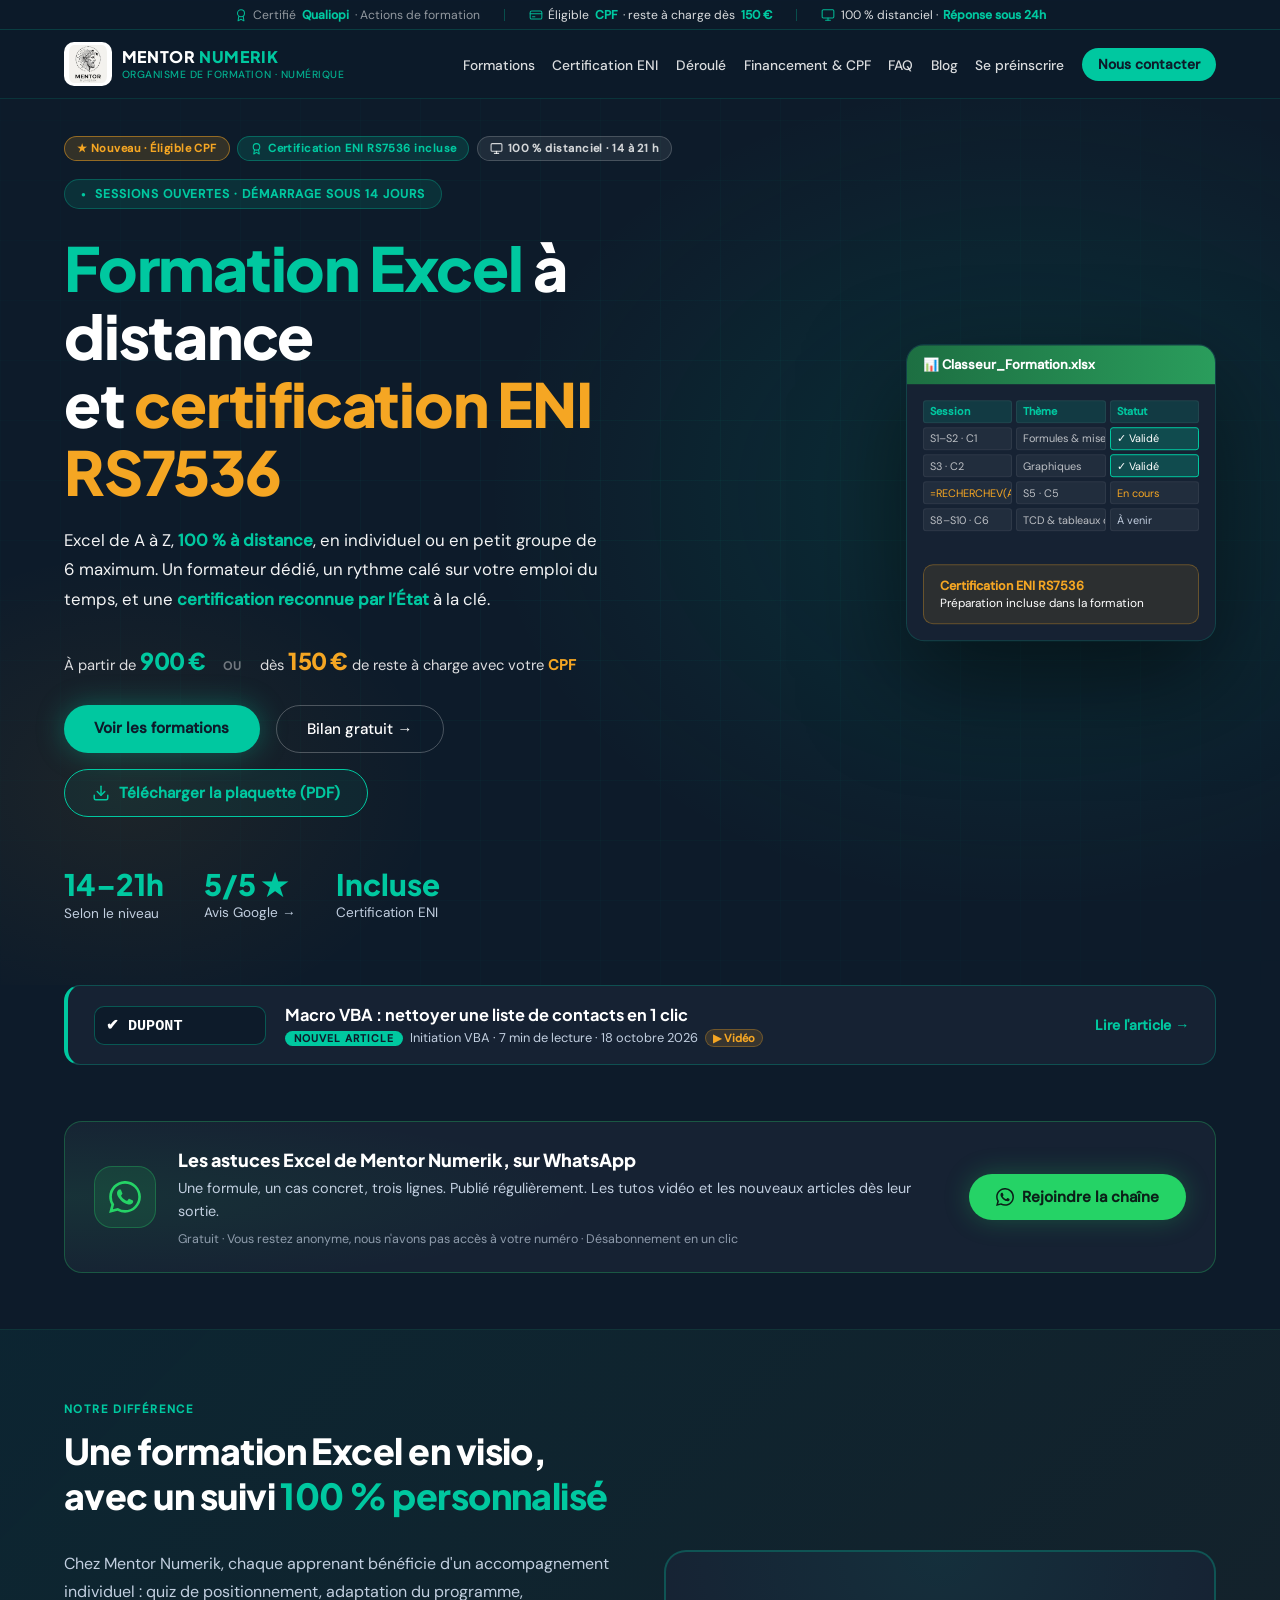
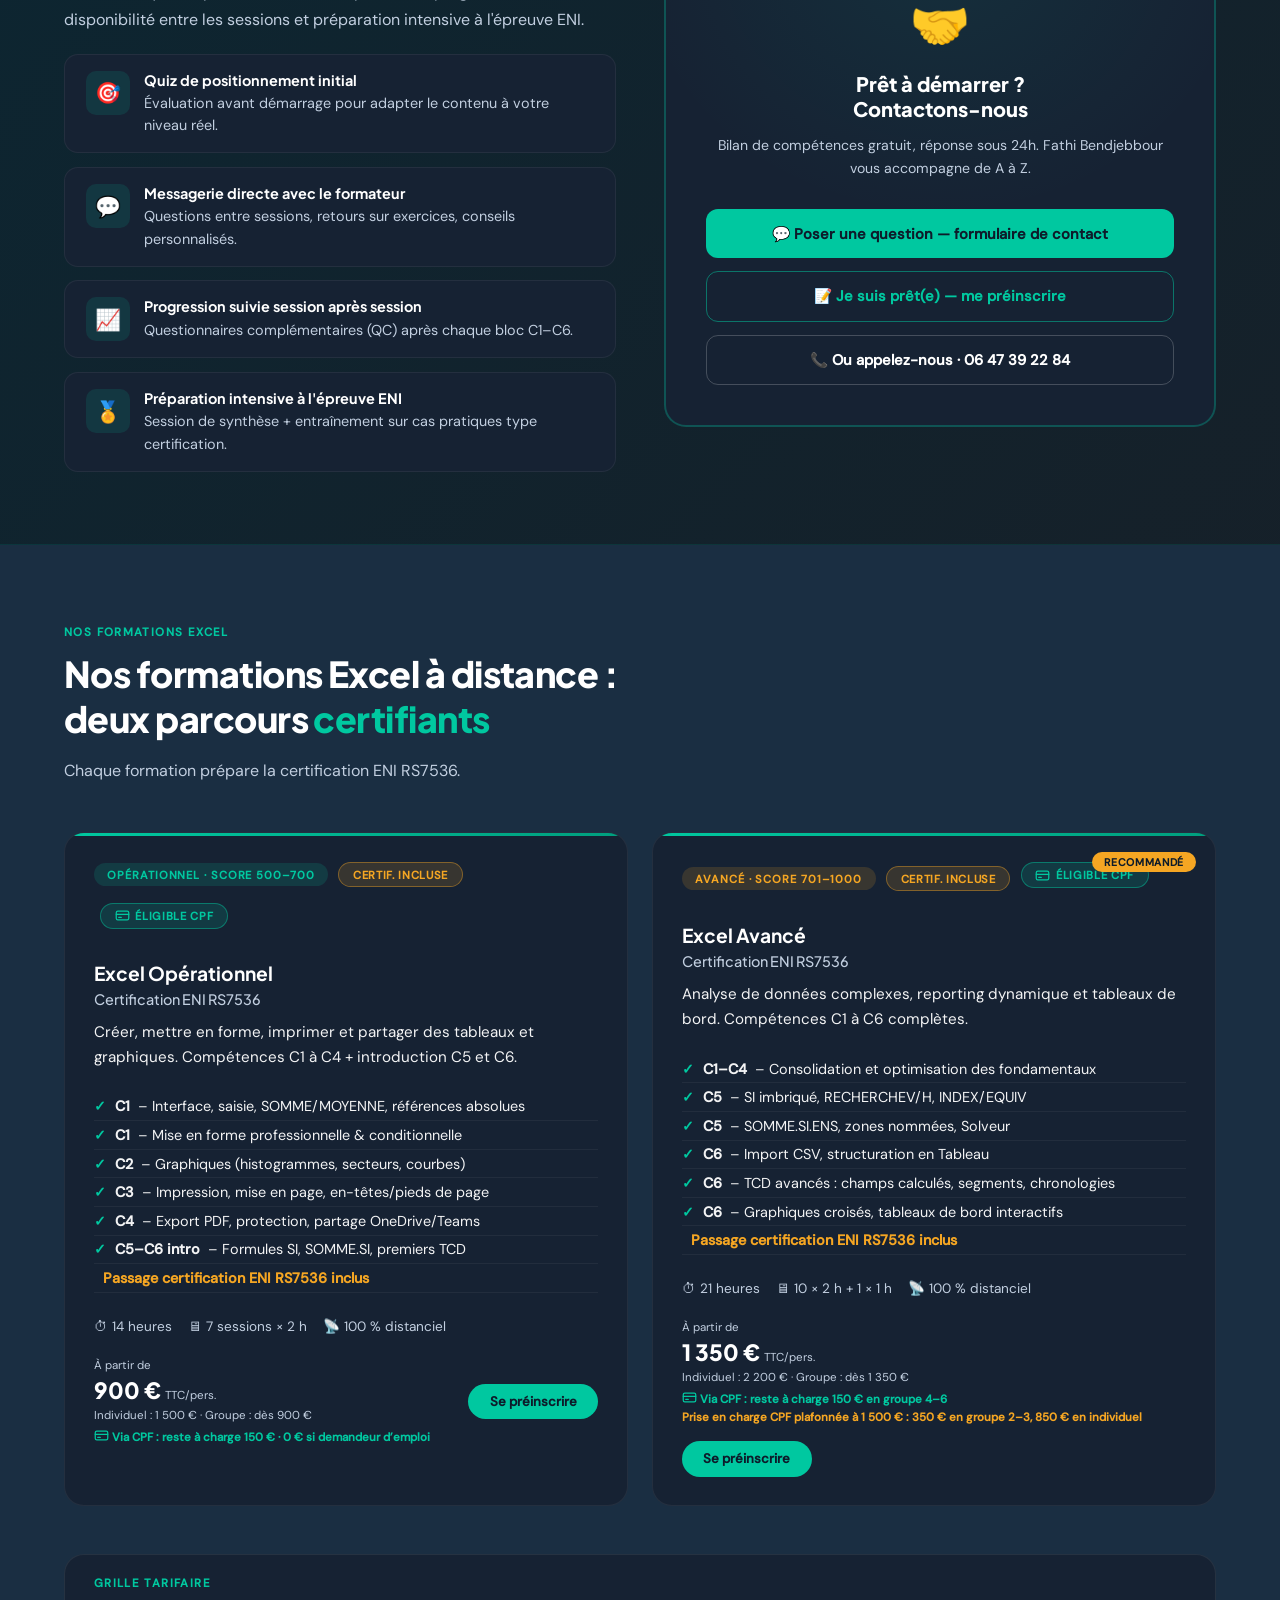
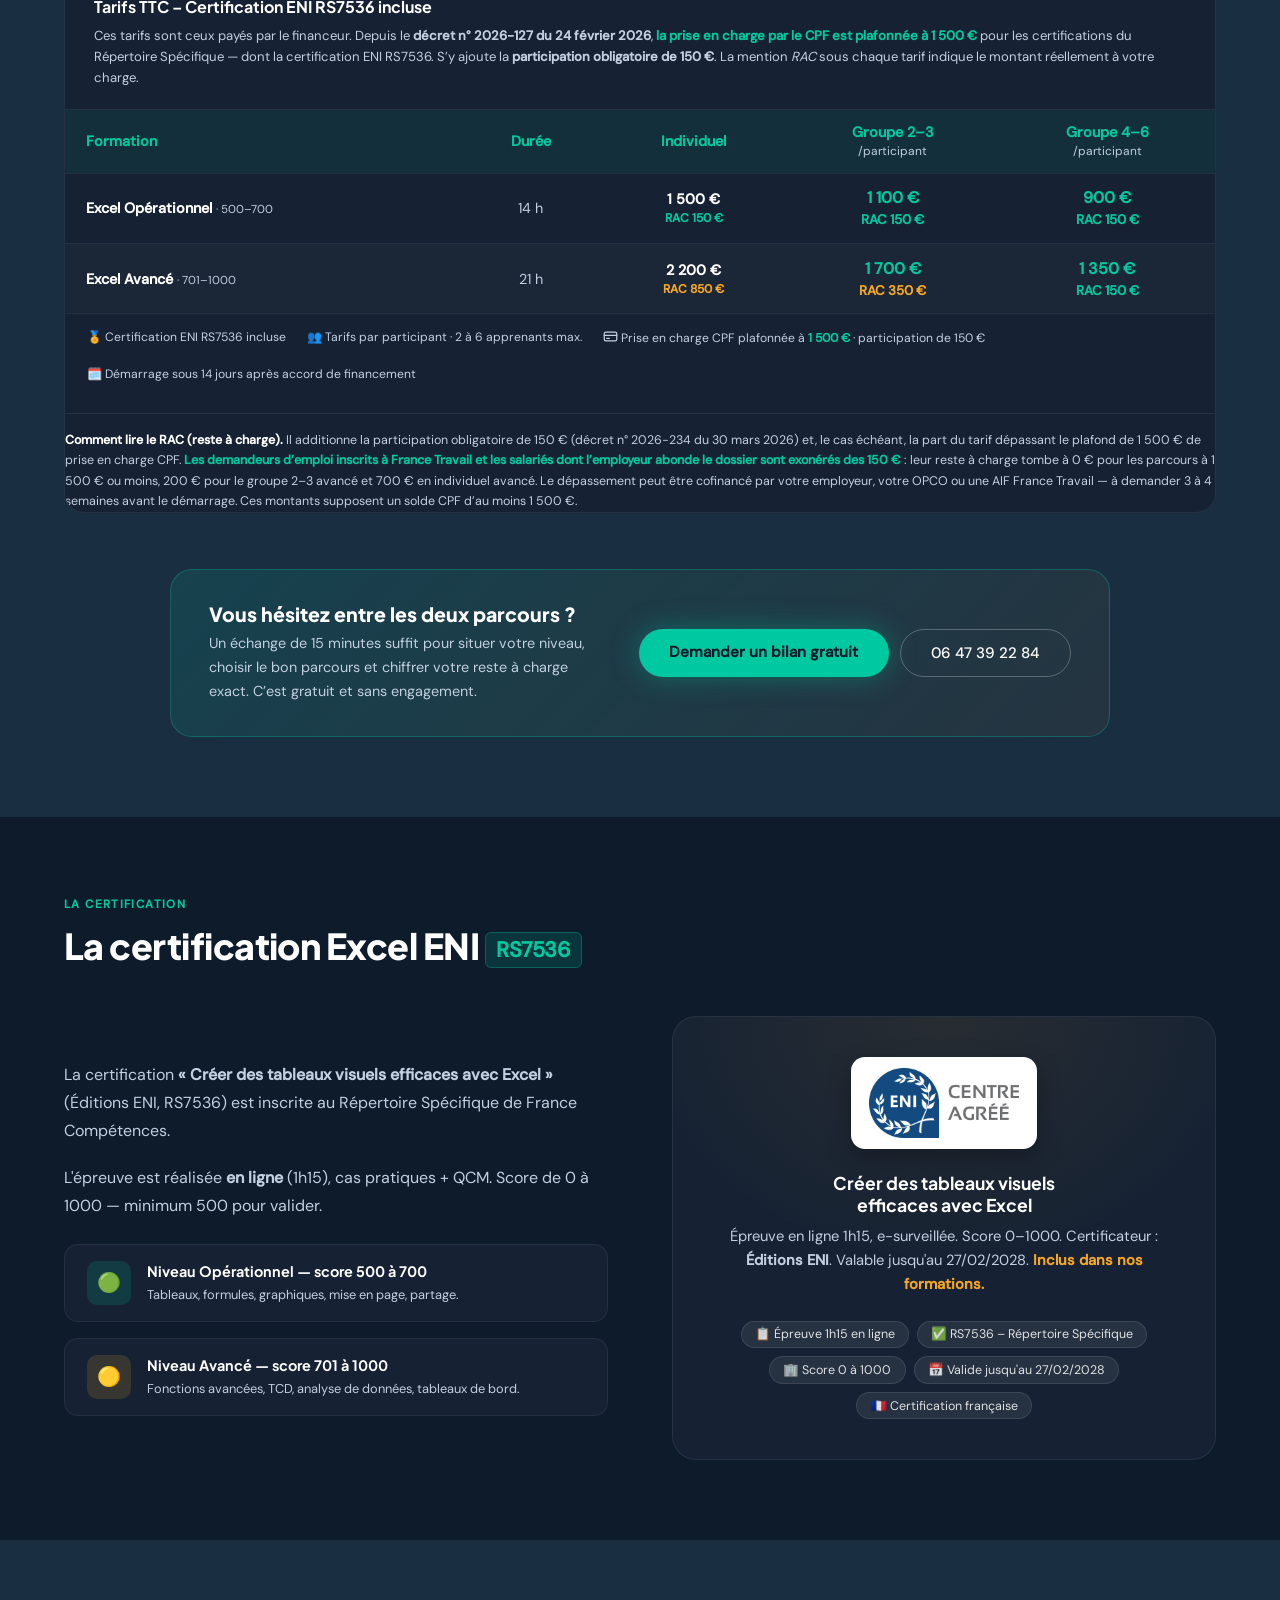
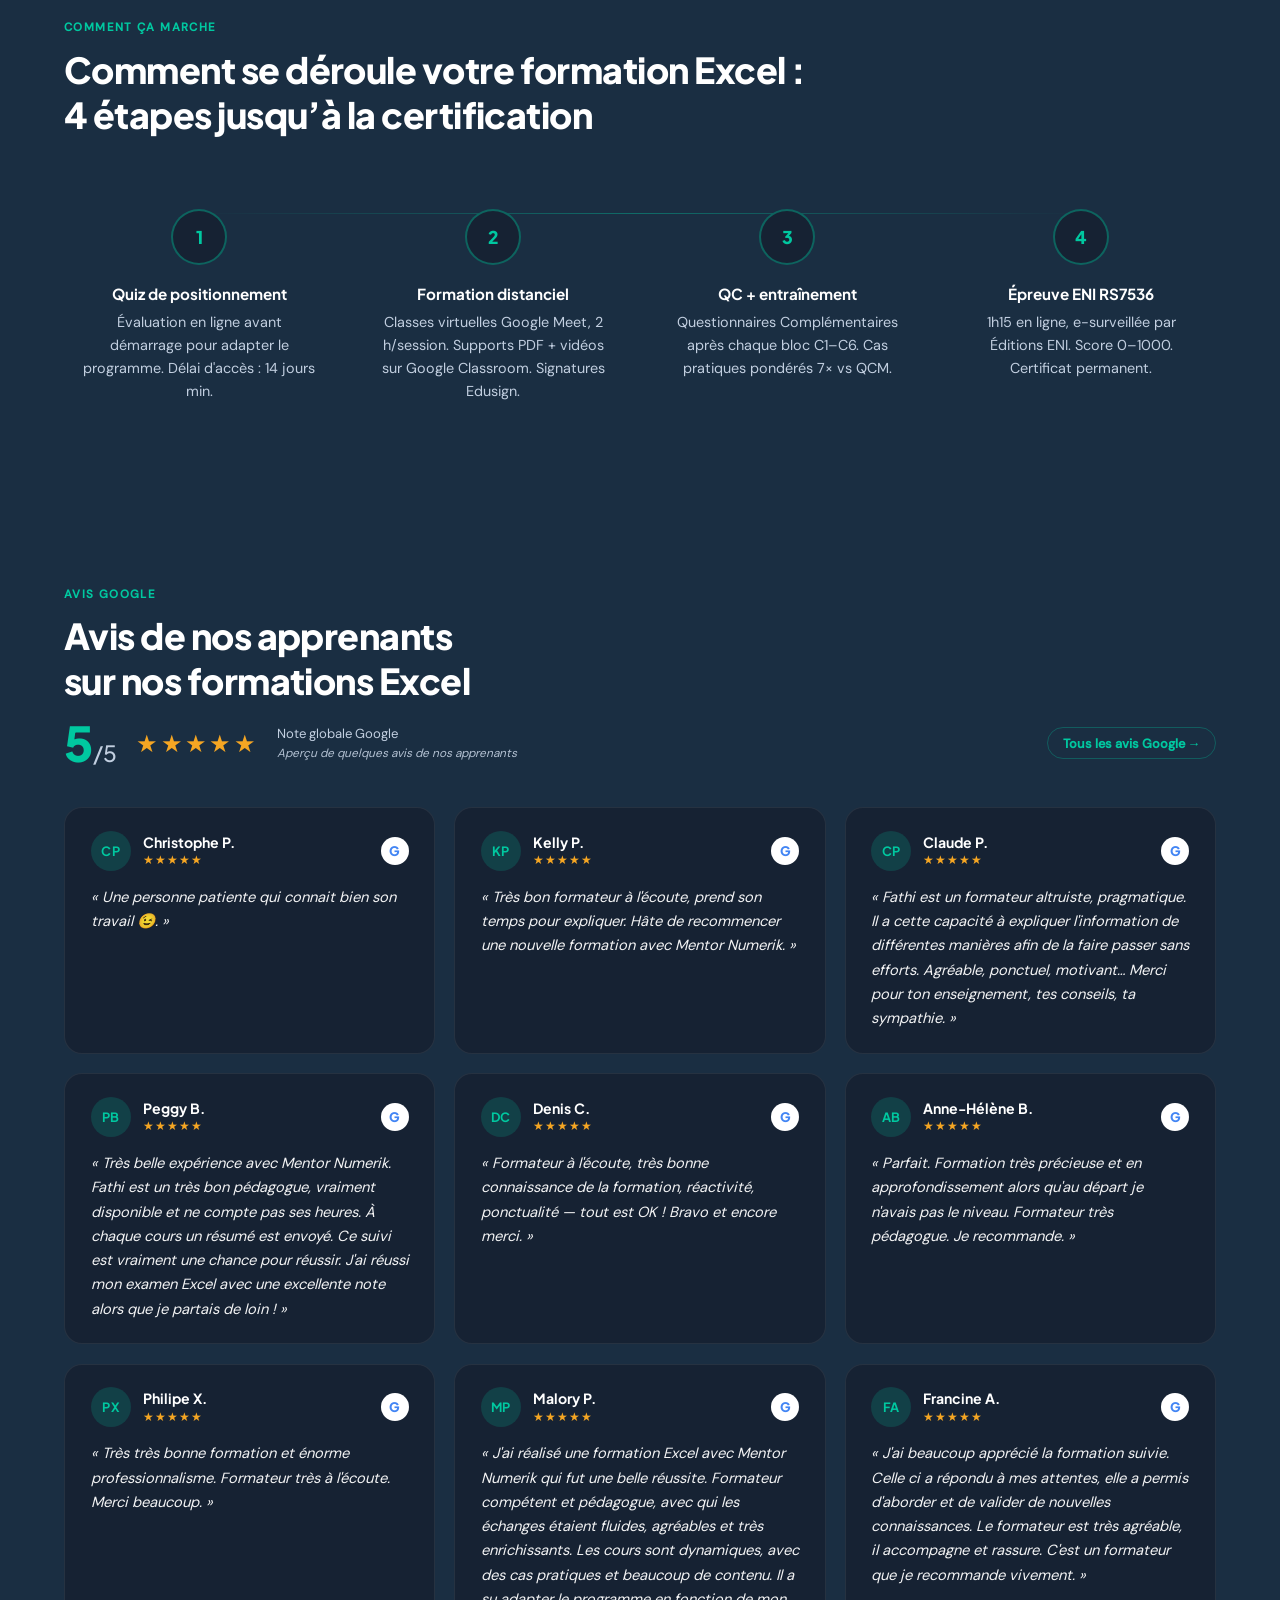
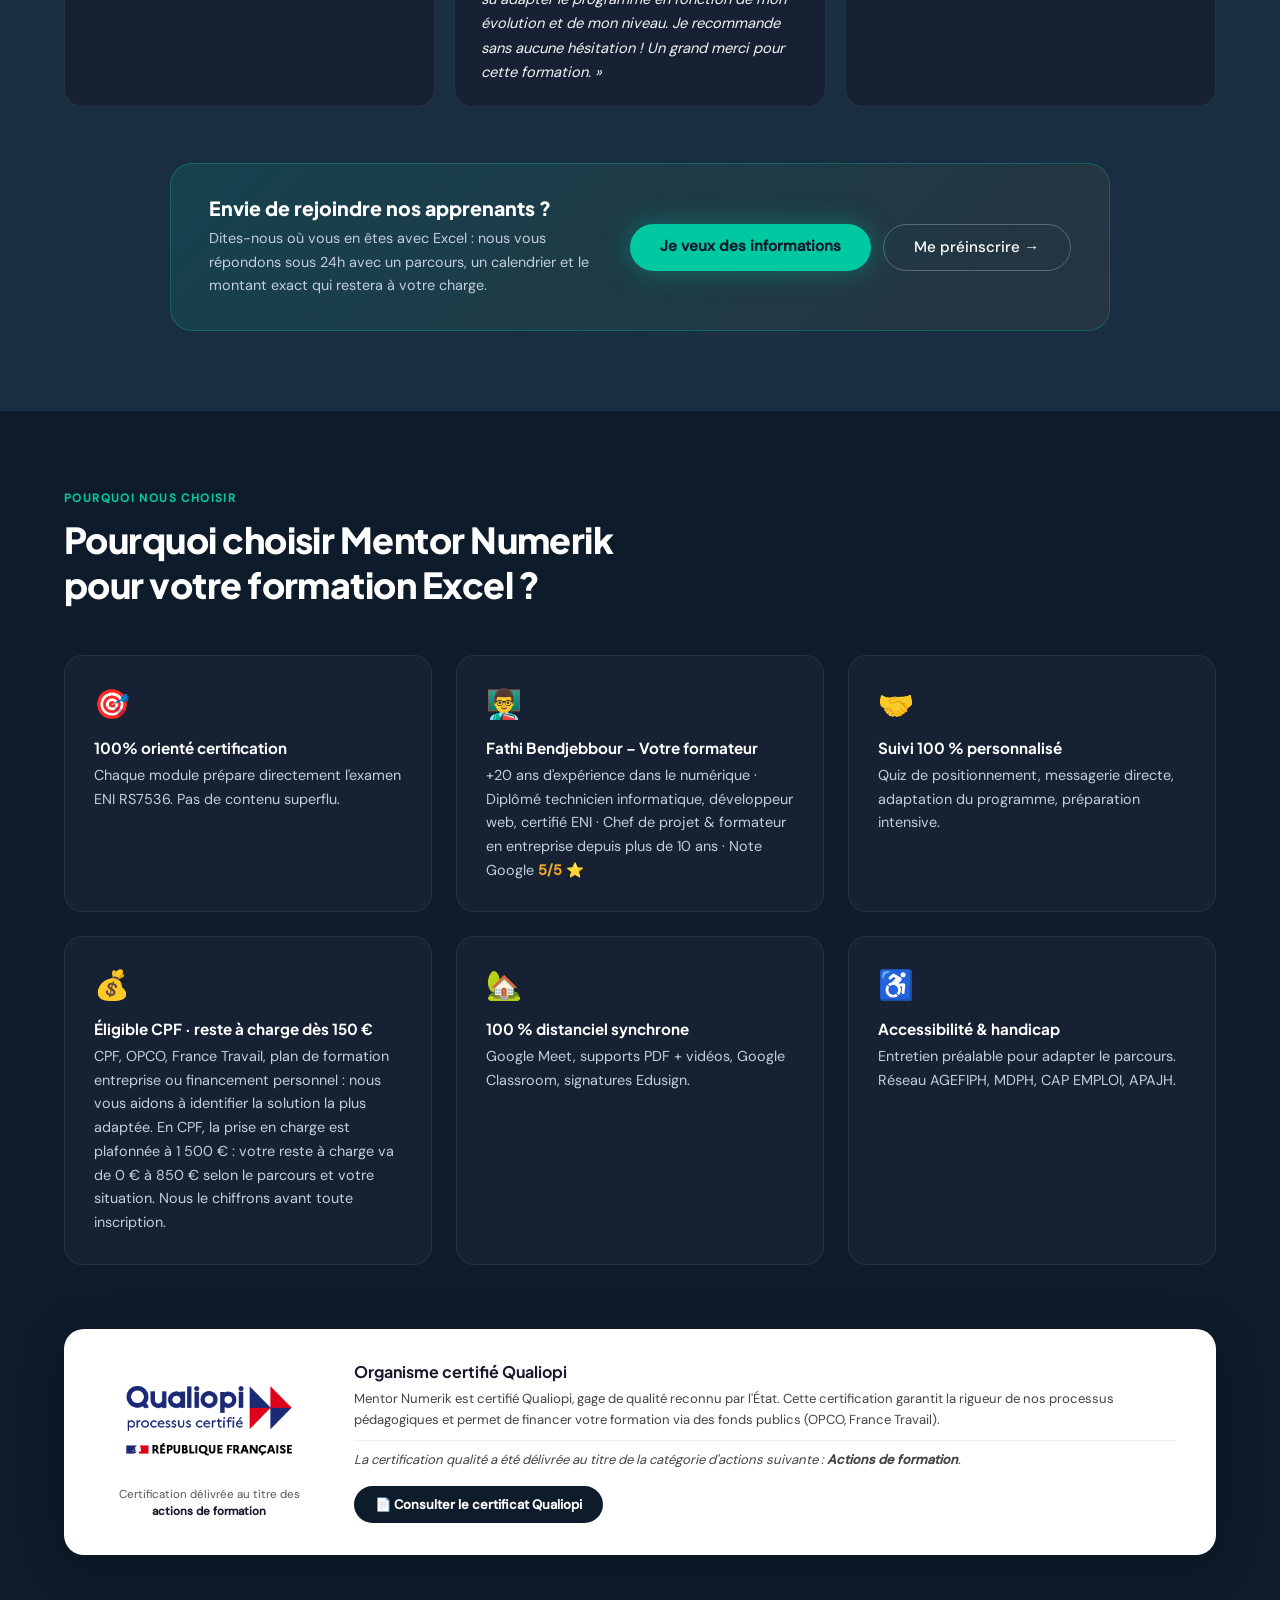
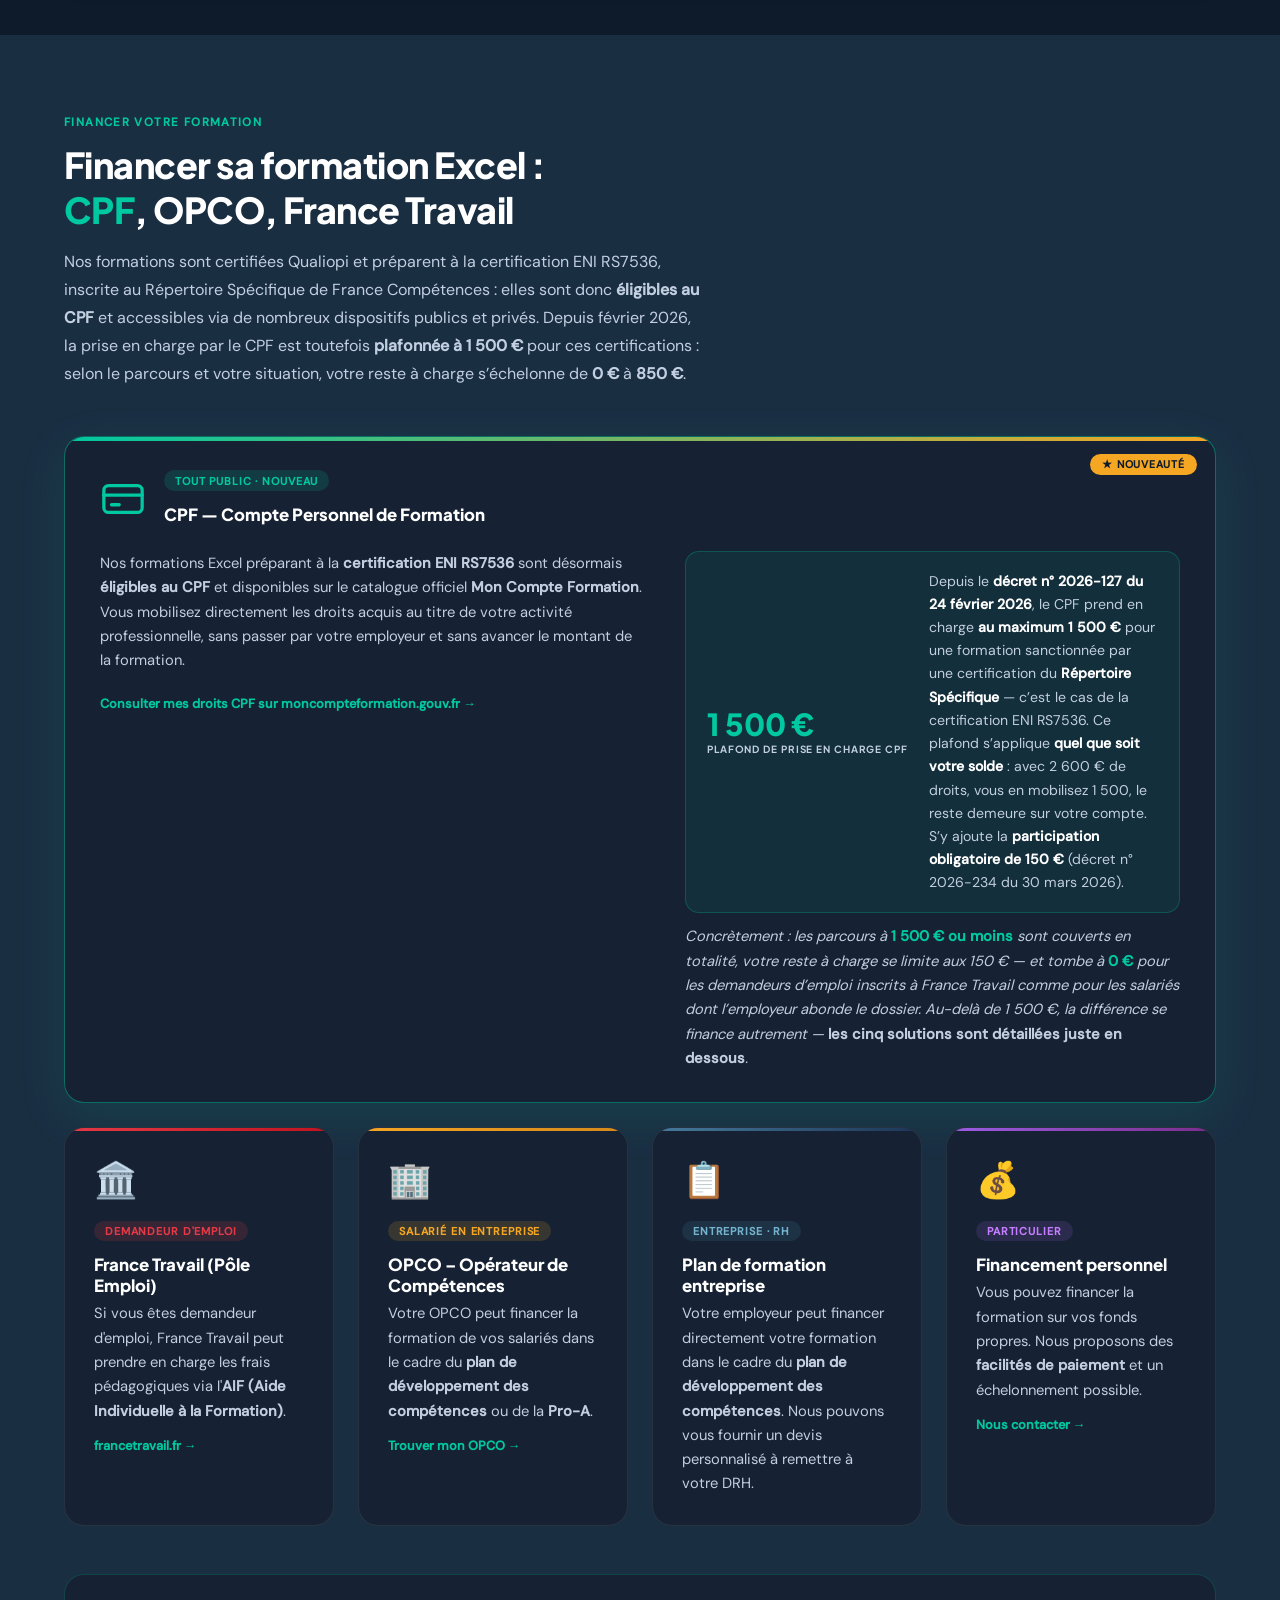
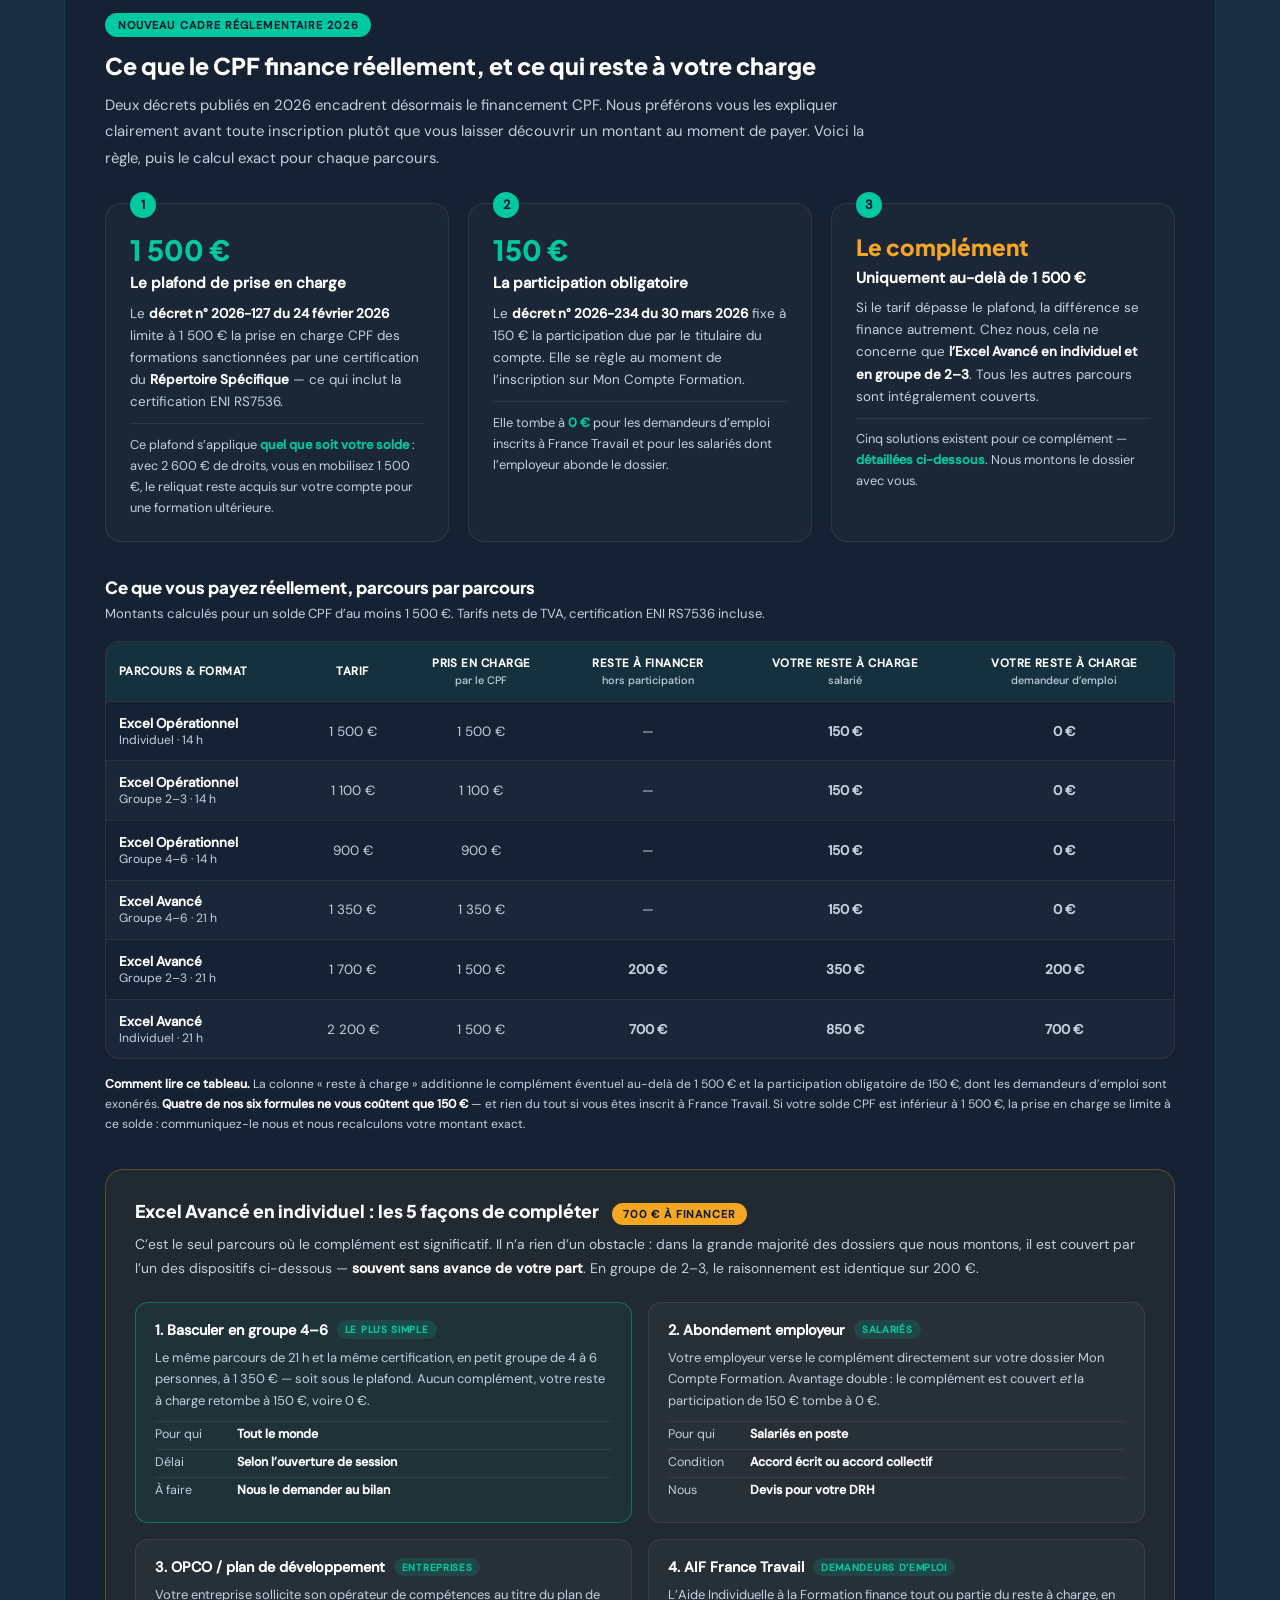
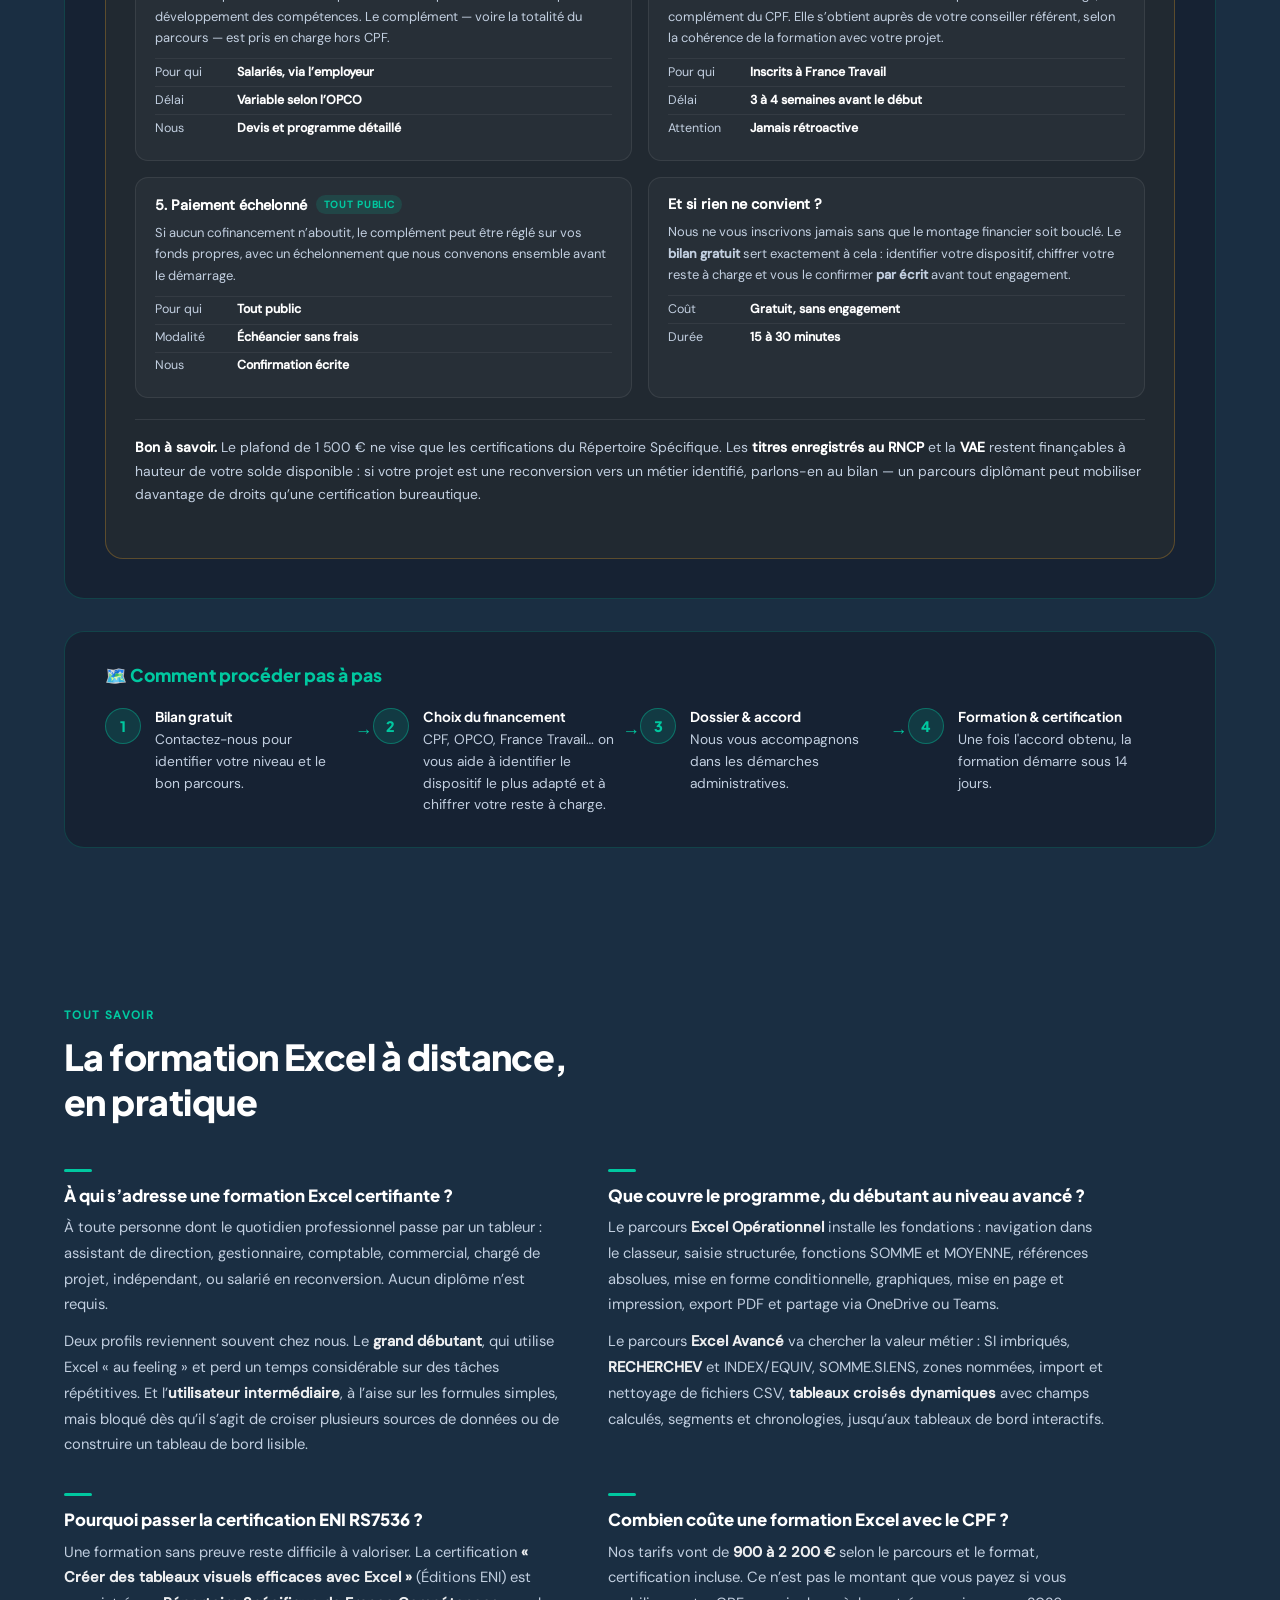
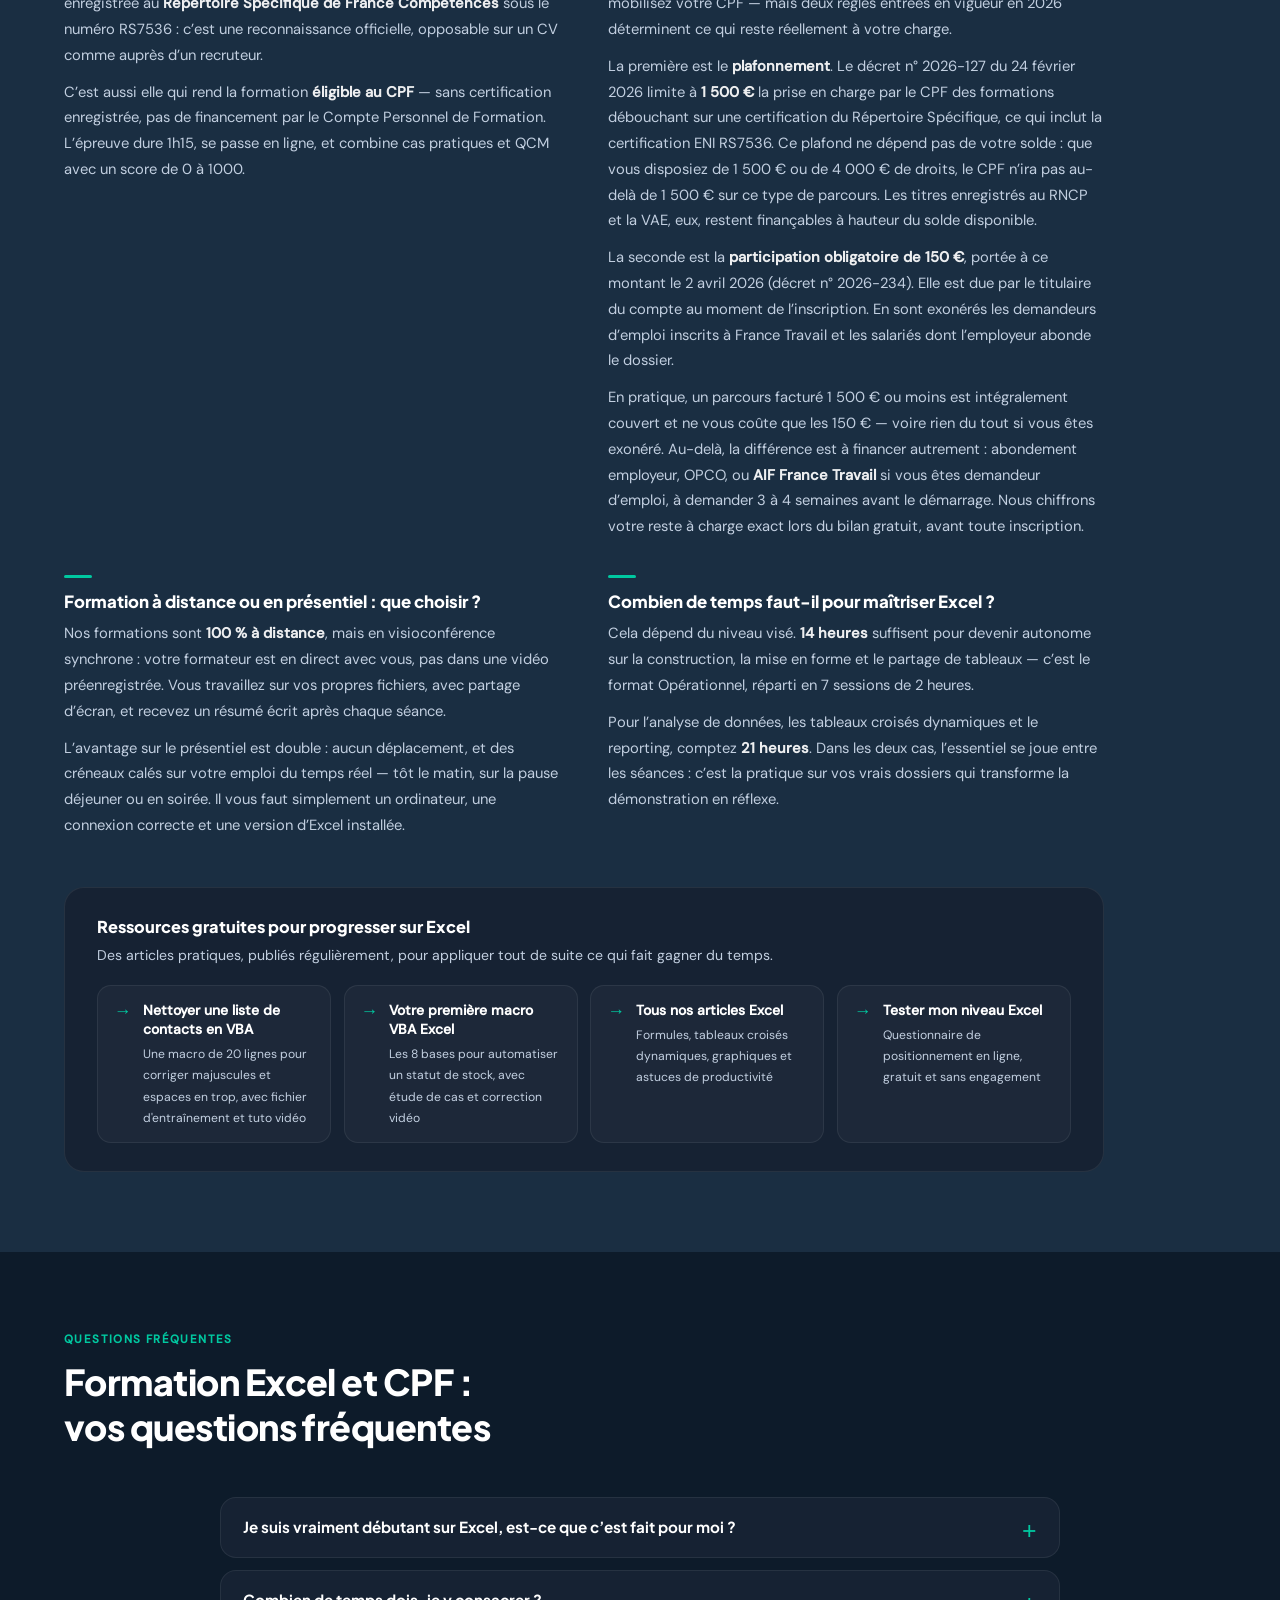
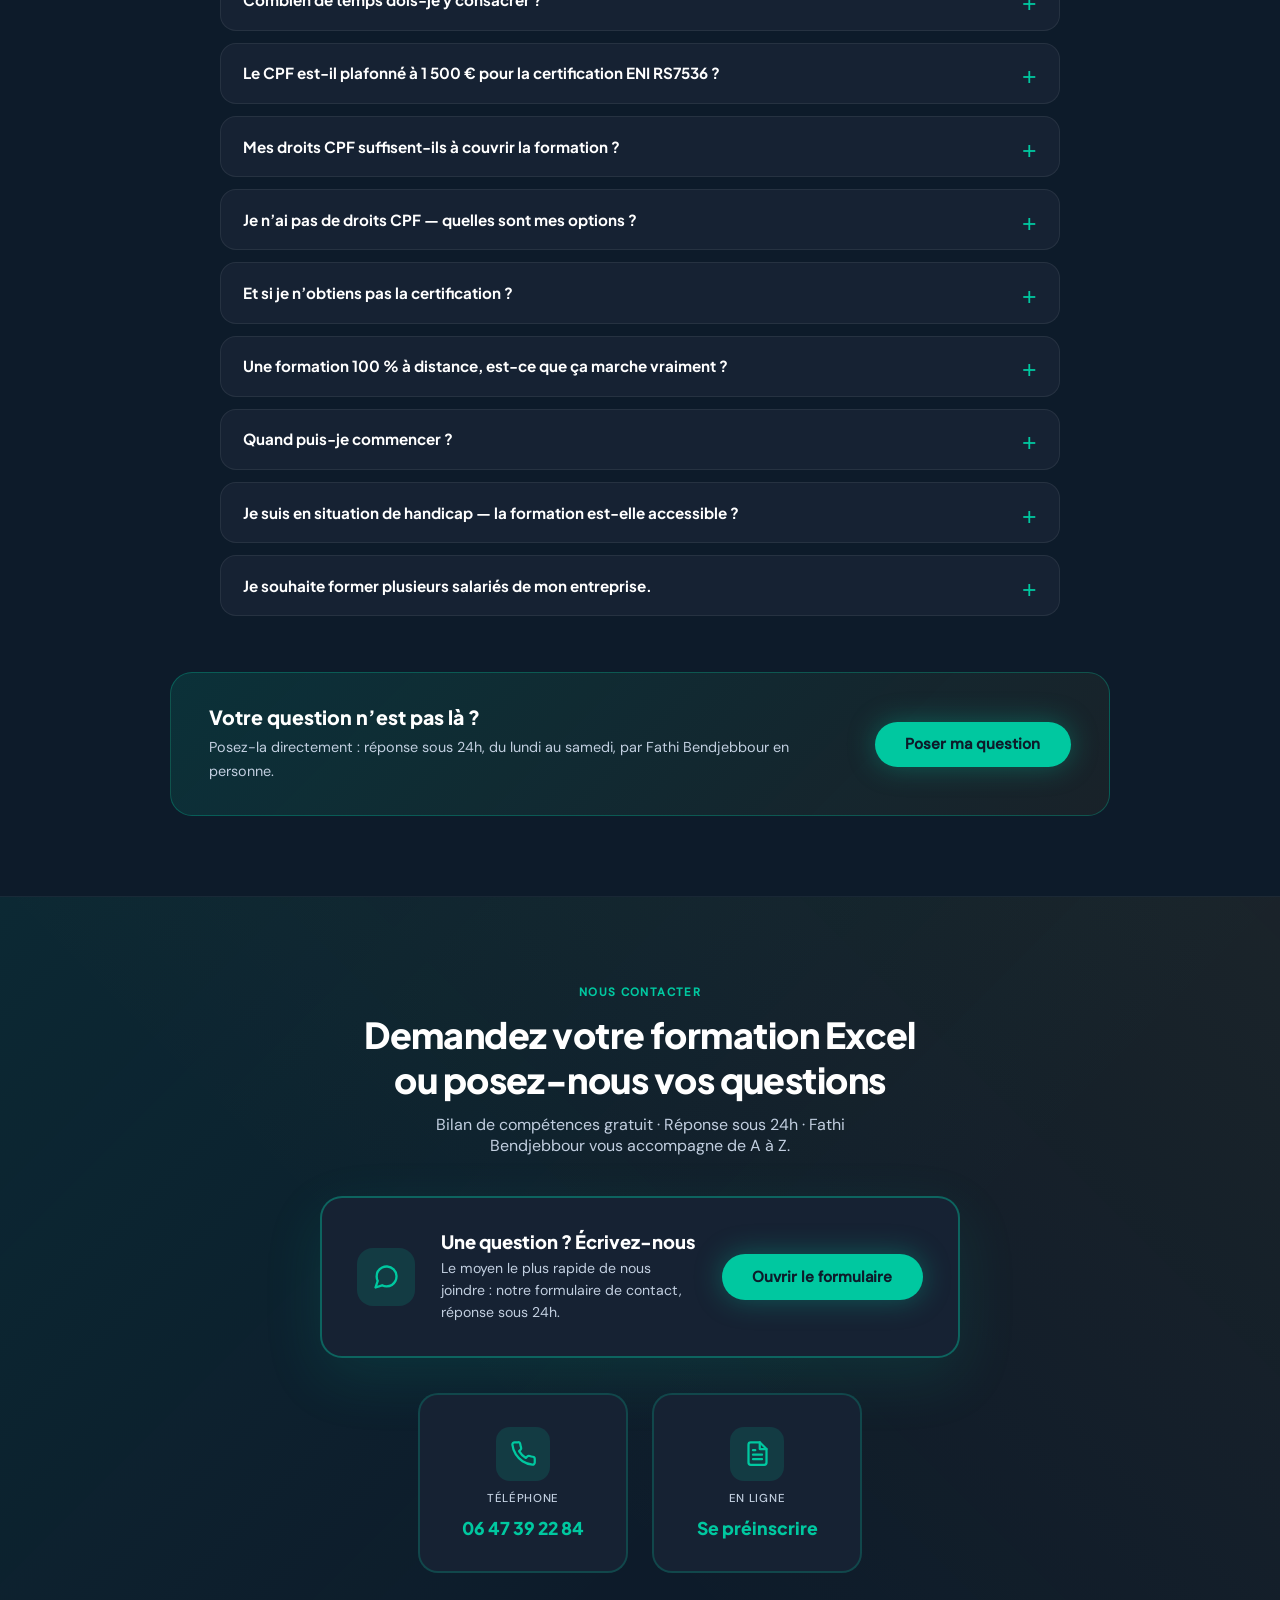
<file: index.html>
<!DOCTYPE html>
<html lang="fr">
<head>
  <link rel="icon" href="/favicon.ico" sizes="any">
  <link rel="icon" type="image/png" sizes="32x32" href="/favicons/favicon-32x32.png">
  <link rel="icon" type="image/png" sizes="16x16" href="/favicons/favicon-16x16.png">
  <link rel="apple-touch-icon" href="/favicons/apple-touch-icon.png">
  <meta charset="UTF-8" />
  <meta name="viewport" content="width=device-width, initial-scale=1.0" />
  <title>Formation Excel à distance éligible CPF | Certification ENI RS7536</title>
  <meta name="robots" content="index, follow, max-snippet:-1, max-image-preview:large, max-video-preview:-1" />
  <meta name="author" content="Fathi Bendjebbour – Mentor Numerik" />
  <meta name="description" content="Formation Excel 100 % à distance, certification ENI RS7536 incluse. Organisme Qualiopi, éligible CPF : reste à charge dès 150 €. Bilan gratuit, réponse sous 24h." />
  <link rel="canonical" href="https://www.mentor-numerik.fr/" />
  <meta property="og:type" content="website" />
  <meta property="og:locale" content="fr_FR" />
  <meta property="og:site_name" content="Mentor Numerik" />
  <meta property="og:title" content="Formation Excel éligible CPF – Certification ENI RS7536" />
  <meta property="og:description" content="Formation Excel 100 % à distance avec certification ENI RS7536 incluse. Éligible CPF : reste à charge dès 150 €. Organisme certifié Qualiopi." />
  <meta property="og:url" content="https://www.mentor-numerik.fr/" />
  <meta property="og:image" content="https://www.mentor-numerik.fr/images/logo-mentor.png" />
  <meta name="twitter:card" content="summary_large_image" />
  <meta name="theme-color" content="#0d1b2a" />
  <script type="application/ld+json">
{
  "@context": "https://schema.org",
  "@graph": [
    {
      "@type": [
        "EducationalOrganization",
        "ProfessionalService"
      ],
      "@id": "https://www.mentor-numerik.fr/#organisation",
      "name": "Mentor Numerik",
      "alternateName": "Mentor Numerik – Formation Excel à distance",
      "url": "https://www.mentor-numerik.fr/",
      "logo": {
        "@type": "ImageObject",
        "url": "https://www.mentor-numerik.fr/images/logo-mentor.png"
      },
      "image": "https://www.mentor-numerik.fr/images/logo-mentor.png",
      "telephone": "+33647392284",
      "email": "contact@mentor-numerik.fr",
      "priceRange": "900 € – 2 200 €",
      "areaServed": {
        "@type": "Country",
        "name": "France"
      },
      "availableLanguage": "fr",
      "founder": {
        "@type": "Person",
        "name": "Fathi Bendjebbour",
        "jobTitle": "Formateur Excel"
      },
      "employee": {
        "@type": "Person",
        "name": "Fathi Bendjebbour",
        "jobTitle": "Formateur Excel certifié"
      },
      "description": "Organisme de formation certifié Qualiopi, spécialisé dans la formation Excel à distance et la préparation à la certification ENI RS7536. Formations éligibles au CPF, 100 % en visioconférence, en individuel ou en groupe de 6 apprenants maximum.",
      "knowsAbout": [
        "Microsoft Excel",
        "Tableaux croisés dynamiques",
        "RECHERCHEV",
        "Formules Excel",
        "Tableaux de bord Excel",
        "Analyse de données",
        "Bureautique",
        "Certification ENI RS7536",
        "Compte Personnel de Formation"
      ],
      "hasCredential": [
        {
          "@type": "EducationalOccupationalCredential",
          "name": "Certification Qualiopi – Actions de formation",
          "identifier": "QUA008921"
        },
        {
          "@type": "EducationalOccupationalCredential",
          "name": "Centre agréé Éditions ENI"
        }
      ],
      "identifier": [
        {
          "@type": "PropertyValue",
          "name": "SIREN",
          "value": "790056626"
        },
        {
          "@type": "PropertyValue",
          "name": "Numéro de déclaration d'activité",
          "value": "11941216294"
        },
        {
          "@type": "PropertyValue",
          "name": "Qualiopi",
          "value": "QUA008921"
        }
      ],
      "contactPoint": {
        "@type": "ContactPoint",
        "telephone": "+33647392284",
        "email": "contact@mentor-numerik.fr",
        "contactType": "Renseignements et inscriptions",
        "areaServed": "FR",
        "availableLanguage": "fr"
      }
    },
    {
      "@type": "WebSite",
      "@id": "https://www.mentor-numerik.fr/#site",
      "url": "https://www.mentor-numerik.fr/",
      "name": "Mentor Numerik",
      "inLanguage": "fr-FR",
      "publisher": {
        "@id": "https://www.mentor-numerik.fr/#organisation"
      }
    },
    {
      "@type": "WebPage",
      "@id": "https://www.mentor-numerik.fr/#webpage",
      "url": "https://www.mentor-numerik.fr/",
      "name": "Formation Excel à distance éligible CPF | Certification ENI RS7536",
      "description": "Formation Excel 100 % à distance, en individuel ou en petit groupe, avec certification ENI RS7536 incluse. Organisme certifié Qualiopi, éligible CPF : reste à charge dès 150 €.",
      "isPartOf": {
        "@id": "https://www.mentor-numerik.fr/#site"
      },
      "about": {
        "@id": "https://www.mentor-numerik.fr/#organisation"
      },
      "inLanguage": "fr-FR"
    },
    {
      "@type": "Course",
      "name": "Formation Excel Opérationnel – Certification ENI RS7536",
      "description": "Formation Excel à distance pour débutants et faux débutants : créer, mettre en forme, imprimer et partager des tableaux et graphiques. Compétences C1 à C4 et introduction aux compétences C5 et C6. 14 heures en visioconférence, certification ENI RS7536 incluse, éligible CPF.",
      "url": "https://www.mentor-numerik.fr/#formations",
      "provider": {
        "@id": "https://www.mentor-numerik.fr/#organisation"
      },
      "inLanguage": "fr-FR",
      "teaches": [
        "Interface et saisie Excel",
        "Fonctions SOMME et MOYENNE",
        "Références absolues",
        "Mise en forme conditionnelle",
        "Graphiques Excel",
        "Mise en page et impression",
        "Export PDF et partage OneDrive"
      ],
      "educationalLevel": "Débutant à avancé",
      "audience": {
        "@type": "EducationalAudience",
        "audienceType": "Salariés, demandeurs d'emploi, indépendants et personnes en reconversion"
      },
      "educationalCredentialAwarded": {
        "@type": "EducationalOccupationalCredential",
        "name": "Certification ENI RS7536 – Créer des tableaux visuels efficaces avec Excel",
        "credentialCategory": "Certification enregistrée au Répertoire Spécifique de France Compétences",
        "recognizedBy": {
          "@type": "Organization",
          "name": "France Compétences"
        }
      },
      "offers": {
        "@type": "Offer",
        "category": "Formation professionnelle continue",
        "price": "900",
        "priceCurrency": "EUR",
        "availability": "https://schema.org/InStock",
        "url": "https://www.mentor-numerik.fr/#formations",
        "eligibleCustomerType": "Éligible au CPF – prise en charge plafonnée à 1 500 € pour les certifications du Répertoire Spécifique (décret n° 2026-127 du 24 février 2026), augmentée de la participation obligatoire de 150 € à la charge du bénéficiaire"
      },
      "hasCourseInstance": {
        "@type": "CourseInstance",
        "courseMode": "online",
        "courseWorkload": "PT14H",
        "courseSchedule": {
          "@type": "Schedule",
          "repeatCount": 7,
          "repeatFrequency": "P1W",
          "duration": "PT2H"
        },
        "instructor": {
          "@type": "Person",
          "name": "Fathi Bendjebbour"
        },
        "location": {
          "@type": "VirtualLocation",
          "url": "https://www.mentor-numerik.fr/"
        },
        "maximumAttendeeCapacity": 6
      }
    },
    {
      "@type": "Course",
      "name": "Formation Excel Avancé – Certification ENI RS7536",
      "description": "Formation Excel à distance de niveau avancé : analyse de données, fonctions de recherche, tableaux croisés dynamiques et tableaux de bord interactifs. Compétences C1 à C6 complètes. 21 heures en visioconférence, certification ENI RS7536 incluse, éligible CPF.",
      "url": "https://www.mentor-numerik.fr/#formations",
      "provider": {
        "@id": "https://www.mentor-numerik.fr/#organisation"
      },
      "inLanguage": "fr-FR",
      "teaches": [
        "SI imbriqués",
        "RECHERCHEV et RECHERCHEH",
        "INDEX et EQUIV",
        "SOMME.SI.ENS",
        "Import et nettoyage de fichiers CSV",
        "Tableaux croisés dynamiques",
        "Segments et chronologies",
        "Tableaux de bord interactifs"
      ],
      "educationalLevel": "Débutant à avancé",
      "audience": {
        "@type": "EducationalAudience",
        "audienceType": "Salariés, demandeurs d'emploi, indépendants et personnes en reconversion"
      },
      "educationalCredentialAwarded": {
        "@type": "EducationalOccupationalCredential",
        "name": "Certification ENI RS7536 – Créer des tableaux visuels efficaces avec Excel",
        "credentialCategory": "Certification enregistrée au Répertoire Spécifique de France Compétences",
        "recognizedBy": {
          "@type": "Organization",
          "name": "France Compétences"
        }
      },
      "offers": {
        "@type": "Offer",
        "category": "Formation professionnelle continue",
        "price": "1350",
        "priceCurrency": "EUR",
        "availability": "https://schema.org/InStock",
        "url": "https://www.mentor-numerik.fr/#formations",
        "eligibleCustomerType": "Éligible au CPF – prise en charge plafonnée à 1 500 € pour les certifications du Répertoire Spécifique (décret n° 2026-127 du 24 février 2026), augmentée de la participation obligatoire de 150 € à la charge du bénéficiaire"
      },
      "hasCourseInstance": {
        "@type": "CourseInstance",
        "courseMode": "online",
        "courseWorkload": "PT21H",
        "courseSchedule": {
          "@type": "Schedule",
          "repeatCount": 11,
          "repeatFrequency": "P1W",
          "duration": "PT2H"
        },
        "instructor": {
          "@type": "Person",
          "name": "Fathi Bendjebbour"
        },
        "location": {
          "@type": "VirtualLocation",
          "url": "https://www.mentor-numerik.fr/"
        },
        "maximumAttendeeCapacity": 6
      }
    },
    {
      "@type": "FAQPage",
      "@id": "https://www.mentor-numerik.fr/#faq",
      "mainEntity": [
        {
          "@type": "Question",
          "name": "Je suis vraiment débutant sur Excel, est-ce que c’est fait pour moi ?",
          "acceptedAnswer": {
            "@type": "Answer",
            "text": "Oui. Le parcours Excel Opérationnel démarre à l’interface, la saisie et les premières formules : aucun prérequis autre que savoir utiliser un ordinateur. Avant toute inscription, un bilan gratuit permet de situer précisément votre niveau et d’écarter le parcours qui ne vous conviendrait pas."
          }
        },
        {
          "@type": "Question",
          "name": "Combien de temps dois-je y consacrer ?",
          "acceptedAnswer": {
            "@type": "Answer",
            "text": "14 heures pour le parcours Opérationnel (7 sessions de 2 h) ou 21 heures pour le parcours Avancé (10 sessions de 2 h + 1 h). Les créneaux sont calés avec vous, en journée ou en soirée. Prévoyez un peu de pratique entre deux sessions : c’est là que les acquis se consolident."
          }
        },
        {
          "@type": "Question",
          "name": "Le CPF est-il plafonné à 1 500 € pour la certification ENI RS7536 ?",
          "acceptedAnswer": {
            "@type": "Answer",
            "text": "Oui. Le décret n° 2026-127 du 24 février 2026 plafonne à 1 500 € la prise en charge par le CPF des formations sanctionnées par une certification enregistrée au Répertoire Spécifique. La certification ENI RS7536 en fait partie. Ce plafond s’applique quel que soit le solde disponible sur votre compte : une personne disposant de 2 600 € de droits ne pourra mobiliser que 1 500 €, le reliquat demeurant sur son compte pour une formation ultérieure. Les titres enregistrés au RNCP et la VAE ne sont pas concernés par ce plafond."
          }
        },
        {
          "@type": "Question",
          "name": "Mes droits CPF suffisent-ils à couvrir la formation ?",
          "acceptedAnswer": {
            "@type": "Answer",
            "text": "Deux règles se combinent. D’abord, la prise en charge par le CPF est plafonnée à 1 500 € pour les certifications du Répertoire Spécifique, dont la certification ENI RS7536 (décret n° 2026-127 du 24 février 2026) : au-delà de ce montant, un solde plus élevé ne change rien. Ensuite, une participation obligatoire de 150 € reste due par le titulaire. Concrètement, il vous faut 1 500 € de droits disponibles pour mobiliser le plafond ; si le tarif de la formation dépasse 1 500 €, la différence est à votre charge ou peut être cofinancée par votre employeur, votre OPCO ou France Travail. Consultez votre solde sur moncompteformation.gouv.fr et communiquez-le nous : nous chiffrons votre reste à charge exact."
          }
        },
        {
          "@type": "Question",
          "name": "Je n’ai pas de droits CPF — quelles sont mes options ?",
          "acceptedAnswer": {
            "@type": "Answer",
            "text": "Plusieurs dispositifs existent selon votre situation : l’ AIF de France Travail si vous êtes demandeur d’emploi, votre OPCO ou le plan de développement des compétences si vous êtes salarié, un financement direct par votre employeur, ou un financement personnel échelonné . Nous vous aidons à identifier le bon dispositif et à monter le dossier."
          }
        },
        {
          "@type": "Question",
          "name": "Et si je n’obtiens pas la certification ?",
          "acceptedAnswer": {
            "@type": "Answer",
            "text": "L’épreuve ENI RS7536 se passe en ligne (1h15) et est notée sur 1000 points, avec un seuil de validation à 500 . Nous ne vous présentons à l’examen que lorsque les tests blancs montrent que le niveau est atteint — c’est tout l’intérêt du suivi individualisé. Si malgré tout le résultat n’est pas au rendez-vous, contactez-nous : nous étudions avec vous les conditions d’une nouvelle présentation."
          }
        },
        {
          "@type": "Question",
          "name": "Une formation 100 % à distance, est-ce que ça marche vraiment ?",
          "acceptedAnswer": {
            "@type": "Answer",
            "text": "Il ne s’agit pas d’e-learning en autonomie. Chaque session est une visio en direct avec votre formateur , en individuel ou en groupe de 6 maximum, avec partage d’écran et exercices sur vos propres fichiers. Un résumé écrit vous est envoyé après chaque séance. Vous n’avez besoin que d’un ordinateur, d’une connexion internet et d’Excel."
          }
        },
        {
          "@type": "Question",
          "name": "Quand puis-je commencer ?",
          "acceptedAnswer": {
            "@type": "Answer",
            "text": "La formation démarre sous 14 jours une fois l’accord de financement obtenu. Les sessions étant limitées à 6 participants , mieux vaut anticiper : plus tôt le dossier est lancé, plus vous avez de latitude sur les créneaux."
          }
        },
        {
          "@type": "Question",
          "name": "Je suis en situation de handicap — la formation est-elle accessible ?",
          "acceptedAnswer": {
            "@type": "Answer",
            "text": "Signalez-le nous en amont : nous étudions avec vous les adaptations possibles (rythme des séances, format des supports, conditions de passage de l’examen) et vous orientons si besoin vers les relais spécialisés. Contact référent : Fathi Bendjebbour — 06 47 39 22 84."
          }
        },
        {
          "@type": "Question",
          "name": "Je souhaite former plusieurs salariés de mon entreprise.",
          "acceptedAnswer": {
            "@type": "Answer",
            "text": "C’est possible dès 2 participants, avec des tarifs dégressifs par personne (jusqu’à 6 apprenants par session). Nous établissons un devis personnalisé à remettre à votre service RH et vous accompagnons dans la demande de prise en charge auprès de votre OPCO."
          }
        }
      ]
    }
  ]
}
  </script>
  <!-- Polices auto-hébergées : aucun appel aux serveurs Google, aucune IP transmise (RGPD) -->
  <link rel="preload" href="/fonts/plus-jakarta-sans-latin-800-normal.woff2" as="font" type="font/woff2" crossorigin />
  <link rel="preload" href="/fonts/dm-sans-latin-400-normal.woff2" as="font" type="font/woff2" crossorigin />
  <link rel="stylesheet" href="/fonts/fonts.css" />
  <style>
    :root {
      --navy:    #0d1b2a;
      --ink:     #1a2e42;
      --teal:    #00c8a0;
      --teal-dk: #009e7e;
      --amber:   #f5a623;
      --white:   #ffffff;
      --muted:   #c2cfe0;
      --card-bg: #162233;
    }
    *, *::before, *::after { box-sizing: border-box; margin: 0; padding: 0; }
    html { scroll-behavior: smooth; }
    body { font-family: "DM Sans", sans-serif; background: var(--navy); color: var(--white); overflow-x: hidden; }
    .top-reassurance {
      background: rgba(13,27,42,.98);
      backdrop-filter: blur(16px);
      -webkit-backdrop-filter: blur(16px);
      border-bottom: 1px solid rgba(0,200,160,.2);
      padding: .4rem 5%;
      display: flex;
      align-items: center;
      justify-content: center;
      gap: 1.5rem;
      flex-wrap: nowrap;
      overflow: hidden;
      font-size: .76rem;
      color: rgba(255,255,255,.85);
      position: fixed;
      top: 0; left: 0; right: 0;
      z-index: 101;
      height: 30px;
    }
    .top-reassurance span {
      display: flex;
      align-items: center;
      gap: .35rem;
      white-space: nowrap;
      flex-shrink: 0;
    }
    .top-reassurance strong { color: var(--teal); }
    .top-reassurance .sep {
      width: 1px; height: 12px;
      background: rgba(0,200,160,.3);
      flex-shrink: 0;
    }
    .top-reassurance .tr-ico { width: 14px; height: 14px; stroke: var(--teal); fill: none; stroke-width: 1.8; stroke-linecap: round; stroke-linejoin: round; flex-shrink: 0; opacity: .9; }
    .top-reassurance .tr-detail { color: rgba(255,255,255,.55); }
    @media (max-width: 860px) { .top-reassurance .tr-detail { display: none; } }
    @media (max-width: 600px) {
      .top-reassurance { font-size: .7rem; gap: .8rem; height: 26px; padding: 0 4%; }
      .top-reassurance .sep { display: none; }
      .top-reassurance .tr-hide-mobile { display: none; }
      .top-reassurance .tr-ico { width: 12px; height: 12px; }
    }
    nav {
      position: fixed; top: 30px; left: 0; right: 0; z-index: 100;
      display: flex; align-items: center; justify-content: space-between;
      padding: .75rem 5%;
      background: rgba(13,27,42,.95); backdrop-filter: blur(16px);
      border-bottom: 1px solid rgba(0,200,160,.15);
    }
    @media (max-width: 600px) {
      nav { top: 26px; padding: .6rem 4%; }
    }
    .nav-logo {
      display: flex; align-items: center; gap: .6rem;
      text-decoration: none; flex-shrink: 0;
    }
    .nav-logo img {
      height: 44px; width: auto;
      border-radius: 10px;
      background: white;
      padding: 3px 5px;
      object-fit: contain;
    }
    @media (max-width: 600px) {
      .nav-logo img { height: 36px; }
      .nav-logo { gap: .45rem; }
    }
    .nav-logo-info {
      display: flex;
      flex-direction: column;
      gap: .1rem;
    }
    .nav-brand-text {
      font-family: "Plus Jakarta Sans", sans-serif;
      font-weight: 800;
      font-size: 1rem;
      letter-spacing: .04em;
      color: var(--white);
      white-space: nowrap;
      line-height: 1.2;
    }
    .nav-brand-text span { color: var(--teal); }
    .nav-brand-sub {
      font-size: .65rem;
      color: var(--teal);
      font-weight: 500;
      letter-spacing: .05em;
      text-transform: uppercase;
      white-space: nowrap;
      opacity: .85;
    }
    @media (max-width: 600px) {
      .nav-brand-text { font-size: .8rem; }
      .nav-brand-sub { display: none; }
    }
    .nav-links { list-style: none; display: flex; gap: 1.8rem; align-items: center; }
    .nav-links a { color: rgba(255,255,255,.85); text-decoration: none; font-size: .94rem; font-weight: 500; transition: color .2s; }
    .nav-links a:hover { color: var(--teal); }
    .nav-cta { background: var(--teal) !important; color: var(--navy) !important; padding: .5rem 1.3rem; border-radius: 50px; font-weight: 700 !important; transition: background .2s !important; }
    .nav-cta:hover { background: var(--teal-dk) !important; }
    .nav-qualiopi { height: 38px; width: auto; flex-shrink: 0; }
    .hamburger {
      display: none;
      background: none; border: none; cursor: pointer;
      padding: .5rem;
      width: 44px; height: 44px;
      align-items: center; justify-content: center;
      flex-direction: column;
      flex-shrink: 0;
      position: relative; z-index: 102;
    }
    .hamburger span { display: block; width: 24px; height: 2px; background: var(--white); margin: 3px 0; border-radius: 2px; transition: .3s; }
    .hamburger.is-open span:nth-child(1) { transform: translateY(8px) rotate(45deg); }
    .hamburger.is-open span:nth-child(2) { opacity: 0; }
    .hamburger.is-open span:nth-child(3) { transform: translateY(-8px) rotate(-45deg); }
    .hero {
      min-height: 100vh; display: flex; align-items: center;
      padding: 8.5rem 5% 4rem; position: relative; overflow: hidden;
    }
    .hero-bg {
      position: absolute; inset: 0; z-index: 0;
      background: radial-gradient(ellipse 60% 60% at 80% 50%, rgba(0,200,160,.12) 0%, transparent 70%),
                  radial-gradient(ellipse 40% 40% at 10% 80%, rgba(245,166,35,.07) 0%, transparent 60%);
    }
    .grid-lines {
      position: absolute; inset: 0; z-index: 0;
      background-image: linear-gradient(rgba(0,200,160,.05) 1px, transparent 1px), linear-gradient(90deg, rgba(0,200,160,.05) 1px, transparent 1px);
      background-size: 60px 60px;
      mask-image: radial-gradient(ellipse 80% 80% at 50% 50%, black 0%, transparent 100%);
    }
    .hero-content { position: relative; z-index: 1; max-width: 660px; }
    .hero-of-badges {
      display: flex;
      gap: .45rem;
      flex-wrap: wrap;
      margin-bottom: 1.1rem;
      animation: fadeUp .6s ease both;
    }
    .of-badge {
      display: inline-flex;
      align-items: center;
      gap: .32rem;
      padding: .28rem .75rem;
      border-radius: 50px;
      font-size: .7rem;
      font-weight: 700;
      letter-spacing: .04em;
    }
    .of-badge-qualiopi {
      background: rgba(0,200,160,.15);
      border: 1px solid rgba(0,200,160,.35);
      color: var(--teal);
    }
    .of-badge-formation {
      background: rgba(255,255,255,.08);
      border: 1px solid rgba(255,255,255,.18);
      color: rgba(255,255,255,.8);
    }
    .of-badge-new {
      background: rgba(245,166,35,.16);
      border: 1px solid rgba(245,166,35,.5);
      color: var(--amber);
    }
    .of-badge svg { width: 13px; height: 13px; stroke: currentColor; fill: none; stroke-width: 2; stroke-linecap: round; stroke-linejoin: round; flex-shrink: 0; }
    .hero-price {
      display: flex; align-items: baseline; flex-wrap: wrap; gap: .45rem 1.1rem;
      margin-bottom: 1.9rem; font-size: .92rem; color: rgba(255,255,255,.85);
      animation: fadeUp .7s .25s ease both;
    }
    .hero-price b { font-family: "Plus Jakarta Sans", sans-serif; font-size: 1.45rem; font-weight: 800; color: var(--teal); letter-spacing: -.02em; }
    .hero-price b.amber { color: var(--amber); }
    .hero-price .hp-or { font-size: .74rem; font-weight: 700; letter-spacing: .1em; text-transform: uppercase; color: rgba(255,255,255,.4); }
    @media (max-width: 600px) {
      .of-badge { font-size: .65rem; padding: .24rem .65rem; }
      .hero-of-badges { gap: .38rem; margin-bottom: .9rem; }
      .hero-price { gap: .3rem .8rem; font-size: .85rem; margin-bottom: 1.5rem; }
      .hero-price b { font-size: 1.25rem; }
    }
    .badge {
      display: inline-flex; align-items: center; gap: .5rem;
      background: rgba(0,200,160,.12); border: 1px solid rgba(0,200,160,.3);
      color: var(--teal); padding: .38rem 1rem; border-radius: 50px;
      font-size: .76rem; font-weight: 700; letter-spacing: .08em; text-transform: uppercase;
      margin-bottom: 1.5rem; animation: fadeUp .6s ease both;
    }
    .badge::before { content: "●"; font-size: .5rem; animation: pulse 2s infinite; }
    @keyframes pulse { 0%,100% { opacity:1 } 50% { opacity:.3 } }
    h1 {
      font-family: "Plus Jakarta Sans", sans-serif;
      font-size: clamp(2.3rem, 4.8vw, 3.8rem);
      font-weight: 800; line-height: 1.12; letter-spacing: -.02em; margin-bottom: 1.3rem;
      animation: fadeUp .7s .1s ease both;
    }
    h1 .accent { color: var(--teal); }
    h1 .amber  { color: var(--amber); }
    .hero-sub { font-size: 1.05rem; color: rgba(255,255,255,.95); line-height: 1.75; max-width: 540px; margin-bottom: 2rem; animation: fadeUp .7s .2s ease both; }
    .hero-actions { display: flex; gap: 1rem; flex-wrap: wrap; animation: fadeUp .7s .3s ease both; }
    .btn-primary {
      background: var(--teal); color: var(--navy); padding: .8rem 1.9rem; border-radius: 50px;
      font-weight: 700; font-size: .95rem; text-decoration: none;
      transition: background .2s, transform .15s, box-shadow .2s; box-shadow: 0 0 28px rgba(0,200,160,.35);
    }
    .btn-primary:hover { background: var(--teal-dk); transform: translateY(-2px); box-shadow: 0 0 44px rgba(0,200,160,.5); }
    .btn-ghost {
      border: 1.5px solid rgba(255,255,255,.25); color: var(--white); padding: .8rem 1.9rem; border-radius: 50px;
      font-weight: 500; font-size: .95rem; text-decoration: none; transition: border-color .2s, background .2s;
    }
    .btn-ghost:hover { border-color: var(--teal); background: rgba(0,200,160,.08); }
    .btn-download {
      display: inline-flex; align-items: center; gap: .55rem;
      border: 1.5px solid var(--teal); color: var(--teal);
      background: rgba(0,200,160,.06);
      padding: .8rem 1.7rem; border-radius: 50px;
      font-weight: 600; font-size: .95rem; text-decoration: none;
      transition: background .2s, color .2s, transform .15s, box-shadow .2s;
    }
    .btn-download:hover { background: var(--teal); color: var(--navy); transform: translateY(-2px); box-shadow: 0 0 30px rgba(0,200,160,.4); }
    .btn-download svg { width: 18px; height: 18px; flex-shrink: 0; }
    .hero-stats { display: flex; gap: 2.5rem; margin-top: 3rem; animation: fadeUp .7s .4s ease both; flex-wrap: wrap; }
    .stat-val { font-family: "Plus Jakarta Sans", sans-serif; font-size: 1.85rem; font-weight: 800; color: var(--teal); }
    .stat-lbl { font-size: .85rem; color: var(--muted); margin-top: .1rem; }
    .hero-visual { position: absolute; right: 5%; top: 50%; transform: translateY(-50%); z-index: 1; animation: floatCard 4s ease-in-out infinite; }
    @keyframes floatCard { 0%,100% { transform: translateY(-50%) translateY(0) } 50% { transform: translateY(-50%) translateY(-16px) } }
    .excel-card { width: 310px; background: var(--card-bg); border: 1px solid rgba(0,200,160,.2); border-radius: 18px; overflow: hidden; box-shadow: 0 40px 100px rgba(0,0,0,.5); }
    .excel-header { background: linear-gradient(90deg,#1d6f42,#2a9d5c); padding: .7rem 1rem; display: flex; align-items: center; gap: .6rem; font-size: .82rem; font-weight: 600; }
    .excel-body { padding: 1rem; }
    .cell-row { display: flex; gap: 4px; margin-bottom: 4px; }
    .cell { flex: 1; background: rgba(255,255,255,.05); border: 1px solid rgba(255,255,255,.06); border-radius: 3px; padding: .22rem .38rem; font-size: .68rem; color: rgba(255,255,255,.7); white-space: nowrap; overflow: hidden; }
    .cell.header { background: rgba(0,200,160,.15); color: var(--teal); font-weight: 600; }
    .cell.active { background: rgba(0,200,160,.25); border-color: var(--teal); color: var(--white); }
    .cell.formula { color: var(--amber); }
    .cert-badge-card { margin: .8rem 1rem 1rem; background: rgba(245,166,35,.1); border: 1px solid rgba(245,166,35,.3); border-radius: 10px; padding: .75rem 1rem; display: flex; align-items: center; gap: .8rem; }
    .cert-badge-card img { width: 46px; height: auto; flex-shrink: 0; }
    .cert-text { font-size: .74rem; line-height: 1.4; }
    .cert-text strong { color: var(--amber); display: block; font-size: .79rem; }
    section { padding: 5rem 5%; }
    .section-tag { font-size: .72rem; font-weight: 700; letter-spacing: .12em; text-transform: uppercase; color: var(--teal); margin-bottom: .7rem; }
    .section-title { font-family: "Plus Jakarta Sans", sans-serif; font-size: clamp(1.7rem, 2.8vw, 2.5rem); font-weight: 800; letter-spacing: -.015em; margin-bottom: 1rem; }
    .section-sub { color: var(--muted); max-width: 520px; line-height: 1.7; }
    .suivi-section { background: linear-gradient(135deg, rgba(0,200,160,.06) 0%, rgba(245,166,35,.04) 100%); border-top: 1px solid rgba(0,200,160,.1); border-bottom: 1px solid rgba(0,200,160,.1); padding: 4.5rem 5%; }
    .suivi-grid { display: grid; grid-template-columns: 1fr 1fr; gap: 3rem; align-items: start; margin-top: 2rem; }
    .suivi-left p { color: var(--muted); line-height: 1.75; margin-bottom: 1.2rem; }
    .suivi-features { display: flex; flex-direction: column; gap: .85rem; }
    .suivi-feat { display: flex; align-items: flex-start; gap: .9rem; background: var(--card-bg); border: 1px solid rgba(255,255,255,.06); border-radius: 14px; padding: 1rem 1.3rem; transition: border-color .2s; }
    .suivi-feat:hover { border-color: rgba(0,200,160,.3); }
    .suivi-feat-icon { font-size: 1.3rem; width: 44px; height: 44px; border-radius: 10px; background: rgba(0,200,160,.12); display: grid; place-items: center; flex-shrink: 0; }
    .suivi-feat-text strong { font-family: "Plus Jakarta Sans", sans-serif; display: block; font-size: .9rem; font-weight: 700; margin-bottom: .2rem; }
    .suivi-feat-text span { font-size: .9rem; color: var(--muted); line-height: 1.55; }
    .suivi-cta-box { background: var(--card-bg); border: 2px solid rgba(0,200,160,.3); border-radius: 22px; padding: 2.5rem; text-align: center; position: relative; overflow: hidden; }
    .suivi-cta-box::before { content: ""; position: absolute; inset: 0; background: radial-gradient(ellipse 80% 80% at 50% 0%, rgba(0,200,160,.08) 0%, transparent 70%); }
    .suivi-cta-box .big-icon { font-size: 3rem; margin-bottom: 1rem; position: relative; z-index: 1; }
    .suivi-cta-box h3 { font-family: "Plus Jakarta Sans", sans-serif; font-size: 1.25rem; font-weight: 800; margin-bottom: .8rem; position: relative; z-index: 1; }
    .suivi-cta-box > p { color: var(--muted); font-size: .88rem; line-height: 1.65; margin-bottom: 1.8rem; position: relative; z-index: 1; }
    .suivi-contact-links { display: flex; flex-direction: column; gap: .8rem; position: relative; z-index: 1; }
    .suivi-contact-link { display: flex; align-items: center; justify-content: center; gap: .6rem; background: var(--teal); color: var(--navy); padding: .9rem 1.5rem; border-radius: 12px; font-weight: 700; font-size: .92rem; text-decoration: none; transition: background .2s, transform .15s; }
    .suivi-contact-link:hover { background: var(--teal-dk); transform: translateY(-1px); }
    .suivi-contact-link.ghost { background: transparent; color: var(--white); border: 1.5px solid rgba(255,255,255,.2); }
    .suivi-contact-link.ghost:hover { border-color: var(--teal); color: var(--teal); background: rgba(0,200,160,.06); }
    .suivi-contact-link.secondary { background: transparent; color: var(--teal); border: 1.5px solid rgba(0,200,160,.5); }
    .suivi-contact-link.secondary:hover { background: rgba(0,200,160,.1); }
    .formations { background: var(--ink); }
    .formations-grid { display: grid; grid-template-columns: repeat(auto-fit, minmax(290px, 1fr)); gap: 1.5rem; margin-top: 3rem; }
    .formation-card { background: var(--card-bg); border: 1px solid rgba(255,255,255,.06); border-radius: 20px; padding: 1.8rem; position: relative; overflow: hidden; transition: transform .25s, border-color .25s, box-shadow .25s; }
    .formation-card:hover { transform: translateY(-6px); border-color: rgba(0,200,160,.4); box-shadow: 0 20px 60px rgba(0,0,0,.4); }
    .formation-card::before { content: ""; position: absolute; top: 0; left: 0; right: 0; height: 3px; background: linear-gradient(90deg, var(--teal), var(--teal-dk)); }
    .card-level { display: inline-block; padding: .28rem .85rem; border-radius: 50px; font-size: .7rem; font-weight: 700; letter-spacing: .08em; text-transform: uppercase; margin-bottom: 1rem; }
    .level-op { background: rgba(0,200,160,.15); color: var(--teal); }
    .level-adv { background: rgba(245,166,35,.15); color: var(--amber); }
    .certif-pill { background: rgba(245,166,35,.15); border: 1px solid rgba(245,166,35,.4); color: var(--amber); padding: .28rem .85rem; border-radius: 50px; font-size: .7rem; font-weight: 700; text-transform: uppercase; letter-spacing: .06em; display: inline-flex; align-items:center; gap:.35rem; margin-bottom: 1rem; margin-left: .4rem; }
    .certif-pill img { width: 16px; height: auto; }
    .card-title { font-family: "Plus Jakarta Sans", sans-serif; font-size: 1.2rem; font-weight: 700; margin-bottom: .7rem; }
    .card-desc { color: rgba(255,255,255,.95); font-size: .95rem; line-height: 1.65; margin-bottom: 1.4rem; }
    .card-modules { list-style: none; margin-bottom: 1.6rem; }
    .card-modules li { display: flex; align-items: flex-start; gap: .55rem; font-size: .9rem; color: rgba(255,255,255,.95); padding: .3rem 0; border-bottom: 1px solid rgba(255,255,255,.05); }
    .card-modules li::before { content: "✓"; color: var(--teal); font-weight: 700; flex-shrink: 0; }
    .card-modules li.cert-li { align-items: center; }
    .card-modules li.cert-li img { width: 20px; height: auto; flex-shrink: 0; }
    .card-modules li.cert-li::before { content: ""; }
    .card-meta { display: flex; gap: 1rem; flex-wrap: wrap; font-size: .85rem; color: var(--muted); margin-bottom: 1.4rem; }
    .card-footer { display: flex; align-items: center; justify-content: space-between; gap: 1rem; flex-wrap: wrap; }
    .card-price { font-family: "Plus Jakarta Sans", sans-serif; font-size: 1.4rem; font-weight: 800; }
    .card-price small { font-size: .72rem; color: var(--muted); font-family: "DM Sans", sans-serif; font-weight: 400; }
    .btn-card { background: var(--teal); color: var(--navy); padding: .58rem 1.35rem; border-radius: 50px; font-weight: 700; font-size: .83rem; text-decoration: none; transition: background .2s, transform .15s; white-space: nowrap; }
    .btn-card:hover { background: var(--teal-dk); transform: translateY(-1px); }
    .card-popular { position: absolute; top: 1.2rem; right: 1.2rem; background: var(--amber); color: var(--navy); padding: .22rem .75rem; border-radius: 50px; font-size: .66rem; font-weight: 800; text-transform: uppercase; letter-spacing: .06em; }
    .tarif-wrap { margin-top: 3rem; background: var(--card-bg); border: 1px solid rgba(255,255,255,.07); border-radius: 20px; overflow: hidden; }
    .tarif-head { padding: 1.3rem 1.8rem; border-bottom: 1px solid rgba(255,255,255,.07); }
    .tarif-head h3 { font-family: "Plus Jakarta Sans", sans-serif; font-size: 1rem; font-weight: 700; }
    .tarif-wrap table { width: 100%; border-collapse: collapse; font-size: .9rem; }
    .tarif-wrap thead tr { background: rgba(0,200,160,.08); }
    .tarif-wrap th { padding: .85rem 1.3rem; color: var(--teal); font-weight: 700; white-space: nowrap; text-align: center; }
    .tarif-wrap th:first-child { text-align: left; }
    .tarif-wrap td { padding: .85rem 1.3rem; border-top: 1px solid rgba(255,255,255,.06); text-align: center; }
    .tarif-wrap td:first-child { text-align: left; font-weight: 600; }
    .prix-hl { font-weight: 800; color: var(--teal); font-size: 1rem; }
    .tarif-foot { padding: .9rem 1.4rem; display: flex; gap: 1.3rem; flex-wrap: wrap; border-top: 1px solid rgba(255,255,255,.06); }
    .tarif-foot span { font-size: .76rem; color: var(--muted); }
    .tarif-wrap > div { overflow-x: auto; -webkit-overflow-scrolling: touch; }
    .tarif-wrap table { min-width: 460px; }
    img { max-width: 100%; }
    .cert-grid { display: grid; grid-template-columns: 1fr 1fr; gap: 4rem; align-items: center; margin-top: 3rem; }
    .cert-info p { color: var(--muted); line-height: 1.75; margin-bottom: 1.2rem; }
    .cert-levels { display: flex; flex-direction: column; gap: 1rem; margin-top: 1.5rem; }
    .cert-level-item { display: flex; align-items: center; gap: 1rem; background: var(--card-bg); border: 1px solid rgba(255,255,255,.06); border-radius: 14px; padding: 1rem 1.4rem; transition: border-color .2s; }
    .cert-level-item:hover { border-color: rgba(0,200,160,.3); }
    .level-icon { width: 44px; height: 44px; border-radius: 10px; display: grid; place-items: center; font-size: 1.2rem; flex-shrink: 0; }
    .level-icon.op { background: rgba(0,200,160,.15); }
    .level-icon.adv { background: rgba(245,166,35,.15); }
    .level-info strong { display: block; font-family: "Plus Jakarta Sans", sans-serif; font-size: .9rem; font-weight: 700; margin-bottom: .2rem; }
    .level-info span { font-size: .8rem; color: var(--muted); }
    .cert-visual { background: var(--card-bg); border: 1px solid rgba(255,255,255,.07); border-radius: 24px; padding: 2.5rem; text-align: center; position: relative; overflow: hidden; }
    .cert-visual::before { content: ""; position: absolute; inset: 0; background: radial-gradient(ellipse 80% 80% at 50% 0%, rgba(245,166,35,.08) 0%, transparent 70%); }
    .cert-badge-img { width: 150px; height: auto; margin: 0 auto 1.5rem; display: block; position: relative; z-index: 1; filter: drop-shadow(0 0 24px rgba(245,166,35,.45)); }
    .cert-eni-badge {
      background: #fff;
      border-radius: 14px;
      padding: .7rem 1.1rem;
      width: -moz-fit-content;
      width: fit-content;
      margin: 0 auto 1.4rem;
      position: relative;
      z-index: 1;
      box-shadow: 0 8px 24px rgba(0,0,0,.28);
    }
    .cert-eni-badge img { width: 150px; height: auto; display: block; }
    .cert-visual h3 { font-family: "Plus Jakarta Sans", sans-serif; font-size: 1.1rem; font-weight: 700; margin-bottom: .5rem; position: relative; z-index: 1; }
    .cert-visual p { color: var(--muted); font-size: .92rem; line-height: 1.65; position: relative; z-index: 1; }
    .cert-tags { display: flex; flex-wrap: wrap; justify-content: center; gap: .5rem; margin-top: 1.5rem; position: relative; z-index: 1; }
    .cert-tag { background: rgba(255,255,255,.07); border: 1px solid rgba(255,255,255,.1); border-radius: 50px; padding: .3rem .82rem; font-size: .78rem; color: rgba(255,255,255,.85); }
    .process { background: var(--ink); }
    .steps { display: grid; grid-template-columns: repeat(4,1fr); gap: 1.5rem; margin-top: 3rem; position: relative; }
    .steps::before { content: ""; position: absolute; top: 28px; left: 12%; right: 12%; height: 1px; background: linear-gradient(90deg, transparent, rgba(0,200,160,.4), transparent); }
    .step { text-align: center; padding: 1.5rem 1rem; }
    .step-num { width: 56px; height: 56px; border-radius: 50%; background: var(--card-bg); border: 2px solid rgba(0,200,160,.4); color: var(--teal); font-family: "Plus Jakarta Sans", sans-serif; font-size: 1.1rem; font-weight: 800; display: grid; place-items: center; margin: 0 auto 1.2rem; position: relative; z-index: 1; }
    .step h4 { font-family: "Plus Jakarta Sans", sans-serif; font-size: .95rem; font-weight: 700; margin-bottom: .5rem; }
    .step p { font-size: .9rem; color: var(--muted); line-height: 1.6; }
    .why-grid { display: grid; grid-template-columns: repeat(3,1fr); gap: 1.5rem; margin-top: 3rem; }
    .why-card { background: var(--card-bg); border: 1px solid rgba(255,255,255,.06); border-radius: 18px; padding: 1.8rem; transition: transform .2s, border-color .2s; }
    .why-card:hover { transform: translateY(-4px); border-color: rgba(0,200,160,.25); }
    .why-icon { font-size: 1.8rem; margin-bottom: .9rem; }
    .why-card h4 { font-family: "Plus Jakarta Sans", sans-serif; font-size: .95rem; font-weight: 700; margin-bottom: .45rem; }
    .why-card p { font-size: .9rem; color: var(--muted); line-height: 1.65; }
    .qualiopi-banner { background: white; border-radius: 20px; padding: 2rem 2.5rem; display: flex; align-items: center; gap: 2.5rem; margin-top: 4rem; flex-wrap: wrap; box-shadow: 0 8px 40px rgba(0,0,0,.25); }
    .qualiopi-banner-logo { display: flex; flex-direction: column; align-items: center; gap: .6rem; flex-shrink: 0; }
    .qualiopi-banner-logo img { height: 112px; width: auto; display: block; }
    .qualiopi-banner-mention { font-size: .72rem; color: #555; text-align: center; line-height: 1.5; }
    .qualiopi-banner-mention strong { color: #1a1a2e; font-weight: 700; }
    .qualiopi-text { flex: 1; min-width: 0; }
    .qualiopi-text h4 { font-family: "Plus Jakarta Sans", sans-serif; font-size: 1rem; font-weight: 700; color: #1a1a2e; margin-bottom: .4rem; }
    .qualiopi-text p { font-size: .82rem; color: #444; line-height: 1.6; }
    .qualiopi-mention { font-size: .71rem; color: #666; font-style: italic; border-top: 1px solid #eee; margin-top: .6rem; padding-top: .5rem; }
    .qualiopi-doc-btn { display: inline-flex; align-items: center; gap: .5rem; margin-top: 1rem; background: var(--navy); color: var(--white); padding: .65rem 1.3rem; border-radius: 50px; font-weight: 700; font-size: .82rem; text-decoration: none; transition: background .2s, transform .15s; }
    .qualiopi-doc-btn:hover { background: var(--teal-dk); transform: translateY(-1px); }
    @media (max-width: 600px) {
      .qualiopi-banner { padding: 1.5rem; gap: 1.5rem; flex-direction: column; align-items: flex-start; }
      .qualiopi-banner-logo { flex-direction: row; align-items: center; gap: 1rem; }
      .qualiopi-banner-logo img { height: 78px; }
      .qualiopi-banner-mention { text-align: left; }
    }
    .financement { background: var(--ink); }
    .fin-intro { color: var(--muted); line-height: 1.75; max-width: 640px; margin-bottom: 3rem; }
    .fin-grid { display: grid; grid-template-columns: repeat(4, minmax(0, 1fr)); gap: 1.5rem; margin-bottom: 3rem; align-items: stretch; }
    .fin-card { background: var(--card-bg); border: 1px solid rgba(255,255,255,.07); border-radius: 20px; padding: 1.8rem; position: relative; overflow: hidden; transition: transform .2s, border-color .25s, box-shadow .2s; }
    .fin-card:hover { transform: translateY(-5px); border-color: rgba(0,200,160,.35); box-shadow: 0 16px 50px rgba(0,0,0,.35); }
    .fin-card::before { content: ""; position: absolute; top: 0; left: 0; right: 0; height: 3px; }
    .fin-card.ft::before   { background: linear-gradient(90deg,#e63946,#c1121f); }
    .fin-card.opco::before { background: linear-gradient(90deg,#f5a623,#d4891b); }
    .fin-card.ent::before  { background: linear-gradient(90deg,#457b9d,#1d3557); }
    .fin-card.perso::before{ background: linear-gradient(90deg,#9b5de5,#7b2d8b); }
    .fin-card.cpf { grid-column: 1 / -1; border-color: rgba(0,200,160,.45); box-shadow: 0 14px 48px rgba(0,200,160,.12); padding: 2rem 2.2rem; }
    .cpf-head { display: flex; align-items: center; gap: 1.1rem; margin-bottom: 1.3rem; padding-right: 8rem; }
    .cpf-head .fin-card-icon { margin-bottom: 0; flex-shrink: 0; }
    .cpf-head .fin-tag { margin-bottom: .4rem; }
    .cpf-head h3 { margin-bottom: 0; }
    .cpf-body { display: grid; grid-template-columns: 1.05fr .95fr; gap: 1.2rem 2.4rem; align-items: start; }
    .cpf-body > div { display: flex; flex-direction: column; align-items: flex-start; gap: .5rem; }
    .cpf-body .cpf-rac { width: 100%; }
    .cpf-body .fin-link { margin-top: .4rem; }
    .cpf-body .cpf-rac { margin: 0; }
    .fin-card.cpf::before { background: linear-gradient(90deg, var(--teal), var(--amber)); height: 4px; }
    .fin-card.cpf .fin-tag { background: rgba(0,200,160,.15); color: var(--teal); }
    .fin-badge-new { position: absolute; top: 1.1rem; right: 1.1rem; background: var(--amber); color: var(--navy); padding: .25rem .8rem; border-radius: 50px; font-size: .66rem; font-weight: 800; text-transform: uppercase; letter-spacing: .07em; }
    .cpf-rac { display: flex; align-items: center; gap: 1.3rem; flex-wrap: wrap; background: rgba(0,200,160,.08); border: 1px solid rgba(0,200,160,.25); border-radius: 14px; padding: 1.1rem 1.3rem; margin: 1.2rem 0 .9rem; }
    .cpf-rac-amount { font-family: "Plus Jakarta Sans", sans-serif; font-size: 1.9rem; font-weight: 800; color: var(--teal); line-height: 1; white-space: nowrap; }
    .cpf-rac-amount small { display: block; font-size: .62rem; font-weight: 700; letter-spacing: .09em; text-transform: uppercase; color: var(--muted); margin-top: .35rem; }
    .cpf-rac-txt { font-size: .88rem; color: var(--muted); line-height: 1.65; flex: 1; min-width: 220px; }
    .cpf-rac-txt strong { color: var(--white); }
    .cpf-note { font-size: .76rem; color: var(--muted); line-height: 1.6; font-style: italic; margin-top: .2rem; }
    .cpf-pill { background: rgba(0,200,160,.15); border: 1px solid rgba(0,200,160,.45); color: var(--teal); padding: .28rem .85rem; border-radius: 50px; font-size: .7rem; font-weight: 700; text-transform: uppercase; letter-spacing: .06em; display: inline-flex; align-items: center; gap: .35rem; margin-bottom: 1rem; margin-left: .4rem; }
    @media (max-width: 1240px) { .fin-grid { grid-template-columns: repeat(2, minmax(0, 1fr)); } }
    @media (max-width: 900px) { .cpf-body { grid-template-columns: 1fr; gap: 1.1rem; } }
    @media (max-width: 720px) {
      .fin-steps { flex-direction: column; gap: 1.1rem; }
      .fin-step { padding-right: 0; width: 100%; }
      .fin-step:not(:last-child)::after { display: none; }
      .fin-steps-box { padding: 1.6rem 1.4rem; }
    }
    @media (max-width: 640px) {
      .fin-grid { grid-template-columns: 1fr; gap: 1.1rem; }
      .fin-card { padding: 1.5rem 1.3rem; }
      .fin-card.cpf { padding: 1.6rem 1.3rem; }
      .cpf-head { flex-direction: column; align-items: flex-start; gap: .7rem; padding-right: 0; }
      .cpf-rac { flex-direction: column; align-items: flex-start; gap: .8rem; }
      .fin-badge-new { position: static; display: inline-block; margin-bottom: .9rem; }
      .fin-card-icon svg { width: 38px; height: 38px; }
      .cpf-rac-amount { font-size: 1.7rem; }
    }
    .fin-card-icon { font-size: 2.2rem; margin-bottom: 1rem; }
    .fin-card-icon svg { display: block; width: 46px; height: 46px; stroke: var(--teal); fill: none; stroke-width: 1.7; stroke-linecap: round; stroke-linejoin: round; }
    .cpf-pill svg, .cpf-ico { width: 15px; height: 15px; stroke: currentColor; fill: none; stroke-width: 2; stroke-linecap: round; stroke-linejoin: round; vertical-align: -.18em; flex-shrink: 0; }
    .fin-card h3 { font-family: "Plus Jakarta Sans", sans-serif; font-size: 1.05rem; font-weight: 800; margin-bottom: .35rem; }
    .fin-card .fin-tag { display: inline-block; font-size: .68rem; font-weight: 700; letter-spacing: .08em; text-transform: uppercase; padding: .2rem .7rem; border-radius: 50px; margin-bottom: .8rem; }
    .fin-card.ft   .fin-tag { background: rgba(230,57,70,.15); color: #e63946; }
    .fin-card.opco .fin-tag { background: rgba(245,166,35,.15); color: var(--amber); }
    .fin-card.ent  .fin-tag { background: rgba(69,123,157,.18); color: #74b3ce; }
    .fin-card.perso .fin-tag { background: rgba(155,93,229,.15); color: #c77dff; }
    .fin-card p { font-size: .92rem; color: var(--muted); line-height: 1.65; }
    .fin-card .fin-link { display: inline-flex; align-items: center; gap: .35rem; margin-top: .9rem; font-size: .8rem; font-weight: 700; color: var(--teal); text-decoration: none; transition: opacity .2s; }
    .fin-card .fin-link:hover { opacity: .75; }
    /* ---- Bloc explicatif financement CPF ---- */
    .cpf-explain { background: var(--card-bg); border: 1px solid rgba(0,200,160,.2); border-radius: 20px; padding: 2.4rem 2.5rem; margin-bottom: 2rem; }
    .cpf-explain-head { max-width: 780px; margin-bottom: 2rem; }
    .cpf-explain-tag { display: inline-block; font-size: .68rem; font-weight: 800; letter-spacing: .1em; text-transform: uppercase; color: var(--navy); background: var(--teal); border-radius: 999px; padding: .3rem .8rem; margin-bottom: .9rem; }
    .cpf-explain-head h3 { font-family: "Plus Jakarta Sans", sans-serif; font-size: 1.45rem; font-weight: 800; color: var(--white); line-height: 1.3; margin-bottom: .7rem; }
    .cpf-explain-head p { font-size: .93rem; color: var(--muted); line-height: 1.75; }

    .cpf-steps3 { display: grid; grid-template-columns: repeat(3, minmax(0,1fr)); gap: 1.2rem; margin-bottom: 2.2rem; }
    .cpf-s3 { position: relative; background: rgba(255,255,255,.025); border: 1px solid rgba(255,255,255,.08); border-radius: 16px; padding: 1.6rem 1.5rem 1.4rem; }
    .cpf-s3-num { position: absolute; top: -12px; left: 1.5rem; width: 26px; height: 26px; border-radius: 50%; background: var(--teal); color: var(--navy); font-weight: 800; font-size: .8rem; display: flex; align-items: center; justify-content: center; }
    .cpf-s3-amount { font-family: "Plus Jakarta Sans", sans-serif; font-size: 1.75rem; font-weight: 800; color: var(--teal); line-height: 1; margin: .4rem 0 .6rem; }
    .cpf-s3-amount.amber { color: var(--amber); font-size: 1.4rem; }
    .cpf-s3 h4 { font-size: .95rem; font-weight: 700; color: var(--white); margin-bottom: .6rem; }
    .cpf-s3 p { font-size: .84rem; color: var(--muted); line-height: 1.65; margin-bottom: .6rem; }
    .cpf-s3 p strong { color: var(--white); }
    .cpf-s3-note { border-top: 1px solid rgba(255,255,255,.08); padding-top: .6rem; margin-bottom: 0 !important; font-size: .8rem !important; }
    .cpf-s3-note strong { color: var(--teal) !important; }

    .cpf-tab-title { font-family: "Plus Jakarta Sans", sans-serif; font-size: 1.05rem; font-weight: 800; color: var(--white); margin-bottom: .3rem; }
    .cpf-tab-sub { font-size: .82rem; color: var(--muted); line-height: 1.6; margin-bottom: 1.1rem; }
    .cpf-tab-wrap { overflow-x: auto; border-radius: 14px; border: 1px solid rgba(255,255,255,.09); }
    table.cpf-tab { width: 100%; border-collapse: collapse; font-size: .84rem; min-width: 680px; }
    table.cpf-tab th { background: rgba(0,200,160,.09); color: var(--white); font-weight: 700; font-size: .72rem; letter-spacing: .04em; text-transform: uppercase; padding: .85rem .8rem; text-align: center; border-bottom: 1px solid rgba(255,255,255,.09); }
    table.cpf-tab th:first-child { text-align: left; }
    table.cpf-tab th small { display: block; font-weight: 500; text-transform: none; letter-spacing: 0; color: var(--muted); font-size: .68rem; margin-top: .15rem; }
    table.cpf-tab td { padding: .8rem; text-align: center; color: var(--muted); border-bottom: 1px solid rgba(255,255,255,.06); }
    table.cpf-tab td:first-child { text-align: left; color: var(--white); font-weight: 600; }
    table.cpf-tab td:first-child span { display: block; font-weight: 400; font-size: .76rem; color: var(--muted); }
    table.cpf-tab tr:last-child td { border-bottom: none; }
    table.cpf-tab tbody tr.alt { background: rgba(255,255,255,.022); }
    .rac-ok { color: var(--teal); font-weight: 800; }
    .rac-plus { color: var(--amber); font-weight: 800; }
    .rac-zero { color: var(--teal); font-weight: 800; }
    .cpf-tab-legend { font-size: .76rem; color: var(--muted); line-height: 1.65; margin-top: .9rem; }
    .cpf-tab-legend strong { color: var(--white); }

    .cpf-adv { margin-top: 2.2rem; background: rgba(245,166,35,.05); border: 1px solid rgba(245,166,35,.28); border-radius: 18px; padding: 1.9rem 1.8rem; }
    .cpf-adv-head { display: flex; align-items: baseline; gap: .8rem; flex-wrap: wrap; margin-bottom: .5rem; }
    .cpf-adv-head h4 { font-family: "Plus Jakarta Sans", sans-serif; font-size: 1.1rem; font-weight: 800; color: var(--white); }
    .cpf-adv-pill { font-size: .68rem; font-weight: 800; letter-spacing: .08em; text-transform: uppercase; color: var(--navy); background: var(--amber); border-radius: 999px; padding: .25rem .7rem; }
    .cpf-adv > p { font-size: .87rem; color: var(--muted); line-height: 1.7; margin-bottom: 1.3rem; }
    .cpf-adv > p strong { color: var(--white); }
    .cpf-opts { display: grid; grid-template-columns: repeat(2, minmax(0,1fr)); gap: 1rem; }
    .cpf-opt { background: rgba(255,255,255,.03); border: 1px solid rgba(255,255,255,.08); border-radius: 13px; padding: 1.1rem 1.2rem; }
    .cpf-opt.best { border-color: rgba(0,200,160,.42); background: rgba(0,200,160,.06); }
    .cpf-opt-top { display: flex; align-items: center; gap: .55rem; margin-bottom: .5rem; flex-wrap: wrap; }
    .cpf-opt-top h5 { font-size: .9rem; font-weight: 700; color: var(--white); }
    .cpf-opt-tag { font-size: .62rem; font-weight: 800; letter-spacing: .07em; text-transform: uppercase; padding: .18rem .5rem; border-radius: 999px; background: rgba(0,200,160,.15); color: var(--teal); }
    .cpf-opt p { font-size: .81rem; color: var(--muted); line-height: 1.65; }
    .cpf-opt dl { margin-top: .6rem; font-size: .78rem; line-height: 1.6; }
    .cpf-opt dl div { display: flex; gap: .5rem; padding: .22rem 0; border-top: 1px solid rgba(255,255,255,.06); }
    .cpf-opt dt { color: var(--muted); min-width: 74px; flex-shrink: 0; }
    .cpf-opt dd { color: var(--white); font-weight: 600; }
    .cpf-rncp { margin-top: 1.3rem; font-size: .8rem; color: var(--muted); line-height: 1.7; border-top: 1px solid rgba(255,255,255,.09); padding-top: 1rem; }
    .cpf-rncp strong { color: var(--white); }

    @media (max-width: 1000px) { .cpf-steps3 { grid-template-columns: 1fr; } .cpf-opts { grid-template-columns: 1fr; } }
    @media (max-width: 700px) { .cpf-explain { padding: 1.7rem 1.3rem; } .cpf-adv { padding: 1.4rem 1.2rem; } .cpf-explain-head h3 { font-size: 1.2rem; } }

    .fin-steps-box { background: var(--card-bg); border: 1px solid rgba(0,200,160,.2); border-radius: 20px; padding: 2rem 2.5rem; }
    .fin-steps-box h3 { font-family: "Plus Jakarta Sans", sans-serif; font-size: 1.1rem; font-weight: 800; margin-bottom: 1.4rem; color: var(--teal); }
    .fin-steps { display: flex; gap: 0; flex-wrap: wrap; }
    .fin-step { display: flex; align-items: flex-start; gap: .9rem; flex: 1; min-width: 180px; position: relative; padding-right: 1.5rem; }
    .fin-step:not(:last-child)::after { content: "→"; position: absolute; right: 0; top: 12px; color: var(--teal); font-size: 1.1rem; font-weight: 700; }
    .fin-step-num { width: 36px; height: 36px; border-radius: 50%; background: rgba(0,200,160,.15); border: 1.5px solid rgba(0,200,160,.4); color: var(--teal); font-family: "Plus Jakarta Sans", sans-serif; font-size: .9rem; font-weight: 800; display: grid; place-items: center; flex-shrink: 0; }
    .fin-step-text strong { font-family: "Plus Jakarta Sans", sans-serif; display: block; font-size: .85rem; font-weight: 700; margin-bottom: .2rem; }
    .fin-step-text span { font-size: .86rem; color: var(--muted); line-height: 1.5; }
    #contact { text-align: center; padding: 5.5rem 5%; background: linear-gradient(135deg, rgba(0,200,160,.08) 0%, transparent 60%), linear-gradient(225deg, rgba(245,166,35,.06) 0%, transparent 60%); border-top: 1px solid rgba(255,255,255,.05); }
    #contact h2 { font-family: "Plus Jakarta Sans", sans-serif; font-size: clamp(1.6rem, 2.8vw, 2.5rem); font-weight: 800; letter-spacing: -.015em; margin-bottom: .8rem; }
    #contact > p { color: var(--muted); margin-bottom: 2.5rem; max-width: 500px; margin-left: auto; margin-right: auto; }
    .contact-primary-card {
      max-width: 640px; margin: 0 auto 2.2rem; text-align: left;
      background: var(--card-bg); border: 2px solid rgba(0,200,160,.4);
      border-radius: 22px; padding: 2rem 2.2rem;
      display: flex; align-items: center; gap: 1.6rem; flex-wrap: wrap;
      box-shadow: 0 20px 60px rgba(0,200,160,.12);
    }
    .contact-primary-card .ico {
      width: 58px; height: 58px; border-radius: 16px; flex-shrink: 0;
      background: rgba(0,200,160,.15); color: var(--teal);
      display: grid; place-items: center;
    }
    .contact-primary-card .ico svg { width: 28px; height: 28px; }
    .contact-primary-card .txt { flex: 1; min-width: 200px; }
    .contact-primary-card h3 { font-family: "Plus Jakarta Sans", sans-serif; font-size: 1.15rem; font-weight: 800; margin-bottom: .3rem; }
    .contact-primary-card p { font-size: .88rem; color: var(--muted); line-height: 1.55; margin: 0; }
    .contact-primary-card .btn-primary { flex-shrink: 0; white-space: nowrap; }
    @media (max-width: 560px) {
      .contact-primary-card { flex-direction: column; text-align: center; padding: 1.8rem 1.5rem; }
      .contact-primary-card .txt { text-align: center; }
      .contact-primary-card .btn-primary { width: 100%; text-align: center; }
    }
    .contact-bigbox { display: flex; justify-content: center; gap: 1.5rem; flex-wrap: wrap; margin-bottom: 1.5rem; }
    .contact-biglink { display: flex; flex-direction: column; align-items: center; gap: .65rem; background: var(--card-bg); border: 2px solid rgba(0,200,160,.22); border-radius: 20px; padding: 2rem 2.5rem; text-decoration: none; color: var(--white); transition: border-color .2s, transform .15s, box-shadow .2s; min-width: 210px; }
    .contact-biglink:hover { border-color: var(--teal); transform: translateY(-3px); box-shadow: 0 12px 40px rgba(0,200,160,.2); }
    .contact-biglink .ico { width: 54px; height: 54px; border-radius: 14px; background: rgba(0,200,160,.15); display: grid; place-items: center; font-size: 1.4rem; color: var(--teal); }
    .contact-biglink .ico svg { width: 27px; height: 27px; display: block; }
    .contact-biglink .lbl { font-size: .72rem; color: var(--muted); font-weight: 500; letter-spacing: .06em; text-transform: uppercase; }
    .contact-biglink .val { font-family: "Plus Jakarta Sans", sans-serif; font-size: 1.1rem; font-weight: 800; color: var(--teal); }
    .contact-biglink .val.small { font-size: .86rem; font-weight: 700; line-height: 1.4; }
    .contact-plain-email { color: var(--muted); font-size: .9rem; margin-top: 1.6rem; user-select: text; }
    footer { background: #091421; border-top: 1px solid rgba(255,255,255,.06); }
    #avis { padding: 5rem 5%; }
    .avis-header { display: flex; align-items: center; gap: 1.2rem; flex-wrap: wrap; margin-bottom: 2.5rem; }
    .avis-score { font-family: "Plus Jakarta Sans", sans-serif; font-size: 3rem; font-weight: 800; color: var(--teal); line-height: 1; }
    .avis-score span { font-size: 1.4rem; color: var(--muted); font-weight: 500; }
    .avis-stars { font-size: 1.5rem; color: var(--amber); letter-spacing: .1em; }
    .avis-label { font-size: .82rem; color: var(--muted); }
    .avis-sublabel { font-size: .74rem; color: var(--muted); opacity: .9; margin-top: .15rem; font-style: italic; }
    .avis-link { display: inline-flex; align-items: center; gap: .35rem; font-size: .8rem; font-weight: 700; color: var(--teal); text-decoration: none; margin-left: auto; border: 1px solid rgba(0,200,160,.3); padding: .4rem .9rem; border-radius: 50px; transition: background .2s; }
    .avis-link:hover { background: rgba(0,200,160,.08); }
    .avis-grid { display: grid; grid-template-columns: repeat(auto-fit, minmax(280px, 1fr)); gap: 1.2rem; }
    .avis-card { background: var(--card-bg); border: 1px solid rgba(255,255,255,.07); border-radius: 18px; padding: 1.4rem 1.6rem; display: flex; flex-direction: column; gap: .9rem; transition: transform .2s, border-color .2s; }
    .avis-card:hover { transform: translateY(-4px); border-color: rgba(0,200,160,.25); }
    .avis-card-top { display: flex; align-items: center; gap: .75rem; }
    .avis-avatar { width: 40px; height: 40px; border-radius: 50%; background: rgba(0,200,160,.18); color: var(--teal); font-family: "Plus Jakarta Sans", sans-serif; font-size: .8rem; font-weight: 700; display: grid; place-items: center; flex-shrink: 0; letter-spacing: .03em; }
    .avis-name { font-family: "Plus Jakarta Sans", sans-serif; font-size: .88rem; font-weight: 700; }
    .avis-stars-sm { font-size: .78rem; color: var(--amber); letter-spacing: .08em; margin-top: .1rem; }
    .avis-google-icon { margin-left: auto; width: 28px; height: 28px; border-radius: 50%; background: white; display: grid; place-items: center; font-family: "Plus Jakarta Sans", sans-serif; font-size: .82rem; font-weight: 800; color: #4285F4; flex-shrink: 0; }
    .avis-text { font-size: .92rem; color: rgba(255,255,255,.95); line-height: 1.65; font-style: italic; flex: 1; }
    @media (max-width: 600px) {
      #avis { padding: 4rem 4%; }
      .avis-header { gap: .8rem; }
      .avis-score { font-size: 2.2rem; }
      .avis-link { margin-left: 0; }
      .avis-grid { grid-template-columns: 1fr; }
    }
    .footer-main { display: flex; flex-wrap: wrap; gap: 2rem; padding: 2rem 5%; align-items: center; justify-content: space-between; border-bottom: 1px solid rgba(255,255,255,.06); }
    .footer-logo img { height: 60px; width: auto; background: white; border-radius: 10px; padding: 5px 8px; object-fit: contain; }
    .footer-info { display: flex; flex-direction: column; gap: .4rem; flex: 1; }
    .footer-info .name { font-family: "Plus Jakarta Sans", sans-serif; font-weight: 800; font-size: 1rem; }
    .footer-info .name span { color: var(--teal); }
    .footer-info small { font-size: .85rem; color: var(--muted); }
    .footer-badges { display: flex; align-items: flex-start; gap: 1.5rem; flex-shrink: 0; flex-wrap: wrap; }
    .footer-eni-wrap {
      display: flex;
      flex-direction: column;
      align-items: center;
      gap: .5rem;
      flex-shrink: 0;
    }
    .footer-eni-box {
      background: white;
      border-radius: 12px;
      padding: .6rem 1rem;
      display: flex;
      align-items: center;
      justify-content: center;
      flex-shrink: 0;
    }
    .footer-eni-box img {
      height: 50px;
      width: auto;
      display: block;
    }
    .footer-eni-mention {
      font-size: .76rem;
      color: var(--muted);
      text-align: center;
      line-height: 1.5;
      max-width: 150px;
    }
    .footer-eni-mention strong { color: rgba(255,255,255,.6); }
    .footer-qualiopi-wrap {
      display: flex;
      flex-direction: column;
      align-items: center;
      gap: .5rem;
      flex-shrink: 0;
    }
    .footer-qualiopi-box {
      background: white;
      border-radius: 10px;
      padding: .25rem .35rem;
      display: flex;
      align-items: center;
      justify-content: center;
      flex-shrink: 0;
    }
    .footer-qualiopi-box img {
      height: 92px;
      width: auto;
      display: block;
      object-fit: contain;
    }
    .footer-qualiopi-mention {
      font-size: .76rem;
      color: var(--muted);
      text-align: center;
      line-height: 1.5;
      max-width: 200px;
    }
    .footer-qualiopi-mention strong { color: rgba(255,255,255,.6); }
    .footer-legal { padding: 1rem 5%; display: flex; flex-wrap: wrap; align-items: center; justify-content: space-between; gap: .8rem; border-bottom: 1px solid rgba(255,255,255,.04); }
    .footer-ids { display: flex; gap: .8rem; flex-wrap: wrap; }
    .footer-ids span { font-size: .8rem; color: var(--muted); background: rgba(255,255,255,.04); border: 1px solid rgba(255,255,255,.07); border-radius: 6px; padding: .22rem .65rem; }
    .footer-ids span strong { color: rgba(255,255,255,.6); }
    .footer-mention { font-size: .79rem; color: var(--muted); max-width: 500px; line-height: 1.55; font-style: italic; }
    .footer-copy { padding: .8rem 5%; }
    .footer-copy p { font-size: .8rem; color: var(--muted); }
    .footer-copy a { color: var(--teal); text-decoration: none; }
    .modal-overlay {
      position: fixed; inset: 0; z-index: 200;
      background: rgba(9,20,33,.82);
      backdrop-filter: blur(6px); -webkit-backdrop-filter: blur(6px);
      display: none; align-items: center; justify-content: center;
      padding: 1rem;
    }
    .modal-overlay.open { display: flex; }
    .modal {
      background: var(--card-bg); border: 1px solid rgba(0,200,160,.28);
      border-radius: 22px; max-width: 540px; width: 100%;
      max-height: 92vh; overflow-y: auto;
      padding: 2.2rem 2rem 2rem; position: relative;
      box-shadow: 0 30px 90px rgba(0,0,0,.55);
      animation: fadeUp .3s ease both;
    }
    .modal-close {
      position: absolute; top: 1rem; right: 1rem;
      width: 38px; height: 38px; border-radius: 50%;
      background: rgba(255,255,255,.06); border: 1px solid rgba(255,255,255,.12);
      color: var(--white); font-size: 1.1rem; cursor: pointer;
      display: grid; place-items: center; transition: border-color .2s, color .2s;
    }
    .modal-close:hover { border-color: var(--teal); color: var(--teal); }
    .modal-tag { font-size: .7rem; font-weight: 700; letter-spacing: .12em; text-transform: uppercase; color: var(--teal); margin-bottom: .5rem; }
    .modal h3 { font-family: "Plus Jakarta Sans", sans-serif; font-size: 1.35rem; font-weight: 800; margin-bottom: .5rem; }
    .modal .modal-sub { font-size: .88rem; color: var(--muted); line-height: 1.6; margin-bottom: 1.2rem; }
    .modal label.mq { display: block; font-family: "Plus Jakarta Sans", sans-serif; font-weight: 600; font-size: .86rem; margin: .95rem 0 .4rem; }
    .modal .mreq { color: var(--teal); }
    .modal input[type=text], .modal input[type=email], .modal input[type=tel], .modal select, .modal textarea {
      width: 100%; padding: .7rem .85rem;
      border: 1.5px solid rgba(255,255,255,.12); border-radius: 12px;
      font: inherit; font-size: .9rem;
      background: rgba(255,255,255,.05); color: var(--white);
      transition: border-color .2s, background .2s;
    }
    .modal select { appearance: none; -webkit-appearance: none; cursor: pointer;
      background-image: url("data:image/svg+xml,%3Csvg xmlns='http://www.w3.org/2000/svg' width='12' height='8'%3E%3Cpath d='M1 1l5 5 5-5' stroke='%2300c8a0' stroke-width='2' fill='none'/%3E%3C/svg%3E");
      background-repeat: no-repeat; background-position: right .9rem center; }
    .modal select option { background: var(--card-bg); color: var(--white); }
    .modal input::placeholder, .modal textarea::placeholder { color: rgba(194,207,224,.5); }
    .modal input:focus, .modal select:focus, .modal textarea:focus { outline: none; border-color: var(--teal); background: rgba(0,200,160,.06); }
    .modal textarea { min-height: 95px; resize: vertical; }
    .modal .mgrid2 { display: grid; grid-template-columns: 1fr 1fr; gap: 0 1rem; }
    @media (max-width: 520px) { .modal .mgrid2 { grid-template-columns: 1fr; } .modal { padding: 1.8rem 1.3rem 1.5rem; } }
    .modal .mconsent { display: flex; gap: .6rem; align-items: flex-start; margin-top: 1rem; font-size: .78rem; color: var(--muted); line-height: 1.55; cursor: pointer; }
    .modal .mconsent input { accent-color: var(--teal); width: 16px; height: 16px; margin-top: 2px; flex-shrink: 0; }
    .modal .msubmit {
      font-family: "Plus Jakarta Sans", sans-serif;
      width: 100%; margin-top: 1.3rem;
      background: var(--teal); color: var(--navy); border: none; cursor: pointer;
      padding: .9rem 1.5rem; border-radius: 50px; font-weight: 800; font-size: .95rem;
      transition: background .2s, transform .15s, box-shadow .2s;
      box-shadow: 0 0 24px rgba(0,200,160,.3);
    }
    .modal .msubmit:hover:not(:disabled) { background: var(--teal-dk); transform: translateY(-1px); }
    .modal .msubmit:disabled { opacity: .55; cursor: wait; }
    .modal .merr { display: none; margin-top: .8rem; font-size: .84rem; color: #ff8a8a; }
    .modal .merr.show { display: block; }
    .modal .malt { text-align: center; margin-top: 1rem; font-size: .8rem; color: var(--muted); }
    .modal .malt a { color: var(--teal); text-decoration: none; font-weight: 700; }
    .modal .mdone { display: none; text-align: center; padding: 1.5rem 0 .5rem; }
    .modal .mdone.show { display: block; }
    .modal .mdone-icon { width: 62px; height: 62px; border-radius: 50%; margin: 0 auto 1rem;
      background: rgba(0,200,160,.15); border: 1.5px solid rgba(0,200,160,.4);
      display: grid; place-items: center; font-size: 1.6rem; color: var(--teal); }
    .modal .mdone h4 { font-family: "Plus Jakarta Sans", sans-serif; font-size: 1.2rem; font-weight: 800; margin-bottom: .6rem; }
    .modal .mdone p { font-size: .88rem; color: var(--muted); line-height: 1.65; }
    .honeypot { position: absolute; left: -9999px; opacity: 0; height: 0; overflow: hidden; }
    body.modal-locked { overflow: hidden; }
    @keyframes fadeUp { from { opacity: 0; transform: translateY(24px); } to { opacity: 1; transform: translateY(0); } }
    .reveal { opacity: 0; transform: translateY(30px); transition: opacity .6s ease, transform .6s ease; }
    .reveal.visible { opacity: 1; transform: translateY(0); }
    @media (max-width: 1280px) {
      .nav-links { gap: 1.1rem; }
      .nav-links a { font-size: .86rem; }
      .nav-cta { padding: .45rem 1rem; }
    }
    @media (max-width: 1080px) {
      .nav-links { display: none; }
      .nav-links.open {
        display: flex; flex-direction: column;
        position: absolute; top: 100%; left: 0; right: 0;
        background: rgba(13,27,42,.98);
        backdrop-filter: blur(16px); -webkit-backdrop-filter: blur(16px);
        padding: 1.5rem 5%; gap: 1rem;
        border-bottom: 1px solid rgba(0,200,160,.15);
        max-height: calc(100vh - 100%); overflow-y: auto;
      }
      .nav-links.open a { font-size: .94rem; }
      .hamburger { display: flex !important; }
    }
    @media (max-width: 960px) {
      .hero-visual { display: none; }
      .cert-grid { grid-template-columns: 1fr; }
      .steps { grid-template-columns: 1fr 1fr; }
      .steps::before { display: none; }
      .why-grid { grid-template-columns: 1fr 1fr; }
      .suivi-grid { grid-template-columns: 1fr; }
    }
    @media (max-width: 600px) {
      section { padding: 4rem 4%; }
      .suivi-section { padding: 3.5rem 4%; }
      .steps { grid-template-columns: 1fr; }
      .why-grid { grid-template-columns: 1fr; }
      .hero-stats { gap: 1.5rem; }
      .hero { padding: 7.5rem 4% 3.5rem; }
      .hero-actions { flex-direction: column; align-items: stretch; }
      .hero-actions a { text-align: center; }
      .contact-biglink { min-width: 150px; padding: 1.5rem 1.2rem; }
      .contact-biglink .val { font-size: .95rem; }
      .contact-bigbox { flex-direction: column; align-items: stretch; }
      .footer-main { flex-direction: column; align-items: flex-start; }
      .footer-badges { align-self: flex-start; gap: 1.2rem; }
      .footer-qualiopi-wrap { align-self: flex-start; }
      .footer-eni-box img { height: 48px; }
      .footer-qualiopi-box img { height: 72px; }
      .tarif-wrap { font-size: .78rem; }
      .tarif-wrap th, .tarif-wrap td { padding: .7rem .7rem; }
      .card-popular { top: .8rem; right: .8rem; }
      .formation-card { padding: 1.4rem; }
      .card-footer { flex-direction: column; align-items: stretch; }
      .card-footer .btn-card { text-align: center; }
      .certif-pill { margin-left: 0; margin-top: .4rem; }
      .cert-badge-card { flex-wrap: wrap; }
      .fin-steps-box { padding: 1.5rem; }
      .fin-step:not(:last-child)::after { display: none; }
      .fin-steps { flex-direction: column; gap: 1rem; }
      .fin-step { padding-right: 0; }
    }
    /* ===== Bandeau « Dernier article du blog » ===== */
    .last-post {
      display: flex; align-items: center; gap: 1.2rem; flex-wrap: wrap;
      margin: 0 5% 3.5rem; padding: 1.1rem 1.6rem;
      background: var(--card-bg, #162233);
      border: 1px solid rgba(0,200,160,.28);
      border-left: 4px solid var(--teal);
      border-radius: 16px;
      text-decoration: none; color: var(--white);
      position: relative; overflow: hidden;
      opacity: 0; transform: translateY(24px);
      transition: opacity .7s ease, transform .7s ease, border-color .25s, box-shadow .25s;
    }
    .last-post.is-visible { opacity: 1; transform: translateY(0); }
    .last-post:hover { border-color: rgba(0,200,160,.6); box-shadow: 0 16px 44px rgba(0,0,0,.4); }
    .last-post.is-visible:hover { transform: translateY(-3px); }
    /* reflet qui balaie le bandeau */
    .last-post::after {
      content: ""; position: absolute; top: 0; left: -60%; width: 40%; height: 100%;
      background: linear-gradient(90deg, transparent, rgba(0,200,160,.10), transparent);
      animation: lastPostSweep 5s infinite; pointer-events: none;
    }
    @keyframes lastPostSweep { 0% { left: -60%; } 55% { left: 120%; } 100% { left: 120%; } }
    /* cellule Excel animée */
    .last-post-cell {
      flex-shrink: 0; width: 172px; padding: .55rem .7rem;
      background: var(--navy); border: 1px solid rgba(0,200,160,.35); border-radius: 10px;
      font-family: "Courier New", monospace; font-size: .95rem; font-weight: 700; color: var(--teal);
      white-space: nowrap; overflow: hidden;
    }
    .last-post-cell .res { color: var(--white); }
    .last-post-cur { display: inline-block; width: 8px; background: var(--teal); color: transparent; animation: lastPostBlink 1s steps(1) infinite; }
    @keyframes lastPostBlink { 50% { opacity: 0; } }
    .last-post-text { flex: 1; min-width: 220px; }
    .last-post-title {
      display: block; font-family: "Plus Jakarta Sans", sans-serif;
      font-size: 1.02rem; font-weight: 700; line-height: 1.35; margin-bottom: .2rem;
      transition: color .2s;
    }
    .last-post:hover .last-post-title { color: var(--teal); }
    .last-post-meta { display: block; font-size: .8rem; color: var(--muted); }
    .last-post-new {
      display: inline-block; margin-right: .45rem; padding: .08rem .55rem;
      border-radius: 50px; font-size: .66rem; font-weight: 700; letter-spacing: .1em; text-transform: uppercase;
      background: var(--teal); color: var(--navy);
    }
    .last-post-video {
      display: inline-block; margin-left: .4rem; padding: .05rem .45rem;
      border-radius: 50px; font-size: .7rem; font-weight: 700;
      background: rgba(245,166,35,.15); color: var(--amber);
      border: 1px solid rgba(245,166,35,.3);
    }
    .last-post-cta { flex-shrink: 0; font-size: .88rem; font-weight: 700; color: var(--teal); white-space: nowrap; }
    .last-post-cta i { display: inline-block; font-style: normal; animation: lastPostNudge 1.8s infinite; }
    @keyframes lastPostNudge { 0%, 100% { transform: translateX(0); } 50% { transform: translateX(5px); } }
    .last-post:hover .last-post-cta { text-decoration: underline; }
    @media (prefers-reduced-motion: reduce) {
      .last-post { opacity: 1; transform: none; transition: none; }
      .last-post::after, .last-post-cur, .last-post-cta i { animation: none; }
      .last-post.is-visible:hover { transform: none; }
    }
    @media (max-width: 860px) {
      .last-post-cell { display: none; }
    }
    @media (max-width: 600px) {
      .last-post { margin: 0 4% 2.5rem; padding: 1rem 1.1rem; gap: .7rem; }
      .last-post-title { font-size: .95rem; }
      .last-post-cta { font-size: .84rem; }
    }
    /* ===== Bloc « Rejoindre la chaîne WhatsApp » ===== */
    .wa-block {
      display: flex; align-items: center; gap: 1.4rem; flex-wrap: wrap;
      margin: 0 5% 3.5rem; padding: 1.6rem 1.8rem;
      background: var(--card-bg, #162233);
      border: 1px solid rgba(37,211,102,.30);
      border-radius: 18px; position: relative; overflow: hidden;
    }
    .wa-block::before {
      content: ""; position: absolute; inset: 0;
      background: radial-gradient(ellipse 70% 90% at 0% 50%, rgba(37,211,102,.09) 0%, transparent 65%);
      pointer-events: none;
    }
    .wa-icon {
      flex-shrink: 0; width: 62px; height: 62px; border-radius: 18px;
      background: rgba(37,211,102,.12); border: 1px solid rgba(37,211,102,.3);
      display: flex; align-items: center; justify-content: center; position: relative; z-index: 1;
    }
    .wa-icon svg { width: 32px; height: 32px; fill: #25D366; }
    .wa-text { flex: 1; min-width: 240px; position: relative; z-index: 1; }
    .wa-text h3 {
      font-family: "Plus Jakarta Sans", sans-serif;
      font-size: 1.12rem; font-weight: 800; color: var(--white, #fff); margin: 0 0 .35rem;
    }
    .wa-text p { font-size: .9rem; line-height: 1.6; color: var(--muted, #c2cfe0); margin: 0; }
    .wa-text small { display: block; font-size: .78rem; color: rgba(194,207,224,.7); margin-top: .5rem; }
    .wa-btn {
      flex-shrink: 0; position: relative; z-index: 1;
      display: inline-flex; align-items: center; gap: .5rem;
      background: #25D366; color: #0b2018;
      padding: .8rem 1.7rem; border-radius: 50px;
      font-weight: 700; font-size: .95rem; text-decoration: none; white-space: nowrap;
      transition: background .2s, transform .15s, box-shadow .2s;
      box-shadow: 0 0 26px rgba(37,211,102,.28);
    }
    .wa-btn:hover { background: #1fbc59; transform: translateY(-2px); box-shadow: 0 0 40px rgba(37,211,102,.42); }
    .wa-btn svg { width: 18px; height: 18px; fill: currentColor; }
    @media (prefers-reduced-motion: reduce) { .wa-btn:hover { transform: none; } }
    @media (max-width: 600px) {
      .wa-block { margin: 0 4% 2.5rem; padding: 1.4rem 1.2rem; gap: 1rem; }
      .wa-btn { width: 100%; justify-content: center; }
    }
    .article-body .wa-block { margin: 2.6rem 0 1.5rem; }
    /* ---- FAQ ---- */
    .faq-list { max-width: 840px; margin: 3rem auto 0; display: flex; flex-direction: column; gap: .75rem; }
    .faq-item { background: var(--card-bg); border: 1px solid rgba(255,255,255,.07); border-radius: 16px; transition: border-color .25s, background .25s; }
    .faq-item[open] { border-color: rgba(0,200,160,.35); background: rgba(0,200,160,.04); }
    .faq-item summary { list-style: none; cursor: pointer; padding: 1.1rem 1.4rem; display: flex; align-items: center; justify-content: space-between; gap: 1.2rem; font-family: "Plus Jakarta Sans", sans-serif; font-size: .95rem; font-weight: 700; line-height: 1.45; transition: color .2s; }
    .faq-item summary::-webkit-details-marker { display: none; }
    .faq-item summary::after { content: "+"; color: var(--teal); font-size: 1.5rem; font-weight: 300; line-height: 1; flex-shrink: 0; transition: transform .25s; }
    .faq-item[open] summary::after { transform: rotate(45deg); }
    .faq-item summary:hover { color: var(--teal); }
    .faq-item summary:focus-visible { outline: 2px solid var(--teal); outline-offset: 2px; border-radius: 16px; }
    .faq-answer { padding: 0 1.4rem 1.25rem; font-size: .92rem; color: var(--muted); line-height: 1.72; }
    .faq-answer strong { color: var(--white); }
    .faq-answer a { color: var(--teal); font-weight: 700; text-decoration: none; }
    .faq-answer a:hover { text-decoration: underline; }
    .faq-answer p + p { margin-top: .6rem; }
    /* ---- Bandes CTA ---- */
    .cta-band { max-width: 940px; margin: 3.5rem auto 0; background: linear-gradient(135deg, rgba(0,200,160,.13), rgba(245,166,35,.05)); border: 1px solid rgba(0,200,160,.3); border-radius: 22px; padding: 2rem 2.4rem; display: flex; align-items: center; gap: 1.8rem; flex-wrap: wrap; text-align: left; }
    .cta-band-txt { flex: 1; min-width: 250px; }
    .cta-band h3 { font-family: "Plus Jakarta Sans", sans-serif; font-size: 1.22rem; font-weight: 800; margin-bottom: .4rem; }
    .cta-band p { font-size: .9rem; color: var(--muted); line-height: 1.65; margin: 0; }
    .cta-band-actions { display: flex; gap: .7rem; flex-wrap: wrap; flex-shrink: 0; }
    @media (max-width: 680px) {
      .cta-band { padding: 1.6rem 1.3rem; gap: 1.2rem; }
      .cta-band-actions { width: 100%; flex-direction: column; }
      .cta-band-actions a { text-align: center; justify-content: center; }
    }
    /* ---- Barre CTA sticky mobile ---- */
    .sticky-cta { position: fixed; left: 0; right: 0; bottom: 0; z-index: 99; display: none; gap: .55rem; padding: .65rem 4%; padding-bottom: calc(.65rem + env(safe-area-inset-bottom, 0px)); background: rgba(13,27,42,.97); backdrop-filter: blur(14px); -webkit-backdrop-filter: blur(14px); border-top: 1px solid rgba(0,200,160,.25); box-shadow: 0 -8px 30px rgba(0,0,0,.35); }
    .sticky-cta a { display: inline-flex; align-items: center; justify-content: center; gap: .45rem; padding: .78rem .6rem; border-radius: 50px; font-weight: 700; font-size: .88rem; text-decoration: none; white-space: nowrap; }
    .sticky-cta .sc-main { flex: 2; background: var(--teal); color: var(--navy); }
    .sticky-cta .sc-tel { flex: 1; background: transparent; color: var(--teal); border: 1.5px solid rgba(0,200,160,.55); }
    .sticky-cta svg { width: 16px; height: 16px; stroke: currentColor; fill: none; stroke-width: 2; stroke-linecap: round; stroke-linejoin: round; flex-shrink: 0; }
    @media (max-width: 900px) { .sticky-cta { display: flex; } body { padding-bottom: 70px; } }
    /* ---- Bloc éditorial SEO ---- */
    .seo-block { background: var(--ink); }
    .seo-grid { display: grid; grid-template-columns: 1fr 1fr; gap: 2.2rem 3rem; margin-top: 2.8rem; max-width: 1040px; }
    .seo-grid article h3 { font-family: "Plus Jakarta Sans", sans-serif; font-size: 1.05rem; font-weight: 800; margin-bottom: .6rem; color: var(--white); }
    .seo-grid article h3::before { content: ""; display: block; width: 28px; height: 3px; background: var(--teal); border-radius: 2px; margin-bottom: .8rem; }
    .seo-grid article p { font-size: .92rem; color: var(--muted); line-height: 1.75; }
    .seo-grid article p + p { margin-top: .7rem; }
    .seo-grid strong { color: rgba(255,255,255,.92); font-weight: 700; }
    .seo-grid a { color: var(--teal); font-weight: 600; text-decoration: none; }
    .seo-grid a:hover { text-decoration: underline; }
    @media (max-width: 820px) { .seo-grid { grid-template-columns: 1fr; gap: 1.8rem; } }
    /* ---- Ressources / maillage interne ---- */
    .res-box { max-width: 1040px; margin: 3rem 0 0; background: var(--card-bg); border: 1px solid rgba(255,255,255,.07); border-radius: 20px; padding: 1.8rem 2rem; }
    .res-box h3 { font-family: "Plus Jakarta Sans", sans-serif; font-size: 1.02rem; font-weight: 800; margin-bottom: .4rem; }
    .res-box > p { font-size: .88rem; color: var(--muted); line-height: 1.6; margin-bottom: 1.2rem; }
    .res-links { display: grid; grid-template-columns: repeat(auto-fit, minmax(230px, 1fr)); gap: .8rem; }
    .res-link { display: flex; align-items: flex-start; gap: .7rem; background: rgba(255,255,255,.03); border: 1px solid rgba(255,255,255,.07); border-radius: 14px; padding: .9rem 1rem; text-decoration: none; transition: border-color .2s, transform .15s; }
    .res-link:hover { border-color: rgba(0,200,160,.4); transform: translateY(-2px); }
    .res-link span.rl-ico { color: var(--teal); font-size: 1.1rem; line-height: 1.2; flex-shrink: 0; }
    .res-link strong { display: block; font-size: .87rem; font-weight: 700; color: var(--white); line-height: 1.4; margin-bottom: .15rem; }
    .res-link small { font-size: .76rem; color: var(--muted); line-height: 1.5; }
    .stat-link { text-decoration: none; color: inherit; display: block; transition: opacity .2s; }
    .stat-link:hover { opacity: .8; }
  </style>
</head>
<body>
<div class="top-reassurance">
  <span><svg class="tr-ico" viewBox="0 0 24 24" aria-hidden="true"><circle cx="12" cy="9" r="6"/><polyline points="8.2 14.3 7 22 12 19.2 17 22 15.8 14.3"/></svg> <span class="tr-detail">Certifié</span> <strong>Qualiopi</strong><span class="tr-detail">· Actions de formation</span></span>
  <div class="sep tr-hide-mobile"></div>
  <span><svg class="tr-ico" viewBox="0 0 24 24" aria-hidden="true"><rect x="2" y="5" width="20" height="14" rx="2.5"/><line x1="2" y1="10" x2="22" y2="10"/><line x1="6" y1="15" x2="10" y2="15"/></svg> Éligible <strong>CPF</strong> · reste à charge dès <strong>150 €</strong></span>
  <div class="sep tr-hide-mobile"></div>
  <span class="tr-hide-mobile"><svg class="tr-ico" viewBox="0 0 24 24" aria-hidden="true"><rect x="2" y="3" width="20" height="14" rx="2"/><line x1="8" y1="21" x2="16" y2="21"/><line x1="12" y1="17" x2="12" y2="21"/></svg> 100 % distanciel · <strong>Réponse sous 24h</strong></span>
</div>
<nav>
  <a href="#" class="nav-logo">
    <img src="images/logo-mentor.png" alt="Mentor Numerik – organisme de formation Excel à distance" width="56" height="56" decoding="async" />
    <div class="nav-logo-info">
      <span class="nav-brand-text">MENTOR <span>NUMERIK</span></span>
      <span class="nav-brand-sub">Organisme de formation · Numérique</span>
    </div>

  </a>
  <button class="hamburger" id="hamburger" aria-label="Ouvrir le menu" aria-controls="nav-links" aria-expanded="false">
    <span></span><span></span><span></span>
  </button>
  <ul class="nav-links" id="nav-links">
    <li><a href="#formations">Formations</a></li>
    <li><a href="#certification">Certification ENI</a></li>
    <li><a href="#process">Déroulé</a></li>
    <li><a href="#financement">Financement &amp; CPF</a></li>
    <li><a href="#faq">FAQ</a></li>
    <li><a href="blog.html">Blog</a></li>
    <li><a href="questionnaire.html">Se préinscrire</a></li>
    <li><a href="#contact" class="nav-cta js-open-contact">Nous contacter</a></li>
  </ul>
</nav>
<section class="hero">
  <div class="hero-bg"></div>
  <div class="grid-lines"></div>
  <div class="hero-content">
    <div class="hero-of-badges">
      <span class="of-badge of-badge-new">★ Nouveau · Éligible CPF</span>
      <span class="of-badge of-badge-qualiopi"><svg class="of-ico" viewBox="0 0 24 24" aria-hidden="true"><circle cx="12" cy="9" r="6"/><polyline points="8.2 14.3 7 22 12 19.2 17 22 15.8 14.3"/></svg> Certification ENI RS7536 incluse</span>
      <span class="of-badge of-badge-formation"><svg class="of-ico" viewBox="0 0 24 24" aria-hidden="true"><rect x="2" y="3" width="20" height="14" rx="2"/><line x1="8" y1="21" x2="16" y2="21"/><line x1="12" y1="17" x2="12" y2="21"/></svg> 100 % distanciel · 14 à 21 h</span>
    </div>
    <div class="badge">Sessions ouvertes · démarrage sous 14 jours</div>
    <h1><span class="accent">Formation Excel</span> à distance<br/>et <span class="amber">certification ENI RS7536</span></h1>
    <p class="hero-sub">Excel de A à Z, <strong style="color:var(--teal)">100 % à distance</strong>, en individuel ou en petit groupe de 6 maximum. Un formateur dédié, un rythme calé sur votre emploi du temps, et une <strong style="color:var(--teal)">certification reconnue par l’État</strong> à la clé.</p>
    <div class="hero-price">
      <span>À partir de <b>900 €</b></span>
      <span class="hp-or">ou</span>
      <span>dès <b class="amber">150 €</b> de reste à charge avec votre <strong style="color:var(--amber)">CPF</strong></span>
    </div>
    <div class="hero-actions">
      <a href="#formations" class="btn-primary">Voir les formations</a>
      <a href="#contact" class="btn-ghost js-open-contact">Bilan gratuit →</a>
      <a href="doc/2026-mentor-numerik-plaquette-excel-eni-rs7536.pdf" download="2026-mentor-numerik-plaquette-excel-eni-rs7536.pdf" class="btn-download" aria-label="Télécharger la plaquette descriptive de la formation au format PDF">
        <svg viewBox="0 0 24 24" fill="none" stroke="currentColor" stroke-width="2" stroke-linecap="round" stroke-linejoin="round"><path d="M21 15v4a2 2 0 0 1-2 2H5a2 2 0 0 1-2-2v-4"/><polyline points="7 10 12 15 17 10"/><line x1="12" y1="15" x2="12" y2="3"/></svg>
        Télécharger la plaquette (PDF)
      </a>
    </div>
    <div class="hero-stats">
      <div><div class="stat-val">14–21h</div><div class="stat-lbl">Selon le niveau</div></div>
      <div><a href="https://www.google.com/search?sxsrf=ANbL-n6EcFMRG5NaYb2HoEja8COWFqK20w:1781426059971&amp;q=MENTOR+NUMERIK+Avis&amp;rflfq=1&amp;num=20&amp;stick=H4sIAAAAAAAAAONgkxIxNLIwNjY1NDU0tzQxMzGzNDU3N9zAyPiKUdjX1S_EP0jBL9TXNcjTW8GxLLN4ESs2UQD4Yi5bRwAAAA&amp;rldimm=12833515179464695771&amp;tbm=lcl&amp;hl=fr-FR&amp;dpr=2#lkt=LocalPoiReviews" target="_blank" rel="noopener" class="stat-link"><div class="stat-val">5/5 ★</div><div class="stat-lbl">Avis Google →</div></a></div>
      <div><div class="stat-val">Incluse</div><div class="stat-lbl">Certification ENI</div></div>
    </div>
  </div>
  <div class="hero-visual">
    <div class="excel-card">
      <div class="excel-header">📊 Classeur_Formation.xlsx</div>
      <div class="excel-body">
        <div class="cell-row"><div class="cell header">Session</div><div class="cell header">Thème</div><div class="cell header">Statut</div></div>
        <div class="cell-row"><div class="cell">S1–S2 · C1</div><div class="cell">Formules & mise en forme</div><div class="cell active">✓ Validé</div></div>
        <div class="cell-row"><div class="cell">S3 · C2</div><div class="cell">Graphiques</div><div class="cell active">✓ Validé</div></div>
        <div class="cell-row"><div class="cell formula">=RECHERCHEV(A2,B:D,3,0)</div><div class="cell">S5 · C5</div><div class="cell" style="color:var(--amber)">En cours</div></div>
        <div class="cell-row"><div class="cell">S8–S10 · C6</div><div class="cell">TCD & tableaux de bord</div><div class="cell" style="color:var(--muted)">À venir</div></div>
      </div>
      <div class="cert-badge-card">
        <div class="cert-text"><strong>Certification ENI RS7536</strong>Préparation incluse dans la formation</div>
      </div>
    </div>
  </div>
</section>
<!-- ▼▼ DERNIER ARTICLE DU BLOG — 4 lignes à modifier à chaque nouvel article ▼▼ -->
<a class="last-post" id="last-post" href="blog/macro-vba-nettoyer-liste-contacts-excel.html"
   data-formule="UCase(Trim(A2))" data-resultat="✔ DUPONT">
  <span class="last-post-cell" id="last-post-cell">&nbsp;</span>
  <span class="last-post-text">
    <span class="last-post-title">Macro VBA : nettoyer une liste de contacts en 1 clic</span>
    <span class="last-post-meta"><span class="last-post-new">Nouvel article</span>Initiation VBA · 7 min de lecture · 18 octobre 2026<span class="last-post-video">▶ Vidéo</span></span>
  </span>
  <span class="last-post-cta">Lire l'article <i>→</i></span>
</a>
<!-- ▲▲ À modifier : le href, data-formule, data-resultat, le titre et la ligne meta ▲▲ -->

<!-- ▼▼ CHAÎNE WHATSAPP ▼▼ -->
<div class="wa-block">
  <div class="wa-icon" aria-hidden="true">
    <svg viewBox="0 0 24 24"><path d="M17.47 14.38c-.3-.15-1.76-.87-2.03-.97-.27-.1-.47-.15-.67.15-.2.3-.77.97-.94 1.17-.17.2-.35.22-.64.07-.3-.15-1.26-.46-2.4-1.47-.88-.79-1.48-1.76-1.65-2.06-.17-.3-.02-.46.13-.61.13-.13.3-.35.45-.52.15-.17.2-.3.3-.5.1-.2.05-.37-.02-.52-.07-.15-.67-1.62-.92-2.22-.24-.58-.49-.5-.67-.51h-.57c-.2 0-.52.07-.8.37-.27.3-1.04 1.02-1.04 2.5 0 1.47 1.07 2.89 1.22 3.09.15.2 2.11 3.22 5.1 4.51.71.31 1.27.49 1.7.63.72.23 1.37.2 1.88.12.57-.09 1.76-.72 2.01-1.42.25-.7.25-1.29.17-1.42-.07-.13-.27-.2-.57-.35zm-5.42 7.4h-.01a9.87 9.87 0 0 1-5.03-1.38l-.36-.21-3.74.98 1-3.65-.24-.37a9.86 9.86 0 0 1-1.51-5.26c0-5.45 4.44-9.88 9.9-9.88a9.83 9.83 0 0 1 7 2.9 9.83 9.83 0 0 1 2.89 7c0 5.45-4.44 9.88-9.9 9.88zm8.42-18.3a11.82 11.82 0 0 0-8.42-3.49c-6.56 0-11.9 5.33-11.9 11.89 0 2.1.55 4.14 1.59 5.94l-1.69 6.16 6.31-1.65a11.9 11.9 0 0 0 5.68 1.44h.01c6.55 0 11.89-5.33 11.89-11.89 0-3.18-1.24-6.16-3.47-8.4z"/></svg>
  </div>
  <div class="wa-text">
    <h3>Les astuces Excel de Mentor Numerik, sur WhatsApp</h3>
    <p>Une formule, un cas concret, trois lignes. Publié régulièrement. Les tutos vidéo et les nouveaux articles dès leur sortie.</p>
    <small>Gratuit · Vous restez anonyme, nous n'avons pas accès à votre numéro · Désabonnement en un clic</small>
  </div>
  <a class="wa-btn" href="https://whatsapp.com/channel/0029VbD68YH35fM4H2TEoi3k" target="_blank" rel="noopener"
     aria-label="Rejoindre la chaîne WhatsApp Mentor Numerik (nouvelle fenêtre)">
    <svg viewBox="0 0 24 24" aria-hidden="true"><path d="M17.47 14.38c-.3-.15-1.76-.87-2.03-.97-.27-.1-.47-.15-.67.15-.2.3-.77.97-.94 1.17-.17.2-.35.22-.64.07-.3-.15-1.26-.46-2.4-1.47-.88-.79-1.48-1.76-1.65-2.06-.17-.3-.02-.46.13-.61.13-.13.3-.35.45-.52.15-.17.2-.3.3-.5.1-.2.05-.37-.02-.52-.07-.15-.67-1.62-.92-2.22-.24-.58-.49-.5-.67-.51h-.57c-.2 0-.52.07-.8.37-.27.3-1.04 1.02-1.04 2.5 0 1.47 1.07 2.89 1.22 3.09.15.2 2.11 3.22 5.1 4.51.71.31 1.27.49 1.7.63.72.23 1.37.2 1.88.12.57-.09 1.76-.72 2.01-1.42.25-.7.25-1.29.17-1.42-.07-.13-.27-.2-.57-.35zm-5.42 7.4h-.01a9.87 9.87 0 0 1-5.03-1.38l-.36-.21-3.74.98 1-3.65-.24-.37a9.86 9.86 0 0 1-1.51-5.26c0-5.45 4.44-9.88 9.9-9.88a9.83 9.83 0 0 1 7 2.9 9.83 9.83 0 0 1 2.89 7c0 5.45-4.44 9.88-9.9 9.88zm8.42-18.3a11.82 11.82 0 0 0-8.42-3.49c-6.56 0-11.9 5.33-11.9 11.89 0 2.1.55 4.14 1.59 5.94l-1.69 6.16 6.31-1.65a11.9 11.9 0 0 0 5.68 1.44h.01c6.55 0 11.89-5.33 11.89-11.89 0-3.18-1.24-6.16-3.47-8.4z"/></svg>
    Rejoindre la chaîne
  </a>
</div>
<!-- ▲▲ Fin chaîne WhatsApp ▲▲ -->

<section class="suivi-section" id="suivi">
  <div class="section-tag">Notre différence</div>
  <h2 class="section-title">Une formation Excel en visio,<br/>avec un suivi <span style="color:var(--teal)">100 % personnalisé</span></h2>
  <div class="suivi-grid">
    <div class="suivi-left">
      <p>Chez Mentor Numerik, chaque apprenant bénéficie d'un accompagnement individuel : quiz de positionnement, adaptation du programme, disponibilité entre les sessions et préparation intensive à l'épreuve ENI.</p>
      <div class="suivi-features">
        <div class="suivi-feat"><div class="suivi-feat-icon">🎯</div><div class="suivi-feat-text"><strong>Quiz de positionnement initial</strong><span>Évaluation avant démarrage pour adapter le contenu à votre niveau réel.</span></div></div>
        <div class="suivi-feat"><div class="suivi-feat-icon">💬</div><div class="suivi-feat-text"><strong>Messagerie directe avec le formateur</strong><span>Questions entre sessions, retours sur exercices, conseils personnalisés.</span></div></div>
        <div class="suivi-feat"><div class="suivi-feat-icon">📈</div><div class="suivi-feat-text"><strong>Progression suivie session après session</strong><span>Questionnaires complémentaires (QC) après chaque bloc C1–C6.</span></div></div>
        <div class="suivi-feat"><div class="suivi-feat-icon">🏅</div><div class="suivi-feat-text"><strong>Préparation intensive à l'épreuve ENI</strong><span>Session de synthèse + entraînement sur cas pratiques type certification.</span></div></div>
      </div>
    </div>
    <div class="suivi-cta-box reveal">
      <div class="big-icon">🤝</div>
      <h3>Prêt à démarrer ?<br/>Contactons-nous</h3>
      <p>Bilan de compétences gratuit, réponse sous 24h. Fathi Bendjebbour vous accompagne de A à Z.</p>
      <div class="suivi-contact-links">
        <a href="#contact" class="suivi-contact-link js-open-contact">💬 Poser une question — formulaire de contact</a>
        <a href="questionnaire.html" class="suivi-contact-link secondary">📝 Je suis prêt(e) — me préinscrire</a>
        <a href="tel:+33647392284" class="suivi-contact-link ghost">📞 Ou appelez-nous · 06 47 39 22 84</a>
      </div>
    </div>
  </div>
</section>
<section class="formations" id="formations">
  <div class="section-tag">Nos formations Excel</div>
  <h2 class="section-title">Nos formations Excel à distance :<br/>deux parcours <span style="color:var(--teal)">certifiants</span></h2>
  <p class="section-sub">Chaque formation prépare la certification ENI RS7536.</p>
  <div class="formations-grid">
    <div class="formation-card reveal">
      <div style="margin-bottom:1rem">
        <span class="card-level level-op">Opérationnel · Score 500–700</span>
        <span class="certif-pill">Certif. incluse</span>
        <span class="cpf-pill"><svg class="cpf-ico" viewBox="0 0 24 24" aria-hidden="true"><rect x="2" y="5" width="20" height="14" rx="2.5"/><line x1="2" y1="10" x2="22" y2="10"/><line x1="6" y1="15" x2="10" y2="15"/></svg> Éligible CPF</span>
      </div>
      <h3 class="card-title">Excel Opérationnel<br/><span style="font-size:.75em;color:var(--muted);font-weight:500">Certification ENI RS7536</span></h3>
      <p class="card-desc">Créer, mettre en forme, imprimer et partager des tableaux et graphiques. Compétences C1 à C4 + introduction C5 et C6.</p>
      <ul class="card-modules">
        <li><strong>C1</strong> – Interface, saisie, SOMME/MOYENNE, références absolues</li>
        <li><strong>C1</strong> – Mise en forme professionnelle & conditionnelle</li>
        <li><strong>C2</strong> – Graphiques (histogrammes, secteurs, courbes)</li>
        <li><strong>C3</strong> – Impression, mise en page, en-têtes/pieds de page</li>
        <li><strong>C4</strong> – Export PDF, protection, partage OneDrive/Teams</li>
        <li><strong>C5–C6 intro</strong> – Formules SI, SOMME.SI, premiers TCD</li>
        <li class="cert-li"><strong style="color:var(--amber)">Passage certification ENI RS7536 inclus</strong></li>
      </ul>
      <div class="card-meta"><span>⏱ 14 heures</span><span>🖥 7 sessions × 2 h</span><span>📡 100 % distanciel</span></div>
      <div class="card-footer">
        <div>
          <div style="font-size:.72rem;color:var(--muted);margin-bottom:.2rem">À partir de</div>
          <div class="card-price">900 € <small>TTC/pers.</small></div>
          <div style="font-size:.72rem;color:var(--muted);margin-top:.25rem">Individuel : 1 500 € · Groupe : dès 900 €</div>
          <div style="font-size:.72rem;color:var(--teal);margin-top:.3rem;font-weight:700"><svg class="cpf-ico" viewBox="0 0 24 24" aria-hidden="true"><rect x="2" y="5" width="20" height="14" rx="2.5"/><line x1="2" y1="10" x2="22" y2="10"/><line x1="6" y1="15" x2="10" y2="15"/></svg> Via CPF : reste à charge 150 € · 0 € si demandeur d’emploi</div>
        </div>
        <a href="questionnaire.html" class="btn-card">Se préinscrire</a>
      </div>
    </div>
    <div class="formation-card reveal" style="transition-delay:.1s">
      <div class="card-popular">Recommandé</div>
      <div style="margin-bottom:1rem">
        <span class="card-level level-adv">Avancé · Score 701–1000</span>
        <span class="certif-pill">Certif. incluse</span>
        <span class="cpf-pill"><svg class="cpf-ico" viewBox="0 0 24 24" aria-hidden="true"><rect x="2" y="5" width="20" height="14" rx="2.5"/><line x1="2" y1="10" x2="22" y2="10"/><line x1="6" y1="15" x2="10" y2="15"/></svg> Éligible CPF</span>
      </div>
      <h3 class="card-title">Excel Avancé<br/><span style="font-size:.75em;color:var(--muted);font-weight:500">Certification ENI RS7536</span></h3>
      <p class="card-desc">Analyse de données complexes, reporting dynamique et tableaux de bord. Compétences C1 à C6 complètes.</p>
      <ul class="card-modules">
        <li><strong>C1–C4</strong> – Consolidation et optimisation des fondamentaux</li>
        <li><strong>C5</strong> – SI imbriqué, RECHERCHEV/H, INDEX/EQUIV</li>
        <li><strong>C5</strong> – SOMME.SI.ENS, zones nommées, Solveur</li>
        <li><strong>C6</strong> – Import CSV, structuration en Tableau</li>
        <li><strong>C6</strong> – TCD avancés : champs calculés, segments, chronologies</li>
        <li><strong>C6</strong> – Graphiques croisés, tableaux de bord interactifs</li>
        <li class="cert-li"><strong style="color:var(--amber)">Passage certification ENI RS7536 inclus</strong></li>
      </ul>
      <div class="card-meta"><span>⏱ 21 heures</span><span>🖥 10 × 2 h + 1 × 1 h</span><span>📡 100 % distanciel</span></div>
      <div class="card-footer">
        <div>
          <div style="font-size:.72rem;color:var(--muted);margin-bottom:.2rem">À partir de</div>
          <div class="card-price">1 350 € <small>TTC/pers.</small></div>
          <div style="font-size:.72rem;color:var(--muted);margin-top:.25rem">Individuel : 2 200 € · Groupe : dès 1 350 €</div>
          <div style="font-size:.72rem;color:var(--teal);margin-top:.3rem;font-weight:700"><svg class="cpf-ico" viewBox="0 0 24 24" aria-hidden="true"><rect x="2" y="5" width="20" height="14" rx="2.5"/><line x1="2" y1="10" x2="22" y2="10"/><line x1="6" y1="15" x2="10" y2="15"/></svg> Via CPF : reste à charge 150 € en groupe 4–6</div>
          <div style="font-size:.72rem;color:var(--amber);margin-top:.2rem;font-weight:600">Prise en charge CPF plafonnée à 1 500 € : 350 € en groupe 2–3, 850 € en individuel</div>
        </div>
        <a href="questionnaire.html" class="btn-card">Se préinscrire</a>
      </div>
    </div>
  </div>
  <div class="tarif-wrap">
    <div class="tarif-head">
      <div class="section-tag" style="margin-bottom:.3rem">Grille tarifaire</div>
      <h3>Tarifs TTC – Certification ENI RS7536 incluse</h3>
      <p style="font-size:.82rem;color:var(--muted);margin-top:.5rem;line-height:1.6">Ces tarifs sont ceux payés par le financeur. Depuis le <strong>décret n° 2026-127 du 24 février 2026</strong>, <strong style="color:var(--teal)">la prise en charge par le CPF est plafonnée à 1 500 €</strong> pour les certifications du Répertoire Spécifique — dont la certification ENI RS7536. S’y ajoute la <strong>participation obligatoire de 150 €</strong>. La mention <em>RAC</em> sous chaque tarif indique le montant réellement à votre charge.</p>
    </div>
    <div style="overflow-x:auto">
      <table>
        <thead><tr>
          <th style="text-align:left">Formation</th>
          <th>Durée</th>
          <th>Individuel</th>
          <th>Groupe 2–3<br/><small style="font-weight:400;color:var(--muted)">/participant</small></th>
          <th>Groupe 4–6<br/><small style="font-weight:400;color:var(--muted)">/participant</small></th>
        </tr></thead>
        <tbody>
          <tr>
            <td>Excel Opérationnel <span style="font-size:.8em;color:var(--muted);font-weight:400">· 500–700</span></td>
            <td style="color:var(--muted)">14 h</td>
            <td style="font-weight:700">1 500 €<br/><small style="font-weight:600;color:var(--teal)">RAC 150 €</small></td>
            <td class="prix-hl">1 100 €<br/><small style="font-weight:600;color:var(--teal)">RAC 150 €</small></td>
            <td class="prix-hl">900 €<br/><small style="font-weight:600;color:var(--teal)">RAC 150 €</small></td>
          </tr>
          <tr style="background:rgba(255,255,255,.02)">
            <td>Excel Avancé <span style="font-size:.8em;color:var(--muted);font-weight:400">· 701–1000</span></td>
            <td style="color:var(--muted)">21 h</td>
            <td style="font-weight:700">2 200 €<br/><small style="font-weight:600;color:var(--amber)">RAC 850 €</small></td>
            <td class="prix-hl">1 700 €<br/><small style="font-weight:600;color:var(--amber)">RAC 350 €</small></td>
            <td class="prix-hl">1 350 €<br/><small style="font-weight:600;color:var(--teal)">RAC 150 €</small></td>
          </tr>
        </tbody>
      </table>
    </div>
    <div class="tarif-foot">
      <span>🏅 Certification ENI RS7536 incluse</span>
      <span>👥 Tarifs par participant · 2 à 6 apprenants max.</span>
      <span><svg class="cpf-ico" viewBox="0 0 24 24" aria-hidden="true"><rect x="2" y="5" width="20" height="14" rx="2.5"/><line x1="2" y1="10" x2="22" y2="10"/><line x1="6" y1="15" x2="10" y2="15"/></svg> Prise en charge CPF plafonnée à <strong style="color:var(--teal)">1 500 €</strong> · participation de 150 €</span>
      <span>🗓️ Démarrage sous 14 jours après accord de financement</span>
    </div>
    <p style="font-size:.78rem;color:var(--muted);margin-top:1rem;line-height:1.65;border-top:1px solid rgba(255,255,255,.08);padding-top:1rem"><strong style="color:var(--white)">Comment lire le RAC (reste à charge).</strong> Il additionne la participation obligatoire de 150 € (décret n° 2026-234 du 30 mars 2026) et, le cas échéant, la part du tarif dépassant le plafond de 1 500 € de prise en charge CPF. <strong style="color:var(--teal)">Les demandeurs d’emploi inscrits à France Travail et les salariés dont l’employeur abonde le dossier sont exonérés des 150 €</strong> : leur reste à charge tombe à 0 € pour les parcours à 1 500 € ou moins, 200 € pour le groupe 2–3 avancé et 700 € en individuel avancé. Le dépassement peut être cofinancé par votre employeur, votre OPCO ou une AIF France Travail — à demander 3 à 4 semaines avant le démarrage. Ces montants supposent un solde CPF d’au moins 1 500 €.</p>
  </div>
  <div class="cta-band reveal">
    <div class="cta-band-txt">
      <h3>Vous hésitez entre les deux parcours ?</h3>
      <p>Un échange de 15 minutes suffit pour situer votre niveau, choisir le bon parcours et chiffrer votre reste à charge exact. C’est gratuit et sans engagement.</p>
    </div>
    <div class="cta-band-actions">
      <a href="#contact" class="btn-primary js-open-contact">Demander un bilan gratuit</a>
      <a href="tel:+33647392284" class="btn-ghost">06 47 39 22 84</a>
    </div>
  </div>
</section>
<section id="certification">
  <div class="section-tag">La certification</div>
  <h2 class="section-title">La certification Excel ENI <span style="font-size:.6em;vertical-align:middle;background:rgba(0,200,160,.15);color:var(--teal);border:1px solid rgba(0,200,160,.3);border-radius:6px;padding:.15em .5em;font-family:'DM Sans',sans-serif;font-weight:600">RS7536</span></h2>
  <div class="cert-grid">
    <div class="cert-info reveal">
      <p>La certification <strong>« Créer des tableaux visuels efficaces avec Excel »</strong> (Éditions ENI, RS7536) est inscrite au Répertoire Spécifique de France Compétences.</p>
      <p>L'épreuve est réalisée <strong>en ligne</strong> (1h15), cas pratiques + QCM. Score de 0 à 1000 — minimum 500 pour valider.</p>
      <div class="cert-levels">
        <div class="cert-level-item"><div class="level-icon op">🟢</div><div class="level-info"><strong>Niveau Opérationnel — score 500 à 700</strong><span>Tableaux, formules, graphiques, mise en page, partage.</span></div></div>
        <div class="cert-level-item"><div class="level-icon adv">🟡</div><div class="level-info"><strong>Niveau Avancé — score 701 à 1000</strong><span>Fonctions avancées, TCD, analyse de données, tableaux de bord.</span></div></div>
      </div>
    </div>
    <div class="cert-visual reveal" style="transition-delay:.15s">
      <div class="cert-eni-badge">
        <img src="images/logo-eni.png" alt="Éditions ENI – centre agréé pour la certification Excel RS7536" width="150" height="80" loading="lazy" decoding="async" />
      </div>
      <h3>Créer des tableaux visuels<br/>efficaces avec Excel</h3>
      <p>Épreuve en ligne 1h15, e-surveillée. Score 0–1000. Certificateur : <strong>Éditions ENI</strong>. Valable jusqu'au 27/02/2028. <strong style="color:var(--amber)">Inclus dans nos formations.</strong></p>
      <div class="cert-tags">
        <span class="cert-tag">📋 Épreuve 1h15 en ligne</span>
        <span class="cert-tag">✅ RS7536 – Répertoire Spécifique</span>
        <span class="cert-tag">🏢 Score 0 à 1000</span>
        <span class="cert-tag">📅 Valide jusqu'au 27/02/2028</span>
        <span class="cert-tag">🇫🇷 Certification française</span>
      </div>
    </div>
  </div>
</section>
<section class="process" id="process">
  <div class="section-tag">Comment ça marche</div>
  <h2 class="section-title">Comment se déroule votre formation Excel :<br/>4 étapes jusqu’à la certification</h2>
  <div class="steps">
    <div class="step reveal"><div class="step-num">1</div><h4>Quiz de positionnement</h4><p>Évaluation en ligne avant démarrage pour adapter le programme. Délai d'accès : 14 jours min.</p></div>
    <div class="step reveal" style="transition-delay:.1s"><div class="step-num">2</div><h4>Formation distanciel</h4><p>Classes virtuelles Google Meet, 2 h/session. Supports PDF + vidéos sur Google Classroom. Signatures Edusign.</p></div>
    <div class="step reveal" style="transition-delay:.2s"><div class="step-num">3</div><h4>QC + entraînement</h4><p>Questionnaires Complémentaires après chaque bloc C1–C6. Cas pratiques pondérés 7× vs QCM.</p></div>
    <div class="step reveal" style="transition-delay:.3s"><div class="step-num">4</div><h4>Épreuve ENI RS7536</h4><p>1h15 en ligne, e-surveillée par Éditions ENI. Score 0–1000. Certificat permanent.</p></div>
  </div>
</section>
<section id="avis" style="background: var(--ink);">
  <div class="section-tag">Avis Google</div>
  <h2 class="section-title">Avis de nos apprenants<br/>sur nos formations Excel</h2>
  <div class="avis-header reveal">
    <div class="avis-score">5<span>/5</span></div>
    <div class="avis-stars">★★★★★</div>
    <div>
      <div class="avis-label">Note globale Google</div>
      <div class="avis-sublabel">Aperçu de quelques avis de nos apprenants</div>
    </div>
    <a href="https://www.google.com/search?sxsrf=ANbL-n6EcFMRG5NaYb2HoEja8COWFqK20w:1781426059971&q=MENTOR+NUMERIK+Avis&rflfq=1&num=20&stick=H4sIAAAAAAAAAONgkxIxNLIwNjY1NDU0tzQxMzGzNDU3N9zAyPiKUdjX1S_EP0jBL9TXNcjTW8GxLLN4ESs2UQD4Yi5bRwAAAA&rldimm=12833515179464695771&tbm=lcl&hl=fr-FR&dpr=2#lkt=LocalPoiReviews" target="_blank" rel="noopener" class="avis-link">Tous les avis Google →</a>
  </div>
  <div class="avis-grid">
    <div class="avis-card reveal">
      <div class="avis-card-top">
        <div class="avis-avatar">CP</div>
        <div>
          <div class="avis-name">Christophe P.</div>
          <div class="avis-stars-sm">★★★★★</div>
        </div>
        <div class="avis-google-icon">G</div>
      </div>
      <p class="avis-text">« Une personne patiente qui connait bien son travail 😉. »</p>
    </div>
    <div class="avis-card reveal" style="transition-delay:.08s">
      <div class="avis-card-top">
        <div class="avis-avatar">KP</div>
        <div>
          <div class="avis-name">Kelly P.</div>
          <div class="avis-stars-sm">★★★★★</div>
        </div>
        <div class="avis-google-icon">G</div>
      </div>
      <p class="avis-text">« Très bon formateur à l'écoute, prend son temps pour expliquer. Hâte de recommencer une nouvelle formation avec Mentor Numerik. »</p>
    </div>
    <div class="avis-card reveal" style="transition-delay:.16s">
      <div class="avis-card-top">
        <div class="avis-avatar">CP</div>
        <div>
          <div class="avis-name">Claude P.</div>
          <div class="avis-stars-sm">★★★★★</div>
        </div>
        <div class="avis-google-icon">G</div>
      </div>
      <p class="avis-text">« Fathi est un formateur altruiste, pragmatique. Il a cette capacité à expliquer l'information de différentes manières afin de la faire passer sans efforts. Agréable, ponctuel, motivant… Merci pour ton enseignement, tes conseils, ta sympathie. »</p>
    </div>
    <div class="avis-card reveal" style="transition-delay:.24s">
      <div class="avis-card-top">
        <div class="avis-avatar">PB</div>
        <div>
          <div class="avis-name">Peggy B.</div>
          <div class="avis-stars-sm">★★★★★</div>
        </div>
        <div class="avis-google-icon">G</div>
      </div>
      <p class="avis-text">« Très belle expérience avec Mentor Numerik. Fathi est un très bon pédagogue, vraiment disponible et ne compte pas ses heures. À chaque cours un résumé est envoyé. Ce suivi est vraiment une chance pour réussir. J'ai réussi mon examen Excel avec une excellente note alors que je partais de loin ! »</p>
    </div>
    <div class="avis-card reveal" style="transition-delay:.32s">
      <div class="avis-card-top">
        <div class="avis-avatar">DC</div>
        <div>
          <div class="avis-name">Denis C.</div>
          <div class="avis-stars-sm">★★★★★</div>
        </div>
        <div class="avis-google-icon">G</div>
      </div>
      <p class="avis-text">« Formateur à l'écoute, très bonne connaissance de la formation, réactivité, ponctualité — tout est OK ! Bravo et encore merci. »</p>
    </div>
    <div class="avis-card reveal" style="transition-delay:.40s">
      <div class="avis-card-top">
        <div class="avis-avatar">AB</div>
        <div>
          <div class="avis-name">Anne-Hélène B.</div>
          <div class="avis-stars-sm">★★★★★</div>
        </div>
        <div class="avis-google-icon">G</div>
      </div>
      <p class="avis-text">« Parfait. Formation très précieuse et en approfondissement alors qu'au départ je n'avais pas le niveau. Formateur très pédagogue. Je recommande. »</p>
    </div>
    <div class="avis-card reveal" style="transition-delay:.40s">
      <div class="avis-card-top">
        <div class="avis-avatar">PX</div>
        <div>
          <div class="avis-name">Philipe X.</div>
          <div class="avis-stars-sm">★★★★★</div>
        </div>
        <div class="avis-google-icon">G</div>
      </div>
      <p class="avis-text">« Très très bonne formation et énorme professionnalisme. Formateur très à l'écoute. Merci beaucoup. »</p>
    </div>
    <div class="avis-card reveal" style="transition-delay:.48s">
      <div class="avis-card-top">
        <div class="avis-avatar">MP</div>
        <div>
          <div class="avis-name">Malory P.</div>
          <div class="avis-stars-sm">★★★★★</div>
        </div>
        <div class="avis-google-icon">G</div>
      </div>
      <p class="avis-text">« J'ai réalisé une formation Excel avec Mentor Numerik qui fut une belle réussite. Formateur compétent et pédagogue, avec qui les échanges étaient fluides, agréables et très enrichissants. Les cours sont dynamiques, avec des cas pratiques et beaucoup de contenu. Il a su adapter le programme en fonction de mon évolution et de mon niveau. Je recommande sans aucune hésitation ! Un grand merci pour cette formation. »</p>
    </div>
        <div class="avis-card reveal" style="transition-delay:.48s">
      <div class="avis-card-top">
        <div class="avis-avatar">FA</div>
        <div>
          <div class="avis-name">Francine A.</div>
          <div class="avis-stars-sm">★★★★★</div>
        </div>
        <div class="avis-google-icon">G</div>
      </div>
      <p class="avis-text">« J'ai beaucoup apprécié la formation suivie. Celle ci a répondu à mes attentes, elle a permis d'aborder et de valider de nouvelles connaissances. Le formateur est très agréable, il accompagne et rassure. C'est un formateur que je recommande vivement. »</p>
    </div>
  </div>
  <div class="cta-band reveal">
    <div class="cta-band-txt">
      <h3>Envie de rejoindre nos apprenants ?</h3>
      <p>Dites-nous où vous en êtes avec Excel : nous vous répondons sous 24h avec un parcours, un calendrier et le montant exact qui restera à votre charge.</p>
    </div>
    <div class="cta-band-actions">
      <a href="#contact" class="btn-primary js-open-contact">Je veux des informations</a>
      <a href="questionnaire.html" class="btn-ghost">Me préinscrire →</a>
    </div>
  </div>
</section>
<section id="why">
  <div class="section-tag">Pourquoi nous choisir</div>
  <h2 class="section-title">Pourquoi choisir Mentor Numerik<br/>pour votre formation Excel ?</h2>
  <div class="why-grid">
    <div class="why-card reveal"><div class="why-icon">🎯</div><h4>100% orienté certification</h4><p>Chaque module prépare directement l'examen ENI RS7536. Pas de contenu superflu.</p></div>
    <div class="why-card reveal" style="transition-delay:.1s"><div class="why-icon">👨‍🏫</div><h4>Fathi Bendjebbour – Votre formateur</h4><p>+20 ans d'expérience dans le numérique · Diplômé technicien informatique, développeur web, certifié ENI · Chef de projet & formateur en entreprise depuis plus de 10 ans · Note Google <strong style="color:var(--amber)">5/5 ⭐</strong></p></div>
    <div class="why-card reveal" style="transition-delay:.2s"><div class="why-icon">🤝</div><h4>Suivi 100 % personnalisé</h4><p>Quiz de positionnement, messagerie directe, adaptation du programme, préparation intensive.</p></div>
    <div class="why-card reveal" style="transition-delay:.05s"><div class="why-icon">💰</div><h4>Éligible CPF · reste à charge dès 150 €</h4><p>CPF, OPCO, France Travail, plan de formation entreprise ou financement personnel : nous vous aidons à identifier la solution la plus adaptée. En CPF, la prise en charge est plafonnée à 1 500 € : votre reste à charge va de 0 € à 850 € selon le parcours et votre situation. Nous le chiffrons avant toute inscription.</p></div>
    <div class="why-card reveal" style="transition-delay:.15s"><div class="why-icon">🏡</div><h4>100 % distanciel synchrone</h4><p>Google Meet, supports PDF + vidéos, Google Classroom, signatures Edusign.</p></div>
    <div class="why-card reveal" style="transition-delay:.25s"><div class="why-icon">♿</div><h4>Accessibilité & handicap</h4><p>Entretien préalable pour adapter le parcours. Réseau AGEFIPH, MDPH, CAP EMPLOI, APAJH.</p></div>
  </div>
  <div class="qualiopi-banner reveal">
    <div class="qualiopi-banner-logo">
      <img src="images/logo-qualiopi.png" alt="Certification Qualiopi – organisme de formation Excel certifié par la République Française" width="200" height="90" loading="lazy" decoding="async" />
      <p class="qualiopi-banner-mention">Certification délivrée au titre des<br/><strong>actions de formation</strong></p>
    </div>
    <div class="qualiopi-text">
      <h4>Organisme certifié Qualiopi</h4>
      <p>Mentor Numerik est certifié Qualiopi, gage de qualité reconnu par l'État. Cette certification garantit la rigueur de nos processus pédagogiques et permet de financer votre formation via des fonds publics (OPCO, France Travail).</p>
      <p class="qualiopi-mention">La certification qualité a été délivrée au titre de la catégorie d'actions suivante : <strong>Actions de formation</strong>.</p>
      <a href="https://drive.google.com/file/d/1OJzvRYyFexuIlpdB6sWeBScR5C8J7eXr/view?usp=sharing" target="_blank" rel="noopener" class="qualiopi-doc-btn">📄 Consulter le certificat Qualiopi</a>
    </div>
  </div>
</section>
<section class="financement" id="financement">
  <div class="section-tag">Financer votre formation</div>
  <h2 class="section-title">Financer sa formation Excel :<br/><span style="color:var(--teal)">CPF</span>, OPCO, France Travail</h2>
  <p class="fin-intro">Nos formations sont certifiées Qualiopi et préparent à la certification ENI RS7536, inscrite au Répertoire Spécifique de France Compétences : elles sont donc <strong>éligibles au CPF</strong> et accessibles via de nombreux dispositifs publics et privés. Depuis février 2026, la prise en charge par le CPF est toutefois <strong>plafonnée à 1 500 €</strong> pour ces certifications : selon le parcours et votre situation, votre reste à charge s’échelonne de <strong>0 €</strong> à <strong>850 €</strong>.</p>
  <div class="fin-grid">
    <div class="fin-card cpf reveal">
      <span class="fin-badge-new">★ Nouveauté</span>
      <div class="cpf-head">
        <div class="fin-card-icon">
          <svg viewBox="0 0 24 24" aria-hidden="true"><rect x="2" y="5" width="20" height="14" rx="2.5"/><line x1="2" y1="10" x2="22" y2="10"/><line x1="6" y1="15" x2="10" y2="15"/></svg>
        </div>
        <div>
          <span class="fin-tag">Tout public · Nouveau</span>
          <h3>CPF — Compte Personnel de Formation</h3>
        </div>
      </div>
      <div class="cpf-body">
        <div>
        <p>Nos formations Excel préparant à la <strong>certification ENI RS7536</strong> sont désormais <strong>éligibles au CPF</strong> et disponibles sur le catalogue officiel <strong>Mon Compte Formation</strong>. Vous mobilisez directement les droits acquis au titre de votre activité professionnelle, sans passer par votre employeur et sans avancer le montant de la formation.</p>
        <a href="https://www.moncompteformation.gouv.fr" target="_blank" rel="noopener" class="fin-link">Consulter mes droits CPF sur moncompteformation.gouv.fr →</a>
        </div>
        <div>
      <div class="cpf-rac">
        <div class="cpf-rac-amount">1 500 €<small>Plafond de prise en charge CPF</small></div>
        <div class="cpf-rac-txt">Depuis le <strong>décret n° 2026-127 du 24 février 2026</strong>, le CPF prend en charge <strong>au maximum 1 500 €</strong> pour une formation sanctionnée par une certification du <strong>Répertoire Spécifique</strong> — c’est le cas de la certification ENI RS7536. Ce plafond s’applique <strong>quel que soit votre solde</strong> : avec 2 600 € de droits, vous en mobilisez 1 500, le reste demeure sur votre compte. S’y ajoute la <strong>participation obligatoire de 150 €</strong> (décret n° 2026-234 du 30 mars 2026).</div>
      </div>
      <p class="cpf-note">Concrètement : les parcours à <strong style="color:var(--teal);font-style:normal">1 500 € ou moins</strong> sont couverts en totalité, votre reste à charge se limite aux 150 € — et tombe à <strong style="color:var(--teal);font-style:normal">0 €</strong> pour les demandeurs d’emploi inscrits à France Travail comme pour les salariés dont l’employeur abonde le dossier. Au-delà de 1 500 €, la différence se finance autrement — <strong style="font-style:normal">les cinq solutions sont détaillées juste en dessous</strong>.</p>
        </div>
      </div>
    </div>
    <div class="fin-card ft reveal" style="transition-delay:.07s">
      <div class="fin-card-icon">🏛️</div>
      <span class="fin-tag">Demandeur d'emploi</span>
      <h3>France Travail (Pôle Emploi)</h3>
      <p>Si vous êtes demandeur d'emploi, France Travail peut prendre en charge les frais pédagogiques via l'<strong>AIF (Aide Individuelle à la Formation)</strong>.</p>
      <a href="https://www.francetravail.fr" target="_blank" rel="noopener" class="fin-link">francetravail.fr →</a>
    </div>
    <div class="fin-card opco reveal" style="transition-delay:.14s">
      <div class="fin-card-icon">🏢</div>
      <span class="fin-tag">Salarié en entreprise</span>
      <h3>OPCO – Opérateur de Compétences</h3>
      <p>Votre OPCO peut financer la formation de vos salariés dans le cadre du <strong>plan de développement des compétences</strong> ou de la <strong>Pro-A</strong>.</p>
      <a href="https://travail-emploi.gouv.fr/les-operateurs-de-competences-opco#anchor-navigation-422" target="_blank" rel="noopener" class="fin-link">Trouver mon OPCO →</a>
    </div>
    <div class="fin-card ent reveal" style="transition-delay:.21s">
      <div class="fin-card-icon">📋</div>
      <span class="fin-tag">Entreprise · RH</span>
      <h3>Plan de formation entreprise</h3>
      <p>Votre employeur peut financer directement votre formation dans le cadre du <strong>plan de développement des compétences</strong>. Nous pouvons vous fournir un devis personnalisé à remettre à votre DRH.</p>
    </div>
    <div class="fin-card perso reveal" style="transition-delay:.28s">
      <div class="fin-card-icon">💰</div>
      <span class="fin-tag">Particulier</span>
      <h3>Financement personnel</h3>
      <p>Vous pouvez financer la formation sur vos fonds propres. Nous proposons des <strong>facilités de paiement</strong> et un échelonnement possible.</p>
      <a href="#contact" class="fin-link js-open-contact">Nous contacter →</a>
    </div>
  </div>
  <div class="cpf-explain reveal">
    <div class="cpf-explain-head">
      <span class="cpf-explain-tag">Nouveau cadre réglementaire 2026</span>
      <h3>Ce que le CPF finance réellement, et ce qui reste à votre charge</h3>
      <p>Deux décrets publiés en 2026 encadrent désormais le financement CPF. Nous préférons vous les expliquer clairement avant toute inscription plutôt que vous laisser découvrir un montant au moment de payer. Voici la règle, puis le calcul exact pour chaque parcours.</p>
    </div>

    <div class="cpf-steps3">
      <div class="cpf-s3">
        <div class="cpf-s3-num">1</div>
        <div class="cpf-s3-amount">1 500 €</div>
        <h4>Le plafond de prise en charge</h4>
        <p>Le <strong>décret n° 2026-127 du 24 février 2026</strong> limite à 1 500 € la prise en charge CPF des formations sanctionnées par une certification du <strong>Répertoire Spécifique</strong> — ce qui inclut la certification ENI RS7536.</p>
        <p class="cpf-s3-note">Ce plafond s’applique <strong>quel que soit votre solde</strong> : avec 2 600 € de droits, vous en mobilisez 1 500 €, le reliquat reste acquis sur votre compte pour une formation ultérieure.</p>
      </div>
      <div class="cpf-s3">
        <div class="cpf-s3-num">2</div>
        <div class="cpf-s3-amount">150 €</div>
        <h4>La participation obligatoire</h4>
        <p>Le <strong>décret n° 2026-234 du 30 mars 2026</strong> fixe à 150 € la participation due par le titulaire du compte. Elle se règle au moment de l’inscription sur Mon Compte Formation.</p>
        <p class="cpf-s3-note">Elle tombe à <strong>0 €</strong> pour les demandeurs d’emploi inscrits à France Travail et pour les salariés dont l’employeur abonde le dossier.</p>
      </div>
      <div class="cpf-s3">
        <div class="cpf-s3-num">3</div>
        <div class="cpf-s3-amount amber">Le complément</div>
        <h4>Uniquement au-delà de 1 500 €</h4>
        <p>Si le tarif dépasse le plafond, la différence se finance autrement. Chez nous, cela ne concerne que <strong>l’Excel Avancé en individuel et en groupe de 2–3</strong>. Tous les autres parcours sont intégralement couverts.</p>
        <p class="cpf-s3-note">Cinq solutions existent pour ce complément — <strong>détaillées ci-dessous</strong>. Nous montons le dossier avec vous.</p>
      </div>
    </div>

    <div class="cpf-tab-title">Ce que vous payez réellement, parcours par parcours</div>
    <p class="cpf-tab-sub">Montants calculés pour un solde CPF d’au moins 1 500 €. Tarifs nets de TVA, certification ENI RS7536 incluse.</p>
    <div class="cpf-tab-wrap">
      <table class="cpf-tab">
        <thead>
          <tr>
            <th>Parcours &amp; format</th>
            <th>Tarif</th>
            <th>Pris en charge<br/><small>par le CPF</small></th>
            <th>Reste à financer<br/><small>hors participation</small></th>
            <th>Votre reste à charge<br/><small>salarié</small></th>
            <th>Votre reste à charge<br/><small>demandeur d’emploi</small></th>
          </tr>
        </thead>
        <tbody>
          <tr>
            <td>Excel Opérationnel <span>Individuel · 14 h</span></td>
            <td>1 500 €</td><td>1 500 €</td><td>—</td>
            <td class="rac-ok">150 €</td><td class="rac-zero">0 €</td>
          </tr>
          <tr class="alt">
            <td>Excel Opérationnel <span>Groupe 2–3 · 14 h</span></td>
            <td>1 100 €</td><td>1 100 €</td><td>—</td>
            <td class="rac-ok">150 €</td><td class="rac-zero">0 €</td>
          </tr>
          <tr>
            <td>Excel Opérationnel <span>Groupe 4–6 · 14 h</span></td>
            <td>900 €</td><td>900 €</td><td>—</td>
            <td class="rac-ok">150 €</td><td class="rac-zero">0 €</td>
          </tr>
          <tr class="alt">
            <td>Excel Avancé <span>Groupe 4–6 · 21 h</span></td>
            <td>1 350 €</td><td>1 350 €</td><td>—</td>
            <td class="rac-ok">150 €</td><td class="rac-zero">0 €</td>
          </tr>
          <tr>
            <td>Excel Avancé <span>Groupe 2–3 · 21 h</span></td>
            <td>1 700 €</td><td>1 500 €</td><td class="rac-plus">200 €</td>
            <td class="rac-plus">350 €</td><td class="rac-plus">200 €</td>
          </tr>
          <tr class="alt">
            <td>Excel Avancé <span>Individuel · 21 h</span></td>
            <td>2 200 €</td><td>1 500 €</td><td class="rac-plus">700 €</td>
            <td class="rac-plus">850 €</td><td class="rac-plus">700 €</td>
          </tr>
        </tbody>
      </table>
    </div>
    <p class="cpf-tab-legend"><strong>Comment lire ce tableau.</strong> La colonne « reste à charge » additionne le complément éventuel au-delà de 1 500 € et la participation obligatoire de 150 €, dont les demandeurs d’emploi sont exonérés. <strong>Quatre de nos six formules ne vous coûtent que 150 €</strong> — et rien du tout si vous êtes inscrit à France Travail. Si votre solde CPF est inférieur à 1 500 €, la prise en charge se limite à ce solde : communiquez-le nous et nous recalculons votre montant exact.</p>

    <div class="cpf-adv">
      <div class="cpf-adv-head">
        <h4>Excel Avancé en individuel : les 5 façons de compléter</h4>
        <span class="cpf-adv-pill">700 € à financer</span>
      </div>
      <p>C’est le seul parcours où le complément est significatif. Il n’a rien d’un obstacle : dans la grande majorité des dossiers que nous montons, il est couvert par l’un des dispositifs ci-dessous — <strong>souvent sans avance de votre part</strong>. En groupe de 2–3, le raisonnement est identique sur 200 €.</p>
      <div class="cpf-opts">

        <div class="cpf-opt best">
          <div class="cpf-opt-top"><h5>1. Basculer en groupe 4–6</h5><span class="cpf-opt-tag">le plus simple</span></div>
          <p>Le même parcours de 21 h et la même certification, en petit groupe de 4 à 6 personnes, à 1 350 € — soit sous le plafond. Aucun complément, votre reste à charge retombe à 150 €, voire 0 €.</p>
          <dl>
            <div><dt>Pour qui</dt><dd>Tout le monde</dd></div>
            <div><dt>Délai</dt><dd>Selon l’ouverture de session</dd></div>
            <div><dt>À faire</dt><dd>Nous le demander au bilan</dd></div>
          </dl>
        </div>

        <div class="cpf-opt">
          <div class="cpf-opt-top"><h5>2. Abondement employeur</h5><span class="cpf-opt-tag">salariés</span></div>
          <p>Votre employeur verse le complément directement sur votre dossier Mon Compte Formation. Avantage double : le complément est couvert <em>et</em> la participation de 150 € tombe à 0 €.</p>
          <dl>
            <div><dt>Pour qui</dt><dd>Salariés en poste</dd></div>
            <div><dt>Condition</dt><dd>Accord écrit ou accord collectif</dd></div>
            <div><dt>Nous</dt><dd>Devis pour votre DRH</dd></div>
          </dl>
        </div>

        <div class="cpf-opt">
          <div class="cpf-opt-top"><h5>3. OPCO / plan de développement</h5><span class="cpf-opt-tag">entreprises</span></div>
          <p>Votre entreprise sollicite son opérateur de compétences au titre du plan de développement des compétences. Le complément — voire la totalité du parcours — est pris en charge hors CPF.</p>
          <dl>
            <div><dt>Pour qui</dt><dd>Salariés, via l’employeur</dd></div>
            <div><dt>Délai</dt><dd>Variable selon l’OPCO</dd></div>
            <div><dt>Nous</dt><dd>Devis et programme détaillé</dd></div>
          </dl>
        </div>

        <div class="cpf-opt">
          <div class="cpf-opt-top"><h5>4. AIF France Travail</h5><span class="cpf-opt-tag">demandeurs d’emploi</span></div>
          <p>L’Aide Individuelle à la Formation finance tout ou partie du reste à charge, en complément du CPF. Elle s’obtient auprès de votre conseiller référent, selon la cohérence de la formation avec votre projet.</p>
          <dl>
            <div><dt>Pour qui</dt><dd>Inscrits à France Travail</dd></div>
            <div><dt>Délai</dt><dd>3 à 4 semaines avant le début</dd></div>
            <div><dt>Attention</dt><dd>Jamais rétroactive</dd></div>
          </dl>
        </div>

        <div class="cpf-opt">
          <div class="cpf-opt-top"><h5>5. Paiement échelonné</h5><span class="cpf-opt-tag">tout public</span></div>
          <p>Si aucun cofinancement n’aboutit, le complément peut être réglé sur vos fonds propres, avec un échelonnement que nous convenons ensemble avant le démarrage.</p>
          <dl>
            <div><dt>Pour qui</dt><dd>Tout public</dd></div>
            <div><dt>Modalité</dt><dd>Échéancier sans frais</dd></div>
            <div><dt>Nous</dt><dd>Confirmation écrite</dd></div>
          </dl>
        </div>

        <div class="cpf-opt">
          <div class="cpf-opt-top"><h5>Et si rien ne convient ?</h5></div>
          <p>Nous ne vous inscrivons jamais sans que le montage financier soit bouclé. Le <strong>bilan gratuit</strong> sert exactement à cela : identifier votre dispositif, chiffrer votre reste à charge et vous le confirmer <strong>par écrit</strong> avant tout engagement.</p>
          <dl>
            <div><dt>Coût</dt><dd>Gratuit, sans engagement</dd></div>
            <div><dt>Durée</dt><dd>15 à 30 minutes</dd></div>
          </dl>
        </div>

      </div>
      <p class="cpf-rncp"><strong>Bon à savoir.</strong> Le plafond de 1 500 € ne vise que les certifications du Répertoire Spécifique. Les <strong>titres enregistrés au RNCP</strong> et la <strong>VAE</strong> restent finançables à hauteur de votre solde disponible : si votre projet est une reconversion vers un métier identifié, parlons-en au bilan — un parcours diplômant peut mobiliser davantage de droits qu’une certification bureautique.</p>
    </div>
  </div>

  <div class="fin-steps-box reveal">
    <h3>🗺️ Comment procéder pas à pas</h3>
    <div class="fin-steps">
      <div class="fin-step"><div class="fin-step-num">1</div><div class="fin-step-text"><strong>Bilan gratuit</strong><span>Contactez-nous pour identifier votre niveau et le bon parcours.</span></div></div>
      <div class="fin-step"><div class="fin-step-num">2</div><div class="fin-step-text"><strong>Choix du financement</strong><span>CPF, OPCO, France Travail… on vous aide à identifier le dispositif le plus adapté et à chiffrer votre reste à charge.</span></div></div>
      <div class="fin-step"><div class="fin-step-num">3</div><div class="fin-step-text"><strong>Dossier & accord</strong><span>Nous vous accompagnons dans les démarches administratives.</span></div></div>
      <div class="fin-step"><div class="fin-step-num">4</div><div class="fin-step-text"><strong>Formation & certification</strong><span>Une fois l'accord obtenu, la formation démarre sous 14 jours.</span></div></div>
    </div>
  </div>
</section>
<section class="seo-block" id="en-savoir-plus">
  <div class="section-tag">Tout savoir</div>
  <h2 class="section-title">La formation Excel à distance,<br/>en pratique</h2>
  <div class="seo-grid">

    <article>
      <h3>À qui s’adresse une formation Excel certifiante ?</h3>
      <p>À toute personne dont le quotidien professionnel passe par un tableur : assistant de direction, gestionnaire, comptable, commercial, chargé de projet, indépendant, ou salarié en reconversion. Aucun diplôme n’est requis.</p>
      <p>Deux profils reviennent souvent chez nous. Le <strong>grand débutant</strong>, qui utilise Excel « au feeling » et perd un temps considérable sur des tâches répétitives. Et l’<strong>utilisateur intermédiaire</strong>, à l’aise sur les formules simples, mais bloqué dès qu’il s’agit de croiser plusieurs sources de données ou de construire un tableau de bord lisible.</p>
    </article>

    <article>
      <h3>Que couvre le programme, du débutant au niveau avancé ?</h3>
      <p>Le parcours <strong>Excel Opérationnel</strong> installe les fondations : navigation dans le classeur, saisie structurée, fonctions SOMME et MOYENNE, références absolues, mise en forme conditionnelle, graphiques, mise en page et impression, export PDF et partage via OneDrive ou Teams.</p>
      <p>Le parcours <strong>Excel Avancé</strong> va chercher la valeur métier : SI imbriqués, <strong>RECHERCHEV</strong> et INDEX/EQUIV, SOMME.SI.ENS, zones nommées, import et nettoyage de fichiers CSV, <strong>tableaux croisés dynamiques</strong> avec champs calculés, segments et chronologies, jusqu’aux tableaux de bord interactifs.</p>
    </article>

    <article>
      <h3>Pourquoi passer la certification ENI RS7536 ?</h3>
      <p>Une formation sans preuve reste difficile à valoriser. La certification <strong>« Créer des tableaux visuels efficaces avec Excel »</strong> (Éditions ENI) est enregistrée au <strong>Répertoire Spécifique de France Compétences</strong> sous le numéro RS7536 : c’est une reconnaissance officielle, opposable sur un CV comme auprès d’un recruteur.</p>
      <p>C’est aussi elle qui rend la formation <strong>éligible au CPF</strong> — sans certification enregistrée, pas de financement par le Compte Personnel de Formation. L’épreuve dure 1h15, se passe en ligne, et combine cas pratiques et QCM avec un score de 0 à 1000.</p>
    </article>

    <article>
      <h3>Combien coûte une formation Excel avec le CPF ?</h3>
      <p>Nos tarifs vont de <strong>900 à 2 200 €</strong> selon le parcours et le format, certification incluse. Ce n’est pas le montant que vous payez si vous mobilisez votre CPF — mais deux règles entrées en vigueur en 2026 déterminent ce qui reste réellement à votre charge.</p>
      <p>La première est le <strong>plafonnement</strong>. Le décret n° 2026-127 du 24 février 2026 limite à <strong>1 500 €</strong> la prise en charge par le CPF des formations débouchant sur une certification du Répertoire Spécifique, ce qui inclut la certification ENI RS7536. Ce plafond ne dépend pas de votre solde : que vous disposiez de 1 500 € ou de 4 000 € de droits, le CPF n’ira pas au-delà de 1 500 € sur ce type de parcours. Les titres enregistrés au RNCP et la VAE, eux, restent finançables à hauteur du solde disponible.</p>
      <p>La seconde est la <strong>participation obligatoire de 150 €</strong>, portée à ce montant le 2 avril 2026 (décret n° 2026-234). Elle est due par le titulaire du compte au moment de l’inscription. En sont exonérés les demandeurs d’emploi inscrits à France Travail et les salariés dont l’employeur abonde le dossier.</p>
      <p>En pratique, un parcours facturé 1 500 € ou moins est intégralement couvert et ne vous coûte que les 150 € — voire rien du tout si vous êtes exonéré. Au-delà, la différence est à financer autrement : abondement employeur, OPCO, ou <strong>AIF France Travail</strong> si vous êtes demandeur d’emploi, à demander 3 à 4 semaines avant le démarrage. Nous chiffrons votre reste à charge exact lors du bilan gratuit, avant toute inscription.</p>
    </article>

    <article>
      <h3>Formation à distance ou en présentiel : que choisir ?</h3>
      <p>Nos formations sont <strong>100 % à distance</strong>, mais en visioconférence synchrone : votre formateur est en direct avec vous, pas dans une vidéo préenregistrée. Vous travaillez sur vos propres fichiers, avec partage d’écran, et recevez un résumé écrit après chaque séance.</p>
      <p>L’avantage sur le présentiel est double : aucun déplacement, et des créneaux calés sur votre emploi du temps réel — tôt le matin, sur la pause déjeuner ou en soirée. Il vous faut simplement un ordinateur, une connexion correcte et une version d’Excel installée.</p>
    </article>

    <article>
      <h3>Combien de temps faut-il pour maîtriser Excel ?</h3>
      <p>Cela dépend du niveau visé. <strong>14 heures</strong> suffisent pour devenir autonome sur la construction, la mise en forme et le partage de tableaux — c’est le format Opérationnel, réparti en 7 sessions de 2 heures.</p>
      <p>Pour l’analyse de données, les tableaux croisés dynamiques et le reporting, comptez <strong>21 heures</strong>. Dans les deux cas, l’essentiel se joue entre les séances : c’est la pratique sur vos vrais dossiers qui transforme la démonstration en réflexe.</p>
    </article>

  </div>

  <div class="res-box reveal">
    <h3>Ressources gratuites pour progresser sur Excel</h3>
    <p>Des articles pratiques, publiés régulièrement, pour appliquer tout de suite ce qui fait gagner du temps.</p>
    <div class="res-links">
      <a href="blog/macro-vba-nettoyer-liste-contacts-excel.html" class="res-link">
        <span class="rl-ico" aria-hidden="true">→</span>
        <span><strong>Nettoyer une liste de contacts en VBA</strong><small>Une macro de 20 lignes pour corriger majuscules et espaces en trop, avec fichier d'entraînement et tuto vidéo</small></span>
      </a>
      <a href="blog/initiation-macro-vba-excel-statut-stock.html" class="res-link">
        <span class="rl-ico" aria-hidden="true">→</span>
        <span><strong>Votre première macro VBA Excel</strong><small>Les 8 bases pour automatiser un statut de stock, avec étude de cas et correction vidéo</small></span>
      </a>
      <a href="blog.html" class="res-link">
        <span class="rl-ico" aria-hidden="true">→</span>
        <span><strong>Tous nos articles Excel</strong><small>Formules, tableaux croisés dynamiques, graphiques et astuces de productivité</small></span>
      </a>
      <a href="questionnaire.html" class="res-link">
        <span class="rl-ico" aria-hidden="true">→</span>
        <span><strong>Tester mon niveau Excel</strong><small>Questionnaire de positionnement en ligne, gratuit et sans engagement</small></span>
      </a>
    </div>
  </div>
</section>
<section id="faq">
  <div class="section-tag">Questions fréquentes</div>
  <h2 class="section-title">Formation Excel et CPF :<br/>vos questions fréquentes</h2>
  <div class="faq-list">

    <details class="faq-item reveal">
      <summary>Je suis vraiment débutant sur Excel, est-ce que c’est fait pour moi ?</summary>
      <div class="faq-answer"><p>Oui. Le parcours <strong>Excel Opérationnel</strong> démarre à l’interface, la saisie et les premières formules : aucun prérequis autre que savoir utiliser un ordinateur. Avant toute inscription, un <strong>bilan gratuit</strong> permet de situer précisément votre niveau et d’écarter le parcours qui ne vous conviendrait pas.</p></div>
    </details>

    <details class="faq-item reveal">
      <summary>Combien de temps dois-je y consacrer ?</summary>
      <div class="faq-answer"><p><strong>14 heures</strong> pour le parcours Opérationnel (7 sessions de 2 h) ou <strong>21 heures</strong> pour le parcours Avancé (10 sessions de 2 h + 1 h). Les créneaux sont calés avec vous, en journée ou en soirée. Prévoyez un peu de pratique entre deux sessions : c’est là que les acquis se consolident.</p></div>
    </details>

    <details class="faq-item reveal">
      <summary>Le CPF est-il plafonné à 1 500 € pour la certification ENI RS7536 ?</summary>
      <div class="faq-answer"><p>Oui. Le <strong>décret n° 2026-127 du 24 février 2026</strong> plafonne à <strong>1 500 €</strong> la prise en charge par le CPF des formations sanctionnées par une certification enregistrée au <strong>Répertoire Spécifique</strong>. La certification ENI RS7536 en fait partie.</p><p>Point important : ce plafond s’applique <strong>quel que soit votre solde</strong>. Si vous disposez de 2 600 € de droits, vous en mobiliserez 1 500 € sur ce parcours ; les 1 100 € restants demeurent sur votre compte pour une formation ultérieure.</p><p>Les titres enregistrés au <strong>RNCP</strong> et la VAE ne sont pas concernés par ce plafond.</p></div>
    </details>

    <details class="faq-item reveal">
      <summary>Mes droits CPF suffisent-ils à couvrir la formation ?</summary>
      <div class="faq-answer"><p>Consultez votre solde sur <a href="https://www.moncompteformation.gouv.fr" target="_blank" rel="noopener">moncompteformation.gouv.fr</a>. Il vous faut <strong>1 500 € de droits disponibles</strong> pour mobiliser le plafond de prise en charge.</p><p>Si le tarif de votre parcours est inférieur ou égal à 1 500 €, votre reste à charge se limite à la <strong>participation obligatoire de 150 €</strong> — et à 0 € si vous êtes demandeur d’emploi ou si votre employeur abonde le dossier. Au-delà de 1 500 €, la différence est à votre charge ou peut être cofinancée (employeur, OPCO, AIF France Travail), voire échelonnée.</p><p>Dites-nous votre solde et votre situation : nous vous chiffrons votre reste à charge exact avant toute inscription.</p></div>
    </details>

    <details class="faq-item reveal">
      <summary>Je n’ai pas de droits CPF — quelles sont mes options ?</summary>
      <div class="faq-answer"><p>Plusieurs dispositifs existent selon votre situation : l’<strong>AIF de France Travail</strong> si vous êtes demandeur d’emploi, votre <strong>OPCO</strong> ou le plan de développement des compétences si vous êtes salarié, un financement direct par votre employeur, ou un <strong>financement personnel échelonné</strong>. Nous vous aidons à identifier le bon dispositif et à monter le dossier.</p></div>
    </details>

    <details class="faq-item reveal">
      <summary>Et si je n’obtiens pas la certification ?</summary>
      <div class="faq-answer"><p>L’épreuve ENI RS7536 se passe en ligne (1h15) et est notée sur 1000 points, avec un <strong>seuil de validation à 500</strong>. Nous ne vous présentons à l’examen que lorsque les tests blancs montrent que le niveau est atteint — c’est tout l’intérêt du suivi individualisé.</p><p>Si malgré tout le résultat n’est pas au rendez-vous, contactez-nous : nous étudions avec vous les conditions d’une nouvelle présentation.</p></div>
    </details>

    <details class="faq-item reveal">
      <summary>Une formation 100 % à distance, est-ce que ça marche vraiment ?</summary>
      <div class="faq-answer"><p>Il ne s’agit pas d’e-learning en autonomie. Chaque session est une <strong>visio en direct avec votre formateur</strong>, en individuel ou en groupe de 6 maximum, avec partage d’écran et exercices sur vos propres fichiers. Un résumé écrit vous est envoyé après chaque séance. Vous n’avez besoin que d’un ordinateur, d’une connexion internet et d’Excel.</p></div>
    </details>

    <details class="faq-item reveal">
      <summary>Quand puis-je commencer ?</summary>
      <div class="faq-answer"><p>La formation démarre <strong>sous 14 jours</strong> une fois l’accord de financement obtenu. Les sessions étant limitées à <strong>6 participants</strong>, mieux vaut anticiper : plus tôt le dossier est lancé, plus vous avez de latitude sur les créneaux.</p></div>
    </details>

    <details class="faq-item reveal">
      <summary>Je suis en situation de handicap — la formation est-elle accessible ?</summary>
      <div class="faq-answer"><p>Signalez-le nous en amont : nous étudions avec vous les adaptations possibles (rythme des séances, format des supports, conditions de passage de l’examen) et vous orientons si besoin vers les relais spécialisés. Contact référent : <strong>Fathi Bendjebbour</strong> — 06 47 39 22 84.</p></div>
    </details>

    <details class="faq-item reveal">
      <summary>Je souhaite former plusieurs salariés de mon entreprise.</summary>
      <div class="faq-answer"><p>C’est possible dès 2 participants, avec des <strong>tarifs dégressifs par personne</strong> (jusqu’à 6 apprenants par session). Nous établissons un devis personnalisé à remettre à votre service RH et vous accompagnons dans la demande de prise en charge auprès de votre OPCO.</p></div>
    </details>

  </div>
  <div class="cta-band reveal">
    <div class="cta-band-txt">
      <h3>Votre question n’est pas là ?</h3>
      <p>Posez-la directement : réponse sous 24h, du lundi au samedi, par Fathi Bendjebbour en personne.</p>
    </div>
    <div class="cta-band-actions">
      <a href="#contact" class="btn-primary js-open-contact">Poser ma question</a>
    </div>
  </div>
</section>
<section id="contact">
  <div class="section-tag">Nous contacter</div>
  <h2>Demandez votre formation Excel<br/>ou posez-nous vos questions</h2>
  <p>Bilan de compétences gratuit · Réponse sous 24h · Fathi Bendjebbour vous accompagne de A à Z.</p>
  <div class="contact-primary-card">
    <div class="ico"><svg viewBox="0 0 24 24" fill="none" stroke="currentColor" stroke-width="2" stroke-linecap="round" stroke-linejoin="round"><path d="M21 11.5a8.38 8.38 0 0 1-.9 3.8 8.5 8.5 0 0 1-7.6 4.7 8.38 8.38 0 0 1-3.8-.9L3 21l1.9-5.7a8.38 8.38 0 0 1-.9-3.8 8.5 8.5 0 0 1 4.7-7.6 8.38 8.38 0 0 1 3.8-.9h.5a8.48 8.48 0 0 1 8 8v.5z"/></svg></div>
    <div class="txt">
      <h3>Une question ? Écrivez-nous</h3>
      <p>Le moyen le plus rapide de nous joindre : notre formulaire de contact, réponse sous 24h.</p>
    </div>
    <a href="#contact" class="btn-primary js-open-contact">Ouvrir le formulaire</a>
  </div>
  <div class="contact-bigbox">
    <a href="tel:+33647392284" class="contact-biglink">
      <div class="ico"><svg viewBox="0 0 24 24" fill="none" stroke="currentColor" stroke-width="2" stroke-linecap="round" stroke-linejoin="round"><path d="M22 16.92v3a2 2 0 0 1-2.18 2 19.79 19.79 0 0 1-8.63-3.07 19.5 19.5 0 0 1-6-6 19.79 19.79 0 0 1-3.07-8.67A2 2 0 0 1 4.11 2h3a2 2 0 0 1 2 1.72c.13.96.36 1.9.7 2.81a2 2 0 0 1-.45 2.11L8.09 9.91a16 16 0 0 0 6 6l1.27-1.27a2 2 0 0 1 2.11-.45c.91.34 1.85.57 2.81.7A2 2 0 0 1 22 16.92z"/></svg></div>
      <div class="lbl">Téléphone</div>
      <div class="val">06 47 39 22 84</div>
    </a>
    <a href="questionnaire.html" class="contact-biglink">
      <div class="ico"><svg viewBox="0 0 24 24" fill="none" stroke="currentColor" stroke-width="2" stroke-linecap="round" stroke-linejoin="round"><path d="M14 2H6a2 2 0 0 0-2 2v16a2 2 0 0 0 2 2h12a2 2 0 0 0 2-2V8z"/><polyline points="14 2 14 8 20 8"/><line x1="16" y1="13" x2="8" y2="13"/><line x1="16" y1="17" x2="8" y2="17"/><polyline points="10 9 9 9 8 9"/></svg></div>
      <div class="lbl">En ligne</div>
      <div class="val">Se préinscrire</div>
    </a>
  </div>
  <p class="contact-plain-email">✉️ contact@mentor-numerik.fr</p>
  <p style="color:var(--muted);font-size:.84rem;margin-top:.5rem">⏰ Disponible du lundi au samedi de 9h à 20h</p>
</section>
<footer>
  <div class="footer-main">
    <div class="footer-logo">
      <img src="images/logo-mentor.png" alt="Mentor Numerik – organisme de formation Excel à distance" width="56" height="56" decoding="async" />
    </div>
    <div class="footer-info">
      <div class="name">MENTOR <span>NUMERIK</span></div>
      <small>Organisme de formation bureautique · Certification ENI</small>
    </div>
    <div class="footer-badges">
      <div class="footer-eni-wrap">
        <div class="footer-eni-box">
          <img src="images/logo-eni.png" alt="Éditions ENI – centre agréé pour la certification Excel RS7536" width="150" height="80" loading="lazy" decoding="async" />
        </div>
        <p class="footer-eni-mention">Centre agréé<br/><strong>Éditions ENI</strong></p>
      </div>
      <div class="footer-qualiopi-wrap">
        <div class="footer-qualiopi-box">
          <img src="images/logo-qualiopi.png" alt="Certification Qualiopi – organisme de formation Excel certifié par la République Française" width="200" height="90" loading="lazy" decoding="async" />
        </div>
        <p class="footer-qualiopi-mention">La certification qualité a été délivrée au titre de la catégorie d'actions suivante : <strong>Actions de formation</strong>.</p>
      </div>
    </div>
  </div>
  <div class="footer-legal">
    <div class="footer-ids">
      <span>Agrément Qualiopi : <strong>QUA008921</strong></span>
      <span>SIREN : <strong>790 056 626</strong></span>
    </div>
    <p class="footer-mention">Enregistré sous le n° 11 94 1216 294 auprès du préfet de région d'Île-de-France. Cet enregistrement ne vaut pas agrément de l'État.</p>
  </div>
  <div class="footer-copy">
  <p>Mentor Numerik — organisme de formation Excel à distance, certifié Qualiopi et centre agréé Éditions ENI. Formations éligibles au CPF, préparant à la certification ENI RS7536, partout en France.</p>
  <p>© 2026 Mentor Numerik · <a href="tel:+33647392284">06 47 39 22 84</a> · contact@mentor-numerik.fr · <a href="blog.html">Blog Excel</a> · <a href="questionnaire.html">Test de niveau</a> · <a href="mentions-legales.html">Mentions légales</a></p>
</div>
</footer>
<div class="sticky-cta">
  <a href="#contact" class="sc-main js-open-contact"><svg viewBox="0 0 24 24" aria-hidden="true"><path d="M21 11.5a8.38 8.38 0 0 1-.9 3.8 8.5 8.5 0 0 1-7.6 4.7 8.38 8.38 0 0 1-3.8-.9L3 21l1.9-5.7a8.38 8.38 0 0 1-.9-3.8 8.5 8.5 0 0 1 4.7-7.6 8.38 8.38 0 0 1 3.8-.9h.5a8.48 8.48 0 0 1 8 8v.5z"/></svg> Demander une info</a>
  <a href="tel:+33647392284" class="sc-tel" aria-label="Appeler le 06 47 39 22 84"><svg viewBox="0 0 24 24" aria-hidden="true"><path d="M22 16.92v3a2 2 0 0 1-2.18 2 19.79 19.79 0 0 1-8.63-3.07 19.5 19.5 0 0 1-6-6 19.79 19.79 0 0 1-3.07-8.67A2 2 0 0 1 4.11 2h3a2 2 0 0 1 2 1.72c.13.96.36 1.9.7 2.81a2 2 0 0 1-.45 2.11L8.09 9.91a16 16 0 0 0 6 6l1.27-1.27a2 2 0 0 1 2.11-.45c.91.34 1.85.57 2.81.7A2 2 0 0 1 22 16.92z"/></svg> Appeler</a>
</div>
<div class="modal-overlay" id="contact-modal" role="dialog" aria-modal="true" aria-labelledby="modal-title">
  <div class="modal">
    <button class="modal-close" id="modal-close" aria-label="Fermer">✕</button>
    <div id="modal-form-zone">
      <div class="modal-tag">Demande de renseignements</div>
      <h3 id="modal-title">Une question ? Écrivez-nous</h3>
      <p class="modal-sub">Réponse sous 24h, du lundi au samedi. Pour une demande de préinscription complète, utilisez plutôt le <a href="questionnaire.html" style="color:var(--teal);font-weight:700;text-decoration:none">questionnaire en ligne</a>.</p>
      <form id="mform" novalidate>
        <div class="mgrid2">
          <div>
            <label class="mq" for="m-nom">Nom et prénom <span class="mreq">*</span></label>
            <input type="text" id="m-nom" required autocomplete="name" />
          </div>
          <div>
            <label class="mq" for="m-tel">Téléphone</label>
            <input type="tel" id="m-tel" placeholder="06 …" autocomplete="tel" />
          </div>
        </div>
        <label class="mq" for="m-email">E-mail <span class="mreq">*</span></label>
        <input type="email" id="m-email" required placeholder="vous@exemple.fr" autocomplete="email" />
        <label class="mq" for="m-sujet">Votre demande concerne</label>
        <select id="m-sujet">
          <option>Excel Opérationnel – Certification ENI RS7536</option>
          <option>Excel Avancé – Certification ENI RS7536</option>
          <option>Financement CPF (éligibilité, reste à charge)</option>
          <option>Financement (OPCO, France Travail, entreprise…)</option>
          <option>Accessibilité / situation de handicap</option>
          <option>Formation pour mon entreprise / mes salariés</option>
          <option>Autre demande</option>
        </select>
        <label class="mq" for="m-message">Votre message <span class="mreq">*</span></label>
        <textarea id="m-message" required placeholder="Décrivez votre besoin en quelques lignes…"></textarea>
        <label class="mconsent">
          <input type="checkbox" id="m-consent" required>
          <span>J'accepte que mes données soient utilisées pour traiter ma demande (RGPD — droit d'accès, rectification et suppression : contact@mentor-numerik.fr). <span class="mreq">*</span></span>
        </label>
        <div class="honeypot" aria-hidden="true">
          <label>Ne pas remplir <input type="text" id="m-website" tabindex="-1" autocomplete="off"></label>
        </div>
        <button type="submit" class="msubmit" id="m-submit">Envoyer ma demande</button>
        <p class="merr" id="m-err"></p>
        <p class="malt">Ou directement : <a href="tel:+33647392284">06 47 39 22 84</a> · contact@mentor-numerik.fr</p>
      </form>
    </div>
    <div class="mdone" id="m-done">
      <div class="mdone-icon">✓</div>
      <h4>Message envoyé !</h4>
      <p>Merci pour votre demande. Fathi Bendjebbour vous répond sous 24h (lundi au samedi, 9h–20h). Un accusé de réception vient de vous être envoyé par e-mail.</p>
    </div>
  </div>
</div>
<script>
  const obs = new IntersectionObserver(entries => {
    entries.forEach(e => { if (e.isIntersecting) e.target.classList.add('visible'); });
  }, { threshold: 0.1 });
  document.querySelectorAll('.reveal').forEach(el => obs.observe(el));
  const btn = document.getElementById('hamburger');
  const menu = document.getElementById('nav-links');
  function setMenu(open){
    menu.classList.toggle('open', open);
    btn.classList.toggle('is-open', open);
    btn.setAttribute('aria-expanded', open ? 'true' : 'false');
  }
  btn.addEventListener('click', () => setMenu(!menu.classList.contains('open')));
  menu.querySelectorAll('a').forEach(a => a.addEventListener('click', () => setMenu(false)));
  const WEBHOOK_URL = 'https://script.google.com/macros/s/AKfycbxNmQoA0GDuf0dShkTc0EzTq7c4moP27S40bzwmVYUEVAaUYahQ_oOnYoX7gZZ8JFI/exec';
  const overlay = document.getElementById('contact-modal');
  const mErr = document.getElementById('m-err');
  let lastFocus = null;
  function openModal(){
    lastFocus = document.activeElement;
    overlay.classList.add('open');
    document.body.classList.add('modal-locked');
    setMenu(false);
    setTimeout(() => document.getElementById('m-nom').focus(), 60);
  }
  function closeModal(){
    overlay.classList.remove('open');
    document.body.classList.remove('modal-locked');
    if (lastFocus) lastFocus.focus();
  }
  document.querySelectorAll('.js-open-contact').forEach(a =>
    a.addEventListener('click', e => { e.preventDefault(); openModal(); })
  );
  document.getElementById('modal-close').addEventListener('click', closeModal);
  overlay.addEventListener('click', e => { if (e.target === overlay) closeModal(); });
  document.addEventListener('keydown', e => { if (e.key === 'Escape' && overlay.classList.contains('open')) closeModal(); });
  document.getElementById('mform').addEventListener('submit', async (e) => {
    e.preventDefault();
    mErr.classList.remove('show');
    const nom = document.getElementById('m-nom').value.trim();
    const email = document.getElementById('m-email').value.trim();
    const tel = document.getElementById('m-tel').value.trim();
    const sujet = document.getElementById('m-sujet').value;
    const message = document.getElementById('m-message').value.trim();
    const manquants = [];
    if (!nom) manquants.push('votre nom');
    if (!email || !email.includes('@')) manquants.push('un e-mail valide');
    if (!message) manquants.push('votre message');
    if (!document.getElementById('m-consent').checked) manquants.push('le consentement RGPD');
    if (manquants.length) {
      mErr.textContent = 'Merci de compléter : ' + manquants.join(', ') + '.';
      mErr.classList.add('show');
      return;
    }
    const sbtn = document.getElementById('m-submit');
    sbtn.disabled = true;
    sbtn.textContent = 'Envoi en cours…';
    try {
      const rep = await fetch(WEBHOOK_URL, {
        method: 'POST',
        body: JSON.stringify({
          type: 'contact',
          website: document.getElementById('m-website').value,
          nom: nom, email: email, tel: tel, sujet: sujet, message: message,
          page: location.href
        })
      });
      const data = await rep.json();
      if (!data.ok) throw new Error(data.error || 'Erreur serveur');
      document.getElementById('modal-form-zone').style.display = 'none';
      document.getElementById('m-done').classList.add('show');
    } catch (err) {
      mErr.textContent = "L'envoi a échoué. Réessayez, ou contactez-nous au 06 47 39 22 84.";
      mErr.classList.add('show');
      sbtn.disabled = false;
      sbtn.textContent = 'Envoyer ma demande';
    }
  });

  /* ===== Bandeau dernier article : apparition au scroll + cellule Excel animée ===== */
  (function () {
    const banner = document.getElementById('last-post');
    if (!banner) return;
    const reduce = window.matchMedia('(prefers-reduced-motion: reduce)').matches;

    if (reduce || !('IntersectionObserver' in window)) {
      banner.classList.add('is-visible');
    } else {
      new IntersectionObserver((entries, obs) => {
        entries.forEach(en => {
          if (en.isIntersecting) { en.target.classList.add('is-visible'); obs.unobserve(en.target); }
        });
      }, { threshold: .25 }).observe(banner);
    }

    const cell = document.getElementById('last-post-cell');
    if (!cell) return;
    const formule = banner.dataset.formule || '=(B2-A2)/A2';
    const resultat = banner.dataset.resultat || '15 %';
    if (reduce) { cell.textContent = formule; return; }

    let i = 0, etape = 'saisie';
    (function boucle() {
      if (etape === 'saisie') {
        i++;
        cell.innerHTML = formule.slice(0, i).replace(/</g, '&lt;') + '<span class="last-post-cur">.</span>';
        if (i >= formule.length) { etape = 'calcul'; setTimeout(boucle, 750); return; }
        setTimeout(boucle, 110);
      } else if (etape === 'calcul') {
        cell.innerHTML = '<span class="res">' + resultat + '</span>';
        etape = 'pause'; setTimeout(boucle, 2400);
      } else {
        i = 0; etape = 'saisie'; setTimeout(boucle, 350);
      }
    })();
  })();
</script>
</body>
</html>
</file>
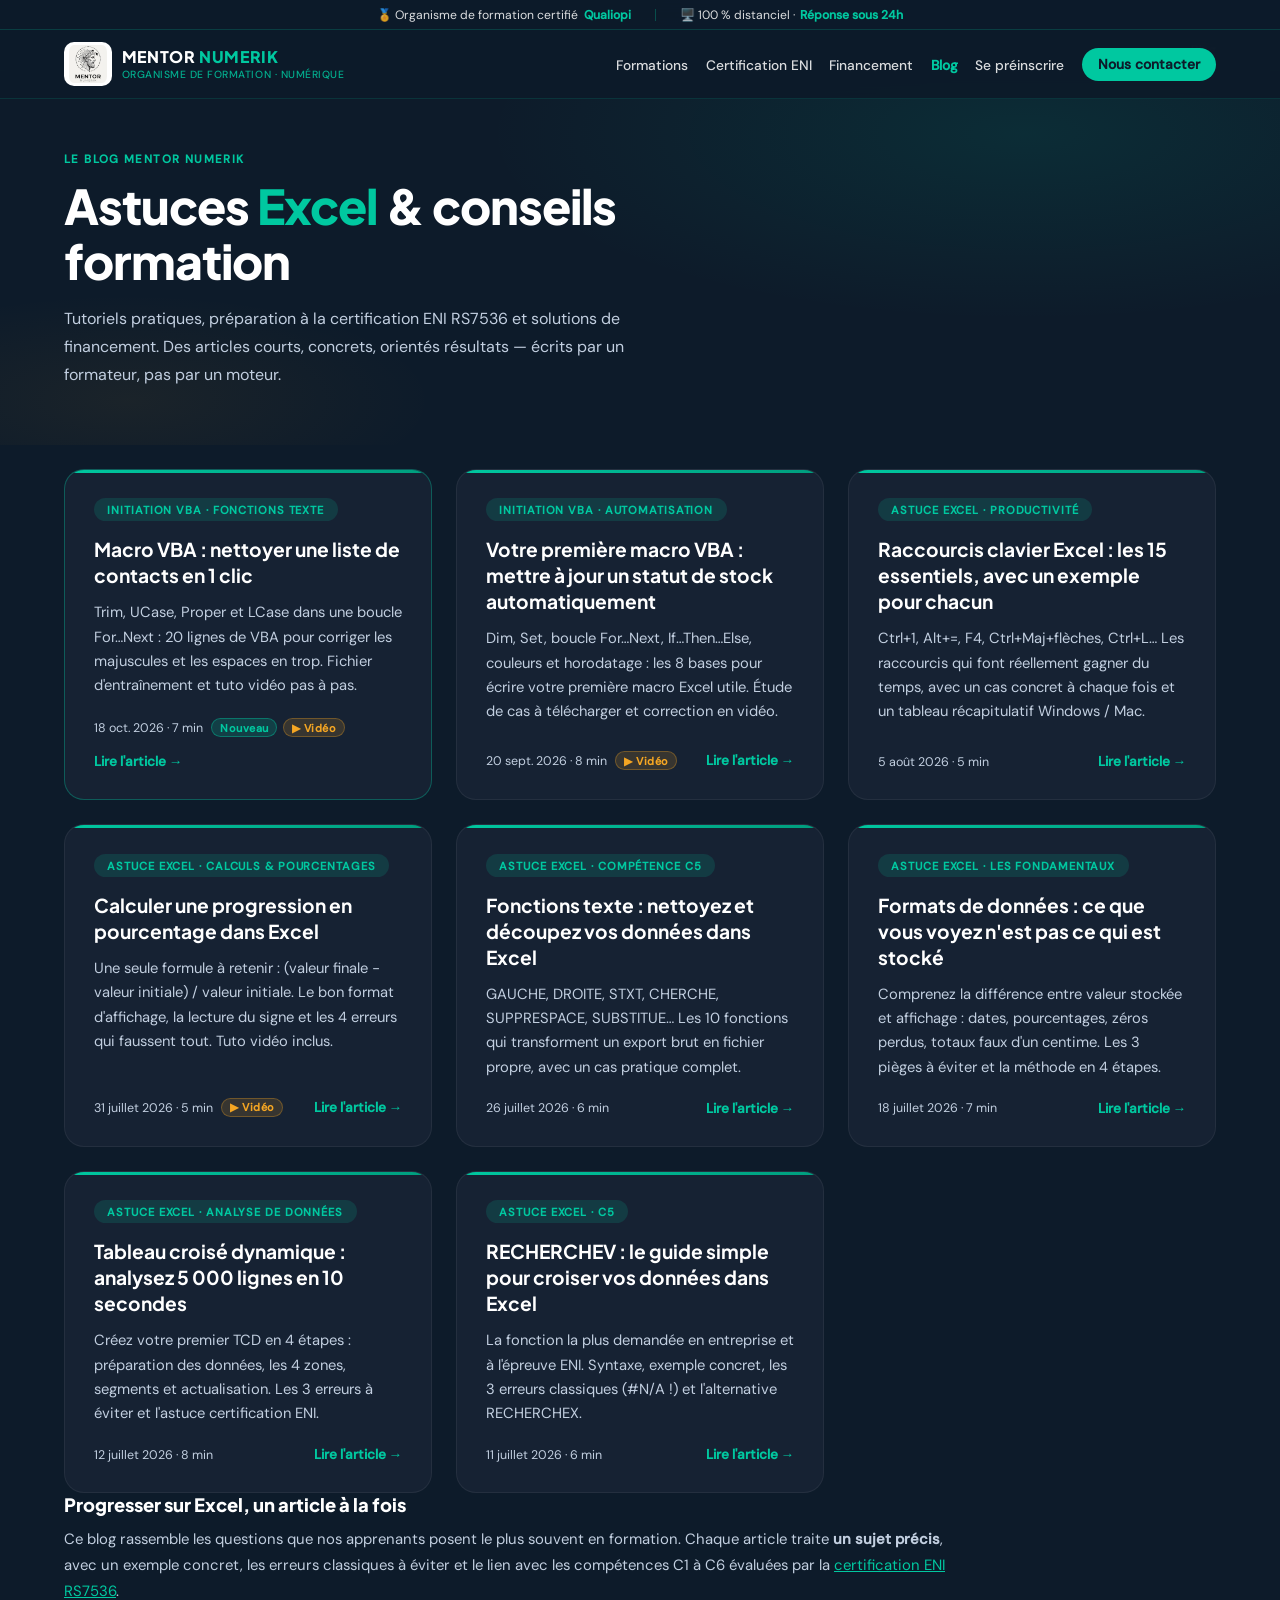
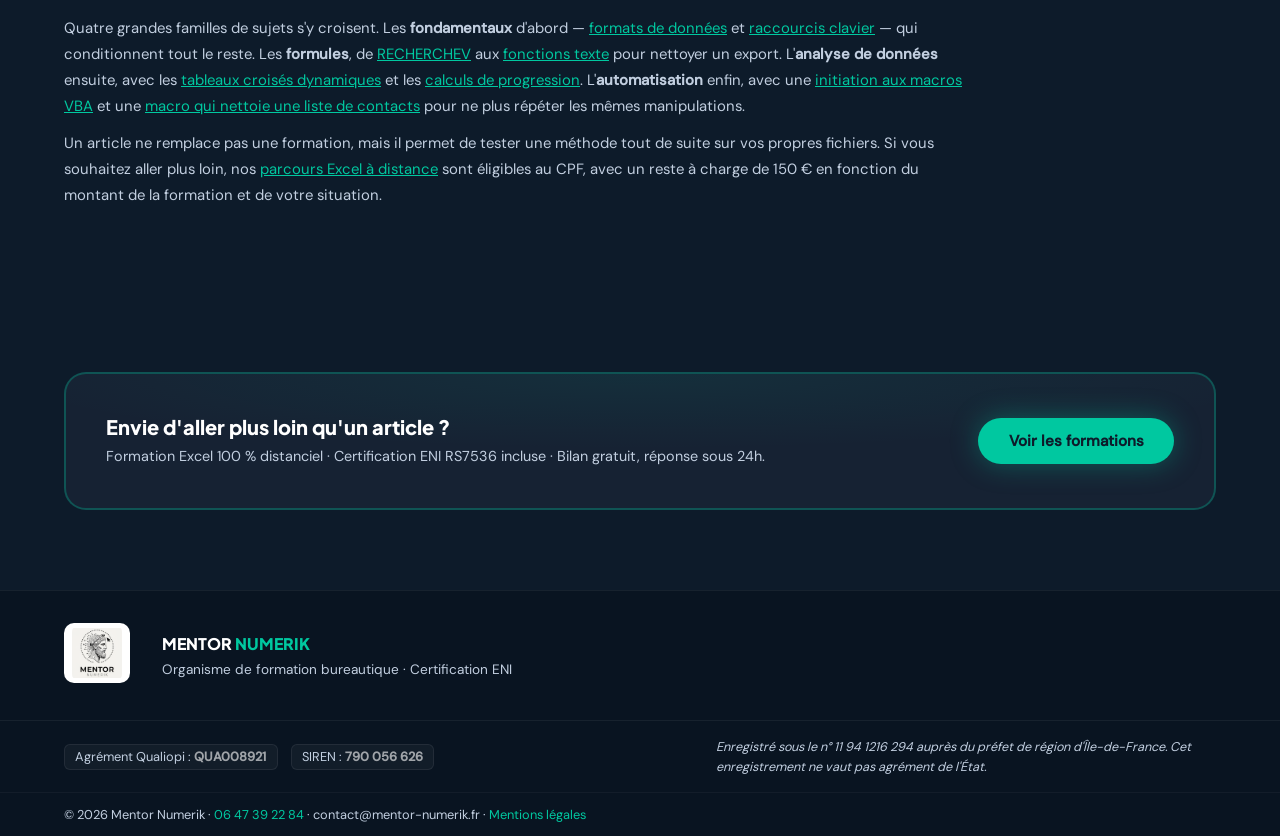
<file: blog.html>
<!DOCTYPE html>
<html lang="fr">
<head>
  <link rel="icon" href="/favicon.ico" sizes="any">
  <link rel="icon" type="image/png" sizes="32x32" href="/favicons/favicon-32x32.png">
  <link rel="icon" type="image/png" sizes="16x16" href="/favicons/favicon-16x16.png">
  <link rel="apple-touch-icon" href="/favicons/apple-touch-icon.png">
  <meta charset="UTF-8" />
  <meta name="viewport" content="width=device-width, initial-scale=1.0" />
  <title>Blog Excel : astuces, formules et certification ENI | Mentor Numerik</title>
  <meta name="description" content="Astuces Excel gratuites : macros VBA, nettoyage de listes, raccourcis clavier, RECHERCHEV, tableaux croisés dynamiques, formats de données. Préparation à la certification ENI RS7536 par Mentor Numerik, organisme certifié Qualiopi." />
  <meta name="keywords" content="astuces Excel, blog Excel, macro VBA Excel, initiation VBA, nettoyer liste Excel, fonctions texte VBA, raccourcis clavier Excel, RECHERCHEV, tableau croisé dynamique, certification ENI RS7536, formation Excel CPF" />
  <meta name="author" content="Fathi Bendjebbour – Mentor Numerik" />
  <meta name="robots" content="index, follow, max-snippet:-1, max-image-preview:large" />
  <link rel="canonical" href="https://www.mentor-numerik.fr/blog.html" />
  <!-- Open Graph : aperçu du lien sur LinkedIn, Facebook, WhatsApp… -->
  <meta property="og:type" content="website" />
  <meta property="og:locale" content="fr_FR" />
  <meta property="og:title" content="Blog Excel : astuces, formules et certification ENI" />
  <meta property="og:description" content="Raccourcis clavier, RECHERCHEV, tableaux croisés dynamiques, formats de données : des articles courts et concrets pour progresser sur Excel." />
  <meta property="og:url" content="https://www.mentor-numerik.fr/blog.html" />
  <meta property="og:image" content="https://www.mentor-numerik.fr/images/logo-mentor.png" />
  <meta property="og:site_name" content="Mentor Numerik" />
  <meta name="twitter:card" content="summary" />
  <meta name="twitter:title" content="Blog Excel : astuces, formules et certification ENI" />
  <meta name="twitter:description" content="Raccourcis clavier, RECHERCHEV, tableaux croisés dynamiques : des articles courts et concrets pour progresser sur Excel." />

  <!-- Données structurées : blog, liste d'articles et fil d'Ariane -->
  <script type="application/ld+json">
  {
    "@context": "https://schema.org",
    "@graph": [
      {
        "@type": "Organization",
        "@id": "https://www.mentor-numerik.fr/#organization",
        "name": "Mentor Numerik",
        "url": "https://www.mentor-numerik.fr/",
        "logo": "https://www.mentor-numerik.fr/images/logo-mentor.png",
        "email": "contact@mentor-numerik.fr",
        "telephone": "+33647392284",
        "description": "Organisme de formation Excel à distance, certifié Qualiopi et centre agréé Éditions ENI. Formations éligibles au CPF préparant la certification ENI RS7536.",
        "address": { "@type": "PostalAddress", "addressCountry": "FR" }
      },
      {
        "@type": "Blog",
        "@id": "https://www.mentor-numerik.fr/blog.html#blog",
        "name": "Le blog Excel de Mentor Numerik",
        "description": "Astuces Excel, préparation à la certification ENI RS7536 et conseils de financement de formation.",
        "url": "https://www.mentor-numerik.fr/blog.html",
        "inLanguage": "fr-FR",
        "publisher": { "@id": "https://www.mentor-numerik.fr/#organization" }
      },
      {
        "@type": "ItemList",
        "itemListOrder": "https://schema.org/ItemListOrderDescending",
        "numberOfItems": 8,
        "itemListElement": [
          { "@type": "ListItem", "position": 1, "url": "https://www.mentor-numerik.fr/blog/macro-vba-nettoyer-liste-contacts-excel.html", "name": "Macro VBA : nettoyer une liste de contacts en 1 clic" },
          { "@type": "ListItem", "position": 2, "url": "https://www.mentor-numerik.fr/blog/initiation-macro-vba-excel-statut-stock.html", "name": "Votre première macro VBA : mettre à jour un statut de stock automatiquement" },
          { "@type": "ListItem", "position": 3, "url": "https://www.mentor-numerik.fr/blog/raccourcis-clavier-excel.html", "name": "Raccourcis clavier Excel : les 30 essentiels avec exemples" },
          { "@type": "ListItem", "position": 4, "url": "https://www.mentor-numerik.fr/blog/calculer-progression-pourcentage-excel.html", "name": "Calculer une progression en pourcentage dans Excel" },
          { "@type": "ListItem", "position": 5, "url": "https://www.mentor-numerik.fr/blog/fonctions-texte-excel-guide.html", "name": "Fonctions texte : nettoyez et découpez vos données dans Excel" },
          { "@type": "ListItem", "position": 6, "url": "https://www.mentor-numerik.fr/blog/formats-donnees-excel.html", "name": "Formats de données : ce que vous voyez n'est pas ce qui est stocké" },
          { "@type": "ListItem", "position": 7, "url": "https://www.mentor-numerik.fr/blog/tableaux-croises-dynamiques-excel.html", "name": "Tableau croisé dynamique : analysez 5 000 lignes en 10 secondes" },
          { "@type": "ListItem", "position": 8, "url": "https://www.mentor-numerik.fr/blog/recherchev-excel-guide.html", "name": "RECHERCHEV : le guide simple pour croiser vos données dans Excel" }
        ]
      },
      {
        "@type": "BreadcrumbList",
        "itemListElement": [
          { "@type": "ListItem", "position": 1, "name": "Accueil", "item": "https://www.mentor-numerik.fr/" },
          { "@type": "ListItem", "position": 2, "name": "Blog", "item": "https://www.mentor-numerik.fr/blog.html" }
        ]
      }
    ]
  }
  </script>

  <!-- Polices auto-hébergées : aucun appel aux serveurs Google, aucune IP transmise (RGPD) -->
  <link rel="preload" href="/fonts/plus-jakarta-sans-latin-800-normal.woff2" as="font" type="font/woff2" crossorigin />
  <link rel="preload" href="/fonts/dm-sans-latin-400-normal.woff2" as="font" type="font/woff2" crossorigin />
  <link rel="stylesheet" href="/fonts/fonts.css" />
  <style>
    :root {
      --navy:    #0d1b2a;
      --ink:     #1a2e42;
      --teal:    #00c8a0;
      --teal-dk: #009e7e;
      --amber:   #f5a623;
      --white:   #ffffff;
      --muted:   #c2cfe0;
      --card-bg: #162233;
    }
    *, *::before, *::after { box-sizing: border-box; margin: 0; padding: 0; }
    html { scroll-behavior: smooth; }
    body { font-family: "DM Sans", sans-serif; background: var(--navy); color: var(--white); overflow-x: hidden; }
    .top-reassurance {
      background: rgba(13,27,42,.98);
      backdrop-filter: blur(16px);
      -webkit-backdrop-filter: blur(16px);
      border-bottom: 1px solid rgba(0,200,160,.2);
      padding: .4rem 5%;
      display: flex; align-items: center; justify-content: center;
      gap: 1.5rem; flex-wrap: nowrap; overflow: hidden;
      font-size: .76rem; color: rgba(255,255,255,.85);
      position: fixed; top: 0; left: 0; right: 0; z-index: 101; height: 30px;
    }
    .top-reassurance span { display: flex; align-items: center; gap: .35rem; white-space: nowrap; flex-shrink: 0; }
    .top-reassurance strong { color: var(--teal); }
    .top-reassurance .sep { width: 1px; height: 12px; background: rgba(0,200,160,.3); flex-shrink: 0; }
    @media (max-width: 600px) {
      .top-reassurance { font-size: .7rem; gap: 0; height: 26px; padding: 0 4%; }
      .top-reassurance .sep { display: none; }
      .top-reassurance .tr-hide-mobile { display: none; }
    }
    nav {
      position: fixed; top: 30px; left: 0; right: 0; z-index: 100;
      display: flex; align-items: center; justify-content: space-between;
      padding: .75rem 5%;
      background: rgba(13,27,42,.95); backdrop-filter: blur(16px);
      border-bottom: 1px solid rgba(0,200,160,.15);
    }
    @media (max-width: 600px) { nav { top: 26px; padding: .6rem 4%; } }
    .nav-logo { display: flex; align-items: center; gap: .6rem; text-decoration: none; flex-shrink: 0; }
    .nav-logo img { height: 44px; width: auto; border-radius: 10px; background: white; padding: 3px 5px; object-fit: contain; }
    @media (max-width: 600px) { .nav-logo img { height: 36px; } .nav-logo { gap: .45rem; } }
    .nav-logo-info { display: flex; flex-direction: column; gap: .1rem; }
    .nav-brand-text { font-family: "Plus Jakarta Sans", sans-serif; font-weight: 800; font-size: 1rem; letter-spacing: .04em; color: var(--white); white-space: nowrap; line-height: 1.2; }
    .nav-brand-text span { color: var(--teal); }
    .nav-brand-sub { font-size: .65rem; color: var(--teal); font-weight: 500; letter-spacing: .05em; text-transform: uppercase; white-space: nowrap; opacity: .85; }
    @media (max-width: 600px) { .nav-brand-text { font-size: .8rem; } .nav-brand-sub { display: none; } }
    .nav-links { list-style: none; display: flex; gap: 1.8rem; align-items: center; }
    .nav-links a { color: rgba(255,255,255,.85); text-decoration: none; font-size: .94rem; font-weight: 500; transition: color .2s; }
    .nav-links a:hover { color: var(--teal); }
    .nav-links a.active { color: var(--teal); font-weight: 700; }
    .nav-cta { background: var(--teal) !important; color: var(--navy) !important; padding: .5rem 1.3rem; border-radius: 50px; font-weight: 700 !important; transition: background .2s !important; }
    .nav-cta:hover { background: var(--teal-dk) !important; }
    .hamburger {
      display: none; background: none; border: none; cursor: pointer;
      padding: .5rem; width: 44px; height: 44px;
      align-items: center; justify-content: center; flex-direction: column;
      flex-shrink: 0; position: relative; z-index: 102;
    }
    .hamburger span { display: block; width: 24px; height: 2px; background: var(--white); margin: 3px 0; border-radius: 2px; transition: .3s; }
    .hamburger.is-open span:nth-child(1) { transform: translateY(8px) rotate(45deg); }
    .hamburger.is-open span:nth-child(2) { opacity: 0; }
    .hamburger.is-open span:nth-child(3) { transform: translateY(-8px) rotate(-45deg); }
    @media (max-width: 1280px) {
      .nav-links { gap: 1.1rem; }
      .nav-links a { font-size: .86rem; }
      .nav-cta { padding: .45rem 1rem; }
    }
    @media (max-width: 1080px) {
      .nav-links { display: none; }
      .nav-links.open {
        display: flex; flex-direction: column;
        position: absolute; top: 100%; left: 0; right: 0;
        background: rgba(13,27,42,.98);
        backdrop-filter: blur(16px); -webkit-backdrop-filter: blur(16px);
        padding: 1.5rem 5%; gap: 1rem;
        border-bottom: 1px solid rgba(0,200,160,.15);
        max-height: calc(100vh - 100%); overflow-y: auto;
      }
      .hamburger { display: flex !important; }
    }
    .blog-hero {
      padding: 9.5rem 5% 3.5rem; position: relative; overflow: hidden;
    }
    .blog-hero-bg {
      position: absolute; inset: 0; z-index: 0;
      background: radial-gradient(ellipse 60% 60% at 80% 30%, rgba(0,200,160,.1) 0%, transparent 70%),
                  radial-gradient(ellipse 40% 40% at 10% 90%, rgba(245,166,35,.06) 0%, transparent 60%);
    }
    .blog-hero-content { position: relative; z-index: 1; max-width: 720px; }
    .section-tag { font-size: .72rem; font-weight: 700; letter-spacing: .12em; text-transform: uppercase; color: var(--teal); margin-bottom: .7rem; }
    .blog-hero h1 {
      font-family: "Plus Jakarta Sans", sans-serif;
      font-size: clamp(2rem, 4vw, 3rem);
      font-weight: 800; line-height: 1.15; letter-spacing: -.02em; margin-bottom: 1rem;
    }
    .blog-hero h1 .accent { color: var(--teal); }
    .blog-hero p { color: var(--muted); line-height: 1.75; max-width: 560px; }
    .blog-list { padding: 1.5rem 5% 5rem; }
    .blog-grid { display: grid; grid-template-columns: repeat(auto-fill, minmax(300px, 1fr)); gap: 1.5rem; }
    .post-card {
      background: var(--card-bg); border: 1px solid rgba(255,255,255,.06);
      border-radius: 20px; padding: 1.8rem; position: relative; overflow: hidden;
      display: flex; flex-direction: column;
      transition: transform .25s, border-color .25s, box-shadow .25s;
      text-decoration: none; color: var(--white);
    }
    .post-card:hover { transform: translateY(-6px); border-color: rgba(0,200,160,.4); box-shadow: 0 20px 60px rgba(0,0,0,.4); }
    .post-card::before { content: ""; position: absolute; top: 0; left: 0; right: 0; height: 3px; background: linear-gradient(90deg, var(--teal), var(--teal-dk)); }
    .post-cat {
      display: inline-block; width: fit-content;
      padding: .28rem .85rem; border-radius: 50px;
      font-size: .7rem; font-weight: 700; letter-spacing: .08em; text-transform: uppercase;
      background: rgba(0,200,160,.15); color: var(--teal); margin-bottom: 1rem;
    }
    .post-card h2 { font-family: "Plus Jakarta Sans", sans-serif; font-size: 1.2rem; font-weight: 700; line-height: 1.35; margin-bottom: .7rem; }
    .post-card p { color: var(--muted); font-size: .92rem; line-height: 1.65; flex: 1; margin-bottom: 1.3rem; }
    .post-meta { display: flex; align-items: center; justify-content: space-between; gap: 1rem; flex-wrap: wrap; }
    .post-date { font-size: .78rem; color: var(--muted); }
    .post-read { color: var(--teal); font-size: .85rem; font-weight: 700; }
    .post-video {
      display: inline-block; margin-left: .35rem; padding: .1rem .5rem;
      border-radius: 50px; font-size: .68rem; font-weight: 700; letter-spacing: .04em;
      background: rgba(245,166,35,.15); color: var(--amber); border: 1px solid rgba(245,166,35,.3);
    }
    .post-new {
      display: inline-block; margin-left: .35rem; padding: .1rem .5rem;
      border-radius: 50px; font-size: .68rem; font-weight: 700; letter-spacing: .04em;
      background: rgba(0,200,160,.18); color: var(--teal); border: 1px solid rgba(0,200,160,.4);
    }
    .post-card.is-featured { border-color: rgba(0,200,160,.35); }
    .breadcrumb { font-size: .78rem; color: var(--muted); margin-bottom: .9rem; }
    .breadcrumb a { color: var(--teal); text-decoration: none; }
    .breadcrumb a:hover { text-decoration: underline; }
    .blog-intro { max-width: 900px; margin: 0 0 2.2rem; }
    .blog-intro h2 { font-family: "Plus Jakarta Sans", sans-serif; font-size: 1.15rem; font-weight: 800; margin-bottom: .6rem; }
    .blog-intro p { color: var(--muted); font-size: .93rem; line-height: 1.75; margin-bottom: .7rem; }
    .blog-intro a { color: var(--teal); }
    .blog-cta {
      margin: 3rem 5% 5rem;
      background: var(--card-bg); border: 2px solid rgba(0,200,160,.3);
      border-radius: 22px; padding: 2.5rem;
      display: flex; align-items: center; justify-content: space-between; gap: 1.5rem; flex-wrap: wrap;
      position: relative; overflow: hidden;
    }
    .blog-cta::before { content: ""; position: absolute; inset: 0; background: radial-gradient(ellipse 80% 80% at 50% 0%, rgba(0,200,160,.08) 0%, transparent 70%); }
    .blog-cta h3 { font-family: "Plus Jakarta Sans", sans-serif; font-size: 1.25rem; font-weight: 800; margin-bottom: .4rem; position: relative; z-index: 1; }
    .blog-cta p { color: var(--muted); font-size: .9rem; line-height: 1.6; position: relative; z-index: 1; }
    .btn-primary {
      background: var(--teal); color: var(--navy); padding: .8rem 1.9rem; border-radius: 50px;
      font-weight: 700; font-size: .95rem; text-decoration: none; white-space: nowrap;
      transition: background .2s, transform .15s, box-shadow .2s; box-shadow: 0 0 28px rgba(0,200,160,.35);
      position: relative; z-index: 1;
    }
    .btn-primary:hover { background: var(--teal-dk); transform: translateY(-2px); box-shadow: 0 0 44px rgba(0,200,160,.5); }
    footer { background: #091421; border-top: 1px solid rgba(255,255,255,.06); }
    .footer-main { display: flex; flex-wrap: wrap; gap: 2rem; padding: 2rem 5%; align-items: center; justify-content: space-between; border-bottom: 1px solid rgba(255,255,255,.06); }
    .footer-logo img { height: 60px; width: auto; background: white; border-radius: 10px; padding: 5px 8px; object-fit: contain; }
    .footer-info { display: flex; flex-direction: column; gap: .4rem; flex: 1; }
    .footer-info .name { font-family: "Plus Jakarta Sans", sans-serif; font-weight: 800; font-size: 1rem; }
    .footer-info .name span { color: var(--teal); }
    .footer-info small { font-size: .85rem; color: var(--muted); }
    .footer-legal { padding: 1rem 5%; display: flex; flex-wrap: wrap; align-items: center; justify-content: space-between; gap: .8rem; border-bottom: 1px solid rgba(255,255,255,.04); }
    .footer-ids { display: flex; gap: .8rem; flex-wrap: wrap; }
    .footer-ids span { font-size: .8rem; color: var(--muted); background: rgba(255,255,255,.04); border: 1px solid rgba(255,255,255,.07); border-radius: 6px; padding: .22rem .65rem; }
    .footer-ids span strong { color: rgba(255,255,255,.6); }
    .footer-mention { font-size: .79rem; color: var(--muted); max-width: 500px; line-height: 1.55; font-style: italic; }
    .footer-copy { padding: .8rem 5%; }
    .footer-copy p { font-size: .8rem; color: var(--muted); }
    .footer-copy a { color: var(--teal); text-decoration: none; }
    img { max-width: 100%; }
    @media (max-width: 600px) {
      .blog-hero { padding: 8rem 4% 2.5rem; }
      .blog-list { padding: 1rem 4% 3.5rem; }
      .blog-cta { margin: 2rem 4% 4rem; padding: 1.8rem 1.5rem; }
      .footer-main { flex-direction: column; align-items: flex-start; }
    }
  </style>
</head>
<body>
<div class="top-reassurance">
  <span>🏅 Organisme de formation certifié <strong>Qualiopi</strong></span>
  <div class="sep tr-hide-mobile"></div>
  <span class="tr-hide-mobile">🖥️ 100 % distanciel · <strong>Réponse sous 24h</strong></span>
</div>
<nav>
  <a href="index.html" class="nav-logo">
    <img src="images/logo-mentor.png" alt="Mentor Numerik" />
    <div class="nav-logo-info">
      <span class="nav-brand-text">MENTOR <span>NUMERIK</span></span>
      <span class="nav-brand-sub">Organisme de formation · Numérique</span>
    </div>
  </a>
  <button class="hamburger" id="hamburger" aria-label="Ouvrir le menu" aria-controls="nav-links" aria-expanded="false">
    <span></span><span></span><span></span>
  </button>
  <ul class="nav-links" id="nav-links">
    <li><a href="index.html#formations">Formations</a></li>
    <li><a href="index.html#certification">Certification ENI</a></li>
    <li><a href="index.html#financement">Financement</a></li>
    <li><a href="blog.html" class="active">Blog</a></li>
    <li><a href="questionnaire.html">Se préinscrire</a></li>
    <li><a href="index.html#contact" class="nav-cta">Nous contacter</a></li>
  </ul>
</nav>

<header class="blog-hero">
  <div class="blog-hero-bg"></div>
  <div class="blog-hero-content">
    <nav class="breadcrumb" aria-label="Fil d'Ariane">
      <a href="index.html">Accueil</a> › <span>Blog</span>
    </nav>
    <div class="section-tag">Le blog Mentor Numerik</div>
    <h1>Astuces <span class="accent">Excel</span> &amp; conseils formation</h1>
    <p>Tutoriels pratiques, préparation à la certification ENI RS7536 et solutions de financement. Des articles courts, concrets, orientés résultats — écrits par un formateur, pas par un moteur.</p>
  </div>
</header>

<main class="blog-list">
  <div class="blog-grid">

    <!-- ARTICLE 8 -->
    <a class="post-card is-featured" href="blog/macro-vba-nettoyer-liste-contacts-excel.html">
      <span class="post-cat">Initiation VBA · Fonctions texte</span>
      <h2>Macro VBA : nettoyer une liste de contacts en 1 clic</h2>
      <p>Trim, UCase, Proper et LCase dans une boucle For…Next : 20 lignes de VBA pour corriger les majuscules et les espaces en trop. Fichier d'entraînement et tuto vidéo pas à pas.</p>
      <div class="post-meta">
        <span class="post-date">18 oct. 2026 · 7 min <span class="post-new">Nouveau</span><span class="post-video">▶ Vidéo</span></span>
        <span class="post-read">Lire l'article →</span>
      </div>
    </a>

    <!-- ARTICLE 7 -->
    <a class="post-card" href="blog/initiation-macro-vba-excel-statut-stock.html">
      <span class="post-cat">Initiation VBA · Automatisation</span>
      <h2>Votre première macro VBA : mettre à jour un statut de stock automatiquement</h2>
      <p>Dim, Set, boucle For…Next, If…Then…Else, couleurs et horodatage : les 8 bases pour écrire votre première macro Excel utile. Étude de cas à télécharger et correction en vidéo.</p>
      <div class="post-meta">
        <span class="post-date">20 sept. 2026 · 8 min <span class="post-video">▶ Vidéo</span></span>
        <span class="post-read">Lire l'article →</span>
      </div>
    </a>

    <!-- ARTICLE 6 -->
    <a class="post-card" href="blog/raccourcis-clavier-excel.html">
      <span class="post-cat">Astuce Excel · Productivité</span>
      <h2>Raccourcis clavier Excel : les 15 essentiels, avec un exemple pour chacun</h2>
      <p>Ctrl+1, Alt+=, F4, Ctrl+Maj+flèches, Ctrl+L… Les raccourcis qui font réellement gagner du temps, avec un cas concret à chaque fois et un tableau récapitulatif Windows / Mac.</p>
      <div class="post-meta">
        <span class="post-date">5 août 2026 · 5 min</span>
        <span class="post-read">Lire l'article →</span>
      </div>
    </a>

    <!-- ARTICLE 5 -->
    <a class="post-card" href="blog/calculer-progression-pourcentage-excel.html">
      <span class="post-cat">Astuce Excel · Calculs &amp; pourcentages</span>
      <h2>Calculer une progression en pourcentage dans Excel</h2>
      <p>Une seule formule à retenir : (valeur finale − valeur initiale) / valeur initiale. Le bon format d'affichage, la lecture du signe et les 4 erreurs qui faussent tout. Tuto vidéo inclus.</p>
      <div class="post-meta">
        <span class="post-date">31 juillet 2026 · 5 min <span class="post-video">▶ Vidéo</span></span>
        <span class="post-read">Lire l'article →</span>
      </div>
    </a>

    <!-- ARTICLE 4 -->
    <a class="post-card" href="blog/fonctions-texte-excel-guide.html">
      <span class="post-cat">Astuce Excel · Compétence C5</span>
      <h2>Fonctions texte : nettoyez et découpez vos données dans Excel</h2>
      <p>GAUCHE, DROITE, STXT, CHERCHE, SUPPRESPACE, SUBSTITUE… Les 10 fonctions qui transforment un export brut en fichier propre, avec un cas pratique complet.</p>
      <div class="post-meta">
        <span class="post-date">26 juillet 2026 · 6 min</span>
        <span class="post-read">Lire l'article →</span>
      </div>
    </a>

    <!-- ARTICLE 3 -->
    <a class="post-card" href="blog/formats-donnees-excel.html">
      <span class="post-cat">Astuce Excel · Les fondamentaux</span>
      <h2>Formats de données : ce que vous voyez n'est pas ce qui est stocké</h2>
      <p>Comprenez la différence entre valeur stockée et affichage : dates, pourcentages, zéros perdus, totaux faux d'un centime. Les 3 pièges à éviter et la méthode en 4 étapes.</p>
      <div class="post-meta">
        <span class="post-date">18 juillet 2026 · 7 min</span>
        <span class="post-read">Lire l'article →</span>
      </div>
    </a>

    <!-- ARTICLE 2 -->
    <a class="post-card" href="blog/tableaux-croises-dynamiques-excel.html">
      <span class="post-cat">Astuce Excel · Analyse de données</span>
      <h2>Tableau croisé dynamique : analysez 5 000 lignes en 10 secondes</h2>
      <p>Créez votre premier TCD en 4 étapes : préparation des données, les 4 zones, segments et actualisation. Les 3 erreurs à éviter et l'astuce certification ENI.</p>
      <div class="post-meta">
        <span class="post-date">12 juillet 2026 · 8 min</span>
        <span class="post-read">Lire l'article →</span>
      </div>
    </a>

    <!-- ARTICLE 1 -->
    <a class="post-card" href="blog/recherchev-excel-guide.html">
      <span class="post-cat">Astuce Excel · C5</span>
      <h2>RECHERCHEV : le guide simple pour croiser vos données dans Excel</h2>
      <p>La fonction la plus demandée en entreprise et à l'épreuve ENI. Syntaxe, exemple concret, les 3 erreurs classiques (#N/A !) et l'alternative RECHERCHEX.</p>
      <div class="post-meta">
        <span class="post-date">11 juillet 2026 · 6 min</span>
        <span class="post-read">Lire l'article →</span>
      </div>
    </a>

    <!-- Modèle de carte : dupliquer ce bloc pour chaque nouvel article
    <a class="post-card" href="blog/nom-article.html">
      <span class="post-cat">Catégorie</span>
      <h2>Titre de l'article</h2>
      <p>Résumé en 2 phrases.</p>
      <div class="post-meta">
        <span class="post-date">Date · X min</span>
        <span class="post-read">Lire l'article →</span>
      </div>
    </a>
    -->

  </div>

  <section class="blog-intro">
    <h2>Progresser sur Excel, un article à la fois</h2>
    <p>Ce blog rassemble les questions que nos apprenants posent le plus souvent en formation. Chaque article traite <strong>un sujet précis</strong>, avec un exemple concret, les erreurs classiques à éviter et le lien avec les compétences C1 à C6 évaluées par la <a href="index.html#certification">certification ENI RS7536</a>.</p>
    <p>Quatre grandes familles de sujets s'y croisent. Les <strong>fondamentaux</strong> d'abord — <a href="blog/formats-donnees-excel.html">formats de données</a> et <a href="blog/raccourcis-clavier-excel.html">raccourcis clavier</a> — qui conditionnent tout le reste. Les <strong>formules</strong>, de <a href="blog/recherchev-excel-guide.html">RECHERCHEV</a> aux <a href="blog/fonctions-texte-excel-guide.html">fonctions texte</a> pour nettoyer un export. L'<strong>analyse de données</strong> ensuite, avec les <a href="blog/tableaux-croises-dynamiques-excel.html">tableaux croisés dynamiques</a> et les <a href="blog/calculer-progression-pourcentage-excel.html">calculs de progression</a>. L'<strong>automatisation</strong> enfin, avec une <a href="blog/initiation-macro-vba-excel-statut-stock.html">initiation aux macros VBA</a> et une <a href="blog/macro-vba-nettoyer-liste-contacts-excel.html">macro qui nettoie une liste de contacts</a> pour ne plus répéter les mêmes manipulations.</p>
    <p>Un article ne remplace pas une formation, mais il permet de tester une méthode tout de suite sur vos propres fichiers. Si vous souhaitez aller plus loin, nos <a href="index.html#formations">parcours Excel à distance</a> sont éligibles au CPF, avec un reste à charge de 150 € en fonction du montant de la formation et de votre situation.</p>
  </section>
</main>

<div class="blog-cta">
  <div>
    <h3>Envie d'aller plus loin qu'un article ?</h3>
    <p>Formation Excel 100 % distanciel · Certification ENI RS7536 incluse · Bilan gratuit, réponse sous 24h.</p>
  </div>
  <a href="index.html#formations" class="btn-primary">Voir les formations</a>
</div>

<footer>
  <div class="footer-main">
    <div class="footer-logo">
      <img src="images/logo-mentor.png" alt="Mentor Numerik" />
    </div>
    <div class="footer-info">
      <div class="name">MENTOR <span>NUMERIK</span></div>
      <small>Organisme de formation bureautique · Certification ENI</small>
    </div>
  </div>
  <div class="footer-legal">
    <div class="footer-ids">
      <span>Agrément Qualiopi : <strong>QUA008921</strong></span>
      <span>SIREN : <strong>790 056 626</strong></span>
    </div>
    <p class="footer-mention">Enregistré sous le n° 11 94 1216 294 auprès du préfet de région d'Île-de-France. Cet enregistrement ne vaut pas agrément de l'État.</p>
  </div>
  <div class="footer-copy">
    <p>© 2026 Mentor Numerik · <a href="tel:+33647392284">06 47 39 22 84</a> · contact@mentor-numerik.fr · <a href="mentions-legales.html">Mentions légales</a></p>
  </div>
</footer>

<script>
  const btn = document.getElementById('hamburger');
  const menu = document.getElementById('nav-links');
  function setMenu(open){
    menu.classList.toggle('open', open);
    btn.classList.toggle('is-open', open);
    btn.setAttribute('aria-expanded', open ? 'true' : 'false');
  }
  btn.addEventListener('click', () => setMenu(!menu.classList.contains('open')));
  menu.querySelectorAll('a').forEach(a => a.addEventListener('click', () => setMenu(false)));
</script>
</body>
</html>
</file>
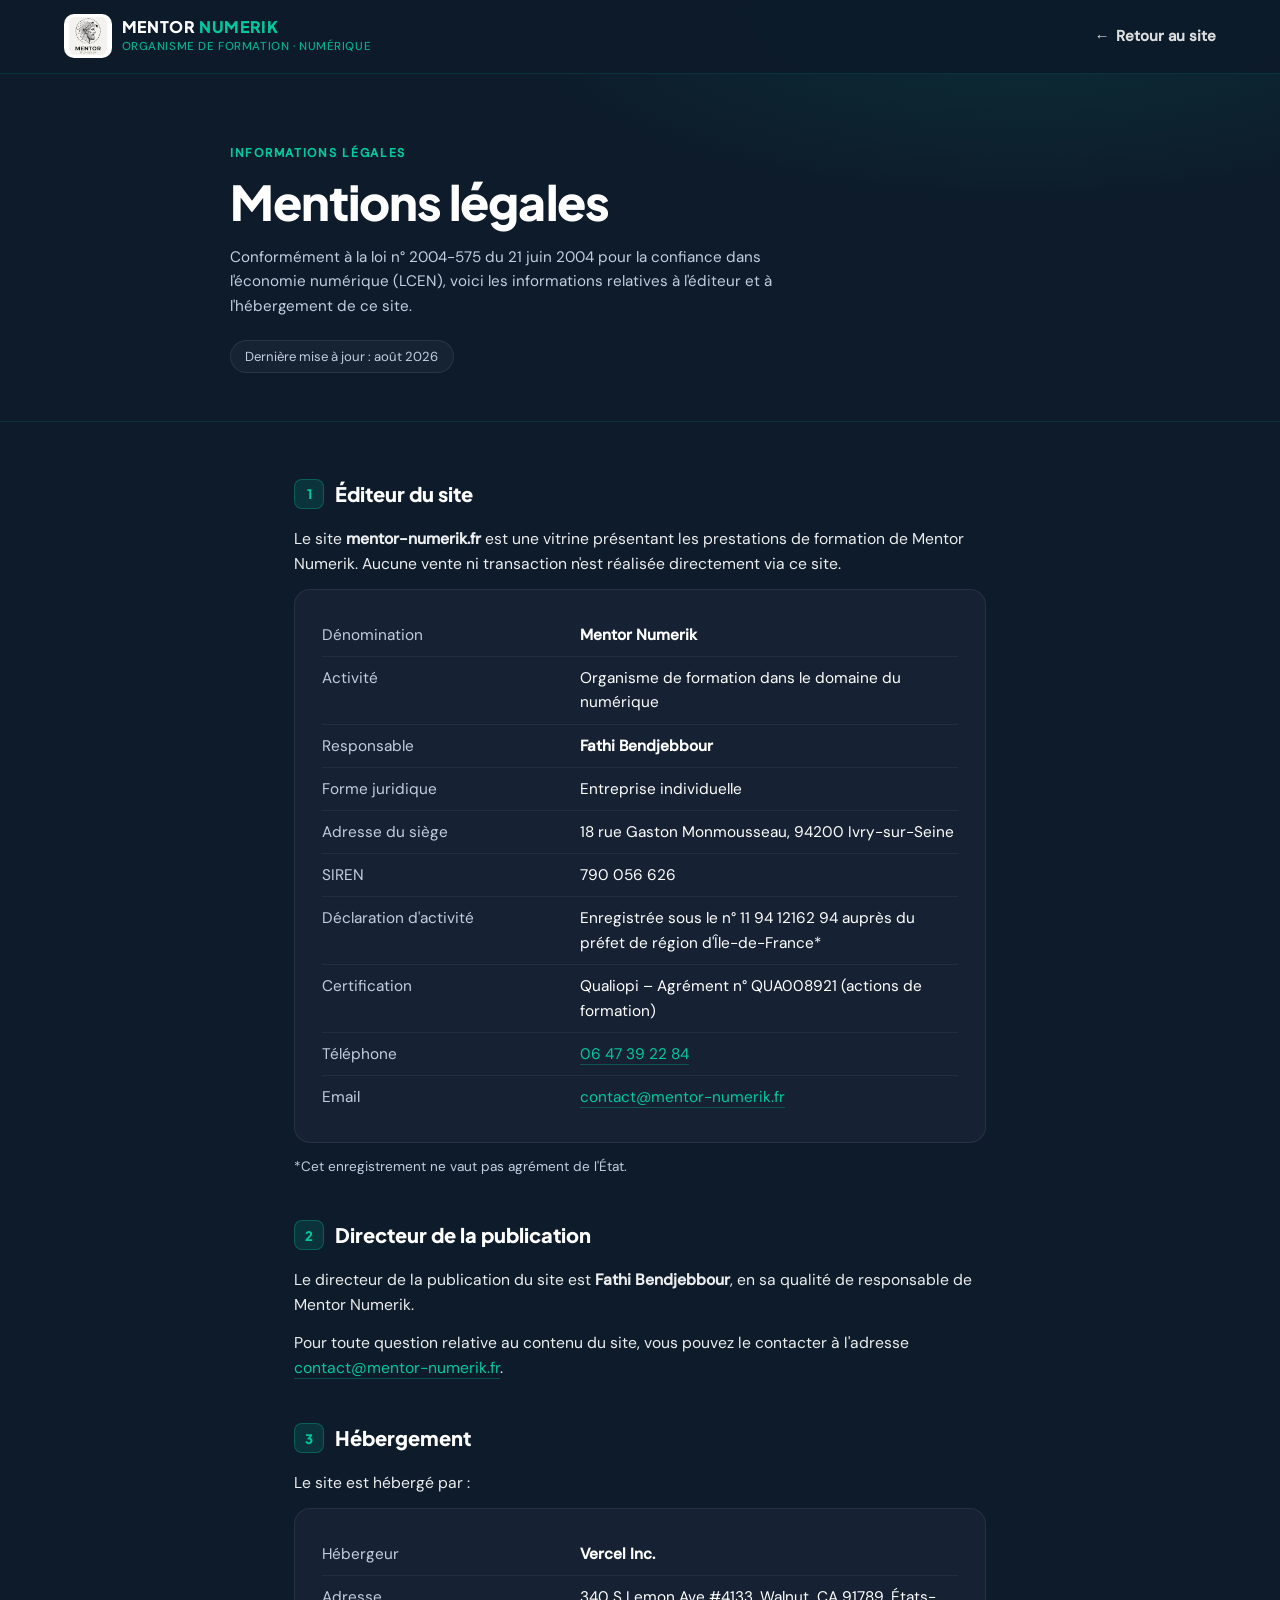
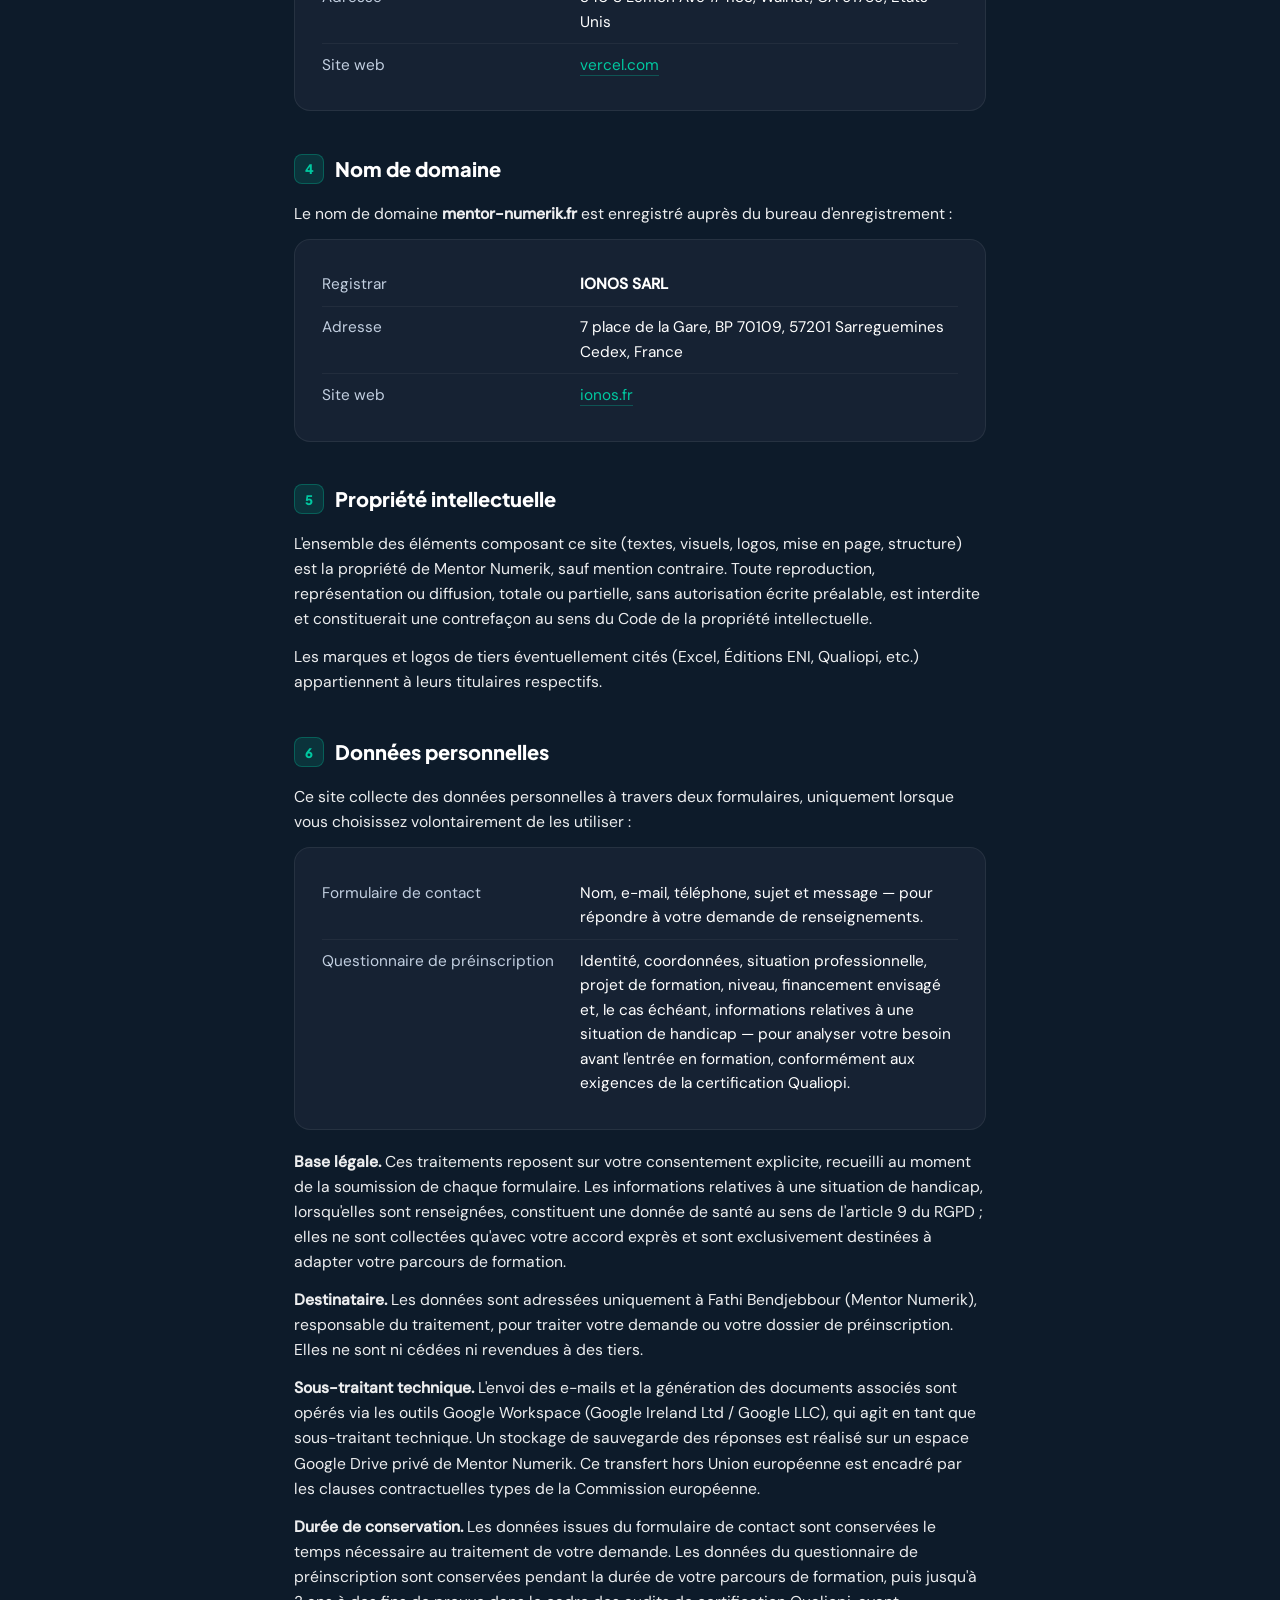
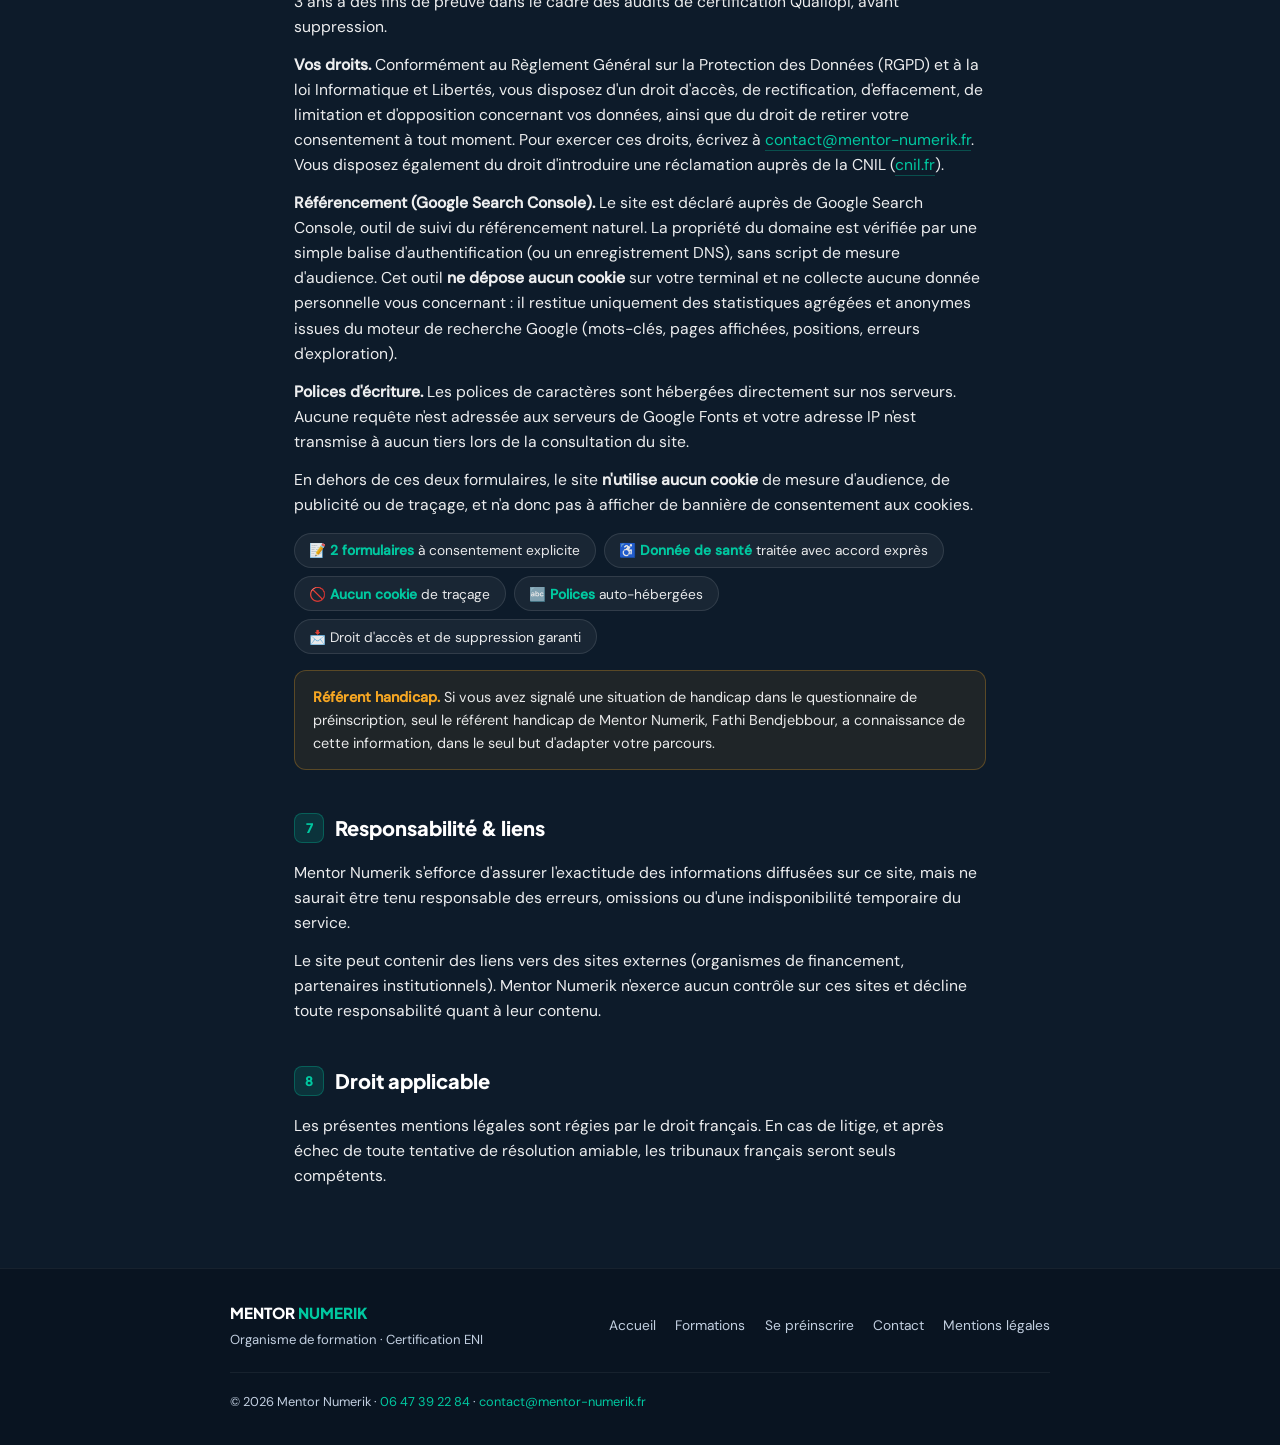
<file: mentions-legales.html>
<!DOCTYPE html>
<html lang="fr">
<head>
  <link rel="icon" href="/favicon.ico" sizes="any">
  <link rel="icon" type="image/png" sizes="32x32" href="/favicons/favicon-32x32.png">
  <link rel="icon" type="image/png" sizes="16x16" href="/favicons/favicon-16x16.png">
  <link rel="apple-touch-icon" href="/favicons/apple-touch-icon.png">
  <meta charset="UTF-8" />
  <meta name="viewport" content="width=device-width, initial-scale=1.0" />
  <title>Mentions légales – Mentor Numerik</title>
  <meta name="description" content="Mentions légales du site Mentor Numerik, organisme de formation dans le domaine du numérique." />
  <!-- Polices auto-hébergées : aucun appel aux serveurs Google, aucune IP transmise (RGPD) -->
  <link rel="preload" href="/fonts/plus-jakarta-sans-latin-800-normal.woff2" as="font" type="font/woff2" crossorigin />
  <link rel="preload" href="/fonts/dm-sans-latin-400-normal.woff2" as="font" type="font/woff2" crossorigin />
  <link rel="stylesheet" href="/fonts/fonts.css" />
  <style>
    :root {
      --navy:    #0d1b2a;
      --ink:     #1a2e42;
      --teal:    #00c8a0;
      --teal-dk: #009e7e;
      --amber:   #f5a623;
      --white:   #ffffff;
      --muted:   #c2cfe0;
      --card-bg: #162233;
    }
    *, *::before, *::after { box-sizing: border-box; margin: 0; padding: 0; }
    html { scroll-behavior: smooth; }
    body { font-family: "DM Sans", sans-serif; background: var(--navy); color: var(--white); overflow-x: hidden; line-height: 1.6; }

    /* ── NAV ── */
    nav {
      position: fixed; top: 0; left: 0; right: 0; z-index: 100;
      display: flex; align-items: center; justify-content: space-between;
      padding: .9rem 5%;
      background: rgba(13,27,42,.95); backdrop-filter: blur(16px);
      border-bottom: 1px solid rgba(0,200,160,.15);
    }
    .nav-logo { display: flex; align-items: center; gap: .6rem; text-decoration: none; flex-shrink: 0; }
    .nav-logo img {
      height: 44px; width: auto; border-radius: 10px;
      background: white; padding: 3px 5px; object-fit: contain;
      flex-shrink: 0;
    }
    .nav-logo-info { display: flex; flex-direction: column; gap: .1rem; }
    .nav-brand-text { font-family: "Plus Jakarta Sans", sans-serif; font-weight: 800; font-size: 1rem; letter-spacing: .04em; line-height: 1.2; color: var(--white); }
    .nav-brand-text span { color: var(--teal); }
    .nav-brand-sub { font-size: .72rem; color: var(--teal); font-weight: 500; letter-spacing: .05em; text-transform: uppercase; opacity: .85; }
    .nav-back { color: rgba(255,255,255,.85); text-decoration: none; font-size: .94rem; font-weight: 600; transition: color .2s; display: inline-flex; align-items: center; gap: .4rem; }
    .nav-back:hover { color: var(--teal); }
    @media (max-width: 600px) {
      .nav-logo img { height: 40px; width: 40px; }
      .nav-logo { gap: .45rem; }
      .nav-brand-sub { display: none; }
      .nav-brand-text { font-size: .85rem; }
      .nav-back span { display: none; }
    }

    /* ── HEADER ── */
    .page-head {
      padding: 9rem 5% 3rem;
      position: relative; overflow: hidden;
      border-bottom: 1px solid rgba(0,200,160,.12);
    }
    .page-head::before {
      content: ""; position: absolute; inset: 0; z-index: 0;
      background: radial-gradient(ellipse 60% 70% at 80% 0%, rgba(0,200,160,.12) 0%, transparent 70%);
    }
    .page-head-inner { position: relative; z-index: 1; max-width: 820px; margin: 0 auto; }
    .eyebrow { font-size: .76rem; font-weight: 700; letter-spacing: .14em; text-transform: uppercase; color: var(--teal); margin-bottom: .8rem; }
    h1 { font-family: "Plus Jakarta Sans", sans-serif; font-size: clamp(2rem, 4vw, 3rem); font-weight: 800; letter-spacing: -.02em; line-height: 1.1; }
    .page-head p { color: var(--muted); margin-top: 1rem; max-width: 560px; font-size: .95rem; }
    .updated { display: inline-block; margin-top: 1.4rem; font-size: .82rem; color: var(--muted); background: rgba(255,255,255,.04); border: 1px solid rgba(255,255,255,.08); border-radius: 50px; padding: .3rem .9rem; }

    /* ── CONTENT ── */
    main { max-width: 820px; margin: 0 auto; padding: 3.5rem 5% 5rem; }
    .legal-block { margin-bottom: 2.6rem; }
    .legal-block:last-child { margin-bottom: 0; }
    .legal-block h2 {
      font-family: "Plus Jakarta Sans", sans-serif; font-size: 1.25rem; font-weight: 800;
      margin-bottom: 1rem; display: flex; align-items: center; gap: .7rem;
    }
    .legal-block h2 .num {
      flex-shrink: 0; width: 30px; height: 30px; border-radius: 8px;
      background: rgba(0,200,160,.14); border: 1px solid rgba(0,200,160,.3); color: var(--teal);
      font-size: .82rem; display: grid; place-items: center;
    }
    .legal-block p { color: rgba(255,255,255,.92); font-size: .98rem; margin-bottom: .8rem; }
    .legal-block p:last-child { margin-bottom: 0; }
    .legal-block a { color: var(--teal); text-decoration: none; border-bottom: 1px solid rgba(0,200,160,.3); transition: border-color .2s; }
    .legal-block a:hover { border-color: var(--teal); }

    .info-card {
      background: var(--card-bg); border: 1px solid rgba(255,255,255,.07);
      border-radius: 16px; padding: 1.5rem 1.7rem; margin-top: .4rem;
    }
    .info-row { display: flex; gap: 1rem; padding: .55rem 0; border-bottom: 1px solid rgba(255,255,255,.05); font-size: .96rem; }
    .info-row:last-child { border-bottom: none; }
    .info-row .k { color: var(--muted); flex: 0 0 38%; }
    .info-row .v { color: var(--white); flex: 1; }
    .info-row .v strong { font-weight: 600; }
    @media (max-width: 540px) {
      .info-row { flex-direction: column; gap: .15rem; }
      .info-row .k { flex: none; }
    }

    .note {
      margin-top: 1rem; padding: .9rem 1.1rem;
      background: rgba(245,166,35,.08); border: 1px solid rgba(245,166,35,.28);
      border-radius: 12px; font-size: .9rem; color: rgba(255,255,255,.9); line-height: 1.6;
    }
    .note strong { color: var(--amber); }

    .pill-row { display: flex; flex-wrap: wrap; gap: .5rem; margin-top: 1rem; }
    .pill { background: rgba(255,255,255,.05); border: 1px solid rgba(255,255,255,.1); border-radius: 50px; padding: .35rem .9rem; font-size: .86rem; color: rgba(255,255,255,.9); }
    .pill strong { color: var(--teal); font-weight: 600; }

    /* ── FOOTER ── */
    footer { background: #091421; border-top: 1px solid rgba(255,255,255,.06); padding: 2rem 5%; }
    .footer-inner { max-width: 820px; margin: 0 auto; display: flex; flex-wrap: wrap; gap: 1rem; align-items: center; justify-content: space-between; }
    .footer-inner .name { font-family: "Plus Jakarta Sans", sans-serif; font-weight: 800; font-size: .95rem; }
    .footer-inner .name span { color: var(--teal); }
    .footer-inner small { display: block; font-size: .82rem; color: var(--muted); margin-top: .2rem; }
    .footer-links { display: flex; gap: 1.2rem; flex-wrap: wrap; }
    .footer-links a { color: var(--muted); text-decoration: none; font-size: .86rem; transition: color .2s; }
    .footer-links a:hover { color: var(--teal); }
    .footer-copy { max-width: 820px; margin: 1.4rem auto 0; padding-top: 1.2rem; border-top: 1px solid rgba(255,255,255,.06); }
    .footer-copy p { font-size: .8rem; color: var(--muted); }
    .footer-copy a { color: var(--teal); text-decoration: none; }
  </style>
</head>
<body>

<nav>
  <a href="index.html" class="nav-logo">
    <img src="images/logo-mentor.png" alt="Mentor Numerik" />
    <span class="nav-logo-info">
      <span class="nav-brand-text">MENTOR <span>NUMERIK</span></span>
      <span class="nav-brand-sub">Organisme de formation · Numérique</span>
    </span>
  </a>
  <a href="index.html" class="nav-back">← <span>Retour au site</span></a>
</nav>

<header class="page-head">
  <div class="page-head-inner">
    <div class="eyebrow">Informations légales</div>
    <h1>Mentions légales</h1>
    <p>Conformément à la loi n° 2004-575 du 21 juin 2004 pour la confiance dans l'économie numérique (LCEN), voici les informations relatives à l'éditeur et à l'hébergement de ce site.</p>
    <span class="updated">Dernière mise à jour : août 2026</span>
  </div>
</header>

<main>

  <section class="legal-block">
    <h2><span class="num">1</span> Éditeur du site</h2>
    <p>Le site <strong>mentor-numerik.fr</strong> est une vitrine présentant les prestations de formation de Mentor Numerik. Aucune vente ni transaction n'est réalisée directement via ce site.</p>
    <div class="info-card">
      <div class="info-row"><div class="k">Dénomination</div><div class="v"><strong>Mentor Numerik</strong></div></div>
      <div class="info-row"><div class="k">Activité</div><div class="v">Organisme de formation dans le domaine du numérique</div></div>
      <div class="info-row"><div class="k">Responsable</div><div class="v"><strong>Fathi Bendjebbour</strong></div></div>
      <div class="info-row"><div class="k">Forme juridique</div><div class="v">Entreprise individuelle</div></div>
      <div class="info-row"><div class="k">Adresse du siège</div><div class="v">18 rue Gaston Monmousseau, 94200 Ivry-sur-Seine</div></div>
      <div class="info-row"><div class="k">SIREN</div><div class="v">790 056 626</div></div>
      <div class="info-row"><div class="k">Déclaration d'activité</div><div class="v">Enregistrée sous le n° 11 94 12162 94 auprès du préfet de région d'Île-de-France*</div></div>
      <div class="info-row"><div class="k">Certification</div><div class="v">Qualiopi – Agrément n° QUA008921 (actions de formation)</div></div>
      <div class="info-row"><div class="k">Téléphone</div><div class="v"><a href="tel:+33647392284">06 47 39 22 84</a></div></div>
      <div class="info-row"><div class="k">Email</div><div class="v"><a href="mailto:contact@mentor-numerik.fr">contact@mentor-numerik.fr</a></div></div>
    </div>
    <p style="font-size:.85rem;color:var(--muted);margin-top:.8rem">*Cet enregistrement ne vaut pas agrément de l'État.</p>
  </section>

  <section class="legal-block">
    <h2><span class="num">2</span> Directeur de la publication</h2>
    <p>Le directeur de la publication du site est <strong>Fathi Bendjebbour</strong>, en sa qualité de responsable de Mentor Numerik.</p>
    <p>Pour toute question relative au contenu du site, vous pouvez le contacter à l'adresse <a href="mailto:contact@mentor-numerik.fr">contact@mentor-numerik.fr</a>.</p>
  </section>

  <section class="legal-block">
    <h2><span class="num">3</span> Hébergement</h2>
    <p>Le site est hébergé par :</p>
    <div class="info-card">
      <div class="info-row"><div class="k">Hébergeur</div><div class="v"><strong>Vercel Inc.</strong></div></div>
      <div class="info-row"><div class="k">Adresse</div><div class="v">340 S Lemon Ave #4133, Walnut, CA 91789, États-Unis</div></div>
      <div class="info-row"><div class="k">Site web</div><div class="v"><a href="https://vercel.com" target="_blank" rel="noopener">vercel.com</a></div></div>
    </div>
  </section>

  <section class="legal-block">
    <h2><span class="num">4</span> Nom de domaine</h2>
    <p>Le nom de domaine <strong>mentor-numerik.fr</strong> est enregistré auprès du bureau d'enregistrement :</p>
    <div class="info-card">
      <div class="info-row"><div class="k">Registrar</div><div class="v"><strong>IONOS SARL</strong></div></div>
      <div class="info-row"><div class="k">Adresse</div><div class="v">7 place de la Gare, BP 70109, 57201 Sarreguemines Cedex, France</div></div>
      <div class="info-row"><div class="k">Site web</div><div class="v"><a href="https://www.ionos.fr" target="_blank" rel="noopener">ionos.fr</a></div></div>
    </div>
  </section>

  <section class="legal-block">
    <h2><span class="num">5</span> Propriété intellectuelle</h2>
    <p>L'ensemble des éléments composant ce site (textes, visuels, logos, mise en page, structure) est la propriété de Mentor Numerik, sauf mention contraire. Toute reproduction, représentation ou diffusion, totale ou partielle, sans autorisation écrite préalable, est interdite et constituerait une contrefaçon au sens du Code de la propriété intellectuelle.</p>
    <p>Les marques et logos de tiers éventuellement cités (Excel, Éditions ENI, Qualiopi, etc.) appartiennent à leurs titulaires respectifs.</p>
  </section>

  <section class="legal-block">
    <h2><span class="num">6</span> Données personnelles</h2>
    <p>Ce site collecte des données personnelles à travers deux formulaires, uniquement lorsque vous choisissez volontairement de les utiliser :</p>
    <div class="info-card">
      <div class="info-row"><div class="k">Formulaire de contact</div><div class="v">Nom, e-mail, téléphone, sujet et message — pour répondre à votre demande de renseignements.</div></div>
      <div class="info-row"><div class="k">Questionnaire de préinscription</div><div class="v">Identité, coordonnées, situation professionnelle, projet de formation, niveau, financement envisagé et, le cas échéant, informations relatives à une situation de handicap — pour analyser votre besoin avant l'entrée en formation, conformément aux exigences de la certification Qualiopi.</div></div>
    </div>

    <p style="margin-top:1.2rem"><strong>Base légale.</strong> Ces traitements reposent sur votre consentement explicite, recueilli au moment de la soumission de chaque formulaire. Les informations relatives à une situation de handicap, lorsqu'elles sont renseignées, constituent une donnée de santé au sens de l'article 9 du RGPD ; elles ne sont collectées qu'avec votre accord exprès et sont exclusivement destinées à adapter votre parcours de formation.</p>

    <p><strong>Destinataire.</strong> Les données sont adressées uniquement à Fathi Bendjebbour (Mentor Numerik), responsable du traitement, pour traiter votre demande ou votre dossier de préinscription. Elles ne sont ni cédées ni revendues à des tiers.</p>

    <p><strong>Sous-traitant technique.</strong> L'envoi des e-mails et la génération des documents associés sont opérés via les outils Google Workspace (Google Ireland Ltd / Google LLC), qui agit en tant que sous-traitant technique. Un stockage de sauvegarde des réponses est réalisé sur un espace Google Drive privé de Mentor Numerik. Ce transfert hors Union européenne est encadré par les clauses contractuelles types de la Commission européenne.</p>

    <p><strong>Durée de conservation.</strong> Les données issues du formulaire de contact sont conservées le temps nécessaire au traitement de votre demande. Les données du questionnaire de préinscription sont conservées pendant la durée de votre parcours de formation, puis jusqu'à 3 ans à des fins de preuve dans le cadre des audits de certification Qualiopi, avant suppression.</p>

    <p><strong>Vos droits.</strong> Conformément au Règlement Général sur la Protection des Données (RGPD) et à la loi Informatique et Libertés, vous disposez d'un droit d'accès, de rectification, d'effacement, de limitation et d'opposition concernant vos données, ainsi que du droit de retirer votre consentement à tout moment. Pour exercer ces droits, écrivez à <a href="mailto:contact@mentor-numerik.fr">contact@mentor-numerik.fr</a>. Vous disposez également du droit d'introduire une réclamation auprès de la CNIL (<a href="https://www.cnil.fr" target="_blank" rel="noopener">cnil.fr</a>).</p>

    <p><strong>Référencement (Google Search Console).</strong> Le site est déclaré auprès de Google Search Console, outil de suivi du référencement naturel. La propriété du domaine est vérifiée par une simple balise d'authentification (ou un enregistrement DNS), sans script de mesure d'audience. Cet outil <strong>ne dépose aucun cookie</strong> sur votre terminal et ne collecte aucune donnée personnelle vous concernant : il restitue uniquement des statistiques agrégées et anonymes issues du moteur de recherche Google (mots-clés, pages affichées, positions, erreurs d'exploration).</p>

    <p><strong>Polices d'écriture.</strong> Les polices de caractères sont hébergées directement sur nos serveurs. Aucune requête n'est adressée aux serveurs de Google Fonts et votre adresse IP n'est transmise à aucun tiers lors de la consultation du site.</p>

    <p>En dehors de ces deux formulaires, le site <strong>n'utilise aucun cookie</strong> de mesure d'audience, de publicité ou de traçage, et n'a donc pas à afficher de bannière de consentement aux cookies.</p>

    <div class="pill-row">
      <span class="pill">📝 <strong>2 formulaires</strong> à consentement explicite</span>
      <span class="pill">♿ <strong>Donnée de santé</strong> traitée avec accord exprès</span>
      <span class="pill">🚫 <strong>Aucun cookie</strong> de traçage</span>
      <span class="pill">🔤 <strong>Polices</strong> auto-hébergées</span>
      <span class="pill">📩 Droit d'accès et de suppression garanti</span>
    </div>

    <div class="note">
      <strong>Référent handicap.</strong> Si vous avez signalé une situation de handicap dans le questionnaire de préinscription, seul le référent handicap de Mentor Numerik, Fathi Bendjebbour, a connaissance de cette information, dans le seul but d'adapter votre parcours.
    </div>
  </section>

  <section class="legal-block">
    <h2><span class="num">7</span> Responsabilité & liens</h2>
    <p>Mentor Numerik s'efforce d'assurer l'exactitude des informations diffusées sur ce site, mais ne saurait être tenu responsable des erreurs, omissions ou d'une indisponibilité temporaire du service.</p>
    <p>Le site peut contenir des liens vers des sites externes (organismes de financement, partenaires institutionnels). Mentor Numerik n'exerce aucun contrôle sur ces sites et décline toute responsabilité quant à leur contenu.</p>
  </section>

  <section class="legal-block">
    <h2><span class="num">8</span> Droit applicable</h2>
    <p>Les présentes mentions légales sont régies par le droit français. En cas de litige, et après échec de toute tentative de résolution amiable, les tribunaux français seront seuls compétents.</p>
  </section>

</main>

<footer>
  <div class="footer-inner">
    <div>
      <div class="name">MENTOR <span>NUMERIK</span></div>
      <small>Organisme de formation · Certification ENI</small>
    </div>
    <div class="footer-links">
      <a href="index.html">Accueil</a>
      <a href="index.html#formations">Formations</a>
      <a href="questionnaire.html">Se préinscrire</a>
      <a href="index.html#contact">Contact</a>
      <a href="mentions-legales.html">Mentions légales</a>
    </div>
  </div>
  <div class="footer-copy">
    <p>© 2026 Mentor Numerik · <a href="tel:+33647392284">06 47 39 22 84</a> · <a href="mailto:contact@mentor-numerik.fr">contact@mentor-numerik.fr</a></p>
  </div>
</footer>

</body>
</html>
</file>
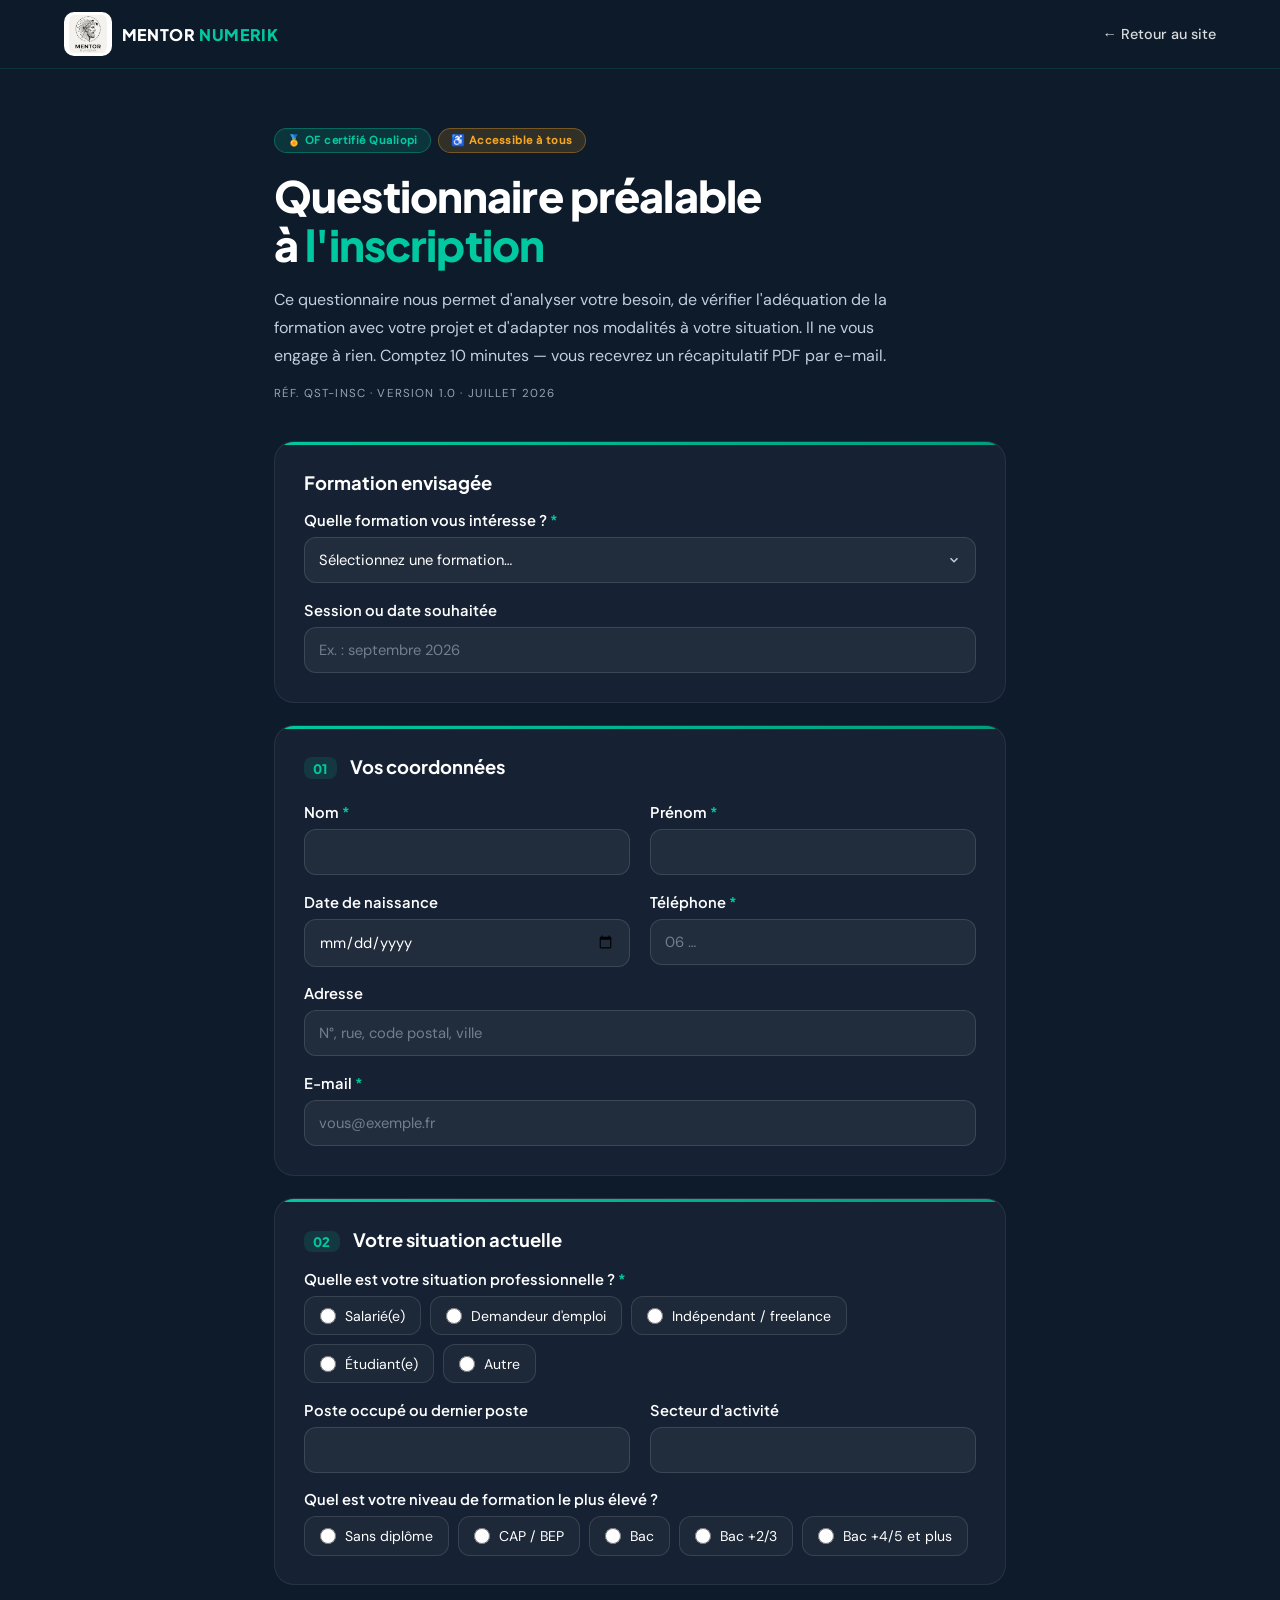
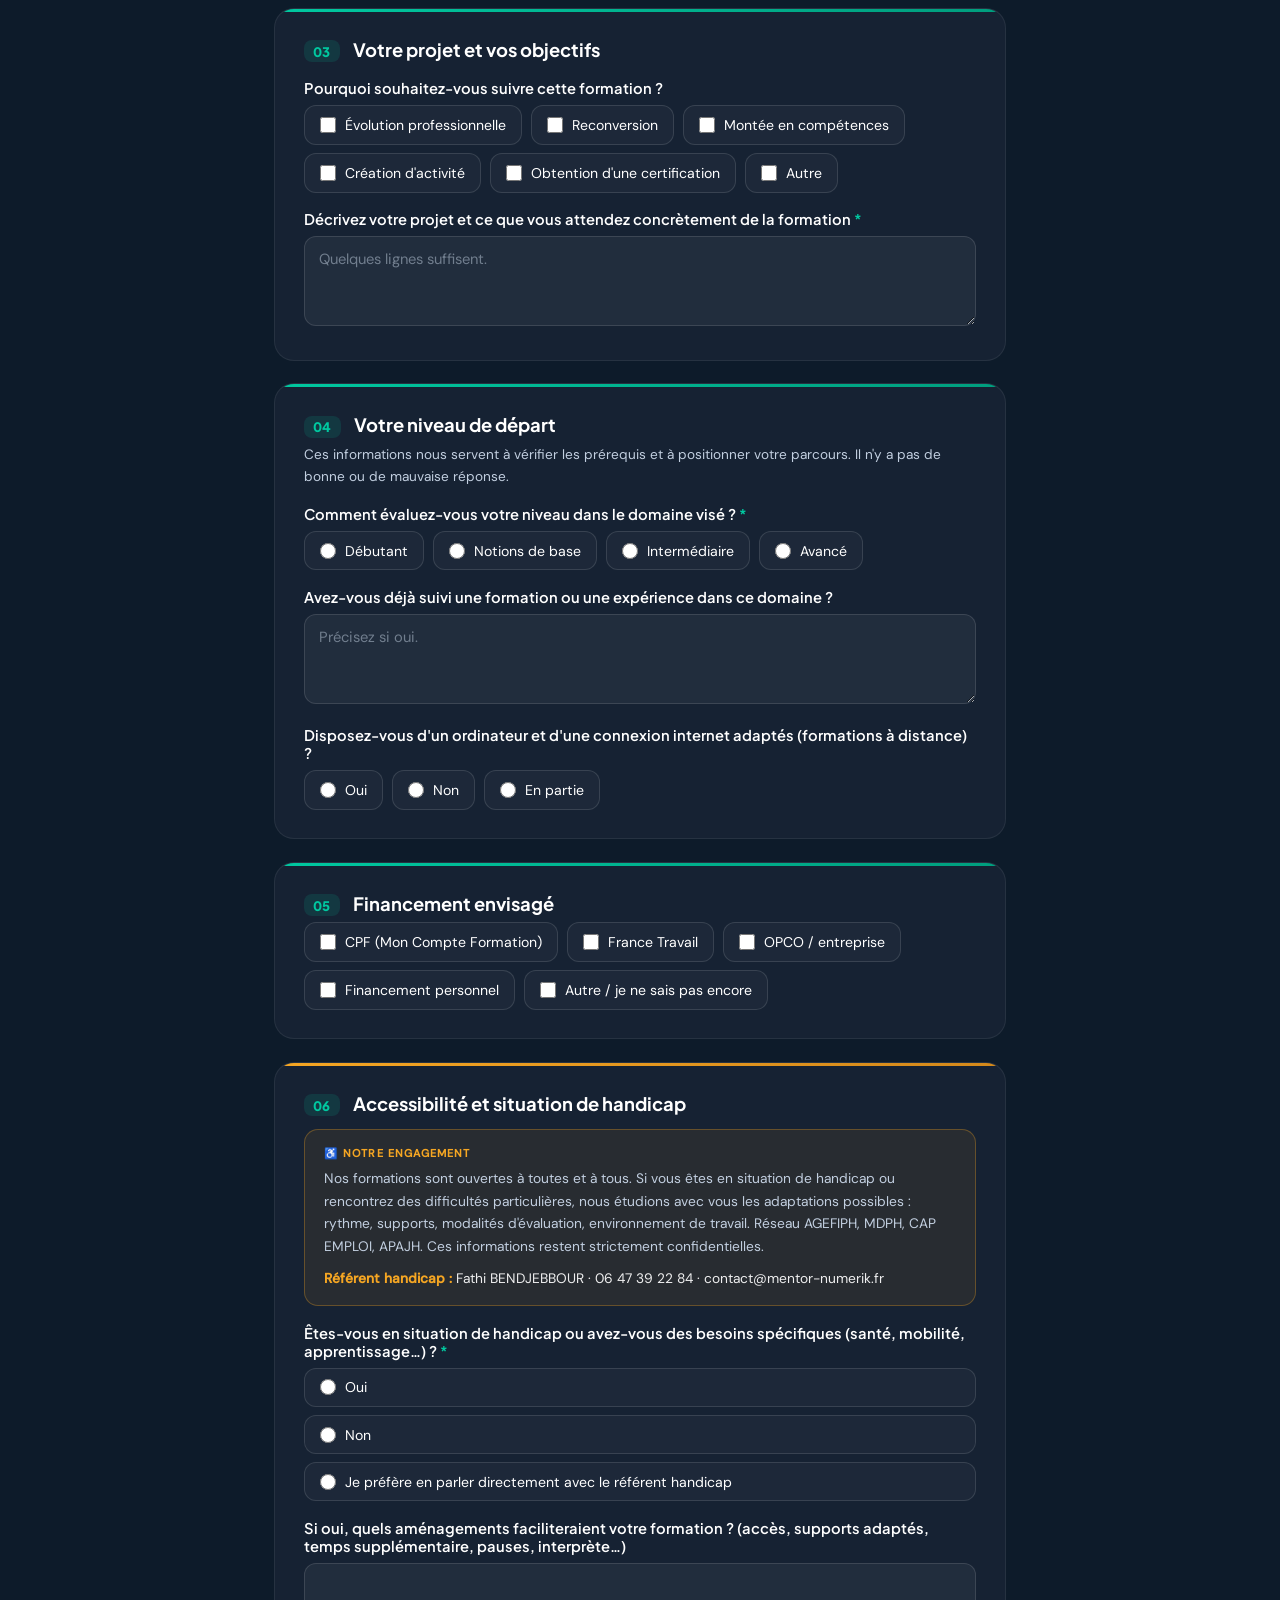
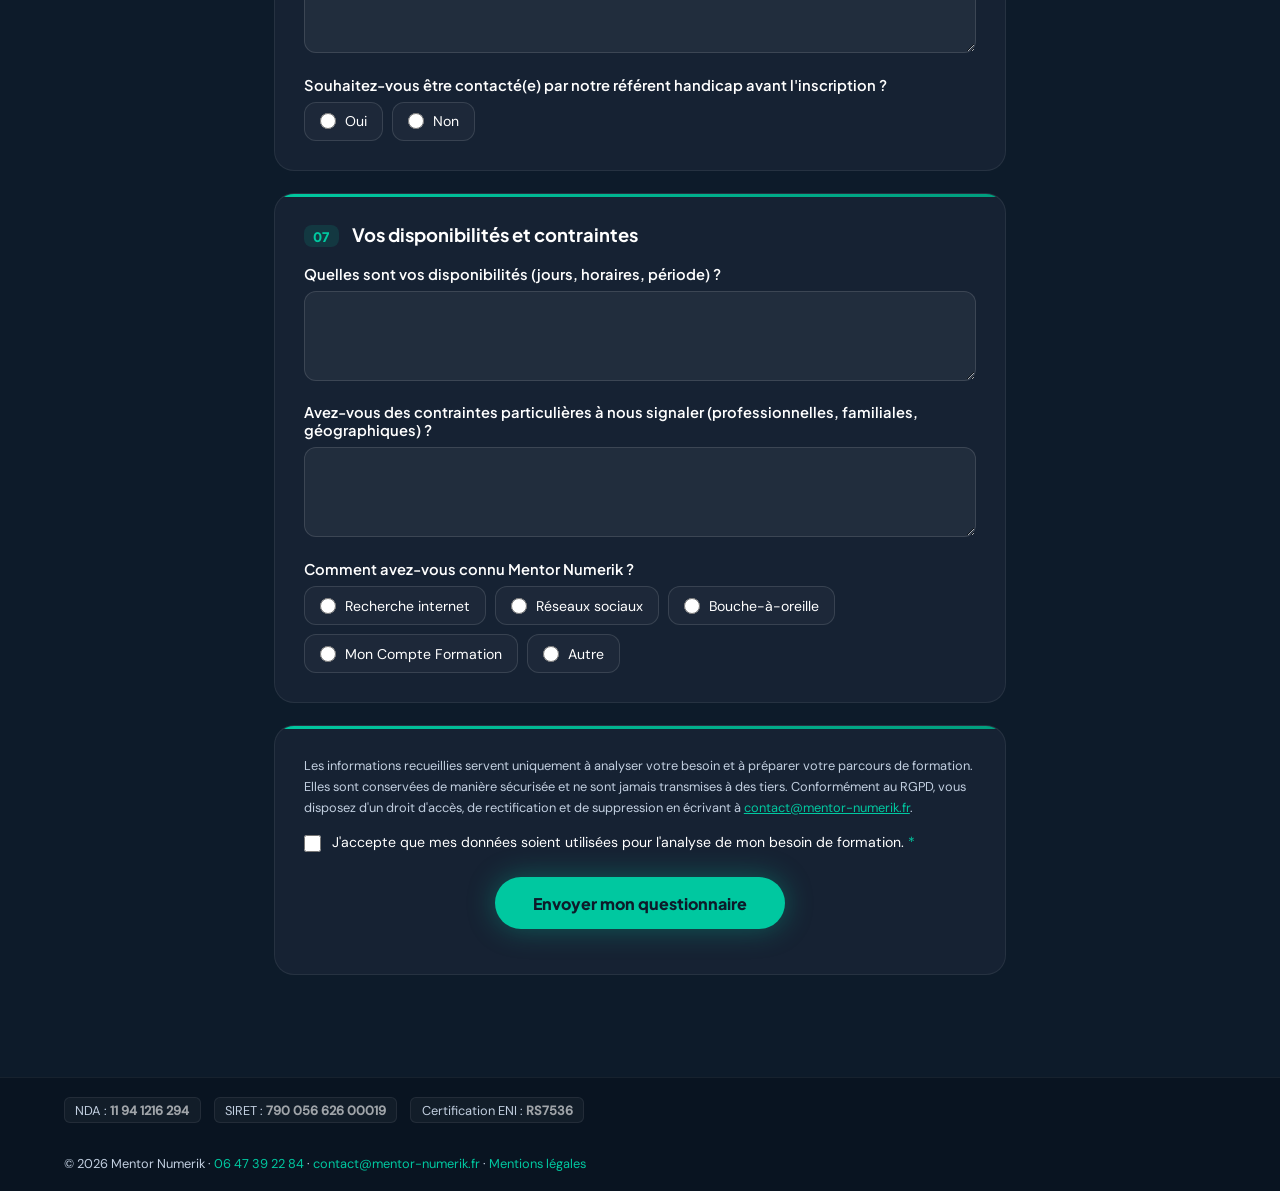
<file: questionnaire.html>
<!DOCTYPE html>
<html lang="fr">
<head>
  <link rel="icon" href="/favicon.ico" sizes="any">
  <meta charset="UTF-8" />
  <meta name="viewport" content="width=device-width, initial-scale=1.0" />
  <title>Questionnaire préalable à l'inscription – Mentor Numerik</title>
  <meta name="robots" content="noindex" />
  <!-- Polices auto-hébergées : aucun appel aux serveurs Google, aucune IP transmise (RGPD) -->
  <link rel="preload" href="/fonts/plus-jakarta-sans-latin-800-normal.woff2" as="font" type="font/woff2" crossorigin />
  <link rel="preload" href="/fonts/dm-sans-latin-400-normal.woff2" as="font" type="font/woff2" crossorigin />
  <link rel="stylesheet" href="/fonts/fonts.css" />
  <style>
    :root {
      --navy:    #0d1b2a;
      --ink:     #1a2e42;
      --teal:    #00c8a0;
      --teal-dk: #009e7e;
      --amber:   #f5a623;
      --white:   #ffffff;
      --muted:   #c2cfe0;
      --card-bg: #162233;
    }
    *, *::before, *::after { box-sizing: border-box; margin: 0; padding: 0; }
    html { scroll-behavior: smooth; }
    body { font-family: "DM Sans", sans-serif; background: var(--navy); color: var(--white); overflow-x: hidden; }
    img { max-width: 100%; }

    /* ── NAV (reprise du site) ── */
    nav {
      position: fixed; top: 0; left: 0; right: 0; z-index: 100;
      display: flex; align-items: center; justify-content: space-between;
      padding: .75rem 5%;
      background: rgba(13,27,42,.95); backdrop-filter: blur(16px);
      border-bottom: 1px solid rgba(0,200,160,.15);
    }
    .nav-logo { display: flex; align-items: center; gap: .6rem; text-decoration: none; }
    .nav-logo img { height: 44px; width: auto; border-radius: 10px; background: white; padding: 3px 5px; object-fit: contain; }
    .nav-brand-text { font-family: "Plus Jakarta Sans", sans-serif; font-weight: 800; font-size: 1rem; letter-spacing: .04em; color: var(--white); white-space: nowrap; }
    .nav-brand-text span { color: var(--teal); }
    .nav-back { color: rgba(255,255,255,.85); text-decoration: none; font-size: .9rem; font-weight: 500; transition: color .2s; }
    .nav-back:hover { color: var(--teal); }

    /* ── EN-TÊTE DE PAGE ── */
    .page-head { padding: 8rem 5% 2.5rem; max-width: 860px; margin: 0 auto; }
    .of-badges { display: flex; gap: .45rem; flex-wrap: wrap; margin-bottom: 1.1rem; }
    .of-badge { display: inline-flex; align-items: center; gap: .32rem; padding: .28rem .75rem; border-radius: 50px; font-size: .7rem; font-weight: 700; letter-spacing: .04em; }
    .of-badge-qualiopi { background: rgba(0,200,160,.15); border: 1px solid rgba(0,200,160,.35); color: var(--teal); }
    .of-badge-handicap { background: rgba(245,166,35,.15); border: 1px solid rgba(245,166,35,.35); color: var(--amber); }
    .page-head h1 { font-family: "Plus Jakarta Sans", sans-serif; font-size: clamp(1.8rem, 3.6vw, 2.7rem); font-weight: 800; line-height: 1.15; letter-spacing: -.02em; margin-bottom: 1rem; }
    .page-head h1 span { color: var(--teal); }
    .page-head p { color: var(--muted); line-height: 1.75; max-width: 640px; }
    .page-ref { font-size: .72rem; color: var(--muted); opacity: .75; letter-spacing: .1em; text-transform: uppercase; margin-top: 1rem; }

    /* ── FORMULAIRE ── */
    .form-wrap { max-width: 860px; margin: 0 auto; padding: 0 5% 5rem; }
    .form-card { background: var(--card-bg); border: 1px solid rgba(255,255,255,.07); border-radius: 20px; padding: 1.8rem; margin-bottom: 1.4rem; position: relative; overflow: hidden; }
    .form-card::before { content: ""; position: absolute; top: 0; left: 0; right: 0; height: 3px; background: linear-gradient(90deg, var(--teal), var(--teal-dk)); }
    .sec-head { display: flex; align-items: baseline; gap: .8rem; margin-bottom: .4rem; }
    .sec-num { font-family: "Plus Jakarta Sans", sans-serif; font-weight: 800; font-size: .82rem; color: var(--teal); background: rgba(0,200,160,.13); border-radius: 8px; padding: .15rem .6rem; }
    .sec-head h2 { font-family: "Plus Jakarta Sans", sans-serif; font-size: 1.15rem; font-weight: 700; }
    .sec-note { font-size: .85rem; color: var(--muted); margin-bottom: .8rem; line-height: 1.6; }

    label.q { display: block; font-weight: 600; font-size: .92rem; margin: 1.1rem 0 .5rem; font-family: "Plus Jakarta Sans", sans-serif; }
    .req { color: var(--teal); }
    input[type=text], input[type=email], input[type=tel], input[type=date], textarea, select {
      width: 100%; padding: .75rem .9rem; border: 1.5px solid rgba(255,255,255,.12); border-radius: 12px;
      font: inherit; font-size: .92rem; background: rgba(255,255,255,.05); color: var(--white);
      transition: border-color .2s, background .2s;
    }
    select { appearance: none; -webkit-appearance: none; cursor: pointer;
      background-image: url("data:image/svg+xml,%3Csvg xmlns='http://www.w3.org/2000/svg' width='14' height='14' viewBox='0 0 24 24' fill='none' stroke='%23C2CFE0' stroke-width='2.5'%3E%3Cpath d='M6 9l6 6 6-6'/%3E%3C/svg%3E");
      background-repeat: no-repeat; background-position: right .9rem center; padding-right: 2.4rem; }
    select option { background: #17202b; color: var(--white); }
    input::placeholder, textarea::placeholder { color: rgba(194,207,224,.5); }
    input:focus, textarea:focus, select:focus { outline: none; border-color: var(--teal); background: rgba(0,200,160,.06); }
    textarea { min-height: 90px; resize: vertical; }
    .grid2 { display: grid; grid-template-columns: 1fr 1fr; gap: 0 1.2rem; }
    @media (max-width: 600px) { .grid2 { grid-template-columns: 1fr; } }

    .opts { display: flex; flex-wrap: wrap; gap: .55rem; }
    .opts.col { flex-direction: column; gap: .5rem; }
    .opt {
      display: flex; align-items: center; gap: .55rem;
      border: 1.5px solid rgba(255,255,255,.12); border-radius: 12px;
      padding: .6rem .95rem; cursor: pointer; font-size: .88rem;
      background: rgba(255,255,255,.03); transition: border-color .2s, background .2s;
    }
    .opt:hover { border-color: rgba(0,200,160,.5); }
    .opt input { accent-color: var(--teal); width: 16px; height: 16px; cursor: pointer; flex-shrink: 0; }
    .opt:has(input:checked) { border-color: var(--teal); background: rgba(0,200,160,.1); }

    /* Bloc handicap */
    .handicap-card::before { background: linear-gradient(90deg, var(--amber), #d4891b); }
    .pledge { background: rgba(245,166,35,.08); border: 1px solid rgba(245,166,35,.3); border-radius: 14px; padding: 1rem 1.2rem; margin: .8rem 0 .4rem; }
    .pledge-tag { font-size: .68rem; font-weight: 700; letter-spacing: .1em; text-transform: uppercase; color: var(--amber); margin-bottom: .45rem; }
    .pledge p { font-size: .86rem; color: var(--muted); line-height: 1.65; }
    .pledge .contact { margin-top: .55rem; color: rgba(255,255,255,.92); }
    .pledge .contact strong { color: var(--amber); }

    /* RGPD + envoi */
    .rgpd { font-size: .8rem; color: var(--muted); line-height: 1.65; }
    .rgpd a { color: var(--teal); }
    .consent { display: flex; gap: .7rem; align-items: flex-start; margin-top: .9rem; font-size: .88rem; cursor: pointer; }
    .consent input { accent-color: var(--teal); width: 17px; height: 17px; margin-top: 2px; flex-shrink: 0; }

    .submit-zone { text-align: center; margin-top: 1.6rem; }
    .btn-submit {
      font-family: "Plus Jakarta Sans", sans-serif;
      background: var(--teal); color: var(--navy); border: none; cursor: pointer;
      padding: .95rem 2.4rem; border-radius: 50px; font-weight: 800; font-size: 1rem;
      transition: background .2s, transform .15s, box-shadow .2s; box-shadow: 0 0 28px rgba(0,200,160,.35);
    }
    .btn-submit:hover:not(:disabled) { background: var(--teal-dk); transform: translateY(-2px); box-shadow: 0 0 44px rgba(0,200,160,.5); }
    .btn-submit:disabled { opacity: .55; cursor: wait; }
    .form-msg { margin-top: 1rem; font-size: .9rem; display: none; }
    .form-msg.err { display: block; color: #ff8a8a; }

    /* Confirmation */
    .done-card { display: none; text-align: center; padding: 3rem 1.8rem; }
    .done-card.show { display: block; }
    .done-icon { width: 68px; height: 68px; border-radius: 50%; background: rgba(0,200,160,.15); border: 1.5px solid rgba(0,200,160,.4); display: grid; place-items: center; margin: 0 auto 1.2rem; font-size: 1.8rem; color: var(--teal); }
    .done-card h2 { font-family: "Plus Jakarta Sans", sans-serif; font-size: 1.4rem; font-weight: 800; margin-bottom: .8rem; }
    .done-card p { color: var(--muted); max-width: 46ch; margin: 0 auto .5rem; line-height: 1.7; font-size: .92rem; }

    .honeypot { position: absolute; left: -9999px; opacity: 0; height: 0; overflow: hidden; }

    /* Footer (repris du site) */
    footer { background: #091421; border-top: 1px solid rgba(255,255,255,.06); }
    .footer-legal { padding: 1.2rem 5%; display: flex; flex-wrap: wrap; align-items: center; justify-content: space-between; gap: .8rem; }
    .footer-ids { display: flex; gap: .8rem; flex-wrap: wrap; }
    .footer-ids span { font-size: .8rem; color: var(--muted); background: rgba(255,255,255,.04); border: 1px solid rgba(255,255,255,.07); border-radius: 6px; padding: .22rem .65rem; }
    .footer-ids span strong { color: rgba(255,255,255,.6); }
    .footer-copy { padding: .8rem 5% 1.2rem; }
    .footer-copy p { font-size: .8rem; color: var(--muted); }
    .footer-copy a { color: var(--teal); text-decoration: none; }
    input:focus-visible, button:focus-visible { outline: 2px solid var(--teal); outline-offset: 2px; }
  </style>
</head>
<body>

<nav>
  <a href="index.html" class="nav-logo">
    <img src="images/logo-mentor.png" alt="Mentor Numerik" />
    <span class="nav-brand-text">MENTOR <span>NUMERIK</span></span>
  </a>
  <a href="index.html" class="nav-back">← Retour au site</a>
</nav>

<header class="page-head">
  <div class="of-badges">
    <span class="of-badge of-badge-qualiopi">🏅 OF certifié Qualiopi</span>
    <span class="of-badge of-badge-handicap">♿ Accessible à tous</span>
  </div>
  <h1>Questionnaire préalable<br/>à <span>l'inscription</span></h1>
  <p>Ce questionnaire nous permet d'analyser votre besoin, de vérifier l'adéquation de la formation avec votre projet et d'adapter nos modalités à votre situation. Il ne vous engage à rien. Comptez 10 minutes — vous recevrez un récapitulatif PDF par e-mail.</p>
  <div class="page-ref">Réf. QST-INSC · Version 1.0 · Juillet 2026</div>
</header>

<main class="form-wrap">
  <form id="qform" novalidate>

    <div class="form-card">
      <div class="sec-head"><h2>Formation envisagée</h2></div>
      <label class="q" for="f-formation">Quelle formation vous intéresse ? <span class="req">*</span></label>
      <select id="f-formation" required>
        <option value="" disabled selected>Sélectionnez une formation…</option>
        <option value="Excel opérationnel – Certification ENI RS7536">Excel opérationnel – Certification ENI RS7536</option>
        <option value="Excel avancé – Certification ENI RS7536">Excel avancé – Certification ENI RS7536</option>
      </select>
      <label class="q" for="f-session">Session ou date souhaitée</label>
      <input type="text" id="f-session" placeholder="Ex. : septembre 2026" />
    </div>

    <div class="form-card">
      <div class="sec-head"><span class="sec-num">01</span><h2>Vos coordonnées</h2></div>
      <div class="grid2">
        <div><label class="q" for="f-nom">Nom <span class="req">*</span></label><input type="text" id="f-nom" required autocomplete="family-name" /></div>
        <div><label class="q" for="f-prenom">Prénom <span class="req">*</span></label><input type="text" id="f-prenom" required autocomplete="given-name" /></div>
        <div><label class="q" for="f-naissance">Date de naissance</label><input type="date" id="f-naissance" /></div>
        <div><label class="q" for="f-tel">Téléphone <span class="req">*</span></label><input type="tel" id="f-tel" required placeholder="06 …" autocomplete="tel" /></div>
      </div>
      <label class="q" for="f-adresse">Adresse</label>
      <input type="text" id="f-adresse" placeholder="N°, rue, code postal, ville" autocomplete="street-address" />
      <label class="q" for="f-email">E-mail <span class="req">*</span></label>
      <input type="email" id="f-email" required placeholder="vous@exemple.fr" autocomplete="email" />
    </div>

    <div class="form-card">
      <div class="sec-head"><span class="sec-num">02</span><h2>Votre situation actuelle</h2></div>
      <label class="q">Quelle est votre situation professionnelle ? <span class="req">*</span></label>
      <div class="opts" data-group="situation" data-required="1">
        <label class="opt"><input type="radio" name="situation" value="Salarié(e)">Salarié(e)</label>
        <label class="opt"><input type="radio" name="situation" value="Demandeur d'emploi">Demandeur d'emploi</label>
        <label class="opt"><input type="radio" name="situation" value="Indépendant / freelance">Indépendant / freelance</label>
        <label class="opt"><input type="radio" name="situation" value="Étudiant(e)">Étudiant(e)</label>
        <label class="opt"><input type="radio" name="situation" value="Autre">Autre</label>
      </div>
      <div class="grid2">
        <div><label class="q" for="f-poste">Poste occupé ou dernier poste</label><input type="text" id="f-poste" /></div>
        <div><label class="q" for="f-secteur">Secteur d'activité</label><input type="text" id="f-secteur" /></div>
      </div>
      <label class="q">Quel est votre niveau de formation le plus élevé ?</label>
      <div class="opts" data-group="niveau-etudes">
        <label class="opt"><input type="radio" name="niveau-etudes" value="Sans diplôme">Sans diplôme</label>
        <label class="opt"><input type="radio" name="niveau-etudes" value="CAP / BEP">CAP / BEP</label>
        <label class="opt"><input type="radio" name="niveau-etudes" value="Bac">Bac</label>
        <label class="opt"><input type="radio" name="niveau-etudes" value="Bac +2/3">Bac +2/3</label>
        <label class="opt"><input type="radio" name="niveau-etudes" value="Bac +4/5 et plus">Bac +4/5 et plus</label>
      </div>
    </div>

    <div class="form-card">
      <div class="sec-head"><span class="sec-num">03</span><h2>Votre projet et vos objectifs</h2></div>
      <label class="q">Pourquoi souhaitez-vous suivre cette formation ?</label>
      <div class="opts" data-group="objectifs" data-multi="1">
        <label class="opt"><input type="checkbox" value="Évolution professionnelle">Évolution professionnelle</label>
        <label class="opt"><input type="checkbox" value="Reconversion">Reconversion</label>
        <label class="opt"><input type="checkbox" value="Montée en compétences">Montée en compétences</label>
        <label class="opt"><input type="checkbox" value="Création d'activité">Création d'activité</label>
        <label class="opt"><input type="checkbox" value="Obtention d'une certification">Obtention d'une certification</label>
        <label class="opt"><input type="checkbox" value="Autre">Autre</label>
      </div>
      <label class="q" for="f-projet">Décrivez votre projet et ce que vous attendez concrètement de la formation <span class="req">*</span></label>
      <textarea id="f-projet" required placeholder="Quelques lignes suffisent."></textarea>
    </div>

    <div class="form-card">
      <div class="sec-head"><span class="sec-num">04</span><h2>Votre niveau de départ</h2></div>
      <p class="sec-note">Ces informations nous servent à vérifier les prérequis et à positionner votre parcours. Il n'y a pas de bonne ou de mauvaise réponse.</p>
      <label class="q">Comment évaluez-vous votre niveau dans le domaine visé ? <span class="req">*</span></label>
      <div class="opts" data-group="niveau" data-required="1">
        <label class="opt"><input type="radio" name="niveau" value="Débutant">Débutant</label>
        <label class="opt"><input type="radio" name="niveau" value="Notions de base">Notions de base</label>
        <label class="opt"><input type="radio" name="niveau" value="Intermédiaire">Intermédiaire</label>
        <label class="opt"><input type="radio" name="niveau" value="Avancé">Avancé</label>
      </div>
      <label class="q" for="f-experience">Avez-vous déjà suivi une formation ou une expérience dans ce domaine ?</label>
      <textarea id="f-experience" placeholder="Précisez si oui."></textarea>
      <label class="q">Disposez-vous d'un ordinateur et d'une connexion internet adaptés (formations à distance) ?</label>
      <div class="opts" data-group="materiel">
        <label class="opt"><input type="radio" name="materiel" value="Oui">Oui</label>
        <label class="opt"><input type="radio" name="materiel" value="Non">Non</label>
        <label class="opt"><input type="radio" name="materiel" value="En partie">En partie</label>
      </div>
    </div>

    <div class="form-card">
      <div class="sec-head"><span class="sec-num">05</span><h2>Financement envisagé</h2></div>
      <div class="opts" data-group="financement" data-multi="1">
        <label class="opt"><input type="checkbox" value="CPF (Mon Compte Formation)">CPF (Mon Compte Formation)</label>
        <label class="opt"><input type="checkbox" value="France Travail">France Travail</label>
        <label class="opt"><input type="checkbox" value="OPCO / entreprise">OPCO / entreprise</label>
        <label class="opt"><input type="checkbox" value="Financement personnel">Financement personnel</label>
        <label class="opt"><input type="checkbox" value="Autre / je ne sais pas encore">Autre / je ne sais pas encore</label>
      </div>
    </div>

    <div class="form-card handicap-card">
      <div class="sec-head"><span class="sec-num">06</span><h2>Accessibilité et situation de handicap</h2></div>
      <div class="pledge">
        <div class="pledge-tag">♿ Notre engagement</div>
        <p>Nos formations sont ouvertes à toutes et à tous. Si vous êtes en situation de handicap ou rencontrez des difficultés particulières, nous étudions avec vous les adaptations possibles : rythme, supports, modalités d'évaluation, environnement de travail. Réseau AGEFIPH, MDPH, CAP EMPLOI, APAJH. Ces informations restent strictement confidentielles.</p>
        <p class="contact"><strong>Référent handicap :</strong> Fathi BENDJEBBOUR · 06 47 39 22 84 · contact@mentor-numerik.fr</p>
      </div>
      <label class="q">Êtes-vous en situation de handicap ou avez-vous des besoins spécifiques (santé, mobilité, apprentissage…) ? <span class="req">*</span></label>
      <div class="opts col" data-group="handicap" data-required="1">
        <label class="opt"><input type="radio" name="handicap" value="Oui">Oui</label>
        <label class="opt"><input type="radio" name="handicap" value="Non">Non</label>
        <label class="opt"><input type="radio" name="handicap" value="Je préfère en parler directement avec le référent handicap">Je préfère en parler directement avec le référent handicap</label>
      </div>
      <label class="q" for="f-amenagements">Si oui, quels aménagements faciliteraient votre formation ? (accès, supports adaptés, temps supplémentaire, pauses, interprète…)</label>
      <textarea id="f-amenagements"></textarea>
      <label class="q">Souhaitez-vous être contacté(e) par notre référent handicap avant l'inscription ?</label>
      <div class="opts" data-group="contact-referent">
        <label class="opt"><input type="radio" name="contact-referent" value="Oui">Oui</label>
        <label class="opt"><input type="radio" name="contact-referent" value="Non">Non</label>
      </div>
    </div>

    <div class="form-card">
      <div class="sec-head"><span class="sec-num">07</span><h2>Vos disponibilités et contraintes</h2></div>
      <label class="q" for="f-dispo">Quelles sont vos disponibilités (jours, horaires, période) ?</label>
      <textarea id="f-dispo"></textarea>
      <label class="q" for="f-contraintes">Avez-vous des contraintes particulières à nous signaler (professionnelles, familiales, géographiques) ?</label>
      <textarea id="f-contraintes"></textarea>
      <label class="q">Comment avez-vous connu Mentor Numerik ?</label>
      <div class="opts" data-group="source">
        <label class="opt"><input type="radio" name="source" value="Recherche internet">Recherche internet</label>
        <label class="opt"><input type="radio" name="source" value="Réseaux sociaux">Réseaux sociaux</label>
        <label class="opt"><input type="radio" name="source" value="Bouche-à-oreille">Bouche-à-oreille</label>
        <label class="opt"><input type="radio" name="source" value="Mon Compte Formation">Mon Compte Formation</label>
        <label class="opt"><input type="radio" name="source" value="Autre">Autre</label>
      </div>
    </div>

    <div class="form-card">
      <p class="rgpd">Les informations recueillies servent uniquement à analyser votre besoin et à préparer votre parcours de formation. Elles sont conservées de manière sécurisée et ne sont jamais transmises à des tiers. Conformément au RGPD, vous disposez d'un droit d'accès, de rectification et de suppression en écrivant à <a href="mailto:contact@mentor-numerik.fr">contact@mentor-numerik.fr</a>.</p>
      <label class="consent"><input type="checkbox" id="f-consent" required><span>J'accepte que mes données soient utilisées pour l'analyse de mon besoin de formation. <span class="req">*</span></span></label>

      <!-- Champ anti-spam invisible : doit rester vide -->
      <div class="honeypot" aria-hidden="true">
        <label>Ne pas remplir <input type="text" id="f-website" tabindex="-1" autocomplete="off"></label>
      </div>

      <div class="submit-zone">
        <button type="submit" class="btn-submit" id="btn-submit">Envoyer mon questionnaire</button>
        <p class="form-msg err" id="form-err"></p>
      </div>
    </div>
  </form>

  <div class="form-card done-card" id="done">
    <div class="done-icon">✓</div>
    <h2>Questionnaire envoyé !</h2>
    <p>Merci ! Vous recevez dans quelques instants un récapitulatif de vos réponses en PDF à l'adresse indiquée (pensez à vérifier vos indésirables).</p>
    <p>Nous analysons votre besoin et revenons vers vous sous 24h. Si vous avez signalé un besoin d'adaptation, notre référent handicap vous contactera personnellement.</p>
  </div>
</main>

<footer>
  <div class="footer-legal">
    <div class="footer-ids">
      <span>NDA : <strong>11 94 1216 294</strong></span>
      <span>SIRET : <strong>790 056 626 00019</strong></span>
      <span>Certification ENI : <strong>RS7536</strong></span>
    </div>
  </div>
  <div class="footer-copy">
    <p>© 2026 Mentor Numerik · <a href="tel:+33647392284">06 47 39 22 84</a> · <a href="mailto:contact@mentor-numerik.fr">contact@mentor-numerik.fr</a> · <a href="mentions-legales.html">Mentions légales</a></p>
  </div>
</footer>

<script>
  // ═══════════ CONFIGURATION ═══════════
  //google script
  const WEBHOOK_URL = 'https://script.google.com/macros/s/AKfycbxNmQoA0GDuf0dShkTc0EzTq7c4moP27S40bzwmVYUEVAaUYahQ_oOnYoX7gZZ8JFI/exec';

  const form = document.getElementById('qform');
  const btn = document.getElementById('btn-submit');
  const errBox = document.getElementById('form-err');

  function val(id) { return document.getElementById(id).value.trim(); }
  function groupVal(name, multi) {
    if (multi) {
      const checked = [...document.querySelectorAll(`[data-group="${name}"] input:checked`)];
      return checked.map(c => c.value).join(' · ');
    }
    const c = document.querySelector(`input[name="${name}"]:checked`);
    return c ? c.value : '';
  }

  form.addEventListener('submit', async (e) => {
    e.preventDefault();
    errBox.style.display = 'none';

    // Validation
    const manquants = [];
    if (!val('f-formation')) manquants.push('Formation envisagée');
    if (!val('f-nom')) manquants.push('Nom');
    if (!val('f-prenom')) manquants.push('Prénom');
    if (!val('f-tel')) manquants.push('Téléphone');
    if (!val('f-email') || !val('f-email').includes('@')) manquants.push('E-mail valide');
    if (!groupVal('situation')) manquants.push('Situation professionnelle');
    if (!val('f-projet')) manquants.push('Description de votre projet');
    if (!groupVal('niveau')) manquants.push('Votre niveau de départ');
    if (!groupVal('handicap')) manquants.push('Question accessibilité / handicap');
    if (!document.getElementById('f-consent').checked) manquants.push('Consentement RGPD');

    if (manquants.length) {
      errBox.textContent = 'Merci de compléter : ' + manquants.join(', ') + '.';
      errBox.style.display = 'block';
      errBox.scrollIntoView({ behavior: 'smooth', block: 'center' });
      return;
    }

    const payload = {
      website: document.getElementById('f-website').value, // honeypot
      nom: val('f-nom'),
      prenom: val('f-prenom'),
      email: val('f-email'),
      reponses: [
        { q: 'Formation envisagée', r: val('f-formation') },
        { q: 'Session / date souhaitée', r: val('f-session') },
        { q: 'Nom', r: val('f-nom') },
        { q: 'Prénom', r: val('f-prenom') },
        { q: 'Date de naissance', r: val('f-naissance') },
        { q: 'Adresse', r: val('f-adresse') },
        { q: 'Téléphone', r: val('f-tel') },
        { q: 'E-mail', r: val('f-email') },
        { q: 'Situation professionnelle', r: groupVal('situation') },
        { q: 'Poste occupé ou dernier poste', r: val('f-poste') },
        { q: "Secteur d'activité", r: val('f-secteur') },
        { q: 'Niveau de formation le plus élevé', r: groupVal('niveau-etudes') },
        { q: 'Pourquoi souhaitez-vous suivre cette formation ?', r: groupVal('objectifs', true) },
        { q: 'Description du projet et attentes', r: val('f-projet') },
        { q: 'Niveau auto-évalué dans le domaine visé', r: groupVal('niveau') },
        { q: 'Formation ou expérience déjà suivie dans ce domaine', r: val('f-experience') },
        { q: 'Ordinateur et connexion internet adaptés', r: groupVal('materiel') },
        { q: 'Financement envisagé', r: groupVal('financement', true) },
        { q: 'Situation de handicap ou besoins spécifiques', r: groupVal('handicap') },
        { q: 'Aménagements souhaités', r: val('f-amenagements') },
        { q: 'Souhaite être contacté(e) par le référent handicap', r: groupVal('contact-referent') },
        { q: 'Disponibilités', r: val('f-dispo') },
        { q: 'Contraintes particulières', r: val('f-contraintes') },
        { q: 'Comment avez-vous connu Mentor Numerik ?', r: groupVal('source') },
        { q: 'Consentement RGPD', r: 'Oui' }
      ]
    };

    btn.disabled = true;
    btn.textContent = 'Envoi en cours…';

    try {
      const rep = await fetch(WEBHOOK_URL, {
        method: 'POST',
        body: JSON.stringify(payload) // pas d'en-tête Content-Type → requête simple, pas de préflight CORS
      });
      const data = await rep.json();
      if (!data.ok) throw new Error(data.error || 'Erreur serveur');
      form.style.display = 'none';
      const done = document.getElementById('done');
      done.classList.add('show');
      done.scrollIntoView({ behavior: 'smooth', block: 'center' });
    } catch (err) {
      errBox.textContent = "L'envoi a échoué. Vérifiez votre connexion et réessayez, ou contactez-nous directement au 06 47 39 22 84.";
      errBox.style.display = 'block';
      btn.disabled = false;
      btn.textContent = 'Envoyer mon questionnaire';
    }
  });
</script>
</body>
</html>
</file>
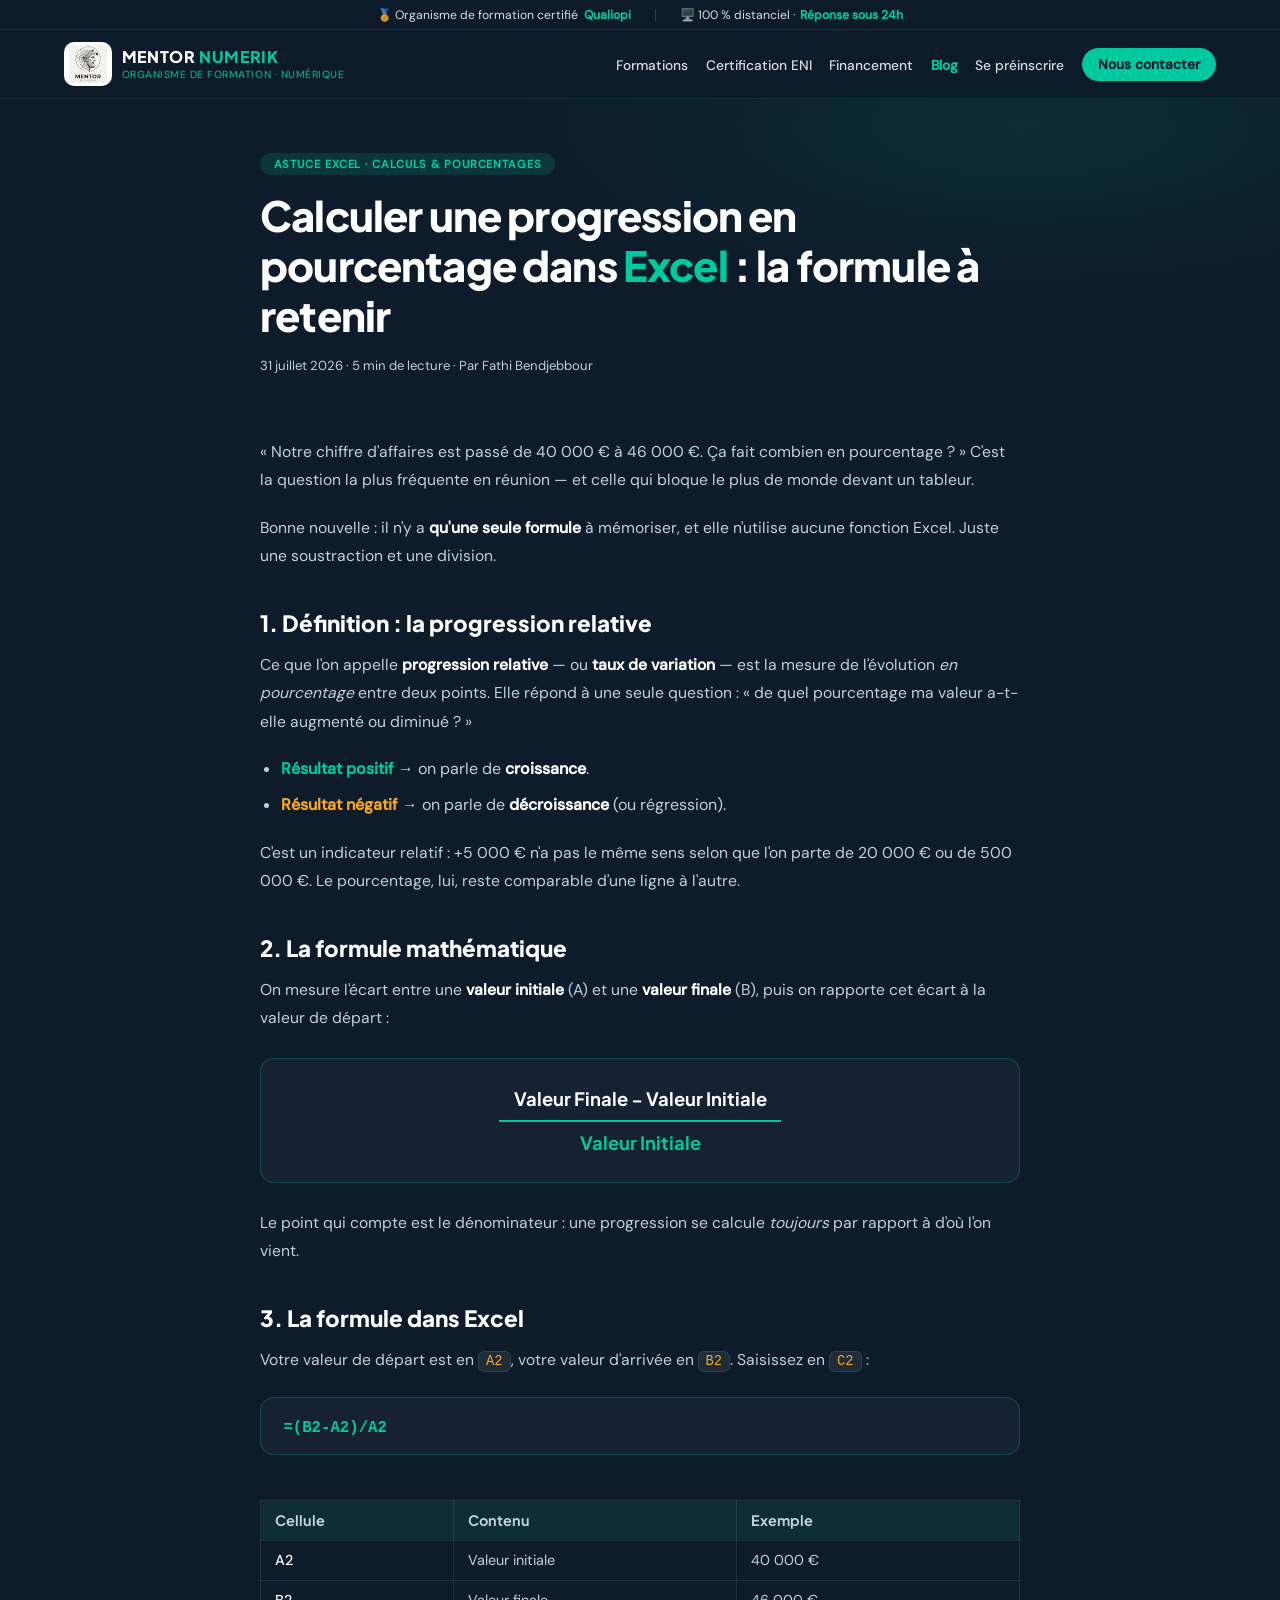
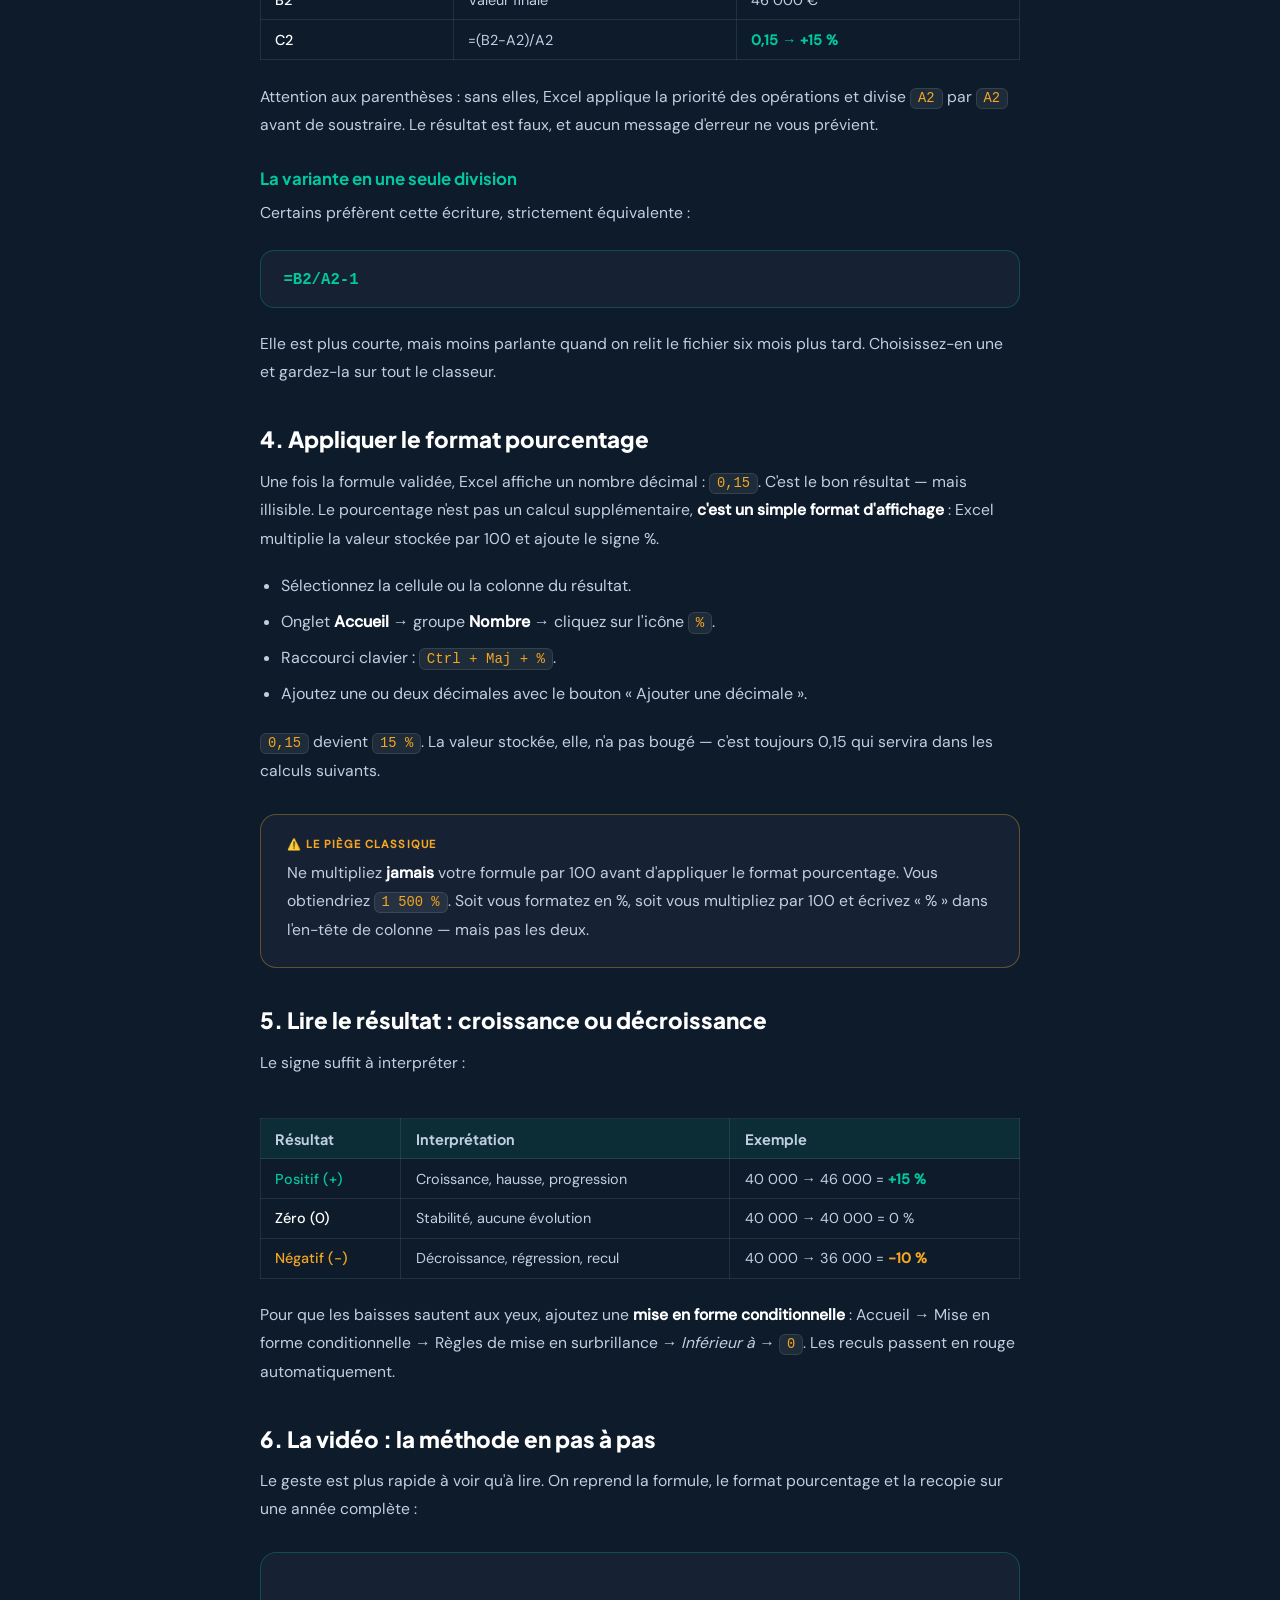
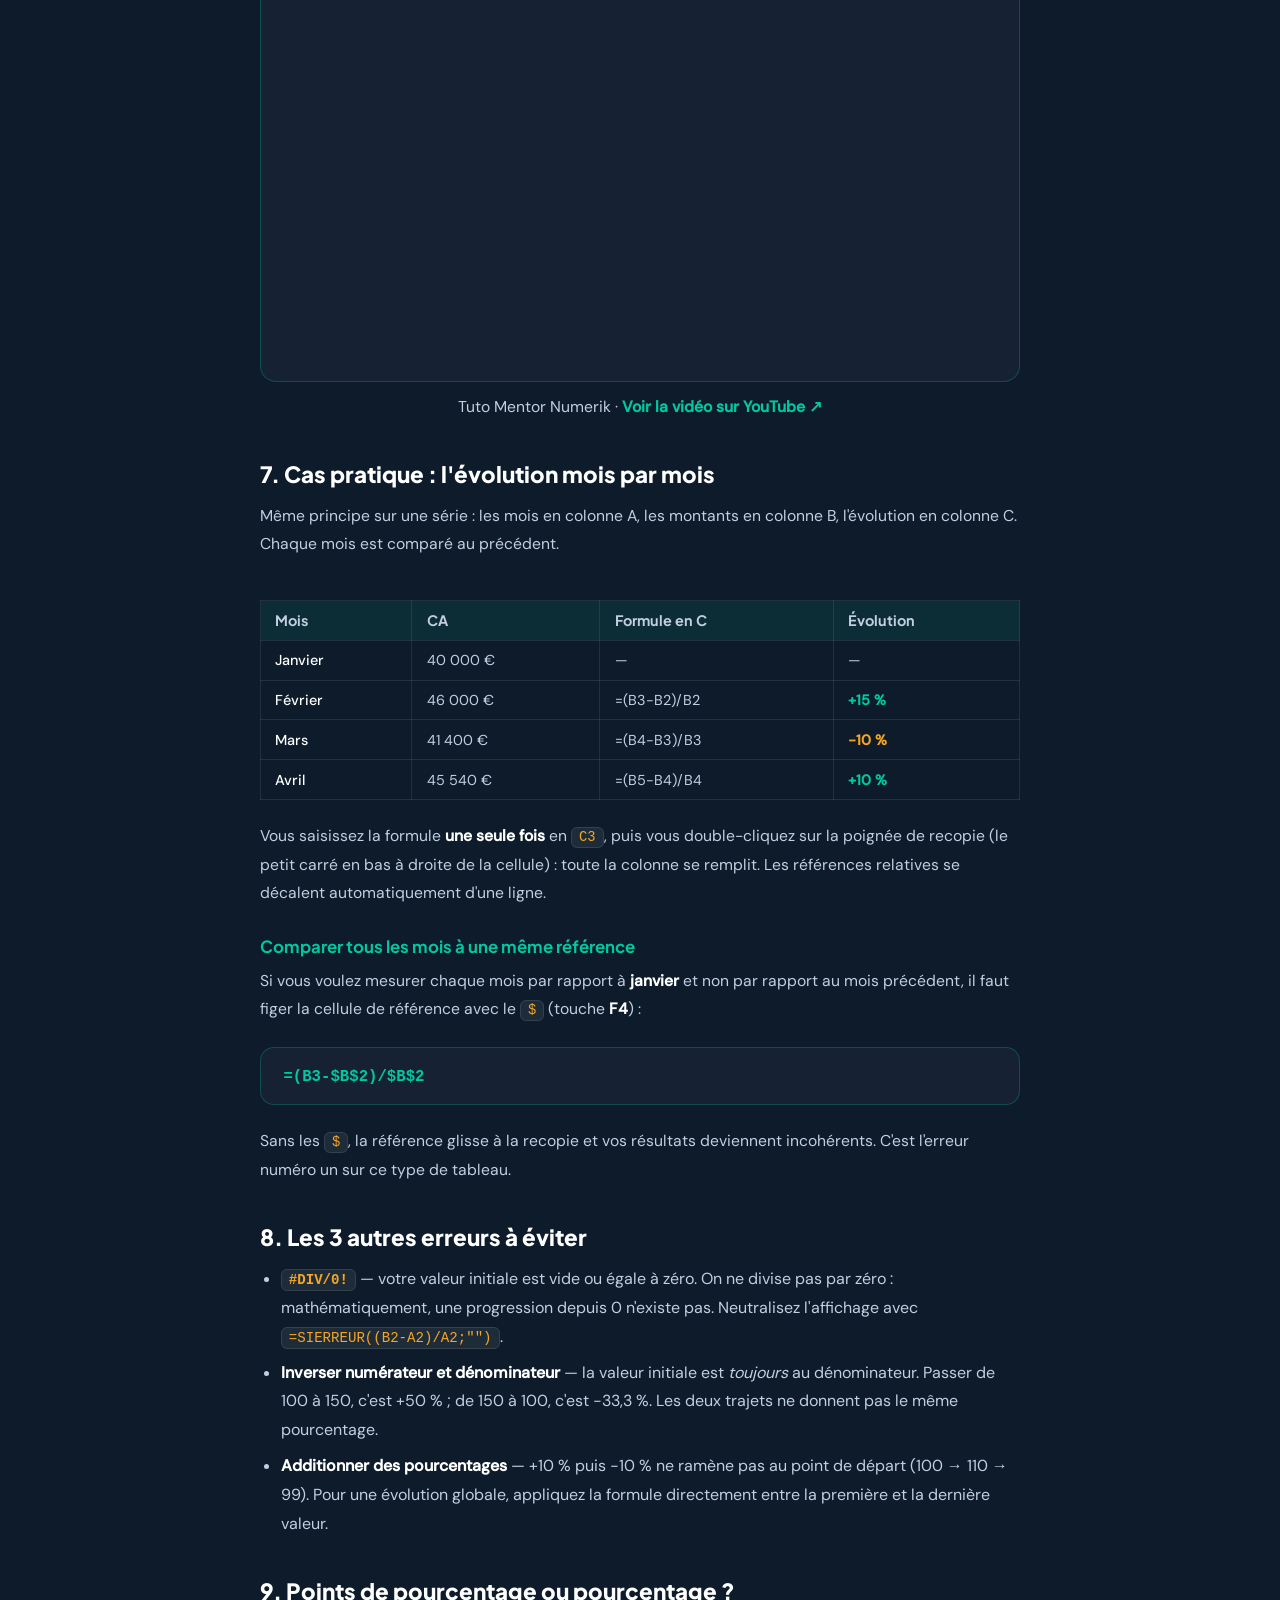
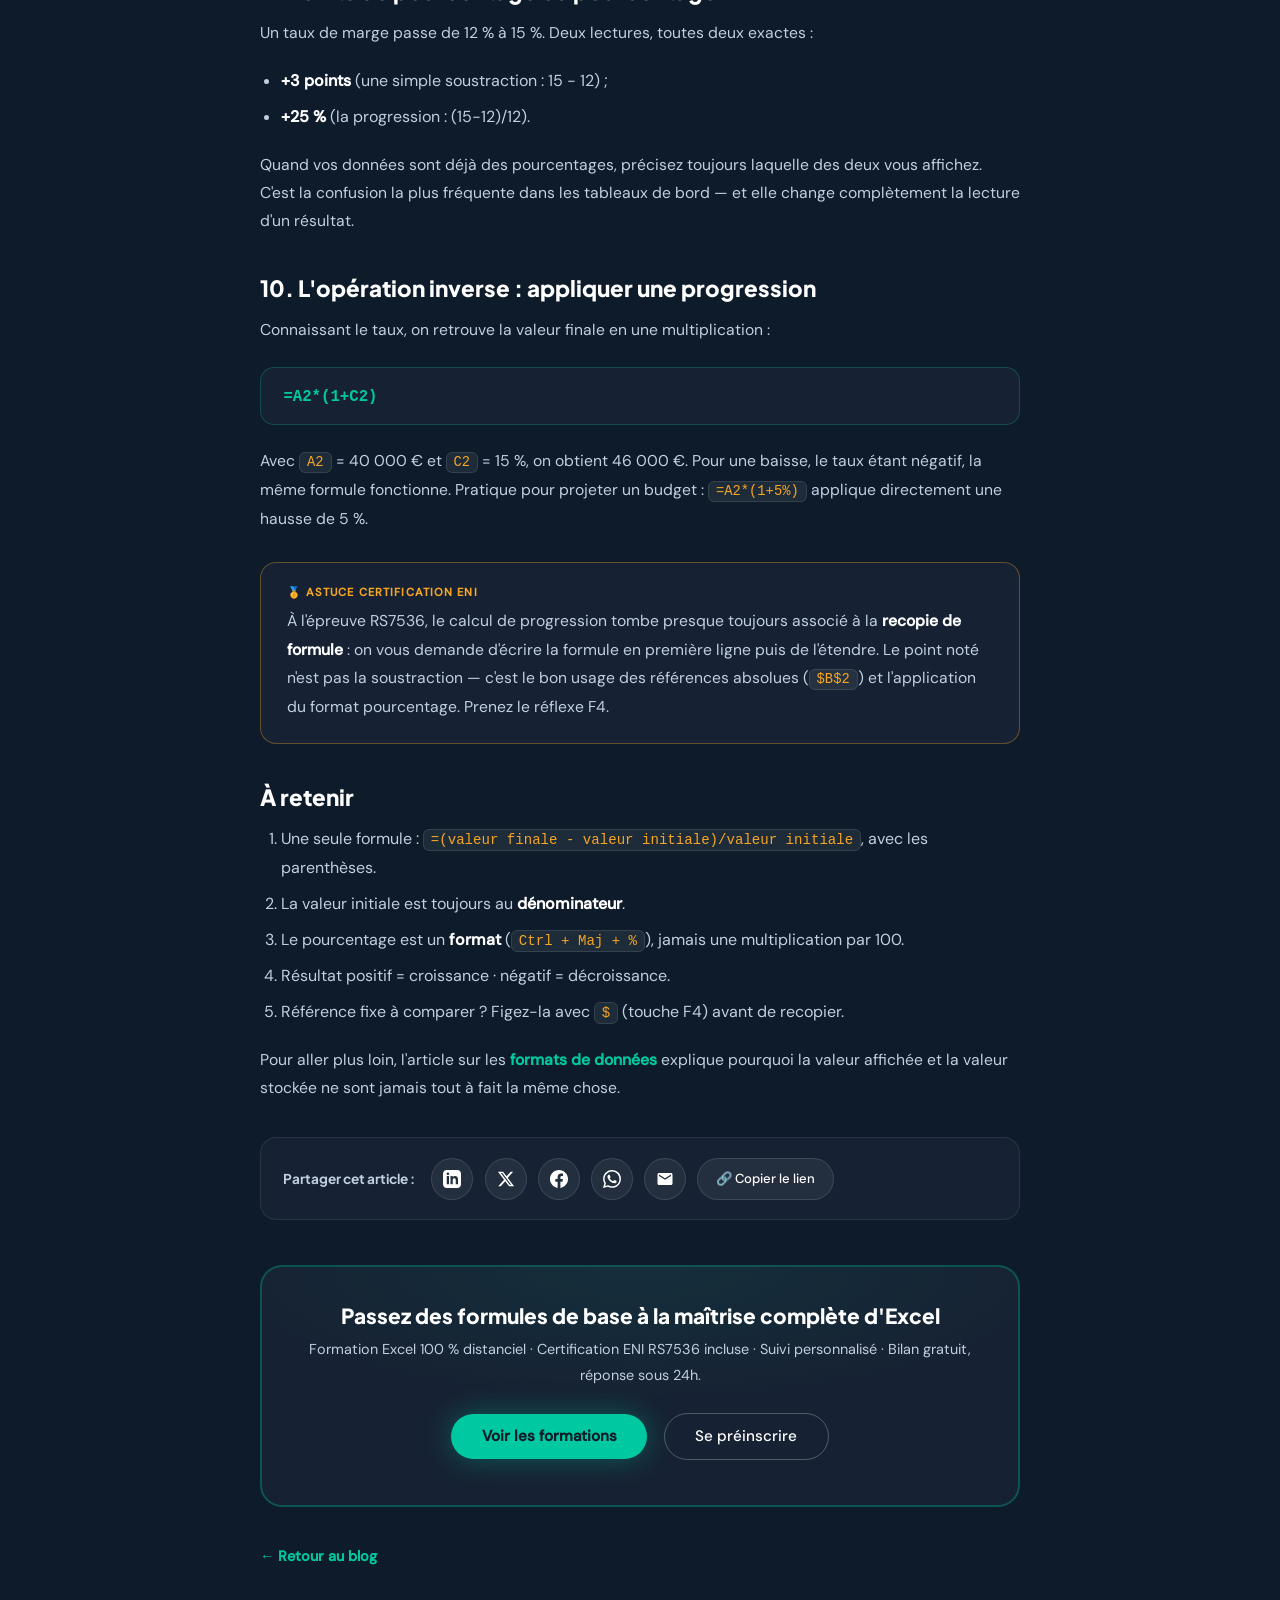
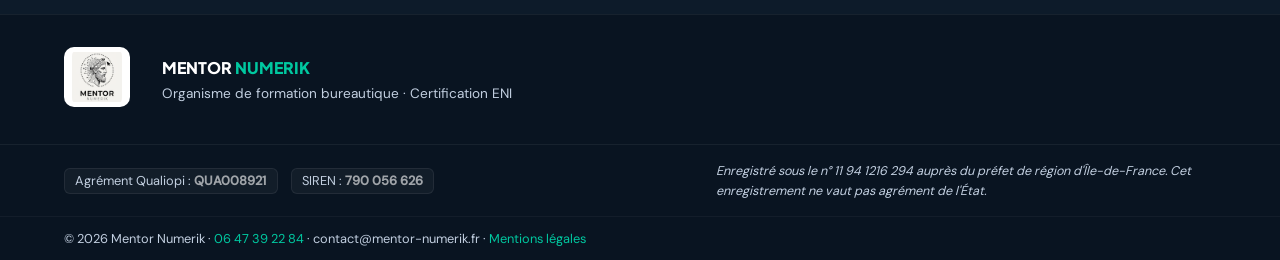
<file: blog/calculer-progression-pourcentage-excel.html>
<!DOCTYPE html>
<html lang="fr">
<head>
  <link rel="icon" href="/favicon.ico" sizes="any">
  <link rel="icon" type="image/png" sizes="32x32" href="/favicons/favicon-32x32.png">
  <link rel="icon" type="image/png" sizes="16x16" href="/favicons/favicon-16x16.png">
  <link rel="apple-touch-icon" href="/favicons/apple-touch-icon.png">
  <meta charset="UTF-8" />
  <meta name="viewport" content="width=device-width, initial-scale=1.0" />
  <title>Calculer une progression en pourcentage dans Excel | Mentor Numerik</title>
  <meta name="description" content="La formule (valeur finale - valeur initiale) / valeur initiale, le format pourcentage, la lecture du résultat et les 4 erreurs classiques. Tuto vidéo inclus. Par Mentor Numerik, centre agréé ENI." />
  <link rel="canonical" href="https://www.mentor-numerik.fr/blog/calculer-progression-pourcentage-excel.html" />
  <!-- Open Graph : aperçu du lien sur LinkedIn, Facebook, WhatsApp… -->
  <meta property="og:type" content="article" />
  <meta property="og:title" content="Excel : calculer une progression en pourcentage" />
  <meta property="og:description" content="Une seule formule à retenir, le bon format d'affichage et les erreurs qui faussent tout. Tuto vidéo inclus. Par Mentor Numerik, centre agréé ENI." />
  <meta property="og:url" content="https://www.mentor-numerik.fr/blog/calculer-progression-pourcentage-excel.html" />
  <meta property="og:image" content="https://www.mentor-numerik.fr/images/logo-mentor.png" />
  <meta property="og:site_name" content="Mentor Numerik" />
  <meta name="twitter:card" content="summary" />
  <!-- Polices auto-hébergées : aucun appel aux serveurs Google, aucune IP transmise (RGPD) -->
  <link rel="preload" href="/fonts/plus-jakarta-sans-latin-800-normal.woff2" as="font" type="font/woff2" crossorigin />
  <link rel="preload" href="/fonts/dm-sans-latin-400-normal.woff2" as="font" type="font/woff2" crossorigin />
  <link rel="stylesheet" href="/fonts/fonts.css" />
  <style>
    :root {
      --navy:    #0d1b2a;
      --ink:     #1a2e42;
      --teal:    #00c8a0;
      --teal-dk: #009e7e;
      --amber:   #f5a623;
      --white:   #ffffff;
      --muted:   #c2cfe0;
      --card-bg: #162233;
    }
    *, *::before, *::after { box-sizing: border-box; margin: 0; padding: 0; }
    html { scroll-behavior: smooth; }
    body { font-family: "DM Sans", sans-serif; background: var(--navy); color: var(--white); overflow-x: hidden; }
    .top-reassurance {
      background: rgba(13,27,42,.98);
      backdrop-filter: blur(16px);
      -webkit-backdrop-filter: blur(16px);
      border-bottom: 1px solid rgba(0,200,160,.2);
      padding: .4rem 5%;
      display: flex; align-items: center; justify-content: center;
      gap: 1.5rem; flex-wrap: nowrap; overflow: hidden;
      font-size: .76rem; color: rgba(255,255,255,.85);
      position: fixed; top: 0; left: 0; right: 0; z-index: 101; height: 30px;
    }
    .top-reassurance span { display: flex; align-items: center; gap: .35rem; white-space: nowrap; flex-shrink: 0; }
    .top-reassurance strong { color: var(--teal); }
    .top-reassurance .sep { width: 1px; height: 12px; background: rgba(0,200,160,.3); flex-shrink: 0; }
    @media (max-width: 600px) {
      .top-reassurance { font-size: .7rem; gap: 0; height: 26px; padding: 0 4%; }
      .top-reassurance .sep { display: none; }
      .top-reassurance .tr-hide-mobile { display: none; }
    }
    nav {
      position: fixed; top: 30px; left: 0; right: 0; z-index: 100;
      display: flex; align-items: center; justify-content: space-between;
      padding: .75rem 5%;
      background: rgba(13,27,42,.95); backdrop-filter: blur(16px);
      border-bottom: 1px solid rgba(0,200,160,.15);
    }
    @media (max-width: 600px) { nav { top: 26px; padding: .6rem 4%; } }
    .nav-logo { display: flex; align-items: center; gap: .6rem; text-decoration: none; flex-shrink: 0; }
    .nav-logo img { height: 44px; width: auto; border-radius: 10px; background: white; padding: 3px 5px; object-fit: contain; }
    @media (max-width: 600px) { .nav-logo img { height: 36px; } .nav-logo { gap: .45rem; } }
    .nav-logo-info { display: flex; flex-direction: column; gap: .1rem; }
    .nav-brand-text { font-family: "Plus Jakarta Sans", sans-serif; font-weight: 800; font-size: 1rem; letter-spacing: .04em; color: var(--white); white-space: nowrap; line-height: 1.2; }
    .nav-brand-text span { color: var(--teal); }
    .nav-brand-sub { font-size: .65rem; color: var(--teal); font-weight: 500; letter-spacing: .05em; text-transform: uppercase; white-space: nowrap; opacity: .85; }
    @media (max-width: 600px) { .nav-brand-text { font-size: .8rem; } .nav-brand-sub { display: none; } }
    .nav-links { list-style: none; display: flex; gap: 1.8rem; align-items: center; }
    .nav-links a { color: rgba(255,255,255,.85); text-decoration: none; font-size: .94rem; font-weight: 500; transition: color .2s; }
    .nav-links a:hover { color: var(--teal); }
    .nav-links a.active { color: var(--teal); font-weight: 700; }
    .nav-cta { background: var(--teal) !important; color: var(--navy) !important; padding: .5rem 1.3rem; border-radius: 50px; font-weight: 700 !important; transition: background .2s !important; }
    .nav-cta:hover { background: var(--teal-dk) !important; }
    .hamburger {
      display: none; background: none; border: none; cursor: pointer;
      padding: .5rem; width: 44px; height: 44px;
      align-items: center; justify-content: center; flex-direction: column;
      flex-shrink: 0; position: relative; z-index: 102;
    }
    .hamburger span { display: block; width: 24px; height: 2px; background: var(--white); margin: 3px 0; border-radius: 2px; transition: .3s; }
    .hamburger.is-open span:nth-child(1) { transform: translateY(8px) rotate(45deg); }
    .hamburger.is-open span:nth-child(2) { opacity: 0; }
    .hamburger.is-open span:nth-child(3) { transform: translateY(-8px) rotate(-45deg); }
    @media (max-width: 1280px) {
      .nav-links { gap: 1.1rem; }
      .nav-links a { font-size: .86rem; }
      .nav-cta { padding: .45rem 1rem; }
    }
    @media (max-width: 1080px) {
      .nav-links { display: none; }
      .nav-links.open {
        display: flex; flex-direction: column;
        position: absolute; top: 100%; left: 0; right: 0;
        background: rgba(13,27,42,.98);
        backdrop-filter: blur(16px); -webkit-backdrop-filter: blur(16px);
        padding: 1.5rem 5%; gap: 1rem;
        border-bottom: 1px solid rgba(0,200,160,.15);
        max-height: calc(100vh - 100%); overflow-y: auto;
      }
      .hamburger { display: flex !important; }
    }
    .article-hero { padding: 9.5rem 5% 3rem; position: relative; overflow: hidden; }
    .article-hero-bg {
      position: absolute; inset: 0; z-index: 0;
      background: radial-gradient(ellipse 60% 60% at 80% 30%, rgba(0,200,160,.1) 0%, transparent 70%);
    }
    .article-hero-content { position: relative; z-index: 1; max-width: 760px; margin: 0 auto; }
    .post-cat {
      display: inline-block;
      padding: .28rem .85rem; border-radius: 50px;
      font-size: .7rem; font-weight: 700; letter-spacing: .08em; text-transform: uppercase;
      background: rgba(0,200,160,.15); color: var(--teal); margin-bottom: 1rem;
    }
    .article-hero h1 {
      font-family: "Plus Jakarta Sans", sans-serif;
      font-size: clamp(1.7rem, 3.5vw, 2.6rem);
      font-weight: 800; line-height: 1.2; letter-spacing: -.02em; margin-bottom: 1rem;
    }
    .article-hero h1 .accent { color: var(--teal); }
    .article-meta { font-size: .82rem; color: var(--muted); }
    article { padding: 1rem 5% 3rem; }
    .article-body { max-width: 760px; margin: 0 auto; }
    .article-body p { color: var(--muted); line-height: 1.8; margin-bottom: 1.2rem; font-size: .98rem; }
    .article-body p strong { color: var(--white); }
    .article-body h2 { font-family: "Plus Jakarta Sans", sans-serif; font-size: 1.4rem; font-weight: 800; margin: 2.4rem 0 .9rem; }
    .article-body h3 { font-family: "Plus Jakarta Sans", sans-serif; font-size: 1.05rem; font-weight: 700; margin: 1.8rem 0 .6rem; color: var(--teal); }
    .article-body ul, .article-body ol { margin: 0 0 1.2rem 1.3rem; color: var(--muted); line-height: 1.8; }
    .article-body li { margin-bottom: .45rem; }
    .article-body li strong { color: var(--white); }
    code {
      font-family: "Courier New", monospace; font-size: .88em;
      background: rgba(255,255,255,.07); border: 1px solid rgba(255,255,255,.1);
      border-radius: 6px; padding: 2px 7px; color: var(--amber); white-space: nowrap;
    }
    .formula {
      background: var(--card-bg); border: 1px solid rgba(0,200,160,.25);
      border-radius: 14px; padding: 1.1rem 1.4rem; margin: 1.4rem 0; overflow-x: auto;
    }
    .formula code { background: none; border: none; color: var(--teal); font-size: .98rem; padding: 0; white-space: pre; font-weight: 700; }
    .encadre {
      background: var(--card-bg); border: 1px solid rgba(245,166,35,.35);
      border-radius: 16px; padding: 1.4rem 1.6rem; margin: 1.8rem 0;
    }
    .encadre .encadre-tag { font-size: .7rem; font-weight: 700; letter-spacing: .1em; text-transform: uppercase; color: var(--amber); margin-bottom: .5rem; }
    .encadre p { margin-bottom: 0 !important; }
    .article-body table { border-collapse: collapse; width: 100%; margin: 1.4rem 0; font-size: .9rem; }
    .article-body th { background: rgba(0,200,160,.1); color: var(--teal); font-family: "Plus Jakarta Sans", sans-serif; font-weight: 700; text-align: left; }
    .article-body th, .article-body td { border: 1px solid rgba(255,255,255,.09); padding: .65rem .9rem; color: var(--muted); }
    .article-body td:first-child { color: var(--white); font-weight: 500; }
    .table-scroll { overflow-x: auto; -webkit-overflow-scrolling: touch; }
    .pos { color: var(--teal) !important; font-weight: 700; }
    .neg { color: var(--amber) !important; font-weight: 700; }
    .math-formula {
      background: var(--card-bg); border: 1px solid rgba(0,200,160,.25);
      border-radius: 14px; padding: 1.6rem 1.4rem; margin: 1.6rem 0;
      display: flex; justify-content: center; text-align: center;
    }
    .frac {
      display: inline-block; font-family: "Plus Jakarta Sans", sans-serif;
      font-size: clamp(.95rem, 2.4vw, 1.15rem); font-weight: 700; color: var(--white); line-height: 1.5;
    }
    .frac .num { display: block; padding: 0 .9rem .45rem; border-bottom: 2px solid var(--teal); }
    .frac .den { display: block; padding: .45rem .9rem 0; color: var(--teal); }
    .video-block { margin: 1.8rem 0 2rem; }
    .video-wrap {
      position: relative; width: 100%; padding-top: 56.25%;
      border-radius: 16px; overflow: hidden;
      background: var(--card-bg); border: 1px solid rgba(0,200,160,.25);
    }
    .video-wrap iframe { position: absolute; inset: 0; width: 100%; height: 100%; border: 0; }
    .video-caption { font-size: .82rem; color: var(--muted); margin-top: .7rem; text-align: center; }
    .video-caption a { color: var(--teal); text-decoration: none; font-weight: 700; }
    .video-caption a:hover { text-decoration: underline; }
    .article-cta {
      background: var(--card-bg); border: 2px solid rgba(0,200,160,.3);
      border-radius: 22px; padding: 2.2rem 2rem; margin: 2.8rem 0 1.5rem;
      text-align: center; position: relative; overflow: hidden;
    }
    .article-cta::before { content: ""; position: absolute; inset: 0; background: radial-gradient(ellipse 80% 80% at 50% 0%, rgba(0,200,160,.08) 0%, transparent 70%); }
    .article-cta h2 { font-family: "Plus Jakarta Sans", sans-serif; font-size: 1.3rem; font-weight: 800; margin: 0 0 .5rem !important; position: relative; z-index: 1; }
    .article-cta p { font-size: .9rem; margin-bottom: 1.5rem !important; position: relative; z-index: 1; }
    .btn-primary {
      display: inline-block; background: var(--teal); color: var(--navy);
      padding: .8rem 1.9rem; border-radius: 50px;
      font-weight: 700; font-size: .95rem; text-decoration: none;
      transition: background .2s, transform .15s, box-shadow .2s;
      box-shadow: 0 0 28px rgba(0,200,160,.35);
      position: relative; z-index: 1; margin: 0 .4rem .6rem;
    }
    .btn-primary:hover { background: var(--teal-dk); transform: translateY(-2px); box-shadow: 0 0 44px rgba(0,200,160,.5); }
    .btn-ghost {
      display: inline-block; border: 1.5px solid rgba(255,255,255,.25); color: var(--white);
      padding: .8rem 1.9rem; border-radius: 50px;
      font-weight: 500; font-size: .95rem; text-decoration: none;
      transition: border-color .2s, background .2s;
      position: relative; z-index: 1; margin: 0 .4rem .6rem;
    }
    .btn-ghost:hover { border-color: var(--teal); background: rgba(0,200,160,.08); }
    .back-link { display: inline-block; color: var(--teal); text-decoration: none; font-weight: 700; font-size: .9rem; margin-top: 1rem; }
    .back-link:hover { text-decoration: underline; }
    .share-bar {
      display: flex; align-items: center; gap: .7rem; flex-wrap: wrap;
      margin: 2.2rem 0 0; padding: 1.2rem 1.4rem;
      background: var(--card-bg); border: 1px solid rgba(255,255,255,.08); border-radius: 16px;
    }
    .share-label { font-family: "Plus Jakarta Sans", sans-serif; font-size: .85rem; font-weight: 700; color: var(--muted); margin-right: .3rem; }
    .share-btn {
      display: inline-flex; align-items: center; justify-content: center; gap: .45rem;
      width: 42px; height: 42px; border-radius: 50%;
      background: rgba(255,255,255,.06); border: 1px solid rgba(255,255,255,.12);
      color: var(--white); cursor: pointer; text-decoration: none;
      transition: background .2s, border-color .2s, transform .15s;
    }
    .share-btn:hover { border-color: var(--teal); background: rgba(0,200,160,.12); transform: translateY(-2px); }
    .share-btn svg { width: 18px; height: 18px; fill: currentColor; }
    .share-copy {
      width: auto; border-radius: 50px; padding: 0 1.1rem; height: 42px;
      font-family: "DM Sans", sans-serif; font-size: .82rem; font-weight: 500;
    }
    .share-copy.copied { border-color: var(--teal); color: var(--teal); }
    footer { background: #091421; border-top: 1px solid rgba(255,255,255,.06); }
    .footer-main { display: flex; flex-wrap: wrap; gap: 2rem; padding: 2rem 5%; align-items: center; justify-content: space-between; border-bottom: 1px solid rgba(255,255,255,.06); }
    .footer-logo img { height: 60px; width: auto; background: white; border-radius: 10px; padding: 5px 8px; object-fit: contain; }
    .footer-info { display: flex; flex-direction: column; gap: .4rem; flex: 1; }
    .footer-info .name { font-family: "Plus Jakarta Sans", sans-serif; font-weight: 800; font-size: 1rem; }
    .footer-info .name span { color: var(--teal); }
    .footer-info small { font-size: .85rem; color: var(--muted); }
    .footer-legal { padding: 1rem 5%; display: flex; flex-wrap: wrap; align-items: center; justify-content: space-between; gap: .8rem; border-bottom: 1px solid rgba(255,255,255,.04); }
    .footer-ids { display: flex; gap: .8rem; flex-wrap: wrap; }
    .footer-ids span { font-size: .8rem; color: var(--muted); background: rgba(255,255,255,.04); border: 1px solid rgba(255,255,255,.07); border-radius: 6px; padding: .22rem .65rem; }
    .footer-ids span strong { color: rgba(255,255,255,.6); }
    .footer-mention { font-size: .79rem; color: var(--muted); max-width: 500px; line-height: 1.55; font-style: italic; }
    .footer-copy { padding: .8rem 5%; }
    .footer-copy p { font-size: .8rem; color: var(--muted); }
    .footer-copy a { color: var(--teal); text-decoration: none; }
    img { max-width: 100%; }
    @media (max-width: 600px) {
      .article-hero { padding: 8rem 4% 2rem; }
      article { padding: .5rem 4% 2.5rem; }
      .footer-main { flex-direction: column; align-items: flex-start; }
    }
  </style>
</head>
<body>
<div class="top-reassurance">
  <span>🏅 Organisme de formation certifié <strong>Qualiopi</strong></span>
  <div class="sep tr-hide-mobile"></div>
  <span class="tr-hide-mobile">🖥️ 100 % distanciel · <strong>Réponse sous 24h</strong></span>
</div>
<nav>
  <a href="../index.html" class="nav-logo">
    <img src="../images/logo-mentor.png" alt="Mentor Numerik" />
    <div class="nav-logo-info">
      <span class="nav-brand-text">MENTOR <span>NUMERIK</span></span>
      <span class="nav-brand-sub">Organisme de formation · Numérique</span>
    </div>
  </a>
  <button class="hamburger" id="hamburger" aria-label="Ouvrir le menu" aria-controls="nav-links" aria-expanded="false">
    <span></span><span></span><span></span>
  </button>
  <ul class="nav-links" id="nav-links">
    <li><a href="../index.html#formations">Formations</a></li>
    <li><a href="../index.html#certification">Certification ENI</a></li>
    <li><a href="../index.html#financement">Financement</a></li>
    <li><a href="../blog.html" class="active">Blog</a></li>
    <li><a href="../questionnaire.html">Se préinscrire</a></li>
    <li><a href="../index.html#contact" class="nav-cta">Nous contacter</a></li>
  </ul>
</nav>

<header class="article-hero">
  <div class="article-hero-bg"></div>
  <div class="article-hero-content">
    <span class="post-cat">Astuce Excel · Calculs &amp; pourcentages</span>
    <h1>Calculer une progression en pourcentage dans <span class="accent">Excel</span> : la formule à retenir</h1>
    <div class="article-meta">31 juillet 2026 · 5 min de lecture · Par Fathi Bendjebbour</div>
  </div>
</header>

<article>
  <div class="article-body">

    <p>« Notre chiffre d'affaires est passé de 40 000 € à 46 000 €. Ça fait combien en pourcentage ? » C'est la question la plus fréquente en réunion — et celle qui bloque le plus de monde devant un tableur.</p>

    <p>Bonne nouvelle : il n'y a <strong>qu'une seule formule</strong> à mémoriser, et elle n'utilise aucune fonction Excel. Juste une soustraction et une division.</p>

    <h2>1. Définition : la progression relative</h2>

    <p>Ce que l'on appelle <strong>progression relative</strong> — ou <strong>taux de variation</strong> — est la mesure de l'évolution <em>en pourcentage</em> entre deux points. Elle répond à une seule question : « de quel pourcentage ma valeur a-t-elle augmenté ou diminué ? »</p>

    <ul>
      <li><strong class="pos">Résultat positif</strong> → on parle de <strong>croissance</strong>.</li>
      <li><strong class="neg">Résultat négatif</strong> → on parle de <strong>décroissance</strong> (ou régression).</li>
    </ul>

    <p>C'est un indicateur relatif : +5 000 € n'a pas le même sens selon que l'on parte de 20 000 € ou de 500 000 €. Le pourcentage, lui, reste comparable d'une ligne à l'autre.</p>

    <h2>2. La formule mathématique</h2>

    <p>On mesure l'écart entre une <strong>valeur initiale</strong> (A) et une <strong>valeur finale</strong> (B), puis on rapporte cet écart à la valeur de départ :</p>

    <div class="math-formula">
      <span class="frac">
        <span class="num">Valeur Finale − Valeur Initiale</span>
        <span class="den">Valeur Initiale</span>
      </span>
    </div>

    <p>Le point qui compte est le dénominateur : une progression se calcule <em>toujours</em> par rapport à d'où l'on vient.</p>

    <h2>3. La formule dans Excel</h2>

    <p>Votre valeur de départ est en <code>A2</code>, votre valeur d'arrivée en <code>B2</code>. Saisissez en <code>C2</code> :</p>

    <div class="formula"><code>=(B2-A2)/A2</code></div>

    <div class="table-scroll">
      <table>
        <tr><th>Cellule</th><th>Contenu</th><th>Exemple</th></tr>
        <tr><td>A2</td><td>Valeur initiale</td><td>40 000 €</td></tr>
        <tr><td>B2</td><td>Valeur finale</td><td>46 000 €</td></tr>
        <tr><td>C2</td><td>=(B2-A2)/A2</td><td class="pos">0,15 → +15 %</td></tr>
      </table>
    </div>

    <p>Attention aux parenthèses : sans elles, Excel applique la priorité des opérations et divise <code>A2</code> par <code>A2</code> avant de soustraire. Le résultat est faux, et aucun message d'erreur ne vous prévient.</p>

    <h3>La variante en une seule division</h3>

    <p>Certains préfèrent cette écriture, strictement équivalente :</p>

    <div class="formula"><code>=B2/A2-1</code></div>

    <p>Elle est plus courte, mais moins parlante quand on relit le fichier six mois plus tard. Choisissez-en une et gardez-la sur tout le classeur.</p>

    <h2>4. Appliquer le format pourcentage</h2>

    <p>Une fois la formule validée, Excel affiche un nombre décimal : <code>0,15</code>. C'est le bon résultat — mais illisible. Le pourcentage n'est pas un calcul supplémentaire, <strong>c'est un simple format d'affichage</strong> : Excel multiplie la valeur stockée par 100 et ajoute le signe %.</p>

    <ul>
      <li>Sélectionnez la cellule ou la colonne du résultat.</li>
      <li>Onglet <strong>Accueil</strong> → groupe <strong>Nombre</strong> → cliquez sur l'icône <code>%</code>.</li>
      <li>Raccourci clavier : <code>Ctrl + Maj + %</code>.</li>
      <li>Ajoutez une ou deux décimales avec le bouton « Ajouter une décimale ».</li>
    </ul>

    <p><code>0,15</code> devient <code>15 %</code>. La valeur stockée, elle, n'a pas bougé — c'est toujours 0,15 qui servira dans les calculs suivants.</p>

    <div class="encadre">
      <div class="encadre-tag">⚠️ Le piège classique</div>
      <p>Ne multipliez <strong>jamais</strong> votre formule par 100 avant d'appliquer le format pourcentage. Vous obtiendriez <code>1 500 %</code>. Soit vous formatez en %, soit vous multipliez par 100 et écrivez « % » dans l'en-tête de colonne — mais pas les deux.</p>
    </div>

    <h2>5. Lire le résultat : croissance ou décroissance</h2>

    <p>Le signe suffit à interpréter :</p>

    <div class="table-scroll">
      <table>
        <tr><th>Résultat</th><th>Interprétation</th><th>Exemple</th></tr>
        <tr><td class="pos">Positif (+)</td><td>Croissance, hausse, progression</td><td>40 000 → 46 000 = <span class="pos">+15 %</span></td></tr>
        <tr><td>Zéro (0)</td><td>Stabilité, aucune évolution</td><td>40 000 → 40 000 = <span>0 %</span></td></tr>
        <tr><td class="neg">Négatif (−)</td><td>Décroissance, régression, recul</td><td>40 000 → 36 000 = <span class="neg">−10 %</span></td></tr>
      </table>
    </div>

    <p>Pour que les baisses sautent aux yeux, ajoutez une <strong>mise en forme conditionnelle</strong> : Accueil → Mise en forme conditionnelle → Règles de mise en surbrillance → <em>Inférieur à</em> → <code>0</code>. Les reculs passent en rouge automatiquement.</p>

    <h2>6. La vidéo : la méthode en pas à pas</h2>

    <p>Le geste est plus rapide à voir qu'à lire. On reprend la formule, le format pourcentage et la recopie sur une année complète :</p>

    <div class="video-block">
      <div class="video-wrap">
        <iframe src="https://www.youtube.com/embed/2fFq5K07KBc"
                title="Excel : calculer une progression en pourcentage — Mentor Numerik"
                loading="lazy"
                allow="accelerometer; autoplay; clipboard-write; encrypted-media; gyroscope; picture-in-picture; web-share"
                referrerpolicy="strict-origin-when-cross-origin"
                allowfullscreen></iframe>
      </div>
      <p class="video-caption">Tuto Mentor Numerik · <a href="https://youtu.be/2fFq5K07KBc" target="_blank" rel="noopener">Voir la vidéo sur YouTube ↗</a></p>
    </div>

    <h2>7. Cas pratique : l'évolution mois par mois</h2>

    <p>Même principe sur une série : les mois en colonne A, les montants en colonne B, l'évolution en colonne C. Chaque mois est comparé au précédent.</p>

    <div class="table-scroll">
      <table>
        <tr><th>Mois</th><th>CA</th><th>Formule en C</th><th>Évolution</th></tr>
        <tr><td>Janvier</td><td>40 000 €</td><td>—</td><td>—</td></tr>
        <tr><td>Février</td><td>46 000 €</td><td>=(B3-B2)/B2</td><td class="pos">+15 %</td></tr>
        <tr><td>Mars</td><td>41 400 €</td><td>=(B4-B3)/B3</td><td class="neg">−10 %</td></tr>
        <tr><td>Avril</td><td>45 540 €</td><td>=(B5-B4)/B4</td><td class="pos">+10 %</td></tr>
      </table>
    </div>

    <p>Vous saisissez la formule <strong>une seule fois</strong> en <code>C3</code>, puis vous double-cliquez sur la poignée de recopie (le petit carré en bas à droite de la cellule) : toute la colonne se remplit. Les références relatives se décalent automatiquement d'une ligne.</p>

    <h3>Comparer tous les mois à une même référence</h3>

    <p>Si vous voulez mesurer chaque mois par rapport à <strong>janvier</strong> et non par rapport au mois précédent, il faut figer la cellule de référence avec le <code>$</code> (touche <strong>F4</strong>) :</p>

    <div class="formula"><code>=(B3-$B$2)/$B$2</code></div>

    <p>Sans les <code>$</code>, la référence glisse à la recopie et vos résultats deviennent incohérents. C'est l'erreur numéro un sur ce type de tableau.</p>

    <h2>8. Les 3 autres erreurs à éviter</h2>

    <ul>
      <li><strong><code>#DIV/0!</code></strong> — votre valeur initiale est vide ou égale à zéro. On ne divise pas par zéro : mathématiquement, une progression depuis 0 n'existe pas. Neutralisez l'affichage avec <code>=SIERREUR((B2-A2)/A2;"")</code>.</li>
      <li><strong>Inverser numérateur et dénominateur</strong> — la valeur initiale est <em>toujours</em> au dénominateur. Passer de 100 à 150, c'est +50 % ; de 150 à 100, c'est −33,3 %. Les deux trajets ne donnent pas le même pourcentage.</li>
      <li><strong>Additionner des pourcentages</strong> — +10 % puis −10 % ne ramène pas au point de départ (100 → 110 → 99). Pour une évolution globale, appliquez la formule directement entre la première et la dernière valeur.</li>
    </ul>

    <h2>9. Points de pourcentage ou pourcentage ?</h2>

    <p>Un taux de marge passe de 12 % à 15 %. Deux lectures, toutes deux exactes :</p>

    <ul>
      <li><strong>+3 points</strong> (une simple soustraction : 15 − 12) ;</li>
      <li><strong>+25 %</strong> (la progression : (15−12)/12).</li>
    </ul>

    <p>Quand vos données sont déjà des pourcentages, précisez toujours laquelle des deux vous affichez. C'est la confusion la plus fréquente dans les tableaux de bord — et elle change complètement la lecture d'un résultat.</p>

    <h2>10. L'opération inverse : appliquer une progression</h2>

    <p>Connaissant le taux, on retrouve la valeur finale en une multiplication :</p>

    <div class="formula"><code>=A2*(1+C2)</code></div>

    <p>Avec <code>A2</code> = 40 000 € et <code>C2</code> = 15 %, on obtient 46 000 €. Pour une baisse, le taux étant négatif, la même formule fonctionne. Pratique pour projeter un budget : <code>=A2*(1+5%)</code> applique directement une hausse de 5 %.</p>

    <div class="encadre">
      <div class="encadre-tag">🏅 Astuce certification ENI</div>
      <p>À l'épreuve RS7536, le calcul de progression tombe presque toujours associé à la <strong>recopie de formule</strong> : on vous demande d'écrire la formule en première ligne puis de l'étendre. Le point noté n'est pas la soustraction — c'est le bon usage des références absolues (<code>$B$2</code>) et l'application du format pourcentage. Prenez le réflexe F4.</p>
    </div>

    <h2>À retenir</h2>

    <ol>
      <li>Une seule formule : <code>=(valeur finale - valeur initiale)/valeur initiale</code>, avec les parenthèses.</li>
      <li>La valeur initiale est toujours au <strong>dénominateur</strong>.</li>
      <li>Le pourcentage est un <strong>format</strong> (<code>Ctrl + Maj + %</code>), jamais une multiplication par 100.</li>
      <li>Résultat positif = croissance · négatif = décroissance.</li>
      <li>Référence fixe à comparer ? Figez-la avec <code>$</code> (touche F4) avant de recopier.</li>
    </ol>

    <p>Pour aller plus loin, l'article sur les <a href="formats-donnees-excel.html" style="color:var(--teal);text-decoration:none;font-weight:700;">formats de données</a> explique pourquoi la valeur affichée et la valeur stockée ne sont jamais tout à fait la même chose.</p>

    <!-- Boutons de partage : aucun réglage à faire, les URLs sont générées automatiquement -->
    <div class="share-bar">
      <span class="share-label">Partager cet article :</span>
      <a class="share-btn" data-share="linkedin" href="#" aria-label="Partager sur LinkedIn" title="LinkedIn">
        <svg viewBox="0 0 24 24"><path d="M19 0h-14c-2.76 0-5 2.24-5 5v14c0 2.76 2.24 5 5 5h14c2.76 0 5-2.24 5-5v-14c0-2.76-2.24-5-5-5zm-11 19h-3v-11h3v11zm-1.5-12.27c-.97 0-1.75-.79-1.75-1.76s.78-1.75 1.75-1.75 1.75.78 1.75 1.75-.78 1.76-1.75 1.76zm13.5 12.27h-3v-5.6c0-3.37-4-3.11-4 0v5.6h-3v-11h3v1.77c1.4-2.59 7-2.78 7 2.48v6.75z"/></svg>
      </a>
      <a class="share-btn" data-share="x" href="#" aria-label="Partager sur X (Twitter)" title="X / Twitter">
        <svg viewBox="0 0 24 24"><path d="M18.24 2.25h3.31l-7.23 8.26 8.5 11.24h-6.66l-5.21-6.82-5.97 6.82h-3.31l7.73-8.84-8.16-10.66h6.83l4.71 6.23 5.46-6.23zm-1.16 17.52h1.83l-11.83-15.64h-1.97l11.97 15.64z"/></svg>
      </a>
      <a class="share-btn" data-share="facebook" href="#" aria-label="Partager sur Facebook" title="Facebook">
        <svg viewBox="0 0 24 24"><path d="M24 12.07c0-6.63-5.37-12-12-12s-12 5.37-12 12c0 5.99 4.39 10.95 10.13 11.85v-8.38h-3.05v-3.47h3.05v-2.64c0-3.01 1.79-4.67 4.53-4.67 1.31 0 2.69.23 2.69.23v2.95h-1.52c-1.49 0-1.96.93-1.96 1.88v2.25h3.33l-.53 3.47h-2.8v8.38c5.74-.9 10.13-5.86 10.13-11.85z"/></svg>
      </a>
      <a class="share-btn" data-share="whatsapp" href="#" aria-label="Partager sur WhatsApp" title="WhatsApp">
        <svg viewBox="0 0 24 24"><path d="M17.47 14.38c-.3-.15-1.76-.87-2.03-.97-.27-.1-.47-.15-.67.15-.2.3-.77.97-.94 1.17-.17.2-.35.22-.64.07-.3-.15-1.26-.46-2.4-1.47-.88-.79-1.48-1.76-1.65-2.06-.17-.3-.02-.46.13-.61.13-.13.3-.35.45-.52.15-.17.2-.3.3-.5.1-.2.05-.37-.02-.52-.07-.15-.67-1.62-.92-2.22-.24-.58-.49-.5-.67-.51h-.57c-.2 0-.52.07-.8.37-.27.3-1.04 1.02-1.04 2.5 0 1.47 1.07 2.89 1.22 3.09.15.2 2.11 3.22 5.1 4.51.71.31 1.27.49 1.7.63.72.23 1.37.2 1.88.12.57-.09 1.76-.72 2.01-1.42.25-.7.25-1.29.17-1.42-.07-.13-.27-.2-.57-.35zm-5.42 7.4h-.01a9.87 9.87 0 0 1-5.03-1.38l-.36-.21-3.74.98 1-3.65-.24-.37a9.86 9.86 0 0 1-1.51-5.26c0-5.45 4.44-9.88 9.9-9.88a9.83 9.83 0 0 1 7 2.9 9.83 9.83 0 0 1 2.89 7c0 5.45-4.44 9.88-9.9 9.88zm8.42-18.3a11.82 11.82 0 0 0-8.42-3.49c-6.56 0-11.9 5.33-11.9 11.89 0 2.1.55 4.14 1.59 5.94l-1.69 6.16 6.31-1.65a11.9 11.9 0 0 0 5.68 1.44h.01c6.55 0 11.89-5.33 11.89-11.89 0-3.18-1.24-6.16-3.47-8.4z"/></svg>
      </a>
      <a class="share-btn" data-share="email" href="#" aria-label="Partager par e-mail" title="E-mail">
        <svg viewBox="0 0 24 24"><path d="M20 4h-16c-1.1 0-1.99.9-1.99 2l-.01 12c0 1.1.9 2 2 2h16c1.1 0 2-.9 2-2v-12c0-1.1-.9-2-2-2zm0 4-8 5-8-5v-2l8 5 8-5v2z"/></svg>
      </a>
      <button class="share-btn share-copy" id="share-copy" type="button" aria-label="Copier le lien">🔗 Copier le lien</button>
    </div>

    <div class="article-cta">
      <h2>Passez des formules de base à la maîtrise complète d'Excel</h2>
      <p>Formation Excel 100 % distanciel · Certification ENI RS7536 incluse · Suivi personnalisé · Bilan gratuit, réponse sous 24h.</p>
      <a href="../index.html#formations" class="btn-primary">Voir les formations</a>
      <a href="../questionnaire.html" class="btn-ghost">Se préinscrire</a>
    </div>

    <a href="../blog.html" class="back-link">← Retour au blog</a>

  </div>
</article>

<footer>
  <div class="footer-main">
    <div class="footer-logo">
      <img src="../images/logo-mentor.png" alt="Mentor Numerik" />
    </div>
    <div class="footer-info">
      <div class="name">MENTOR <span>NUMERIK</span></div>
      <small>Organisme de formation bureautique · Certification ENI</small>
    </div>
  </div>
  <div class="footer-legal">
    <div class="footer-ids">
      <span>Agrément Qualiopi : <strong>QUA008921</strong></span>
      <span>SIREN : <strong>790 056 626</strong></span>
    </div>
    <p class="footer-mention">Enregistré sous le n° 11 94 1216 294 auprès du préfet de région d'Île-de-France. Cet enregistrement ne vaut pas agrément de l'État.</p>
  </div>
  <div class="footer-copy">
    <p>© 2026 Mentor Numerik · <a href="tel:+33647392284">06 47 39 22 84</a> · contact@mentor-numerik.fr · <a href="../mentions-legales.html">Mentions légales</a></p>
  </div>
</footer>

<script>
  const btn = document.getElementById('hamburger');
  const menu = document.getElementById('nav-links');
  function setMenu(open){
    menu.classList.toggle('open', open);
    btn.classList.toggle('is-open', open);
    btn.setAttribute('aria-expanded', open ? 'true' : 'false');
  }
  btn.addEventListener('click', () => setMenu(!menu.classList.contains('open')));
  menu.querySelectorAll('a').forEach(a => a.addEventListener('click', () => setMenu(false)));

  // Partage : les URLs sont générées automatiquement depuis la page courante
  const pageUrl = encodeURIComponent(location.href);
  const pageTitle = encodeURIComponent(document.title);
  const shareUrls = {
    linkedin: `https://www.linkedin.com/sharing/share-offsite/?url=${pageUrl}`,
    x: `https://twitter.com/intent/tweet?url=${pageUrl}&text=${pageTitle}`,
    facebook: `https://www.facebook.com/sharer/sharer.php?u=${pageUrl}`,
    whatsapp: `https://wa.me/?text=${pageTitle}%20${pageUrl}`,
    email: `mailto:?subject=${pageTitle}&body=${pageUrl}`
  };
  document.querySelectorAll('[data-share]').forEach(a => {
    a.addEventListener('click', e => {
      e.preventDefault();
      const url = shareUrls[a.dataset.share];
      if (a.dataset.share === 'email') { location.href = url; return; }
      window.open(url, 'partager', 'width=600,height=520,noopener');
    });
  });
  const copyBtn = document.getElementById('share-copy');
  copyBtn.addEventListener('click', async () => {
    try {
      await navigator.clipboard.writeText(location.href);
      copyBtn.textContent = '✓ Lien copié !';
      copyBtn.classList.add('copied');
      setTimeout(() => { copyBtn.textContent = '🔗 Copier le lien'; copyBtn.classList.remove('copied'); }, 2000);
    } catch (err) {
      prompt('Copiez le lien :', location.href);
    }
  });
</script>
</body>
</html>
</file>
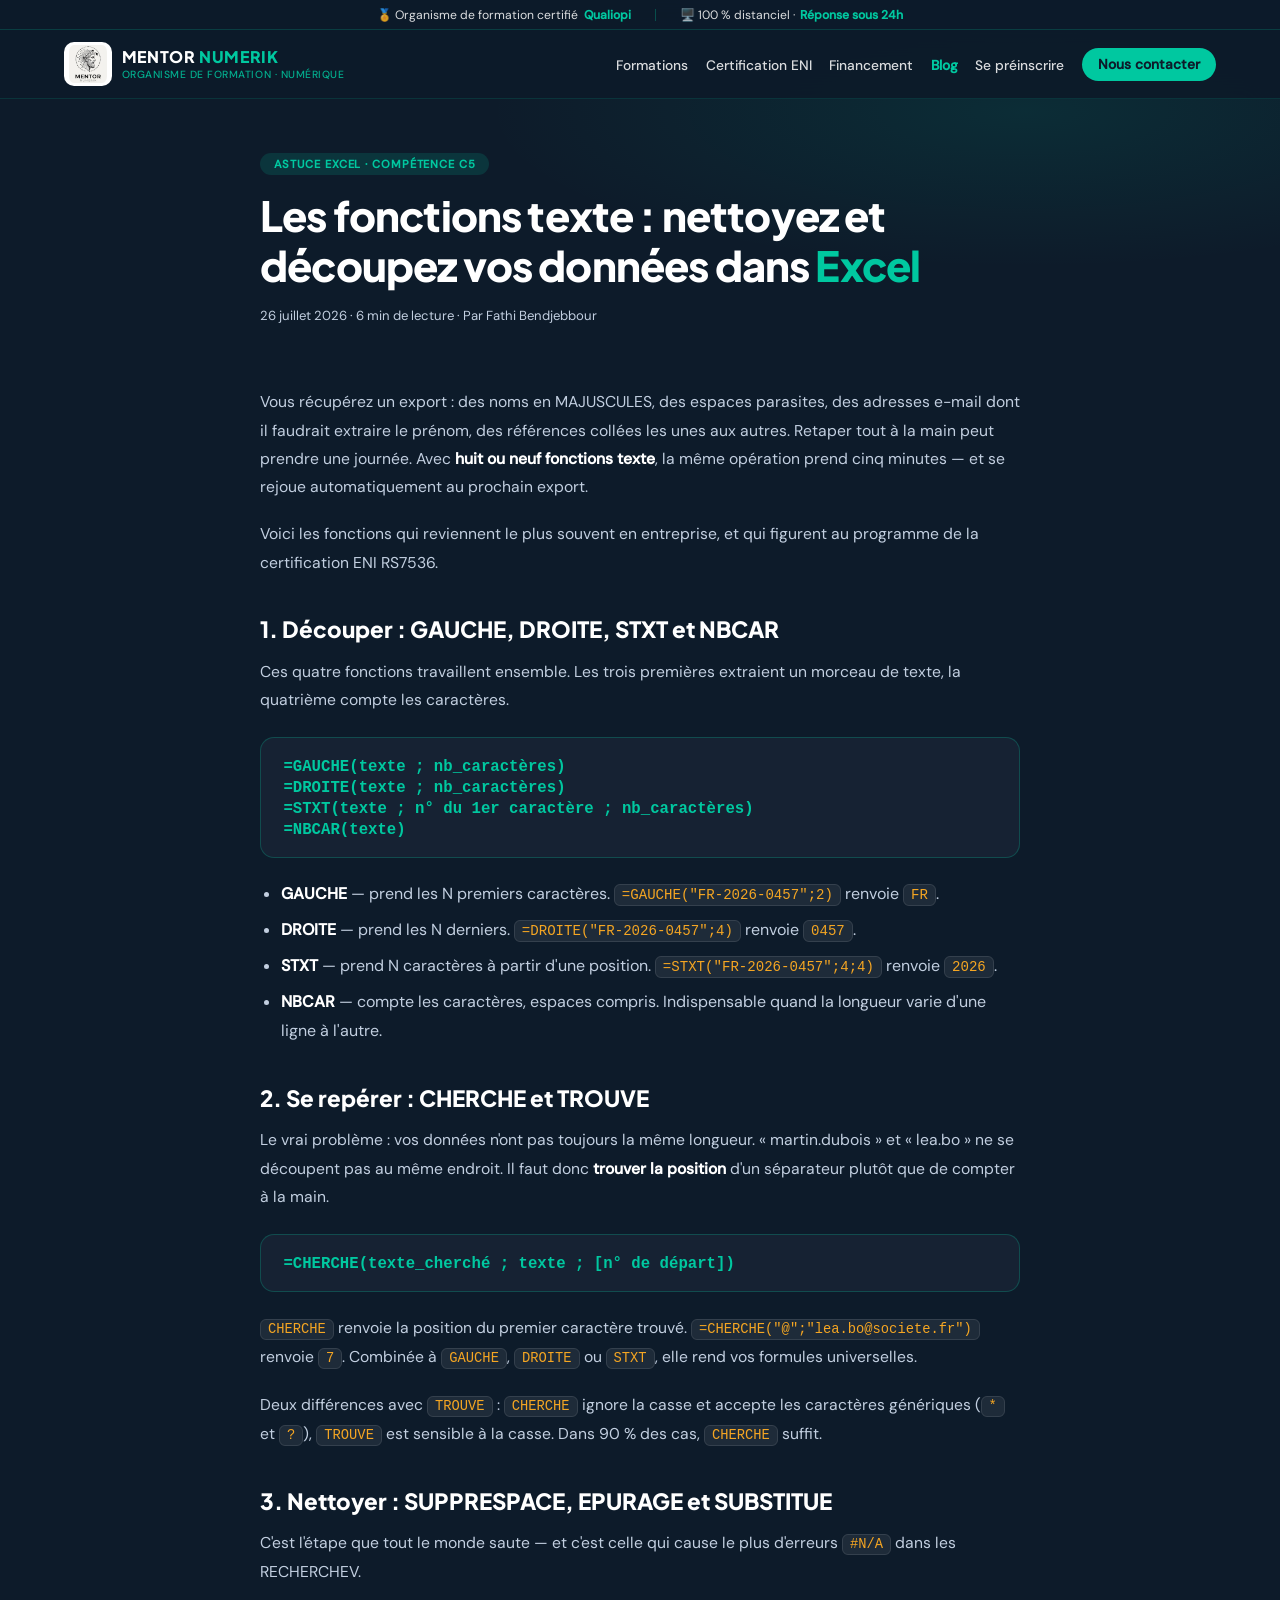
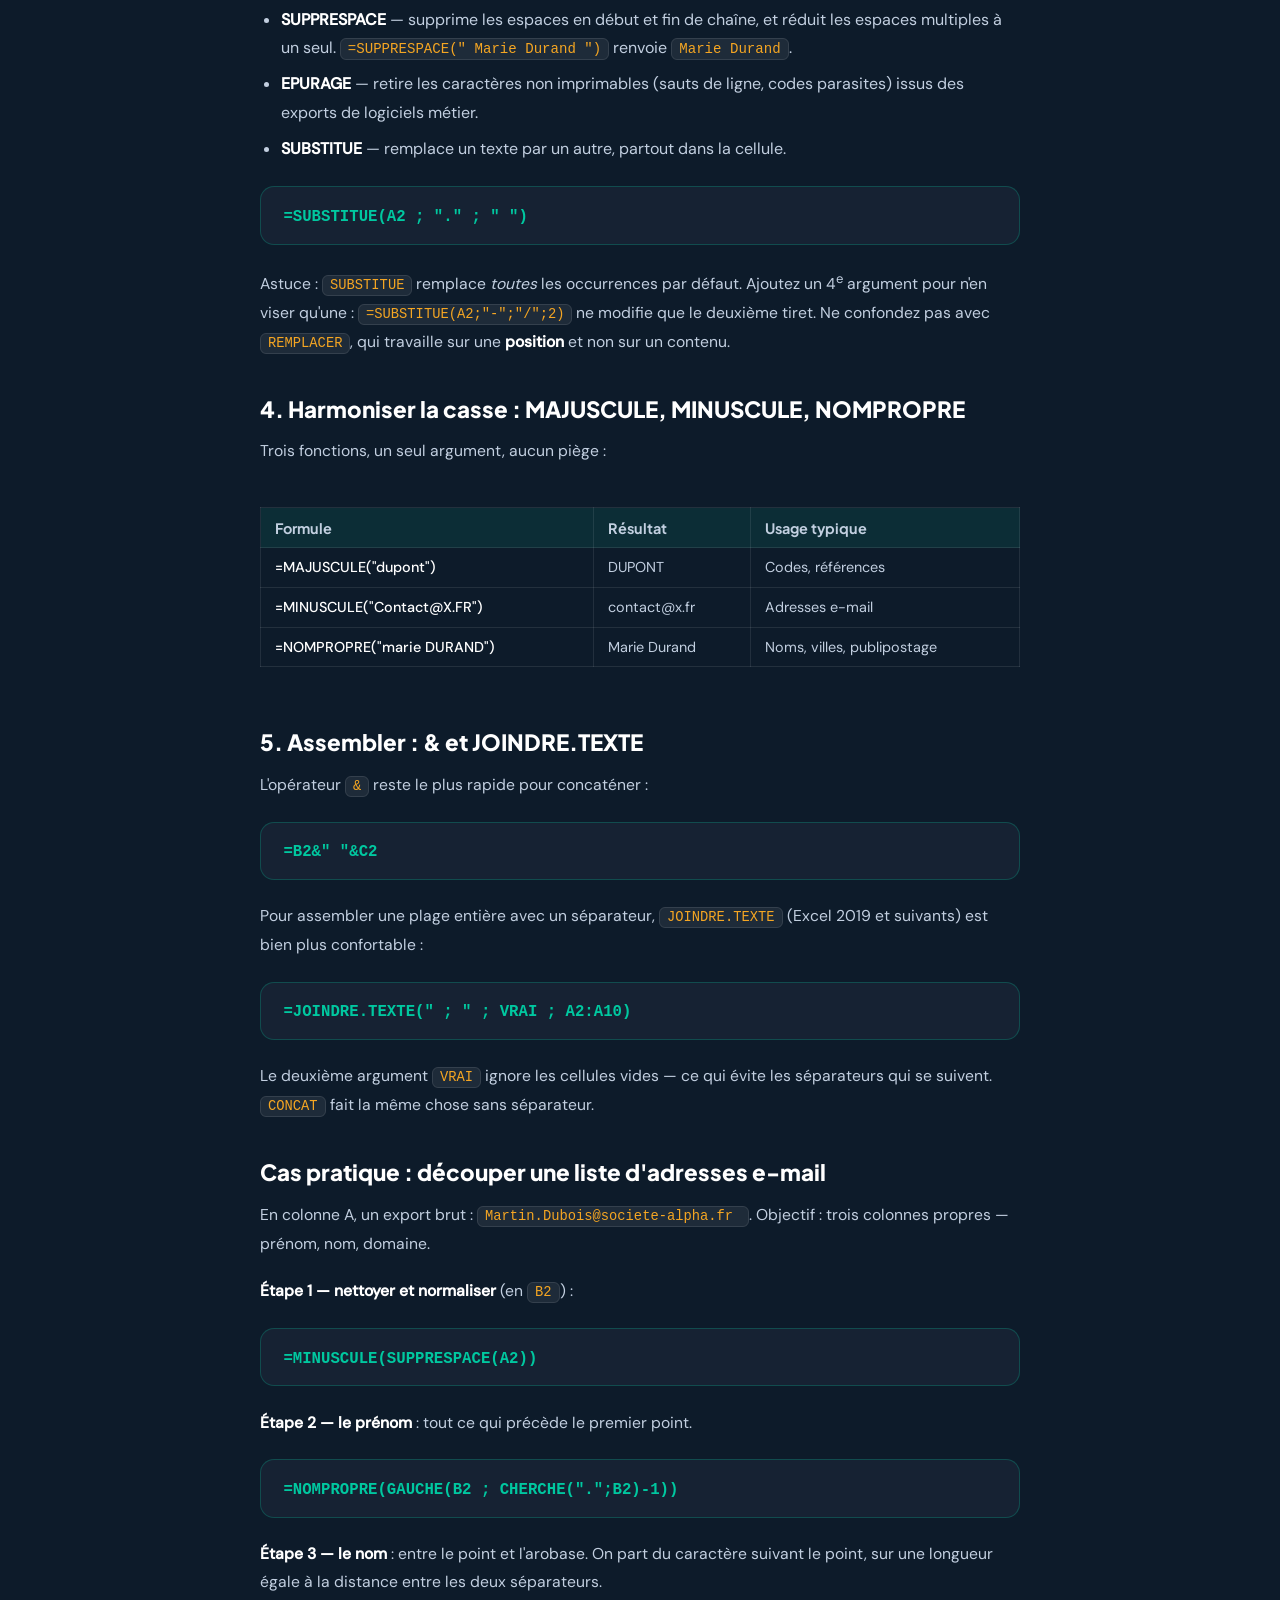
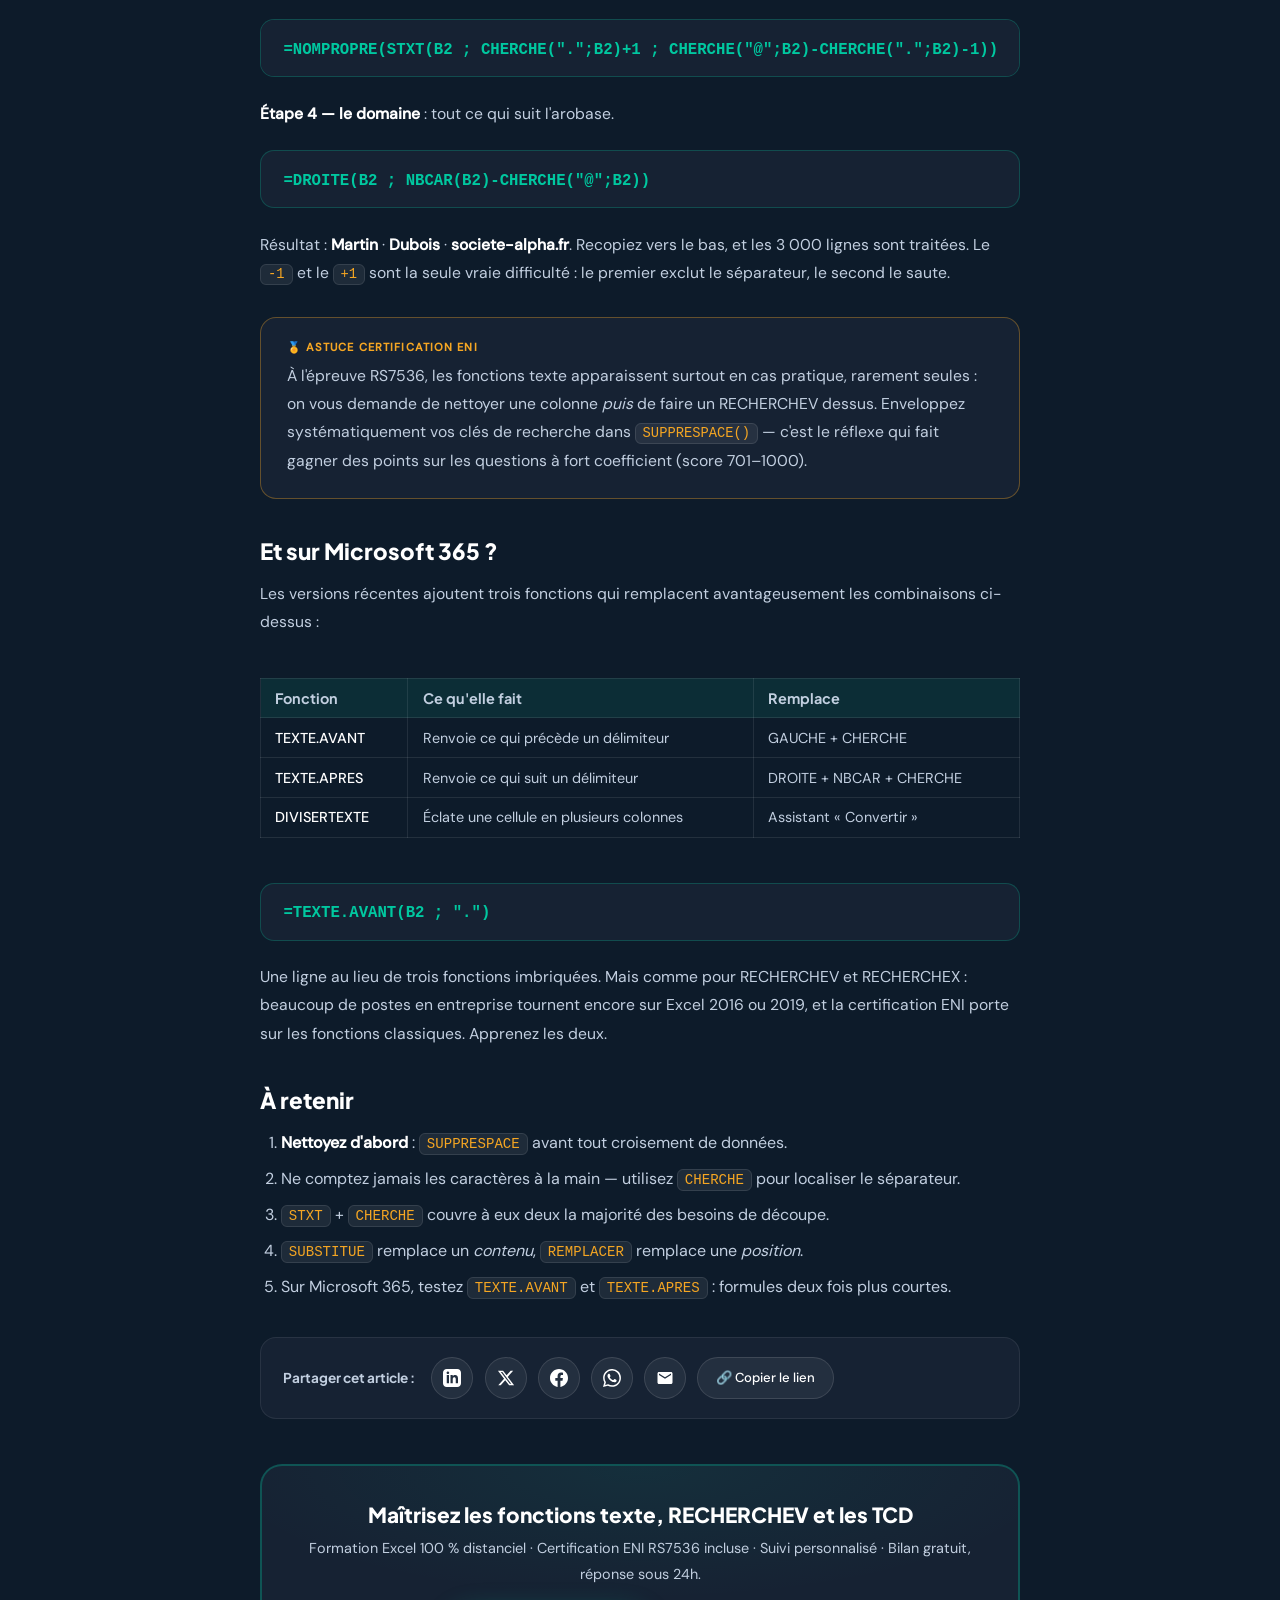
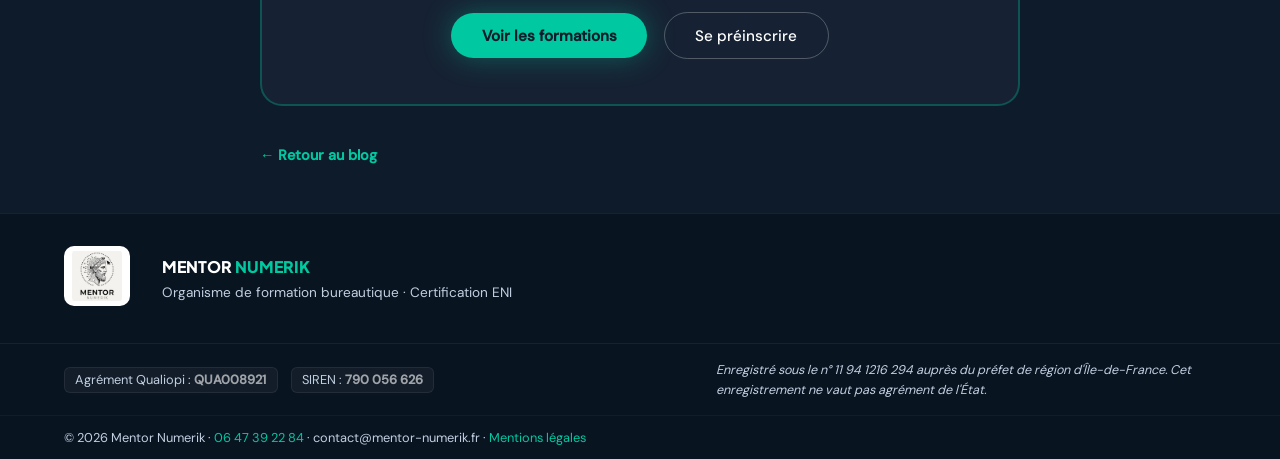
<file: blog/fonctions-texte-excel-guide.html>
<!DOCTYPE html>
<html lang="fr">
<head>
  <link rel="icon" href="/favicon.ico" sizes="any">
  <link rel="icon" type="image/png" sizes="32x32" href="/favicons/favicon-32x32.png">
  <link rel="icon" type="image/png" sizes="16x16" href="/favicons/favicon-16x16.png">
  <link rel="apple-touch-icon" href="/favicons/apple-touch-icon.png">
  <meta charset="UTF-8" />
  <meta name="viewport" content="width=device-width, initial-scale=1.0" />
  <title>Fonctions texte Excel : nettoyer et découper vos données | Mentor Numerik</title>
  <meta name="description" content="GAUCHE, DROITE, STXT, CHERCHE, SUPPRESPACE, SUBSTITUE… Les 10 fonctions texte Excel indispensables, avec un cas pratique de nettoyage de fichier. Par Mentor Numerik, centre agréé ENI." />
  <link rel="canonical" href="https://www.mentor-numerik.fr/blog/fonctions-texte-excel-guide.html" />
  <!-- Open Graph : aperçu du lien sur LinkedIn, Facebook, WhatsApp… -->
  <meta property="og:type" content="article" />
  <meta property="og:title" content="Fonctions texte Excel : nettoyer et découper vos données" />
  <meta property="og:description" content="Les 10 fonctions texte indispensables, expliquées simplement, avec un cas pratique de nettoyage de fichier. Par Mentor Numerik, centre agréé ENI." />
  <meta property="og:url" content="https://www.mentor-numerik.fr/blog/fonctions-texte-excel-guide.html" />
  <meta property="og:image" content="https://www.mentor-numerik.fr/images/logo-mentor.png" />
  <meta property="og:site_name" content="Mentor Numerik" />
  <meta name="twitter:card" content="summary" />
  <!-- Polices auto-hébergées : aucun appel aux serveurs Google, aucune IP transmise (RGPD) -->
  <link rel="preload" href="/fonts/plus-jakarta-sans-latin-800-normal.woff2" as="font" type="font/woff2" crossorigin />
  <link rel="preload" href="/fonts/dm-sans-latin-400-normal.woff2" as="font" type="font/woff2" crossorigin />
  <link rel="stylesheet" href="/fonts/fonts.css" />
  <style>
    :root {
      --navy:    #0d1b2a;
      --ink:     #1a2e42;
      --teal:    #00c8a0;
      --teal-dk: #009e7e;
      --amber:   #f5a623;
      --white:   #ffffff;
      --muted:   #c2cfe0;
      --card-bg: #162233;
    }
    *, *::before, *::after { box-sizing: border-box; margin: 0; padding: 0; }
    html { scroll-behavior: smooth; }
    body { font-family: "DM Sans", sans-serif; background: var(--navy); color: var(--white); overflow-x: hidden; }
    .top-reassurance {
      background: rgba(13,27,42,.98);
      backdrop-filter: blur(16px);
      -webkit-backdrop-filter: blur(16px);
      border-bottom: 1px solid rgba(0,200,160,.2);
      padding: .4rem 5%;
      display: flex; align-items: center; justify-content: center;
      gap: 1.5rem; flex-wrap: nowrap; overflow: hidden;
      font-size: .76rem; color: rgba(255,255,255,.85);
      position: fixed; top: 0; left: 0; right: 0; z-index: 101; height: 30px;
    }
    .top-reassurance span { display: flex; align-items: center; gap: .35rem; white-space: nowrap; flex-shrink: 0; }
    .top-reassurance strong { color: var(--teal); }
    .top-reassurance .sep { width: 1px; height: 12px; background: rgba(0,200,160,.3); flex-shrink: 0; }
    @media (max-width: 600px) {
      .top-reassurance { font-size: .7rem; gap: 0; height: 26px; padding: 0 4%; }
      .top-reassurance .sep { display: none; }
      .top-reassurance .tr-hide-mobile { display: none; }
    }
    nav {
      position: fixed; top: 30px; left: 0; right: 0; z-index: 100;
      display: flex; align-items: center; justify-content: space-between;
      padding: .75rem 5%;
      background: rgba(13,27,42,.95); backdrop-filter: blur(16px);
      border-bottom: 1px solid rgba(0,200,160,.15);
    }
    @media (max-width: 600px) { nav { top: 26px; padding: .6rem 4%; } }
    .nav-logo { display: flex; align-items: center; gap: .6rem; text-decoration: none; flex-shrink: 0; }
    .nav-logo img { height: 44px; width: auto; border-radius: 10px; background: white; padding: 3px 5px; object-fit: contain; }
    @media (max-width: 600px) { .nav-logo img { height: 36px; } .nav-logo { gap: .45rem; } }
    .nav-logo-info { display: flex; flex-direction: column; gap: .1rem; }
    .nav-brand-text { font-family: "Plus Jakarta Sans", sans-serif; font-weight: 800; font-size: 1rem; letter-spacing: .04em; color: var(--white); white-space: nowrap; line-height: 1.2; }
    .nav-brand-text span { color: var(--teal); }
    .nav-brand-sub { font-size: .65rem; color: var(--teal); font-weight: 500; letter-spacing: .05em; text-transform: uppercase; white-space: nowrap; opacity: .85; }
    @media (max-width: 600px) { .nav-brand-text { font-size: .8rem; } .nav-brand-sub { display: none; } }
    .nav-links { list-style: none; display: flex; gap: 1.8rem; align-items: center; }
    .nav-links a { color: rgba(255,255,255,.85); text-decoration: none; font-size: .94rem; font-weight: 500; transition: color .2s; }
    .nav-links a:hover { color: var(--teal); }
    .nav-links a.active { color: var(--teal); font-weight: 700; }
    .nav-cta { background: var(--teal) !important; color: var(--navy) !important; padding: .5rem 1.3rem; border-radius: 50px; font-weight: 700 !important; transition: background .2s !important; }
    .nav-cta:hover { background: var(--teal-dk) !important; }
    .hamburger {
      display: none; background: none; border: none; cursor: pointer;
      padding: .5rem; width: 44px; height: 44px;
      align-items: center; justify-content: center; flex-direction: column;
      flex-shrink: 0; position: relative; z-index: 102;
    }
    .hamburger span { display: block; width: 24px; height: 2px; background: var(--white); margin: 3px 0; border-radius: 2px; transition: .3s; }
    .hamburger.is-open span:nth-child(1) { transform: translateY(8px) rotate(45deg); }
    .hamburger.is-open span:nth-child(2) { opacity: 0; }
    .hamburger.is-open span:nth-child(3) { transform: translateY(-8px) rotate(-45deg); }
    @media (max-width: 1280px) {
      .nav-links { gap: 1.1rem; }
      .nav-links a { font-size: .86rem; }
      .nav-cta { padding: .45rem 1rem; }
    }
    @media (max-width: 1080px) {
      .nav-links { display: none; }
      .nav-links.open {
        display: flex; flex-direction: column;
        position: absolute; top: 100%; left: 0; right: 0;
        background: rgba(13,27,42,.98);
        backdrop-filter: blur(16px); -webkit-backdrop-filter: blur(16px);
        padding: 1.5rem 5%; gap: 1rem;
        border-bottom: 1px solid rgba(0,200,160,.15);
        max-height: calc(100vh - 100%); overflow-y: auto;
      }
      .hamburger { display: flex !important; }
    }
    .article-hero { padding: 9.5rem 5% 3rem; position: relative; overflow: hidden; }
    .article-hero-bg {
      position: absolute; inset: 0; z-index: 0;
      background: radial-gradient(ellipse 60% 60% at 80% 30%, rgba(0,200,160,.1) 0%, transparent 70%);
    }
    .article-hero-content { position: relative; z-index: 1; max-width: 760px; margin: 0 auto; }
    .post-cat {
      display: inline-block;
      padding: .28rem .85rem; border-radius: 50px;
      font-size: .7rem; font-weight: 700; letter-spacing: .08em; text-transform: uppercase;
      background: rgba(0,200,160,.15); color: var(--teal); margin-bottom: 1rem;
    }
    .article-hero h1 {
      font-family: "Plus Jakarta Sans", sans-serif;
      font-size: clamp(1.7rem, 3.5vw, 2.6rem);
      font-weight: 800; line-height: 1.2; letter-spacing: -.02em; margin-bottom: 1rem;
    }
    .article-hero h1 .accent { color: var(--teal); }
    .article-meta { font-size: .82rem; color: var(--muted); }
    article { padding: 1rem 5% 3rem; }
    .article-body { max-width: 760px; margin: 0 auto; }
    .article-body p { color: var(--muted); line-height: 1.8; margin-bottom: 1.2rem; font-size: .98rem; }
    .article-body p strong { color: var(--white); }
    .article-body h2 { font-family: "Plus Jakarta Sans", sans-serif; font-size: 1.4rem; font-weight: 800; margin: 2.4rem 0 .9rem; }
    .article-body h3 { font-family: "Plus Jakarta Sans", sans-serif; font-size: 1.05rem; font-weight: 700; margin: 1.8rem 0 .6rem; color: var(--teal); }
    .article-body ul, .article-body ol { margin: 0 0 1.2rem 1.3rem; color: var(--muted); line-height: 1.8; }
    .article-body li { margin-bottom: .45rem; }
    .article-body li strong { color: var(--white); }
    code {
      font-family: "Courier New", monospace; font-size: .88em;
      background: rgba(255,255,255,.07); border: 1px solid rgba(255,255,255,.1);
      border-radius: 6px; padding: 2px 7px; color: var(--amber); white-space: nowrap;
    }
    .formula {
      background: var(--card-bg); border: 1px solid rgba(0,200,160,.25);
      border-radius: 14px; padding: 1.1rem 1.4rem; margin: 1.4rem 0; overflow-x: auto;
    }
    .formula code { background: none; border: none; color: var(--teal); font-size: .98rem; padding: 0; white-space: pre; font-weight: 700; }
    .encadre {
      background: var(--card-bg); border: 1px solid rgba(245,166,35,.35);
      border-radius: 16px; padding: 1.4rem 1.6rem; margin: 1.8rem 0;
    }
    .encadre .encadre-tag { font-size: .7rem; font-weight: 700; letter-spacing: .1em; text-transform: uppercase; color: var(--amber); margin-bottom: .5rem; }
    .encadre p { margin-bottom: 0 !important; }
    .article-body table { border-collapse: collapse; width: 100%; margin: 1.4rem 0; font-size: .9rem; }
    .article-body th { background: rgba(0,200,160,.1); color: var(--teal); font-family: "Plus Jakarta Sans", sans-serif; font-weight: 700; text-align: left; }
    .article-body th, .article-body td { border: 1px solid rgba(255,255,255,.09); padding: .65rem .9rem; color: var(--muted); }
    .article-body td:first-child { color: var(--white); font-weight: 500; }
    .table-scroll { overflow-x: auto; -webkit-overflow-scrolling: touch; }
    .article-cta {
      background: var(--card-bg); border: 2px solid rgba(0,200,160,.3);
      border-radius: 22px; padding: 2.2rem 2rem; margin: 2.8rem 0 1.5rem;
      text-align: center; position: relative; overflow: hidden;
    }
    .article-cta::before { content: ""; position: absolute; inset: 0; background: radial-gradient(ellipse 80% 80% at 50% 0%, rgba(0,200,160,.08) 0%, transparent 70%); }
    .article-cta h2 { font-family: "Plus Jakarta Sans", sans-serif; font-size: 1.3rem; font-weight: 800; margin: 0 0 .5rem !important; position: relative; z-index: 1; }
    .article-cta p { font-size: .9rem; margin-bottom: 1.5rem !important; position: relative; z-index: 1; }
    .btn-primary {
      display: inline-block; background: var(--teal); color: var(--navy);
      padding: .8rem 1.9rem; border-radius: 50px;
      font-weight: 700; font-size: .95rem; text-decoration: none;
      transition: background .2s, transform .15s, box-shadow .2s;
      box-shadow: 0 0 28px rgba(0,200,160,.35);
      position: relative; z-index: 1; margin: 0 .4rem .6rem;
    }
    .btn-primary:hover { background: var(--teal-dk); transform: translateY(-2px); box-shadow: 0 0 44px rgba(0,200,160,.5); }
    .btn-ghost {
      display: inline-block; border: 1.5px solid rgba(255,255,255,.25); color: var(--white);
      padding: .8rem 1.9rem; border-radius: 50px;
      font-weight: 500; font-size: .95rem; text-decoration: none;
      transition: border-color .2s, background .2s;
      position: relative; z-index: 1; margin: 0 .4rem .6rem;
    }
    .btn-ghost:hover { border-color: var(--teal); background: rgba(0,200,160,.08); }
    .back-link { display: inline-block; color: var(--teal); text-decoration: none; font-weight: 700; font-size: .9rem; margin-top: 1rem; }
    .back-link:hover { text-decoration: underline; }
    .share-bar {
      display: flex; align-items: center; gap: .7rem; flex-wrap: wrap;
      margin: 2.2rem 0 0; padding: 1.2rem 1.4rem;
      background: var(--card-bg); border: 1px solid rgba(255,255,255,.08); border-radius: 16px;
    }
    .share-label { font-family: "Plus Jakarta Sans", sans-serif; font-size: .85rem; font-weight: 700; color: var(--muted); margin-right: .3rem; }
    .share-btn {
      display: inline-flex; align-items: center; justify-content: center; gap: .45rem;
      width: 42px; height: 42px; border-radius: 50%;
      background: rgba(255,255,255,.06); border: 1px solid rgba(255,255,255,.12);
      color: var(--white); cursor: pointer; text-decoration: none;
      transition: background .2s, border-color .2s, transform .15s;
    }
    .share-btn:hover { border-color: var(--teal); background: rgba(0,200,160,.12); transform: translateY(-2px); }
    .share-btn svg { width: 18px; height: 18px; fill: currentColor; }
    .share-copy {
      width: auto; border-radius: 50px; padding: 0 1.1rem; height: 42px;
      font-family: "DM Sans", sans-serif; font-size: .82rem; font-weight: 500;
    }
    .share-copy.copied { border-color: var(--teal); color: var(--teal); }
    footer { background: #091421; border-top: 1px solid rgba(255,255,255,.06); }
    .footer-main { display: flex; flex-wrap: wrap; gap: 2rem; padding: 2rem 5%; align-items: center; justify-content: space-between; border-bottom: 1px solid rgba(255,255,255,.06); }
    .footer-logo img { height: 60px; width: auto; background: white; border-radius: 10px; padding: 5px 8px; object-fit: contain; }
    .footer-info { display: flex; flex-direction: column; gap: .4rem; flex: 1; }
    .footer-info .name { font-family: "Plus Jakarta Sans", sans-serif; font-weight: 800; font-size: 1rem; }
    .footer-info .name span { color: var(--teal); }
    .footer-info small { font-size: .85rem; color: var(--muted); }
    .footer-legal { padding: 1rem 5%; display: flex; flex-wrap: wrap; align-items: center; justify-content: space-between; gap: .8rem; border-bottom: 1px solid rgba(255,255,255,.04); }
    .footer-ids { display: flex; gap: .8rem; flex-wrap: wrap; }
    .footer-ids span { font-size: .8rem; color: var(--muted); background: rgba(255,255,255,.04); border: 1px solid rgba(255,255,255,.07); border-radius: 6px; padding: .22rem .65rem; }
    .footer-ids span strong { color: rgba(255,255,255,.6); }
    .footer-mention { font-size: .79rem; color: var(--muted); max-width: 500px; line-height: 1.55; font-style: italic; }
    .footer-copy { padding: .8rem 5%; }
    .footer-copy p { font-size: .8rem; color: var(--muted); }
    .footer-copy a { color: var(--teal); text-decoration: none; }
    img { max-width: 100%; }
    @media (max-width: 600px) {
      .article-hero { padding: 8rem 4% 2rem; }
      article { padding: .5rem 4% 2.5rem; }
      .footer-main { flex-direction: column; align-items: flex-start; }
    }
  </style>
</head>
<body>
<div class="top-reassurance">
  <span>🏅 Organisme de formation certifié <strong>Qualiopi</strong></span>
  <div class="sep tr-hide-mobile"></div>
  <span class="tr-hide-mobile">🖥️ 100 % distanciel · <strong>Réponse sous 24h</strong></span>
</div>
<nav>
  <a href="../index.html" class="nav-logo">
    <img src="../images/logo-mentor.png" alt="Mentor Numerik" />
    <div class="nav-logo-info">
      <span class="nav-brand-text">MENTOR <span>NUMERIK</span></span>
      <span class="nav-brand-sub">Organisme de formation · Numérique</span>
    </div>
  </a>
  <button class="hamburger" id="hamburger" aria-label="Ouvrir le menu" aria-controls="nav-links" aria-expanded="false">
    <span></span><span></span><span></span>
  </button>
  <ul class="nav-links" id="nav-links">
    <li><a href="../index.html#formations">Formations</a></li>
    <li><a href="../index.html#certification">Certification ENI</a></li>
    <li><a href="../index.html#financement">Financement</a></li>
    <li><a href="../blog.html" class="active">Blog</a></li>
    <li><a href="../questionnaire.html">Se préinscrire</a></li>
    <li><a href="../index.html#contact" class="nav-cta">Nous contacter</a></li>
  </ul>
</nav>

<header class="article-hero">
  <div class="article-hero-bg"></div>
  <div class="article-hero-content">
    <span class="post-cat">Astuce Excel · Compétence C5</span>
    <h1>Les fonctions texte : nettoyez et découpez vos données dans <span class="accent">Excel</span></h1>
    <div class="article-meta">26 juillet 2026 · 6 min de lecture · Par Fathi Bendjebbour</div>
  </div>
</header>

<article>
  <div class="article-body">

    <p>Vous récupérez un export : des noms en MAJUSCULES, des espaces parasites, des adresses e-mail dont il faudrait extraire le prénom, des références collées les unes aux autres. Retaper tout à la main peut prendre une journée. Avec <strong>huit ou neuf fonctions texte</strong>, la même opération prend cinq minutes — et se rejoue automatiquement au prochain export.</p>

    <p>Voici les fonctions qui reviennent le plus souvent en entreprise, et qui figurent au programme de la certification ENI RS7536.</p>

    <h2>1. Découper : GAUCHE, DROITE, STXT et NBCAR</h2>

    <p>Ces quatre fonctions travaillent ensemble. Les trois premières extraient un morceau de texte, la quatrième compte les caractères.</p>

    <div class="formula"><code>=GAUCHE(texte ; nb_caractères)
=DROITE(texte ; nb_caractères)
=STXT(texte ; n° du 1er caractère ; nb_caractères)
=NBCAR(texte)</code></div>

    <ul>
      <li><strong>GAUCHE</strong> — prend les N premiers caractères. <code>=GAUCHE("FR-2026-0457";2)</code> renvoie <code>FR</code>.</li>
      <li><strong>DROITE</strong> — prend les N derniers. <code>=DROITE("FR-2026-0457";4)</code> renvoie <code>0457</code>.</li>
      <li><strong>STXT</strong> — prend N caractères à partir d'une position. <code>=STXT("FR-2026-0457";4;4)</code> renvoie <code>2026</code>.</li>
      <li><strong>NBCAR</strong> — compte les caractères, espaces compris. Indispensable quand la longueur varie d'une ligne à l'autre.</li>
    </ul>

    <h2>2. Se repérer : CHERCHE et TROUVE</h2>

    <p>Le vrai problème : vos données n'ont pas toujours la même longueur. « martin.dubois » et « lea.bo » ne se découpent pas au même endroit. Il faut donc <strong>trouver la position</strong> d'un séparateur plutôt que de compter à la main.</p>

    <div class="formula"><code>=CHERCHE(texte_cherché ; texte ; [n° de départ])</code></div>

    <p><code>CHERCHE</code> renvoie la position du premier caractère trouvé. <code>=CHERCHE("@";"lea.bo@societe.fr")</code> renvoie <code>7</code>. Combinée à <code>GAUCHE</code>, <code>DROITE</code> ou <code>STXT</code>, elle rend vos formules universelles.</p>

    <p>Deux différences avec <code>TROUVE</code> : <code>CHERCHE</code> ignore la casse et accepte les caractères génériques (<code>*</code> et <code>?</code>), <code>TROUVE</code> est sensible à la casse. Dans 90 % des cas, <code>CHERCHE</code> suffit.</p>

    <h2>3. Nettoyer : SUPPRESPACE, EPURAGE et SUBSTITUE</h2>

    <p>C'est l'étape que tout le monde saute — et c'est celle qui cause le plus d'erreurs <code>#N/A</code> dans les RECHERCHEV.</p>

    <ul>
      <li><strong>SUPPRESPACE</strong> — supprime les espaces en début et fin de chaîne, et réduit les espaces multiples à un seul. <code>=SUPPRESPACE("  Marie   Durand ")</code> renvoie <code>Marie Durand</code>.</li>
      <li><strong>EPURAGE</strong> — retire les caractères non imprimables (sauts de ligne, codes parasites) issus des exports de logiciels métier.</li>
      <li><strong>SUBSTITUE</strong> — remplace un texte par un autre, partout dans la cellule.</li>
    </ul>

    <div class="formula"><code>=SUBSTITUE(A2 ; "." ; " ")</code></div>

    <p>Astuce : <code>SUBSTITUE</code> remplace <em>toutes</em> les occurrences par défaut. Ajoutez un 4<sup>e</sup> argument pour n'en viser qu'une : <code>=SUBSTITUE(A2;"-";"/";2)</code> ne modifie que le deuxième tiret. Ne confondez pas avec <code>REMPLACER</code>, qui travaille sur une <strong>position</strong> et non sur un contenu.</p>

    <h2>4. Harmoniser la casse : MAJUSCULE, MINUSCULE, NOMPROPRE</h2>

    <p>Trois fonctions, un seul argument, aucun piège :</p>

    <div class="table-scroll">
      <table>
        <tr><th>Formule</th><th>Résultat</th><th>Usage typique</th></tr>
        <tr><td>=MAJUSCULE("dupont")</td><td>DUPONT</td><td>Codes, références</td></tr>
        <tr><td>=MINUSCULE("Contact@X.FR")</td><td>contact@x.fr</td><td>Adresses e-mail</td></tr>
        <tr><td>=NOMPROPRE("marie DURAND")</td><td>Marie Durand</td><td>Noms, villes, publipostage</td></tr>
      </table>
    </div>

    <h2>5. Assembler : &amp; et JOINDRE.TEXTE</h2>

    <p>L'opérateur <code>&amp;</code> reste le plus rapide pour concaténer :</p>

    <div class="formula"><code>=B2&amp;" "&amp;C2</code></div>

    <p>Pour assembler une plage entière avec un séparateur, <code>JOINDRE.TEXTE</code> (Excel 2019 et suivants) est bien plus confortable :</p>

    <div class="formula"><code>=JOINDRE.TEXTE(" ; " ; VRAI ; A2:A10)</code></div>

    <p>Le deuxième argument <code>VRAI</code> ignore les cellules vides — ce qui évite les séparateurs qui se suivent. <code>CONCAT</code> fait la même chose sans séparateur.</p>

    <h2>Cas pratique : découper une liste d'adresses e-mail</h2>

    <p>En colonne A, un export brut : <code>  Martin.Dubois@societe-alpha.fr  </code>. Objectif : trois colonnes propres — prénom, nom, domaine.</p>

    <p><strong>Étape 1 — nettoyer et normaliser</strong> (en <code>B2</code>) :</p>

    <div class="formula"><code>=MINUSCULE(SUPPRESPACE(A2))</code></div>

    <p><strong>Étape 2 — le prénom</strong> : tout ce qui précède le premier point.</p>

    <div class="formula"><code>=NOMPROPRE(GAUCHE(B2 ; CHERCHE(".";B2)-1))</code></div>

    <p><strong>Étape 3 — le nom</strong> : entre le point et l'arobase. On part du caractère suivant le point, sur une longueur égale à la distance entre les deux séparateurs.</p>

    <div class="formula"><code>=NOMPROPRE(STXT(B2 ; CHERCHE(".";B2)+1 ; CHERCHE("@";B2)-CHERCHE(".";B2)-1))</code></div>

    <p><strong>Étape 4 — le domaine</strong> : tout ce qui suit l'arobase.</p>

    <div class="formula"><code>=DROITE(B2 ; NBCAR(B2)-CHERCHE("@";B2))</code></div>

    <p>Résultat : <strong>Martin</strong> · <strong>Dubois</strong> · <strong>societe-alpha.fr</strong>. Recopiez vers le bas, et les 3 000 lignes sont traitées. Le <code>-1</code> et le <code>+1</code> sont la seule vraie difficulté : le premier exclut le séparateur, le second le saute.</p>

    <div class="encadre">
      <div class="encadre-tag">🏅 Astuce certification ENI</div>
      <p>À l'épreuve RS7536, les fonctions texte apparaissent surtout en cas pratique, rarement seules : on vous demande de nettoyer une colonne <em>puis</em> de faire un RECHERCHEV dessus. Enveloppez systématiquement vos clés de recherche dans <code>SUPPRESPACE()</code> — c'est le réflexe qui fait gagner des points sur les questions à fort coefficient (score 701–1000).</p>
    </div>

    <h2>Et sur Microsoft 365 ?</h2>

    <p>Les versions récentes ajoutent trois fonctions qui remplacent avantageusement les combinaisons ci-dessus :</p>

    <div class="table-scroll">
      <table>
        <tr><th>Fonction</th><th>Ce qu'elle fait</th><th>Remplace</th></tr>
        <tr><td>TEXTE.AVANT</td><td>Renvoie ce qui précède un délimiteur</td><td>GAUCHE + CHERCHE</td></tr>
        <tr><td>TEXTE.APRES</td><td>Renvoie ce qui suit un délimiteur</td><td>DROITE + NBCAR + CHERCHE</td></tr>
        <tr><td>DIVISERTEXTE</td><td>Éclate une cellule en plusieurs colonnes</td><td>Assistant « Convertir »</td></tr>
      </table>
    </div>

    <div class="formula"><code>=TEXTE.AVANT(B2 ; ".")</code></div>

    <p>Une ligne au lieu de trois fonctions imbriquées. Mais comme pour RECHERCHEV et RECHERCHEX : beaucoup de postes en entreprise tournent encore sur Excel 2016 ou 2019, et la certification ENI porte sur les fonctions classiques. Apprenez les deux.</p>

    <h2>À retenir</h2>

    <ol>
      <li><strong>Nettoyez d'abord</strong> : <code>SUPPRESPACE</code> avant tout croisement de données.</li>
      <li>Ne comptez jamais les caractères à la main — utilisez <code>CHERCHE</code> pour localiser le séparateur.</li>
      <li><code>STXT</code> + <code>CHERCHE</code> couvre à eux deux la majorité des besoins de découpe.</li>
      <li><code>SUBSTITUE</code> remplace un <em>contenu</em>, <code>REMPLACER</code> remplace une <em>position</em>.</li>
      <li>Sur Microsoft 365, testez <code>TEXTE.AVANT</code> et <code>TEXTE.APRES</code> : formules deux fois plus courtes.</li>
    </ol>

    <!-- Boutons de partage : aucun réglage à faire, les URLs sont générées automatiquement -->
    <div class="share-bar">
      <span class="share-label">Partager cet article :</span>
      <a class="share-btn" data-share="linkedin" href="#" aria-label="Partager sur LinkedIn" title="LinkedIn">
        <svg viewBox="0 0 24 24"><path d="M19 0h-14c-2.76 0-5 2.24-5 5v14c0 2.76 2.24 5 5 5h14c2.76 0 5-2.24 5-5v-14c0-2.76-2.24-5-5-5zm-11 19h-3v-11h3v11zm-1.5-12.27c-.97 0-1.75-.79-1.75-1.76s.78-1.75 1.75-1.75 1.75.78 1.75 1.75-.78 1.76-1.75 1.76zm13.5 12.27h-3v-5.6c0-3.37-4-3.11-4 0v5.6h-3v-11h3v1.77c1.4-2.59 7-2.78 7 2.48v6.75z"/></svg>
      </a>
      <a class="share-btn" data-share="x" href="#" aria-label="Partager sur X (Twitter)" title="X / Twitter">
        <svg viewBox="0 0 24 24"><path d="M18.24 2.25h3.31l-7.23 8.26 8.5 11.24h-6.66l-5.21-6.82-5.97 6.82h-3.31l7.73-8.84-8.16-10.66h6.83l4.71 6.23 5.46-6.23zm-1.16 17.52h1.83l-11.83-15.64h-1.97l11.97 15.64z"/></svg>
      </a>
      <a class="share-btn" data-share="facebook" href="#" aria-label="Partager sur Facebook" title="Facebook">
        <svg viewBox="0 0 24 24"><path d="M24 12.07c0-6.63-5.37-12-12-12s-12 5.37-12 12c0 5.99 4.39 10.95 10.13 11.85v-8.38h-3.05v-3.47h3.05v-2.64c0-3.01 1.79-4.67 4.53-4.67 1.31 0 2.69.23 2.69.23v2.95h-1.52c-1.49 0-1.96.93-1.96 1.88v2.25h3.33l-.53 3.47h-2.8v8.38c5.74-.9 10.13-5.86 10.13-11.85z"/></svg>
      </a>
      <a class="share-btn" data-share="whatsapp" href="#" aria-label="Partager sur WhatsApp" title="WhatsApp">
        <svg viewBox="0 0 24 24"><path d="M17.47 14.38c-.3-.15-1.76-.87-2.03-.97-.27-.1-.47-.15-.67.15-.2.3-.77.97-.94 1.17-.17.2-.35.22-.64.07-.3-.15-1.26-.46-2.4-1.47-.88-.79-1.48-1.76-1.65-2.06-.17-.3-.02-.46.13-.61.13-.13.3-.35.45-.52.15-.17.2-.3.3-.5.1-.2.05-.37-.02-.52-.07-.15-.67-1.62-.92-2.22-.24-.58-.49-.5-.67-.51h-.57c-.2 0-.52.07-.8.37-.27.3-1.04 1.02-1.04 2.5 0 1.47 1.07 2.89 1.22 3.09.15.2 2.11 3.22 5.1 4.51.71.31 1.27.49 1.7.63.72.23 1.37.2 1.88.12.57-.09 1.76-.72 2.01-1.42.25-.7.25-1.29.17-1.42-.07-.13-.27-.2-.57-.35zm-5.42 7.4h-.01a9.87 9.87 0 0 1-5.03-1.38l-.36-.21-3.74.98 1-3.65-.24-.37a9.86 9.86 0 0 1-1.51-5.26c0-5.45 4.44-9.88 9.9-9.88a9.83 9.83 0 0 1 7 2.9 9.83 9.83 0 0 1 2.89 7c0 5.45-4.44 9.88-9.9 9.88zm8.42-18.3a11.82 11.82 0 0 0-8.42-3.49c-6.56 0-11.9 5.33-11.9 11.89 0 2.1.55 4.14 1.59 5.94l-1.69 6.16 6.31-1.65a11.9 11.9 0 0 0 5.68 1.44h.01c6.55 0 11.89-5.33 11.89-11.89 0-3.18-1.24-6.16-3.47-8.4z"/></svg>
      </a>
      <a class="share-btn" data-share="email" href="#" aria-label="Partager par e-mail" title="E-mail">
        <svg viewBox="0 0 24 24"><path d="M20 4h-16c-1.1 0-1.99.9-1.99 2l-.01 12c0 1.1.9 2 2 2h16c1.1 0 2-.9 2-2v-12c0-1.1-.9-2-2-2zm0 4-8 5-8-5v-2l8 5 8-5v2z"/></svg>
      </a>
      <button class="share-btn share-copy" id="share-copy" type="button" aria-label="Copier le lien">🔗 Copier le lien</button>
    </div>

    <div class="article-cta">
      <h2>Maîtrisez les fonctions texte, RECHERCHEV et les TCD</h2>
      <p>Formation Excel 100 % distanciel · Certification ENI RS7536 incluse · Suivi personnalisé · Bilan gratuit, réponse sous 24h.</p>
      <a href="../index.html#formations" class="btn-primary">Voir les formations</a>
      <a href="../questionnaire.html" class="btn-ghost">Se préinscrire</a>
    </div>

    <a href="../blog.html" class="back-link">← Retour au blog</a>

  </div>
</article>

<footer>
  <div class="footer-main">
    <div class="footer-logo">
      <img src="../images/logo-mentor.png" alt="Mentor Numerik" />
    </div>
    <div class="footer-info">
      <div class="name">MENTOR <span>NUMERIK</span></div>
      <small>Organisme de formation bureautique · Certification ENI</small>
    </div>
  </div>
  <div class="footer-legal">
    <div class="footer-ids">
      <span>Agrément Qualiopi : <strong>QUA008921</strong></span>
      <span>SIREN : <strong>790 056 626</strong></span>
    </div>
    <p class="footer-mention">Enregistré sous le n° 11 94 1216 294 auprès du préfet de région d'Île-de-France. Cet enregistrement ne vaut pas agrément de l'État.</p>
  </div>
  <div class="footer-copy">
    <p>© 2026 Mentor Numerik · <a href="tel:+33647392284">06 47 39 22 84</a> · contact@mentor-numerik.fr · <a href="../mentions-legales.html">Mentions légales</a></p>
  </div>
</footer>

<script>
  const btn = document.getElementById('hamburger');
  const menu = document.getElementById('nav-links');
  function setMenu(open){
    menu.classList.toggle('open', open);
    btn.classList.toggle('is-open', open);
    btn.setAttribute('aria-expanded', open ? 'true' : 'false');
  }
  btn.addEventListener('click', () => setMenu(!menu.classList.contains('open')));
  menu.querySelectorAll('a').forEach(a => a.addEventListener('click', () => setMenu(false)));

  // Partage : les URLs sont générées automatiquement depuis la page courante
  const pageUrl = encodeURIComponent(location.href);
  const pageTitle = encodeURIComponent(document.title);
  const shareUrls = {
    linkedin: `https://www.linkedin.com/sharing/share-offsite/?url=${pageUrl}`,
    x: `https://twitter.com/intent/tweet?url=${pageUrl}&text=${pageTitle}`,
    facebook: `https://www.facebook.com/sharer/sharer.php?u=${pageUrl}`,
    whatsapp: `https://wa.me/?text=${pageTitle}%20${pageUrl}`,
    email: `mailto:?subject=${pageTitle}&body=${pageUrl}`
  };
  document.querySelectorAll('[data-share]').forEach(a => {
    a.addEventListener('click', e => {
      e.preventDefault();
      const url = shareUrls[a.dataset.share];
      if (a.dataset.share === 'email') { location.href = url; return; }
      window.open(url, 'partager', 'width=600,height=520,noopener');
    });
  });
  const copyBtn = document.getElementById('share-copy');
  copyBtn.addEventListener('click', async () => {
    try {
      await navigator.clipboard.writeText(location.href);
      copyBtn.textContent = '✓ Lien copié !';
      copyBtn.classList.add('copied');
      setTimeout(() => { copyBtn.textContent = '🔗 Copier le lien'; copyBtn.classList.remove('copied'); }, 2000);
    } catch (err) {
      prompt('Copiez le lien :', location.href);
    }
  });
</script>
</body>
</html>
</file>
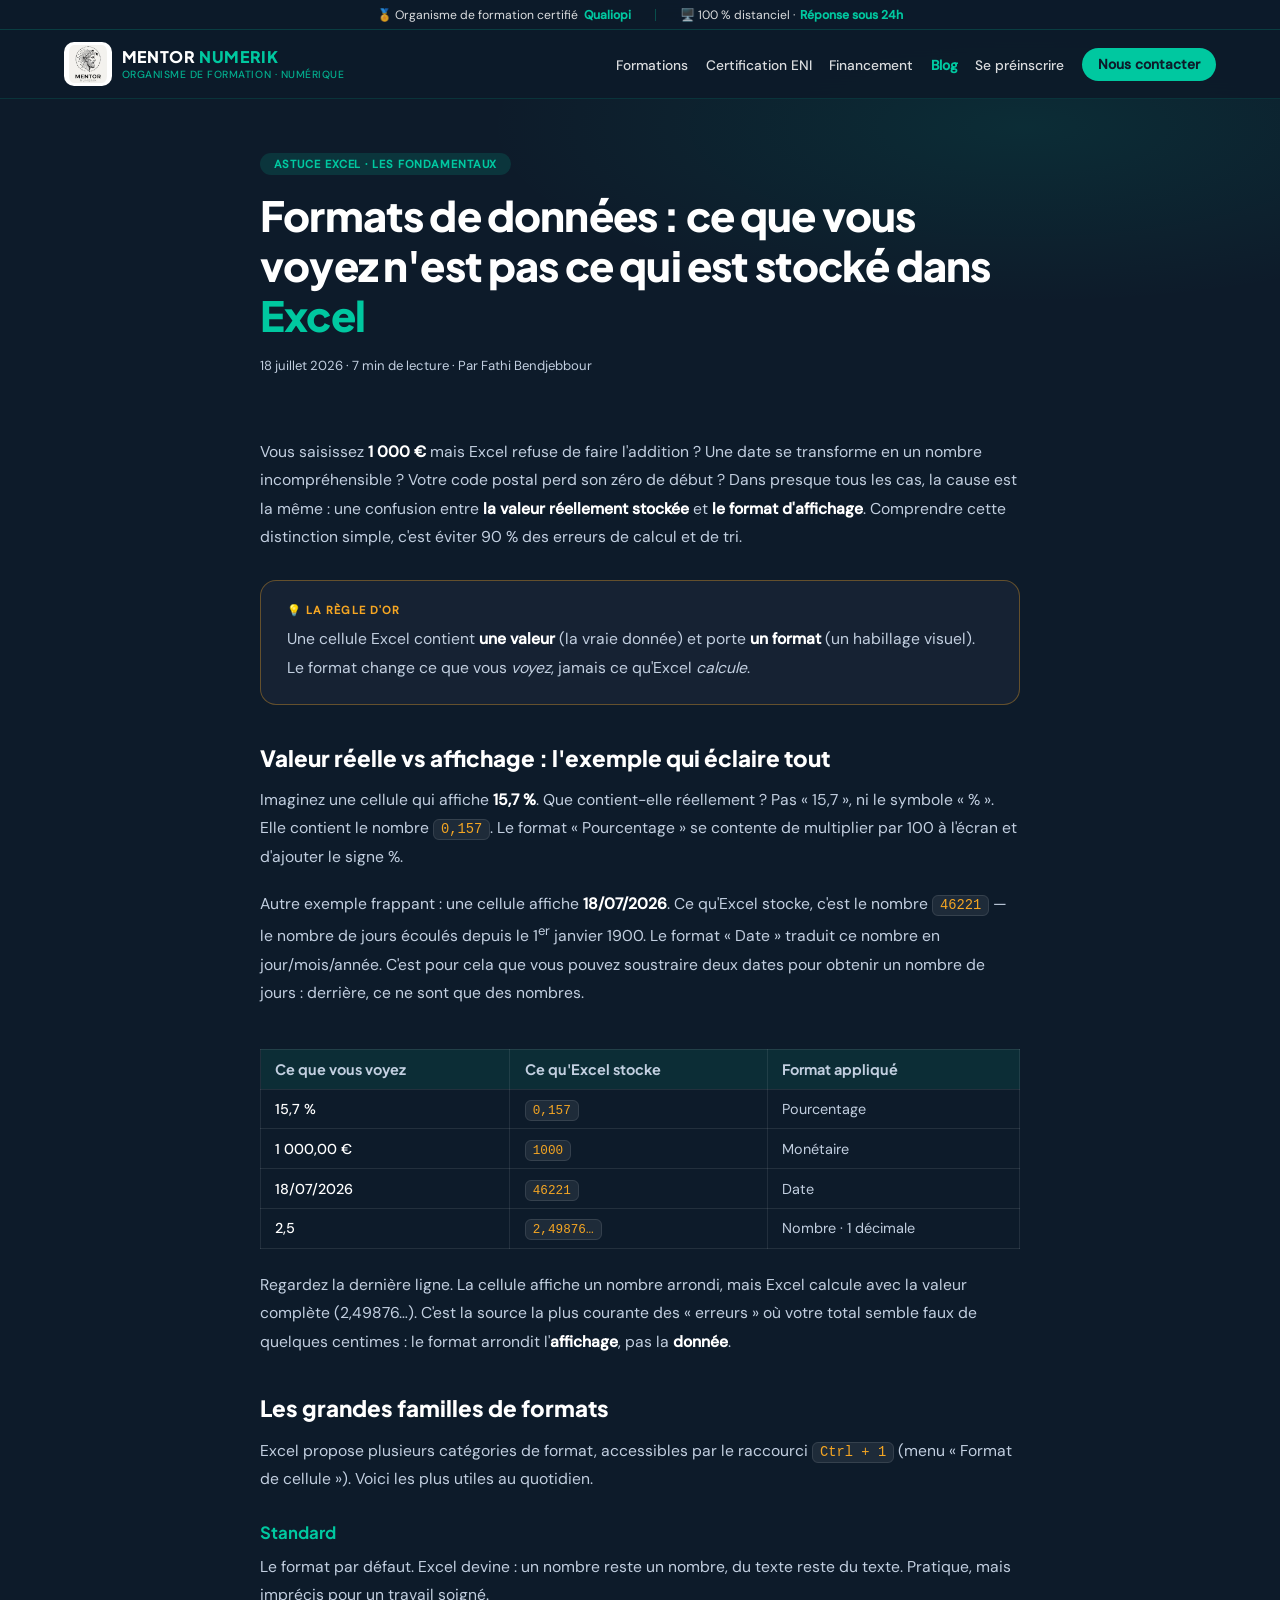
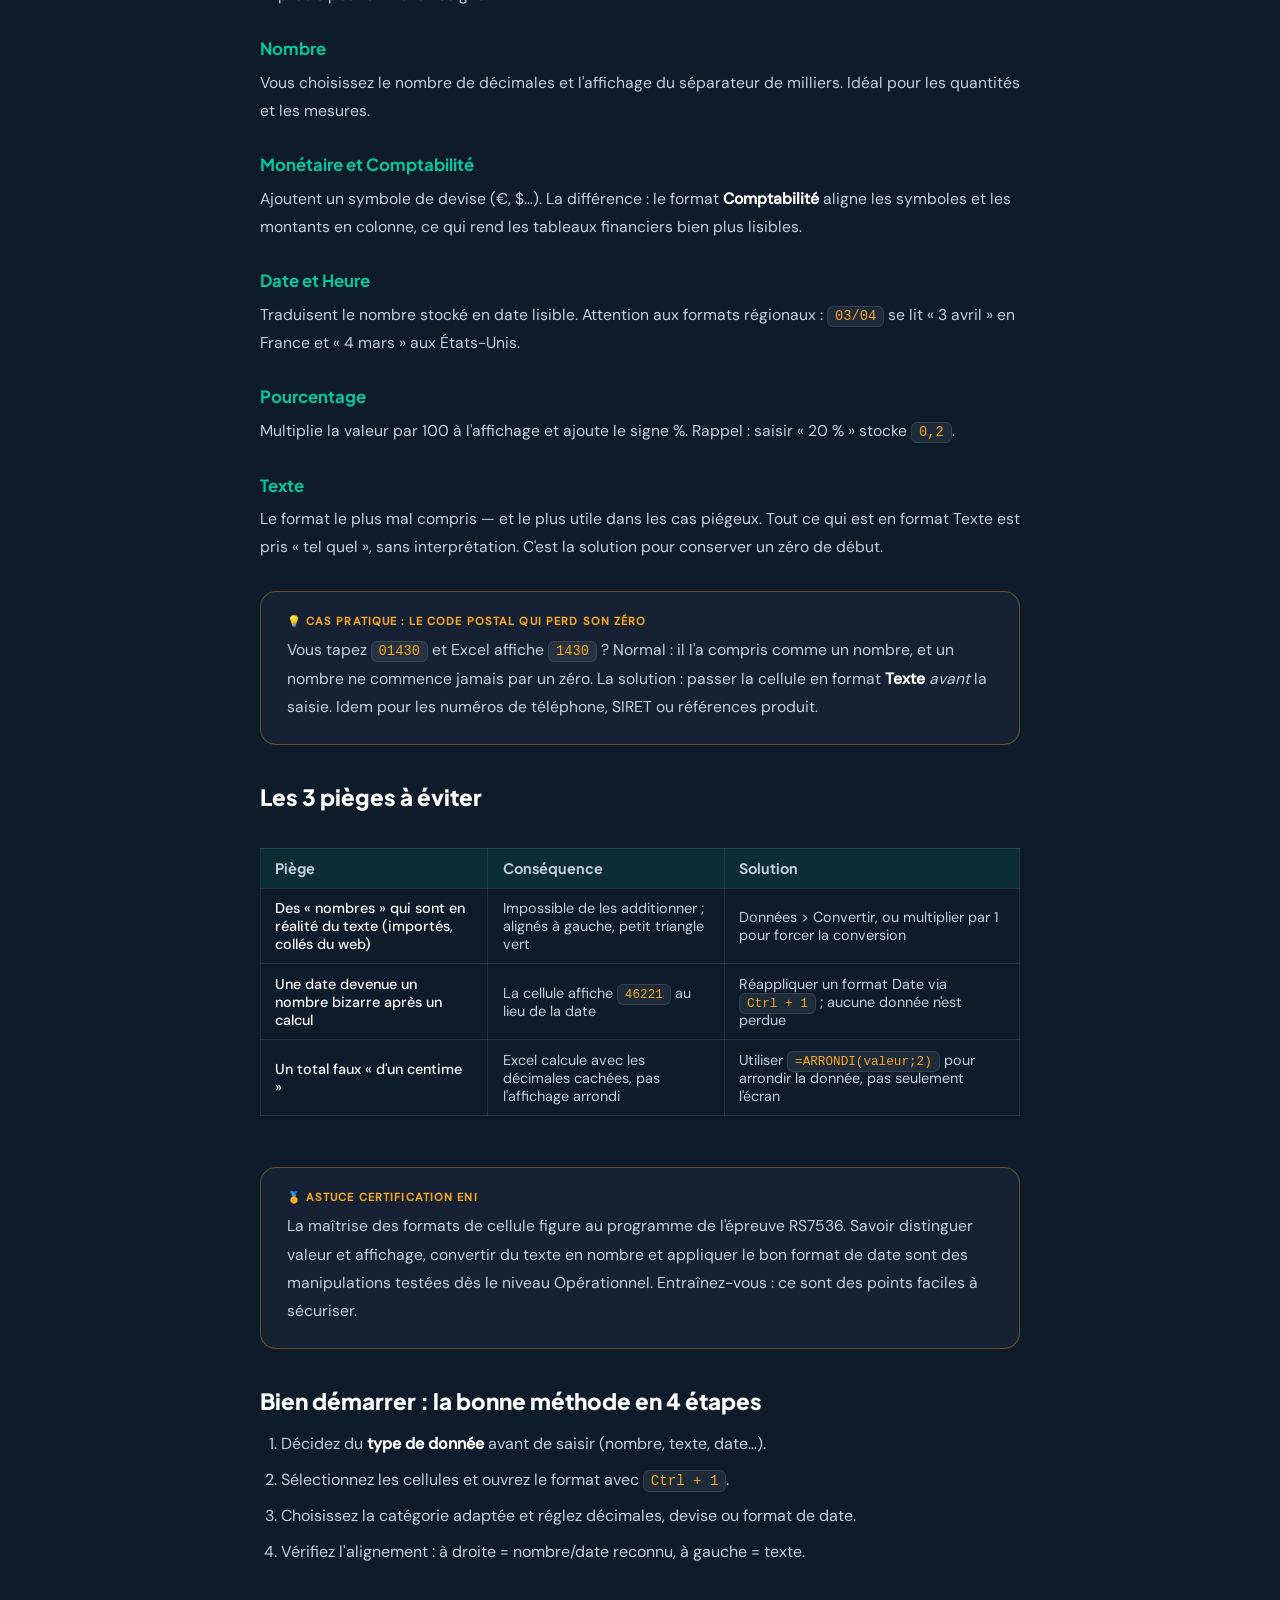
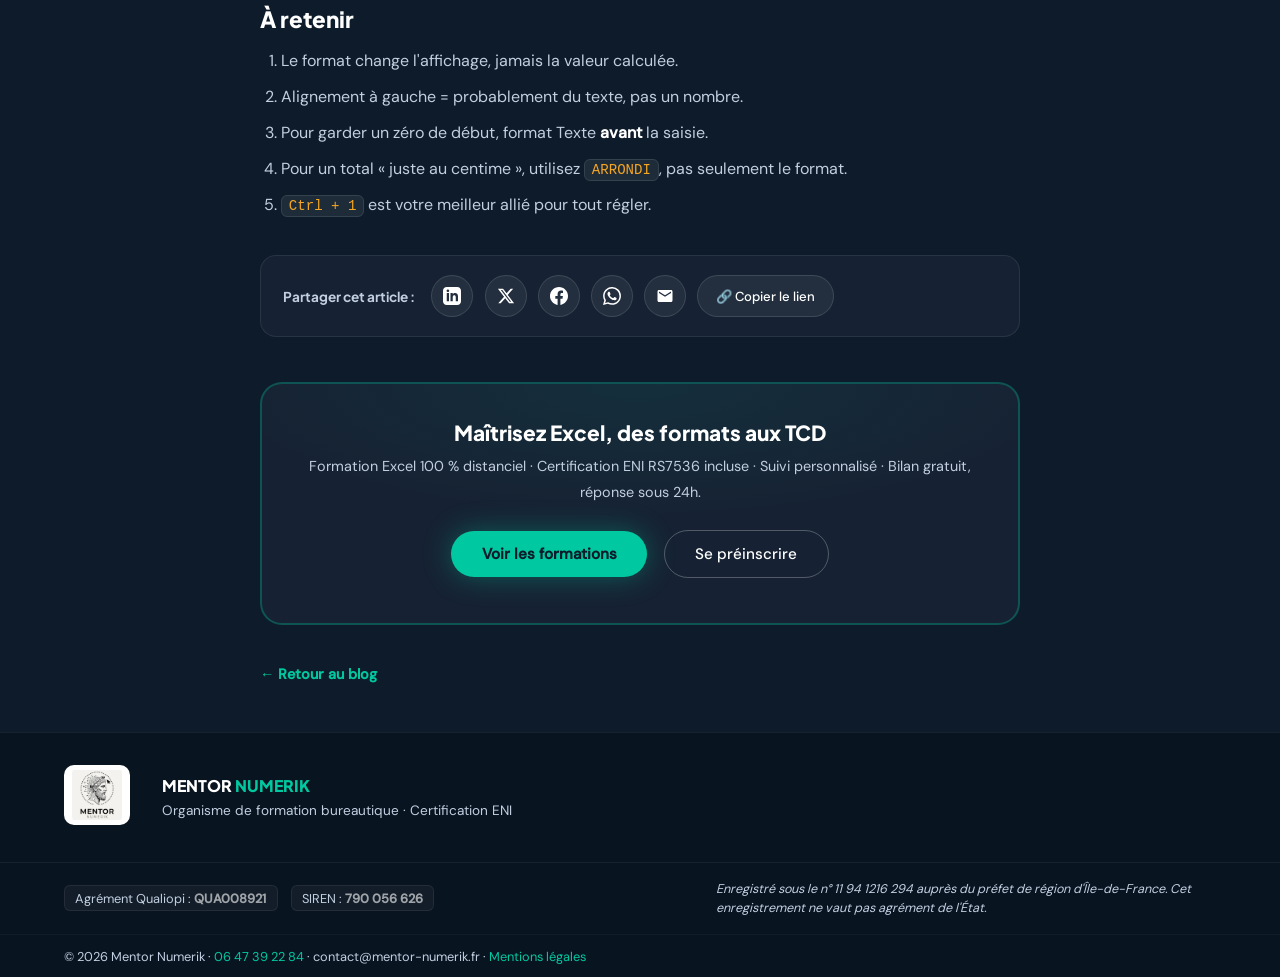
<file: blog/formats-donnees-excel.html>
<!DOCTYPE html>
<html lang="fr">
<head>
  <link rel="icon" href="/favicon.ico" sizes="any">
  <link rel="icon" type="image/png" sizes="32x32" href="/favicons/favicon-32x32.png">
  <link rel="icon" type="image/png" sizes="16x16" href="/favicons/favicon-16x16.png">
  <link rel="apple-touch-icon" href="/favicons/apple-touch-icon.png">
  <meta charset="UTF-8" />
  <meta name="viewport" content="width=device-width, initial-scale=1.0" />
  <title>Formats de données Excel : ce que vous voyez n'est pas ce qui est stocké | Mentor Numerik</title>
  <meta name="description" content="Comprenez la différence entre la valeur stockée et le format d'affichage dans Excel : dates, pourcentages, zéros perdus, totaux faux d'un centime. Les 3 pièges à éviter. Par Mentor Numerik, centre agréé ENI." />
  <link rel="canonical" href="https://www.mentor-numerik.fr/blog/formats-donnees-excel.html" />
  <!-- Open Graph : aperçu du lien sur LinkedIn, Facebook, WhatsApp… -->
  <meta property="og:type" content="article" />
  <meta property="og:title" content="Formats de données Excel : ce que vous voyez n'est pas ce qui est stocké" />
  <meta property="og:description" content="Valeur réelle vs affichage : évitez 90 % des erreurs de calcul et de tri. Dates, pourcentages, zéros perdus, totaux faux. Par Mentor Numerik, centre agréé ENI." />
  <meta property="og:url" content="https://www.mentor-numerik.fr/blog/formats-donnees-excel.html" />
  <meta property="og:image" content="https://www.mentor-numerik.fr/images/logo-mentor.png" />
  <meta property="og:site_name" content="Mentor Numerik" />
  <meta name="twitter:card" content="summary" />
  <!-- Polices auto-hébergées : aucun appel aux serveurs Google, aucune IP transmise (RGPD) -->
  <link rel="preload" href="/fonts/plus-jakarta-sans-latin-800-normal.woff2" as="font" type="font/woff2" crossorigin />
  <link rel="preload" href="/fonts/dm-sans-latin-400-normal.woff2" as="font" type="font/woff2" crossorigin />
  <link rel="stylesheet" href="/fonts/fonts.css" />
  <style>
    :root {
      --navy:    #0d1b2a;
      --ink:     #1a2e42;
      --teal:    #00c8a0;
      --teal-dk: #009e7e;
      --amber:   #f5a623;
      --white:   #ffffff;
      --muted:   #c2cfe0;
      --card-bg: #162233;
    }
    *, *::before, *::after { box-sizing: border-box; margin: 0; padding: 0; }
    html { scroll-behavior: smooth; }
    body { font-family: "DM Sans", sans-serif; background: var(--navy); color: var(--white); overflow-x: hidden; }
    .top-reassurance {
      background: rgba(13,27,42,.98);
      backdrop-filter: blur(16px);
      -webkit-backdrop-filter: blur(16px);
      border-bottom: 1px solid rgba(0,200,160,.2);
      padding: .4rem 5%;
      display: flex; align-items: center; justify-content: center;
      gap: 1.5rem; flex-wrap: nowrap; overflow: hidden;
      font-size: .76rem; color: rgba(255,255,255,.85);
      position: fixed; top: 0; left: 0; right: 0; z-index: 101; height: 30px;
    }
    .top-reassurance span { display: flex; align-items: center; gap: .35rem; white-space: nowrap; flex-shrink: 0; }
    .top-reassurance strong { color: var(--teal); }
    .top-reassurance .sep { width: 1px; height: 12px; background: rgba(0,200,160,.3); flex-shrink: 0; }
    @media (max-width: 600px) {
      .top-reassurance { font-size: .7rem; gap: 0; height: 26px; padding: 0 4%; }
      .top-reassurance .sep { display: none; }
      .top-reassurance .tr-hide-mobile { display: none; }
    }
    nav {
      position: fixed; top: 30px; left: 0; right: 0; z-index: 100;
      display: flex; align-items: center; justify-content: space-between;
      padding: .75rem 5%;
      background: rgba(13,27,42,.95); backdrop-filter: blur(16px);
      border-bottom: 1px solid rgba(0,200,160,.15);
    }
    @media (max-width: 600px) { nav { top: 26px; padding: .6rem 4%; } }
    .nav-logo { display: flex; align-items: center; gap: .6rem; text-decoration: none; flex-shrink: 0; }
    .nav-logo img { height: 44px; width: auto; border-radius: 10px; background: white; padding: 3px 5px; object-fit: contain; }
    @media (max-width: 600px) { .nav-logo img { height: 36px; } .nav-logo { gap: .45rem; } }
    .nav-logo-info { display: flex; flex-direction: column; gap: .1rem; }
    .nav-brand-text { font-family: "Plus Jakarta Sans", sans-serif; font-weight: 800; font-size: 1rem; letter-spacing: .04em; color: var(--white); white-space: nowrap; line-height: 1.2; }
    .nav-brand-text span { color: var(--teal); }
    .nav-brand-sub { font-size: .65rem; color: var(--teal); font-weight: 500; letter-spacing: .05em; text-transform: uppercase; white-space: nowrap; opacity: .85; }
    @media (max-width: 600px) { .nav-brand-text { font-size: .8rem; } .nav-brand-sub { display: none; } }
    .nav-links { list-style: none; display: flex; gap: 1.8rem; align-items: center; }
    .nav-links a { color: rgba(255,255,255,.85); text-decoration: none; font-size: .94rem; font-weight: 500; transition: color .2s; }
    .nav-links a:hover { color: var(--teal); }
    .nav-links a.active { color: var(--teal); font-weight: 700; }
    .nav-cta { background: var(--teal) !important; color: var(--navy) !important; padding: .5rem 1.3rem; border-radius: 50px; font-weight: 700 !important; transition: background .2s !important; }
    .nav-cta:hover { background: var(--teal-dk) !important; }
    .hamburger {
      display: none; background: none; border: none; cursor: pointer;
      padding: .5rem; width: 44px; height: 44px;
      align-items: center; justify-content: center; flex-direction: column;
      flex-shrink: 0; position: relative; z-index: 102;
    }
    .hamburger span { display: block; width: 24px; height: 2px; background: var(--white); margin: 3px 0; border-radius: 2px; transition: .3s; }
    .hamburger.is-open span:nth-child(1) { transform: translateY(8px) rotate(45deg); }
    .hamburger.is-open span:nth-child(2) { opacity: 0; }
    .hamburger.is-open span:nth-child(3) { transform: translateY(-8px) rotate(-45deg); }
    @media (max-width: 1280px) {
      .nav-links { gap: 1.1rem; }
      .nav-links a { font-size: .86rem; }
      .nav-cta { padding: .45rem 1rem; }
    }
    @media (max-width: 1080px) {
      .nav-links { display: none; }
      .nav-links.open {
        display: flex; flex-direction: column;
        position: absolute; top: 100%; left: 0; right: 0;
        background: rgba(13,27,42,.98);
        backdrop-filter: blur(16px); -webkit-backdrop-filter: blur(16px);
        padding: 1.5rem 5%; gap: 1rem;
        border-bottom: 1px solid rgba(0,200,160,.15);
        max-height: calc(100vh - 100%); overflow-y: auto;
      }
      .hamburger { display: flex !important; }
    }
    .article-hero { padding: 9.5rem 5% 3rem; position: relative; overflow: hidden; }
    .article-hero-bg {
      position: absolute; inset: 0; z-index: 0;
      background: radial-gradient(ellipse 60% 60% at 80% 30%, rgba(0,200,160,.1) 0%, transparent 70%);
    }
    .article-hero-content { position: relative; z-index: 1; max-width: 760px; margin: 0 auto; }
    .post-cat {
      display: inline-block;
      padding: .28rem .85rem; border-radius: 50px;
      font-size: .7rem; font-weight: 700; letter-spacing: .08em; text-transform: uppercase;
      background: rgba(0,200,160,.15); color: var(--teal); margin-bottom: 1rem;
    }
    .article-hero h1 {
      font-family: "Plus Jakarta Sans", sans-serif;
      font-size: clamp(1.7rem, 3.5vw, 2.6rem);
      font-weight: 800; line-height: 1.2; letter-spacing: -.02em; margin-bottom: 1rem;
    }
    .article-hero h1 .accent { color: var(--teal); }
    .article-meta { font-size: .82rem; color: var(--muted); }
    article { padding: 1rem 5% 3rem; }
    .article-body { max-width: 760px; margin: 0 auto; }
    .article-body p { color: var(--muted); line-height: 1.8; margin-bottom: 1.2rem; font-size: .98rem; }
    .article-body p strong { color: var(--white); }
    .article-body h2 { font-family: "Plus Jakarta Sans", sans-serif; font-size: 1.4rem; font-weight: 800; margin: 2.4rem 0 .9rem; }
    .article-body h3 { font-family: "Plus Jakarta Sans", sans-serif; font-size: 1.05rem; font-weight: 700; margin: 1.8rem 0 .6rem; color: var(--teal); }
    .article-body ul, .article-body ol { margin: 0 0 1.2rem 1.3rem; color: var(--muted); line-height: 1.8; }
    .article-body li { margin-bottom: .45rem; }
    .article-body li strong { color: var(--white); }
    code {
      font-family: "Courier New", monospace; font-size: .88em;
      background: rgba(255,255,255,.07); border: 1px solid rgba(255,255,255,.1);
      border-radius: 6px; padding: 2px 7px; color: var(--amber); white-space: nowrap;
    }
    .formula {
      background: var(--card-bg); border: 1px solid rgba(0,200,160,.25);
      border-radius: 14px; padding: 1.1rem 1.4rem; margin: 1.4rem 0; overflow-x: auto;
    }
    .formula code { background: none; border: none; color: var(--teal); font-size: .98rem; padding: 0; white-space: pre; font-weight: 700; }
    .encadre {
      background: var(--card-bg); border: 1px solid rgba(245,166,35,.35);
      border-radius: 16px; padding: 1.4rem 1.6rem; margin: 1.8rem 0;
    }
    .encadre .encadre-tag { font-size: .7rem; font-weight: 700; letter-spacing: .1em; text-transform: uppercase; color: var(--amber); margin-bottom: .5rem; }
    .encadre p { margin-bottom: 0 !important; }
    .article-body table { border-collapse: collapse; width: 100%; margin: 1.4rem 0; font-size: .9rem; }
    .article-body th { background: rgba(0,200,160,.1); color: var(--teal); font-family: "Plus Jakarta Sans", sans-serif; font-weight: 700; text-align: left; }
    .article-body th, .article-body td { border: 1px solid rgba(255,255,255,.09); padding: .65rem .9rem; color: var(--muted); }
    .article-body td:first-child { color: var(--white); font-weight: 500; }
    .table-scroll { overflow-x: auto; -webkit-overflow-scrolling: touch; }
    .article-cta {
      background: var(--card-bg); border: 2px solid rgba(0,200,160,.3);
      border-radius: 22px; padding: 2.2rem 2rem; margin: 2.8rem 0 1.5rem;
      text-align: center; position: relative; overflow: hidden;
    }
    .article-cta::before { content: ""; position: absolute; inset: 0; background: radial-gradient(ellipse 80% 80% at 50% 0%, rgba(0,200,160,.08) 0%, transparent 70%); }
    .article-cta h2 { font-family: "Plus Jakarta Sans", sans-serif; font-size: 1.3rem; font-weight: 800; margin: 0 0 .5rem !important; position: relative; z-index: 1; }
    .article-cta p { font-size: .9rem; margin-bottom: 1.5rem !important; position: relative; z-index: 1; }
    .btn-primary {
      display: inline-block; background: var(--teal); color: var(--navy);
      padding: .8rem 1.9rem; border-radius: 50px;
      font-weight: 700; font-size: .95rem; text-decoration: none;
      transition: background .2s, transform .15s, box-shadow .2s;
      box-shadow: 0 0 28px rgba(0,200,160,.35);
      position: relative; z-index: 1; margin: 0 .4rem .6rem;
    }
    .btn-primary:hover { background: var(--teal-dk); transform: translateY(-2px); box-shadow: 0 0 44px rgba(0,200,160,.5); }
    .btn-ghost {
      display: inline-block; border: 1.5px solid rgba(255,255,255,.25); color: var(--white);
      padding: .8rem 1.9rem; border-radius: 50px;
      font-weight: 500; font-size: .95rem; text-decoration: none;
      transition: border-color .2s, background .2s;
      position: relative; z-index: 1; margin: 0 .4rem .6rem;
    }
    .btn-ghost:hover { border-color: var(--teal); background: rgba(0,200,160,.08); }
    .back-link { display: inline-block; color: var(--teal); text-decoration: none; font-weight: 700; font-size: .9rem; margin-top: 1rem; }
    .back-link:hover { text-decoration: underline; }
    .share-bar {
      display: flex; align-items: center; gap: .7rem; flex-wrap: wrap;
      margin: 2.2rem 0 0; padding: 1.2rem 1.4rem;
      background: var(--card-bg); border: 1px solid rgba(255,255,255,.08); border-radius: 16px;
    }
    .share-label { font-family: "Plus Jakarta Sans", sans-serif; font-size: .85rem; font-weight: 700; color: var(--muted); margin-right: .3rem; }
    .share-btn {
      display: inline-flex; align-items: center; justify-content: center; gap: .45rem;
      width: 42px; height: 42px; border-radius: 50%;
      background: rgba(255,255,255,.06); border: 1px solid rgba(255,255,255,.12);
      color: var(--white); cursor: pointer; text-decoration: none;
      transition: background .2s, border-color .2s, transform .15s;
    }
    .share-btn:hover { border-color: var(--teal); background: rgba(0,200,160,.12); transform: translateY(-2px); }
    .share-btn svg { width: 18px; height: 18px; fill: currentColor; }
    .share-copy {
      width: auto; border-radius: 50px; padding: 0 1.1rem; height: 42px;
      font-family: "DM Sans", sans-serif; font-size: .82rem; font-weight: 500;
    }
    .share-copy.copied { border-color: var(--teal); color: var(--teal); }
    footer { background: #091421; border-top: 1px solid rgba(255,255,255,.06); }
    .footer-main { display: flex; flex-wrap: wrap; gap: 2rem; padding: 2rem 5%; align-items: center; justify-content: space-between; border-bottom: 1px solid rgba(255,255,255,.06); }
    .footer-logo img { height: 60px; width: auto; background: white; border-radius: 10px; padding: 5px 8px; object-fit: contain; }
    .footer-info { display: flex; flex-direction: column; gap: .4rem; flex: 1; }
    .footer-info .name { font-family: "Plus Jakarta Sans", sans-serif; font-weight: 800; font-size: 1rem; }
    .footer-info .name span { color: var(--teal); }
    .footer-info small { font-size: .85rem; color: var(--muted); }
    .footer-legal { padding: 1rem 5%; display: flex; flex-wrap: wrap; align-items: center; justify-content: space-between; gap: .8rem; border-bottom: 1px solid rgba(255,255,255,.04); }
    .footer-ids { display: flex; gap: .8rem; flex-wrap: wrap; }
    .footer-ids span { font-size: .8rem; color: var(--muted); background: rgba(255,255,255,.04); border: 1px solid rgba(255,255,255,.07); border-radius: 6px; padding: .22rem .65rem; }
    .footer-ids span strong { color: rgba(255,255,255,.6); }
    .footer-mention { font-size: .79rem; color: var(--muted); max-width: 500px; line-height: 1.55; font-style: italic; }
    .footer-copy { padding: .8rem 5%; }
    .footer-copy p { font-size: .8rem; color: var(--muted); }
    .footer-copy a { color: var(--teal); text-decoration: none; }
    img { max-width: 100%; }
    @media (max-width: 600px) {
      .article-hero { padding: 8rem 4% 2rem; }
      article { padding: .5rem 4% 2.5rem; }
      .footer-main { flex-direction: column; align-items: flex-start; }
    }
  </style>
</head>
<body>
<div class="top-reassurance">
  <span>🏅 Organisme de formation certifié <strong>Qualiopi</strong></span>
  <div class="sep tr-hide-mobile"></div>
  <span class="tr-hide-mobile">🖥️ 100 % distanciel · <strong>Réponse sous 24h</strong></span>
</div>
<nav>
  <a href="../index.html" class="nav-logo">
    <img src="../images/logo-mentor.png" alt="Mentor Numerik" />
    <div class="nav-logo-info">
      <span class="nav-brand-text">MENTOR <span>NUMERIK</span></span>
      <span class="nav-brand-sub">Organisme de formation · Numérique</span>
    </div>
  </a>
  <button class="hamburger" id="hamburger" aria-label="Ouvrir le menu" aria-controls="nav-links" aria-expanded="false">
    <span></span><span></span><span></span>
  </button>
  <ul class="nav-links" id="nav-links">
    <li><a href="../index.html#formations">Formations</a></li>
    <li><a href="../index.html#certification">Certification ENI</a></li>
    <li><a href="../index.html#financement">Financement</a></li>
    <li><a href="../blog.html" class="active">Blog</a></li>
    <li><a href="../questionnaire.html">Se préinscrire</a></li>
    <li><a href="../index.html#contact" class="nav-cta">Nous contacter</a></li>
  </ul>
</nav>

<header class="article-hero">
  <div class="article-hero-bg"></div>
  <div class="article-hero-content">
    <span class="post-cat">Astuce Excel · Les fondamentaux</span>
    <h1>Formats de données : ce que vous voyez n'est pas ce qui est stocké dans <span class="accent">Excel</span></h1>
    <div class="article-meta">18 juillet 2026 · 7 min de lecture · Par Fathi Bendjebbour</div>
  </div>
</header>

<article>
  <div class="article-body">

    <p>Vous saisissez <strong>1 000 €</strong> mais Excel refuse de faire l'addition ? Une date se transforme en un nombre incompréhensible ? Votre code postal perd son zéro de début ? Dans presque tous les cas, la cause est la même : une confusion entre <strong>la valeur réellement stockée</strong> et <strong>le format d'affichage</strong>. Comprendre cette distinction simple, c'est éviter 90 % des erreurs de calcul et de tri.</p>

    <div class="encadre">
      <div class="encadre-tag">💡 La règle d'or</div>
      <p>Une cellule Excel contient <strong>une valeur</strong> (la vraie donnée) et porte <strong>un format</strong> (un habillage visuel). Le format change ce que vous <em>voyez</em>, jamais ce qu'Excel <em>calcule</em>.</p>
    </div>

    <h2>Valeur réelle vs affichage : l'exemple qui éclaire tout</h2>

    <p>Imaginez une cellule qui affiche <strong>15,7 %</strong>. Que contient-elle réellement ? Pas « 15,7 », ni le symbole « % ». Elle contient le nombre <code>0,157</code>. Le format « Pourcentage » se contente de multiplier par 100 à l'écran et d'ajouter le signe %.</p>

    <p>Autre exemple frappant : une cellule affiche <strong>18/07/2026</strong>. Ce qu'Excel stocke, c'est le nombre <code>46221</code> — le nombre de jours écoulés depuis le 1<sup>er</sup> janvier 1900. Le format « Date » traduit ce nombre en jour/mois/année. C'est pour cela que vous pouvez soustraire deux dates pour obtenir un nombre de jours : derrière, ce ne sont que des nombres.</p>

    <div class="table-scroll">
      <table>
        <tr><th>Ce que vous voyez</th><th>Ce qu'Excel stocke</th><th>Format appliqué</th></tr>
        <tr><td>15,7 %</td><td><code>0,157</code></td><td>Pourcentage</td></tr>
        <tr><td>1 000,00 €</td><td><code>1000</code></td><td>Monétaire</td></tr>
        <tr><td>18/07/2026</td><td><code>46221</code></td><td>Date</td></tr>
        <tr><td>2,5</td><td><code>2,49876…</code></td><td>Nombre · 1 décimale</td></tr>
      </table>
    </div>

    <p>Regardez la dernière ligne. La cellule affiche un nombre arrondi, mais Excel calcule avec la valeur complète (2,49876…). C'est la source la plus courante des « erreurs » où votre total semble faux de quelques centimes : le format arrondit l'<strong>affichage</strong>, pas la <strong>donnée</strong>.</p>

    <h2>Les grandes familles de formats</h2>

    <p>Excel propose plusieurs catégories de format, accessibles par le raccourci <code>Ctrl + 1</code> (menu « Format de cellule »). Voici les plus utiles au quotidien.</p>

    <h3>Standard</h3>
    <p>Le format par défaut. Excel devine : un nombre reste un nombre, du texte reste du texte. Pratique, mais imprécis pour un travail soigné.</p>

    <h3>Nombre</h3>
    <p>Vous choisissez le nombre de décimales et l'affichage du séparateur de milliers. Idéal pour les quantités et les mesures.</p>

    <h3>Monétaire et Comptabilité</h3>
    <p>Ajoutent un symbole de devise (€, $…). La différence : le format <strong>Comptabilité</strong> aligne les symboles et les montants en colonne, ce qui rend les tableaux financiers bien plus lisibles.</p>

    <h3>Date et Heure</h3>
    <p>Traduisent le nombre stocké en date lisible. Attention aux formats régionaux : <code>03/04</code> se lit « 3 avril » en France et « 4 mars » aux États-Unis.</p>

    <h3>Pourcentage</h3>
    <p>Multiplie la valeur par 100 à l'affichage et ajoute le signe %. Rappel : saisir « 20 % » stocke <code>0,2</code>.</p>

    <h3>Texte</h3>
    <p>Le format le plus mal compris — et le plus utile dans les cas piégeux. Tout ce qui est en format Texte est pris « tel quel », sans interprétation. C'est la solution pour conserver un zéro de début.</p>

    <div class="encadre">
      <div class="encadre-tag">💡 Cas pratique : le code postal qui perd son zéro</div>
      <p>Vous tapez <code>01430</code> et Excel affiche <code>1430</code> ? Normal : il l'a compris comme un nombre, et un nombre ne commence jamais par un zéro. La solution : passer la cellule en format <strong>Texte</strong> <em>avant</em> la saisie. Idem pour les numéros de téléphone, SIRET ou références produit.</p>
    </div>

    <h2>Les 3 pièges à éviter</h2>

    <div class="table-scroll">
      <table>
        <tr><th>Piège</th><th>Conséquence</th><th>Solution</th></tr>
        <tr><td>Des « nombres » qui sont en réalité du texte (importés, collés du web)</td><td>Impossible de les additionner ; alignés à gauche, petit triangle vert</td><td>Données &gt; Convertir, ou multiplier par 1 pour forcer la conversion</td></tr>
        <tr><td>Une date devenue un nombre bizarre après un calcul</td><td>La cellule affiche <code>46221</code> au lieu de la date</td><td>Réappliquer un format Date via <code>Ctrl + 1</code> ; aucune donnée n'est perdue</td></tr>
        <tr><td>Un total faux « d'un centime »</td><td>Excel calcule avec les décimales cachées, pas l'affichage arrondi</td><td>Utiliser <code>=ARRONDI(valeur;2)</code> pour arrondir la donnée, pas seulement l'écran</td></tr>
      </table>
    </div>

    <div class="encadre">
      <div class="encadre-tag">🏅 Astuce certification ENI</div>
      <p>La maîtrise des formats de cellule figure au programme de l'épreuve RS7536. Savoir distinguer valeur et affichage, convertir du texte en nombre et appliquer le bon format de date sont des manipulations testées dès le niveau Opérationnel. Entraînez-vous : ce sont des points faciles à sécuriser.</p>
    </div>

    <h2>Bien démarrer : la bonne méthode en 4 étapes</h2>

    <ol>
      <li>Décidez du <strong>type de donnée</strong> avant de saisir (nombre, texte, date…).</li>
      <li>Sélectionnez les cellules et ouvrez le format avec <code>Ctrl + 1</code>.</li>
      <li>Choisissez la catégorie adaptée et réglez décimales, devise ou format de date.</li>
      <li>Vérifiez l'alignement : à droite = nombre/date reconnu, à gauche = texte.</li>
    </ol>

    <h2>À retenir</h2>

    <ol>
      <li>Le format change l'affichage, jamais la valeur calculée.</li>
      <li>Alignement à gauche = probablement du texte, pas un nombre.</li>
      <li>Pour garder un zéro de début, format Texte <strong>avant</strong> la saisie.</li>
      <li>Pour un total « juste au centime », utilisez <code>ARRONDI</code>, pas seulement le format.</li>
      <li><code>Ctrl + 1</code> est votre meilleur allié pour tout régler.</li>
    </ol>

    <!-- Boutons de partage : aucun réglage à faire, les URLs sont générées automatiquement -->
    <div class="share-bar">
      <span class="share-label">Partager cet article :</span>
      <a class="share-btn" data-share="linkedin" href="#" aria-label="Partager sur LinkedIn" title="LinkedIn">
        <svg viewBox="0 0 24 24"><path d="M19 0h-14c-2.76 0-5 2.24-5 5v14c0 2.76 2.24 5 5 5h14c2.76 0 5-2.24 5-5v-14c0-2.76-2.24-5-5-5zm-11 19h-3v-11h3v11zm-1.5-12.27c-.97 0-1.75-.79-1.75-1.76s.78-1.75 1.75-1.75 1.75.78 1.75 1.75-.78 1.76-1.75 1.76zm13.5 12.27h-3v-5.6c0-3.37-4-3.11-4 0v5.6h-3v-11h3v1.77c1.4-2.59 7-2.78 7 2.48v6.75z"/></svg>
      </a>
      <a class="share-btn" data-share="x" href="#" aria-label="Partager sur X (Twitter)" title="X / Twitter">
        <svg viewBox="0 0 24 24"><path d="M18.24 2.25h3.31l-7.23 8.26 8.5 11.24h-6.66l-5.21-6.82-5.97 6.82h-3.31l7.73-8.84-8.16-10.66h6.83l4.71 6.23 5.46-6.23zm-1.16 17.52h1.83l-11.83-15.64h-1.97l11.97 15.64z"/></svg>
      </a>
      <a class="share-btn" data-share="facebook" href="#" aria-label="Partager sur Facebook" title="Facebook">
        <svg viewBox="0 0 24 24"><path d="M24 12.07c0-6.63-5.37-12-12-12s-12 5.37-12 12c0 5.99 4.39 10.95 10.13 11.85v-8.38h-3.05v-3.47h3.05v-2.64c0-3.01 1.79-4.67 4.53-4.67 1.31 0 2.69.23 2.69.23v2.95h-1.52c-1.49 0-1.96.93-1.96 1.88v2.25h3.33l-.53 3.47h-2.8v8.38c5.74-.9 10.13-5.86 10.13-11.85z"/></svg>
      </a>
      <a class="share-btn" data-share="whatsapp" href="#" aria-label="Partager sur WhatsApp" title="WhatsApp">
        <svg viewBox="0 0 24 24"><path d="M17.47 14.38c-.3-.15-1.76-.87-2.03-.97-.27-.1-.47-.15-.67.15-.2.3-.77.97-.94 1.17-.17.2-.35.22-.64.07-.3-.15-1.26-.46-2.4-1.47-.88-.79-1.48-1.76-1.65-2.06-.17-.3-.02-.46.13-.61.13-.13.3-.35.45-.52.15-.17.2-.3.3-.5.1-.2.05-.37-.02-.52-.07-.15-.67-1.62-.92-2.22-.24-.58-.49-.5-.67-.51h-.57c-.2 0-.52.07-.8.37-.27.3-1.04 1.02-1.04 2.5 0 1.47 1.07 2.89 1.22 3.09.15.2 2.11 3.22 5.1 4.51.71.31 1.27.49 1.7.63.72.23 1.37.2 1.88.12.57-.09 1.76-.72 2.01-1.42.25-.7.25-1.29.17-1.42-.07-.13-.27-.2-.57-.35zm-5.42 7.4h-.01a9.87 9.87 0 0 1-5.03-1.38l-.36-.21-3.74.98 1-3.65-.24-.37a9.86 9.86 0 0 1-1.51-5.26c0-5.45 4.44-9.88 9.9-9.88a9.83 9.83 0 0 1 7 2.9 9.83 9.83 0 0 1 2.89 7c0 5.45-4.44 9.88-9.9 9.88zm8.42-18.3a11.82 11.82 0 0 0-8.42-3.49c-6.56 0-11.9 5.33-11.9 11.89 0 2.1.55 4.14 1.59 5.94l-1.69 6.16 6.31-1.65a11.9 11.9 0 0 0 5.68 1.44h.01c6.55 0 11.89-5.33 11.89-11.89 0-3.18-1.24-6.16-3.47-8.4z"/></svg>
      </a>
      <a class="share-btn" data-share="email" href="#" aria-label="Partager par e-mail" title="E-mail">
        <svg viewBox="0 0 24 24"><path d="M20 4h-16c-1.1 0-1.99.9-1.99 2l-.01 12c0 1.1.9 2 2 2h16c1.1 0 2-.9 2-2v-12c0-1.1-.9-2-2-2zm0 4-8 5-8-5v-2l8 5 8-5v2z"/></svg>
      </a>
      <button class="share-btn share-copy" id="share-copy" type="button" aria-label="Copier le lien">🔗 Copier le lien</button>
    </div>

    <div class="article-cta">
      <h2>Maîtrisez Excel, des formats aux TCD</h2>
      <p>Formation Excel 100 % distanciel · Certification ENI RS7536 incluse · Suivi personnalisé · Bilan gratuit, réponse sous 24h.</p>
      <a href="../index.html#formations" class="btn-primary">Voir les formations</a>
      <a href="../questionnaire.html" class="btn-ghost">Se préinscrire</a>
    </div>

    <a href="../blog.html" class="back-link">← Retour au blog</a>

  </div>
</article>

<footer>
  <div class="footer-main">
    <div class="footer-logo">
      <img src="../images/logo-mentor.png" alt="Mentor Numerik" />
    </div>
    <div class="footer-info">
      <div class="name">MENTOR <span>NUMERIK</span></div>
      <small>Organisme de formation bureautique · Certification ENI</small>
    </div>
  </div>
  <div class="footer-legal">
    <div class="footer-ids">
      <span>Agrément Qualiopi : <strong>QUA008921</strong></span>
      <span>SIREN : <strong>790 056 626</strong></span>
    </div>
    <p class="footer-mention">Enregistré sous le n° 11 94 1216 294 auprès du préfet de région d'Île-de-France. Cet enregistrement ne vaut pas agrément de l'État.</p>
  </div>
  <div class="footer-copy">
    <p>© 2026 Mentor Numerik · <a href="tel:+33647392284">06 47 39 22 84</a> · contact@mentor-numerik.fr · <a href="../mentions-legales.html">Mentions légales</a></p>
  </div>
</footer>

<script>
  const btn = document.getElementById('hamburger');
  const menu = document.getElementById('nav-links');
  function setMenu(open){
    menu.classList.toggle('open', open);
    btn.classList.toggle('is-open', open);
    btn.setAttribute('aria-expanded', open ? 'true' : 'false');
  }
  btn.addEventListener('click', () => setMenu(!menu.classList.contains('open')));
  menu.querySelectorAll('a').forEach(a => a.addEventListener('click', () => setMenu(false)));

  // Partage : les URLs sont générées automatiquement depuis la page courante
  const pageUrl = encodeURIComponent(location.href);
  const pageTitle = encodeURIComponent(document.title);
  const shareUrls = {
    linkedin: `https://www.linkedin.com/sharing/share-offsite/?url=${pageUrl}`,
    x: `https://twitter.com/intent/tweet?url=${pageUrl}&text=${pageTitle}`,
    facebook: `https://www.facebook.com/sharer/sharer.php?u=${pageUrl}`,
    whatsapp: `https://wa.me/?text=${pageTitle}%20${pageUrl}`,
    email: `mailto:?subject=${pageTitle}&body=${pageUrl}`
  };
  document.querySelectorAll('[data-share]').forEach(a => {
    a.addEventListener('click', e => {
      e.preventDefault();
      const url = shareUrls[a.dataset.share];
      if (a.dataset.share === 'email') { location.href = url; return; }
      window.open(url, 'partager', 'width=600,height=520,noopener');
    });
  });
  const copyBtn = document.getElementById('share-copy');
  copyBtn.addEventListener('click', async () => {
    try {
      await navigator.clipboard.writeText(location.href);
      copyBtn.textContent = '✓ Lien copié !';
      copyBtn.classList.add('copied');
      setTimeout(() => { copyBtn.textContent = '🔗 Copier le lien'; copyBtn.classList.remove('copied'); }, 2000);
    } catch (err) {
      prompt('Copiez le lien :', location.href);
    }
  });
</script>
</body>
</html>
</file>
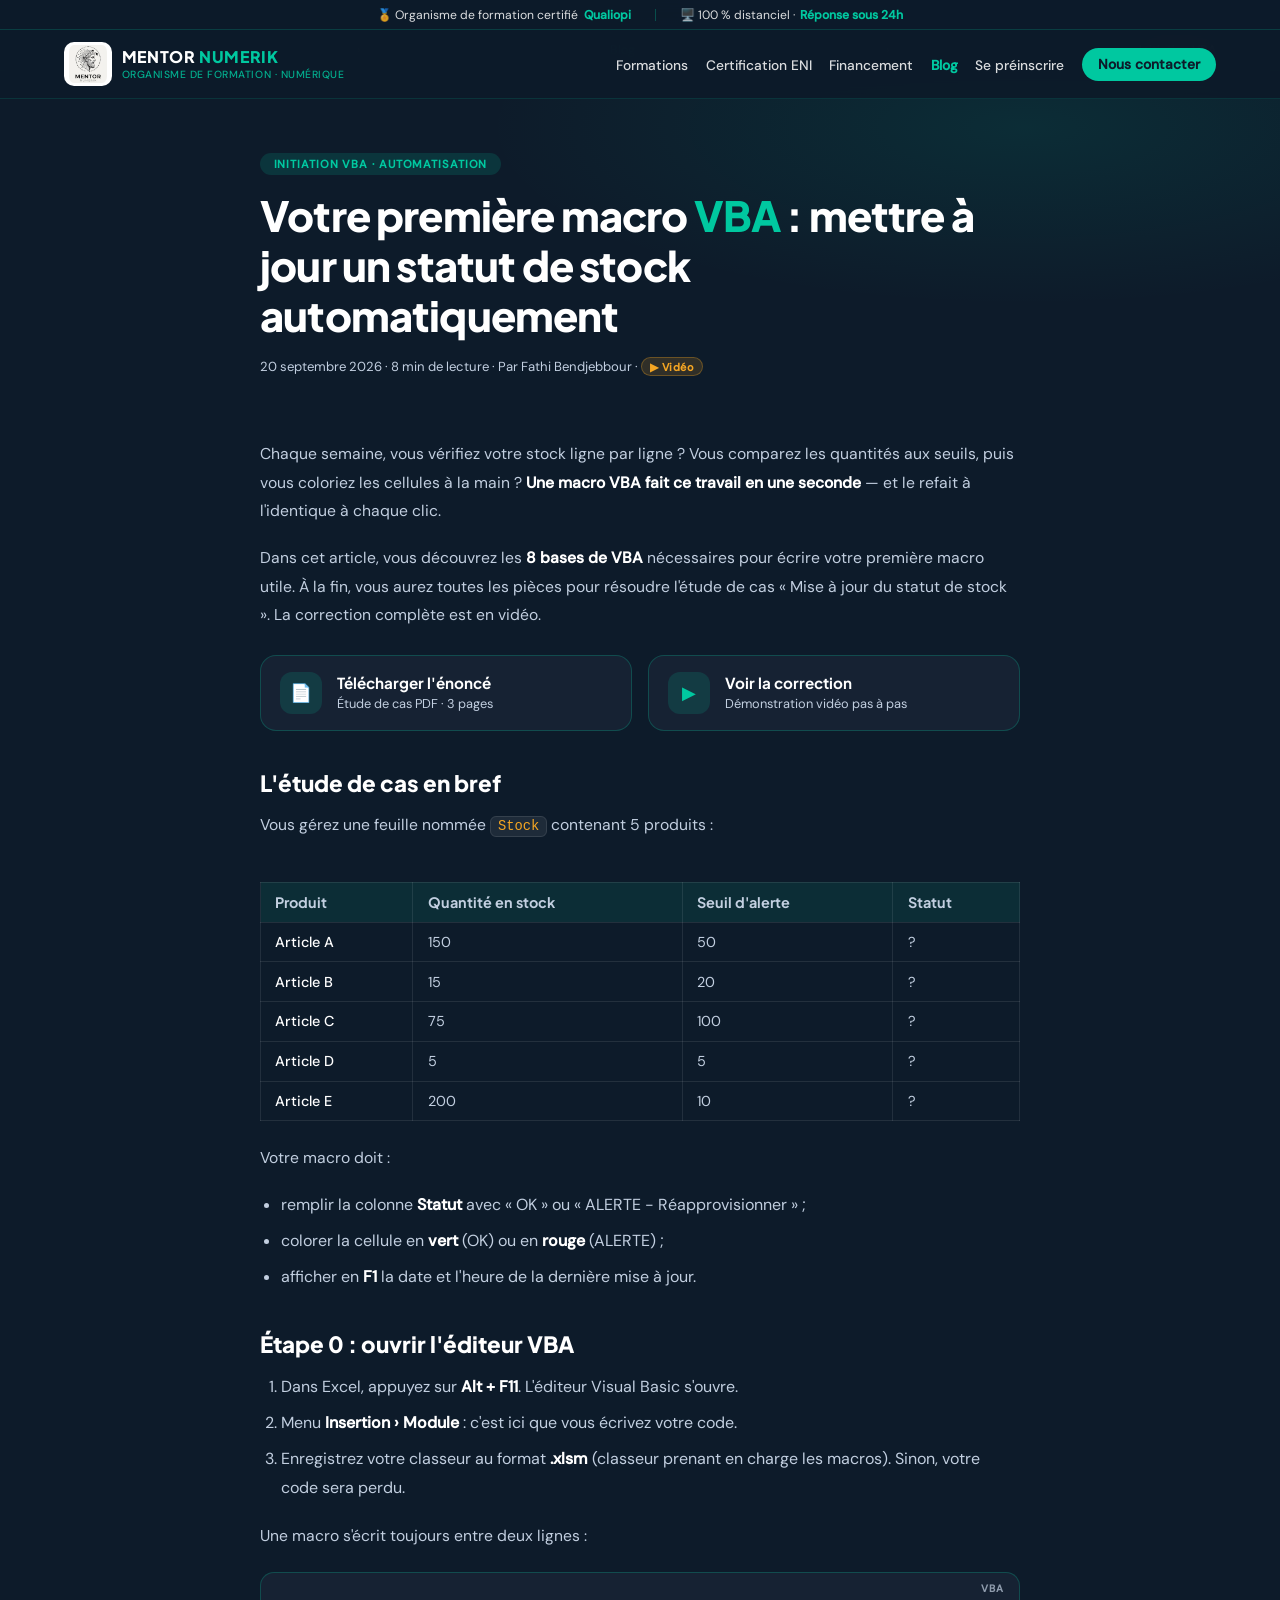
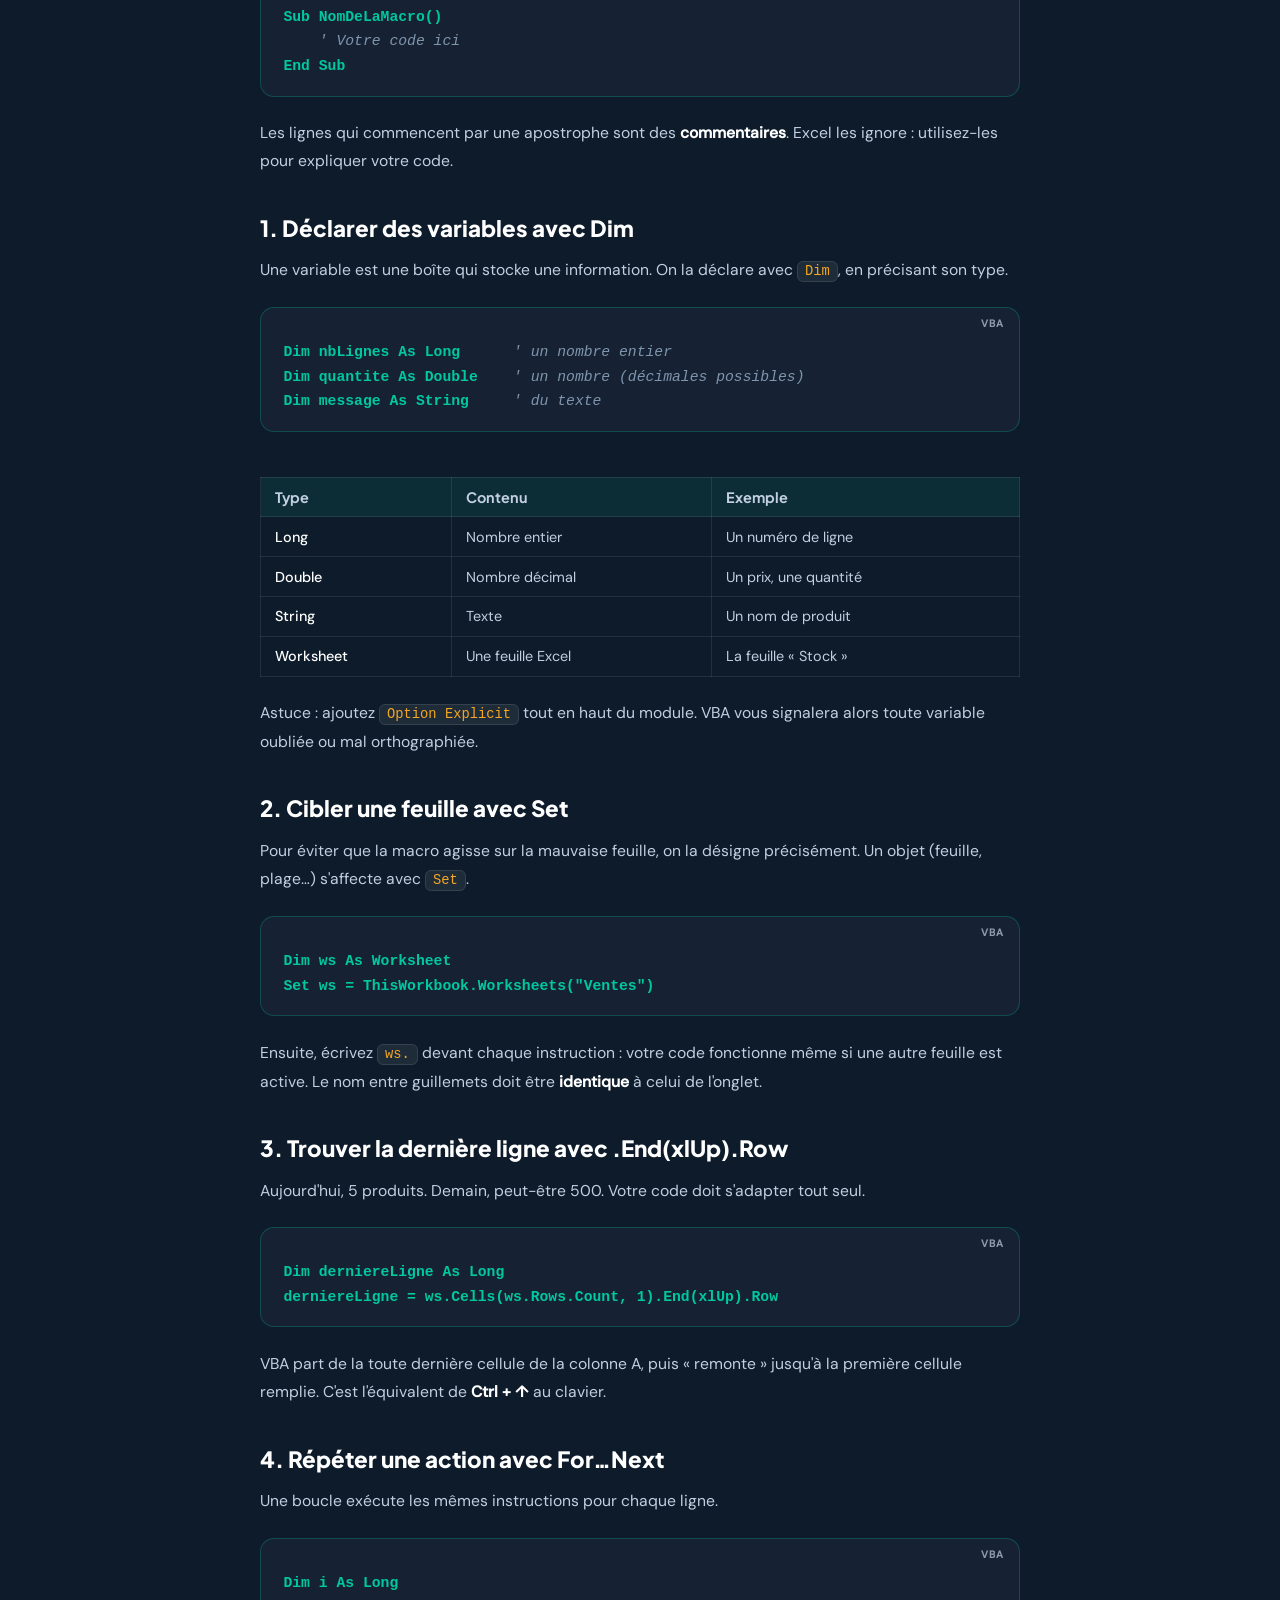
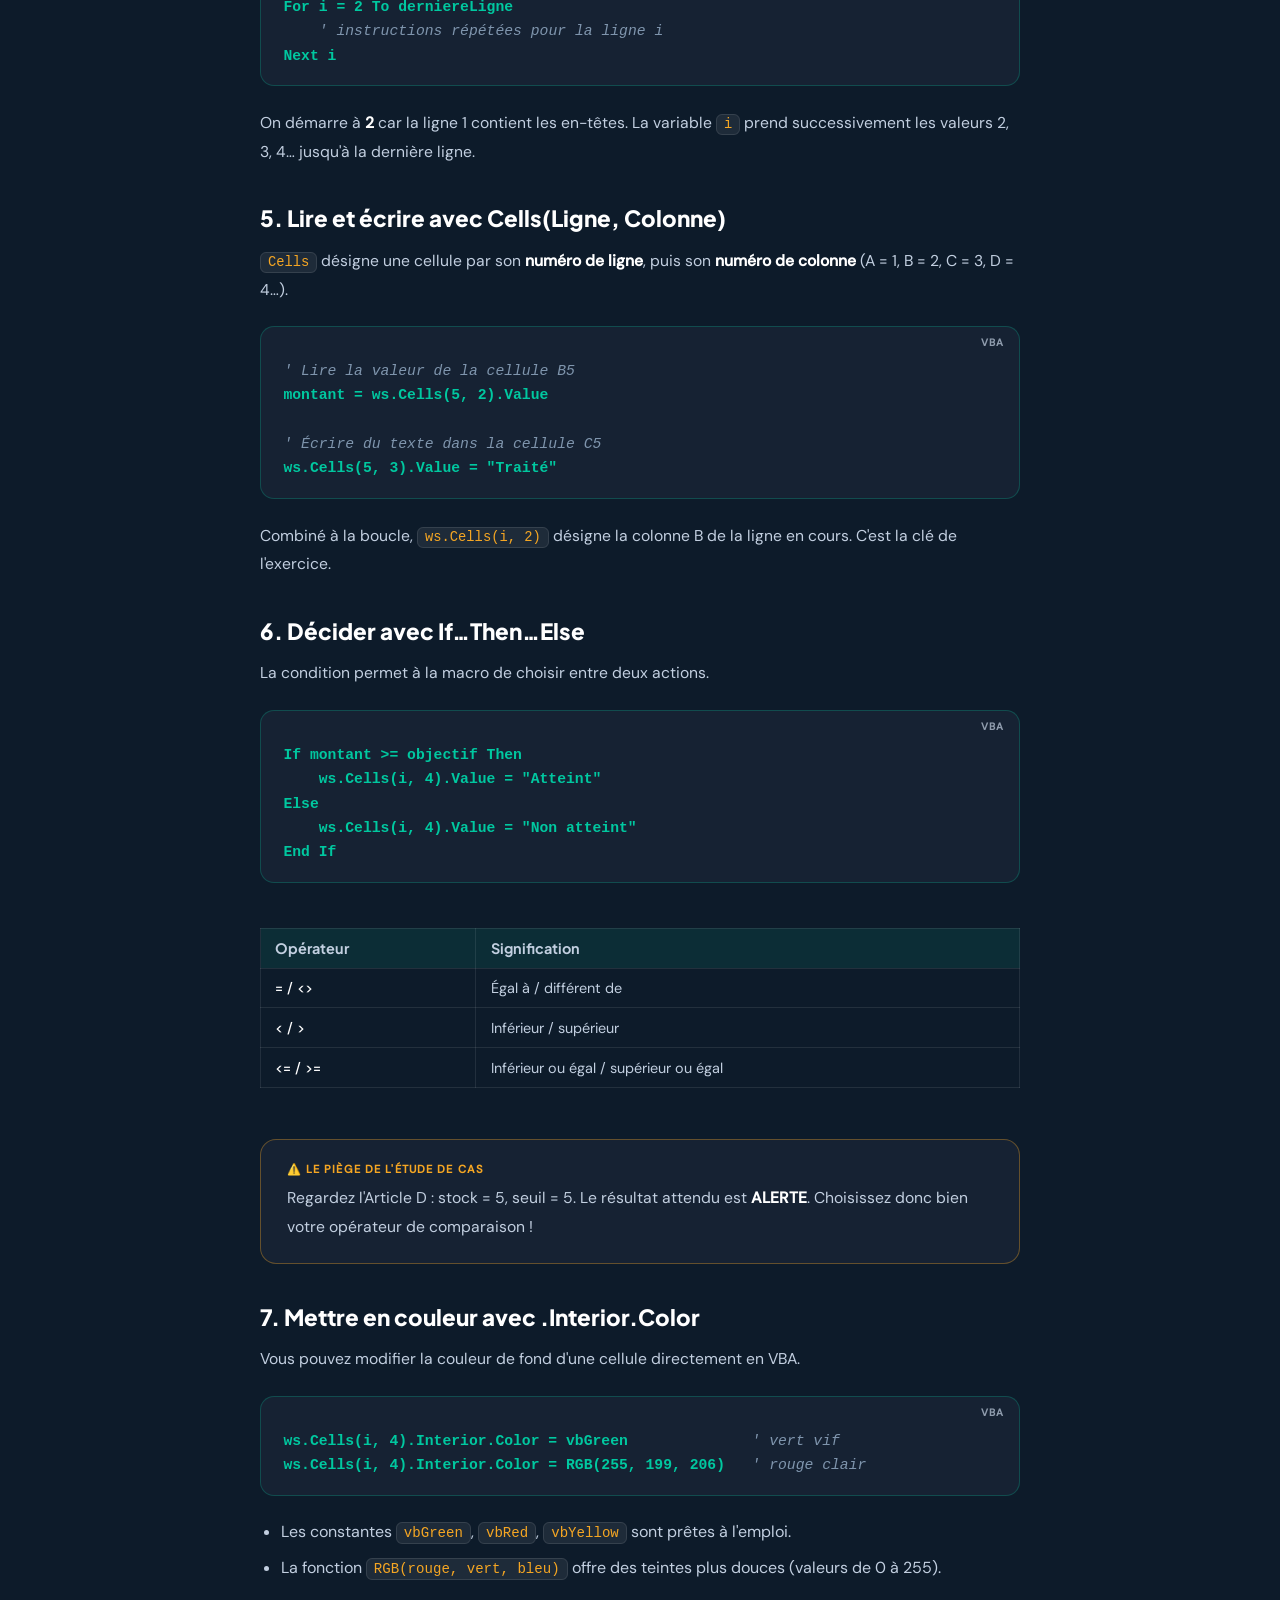
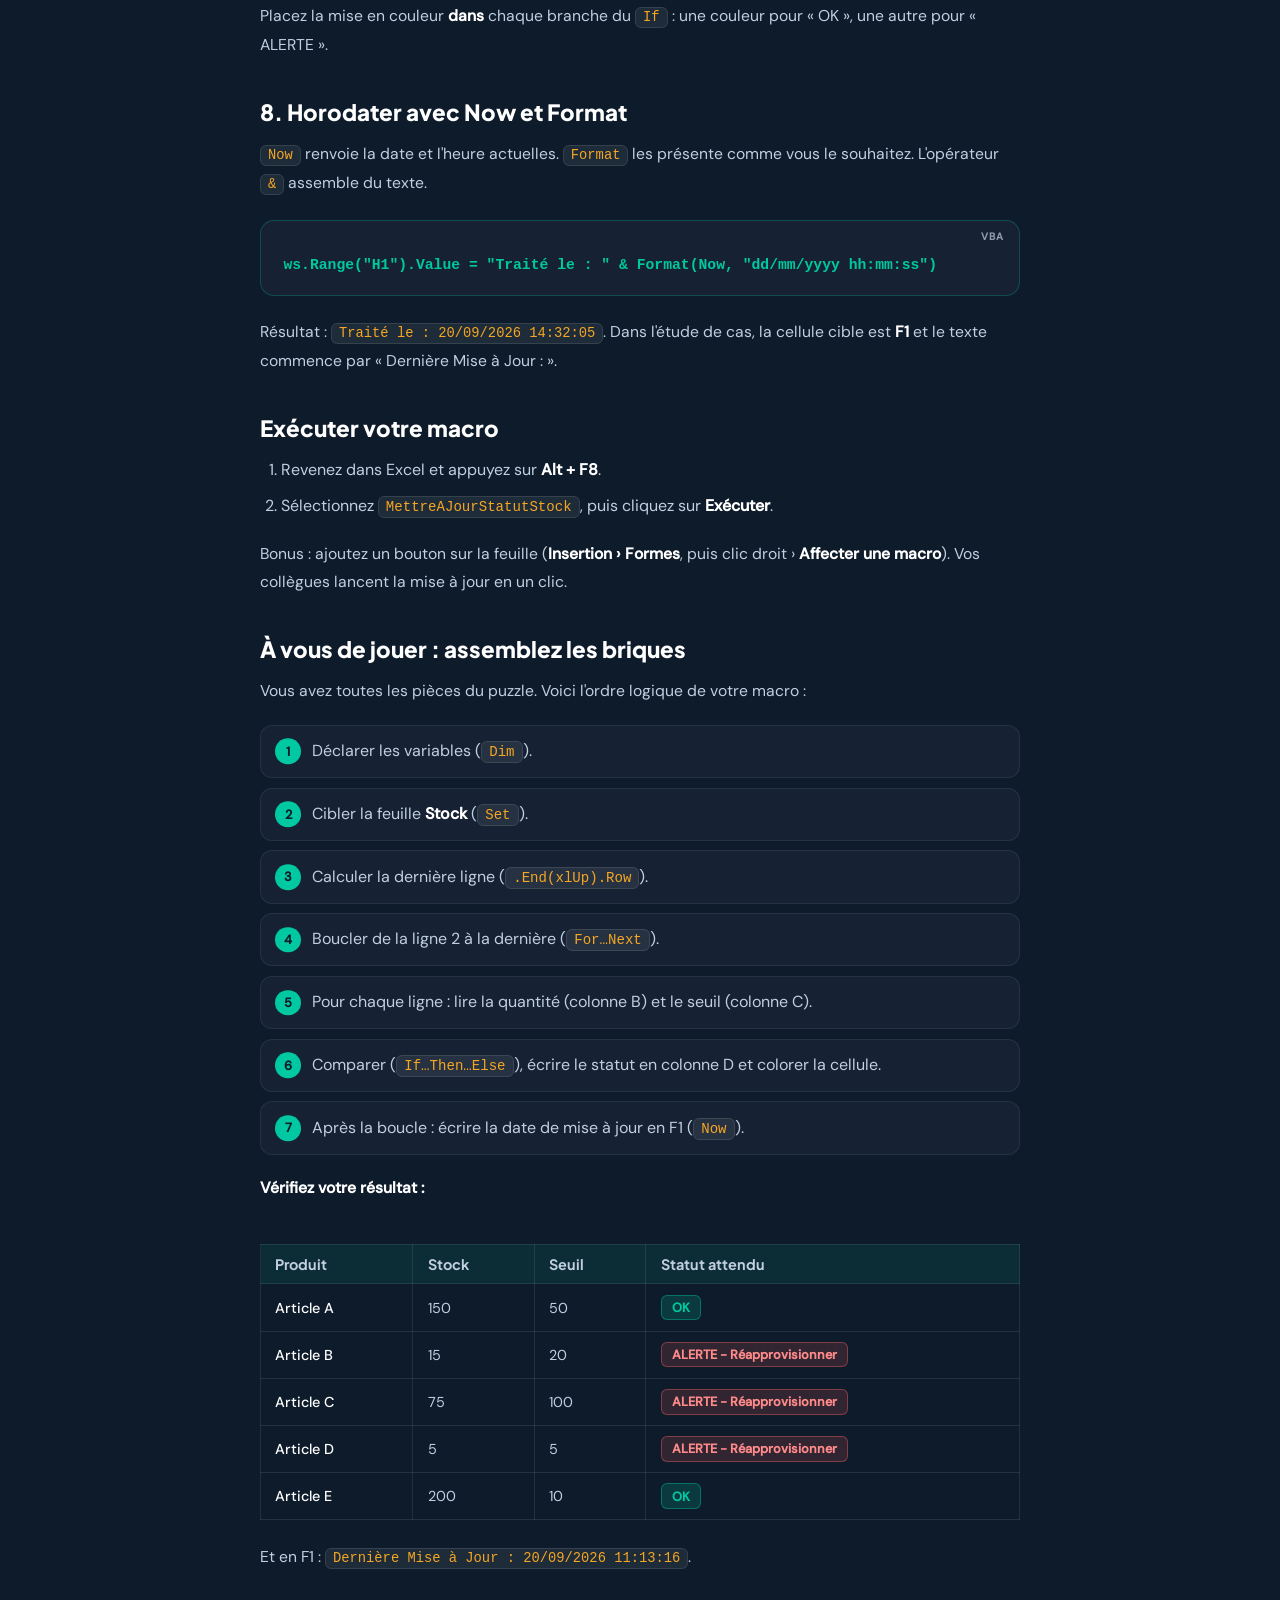
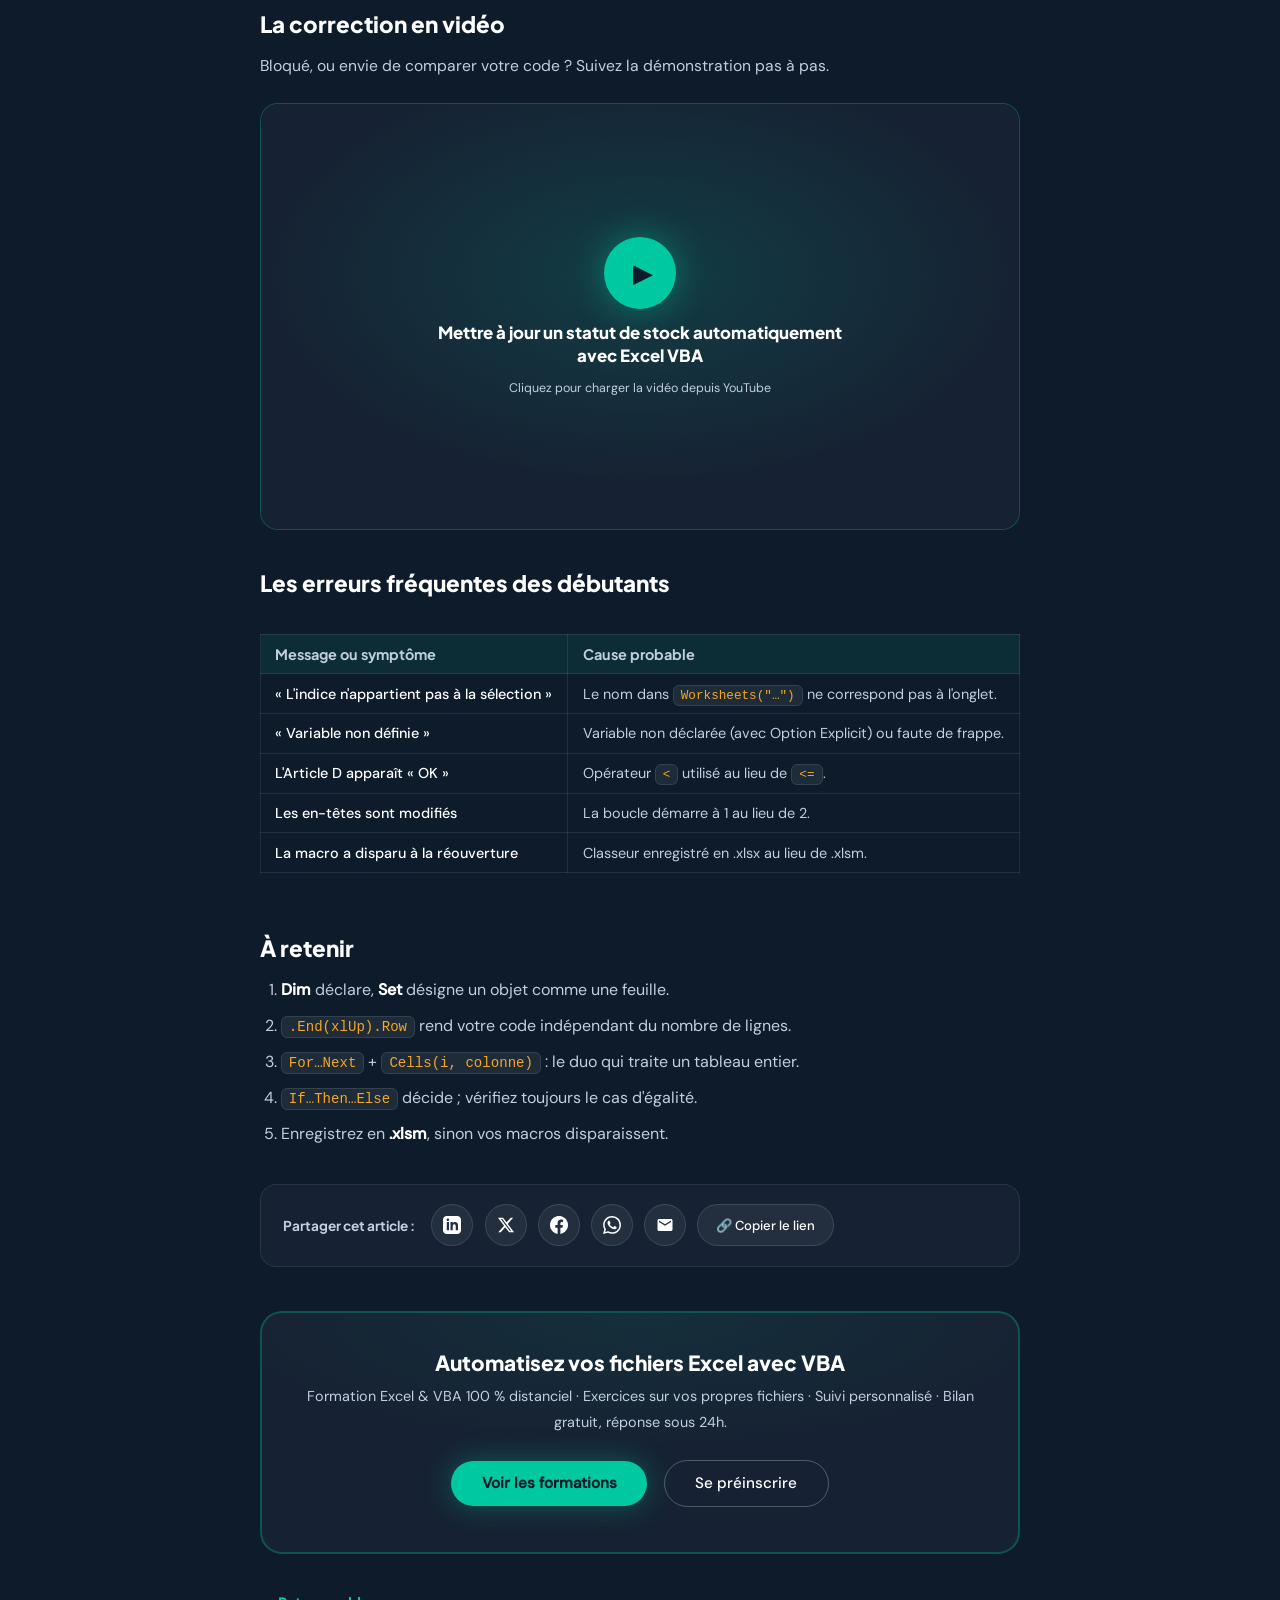
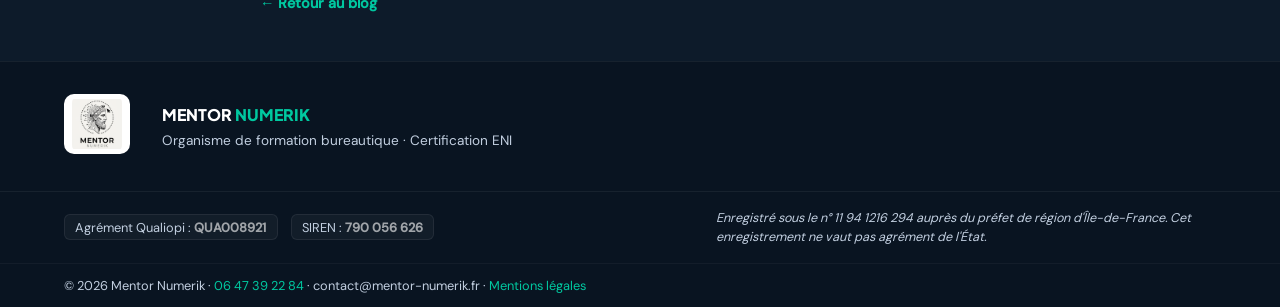
<file: blog/initiation-macro-vba-excel-statut-stock.html>
<!DOCTYPE html>
<html lang="fr">
<head>
  <link rel="icon" href="/favicon.ico" sizes="any">
  <link rel="icon" type="image/png" sizes="32x32" href="/favicons/favicon-32x32.png">
  <link rel="icon" type="image/png" sizes="16x16" href="/favicons/favicon-16x16.png">
  <link rel="apple-touch-icon" href="/favicons/apple-touch-icon.png">
  <meta charset="UTF-8" />
  <meta name="viewport" content="width=device-width, initial-scale=1.0" />
  <title>Première macro VBA Excel : automatiser un statut de stock | Mentor Numerik</title>
  <meta name="description" content="Initiation VBA : Dim, Set, boucle For...Next, If...Then...Else, couleurs et date de mise à jour. Les 8 bases pour créer votre première macro Excel, avec étude de cas et correction vidéo." />
  <meta name="keywords" content="macro VBA Excel, initiation VBA, automatiser Excel, gestion de stock Excel, boucle For Next VBA, If Then Else VBA" />
  <meta name="author" content="Fathi Bendjebbour – Mentor Numerik" />
  <link rel="canonical" href="https://www.mentor-numerik.fr/blog/initiation-macro-vba-excel-statut-stock.html" />
  <!-- Open Graph : aperçu du lien sur LinkedIn, Facebook, WhatsApp… -->
  <meta property="og:type" content="article" />
  <meta property="og:title" content="Votre première macro VBA : mettre à jour un statut de stock automatiquement" />
  <meta property="og:description" content="Les 8 bases de VBA pour écrire votre première macro Excel utile, avec une étude de cas à télécharger et la correction en vidéo. Par Mentor Numerik." />
  <meta property="og:url" content="https://www.mentor-numerik.fr/blog/initiation-macro-vba-excel-statut-stock.html" />
  <meta property="og:image" content="https://www.mentor-numerik.fr/images/logo-mentor.png" />
  <meta property="og:site_name" content="Mentor Numerik" />
  <meta name="twitter:card" content="summary" />
  <!-- Données structurées : article + vidéo -->
  <script type="application/ld+json">
  {
    "@context": "https://schema.org",
    "@type": "BlogPosting",
    "headline": "Votre première macro VBA : mettre à jour un statut de stock automatiquement",
    "description": "Les 8 bases de VBA pour créer votre première macro Excel : variables, boucle, condition, couleurs et date de mise à jour.",
    "datePublished": "2026-09-20",
    "inLanguage": "fr-FR",
    "author": { "@type": "Person", "name": "Fathi Bendjebbour" },
    "publisher": { "@id": "https://www.mentor-numerik.fr/#organization", "@type": "Organization", "name": "Mentor Numerik", "logo": { "@type": "ImageObject", "url": "https://www.mentor-numerik.fr/images/logo-mentor.png" } },
    "mainEntityOfPage": "https://www.mentor-numerik.fr/blog/initiation-macro-vba-excel-statut-stock.html",
    "image": "https://www.mentor-numerik.fr/images/logo-mentor.png",
    "video": {
      "@type": "VideoObject",
      "name": "Mettre à jour un statut de stock automatiquement avec Excel VBA",
      "description": "Tutoriel : une macro VBA qui compare le stock au seuil d'alerte, remplit le statut OK / ALERTE, colore les cellules et horodate la mise à jour.",
      "thumbnailUrl": "https://i.ytimg.com/vi/0TYLXOaS25g/hqdefault.jpg",
      "uploadDate": "2025-10-30",
      "embedUrl": "https://www.youtube-nocookie.com/embed/0TYLXOaS25g",
      "contentUrl": "https://www.youtube.com/watch?v=0TYLXOaS25g"
    }
  }
  </script>
  <!-- Polices auto-hébergées : aucun appel aux serveurs Google, aucune IP transmise (RGPD) -->
  <link rel="preload" href="/fonts/plus-jakarta-sans-latin-800-normal.woff2" as="font" type="font/woff2" crossorigin />
  <link rel="preload" href="/fonts/dm-sans-latin-400-normal.woff2" as="font" type="font/woff2" crossorigin />
  <link rel="stylesheet" href="/fonts/fonts.css" />
  <style>
    :root {
      --navy:    #0d1b2a;
      --ink:     #1a2e42;
      --teal:    #00c8a0;
      --teal-dk: #009e7e;
      --amber:   #f5a623;
      --white:   #ffffff;
      --muted:   #c2cfe0;
      --card-bg: #162233;
    }
    *, *::before, *::after { box-sizing: border-box; margin: 0; padding: 0; }
    html { scroll-behavior: smooth; }
    body { font-family: "DM Sans", sans-serif; background: var(--navy); color: var(--white); overflow-x: hidden; }
    .top-reassurance {
      background: rgba(13,27,42,.98);
      backdrop-filter: blur(16px);
      -webkit-backdrop-filter: blur(16px);
      border-bottom: 1px solid rgba(0,200,160,.2);
      padding: .4rem 5%;
      display: flex; align-items: center; justify-content: center;
      gap: 1.5rem; flex-wrap: nowrap; overflow: hidden;
      font-size: .76rem; color: rgba(255,255,255,.85);
      position: fixed; top: 0; left: 0; right: 0; z-index: 101; height: 30px;
    }
    .top-reassurance span { display: flex; align-items: center; gap: .35rem; white-space: nowrap; flex-shrink: 0; }
    .top-reassurance strong { color: var(--teal); }
    .top-reassurance .sep { width: 1px; height: 12px; background: rgba(0,200,160,.3); flex-shrink: 0; }
    @media (max-width: 600px) {
      .top-reassurance { font-size: .7rem; gap: 0; height: 26px; padding: 0 4%; }
      .top-reassurance .sep { display: none; }
      .top-reassurance .tr-hide-mobile { display: none; }
    }
    nav {
      position: fixed; top: 30px; left: 0; right: 0; z-index: 100;
      display: flex; align-items: center; justify-content: space-between;
      padding: .75rem 5%;
      background: rgba(13,27,42,.95); backdrop-filter: blur(16px);
      border-bottom: 1px solid rgba(0,200,160,.15);
    }
    @media (max-width: 600px) { nav { top: 26px; padding: .6rem 4%; } }
    .nav-logo { display: flex; align-items: center; gap: .6rem; text-decoration: none; flex-shrink: 0; }
    .nav-logo img { height: 44px; width: auto; border-radius: 10px; background: white; padding: 3px 5px; object-fit: contain; }
    @media (max-width: 600px) { .nav-logo img { height: 36px; } .nav-logo { gap: .45rem; } }
    .nav-logo-info { display: flex; flex-direction: column; gap: .1rem; }
    .nav-brand-text { font-family: "Plus Jakarta Sans", sans-serif; font-weight: 800; font-size: 1rem; letter-spacing: .04em; color: var(--white); white-space: nowrap; line-height: 1.2; }
    .nav-brand-text span { color: var(--teal); }
    .nav-brand-sub { font-size: .65rem; color: var(--teal); font-weight: 500; letter-spacing: .05em; text-transform: uppercase; white-space: nowrap; opacity: .85; }
    @media (max-width: 600px) { .nav-brand-text { font-size: .8rem; } .nav-brand-sub { display: none; } }
    .nav-links { list-style: none; display: flex; gap: 1.8rem; align-items: center; }
    .nav-links a { color: rgba(255,255,255,.85); text-decoration: none; font-size: .94rem; font-weight: 500; transition: color .2s; }
    .nav-links a:hover { color: var(--teal); }
    .nav-links a.active { color: var(--teal); font-weight: 700; }
    .nav-cta { background: var(--teal) !important; color: var(--navy) !important; padding: .5rem 1.3rem; border-radius: 50px; font-weight: 700 !important; transition: background .2s !important; }
    .nav-cta:hover { background: var(--teal-dk) !important; }
    .hamburger {
      display: none; background: none; border: none; cursor: pointer;
      padding: .5rem; width: 44px; height: 44px;
      align-items: center; justify-content: center; flex-direction: column;
      flex-shrink: 0; position: relative; z-index: 102;
    }
    .hamburger span { display: block; width: 24px; height: 2px; background: var(--white); margin: 3px 0; border-radius: 2px; transition: .3s; }
    .hamburger.is-open span:nth-child(1) { transform: translateY(8px) rotate(45deg); }
    .hamburger.is-open span:nth-child(2) { opacity: 0; }
    .hamburger.is-open span:nth-child(3) { transform: translateY(-8px) rotate(-45deg); }
    @media (max-width: 1280px) {
      .nav-links { gap: 1.1rem; }
      .nav-links a { font-size: .86rem; }
      .nav-cta { padding: .45rem 1rem; }
    }
    @media (max-width: 1080px) {
      .nav-links { display: none; }
      .nav-links.open {
        display: flex; flex-direction: column;
        position: absolute; top: 100%; left: 0; right: 0;
        background: rgba(13,27,42,.98);
        backdrop-filter: blur(16px); -webkit-backdrop-filter: blur(16px);
        padding: 1.5rem 5%; gap: 1rem;
        border-bottom: 1px solid rgba(0,200,160,.15);
        max-height: calc(100vh - 100%); overflow-y: auto;
      }
      .hamburger { display: flex !important; }
    }
    .article-hero { padding: 9.5rem 5% 3rem; position: relative; overflow: hidden; }
    .article-hero-bg {
      position: absolute; inset: 0; z-index: 0;
      background: radial-gradient(ellipse 60% 60% at 80% 30%, rgba(0,200,160,.1) 0%, transparent 70%);
    }
    .article-hero-content { position: relative; z-index: 1; max-width: 760px; margin: 0 auto; }
    .post-cat {
      display: inline-block;
      padding: .28rem .85rem; border-radius: 50px;
      font-size: .7rem; font-weight: 700; letter-spacing: .08em; text-transform: uppercase;
      background: rgba(0,200,160,.15); color: var(--teal); margin-bottom: 1rem;
    }
    .article-hero h1 {
      font-family: "Plus Jakarta Sans", sans-serif;
      font-size: clamp(1.7rem, 3.5vw, 2.6rem);
      font-weight: 800; line-height: 1.2; letter-spacing: -.02em; margin-bottom: 1rem;
    }
    .article-hero h1 .accent { color: var(--teal); }
    .article-meta { font-size: .82rem; color: var(--muted); }
    article { padding: 1rem 5% 3rem; }
    .article-body { max-width: 760px; margin: 0 auto; }
    .article-body p { color: var(--muted); line-height: 1.8; margin-bottom: 1.2rem; font-size: .98rem; }
    .article-body p strong { color: var(--white); }
    .article-body h2 { font-family: "Plus Jakarta Sans", sans-serif; font-size: 1.4rem; font-weight: 800; margin: 2.4rem 0 .9rem; }
    .article-body h3 { font-family: "Plus Jakarta Sans", sans-serif; font-size: 1.05rem; font-weight: 700; margin: 1.8rem 0 .6rem; color: var(--teal); }
    .article-body ul, .article-body ol { margin: 0 0 1.2rem 1.3rem; color: var(--muted); line-height: 1.8; }
    .article-body li { margin-bottom: .45rem; }
    .article-body li strong { color: var(--white); }
    code {
      font-family: "Courier New", monospace; font-size: .88em;
      background: rgba(255,255,255,.07); border: 1px solid rgba(255,255,255,.1);
      border-radius: 6px; padding: 2px 7px; color: var(--amber); white-space: nowrap;
    }
    .formula {
      background: var(--card-bg); border: 1px solid rgba(0,200,160,.25);
      border-radius: 14px; padding: 1.1rem 1.4rem; margin: 1.4rem 0; overflow-x: auto;
    }
    .formula code { background: none; border: none; color: var(--teal); font-size: .98rem; padding: 0; white-space: pre; font-weight: 700; }
    .encadre {
      background: var(--card-bg); border: 1px solid rgba(245,166,35,.35);
      border-radius: 16px; padding: 1.4rem 1.6rem; margin: 1.8rem 0;
    }
    .encadre .encadre-tag { font-size: .7rem; font-weight: 700; letter-spacing: .1em; text-transform: uppercase; color: var(--amber); margin-bottom: .5rem; }
    .encadre p { margin-bottom: 0 !important; }
    .article-body table { border-collapse: collapse; width: 100%; margin: 1.4rem 0; font-size: .9rem; }
    .article-body th { background: rgba(0,200,160,.1); color: var(--teal); font-family: "Plus Jakarta Sans", sans-serif; font-weight: 700; text-align: left; }
    .article-body th, .article-body td { border: 1px solid rgba(255,255,255,.09); padding: .65rem .9rem; color: var(--muted); }
    .article-body td:first-child { color: var(--white); font-weight: 500; }
    .table-scroll { overflow-x: auto; -webkit-overflow-scrolling: touch; }
    .article-cta {
      background: var(--card-bg); border: 2px solid rgba(0,200,160,.3);
      border-radius: 22px; padding: 2.2rem 2rem; margin: 2.8rem 0 1.5rem;
      text-align: center; position: relative; overflow: hidden;
    }
    .article-cta::before { content: ""; position: absolute; inset: 0; background: radial-gradient(ellipse 80% 80% at 50% 0%, rgba(0,200,160,.08) 0%, transparent 70%); }
    .article-cta h2 { font-family: "Plus Jakarta Sans", sans-serif; font-size: 1.3rem; font-weight: 800; margin: 0 0 .5rem !important; position: relative; z-index: 1; }
    .article-cta p { font-size: .9rem; margin-bottom: 1.5rem !important; position: relative; z-index: 1; }
    .btn-primary {
      display: inline-block; background: var(--teal); color: var(--navy);
      padding: .8rem 1.9rem; border-radius: 50px;
      font-weight: 700; font-size: .95rem; text-decoration: none;
      transition: background .2s, transform .15s, box-shadow .2s;
      box-shadow: 0 0 28px rgba(0,200,160,.35);
      position: relative; z-index: 1; margin: 0 .4rem .6rem;
    }
    .btn-primary:hover { background: var(--teal-dk); transform: translateY(-2px); box-shadow: 0 0 44px rgba(0,200,160,.5); }
    .btn-ghost {
      display: inline-block; border: 1.5px solid rgba(255,255,255,.25); color: var(--white);
      padding: .8rem 1.9rem; border-radius: 50px;
      font-weight: 500; font-size: .95rem; text-decoration: none;
      transition: border-color .2s, background .2s;
      position: relative; z-index: 1; margin: 0 .4rem .6rem;
    }
    .btn-ghost:hover { border-color: var(--teal); background: rgba(0,200,160,.08); }
    .back-link { display: inline-block; color: var(--teal); text-decoration: none; font-weight: 700; font-size: .9rem; margin-top: 1rem; }
    .back-link:hover { text-decoration: underline; }
    .share-bar {
      display: flex; align-items: center; gap: .7rem; flex-wrap: wrap;
      margin: 2.2rem 0 0; padding: 1.2rem 1.4rem;
      background: var(--card-bg); border: 1px solid rgba(255,255,255,.08); border-radius: 16px;
    }
    .share-label { font-family: "Plus Jakarta Sans", sans-serif; font-size: .85rem; font-weight: 700; color: var(--muted); margin-right: .3rem; }
    .share-btn {
      display: inline-flex; align-items: center; justify-content: center; gap: .45rem;
      width: 42px; height: 42px; border-radius: 50%;
      background: rgba(255,255,255,.06); border: 1px solid rgba(255,255,255,.12);
      color: var(--white); cursor: pointer; text-decoration: none;
      transition: background .2s, border-color .2s, transform .15s;
    }
    .share-btn:hover { border-color: var(--teal); background: rgba(0,200,160,.12); transform: translateY(-2px); }
    .share-btn svg { width: 18px; height: 18px; fill: currentColor; }
    .share-copy {
      width: auto; border-radius: 50px; padding: 0 1.1rem; height: 42px;
      font-family: "DM Sans", sans-serif; font-size: .82rem; font-weight: 500;
    }
    .share-copy.copied { border-color: var(--teal); color: var(--teal); }
    footer { background: #091421; border-top: 1px solid rgba(255,255,255,.06); }
    .footer-main { display: flex; flex-wrap: wrap; gap: 2rem; padding: 2rem 5%; align-items: center; justify-content: space-between; border-bottom: 1px solid rgba(255,255,255,.06); }
    .footer-logo img { height: 60px; width: auto; background: white; border-radius: 10px; padding: 5px 8px; object-fit: contain; }
    .footer-info { display: flex; flex-direction: column; gap: .4rem; flex: 1; }
    .footer-info .name { font-family: "Plus Jakarta Sans", sans-serif; font-weight: 800; font-size: 1rem; }
    .footer-info .name span { color: var(--teal); }
    .footer-info small { font-size: .85rem; color: var(--muted); }
    .footer-legal { padding: 1rem 5%; display: flex; flex-wrap: wrap; align-items: center; justify-content: space-between; gap: .8rem; border-bottom: 1px solid rgba(255,255,255,.04); }
    .footer-ids { display: flex; gap: .8rem; flex-wrap: wrap; }
    .footer-ids span { font-size: .8rem; color: var(--muted); background: rgba(255,255,255,.04); border: 1px solid rgba(255,255,255,.07); border-radius: 6px; padding: .22rem .65rem; }
    .footer-ids span strong { color: rgba(255,255,255,.6); }
    .footer-mention { font-size: .79rem; color: var(--muted); max-width: 500px; line-height: 1.55; font-style: italic; }
    .footer-copy { padding: .8rem 5%; }
    .footer-copy p { font-size: .8rem; color: var(--muted); }
    .footer-copy a { color: var(--teal); text-decoration: none; }
    img { max-width: 100%; }
    @media (max-width: 600px) {
      .article-hero { padding: 8rem 4% 2rem; }
      article { padding: .5rem 4% 2.5rem; }
      .footer-main { flex-direction: column; align-items: flex-start; }
    }
    /* ---- Ajouts article VBA ---- */
    .breadcrumb { font-size: .78rem; color: var(--muted); margin-bottom: .9rem; }
    .breadcrumb a { color: var(--teal); text-decoration: none; }
    .breadcrumb a:hover { text-decoration: underline; }
    .post-video {
      display: inline-block; padding: .1rem .5rem;
      border-radius: 50px; font-size: .68rem; font-weight: 700; letter-spacing: .04em;
      background: rgba(245,166,35,.15); color: var(--amber); border: 1px solid rgba(245,166,35,.3);
    }
    .formula.vba { position: relative; padding-top: 2rem; }
    .formula.vba::before {
      content: "VBA"; position: absolute; top: .55rem; right: .9rem;
      font-size: .64rem; font-weight: 700; letter-spacing: .12em; color: var(--muted); opacity: .7;
    }
    .formula.vba code { font-weight: 600; font-size: .92rem; line-height: 1.65; }
    .formula.vba .c { color: #7f95ad; font-weight: 400; font-style: italic; }
    .resources { display: grid; grid-template-columns: repeat(auto-fit, minmax(230px, 1fr)); gap: 1rem; margin: 1.6rem 0 .6rem; }
    .resource-card {
      display: flex; align-items: center; gap: .9rem;
      background: var(--card-bg); border: 1px solid rgba(0,200,160,.25); border-radius: 16px;
      padding: 1rem 1.2rem; text-decoration: none; color: var(--white);
      transition: border-color .2s, transform .15s, background .2s;
    }
    .resource-card:hover { border-color: var(--teal); background: rgba(0,200,160,.07); transform: translateY(-2px); }
    .resource-ico {
      flex-shrink: 0; width: 42px; height: 42px; border-radius: 12px;
      display: flex; align-items: center; justify-content: center;
      background: rgba(0,200,160,.15); color: var(--teal); font-size: 1.1rem;
    }
    .resource-card strong { display: block; font-family: "Plus Jakarta Sans", sans-serif; font-size: .95rem; }
    .resource-card small { display: block; color: var(--muted); font-size: .8rem; margin-top: .15rem; }
    .article-body ol.steps { list-style: none; margin-left: 0; counter-reset: step; }
    .article-body ol.steps li {
      counter-increment: step; position: relative; padding: .7rem 1rem .7rem 3.2rem; margin-bottom: .6rem;
      background: var(--card-bg); border: 1px solid rgba(255,255,255,.07); border-radius: 12px;
    }
    .article-body ol.steps li::before {
      content: counter(step); position: absolute; left: .9rem; top: 50%; transform: translateY(-50%);
      width: 1.6rem; height: 1.6rem; border-radius: 50%;
      background: var(--teal); color: var(--navy); font-weight: 800; font-size: .8rem;
      display: flex; align-items: center; justify-content: center;
    }
    .st { display: inline-block; padding: .2rem .65rem; border-radius: 6px; font-size: .8rem; font-weight: 700; white-space: nowrap; }
    .st-ok { background: rgba(0,200,160,.18); color: var(--teal); border: 1px solid rgba(0,200,160,.4); }
    .st-ko { background: rgba(255,99,99,.15); color: #ff8a8a; border: 1px solid rgba(255,99,99,.4); }
    .video-wrap {
      position: relative; aspect-ratio: 16 / 9; margin: 1.4rem 0 1rem;
      border-radius: 18px; overflow: hidden; border: 1px solid rgba(0,200,160,.3); background: var(--card-bg);
    }
    .video-wrap iframe { position: absolute; inset: 0; width: 100%; height: 100%; border: 0; }
    .video-facade {
      position: absolute; inset: 0; width: 100%; height: 100%; cursor: pointer; border: 0;
      display: flex; flex-direction: column; align-items: center; justify-content: center; gap: .8rem; padding: 1.5rem;
      color: var(--white); font-family: "DM Sans", sans-serif; text-align: center;
      background: radial-gradient(ellipse 70% 70% at 50% 40%, rgba(0,200,160,.16) 0%, transparent 70%), var(--card-bg);
    }
    .video-play {
      width: 72px; height: 72px; border-radius: 50%; background: var(--teal); color: var(--navy);
      display: flex; align-items: center; justify-content: center; font-size: 1.6rem; padding-left: 5px;
      box-shadow: 0 0 36px rgba(0,200,160,.45); transition: transform .2s;
    }
    .video-facade:hover .video-play { transform: scale(1.08); }
    .video-title { font-family: "Plus Jakarta Sans", sans-serif; font-weight: 800; font-size: 1.05rem; max-width: 440px; line-height: 1.35; }
    .video-note { font-size: .78rem; color: var(--muted); }
    @media (max-width: 600px) { .video-title { font-size: .92rem; } .video-play { width: 58px; height: 58px; } }
  </style>
</head>
<body>
<div class="top-reassurance">
  <span>🏅 Organisme de formation certifié <strong>Qualiopi</strong></span>
  <div class="sep tr-hide-mobile"></div>
  <span class="tr-hide-mobile">🖥️ 100 % distanciel · <strong>Réponse sous 24h</strong></span>
</div>
<nav>
  <a href="../index.html" class="nav-logo">
    <img src="../images/logo-mentor.png" alt="Mentor Numerik" />
    <div class="nav-logo-info">
      <span class="nav-brand-text">MENTOR <span>NUMERIK</span></span>
      <span class="nav-brand-sub">Organisme de formation · Numérique</span>
    </div>
  </a>
  <button class="hamburger" id="hamburger" aria-label="Ouvrir le menu" aria-controls="nav-links" aria-expanded="false">
    <span></span><span></span><span></span>
  </button>
  <ul class="nav-links" id="nav-links">
    <li><a href="../index.html#formations">Formations</a></li>
    <li><a href="../index.html#certification">Certification ENI</a></li>
    <li><a href="../index.html#financement">Financement</a></li>
    <li><a href="../blog.html" class="active">Blog</a></li>
    <li><a href="../questionnaire.html">Se préinscrire</a></li>
    <li><a href="../index.html#contact" class="nav-cta">Nous contacter</a></li>
  </ul>
</nav>

<header class="article-hero">
  <div class="article-hero-bg"></div>
  <div class="article-hero-content">
    <nav class="breadcrumb" aria-label="Fil d'Ariane">
      <a href="../index.html">Accueil</a> › <a href="../blog.html">Blog</a> › <span>Initiation VBA</span>
    </nav>
    <span class="post-cat">Initiation VBA · Automatisation</span>
    <h1>Votre première macro <span class="accent">VBA</span> : mettre à jour un statut de stock automatiquement</h1>
    <div class="article-meta">20 septembre 2026 · 8 min de lecture · Par Fathi Bendjebbour · <span class="post-video">▶ Vidéo</span></div>
  </div>
</header>

<article>
  <div class="article-body">

    <p>Chaque semaine, vous vérifiez votre stock ligne par ligne ? Vous comparez les quantités aux seuils, puis vous coloriez les cellules à la main ? <strong>Une macro VBA fait ce travail en une seconde</strong> — et le refait à l'identique à chaque clic.</p>

    <p>Dans cet article, vous découvrez les <strong>8 bases de VBA</strong> nécessaires pour écrire votre première macro utile. À la fin, vous aurez toutes les pièces pour résoudre l'étude de cas « Mise à jour du statut de stock ». La correction complète est en vidéo.</p>

    <div class="resources">
      <a class="resource-card" href="https://drive.google.com/file/d/1HKHOWhYp7WCiI1EVaG0NDzcpNhuRj_79/view?usp=sharing" target="_blank" rel="noopener">
        <span class="resource-ico">📄</span>
        <span><strong>Télécharger l'énoncé</strong><small>Étude de cas PDF · 3 pages</small></span>
      </a>
      <a class="resource-card" href="#video">
        <span class="resource-ico">▶</span>
        <span><strong>Voir la correction</strong><small>Démonstration vidéo pas à pas</small></span>
      </a>
    </div>

    <h2>L'étude de cas en bref</h2>

    <p>Vous gérez une feuille nommée <code>Stock</code> contenant 5 produits :</p>

    <div class="table-scroll">
      <table>
        <tr><th>Produit</th><th>Quantité en stock</th><th>Seuil d'alerte</th><th>Statut</th></tr>
        <tr><td>Article A</td><td>150</td><td>50</td><td>?</td></tr>
        <tr><td>Article B</td><td>15</td><td>20</td><td>?</td></tr>
        <tr><td>Article C</td><td>75</td><td>100</td><td>?</td></tr>
        <tr><td>Article D</td><td>5</td><td>5</td><td>?</td></tr>
        <tr><td>Article E</td><td>200</td><td>10</td><td>?</td></tr>
      </table>
    </div>

    <p>Votre macro doit :</p>
    <ul>
      <li>remplir la colonne <strong>Statut</strong> avec « OK » ou « ALERTE - Réapprovisionner » ;</li>
      <li>colorer la cellule en <strong>vert</strong> (OK) ou en <strong>rouge</strong> (ALERTE) ;</li>
      <li>afficher en <strong>F1</strong> la date et l'heure de la dernière mise à jour.</li>
    </ul>

    <h2>Étape 0 : ouvrir l'éditeur VBA</h2>

    <ol>
      <li>Dans Excel, appuyez sur <strong>Alt + F11</strong>. L'éditeur Visual Basic s'ouvre.</li>
      <li>Menu <strong>Insertion › Module</strong> : c'est ici que vous écrivez votre code.</li>
      <li>Enregistrez votre classeur au format <strong>.xlsm</strong> (classeur prenant en charge les macros). Sinon, votre code sera perdu.</li>
    </ol>

    <p>Une macro s'écrit toujours entre deux lignes :</p>

    <div class="formula vba"><code>Sub NomDeLaMacro()
    <span class="c">' Votre code ici</span>
End Sub</code></div>

    <p>Les lignes qui commencent par une apostrophe sont des <strong>commentaires</strong>. Excel les ignore : utilisez-les pour expliquer votre code.</p>

    <h2>1. Déclarer des variables avec Dim</h2>

    <p>Une variable est une boîte qui stocke une information. On la déclare avec <code>Dim</code>, en précisant son type.</p>

    <div class="formula vba"><code>Dim nbLignes As Long      <span class="c">' un nombre entier</span>
Dim quantite As Double    <span class="c">' un nombre (décimales possibles)</span>
Dim message As String     <span class="c">' du texte</span></code></div>

    <div class="table-scroll">
      <table>
        <tr><th>Type</th><th>Contenu</th><th>Exemple</th></tr>
        <tr><td>Long</td><td>Nombre entier</td><td>Un numéro de ligne</td></tr>
        <tr><td>Double</td><td>Nombre décimal</td><td>Un prix, une quantité</td></tr>
        <tr><td>String</td><td>Texte</td><td>Un nom de produit</td></tr>
        <tr><td>Worksheet</td><td>Une feuille Excel</td><td>La feuille « Stock »</td></tr>
      </table>
    </div>

    <p>Astuce : ajoutez <code>Option Explicit</code> tout en haut du module. VBA vous signalera alors toute variable oubliée ou mal orthographiée.</p>

    <h2>2. Cibler une feuille avec Set</h2>

    <p>Pour éviter que la macro agisse sur la mauvaise feuille, on la désigne précisément. Un objet (feuille, plage…) s'affecte avec <code>Set</code>.</p>

    <div class="formula vba"><code>Dim ws As Worksheet
Set ws = ThisWorkbook.Worksheets("Ventes")</code></div>

    <p>Ensuite, écrivez <code>ws.</code> devant chaque instruction : votre code fonctionne même si une autre feuille est active. Le nom entre guillemets doit être <strong>identique</strong> à celui de l'onglet.</p>

    <h2>3. Trouver la dernière ligne avec .End(xlUp).Row</h2>

    <p>Aujourd'hui, 5 produits. Demain, peut-être 500. Votre code doit s'adapter tout seul.</p>

    <div class="formula vba"><code>Dim derniereLigne As Long
derniereLigne = ws.Cells(ws.Rows.Count, 1).End(xlUp).Row</code></div>

    <p>VBA part de la toute dernière cellule de la colonne A, puis « remonte » jusqu'à la première cellule remplie. C'est l'équivalent de <strong>Ctrl + ↑</strong> au clavier.</p>

    <h2>4. Répéter une action avec For…Next</h2>

    <p>Une boucle exécute les mêmes instructions pour chaque ligne.</p>

    <div class="formula vba"><code>Dim i As Long
For i = 2 To derniereLigne
    <span class="c">' instructions répétées pour la ligne i</span>
Next i</code></div>

    <p>On démarre à <strong>2</strong> car la ligne 1 contient les en-têtes. La variable <code>i</code> prend successivement les valeurs 2, 3, 4… jusqu'à la dernière ligne.</p>

    <h2>5. Lire et écrire avec Cells(Ligne, Colonne)</h2>

    <p><code>Cells</code> désigne une cellule par son <strong>numéro de ligne</strong>, puis son <strong>numéro de colonne</strong> (A = 1, B = 2, C = 3, D = 4…).</p>

    <div class="formula vba"><code><span class="c">' Lire la valeur de la cellule B5</span>
montant = ws.Cells(5, 2).Value

<span class="c">' Écrire du texte dans la cellule C5</span>
ws.Cells(5, 3).Value = "Traité"</code></div>

    <p>Combiné à la boucle, <code>ws.Cells(i, 2)</code> désigne la colonne B de la ligne en cours. C'est la clé de l'exercice.</p>

    <h2>6. Décider avec If…Then…Else</h2>

    <p>La condition permet à la macro de choisir entre deux actions.</p>

    <div class="formula vba"><code>If montant &gt;= objectif Then
    ws.Cells(i, 4).Value = "Atteint"
Else
    ws.Cells(i, 4).Value = "Non atteint"
End If</code></div>

    <div class="table-scroll">
      <table>
        <tr><th>Opérateur</th><th>Signification</th></tr>
        <tr><td>=  /  &lt;&gt;</td><td>Égal à / différent de</td></tr>
        <tr><td>&lt;  /  &gt;</td><td>Inférieur / supérieur</td></tr>
        <tr><td>&lt;=  /  &gt;=</td><td>Inférieur ou égal / supérieur ou égal</td></tr>
      </table>
    </div>

    <div class="encadre">
      <div class="encadre-tag">⚠️ Le piège de l'étude de cas</div>
      <p>Regardez l'Article D : stock = 5, seuil = 5. Le résultat attendu est <strong>ALERTE</strong>. Choisissez donc bien votre opérateur de comparaison !</p>
    </div>

    <h2>7. Mettre en couleur avec .Interior.Color</h2>

    <p>Vous pouvez modifier la couleur de fond d'une cellule directement en VBA.</p>

    <div class="formula vba"><code>ws.Cells(i, 4).Interior.Color = vbGreen              <span class="c">' vert vif</span>
ws.Cells(i, 4).Interior.Color = RGB(255, 199, 206)   <span class="c">' rouge clair</span></code></div>

    <ul>
      <li>Les constantes <code>vbGreen</code>, <code>vbRed</code>, <code>vbYellow</code> sont prêtes à l'emploi.</li>
      <li>La fonction <code>RGB(rouge, vert, bleu)</code> offre des teintes plus douces (valeurs de 0 à 255).</li>
    </ul>

    <p>Placez la mise en couleur <strong>dans</strong> chaque branche du <code>If</code> : une couleur pour « OK », une autre pour « ALERTE ».</p>

    <h2>8. Horodater avec Now et Format</h2>

    <p><code>Now</code> renvoie la date et l'heure actuelles. <code>Format</code> les présente comme vous le souhaitez. L'opérateur <code>&amp;</code> assemble du texte.</p>

    <div class="formula vba"><code>ws.Range("H1").Value = "Traité le : " &amp; Format(Now, "dd/mm/yyyy hh:mm:ss")</code></div>

    <p>Résultat : <code>Traité le : 20/09/2026 14:32:05</code>. Dans l'étude de cas, la cellule cible est <strong>F1</strong> et le texte commence par « Dernière Mise à Jour : ».</p>

    <h2>Exécuter votre macro</h2>

    <ol>
      <li>Revenez dans Excel et appuyez sur <strong>Alt + F8</strong>.</li>
      <li>Sélectionnez <code>MettreAJourStatutStock</code>, puis cliquez sur <strong>Exécuter</strong>.</li>
    </ol>

    <p>Bonus : ajoutez un bouton sur la feuille (<strong>Insertion › Formes</strong>, puis clic droit › <strong>Affecter une macro</strong>). Vos collègues lancent la mise à jour en un clic.</p>

    <h2>À vous de jouer : assemblez les briques</h2>

    <p>Vous avez toutes les pièces du puzzle. Voici l'ordre logique de votre macro :</p>

    <ol class="steps">
      <li>Déclarer les variables (<code>Dim</code>).</li>
      <li>Cibler la feuille <strong>Stock</strong> (<code>Set</code>).</li>
      <li>Calculer la dernière ligne (<code>.End(xlUp).Row</code>).</li>
      <li>Boucler de la ligne 2 à la dernière (<code>For…Next</code>).</li>
      <li>Pour chaque ligne : lire la quantité (colonne B) et le seuil (colonne C).</li>
      <li>Comparer (<code>If…Then…Else</code>), écrire le statut en colonne D et colorer la cellule.</li>
      <li>Après la boucle : écrire la date de mise à jour en F1 (<code>Now</code>).</li>
    </ol>

    <p><strong>Vérifiez votre résultat :</strong></p>

    <div class="table-scroll">
      <table>
        <tr><th>Produit</th><th>Stock</th><th>Seuil</th><th>Statut attendu</th></tr>
        <tr><td>Article A</td><td>150</td><td>50</td><td><span class="st st-ok">OK</span></td></tr>
        <tr><td>Article B</td><td>15</td><td>20</td><td><span class="st st-ko">ALERTE - Réapprovisionner</span></td></tr>
        <tr><td>Article C</td><td>75</td><td>100</td><td><span class="st st-ko">ALERTE - Réapprovisionner</span></td></tr>
        <tr><td>Article D</td><td>5</td><td>5</td><td><span class="st st-ko">ALERTE - Réapprovisionner</span></td></tr>
        <tr><td>Article E</td><td>200</td><td>10</td><td><span class="st st-ok">OK</span></td></tr>
      </table>
    </div>

    <p>Et en F1 : <code>Dernière Mise à Jour : 20/09/2026 11:13:16</code>.</p>

    <h2 id="video">La correction en vidéo</h2>

    <p>Bloqué, ou envie de comparer votre code ? Suivez la démonstration pas à pas.</p>

    <!-- Vidéo YouTube chargée uniquement au clic (aucun cookie ni appel à YouTube avant consentement) -->
    <div class="video-wrap" id="video-wrap" data-yt="0TYLXOaS25g">
      <button class="video-facade" type="button" aria-label="Lire la vidéo : mettre à jour un statut de stock avec Excel VBA">
        <span class="video-play">▶</span>
        <span class="video-title">Mettre à jour un statut de stock automatiquement avec Excel VBA</span>
        <span class="video-note">Cliquez pour charger la vidéo depuis YouTube</span>
      </button>
    </div>

    <h2>Les erreurs fréquentes des débutants</h2>

    <div class="table-scroll">
      <table>
        <tr><th>Message ou symptôme</th><th>Cause probable</th></tr>
        <tr><td>« L'indice n'appartient pas à la sélection »</td><td>Le nom dans <code>Worksheets("…")</code> ne correspond pas à l'onglet.</td></tr>
        <tr><td>« Variable non définie »</td><td>Variable non déclarée (avec Option Explicit) ou faute de frappe.</td></tr>
        <tr><td>L'Article D apparaît « OK »</td><td>Opérateur <code>&lt;</code> utilisé au lieu de <code>&lt;=</code>.</td></tr>
        <tr><td>Les en-têtes sont modifiés</td><td>La boucle démarre à 1 au lieu de 2.</td></tr>
        <tr><td>La macro a disparu à la réouverture</td><td>Classeur enregistré en .xlsx au lieu de .xlsm.</td></tr>
      </table>
    </div>

    <h2>À retenir</h2>

    <ol>
      <li><strong>Dim</strong> déclare, <strong>Set</strong> désigne un objet comme une feuille.</li>
      <li><code>.End(xlUp).Row</code> rend votre code indépendant du nombre de lignes.</li>
      <li><code>For…Next</code> + <code>Cells(i, colonne)</code> : le duo qui traite un tableau entier.</li>
      <li><code>If…Then…Else</code> décide ; vérifiez toujours le cas d'égalité.</li>
      <li>Enregistrez en <strong>.xlsm</strong>, sinon vos macros disparaissent.</li>
    </ol>

    <!-- Boutons de partage : aucun réglage à faire, les URLs sont générées automatiquement -->
    <div class="share-bar">
      <span class="share-label">Partager cet article :</span>
      <a class="share-btn" data-share="linkedin" href="#" aria-label="Partager sur LinkedIn" title="LinkedIn">
        <svg viewBox="0 0 24 24"><path d="M19 0h-14c-2.76 0-5 2.24-5 5v14c0 2.76 2.24 5 5 5h14c2.76 0 5-2.24 5-5v-14c0-2.76-2.24-5-5-5zm-11 19h-3v-11h3v11zm-1.5-12.27c-.97 0-1.75-.79-1.75-1.76s.78-1.75 1.75-1.75 1.75.78 1.75 1.75-.78 1.76-1.75 1.76zm13.5 12.27h-3v-5.6c0-3.37-4-3.11-4 0v5.6h-3v-11h3v1.77c1.4-2.59 7-2.78 7 2.48v6.75z"/></svg>
      </a>
      <a class="share-btn" data-share="x" href="#" aria-label="Partager sur X (Twitter)" title="X / Twitter">
        <svg viewBox="0 0 24 24"><path d="M18.24 2.25h3.31l-7.23 8.26 8.5 11.24h-6.66l-5.21-6.82-5.97 6.82h-3.31l7.73-8.84-8.16-10.66h6.83l4.71 6.23 5.46-6.23zm-1.16 17.52h1.83l-11.83-15.64h-1.97l11.97 15.64z"/></svg>
      </a>
      <a class="share-btn" data-share="facebook" href="#" aria-label="Partager sur Facebook" title="Facebook">
        <svg viewBox="0 0 24 24"><path d="M24 12.07c0-6.63-5.37-12-12-12s-12 5.37-12 12c0 5.99 4.39 10.95 10.13 11.85v-8.38h-3.05v-3.47h3.05v-2.64c0-3.01 1.79-4.67 4.53-4.67 1.31 0 2.69.23 2.69.23v2.95h-1.52c-1.49 0-1.96.93-1.96 1.88v2.25h3.33l-.53 3.47h-2.8v8.38c5.74-.9 10.13-5.86 10.13-11.85z"/></svg>
      </a>
      <a class="share-btn" data-share="whatsapp" href="#" aria-label="Partager sur WhatsApp" title="WhatsApp">
        <svg viewBox="0 0 24 24"><path d="M17.47 14.38c-.3-.15-1.76-.87-2.03-.97-.27-.1-.47-.15-.67.15-.2.3-.77.97-.94 1.17-.17.2-.35.22-.64.07-.3-.15-1.26-.46-2.4-1.47-.88-.79-1.48-1.76-1.65-2.06-.17-.3-.02-.46.13-.61.13-.13.3-.35.45-.52.15-.17.2-.3.3-.5.1-.2.05-.37-.02-.52-.07-.15-.67-1.62-.92-2.22-.24-.58-.49-.5-.67-.51h-.57c-.2 0-.52.07-.8.37-.27.3-1.04 1.02-1.04 2.5 0 1.47 1.07 2.89 1.22 3.09.15.2 2.11 3.22 5.1 4.51.71.31 1.27.49 1.7.63.72.23 1.37.2 1.88.12.57-.09 1.76-.72 2.01-1.42.25-.7.25-1.29.17-1.42-.07-.13-.27-.2-.57-.35zm-5.42 7.4h-.01a9.87 9.87 0 0 1-5.03-1.38l-.36-.21-3.74.98 1-3.65-.24-.37a9.86 9.86 0 0 1-1.51-5.26c0-5.45 4.44-9.88 9.9-9.88a9.83 9.83 0 0 1 7 2.9 9.83 9.83 0 0 1 2.89 7c0 5.45-4.44 9.88-9.9 9.88zm8.42-18.3a11.82 11.82 0 0 0-8.42-3.49c-6.56 0-11.9 5.33-11.9 11.89 0 2.1.55 4.14 1.59 5.94l-1.69 6.16 6.31-1.65a11.9 11.9 0 0 0 5.68 1.44h.01c6.55 0 11.89-5.33 11.89-11.89 0-3.18-1.24-6.16-3.47-8.4z"/></svg>
      </a>
      <a class="share-btn" data-share="email" href="#" aria-label="Partager par e-mail" title="E-mail">
        <svg viewBox="0 0 24 24"><path d="M20 4h-16c-1.1 0-1.99.9-1.99 2l-.01 12c0 1.1.9 2 2 2h16c1.1 0 2-.9 2-2v-12c0-1.1-.9-2-2-2zm0 4-8 5-8-5v-2l8 5 8-5v2z"/></svg>
      </a>
      <button class="share-btn share-copy" id="share-copy" type="button" aria-label="Copier le lien">🔗 Copier le lien</button>
    </div>

    <div class="article-cta">
      <h2>Automatisez vos fichiers Excel avec VBA</h2>
      <p>Formation Excel &amp; VBA 100 % distanciel · Exercices sur vos propres fichiers · Suivi personnalisé · Bilan gratuit, réponse sous 24h.</p>
      <a href="../index.html#formations" class="btn-primary">Voir les formations</a>
      <a href="../questionnaire.html" class="btn-ghost">Se préinscrire</a>
    </div>

    <a href="../blog.html" class="back-link">← Retour au blog</a>

  </div>
</article>

<footer>
  <div class="footer-main">
    <div class="footer-logo">
      <img src="../images/logo-mentor.png" alt="Mentor Numerik" />
    </div>
    <div class="footer-info">
      <div class="name">MENTOR <span>NUMERIK</span></div>
      <small>Organisme de formation bureautique · Certification ENI</small>
    </div>
  </div>
  <div class="footer-legal">
    <div class="footer-ids">
      <span>Agrément Qualiopi : <strong>QUA008921</strong></span>
      <span>SIREN : <strong>790 056 626</strong></span>
    </div>
    <p class="footer-mention">Enregistré sous le n° 11 94 1216 294 auprès du préfet de région d'Île-de-France. Cet enregistrement ne vaut pas agrément de l'État.</p>
  </div>
  <div class="footer-copy">
    <p>© 2026 Mentor Numerik · <a href="tel:+33647392284">06 47 39 22 84</a> · contact@mentor-numerik.fr · <a href="../mentions-legales.html">Mentions légales</a></p>
  </div>
</footer>

<script>
  const btn = document.getElementById('hamburger');
  const menu = document.getElementById('nav-links');
  function setMenu(open){
    menu.classList.toggle('open', open);
    btn.classList.toggle('is-open', open);
    btn.setAttribute('aria-expanded', open ? 'true' : 'false');
  }
  btn.addEventListener('click', () => setMenu(!menu.classList.contains('open')));
  menu.querySelectorAll('a').forEach(a => a.addEventListener('click', () => setMenu(false)));

  // Partage : les URLs sont générées automatiquement depuis la page courante
  const pageUrl = encodeURIComponent(location.href);
  const pageTitle = encodeURIComponent(document.title);
  const shareUrls = {
    linkedin: `https://www.linkedin.com/sharing/share-offsite/?url=${pageUrl}`,
    x: `https://twitter.com/intent/tweet?url=${pageUrl}&text=${pageTitle}`,
    facebook: `https://www.facebook.com/sharer/sharer.php?u=${pageUrl}`,
    whatsapp: `https://wa.me/?text=${pageTitle}%20${pageUrl}`,
    email: `mailto:?subject=${pageTitle}&body=${pageUrl}`
  };
  document.querySelectorAll('[data-share]').forEach(a => {
    a.addEventListener('click', e => {
      e.preventDefault();
      const url = shareUrls[a.dataset.share];
      if (a.dataset.share === 'email') { location.href = url; return; }
      window.open(url, 'partager', 'width=600,height=520,noopener');
    });
  });
  const copyBtn = document.getElementById('share-copy');
  copyBtn.addEventListener('click', async () => {
    try {
      await navigator.clipboard.writeText(location.href);
      copyBtn.textContent = '✓ Lien copié !';
      copyBtn.classList.add('copied');
      setTimeout(() => { copyBtn.textContent = '🔗 Copier le lien'; copyBtn.classList.remove('copied'); }, 2000);
    } catch (err) {
      prompt('Copiez le lien :', location.href);
    }
  });

  // Vidéo : l'iframe YouTube (mode sans cookie) n'est chargée qu'au clic
  const vw = document.getElementById('video-wrap');
  if (vw) {
    vw.querySelector('.video-facade').addEventListener('click', () => {
      const f = document.createElement('iframe');
      f.src = 'https://www.youtube-nocookie.com/embed/' + vw.dataset.yt + '?autoplay=1&rel=0';
      f.title = 'Mettre à jour un statut de stock automatiquement avec Excel VBA';
      f.allow = 'accelerometer; autoplay; clipboard-write; encrypted-media; gyroscope; picture-in-picture';
      f.allowFullscreen = true;
      vw.innerHTML = '';
      vw.appendChild(f);
    });
  }
</script>
</body>
</html>
</file>
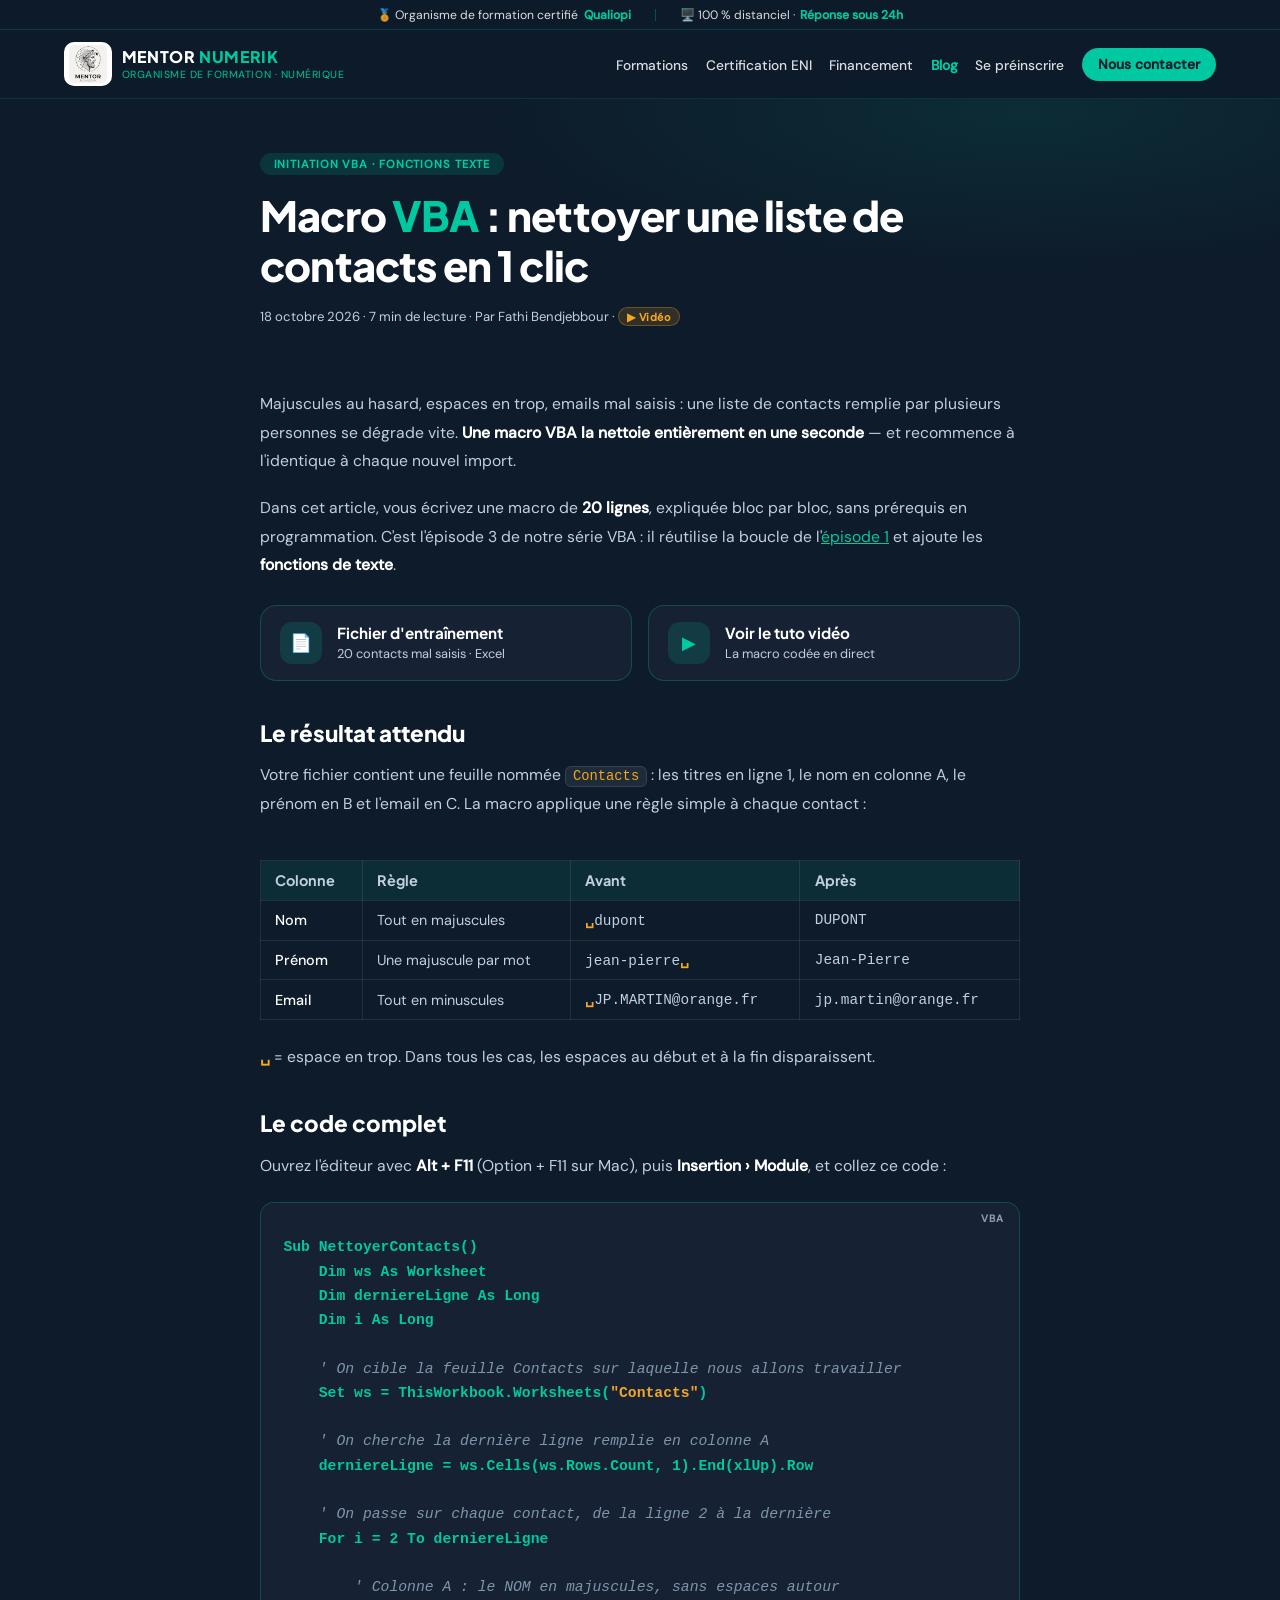
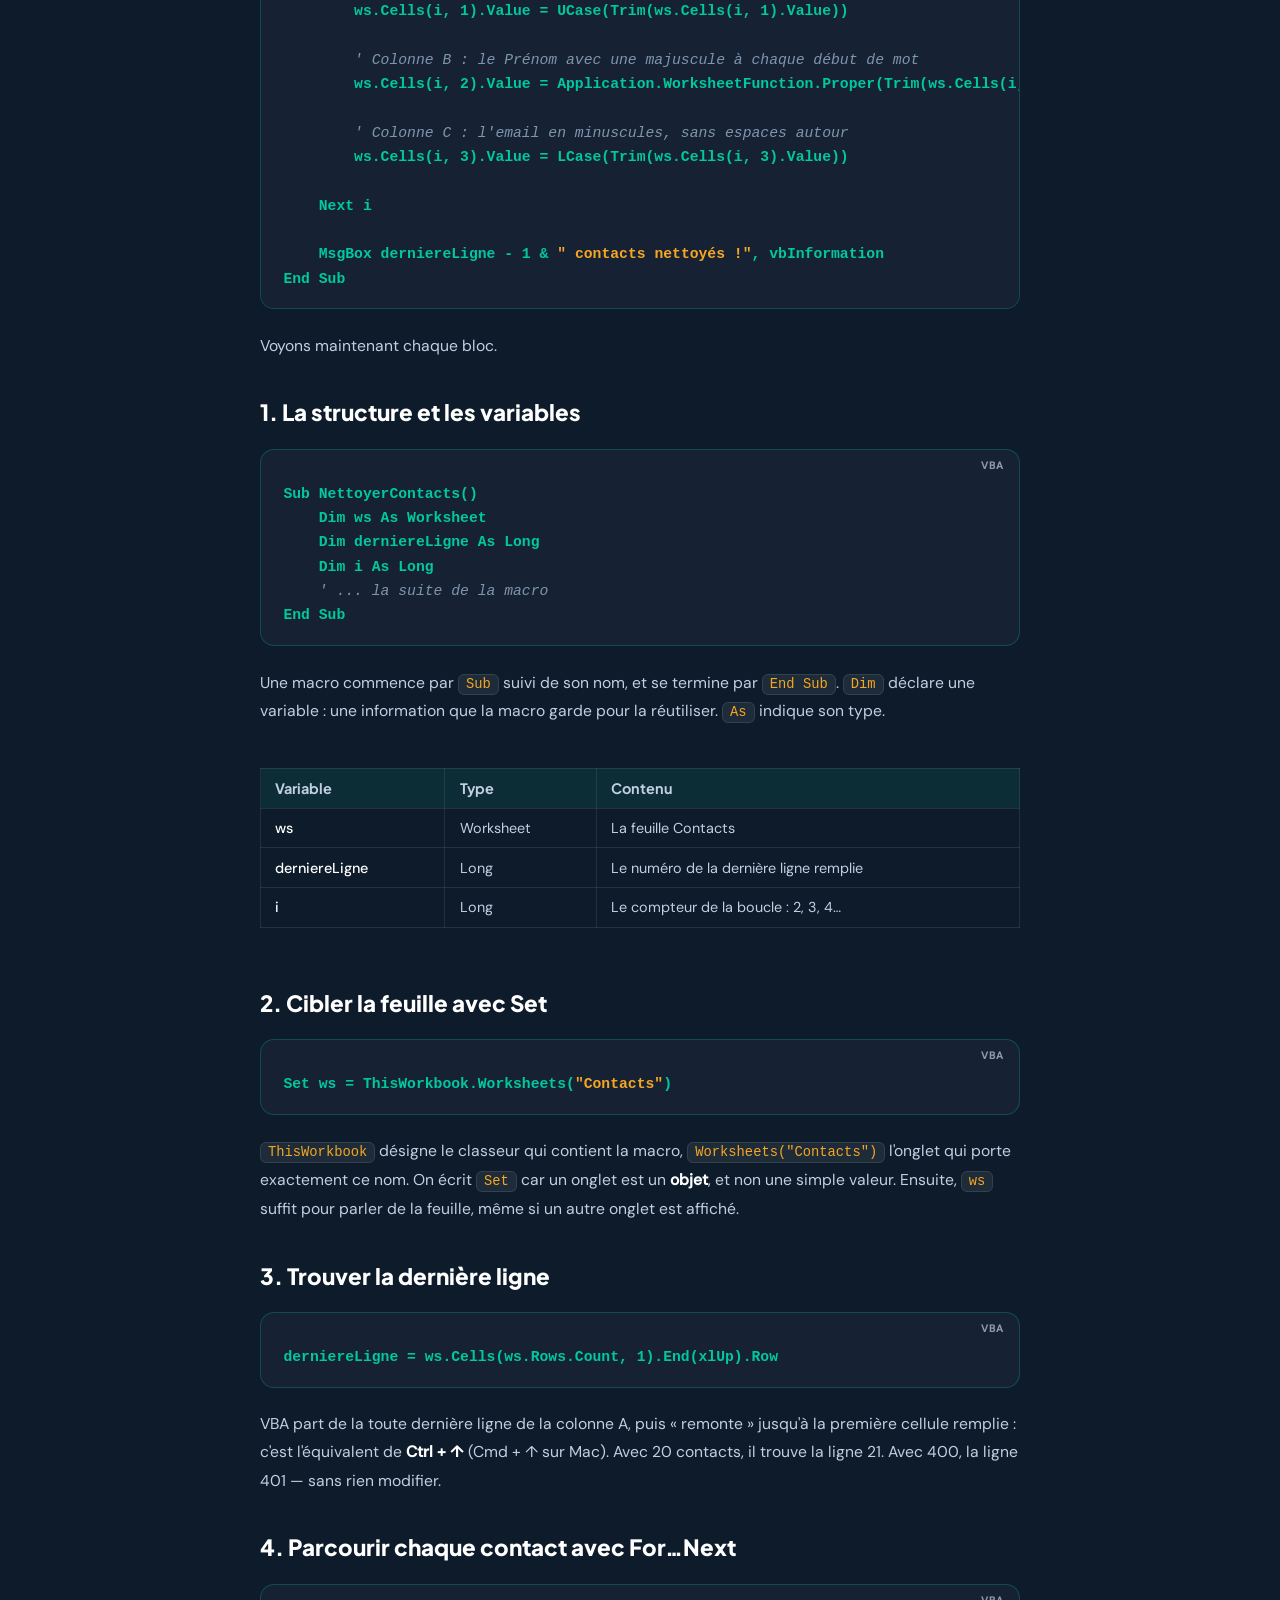
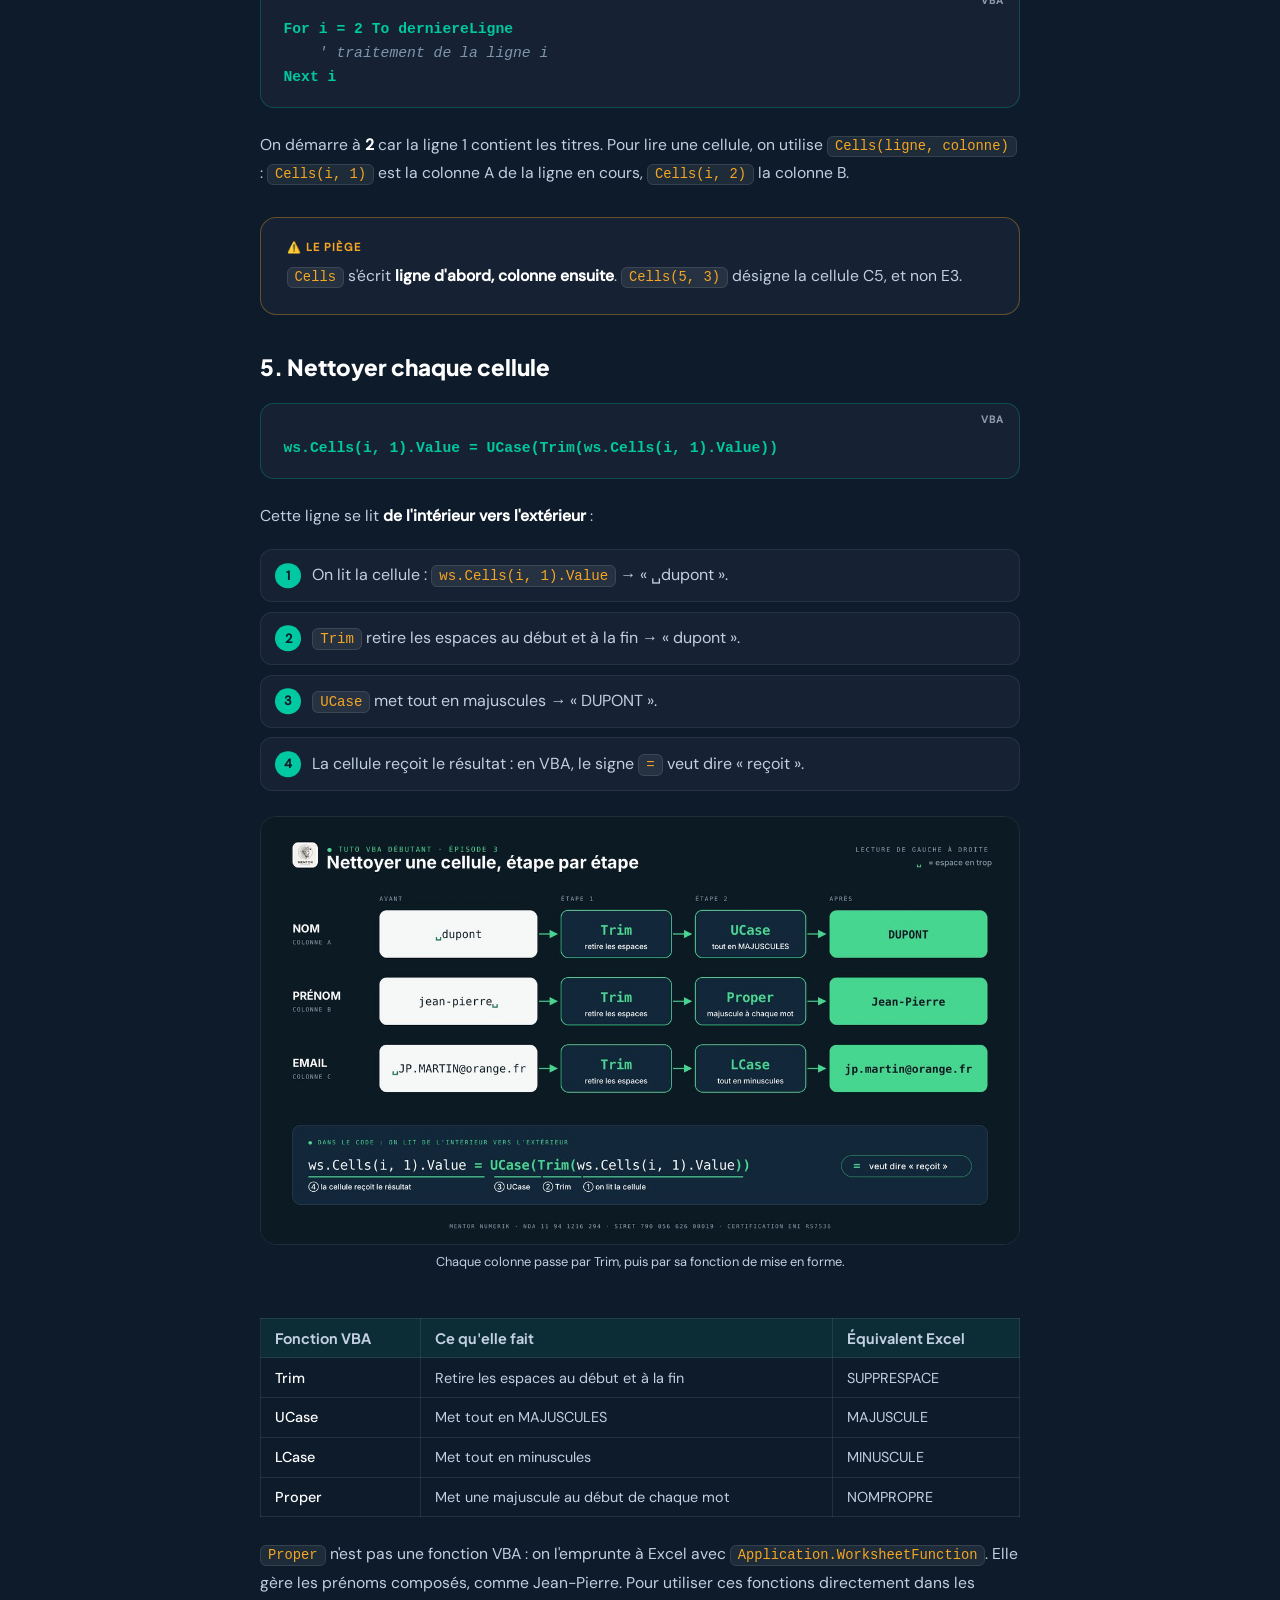
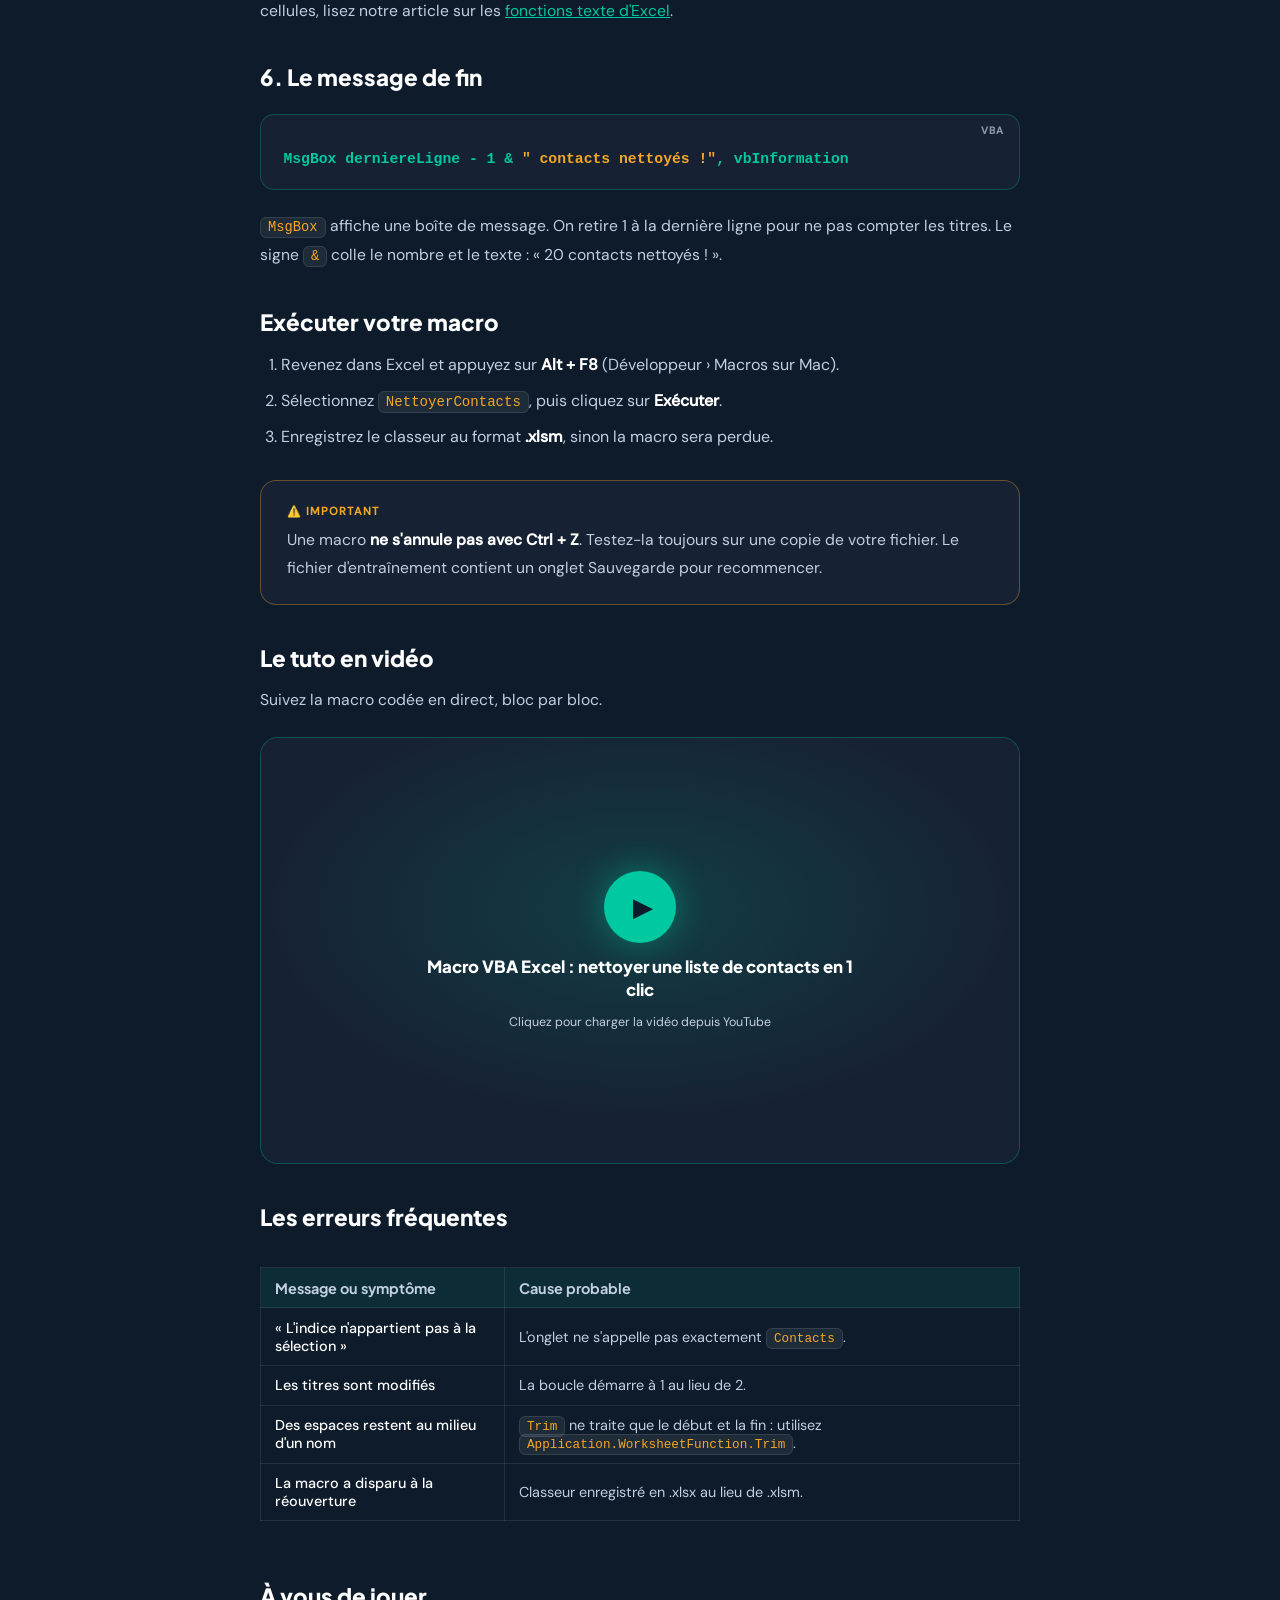
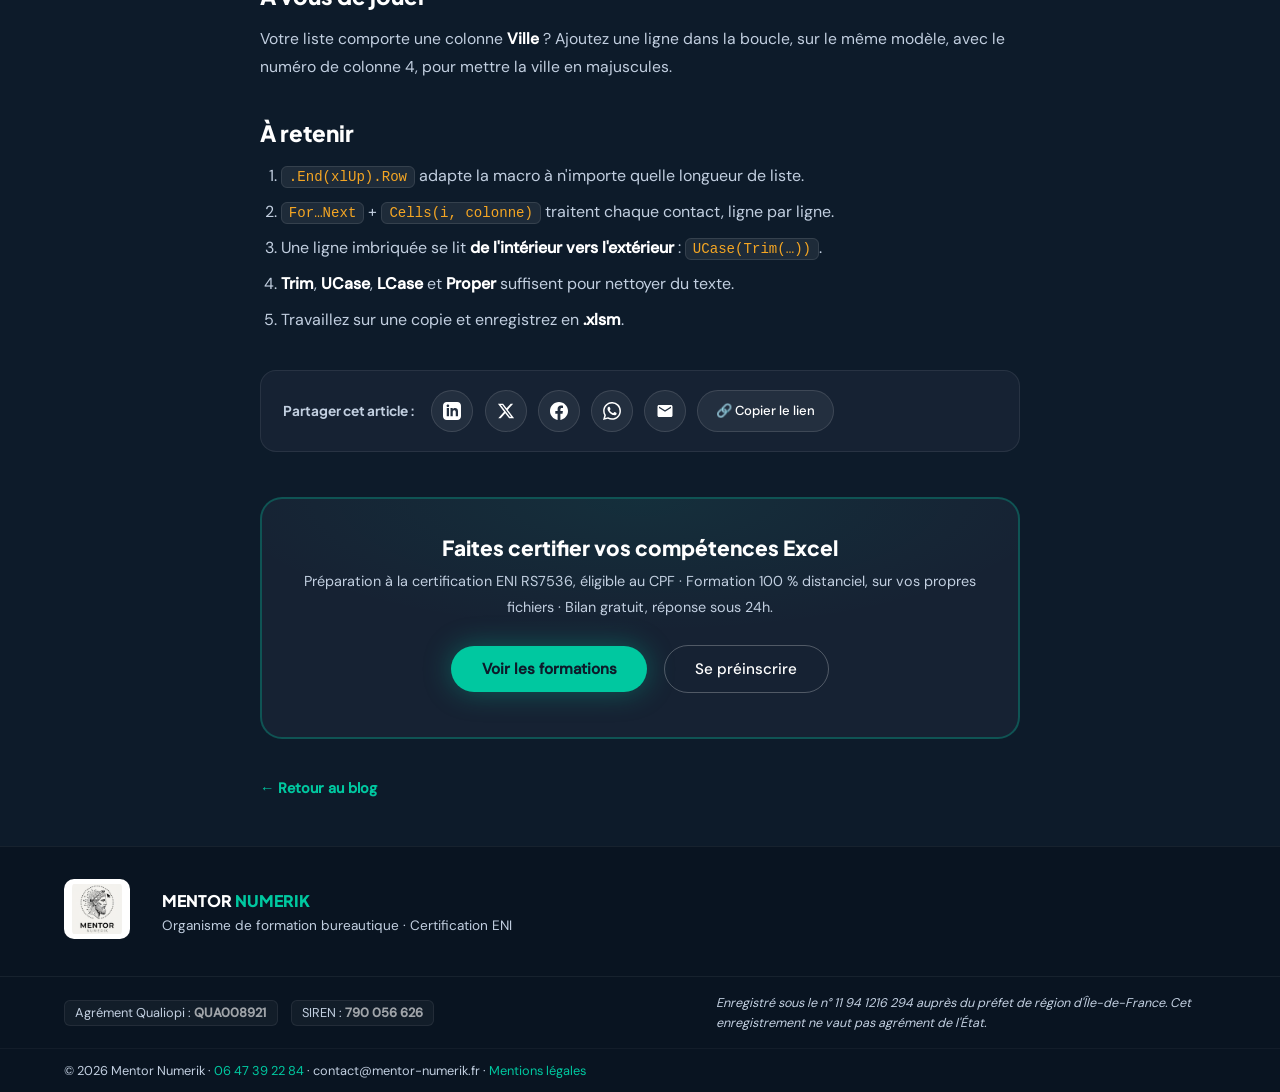
<file: blog/macro-vba-nettoyer-liste-contacts-excel.html>
<!DOCTYPE html>
<html lang="fr">
<head>
  <link rel="icon" href="/favicon.ico" sizes="any">
  <link rel="icon" type="image/png" sizes="32x32" href="/favicons/favicon-32x32.png">
  <link rel="icon" type="image/png" sizes="16x16" href="/favicons/favicon-16x16.png">
  <link rel="apple-touch-icon" href="/favicons/apple-touch-icon.png">
  <meta charset="UTF-8" />
  <meta name="viewport" content="width=device-width, initial-scale=1.0" />
  <title>Macro VBA Excel : nettoyer une liste de contacts en 1 clic | Mentor Numerik</title>
  <meta name="description" content="Tuto VBA débutant : une macro de 20 lignes pour nettoyer une liste de contacts Excel (majuscules, espaces en trop, emails). Code expliqué bloc par bloc, fichier d'entraînement et vidéo." />
  <meta name="keywords" content="macro VBA Excel, nettoyer liste Excel, VBA débutant, Trim, UCase, LCase, Proper, boucle For Next VBA, nettoyer données Excel" />
  <meta name="author" content="Fathi Bendjebbour – Mentor Numerik" />
  <link rel="canonical" href="https://www.mentor-numerik.fr/blog/macro-vba-nettoyer-liste-contacts-excel.html" />
  <!-- Open Graph : aperçu du lien sur LinkedIn, Facebook, WhatsApp… -->
  <meta property="og:type" content="article" />
  <meta property="og:title" content="Macro VBA : nettoyer une liste de contacts en 1 clic" />
  <meta property="og:description" content="20 lignes de VBA pour corriger majuscules, espaces en trop et emails. Code expliqué bloc par bloc, fichier d'entraînement et tuto vidéo. Par Mentor Numerik." />
  <meta property="og:url" content="https://www.mentor-numerik.fr/blog/macro-vba-nettoyer-liste-contacts-excel.html" />
  <meta property="og:image" content="https://www.mentor-numerik.fr/images/blog/macro-vba-nettoyer-contacts.jpg" />
  <meta property="og:image:width" content="1280" />
  <meta property="og:image:height" content="720" />
  <meta property="og:site_name" content="Mentor Numerik" />
  <meta name="twitter:card" content="summary_large_image" />
  <meta name="twitter:image" content="https://www.mentor-numerik.fr/images/blog/macro-vba-nettoyer-contacts.jpg" />
  <!-- Données structurées : article + vidéo -->
  <script type="application/ld+json">
  {
    "@context": "https://schema.org",
    "@type": "BlogPosting",
    "headline": "Macro VBA : nettoyer une liste de contacts en 1 clic",
    "description": "Une macro VBA de 20 lignes pour nettoyer une liste de contacts Excel : noms en majuscules, prénoms corrigés, emails en minuscules, espaces supprimés.",
    "datePublished": "2026-10-18",
    "inLanguage": "fr-FR",
    "author": {
      "@type": "Person",
      "name": "Fathi Bendjebbour"
    },
    "publisher": {
      "@id": "https://www.mentor-numerik.fr/#organization",
      "@type": "Organization",
      "name": "Mentor Numerik",
      "logo": {
        "@type": "ImageObject",
        "url": "https://www.mentor-numerik.fr/images/logo-mentor.png"
      }
    },
    "mainEntityOfPage": "https://www.mentor-numerik.fr/blog/macro-vba-nettoyer-liste-contacts-excel.html",
    "image": "https://www.mentor-numerik.fr/images/blog/macro-vba-nettoyer-contacts.jpg",
    "video": {
      "@type": "VideoObject",
      "name": "Macro VBA Excel : nettoyer une liste de contacts en 1 clic",
      "description": "Tutoriel VBA débutant : une macro qui met les noms en majuscules, corrige les prénoms, met les emails en minuscules et supprime les espaces en trop, codée en direct bloc par bloc.",
      "thumbnailUrl": "https://i.ytimg.com/vi/dYIxRPa0XZc/hqdefault.jpg",
      "uploadDate": "2026-10-18",
      "embedUrl": "https://www.youtube-nocookie.com/embed/dYIxRPa0XZc",
      "contentUrl": "https://www.youtube.com/watch?v=dYIxRPa0XZc"
    }
  }
  </script>
  <!-- Polices auto-hébergées : aucun appel aux serveurs Google, aucune IP transmise (RGPD) -->
  <link rel="preload" href="/fonts/plus-jakarta-sans-latin-800-normal.woff2" as="font" type="font/woff2" crossorigin />
  <link rel="preload" href="/fonts/dm-sans-latin-400-normal.woff2" as="font" type="font/woff2" crossorigin />
  <link rel="stylesheet" href="/fonts/fonts.css" />
  <style>
    :root {
      --navy:    #0d1b2a;
      --ink:     #1a2e42;
      --teal:    #00c8a0;
      --teal-dk: #009e7e;
      --amber:   #f5a623;
      --white:   #ffffff;
      --muted:   #c2cfe0;
      --card-bg: #162233;
    }
    *, *::before, *::after { box-sizing: border-box; margin: 0; padding: 0; }
    html { scroll-behavior: smooth; }
    body { font-family: "DM Sans", sans-serif; background: var(--navy); color: var(--white); overflow-x: hidden; }
    .top-reassurance {
      background: rgba(13,27,42,.98);
      backdrop-filter: blur(16px);
      -webkit-backdrop-filter: blur(16px);
      border-bottom: 1px solid rgba(0,200,160,.2);
      padding: .4rem 5%;
      display: flex; align-items: center; justify-content: center;
      gap: 1.5rem; flex-wrap: nowrap; overflow: hidden;
      font-size: .76rem; color: rgba(255,255,255,.85);
      position: fixed; top: 0; left: 0; right: 0; z-index: 101; height: 30px;
    }
    .top-reassurance span { display: flex; align-items: center; gap: .35rem; white-space: nowrap; flex-shrink: 0; }
    .top-reassurance strong { color: var(--teal); }
    .top-reassurance .sep { width: 1px; height: 12px; background: rgba(0,200,160,.3); flex-shrink: 0; }
    @media (max-width: 600px) {
      .top-reassurance { font-size: .7rem; gap: 0; height: 26px; padding: 0 4%; }
      .top-reassurance .sep { display: none; }
      .top-reassurance .tr-hide-mobile { display: none; }
    }
    nav {
      position: fixed; top: 30px; left: 0; right: 0; z-index: 100;
      display: flex; align-items: center; justify-content: space-between;
      padding: .75rem 5%;
      background: rgba(13,27,42,.95); backdrop-filter: blur(16px);
      border-bottom: 1px solid rgba(0,200,160,.15);
    }
    @media (max-width: 600px) { nav { top: 26px; padding: .6rem 4%; } }
    .nav-logo { display: flex; align-items: center; gap: .6rem; text-decoration: none; flex-shrink: 0; }
    .nav-logo img { height: 44px; width: auto; border-radius: 10px; background: white; padding: 3px 5px; object-fit: contain; }
    @media (max-width: 600px) { .nav-logo img { height: 36px; } .nav-logo { gap: .45rem; } }
    .nav-logo-info { display: flex; flex-direction: column; gap: .1rem; }
    .nav-brand-text { font-family: "Plus Jakarta Sans", sans-serif; font-weight: 800; font-size: 1rem; letter-spacing: .04em; color: var(--white); white-space: nowrap; line-height: 1.2; }
    .nav-brand-text span { color: var(--teal); }
    .nav-brand-sub { font-size: .65rem; color: var(--teal); font-weight: 500; letter-spacing: .05em; text-transform: uppercase; white-space: nowrap; opacity: .85; }
    @media (max-width: 600px) { .nav-brand-text { font-size: .8rem; } .nav-brand-sub { display: none; } }
    .nav-links { list-style: none; display: flex; gap: 1.8rem; align-items: center; }
    .nav-links a { color: rgba(255,255,255,.85); text-decoration: none; font-size: .94rem; font-weight: 500; transition: color .2s; }
    .nav-links a:hover { color: var(--teal); }
    .nav-links a.active { color: var(--teal); font-weight: 700; }
    .nav-cta { background: var(--teal) !important; color: var(--navy) !important; padding: .5rem 1.3rem; border-radius: 50px; font-weight: 700 !important; transition: background .2s !important; }
    .nav-cta:hover { background: var(--teal-dk) !important; }
    .hamburger {
      display: none; background: none; border: none; cursor: pointer;
      padding: .5rem; width: 44px; height: 44px;
      align-items: center; justify-content: center; flex-direction: column;
      flex-shrink: 0; position: relative; z-index: 102;
    }
    .hamburger span { display: block; width: 24px; height: 2px; background: var(--white); margin: 3px 0; border-radius: 2px; transition: .3s; }
    .hamburger.is-open span:nth-child(1) { transform: translateY(8px) rotate(45deg); }
    .hamburger.is-open span:nth-child(2) { opacity: 0; }
    .hamburger.is-open span:nth-child(3) { transform: translateY(-8px) rotate(-45deg); }
    @media (max-width: 1280px) {
      .nav-links { gap: 1.1rem; }
      .nav-links a { font-size: .86rem; }
      .nav-cta { padding: .45rem 1rem; }
    }
    @media (max-width: 1080px) {
      .nav-links { display: none; }
      .nav-links.open {
        display: flex; flex-direction: column;
        position: absolute; top: 100%; left: 0; right: 0;
        background: rgba(13,27,42,.98);
        backdrop-filter: blur(16px); -webkit-backdrop-filter: blur(16px);
        padding: 1.5rem 5%; gap: 1rem;
        border-bottom: 1px solid rgba(0,200,160,.15);
        max-height: calc(100vh - 100%); overflow-y: auto;
      }
      .hamburger { display: flex !important; }
    }
    .article-hero { padding: 9.5rem 5% 3rem; position: relative; overflow: hidden; }
    .article-hero-bg {
      position: absolute; inset: 0; z-index: 0;
      background: radial-gradient(ellipse 60% 60% at 80% 30%, rgba(0,200,160,.1) 0%, transparent 70%);
    }
    .article-hero-content { position: relative; z-index: 1; max-width: 760px; margin: 0 auto; }
    .post-cat {
      display: inline-block;
      padding: .28rem .85rem; border-radius: 50px;
      font-size: .7rem; font-weight: 700; letter-spacing: .08em; text-transform: uppercase;
      background: rgba(0,200,160,.15); color: var(--teal); margin-bottom: 1rem;
    }
    .article-hero h1 {
      font-family: "Plus Jakarta Sans", sans-serif;
      font-size: clamp(1.7rem, 3.5vw, 2.6rem);
      font-weight: 800; line-height: 1.2; letter-spacing: -.02em; margin-bottom: 1rem;
    }
    .article-hero h1 .accent { color: var(--teal); }
    .article-meta { font-size: .82rem; color: var(--muted); }
    article { padding: 1rem 5% 3rem; }
    .article-body { max-width: 760px; margin: 0 auto; }
    .article-body p { color: var(--muted); line-height: 1.8; margin-bottom: 1.2rem; font-size: .98rem; }
    .article-body p strong { color: var(--white); }
    .article-body h2 { font-family: "Plus Jakarta Sans", sans-serif; font-size: 1.4rem; font-weight: 800; margin: 2.4rem 0 .9rem; }
    .article-body h3 { font-family: "Plus Jakarta Sans", sans-serif; font-size: 1.05rem; font-weight: 700; margin: 1.8rem 0 .6rem; color: var(--teal); }
    .article-body ul, .article-body ol { margin: 0 0 1.2rem 1.3rem; color: var(--muted); line-height: 1.8; }
    .article-body li { margin-bottom: .45rem; }
    .article-body li strong { color: var(--white); }
    code {
      font-family: "Courier New", monospace; font-size: .88em;
      background: rgba(255,255,255,.07); border: 1px solid rgba(255,255,255,.1);
      border-radius: 6px; padding: 2px 7px; color: var(--amber); white-space: nowrap;
    }
    .formula {
      background: var(--card-bg); border: 1px solid rgba(0,200,160,.25);
      border-radius: 14px; padding: 1.1rem 1.4rem; margin: 1.4rem 0; overflow-x: auto;
    }
    .formula code { background: none; border: none; color: var(--teal); font-size: .98rem; padding: 0; white-space: pre; font-weight: 700; }
    .encadre {
      background: var(--card-bg); border: 1px solid rgba(245,166,35,.35);
      border-radius: 16px; padding: 1.4rem 1.6rem; margin: 1.8rem 0;
    }
    .encadre .encadre-tag { font-size: .7rem; font-weight: 700; letter-spacing: .1em; text-transform: uppercase; color: var(--amber); margin-bottom: .5rem; }
    .encadre p { margin-bottom: 0 !important; }
    .article-body table { border-collapse: collapse; width: 100%; margin: 1.4rem 0; font-size: .9rem; }
    .article-body th { background: rgba(0,200,160,.1); color: var(--teal); font-family: "Plus Jakarta Sans", sans-serif; font-weight: 700; text-align: left; }
    .article-body th, .article-body td { border: 1px solid rgba(255,255,255,.09); padding: .65rem .9rem; color: var(--muted); }
    .article-body td:first-child { color: var(--white); font-weight: 500; }
    .table-scroll { overflow-x: auto; -webkit-overflow-scrolling: touch; }
    .article-cta {
      background: var(--card-bg); border: 2px solid rgba(0,200,160,.3);
      border-radius: 22px; padding: 2.2rem 2rem; margin: 2.8rem 0 1.5rem;
      text-align: center; position: relative; overflow: hidden;
    }
    .article-cta::before { content: ""; position: absolute; inset: 0; background: radial-gradient(ellipse 80% 80% at 50% 0%, rgba(0,200,160,.08) 0%, transparent 70%); }
    .article-cta h2 { font-family: "Plus Jakarta Sans", sans-serif; font-size: 1.3rem; font-weight: 800; margin: 0 0 .5rem !important; position: relative; z-index: 1; }
    .article-cta p { font-size: .9rem; margin-bottom: 1.5rem !important; position: relative; z-index: 1; }
    .btn-primary {
      display: inline-block; background: var(--teal); color: var(--navy);
      padding: .8rem 1.9rem; border-radius: 50px;
      font-weight: 700; font-size: .95rem; text-decoration: none;
      transition: background .2s, transform .15s, box-shadow .2s;
      box-shadow: 0 0 28px rgba(0,200,160,.35);
      position: relative; z-index: 1; margin: 0 .4rem .6rem;
    }
    .btn-primary:hover { background: var(--teal-dk); transform: translateY(-2px); box-shadow: 0 0 44px rgba(0,200,160,.5); }
    .btn-ghost {
      display: inline-block; border: 1.5px solid rgba(255,255,255,.25); color: var(--white);
      padding: .8rem 1.9rem; border-radius: 50px;
      font-weight: 500; font-size: .95rem; text-decoration: none;
      transition: border-color .2s, background .2s;
      position: relative; z-index: 1; margin: 0 .4rem .6rem;
    }
    .btn-ghost:hover { border-color: var(--teal); background: rgba(0,200,160,.08); }
    .back-link { display: inline-block; color: var(--teal); text-decoration: none; font-weight: 700; font-size: .9rem; margin-top: 1rem; }
    .back-link:hover { text-decoration: underline; }
    .share-bar {
      display: flex; align-items: center; gap: .7rem; flex-wrap: wrap;
      margin: 2.2rem 0 0; padding: 1.2rem 1.4rem;
      background: var(--card-bg); border: 1px solid rgba(255,255,255,.08); border-radius: 16px;
    }
    .share-label { font-family: "Plus Jakarta Sans", sans-serif; font-size: .85rem; font-weight: 700; color: var(--muted); margin-right: .3rem; }
    .share-btn {
      display: inline-flex; align-items: center; justify-content: center; gap: .45rem;
      width: 42px; height: 42px; border-radius: 50%;
      background: rgba(255,255,255,.06); border: 1px solid rgba(255,255,255,.12);
      color: var(--white); cursor: pointer; text-decoration: none;
      transition: background .2s, border-color .2s, transform .15s;
    }
    .share-btn:hover { border-color: var(--teal); background: rgba(0,200,160,.12); transform: translateY(-2px); }
    .share-btn svg { width: 18px; height: 18px; fill: currentColor; }
    .share-copy {
      width: auto; border-radius: 50px; padding: 0 1.1rem; height: 42px;
      font-family: "DM Sans", sans-serif; font-size: .82rem; font-weight: 500;
    }
    .share-copy.copied { border-color: var(--teal); color: var(--teal); }
    footer { background: #091421; border-top: 1px solid rgba(255,255,255,.06); }
    .footer-main { display: flex; flex-wrap: wrap; gap: 2rem; padding: 2rem 5%; align-items: center; justify-content: space-between; border-bottom: 1px solid rgba(255,255,255,.06); }
    .footer-logo img { height: 60px; width: auto; background: white; border-radius: 10px; padding: 5px 8px; object-fit: contain; }
    .footer-info { display: flex; flex-direction: column; gap: .4rem; flex: 1; }
    .footer-info .name { font-family: "Plus Jakarta Sans", sans-serif; font-weight: 800; font-size: 1rem; }
    .footer-info .name span { color: var(--teal); }
    .footer-info small { font-size: .85rem; color: var(--muted); }
    .footer-legal { padding: 1rem 5%; display: flex; flex-wrap: wrap; align-items: center; justify-content: space-between; gap: .8rem; border-bottom: 1px solid rgba(255,255,255,.04); }
    .footer-ids { display: flex; gap: .8rem; flex-wrap: wrap; }
    .footer-ids span { font-size: .8rem; color: var(--muted); background: rgba(255,255,255,.04); border: 1px solid rgba(255,255,255,.07); border-radius: 6px; padding: .22rem .65rem; }
    .footer-ids span strong { color: rgba(255,255,255,.6); }
    .footer-mention { font-size: .79rem; color: var(--muted); max-width: 500px; line-height: 1.55; font-style: italic; }
    .footer-copy { padding: .8rem 5%; }
    .footer-copy p { font-size: .8rem; color: var(--muted); }
    .footer-copy a { color: var(--teal); text-decoration: none; }
    img { max-width: 100%; }
    @media (max-width: 600px) {
      .article-hero { padding: 8rem 4% 2rem; }
      article { padding: .5rem 4% 2.5rem; }
      .footer-main { flex-direction: column; align-items: flex-start; }
    }
    /* ---- Ajouts article VBA ---- */
    .breadcrumb { font-size: .78rem; color: var(--muted); margin-bottom: .9rem; }
    .breadcrumb a { color: var(--teal); text-decoration: none; }
    .breadcrumb a:hover { text-decoration: underline; }
    .post-video {
      display: inline-block; padding: .1rem .5rem;
      border-radius: 50px; font-size: .68rem; font-weight: 700; letter-spacing: .04em;
      background: rgba(245,166,35,.15); color: var(--amber); border: 1px solid rgba(245,166,35,.3);
    }
    .formula.vba { position: relative; padding-top: 2rem; }
    .formula.vba::before {
      content: "VBA"; position: absolute; top: .55rem; right: .9rem;
      font-size: .64rem; font-weight: 700; letter-spacing: .12em; color: var(--muted); opacity: .7;
    }
    .formula.vba code { font-weight: 600; font-size: .92rem; line-height: 1.65; }
    .formula.vba .c { color: #7f95ad; font-weight: 400; font-style: italic; }
    .resources { display: grid; grid-template-columns: repeat(auto-fit, minmax(230px, 1fr)); gap: 1rem; margin: 1.6rem 0 .6rem; }
    .resource-card {
      display: flex; align-items: center; gap: .9rem;
      background: var(--card-bg); border: 1px solid rgba(0,200,160,.25); border-radius: 16px;
      padding: 1rem 1.2rem; text-decoration: none; color: var(--white);
      transition: border-color .2s, transform .15s, background .2s;
    }
    .resource-card:hover { border-color: var(--teal); background: rgba(0,200,160,.07); transform: translateY(-2px); }
    .resource-ico {
      flex-shrink: 0; width: 42px; height: 42px; border-radius: 12px;
      display: flex; align-items: center; justify-content: center;
      background: rgba(0,200,160,.15); color: var(--teal); font-size: 1.1rem;
    }
    .resource-card strong { display: block; font-family: "Plus Jakarta Sans", sans-serif; font-size: .95rem; }
    .resource-card small { display: block; color: var(--muted); font-size: .8rem; margin-top: .15rem; }
    .article-body ol.steps { list-style: none; margin-left: 0; counter-reset: step; }
    .article-body ol.steps li {
      counter-increment: step; position: relative; padding: .7rem 1rem .7rem 3.2rem; margin-bottom: .6rem;
      background: var(--card-bg); border: 1px solid rgba(255,255,255,.07); border-radius: 12px;
    }
    .article-body ol.steps li::before {
      content: counter(step); position: absolute; left: .9rem; top: 50%; transform: translateY(-50%);
      width: 1.6rem; height: 1.6rem; border-radius: 50%;
      background: var(--teal); color: var(--navy); font-weight: 800; font-size: .8rem;
      display: flex; align-items: center; justify-content: center;
    }
    .st { display: inline-block; padding: .2rem .65rem; border-radius: 6px; font-size: .8rem; font-weight: 700; white-space: nowrap; }
    .st-ok { background: rgba(0,200,160,.18); color: var(--teal); border: 1px solid rgba(0,200,160,.4); }
    .st-ko { background: rgba(255,99,99,.15); color: #ff8a8a; border: 1px solid rgba(255,99,99,.4); }
    .video-wrap {
      position: relative; aspect-ratio: 16 / 9; margin: 1.4rem 0 1rem;
      border-radius: 18px; overflow: hidden; border: 1px solid rgba(0,200,160,.3); background: var(--card-bg);
    }
    .video-wrap iframe { position: absolute; inset: 0; width: 100%; height: 100%; border: 0; }
    .video-facade {
      position: absolute; inset: 0; width: 100%; height: 100%; cursor: pointer; border: 0;
      display: flex; flex-direction: column; align-items: center; justify-content: center; gap: .8rem; padding: 1.5rem;
      color: var(--white); font-family: "DM Sans", sans-serif; text-align: center;
      background: radial-gradient(ellipse 70% 70% at 50% 40%, rgba(0,200,160,.16) 0%, transparent 70%), var(--card-bg);
    }
    .video-play {
      width: 72px; height: 72px; border-radius: 50%; background: var(--teal); color: var(--navy);
      display: flex; align-items: center; justify-content: center; font-size: 1.6rem; padding-left: 5px;
      box-shadow: 0 0 36px rgba(0,200,160,.45); transition: transform .2s;
    }
    .video-facade:hover .video-play { transform: scale(1.08); }
    .video-title { font-family: "Plus Jakarta Sans", sans-serif; font-weight: 800; font-size: 1.05rem; max-width: 440px; line-height: 1.35; }
    .video-note { font-size: .78rem; color: var(--muted); }
    @media (max-width: 600px) { .video-title { font-size: .92rem; } .video-play { width: 58px; height: 58px; } }
    .article-figure { margin: 1.6rem 0; }
    .article-figure img { width: 100%; height: auto; display: block; border-radius: 16px; border: 1px solid rgba(255,255,255,.08); }
    .article-figure figcaption { font-size: .8rem; color: var(--muted); margin-top: .5rem; text-align: center; }
    .formula.vba .s { color: var(--amber); font-weight: 600; }
    .sp { color: var(--amber); font-weight: 700; }
    .mono { font-family: "Courier New", monospace; }
  </style>
</head>
<body>
<div class="top-reassurance">
  <span>🏅 Organisme de formation certifié <strong>Qualiopi</strong></span>
  <div class="sep tr-hide-mobile"></div>
  <span class="tr-hide-mobile">🖥️ 100 % distanciel · <strong>Réponse sous 24h</strong></span>
</div>
<nav>
  <a href="../index.html" class="nav-logo">
    <img src="../images/logo-mentor.png" alt="Mentor Numerik" />
    <div class="nav-logo-info">
      <span class="nav-brand-text">MENTOR <span>NUMERIK</span></span>
      <span class="nav-brand-sub">Organisme de formation · Numérique</span>
    </div>
  </a>
  <button class="hamburger" id="hamburger" aria-label="Ouvrir le menu" aria-controls="nav-links" aria-expanded="false">
    <span></span><span></span><span></span>
  </button>
  <ul class="nav-links" id="nav-links">
    <li><a href="../index.html#formations">Formations</a></li>
    <li><a href="../index.html#certification">Certification ENI</a></li>
    <li><a href="../index.html#financement">Financement</a></li>
    <li><a href="../blog.html" class="active">Blog</a></li>
    <li><a href="../questionnaire.html">Se préinscrire</a></li>
    <li><a href="../index.html#contact" class="nav-cta">Nous contacter</a></li>
  </ul>
</nav>

<header class="article-hero">
  <div class="article-hero-bg"></div>
  <div class="article-hero-content">
    <nav class="breadcrumb" aria-label="Fil d'Ariane">
      <a href="../index.html">Accueil</a> › <a href="../blog.html">Blog</a> › <span>Initiation VBA</span>
    </nav>
    <span class="post-cat">Initiation VBA · Fonctions texte</span>
    <h1>Macro <span class="accent">VBA</span> : nettoyer une liste de contacts en 1 clic</h1>
    <div class="article-meta">18 octobre 2026 · 7 min de lecture · Par Fathi Bendjebbour · <span class="post-video">▶ Vidéo</span></div>
  </div>
</header>

<article>
  <div class="article-body">

    <p>Majuscules au hasard, espaces en trop, emails mal saisis : une liste de contacts remplie par plusieurs personnes se dégrade vite. <strong>Une macro VBA la nettoie entièrement en une seconde</strong> — et recommence à l'identique à chaque nouvel import.</p>

    <p>Dans cet article, vous écrivez une macro de <strong>20 lignes</strong>, expliquée bloc par bloc, sans prérequis en programmation. C'est l'épisode 3 de notre série VBA : il réutilise la boucle de l'<a href="initiation-macro-vba-excel-statut-stock.html" style="color:var(--teal)">épisode 1</a> et ajoute les <strong>fonctions de texte</strong>.</p>

    <div class="resources">
      <a class="resource-card" href="../doc/blog/contacts_demo.xlsx" download>
        <span class="resource-ico">📄</span>
        <span><strong>Fichier d'entraînement</strong><small>20 contacts mal saisis · Excel</small></span>
      </a>
      <a class="resource-card" href="#video">
        <span class="resource-ico">▶</span>
        <span><strong>Voir le tuto vidéo</strong><small>La macro codée en direct</small></span>
      </a>
    </div>

    <h2>Le résultat attendu</h2>

    <p>Votre fichier contient une feuille nommée <code>Contacts</code> : les titres en ligne 1, le nom en colonne A, le prénom en B et l'email en C. La macro applique une règle simple à chaque contact :</p>

    <div class="table-scroll">
      <table>
        <tr><th>Colonne</th><th>Règle</th><th>Avant</th><th>Après</th></tr>
        <tr><td>Nom</td><td>Tout en majuscules</td><td class="mono"><span class="sp">␣</span>dupont</td><td class="mono">DUPONT</td></tr>
        <tr><td>Prénom</td><td>Une majuscule par mot</td><td class="mono">jean-pierre<span class="sp">␣</span></td><td class="mono">Jean-Pierre</td></tr>
        <tr><td>Email</td><td>Tout en minuscules</td><td class="mono"><span class="sp">␣</span>JP.MARTIN@orange.fr</td><td class="mono">jp.martin@orange.fr</td></tr>
      </table>
    </div>

    <p><span class="sp">␣</span> = espace en trop. Dans tous les cas, les espaces au début et à la fin disparaissent.</p>

    <h2>Le code complet</h2>

    <p>Ouvrez l'éditeur avec <strong>Alt + F11</strong> (Option + F11 sur Mac), puis <strong>Insertion › Module</strong>, et collez ce code :</p>

    <div class="formula vba"><code>Sub NettoyerContacts()
    Dim ws As Worksheet
    Dim derniereLigne As Long
    Dim i As Long

<span class="c">    ' On cible la feuille Contacts sur laquelle nous allons travailler</span>
    Set ws = ThisWorkbook.Worksheets(<span class="s">"Contacts"</span>)

<span class="c">    ' On cherche la dernière ligne remplie en colonne A</span>
    derniereLigne = ws.Cells(ws.Rows.Count, 1).End(xlUp).Row

<span class="c">    ' On passe sur chaque contact, de la ligne 2 à la dernière</span>
    For i = 2 To derniereLigne

<span class="c">        ' Colonne A : le NOM en majuscules, sans espaces autour</span>
        ws.Cells(i, 1).Value = UCase(Trim(ws.Cells(i, 1).Value))

<span class="c">        ' Colonne B : le Prénom avec une majuscule à chaque début de mot</span>
        ws.Cells(i, 2).Value = Application.WorksheetFunction.Proper(Trim(ws.Cells(i, 2).Value))

<span class="c">        ' Colonne C : l'email en minuscules, sans espaces autour</span>
        ws.Cells(i, 3).Value = LCase(Trim(ws.Cells(i, 3).Value))

    Next i

    MsgBox derniereLigne - 1 &amp; <span class="s">" contacts nettoyés !"</span>, vbInformation
End Sub</code></div>

    <p>Voyons maintenant chaque bloc.</p>

    <h2>1. La structure et les variables</h2>

    <div class="formula vba"><code>Sub NettoyerContacts()
    Dim ws As Worksheet
    Dim derniereLigne As Long
    Dim i As Long
<span class="c">    ' ... la suite de la macro</span>
End Sub</code></div>

    <p>Une macro commence par <code>Sub</code> suivi de son nom, et se termine par <code>End Sub</code>. <code>Dim</code> déclare une variable : une information que la macro garde pour la réutiliser. <code>As</code> indique son type.</p>

    <div class="table-scroll">
      <table>
        <tr><th>Variable</th><th>Type</th><th>Contenu</th></tr>
        <tr><td>ws</td><td>Worksheet</td><td>La feuille Contacts</td></tr>
        <tr><td>derniereLigne</td><td>Long</td><td>Le numéro de la dernière ligne remplie</td></tr>
        <tr><td>i</td><td>Long</td><td>Le compteur de la boucle : 2, 3, 4…</td></tr>
      </table>
    </div>

    <h2>2. Cibler la feuille avec Set</h2>

    <div class="formula vba"><code>Set ws = ThisWorkbook.Worksheets(<span class="s">"Contacts"</span>)</code></div>

    <p><code>ThisWorkbook</code> désigne le classeur qui contient la macro, <code>Worksheets("Contacts")</code> l'onglet qui porte exactement ce nom. On écrit <code>Set</code> car un onglet est un <strong>objet</strong>, et non une simple valeur. Ensuite, <code>ws</code> suffit pour parler de la feuille, même si un autre onglet est affiché.</p>

    <h2>3. Trouver la dernière ligne</h2>

    <div class="formula vba"><code>derniereLigne = ws.Cells(ws.Rows.Count, 1).End(xlUp).Row</code></div>

    <p>VBA part de la toute dernière ligne de la colonne A, puis « remonte » jusqu'à la première cellule remplie : c'est l'équivalent de <strong>Ctrl + ↑</strong> (Cmd + ↑ sur Mac). Avec 20 contacts, il trouve la ligne 21. Avec 400, la ligne 401 — sans rien modifier.</p>

    <h2>4. Parcourir chaque contact avec For…Next</h2>

    <div class="formula vba"><code>For i = 2 To derniereLigne
<span class="c">    ' traitement de la ligne i</span>
Next i</code></div>

    <p>On démarre à <strong>2</strong> car la ligne 1 contient les titres. Pour lire une cellule, on utilise <code>Cells(ligne, colonne)</code> : <code>Cells(i, 1)</code> est la colonne A de la ligne en cours, <code>Cells(i, 2)</code> la colonne B.</p>

    <div class="encadre">
      <div class="encadre-tag">⚠️ Le piège</div>
      <p><code>Cells</code> s'écrit <strong>ligne d'abord, colonne ensuite</strong>. <code>Cells(5, 3)</code> désigne la cellule C5, et non E3.</p>
    </div>

    <h2>5. Nettoyer chaque cellule</h2>

    <div class="formula vba"><code>ws.Cells(i, 1).Value = UCase(Trim(ws.Cells(i, 1).Value))</code></div>

    <p>Cette ligne se lit <strong>de l'intérieur vers l'extérieur</strong> :</p>

    <ol class="steps">
      <li>On lit la cellule : <code>ws.Cells(i, 1).Value</code> → « ␣dupont ».</li>
      <li><code>Trim</code> retire les espaces au début et à la fin → « dupont ».</li>
      <li><code>UCase</code> met tout en majuscules → « DUPONT ».</li>
      <li>La cellule reçoit le résultat : en VBA, le signe <code>=</code> veut dire « reçoit ».</li>
    </ol>

    <figure class="article-figure">
      <img src="../images/blog/schema-fonctions-texte-vba.jpg" alt="Schéma : chaque colonne passe par Trim, puis par UCase, Proper ou LCase" width="1280" height="720" loading="lazy" />
      <figcaption>Chaque colonne passe par Trim, puis par sa fonction de mise en forme.</figcaption>
    </figure>

    <div class="table-scroll">
      <table>
        <tr><th>Fonction VBA</th><th>Ce qu'elle fait</th><th>Équivalent Excel</th></tr>
        <tr><td>Trim</td><td>Retire les espaces au début et à la fin</td><td>SUPPRESPACE</td></tr>
        <tr><td>UCase</td><td>Met tout en MAJUSCULES</td><td>MAJUSCULE</td></tr>
        <tr><td>LCase</td><td>Met tout en minuscules</td><td>MINUSCULE</td></tr>
        <tr><td>Proper</td><td>Met une majuscule au début de chaque mot</td><td>NOMPROPRE</td></tr>
      </table>
    </div>

    <p><code>Proper</code> n'est pas une fonction VBA : on l'emprunte à Excel avec <code>Application.WorksheetFunction</code>. Elle gère les prénoms composés, comme Jean-Pierre. Pour utiliser ces fonctions directement dans les cellules, lisez notre article sur les <a href="fonctions-texte-excel-guide.html" style="color:var(--teal)">fonctions texte d'Excel</a>.</p>

    <h2>6. Le message de fin</h2>

    <div class="formula vba"><code>MsgBox derniereLigne - 1 &amp; <span class="s">" contacts nettoyés !"</span>, vbInformation</code></div>

    <p><code>MsgBox</code> affiche une boîte de message. On retire 1 à la dernière ligne pour ne pas compter les titres. Le signe <code>&amp;</code> colle le nombre et le texte : « 20 contacts nettoyés ! ».</p>

    <h2>Exécuter votre macro</h2>

    <ol>
      <li>Revenez dans Excel et appuyez sur <strong>Alt + F8</strong> (Développeur › Macros sur Mac).</li>
      <li>Sélectionnez <code>NettoyerContacts</code>, puis cliquez sur <strong>Exécuter</strong>.</li>
      <li>Enregistrez le classeur au format <strong>.xlsm</strong>, sinon la macro sera perdue.</li>
    </ol>

    <div class="encadre">
      <div class="encadre-tag">⚠️ Important</div>
      <p>Une macro <strong>ne s'annule pas avec Ctrl + Z</strong>. Testez-la toujours sur une copie de votre fichier. Le fichier d'entraînement contient un onglet Sauvegarde pour recommencer.</p>
    </div>

    <h2 id="video">Le tuto en vidéo</h2>

    <p>Suivez la macro codée en direct, bloc par bloc.</p>

    <!-- Vidéo YouTube chargée uniquement au clic (aucun cookie ni appel à YouTube avant consentement) -->
    <div class="video-wrap" id="video-wrap" data-yt="dYIxRPa0XZc">
      <button class="video-facade" type="button" aria-label="Lire la vidéo : Macro VBA Excel : nettoyer une liste de contacts en 1 clic">
        <span class="video-play">▶</span>
        <span class="video-title">Macro VBA Excel : nettoyer une liste de contacts en 1 clic</span>
        <span class="video-note">Cliquez pour charger la vidéo depuis YouTube</span>
      </button>
    </div>

    <h2>Les erreurs fréquentes</h2>

    <div class="table-scroll">
      <table>
        <tr><th>Message ou symptôme</th><th>Cause probable</th></tr>
        <tr><td>« L'indice n'appartient pas à la sélection »</td><td>L'onglet ne s'appelle pas exactement <code>Contacts</code>.</td></tr>
        <tr><td>Les titres sont modifiés</td><td>La boucle démarre à 1 au lieu de 2.</td></tr>
        <tr><td>Des espaces restent au milieu d'un nom</td><td><code>Trim</code> ne traite que le début et la fin : utilisez <code>Application.WorksheetFunction.Trim</code>.</td></tr>
        <tr><td>La macro a disparu à la réouverture</td><td>Classeur enregistré en .xlsx au lieu de .xlsm.</td></tr>
      </table>
    </div>

    <h2>À vous de jouer</h2>

    <p>Votre liste comporte une colonne <strong>Ville</strong> ? Ajoutez une ligne dans la boucle, sur le même modèle, avec le numéro de colonne 4, pour mettre la ville en majuscules.</p>

    <h2>À retenir</h2>

    <ol>
      <li><code>.End(xlUp).Row</code> adapte la macro à n'importe quelle longueur de liste.</li>
      <li><code>For…Next</code> + <code>Cells(i, colonne)</code> traitent chaque contact, ligne par ligne.</li>
      <li>Une ligne imbriquée se lit <strong>de l'intérieur vers l'extérieur</strong> : <code>UCase(Trim(…))</code>.</li>
      <li><strong>Trim</strong>, <strong>UCase</strong>, <strong>LCase</strong> et <strong>Proper</strong> suffisent pour nettoyer du texte.</li>
      <li>Travaillez sur une copie et enregistrez en <strong>.xlsm</strong>.</li>
    </ol>

    <!-- Boutons de partage : aucun réglage à faire, les URLs sont générées automatiquement -->
    <div class="share-bar">
      <span class="share-label">Partager cet article :</span>
      <a class="share-btn" data-share="linkedin" href="#" aria-label="Partager sur LinkedIn" title="LinkedIn">
        <svg viewBox="0 0 24 24"><path d="M19 0h-14c-2.76 0-5 2.24-5 5v14c0 2.76 2.24 5 5 5h14c2.76 0 5-2.24 5-5v-14c0-2.76-2.24-5-5-5zm-11 19h-3v-11h3v11zm-1.5-12.27c-.97 0-1.75-.79-1.75-1.76s.78-1.75 1.75-1.75 1.75.78 1.75 1.75-.78 1.76-1.75 1.76zm13.5 12.27h-3v-5.6c0-3.37-4-3.11-4 0v5.6h-3v-11h3v1.77c1.4-2.59 7-2.78 7 2.48v6.75z"/></svg>
      </a>
      <a class="share-btn" data-share="x" href="#" aria-label="Partager sur X (Twitter)" title="X / Twitter">
        <svg viewBox="0 0 24 24"><path d="M18.24 2.25h3.31l-7.23 8.26 8.5 11.24h-6.66l-5.21-6.82-5.97 6.82h-3.31l7.73-8.84-8.16-10.66h6.83l4.71 6.23 5.46-6.23zm-1.16 17.52h1.83l-11.83-15.64h-1.97l11.97 15.64z"/></svg>
      </a>
      <a class="share-btn" data-share="facebook" href="#" aria-label="Partager sur Facebook" title="Facebook">
        <svg viewBox="0 0 24 24"><path d="M24 12.07c0-6.63-5.37-12-12-12s-12 5.37-12 12c0 5.99 4.39 10.95 10.13 11.85v-8.38h-3.05v-3.47h3.05v-2.64c0-3.01 1.79-4.67 4.53-4.67 1.31 0 2.69.23 2.69.23v2.95h-1.52c-1.49 0-1.96.93-1.96 1.88v2.25h3.33l-.53 3.47h-2.8v8.38c5.74-.9 10.13-5.86 10.13-11.85z"/></svg>
      </a>
      <a class="share-btn" data-share="whatsapp" href="#" aria-label="Partager sur WhatsApp" title="WhatsApp">
        <svg viewBox="0 0 24 24"><path d="M17.47 14.38c-.3-.15-1.76-.87-2.03-.97-.27-.1-.47-.15-.67.15-.2.3-.77.97-.94 1.17-.17.2-.35.22-.64.07-.3-.15-1.26-.46-2.4-1.47-.88-.79-1.48-1.76-1.65-2.06-.17-.3-.02-.46.13-.61.13-.13.3-.35.45-.52.15-.17.2-.3.3-.5.1-.2.05-.37-.02-.52-.07-.15-.67-1.62-.92-2.22-.24-.58-.49-.5-.67-.51h-.57c-.2 0-.52.07-.8.37-.27.3-1.04 1.02-1.04 2.5 0 1.47 1.07 2.89 1.22 3.09.15.2 2.11 3.22 5.1 4.51.71.31 1.27.49 1.7.63.72.23 1.37.2 1.88.12.57-.09 1.76-.72 2.01-1.42.25-.7.25-1.29.17-1.42-.07-.13-.27-.2-.57-.35zm-5.42 7.4h-.01a9.87 9.87 0 0 1-5.03-1.38l-.36-.21-3.74.98 1-3.65-.24-.37a9.86 9.86 0 0 1-1.51-5.26c0-5.45 4.44-9.88 9.9-9.88a9.83 9.83 0 0 1 7 2.9 9.83 9.83 0 0 1 2.89 7c0 5.45-4.44 9.88-9.9 9.88zm8.42-18.3a11.82 11.82 0 0 0-8.42-3.49c-6.56 0-11.9 5.33-11.9 11.89 0 2.1.55 4.14 1.59 5.94l-1.69 6.16 6.31-1.65a11.9 11.9 0 0 0 5.68 1.44h.01c6.55 0 11.89-5.33 11.89-11.89 0-3.18-1.24-6.16-3.47-8.4z"/></svg>
      </a>
      <a class="share-btn" data-share="email" href="#" aria-label="Partager par e-mail" title="E-mail">
        <svg viewBox="0 0 24 24"><path d="M20 4h-16c-1.1 0-1.99.9-1.99 2l-.01 12c0 1.1.9 2 2 2h16c1.1 0 2-.9 2-2v-12c0-1.1-.9-2-2-2zm0 4-8 5-8-5v-2l8 5 8-5v2z"/></svg>
      </a>
      <button class="share-btn share-copy" id="share-copy" type="button" aria-label="Copier le lien">🔗 Copier le lien</button>
    </div>

    <div class="article-cta">
      <h2>Faites certifier vos compétences Excel</h2>
      <p>Préparation à la certification ENI RS7536, éligible au CPF · Formation 100 % distanciel, sur vos propres fichiers · Bilan gratuit, réponse sous 24h.</p>
      <a href="../index.html#formations" class="btn-primary">Voir les formations</a>
      <a href="../questionnaire.html" class="btn-ghost">Se préinscrire</a>
    </div>

    <a href="../blog.html" class="back-link">← Retour au blog</a>

  </div>
</article>

<footer>
  <div class="footer-main">
    <div class="footer-logo">
      <img src="../images/logo-mentor.png" alt="Mentor Numerik" />
    </div>
    <div class="footer-info">
      <div class="name">MENTOR <span>NUMERIK</span></div>
      <small>Organisme de formation bureautique · Certification ENI</small>
    </div>
  </div>
  <div class="footer-legal">
    <div class="footer-ids">
      <span>Agrément Qualiopi : <strong>QUA008921</strong></span>
      <span>SIREN : <strong>790 056 626</strong></span>
    </div>
    <p class="footer-mention">Enregistré sous le n° 11 94 1216 294 auprès du préfet de région d'Île-de-France. Cet enregistrement ne vaut pas agrément de l'État.</p>
  </div>
  <div class="footer-copy">
    <p>© 2026 Mentor Numerik · <a href="tel:+33647392284">06 47 39 22 84</a> · contact@mentor-numerik.fr · <a href="../mentions-legales.html">Mentions légales</a></p>
  </div>
</footer>

<script>
  const btn = document.getElementById('hamburger');
  const menu = document.getElementById('nav-links');
  function setMenu(open){
    menu.classList.toggle('open', open);
    btn.classList.toggle('is-open', open);
    btn.setAttribute('aria-expanded', open ? 'true' : 'false');
  }
  btn.addEventListener('click', () => setMenu(!menu.classList.contains('open')));
  menu.querySelectorAll('a').forEach(a => a.addEventListener('click', () => setMenu(false)));

  // Partage : les URLs sont générées automatiquement depuis la page courante
  const pageUrl = encodeURIComponent(location.href);
  const pageTitle = encodeURIComponent(document.title);
  const shareUrls = {
    linkedin: `https://www.linkedin.com/sharing/share-offsite/?url=${pageUrl}`,
    x: `https://twitter.com/intent/tweet?url=${pageUrl}&text=${pageTitle}`,
    facebook: `https://www.facebook.com/sharer/sharer.php?u=${pageUrl}`,
    whatsapp: `https://wa.me/?text=${pageTitle}%20${pageUrl}`,
    email: `mailto:?subject=${pageTitle}&body=${pageUrl}`
  };
  document.querySelectorAll('[data-share]').forEach(a => {
    a.addEventListener('click', e => {
      e.preventDefault();
      const url = shareUrls[a.dataset.share];
      if (a.dataset.share === 'email') { location.href = url; return; }
      window.open(url, 'partager', 'width=600,height=520,noopener');
    });
  });
  const copyBtn = document.getElementById('share-copy');
  copyBtn.addEventListener('click', async () => {
    try {
      await navigator.clipboard.writeText(location.href);
      copyBtn.textContent = '✓ Lien copié !';
      copyBtn.classList.add('copied');
      setTimeout(() => { copyBtn.textContent = '🔗 Copier le lien'; copyBtn.classList.remove('copied'); }, 2000);
    } catch (err) {
      prompt('Copiez le lien :', location.href);
    }
  });

  // Vidéo : l'iframe YouTube (mode sans cookie) n'est chargée qu'au clic
  const vw = document.getElementById('video-wrap');
  if (vw) {
    vw.querySelector('.video-facade').addEventListener('click', () => {
      const f = document.createElement('iframe');
      f.src = 'https://www.youtube-nocookie.com/embed/' + vw.dataset.yt + '?autoplay=1&rel=0';
      f.title = 'Macro VBA Excel : nettoyer une liste de contacts en 1 clic';
      f.allow = 'accelerometer; autoplay; clipboard-write; encrypted-media; gyroscope; picture-in-picture';
      f.allowFullscreen = true;
      vw.innerHTML = '';
      vw.appendChild(f);
    });
  }
</script>
</body>
</html>
</file>
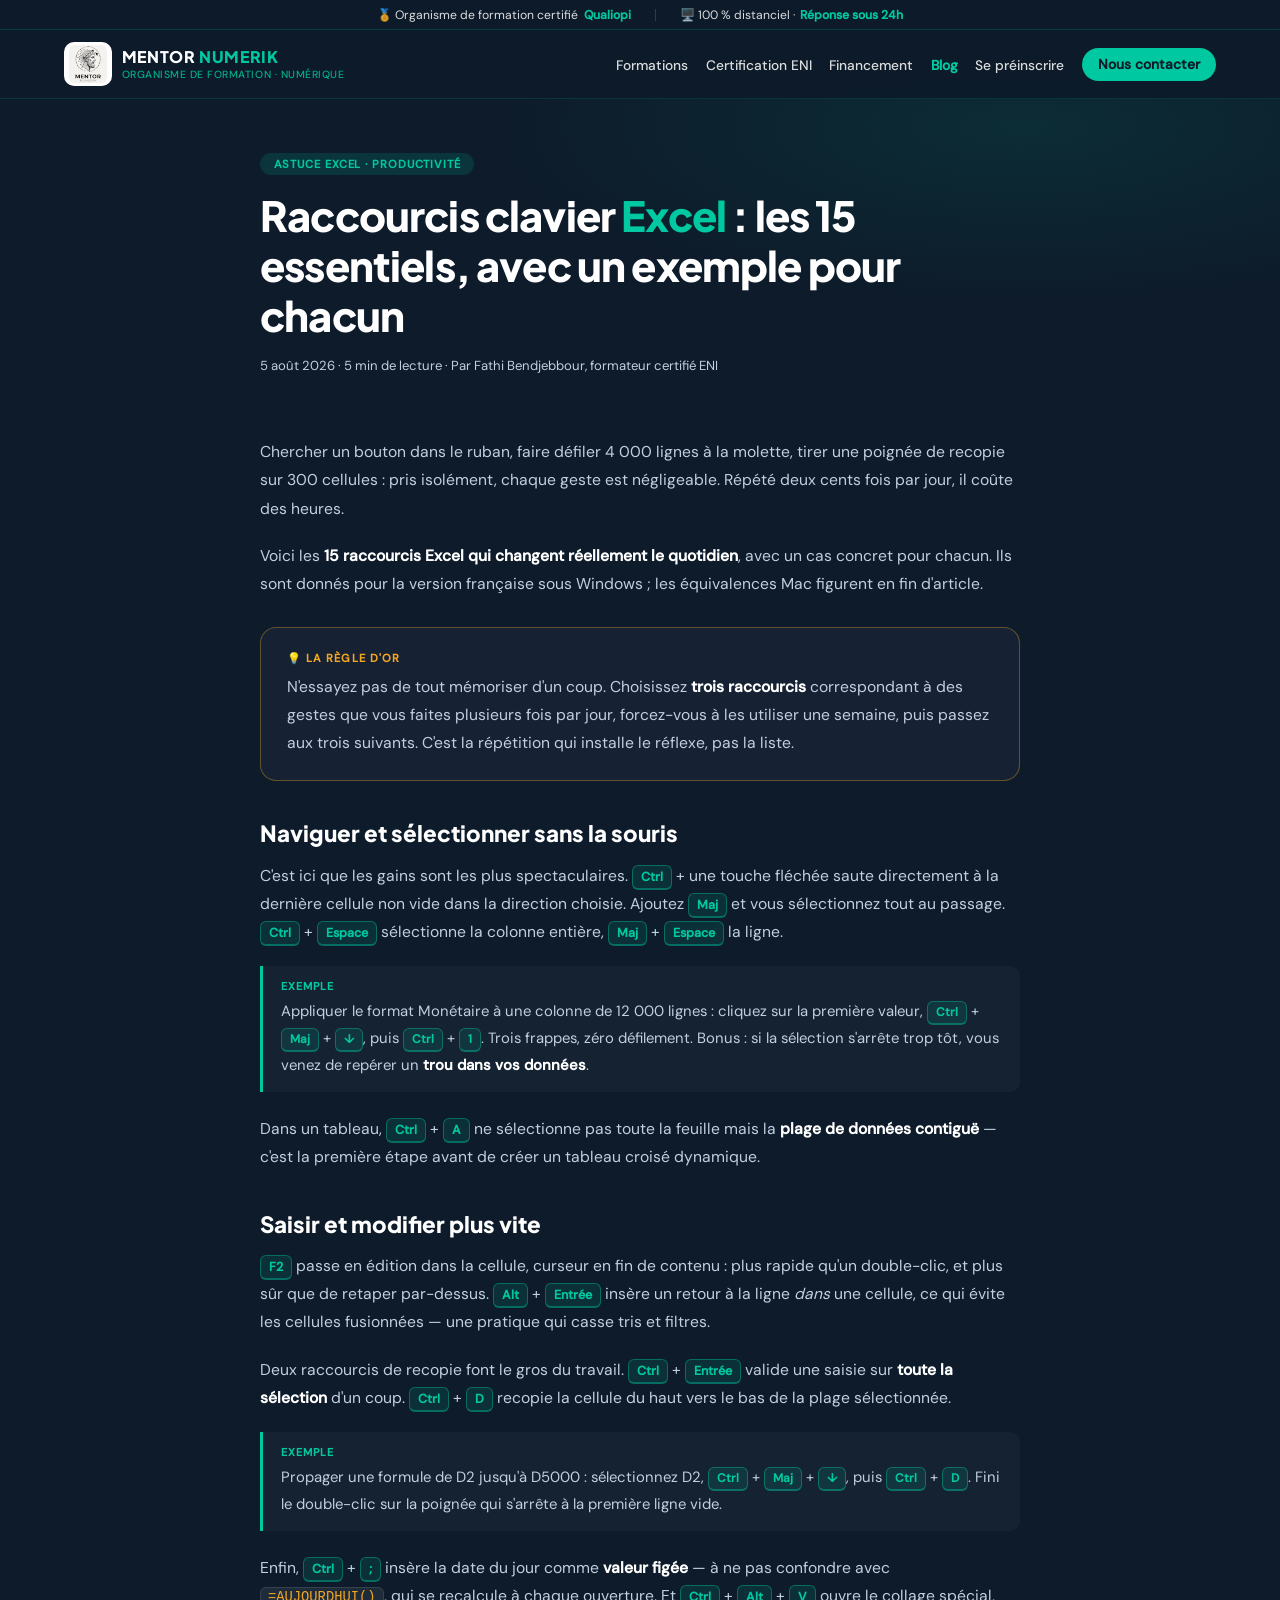
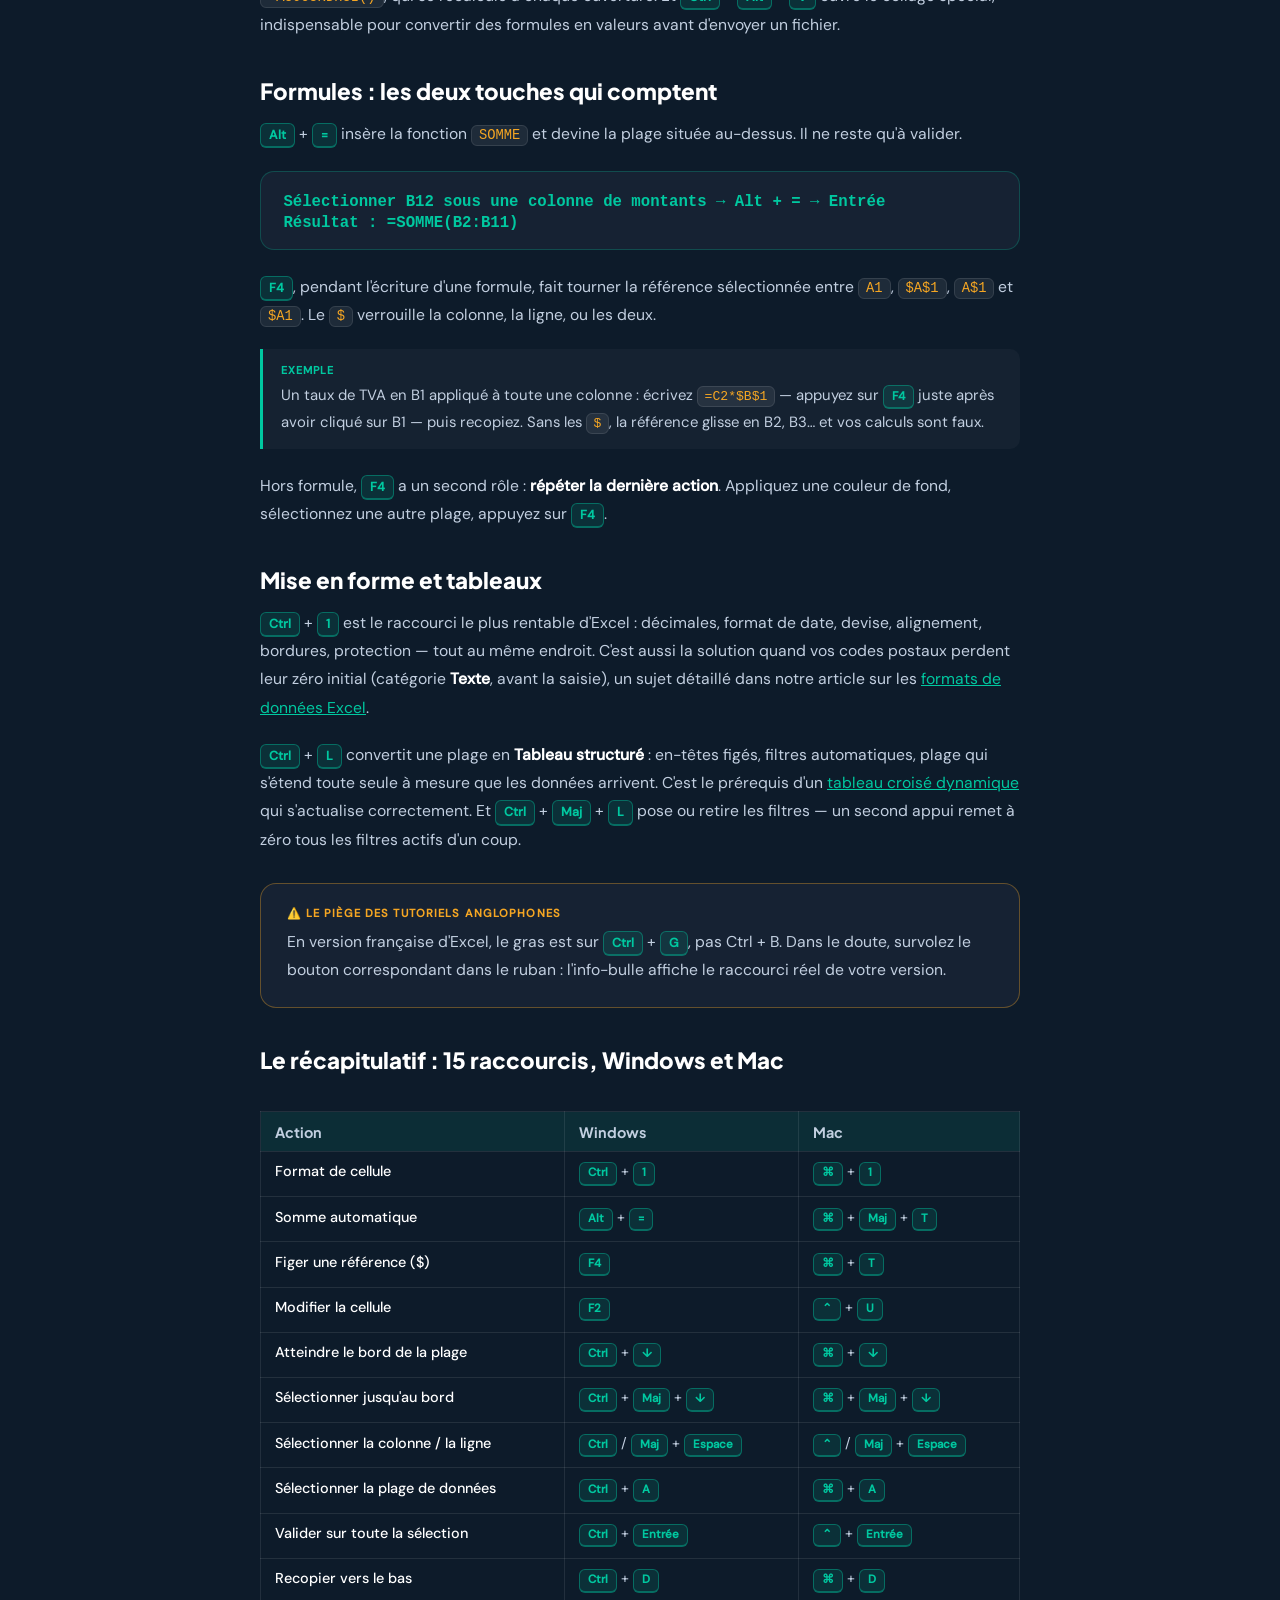
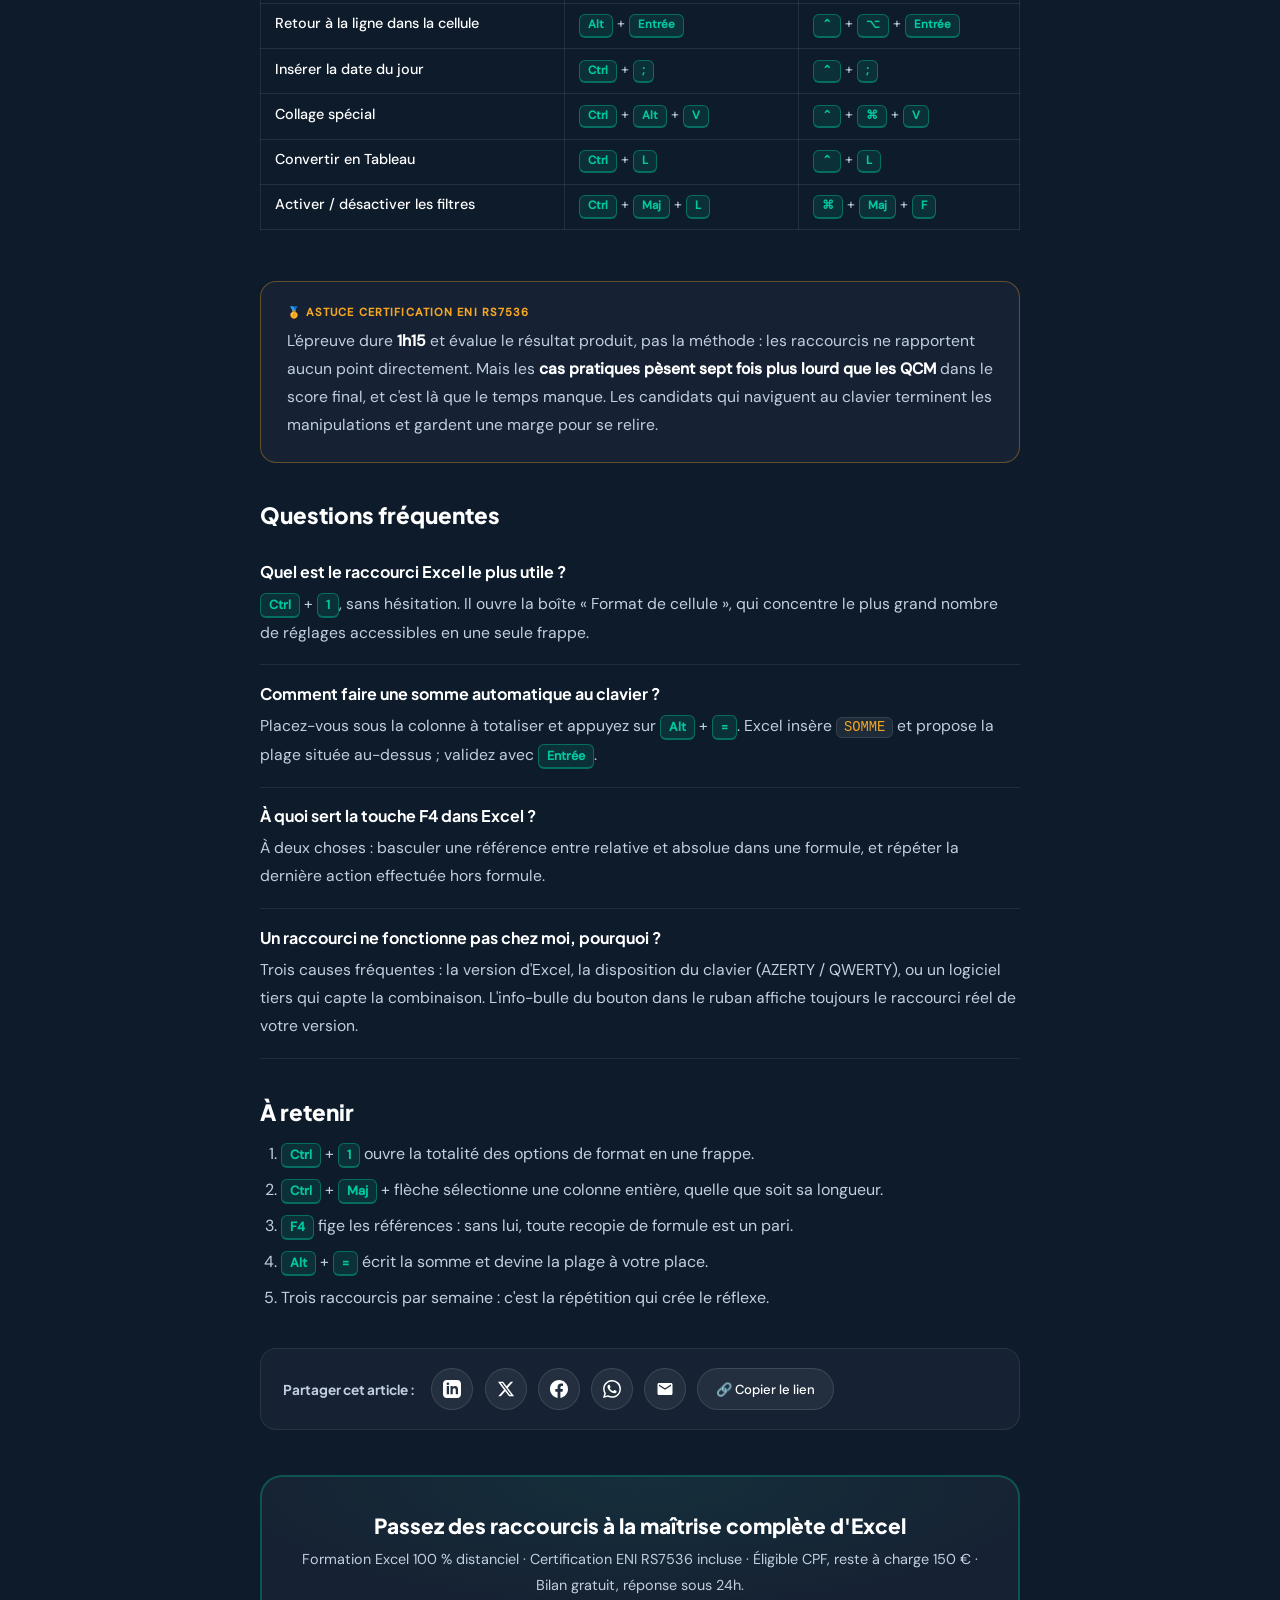
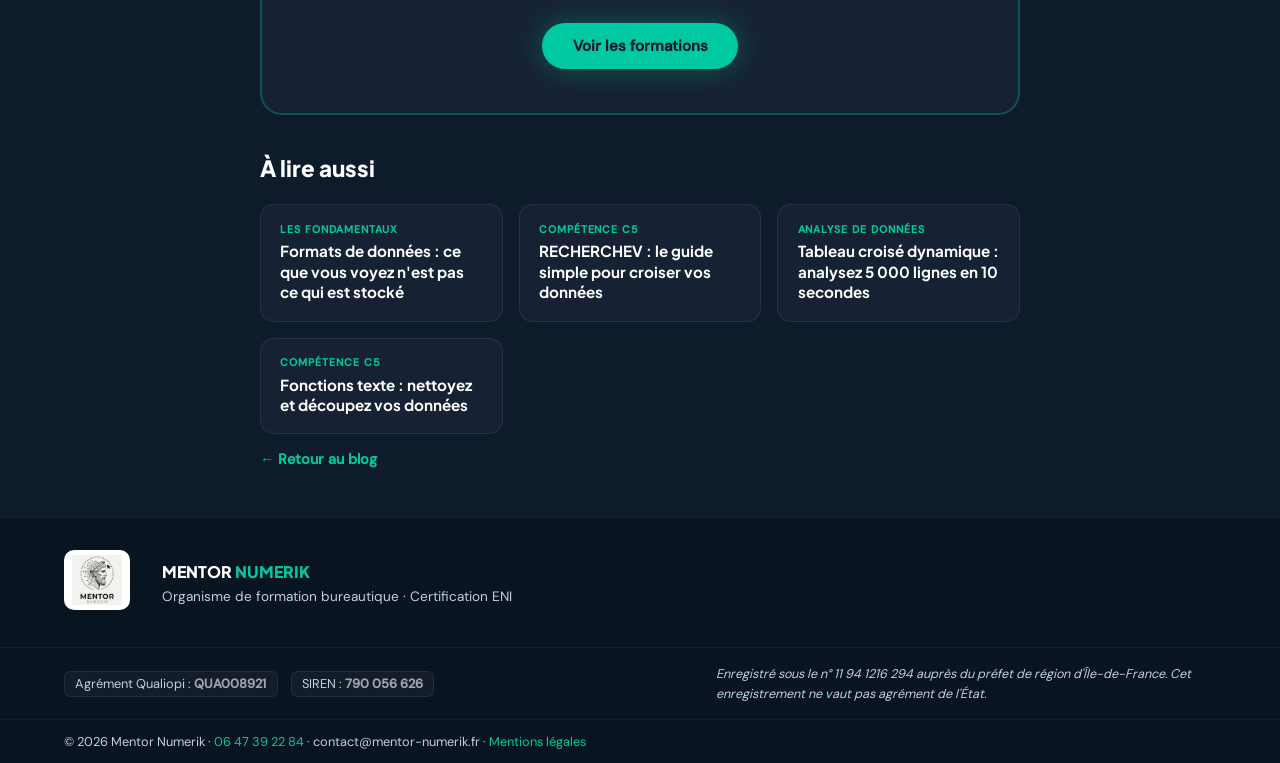
<file: blog/raccourcis-clavier-excel.html>
<!DOCTYPE html>
<html lang="fr">
<head>
  <link rel="icon" href="/favicon.ico" sizes="any">
  <link rel="icon" type="image/png" sizes="32x32" href="/favicons/favicon-32x32.png">
  <link rel="icon" type="image/png" sizes="16x16" href="/favicons/favicon-16x16.png">
  <link rel="apple-touch-icon" href="/favicons/apple-touch-icon.png">
  <meta charset="UTF-8" />
  <meta name="viewport" content="width=device-width, initial-scale=1.0" />
  <title>Raccourcis clavier Excel : les 15 essentiels avec exemples | Mentor Numerik</title>
  <meta name="description" content="Les 15 raccourcis clavier Excel qui font vraiment gagner du temps, avec un exemple concret pour chacun : Ctrl+1, Alt+=, F4, Ctrl+Maj+flèches, Ctrl+L. Équivalences Mac incluses. Par Mentor Numerik, centre agréé ENI." />
  <meta name="keywords" content="raccourcis clavier Excel, raccourci Excel, raccourcis Excel Mac, Ctrl 1 Excel, Alt égal Excel, F4 Excel, formation Excel CPF, certification ENI RS7536" />
  <meta name="author" content="Fathi Bendjebbour – Mentor Numerik" />
  <meta name="robots" content="index, follow, max-snippet:-1, max-image-preview:large" />
  <link rel="canonical" href="https://www.mentor-numerik.fr/blog/raccourcis-clavier-excel.html" />
  <!-- Open Graph : aperçu du lien sur LinkedIn, Facebook, WhatsApp… -->
  <meta property="og:type" content="article" />
  <meta property="og:locale" content="fr_FR" />
  <meta property="og:title" content="Raccourcis clavier Excel : les 15 essentiels avec exemples" />
  <meta property="og:description" content="15 raccourcis Excel expliqués avec un exemple concret pour chacun. Windows et Mac. Par Mentor Numerik, centre agréé Éditions ENI." />
  <meta property="og:url" content="https://www.mentor-numerik.fr/blog/raccourcis-clavier-excel.html" />
  <meta property="og:image" content="https://www.mentor-numerik.fr/images/logo-mentor.png" />
  <meta property="og:site_name" content="Mentor Numerik" />
  <meta property="article:published_time" content="2026-08-05" />
  <meta property="article:author" content="Fathi Bendjebbour" />
  <meta property="article:section" content="Astuces Excel" />
  <meta name="twitter:card" content="summary" />
  <meta name="twitter:title" content="Raccourcis clavier Excel : les 15 essentiels avec exemples" />
  <meta name="twitter:description" content="15 raccourcis Excel expliqués avec un exemple concret pour chacun. Windows et Mac." />

  <!-- Données structurées : article, fil d'Ariane et FAQ (rich results Google) -->
  <script type="application/ld+json">
  {
    "@context": "https://schema.org",
    "@graph": [
      {
        "@type": "Organization",
        "@id": "https://www.mentor-numerik.fr/#organization",
        "name": "Mentor Numerik",
        "url": "https://www.mentor-numerik.fr/",
        "logo": "https://www.mentor-numerik.fr/images/logo-mentor.png",
        "email": "contact@mentor-numerik.fr",
        "telephone": "+33647392284",
        "description": "Organisme de formation Excel à distance, certifié Qualiopi et centre agréé Éditions ENI. Formations éligibles au CPF préparant la certification ENI RS7536.",
        "address": { "@type": "PostalAddress", "addressCountry": "FR" }
      },
      {
        "@type": "BlogPosting",
        "@id": "https://www.mentor-numerik.fr/blog/raccourcis-clavier-excel.html#article",
        "headline": "Raccourcis clavier Excel : les 15 essentiels avec exemples",
        "description": "Les 15 raccourcis clavier Excel les plus utiles au quotidien, expliqués avec un exemple concret pour chacun. Équivalences Mac incluses.",
        "inLanguage": "fr-FR",
        "datePublished": "2026-08-05",
        "dateModified": "2026-08-05",
        "wordCount": 1250,
        "articleSection": "Astuces Excel",
        "keywords": "raccourcis clavier Excel, raccourci Excel, Excel Mac, productivité Excel, certification ENI RS7536",
        "image": "https://www.mentor-numerik.fr/images/logo-mentor.png",
        "author": {
          "@type": "Person",
          "name": "Fathi Bendjebbour",
          "jobTitle": "Formateur Excel certifié ENI",
          "worksFor": { "@id": "https://www.mentor-numerik.fr/#organization" }
        },
        "publisher": { "@id": "https://www.mentor-numerik.fr/#organization" },
        "mainEntityOfPage": { "@type": "WebPage", "@id": "https://www.mentor-numerik.fr/blog/raccourcis-clavier-excel.html" },
        "about": [
          { "@type": "SoftwareApplication", "name": "Microsoft Excel", "applicationCategory": "Tableur" }
        ]
      },
      {
        "@type": "BreadcrumbList",
        "itemListElement": [
          { "@type": "ListItem", "position": 1, "name": "Accueil", "item": "https://www.mentor-numerik.fr/" },
          { "@type": "ListItem", "position": 2, "name": "Blog", "item": "https://www.mentor-numerik.fr/blog.html" },
          { "@type": "ListItem", "position": 3, "name": "Raccourcis clavier Excel", "item": "https://www.mentor-numerik.fr/blog/raccourcis-clavier-excel.html" }
        ]
      },
      {
        "@type": "FAQPage",
        "mainEntity": [
          {
            "@type": "Question",
            "name": "Quel est le raccourci Excel le plus utile ?",
            "acceptedAnswer": { "@type": "Answer", "text": "Ctrl + 1 ouvre la boîte de dialogue Format de cellule. C'est le raccourci qui donne accès au plus grand nombre de réglages en une seule frappe : nombre de décimales, format de date, devise, alignement, bordures et protection de la cellule." }
          },
          {
            "@type": "Question",
            "name": "Comment faire une somme automatique dans Excel au clavier ?",
            "acceptedAnswer": { "@type": "Answer", "text": "Placez-vous sous la colonne à totaliser et appuyez sur Alt + = (Alt et le signe égal). Excel insère la fonction SOMME et propose automatiquement la plage située au-dessus. Il ne reste qu'à valider avec Entrée. Sur Mac, le raccourci est Cmd + Maj + T." }
          },
          {
            "@type": "Question",
            "name": "À quoi sert la touche F4 dans Excel ?",
            "acceptedAnswer": { "@type": "Answer", "text": "F4 a deux usages. Dans une formule en cours d'écriture, elle fait basculer une référence entre relative et absolue (A1 → $A$1 → A$1 → $A1). Hors formule, elle répète la dernière action effectuée, ce qui permet par exemple d'appliquer une couleur de fond à plusieurs plages successives." }
          },
          {
            "@type": "Question",
            "name": "Les raccourcis Excel sont-ils les mêmes sur Mac ?",
            "acceptedAnswer": { "@type": "Answer", "text": "La logique est identique mais la touche Ctrl est le plus souvent remplacée par Cmd. Quelques raccourcis diffèrent réellement : les références absolues se basculent avec Cmd + T au lieu de F4, la somme automatique se fait avec Cmd + Maj + T, et le retour à la ligne dans une cellule avec Ctrl + Option + Entrée." }
          },
          {
            "@type": "Question",
            "name": "Un raccourci Excel ne fonctionne pas, pourquoi ?",
            "acceptedAnswer": { "@type": "Answer", "text": "Trois causes fréquentes : la version d'Excel, la disposition du clavier AZERTY ou QWERTY, ou un logiciel tiers qui capte la combinaison. Dans le doute, survolez le bouton correspondant dans le ruban : l'info-bulle affiche le raccourci réel de votre version." }
          }
        ]
      }
    ]
  }
  </script>

  <!-- Polices auto-hébergées : aucun appel aux serveurs Google, aucune IP transmise (RGPD) -->
  <link rel="preload" href="/fonts/plus-jakarta-sans-latin-800-normal.woff2" as="font" type="font/woff2" crossorigin />
  <link rel="preload" href="/fonts/dm-sans-latin-400-normal.woff2" as="font" type="font/woff2" crossorigin />
  <link rel="stylesheet" href="/fonts/fonts.css" />
  <style>
    :root {
      --navy:    #0d1b2a;
      --ink:     #1a2e42;
      --teal:    #00c8a0;
      --teal-dk: #009e7e;
      --amber:   #f5a623;
      --white:   #ffffff;
      --muted:   #c2cfe0;
      --card-bg: #162233;
    }
    *, *::before, *::after { box-sizing: border-box; margin: 0; padding: 0; }
    html { scroll-behavior: smooth; }
    body { font-family: "DM Sans", sans-serif; background: var(--navy); color: var(--white); overflow-x: hidden; }
    .top-reassurance {
      background: rgba(13,27,42,.98);
      backdrop-filter: blur(16px);
      -webkit-backdrop-filter: blur(16px);
      border-bottom: 1px solid rgba(0,200,160,.2);
      padding: .4rem 5%;
      display: flex; align-items: center; justify-content: center;
      gap: 1.5rem; flex-wrap: nowrap; overflow: hidden;
      font-size: .76rem; color: rgba(255,255,255,.85);
      position: fixed; top: 0; left: 0; right: 0; z-index: 101; height: 30px;
    }
    .top-reassurance span { display: flex; align-items: center; gap: .35rem; white-space: nowrap; flex-shrink: 0; }
    .top-reassurance strong { color: var(--teal); }
    .top-reassurance .sep { width: 1px; height: 12px; background: rgba(0,200,160,.3); flex-shrink: 0; }
    @media (max-width: 600px) {
      .top-reassurance { font-size: .7rem; gap: 0; height: 26px; padding: 0 4%; }
      .top-reassurance .sep { display: none; }
      .top-reassurance .tr-hide-mobile { display: none; }
    }
    nav {
      position: fixed; top: 30px; left: 0; right: 0; z-index: 100;
      display: flex; align-items: center; justify-content: space-between;
      padding: .75rem 5%;
      background: rgba(13,27,42,.95); backdrop-filter: blur(16px);
      border-bottom: 1px solid rgba(0,200,160,.15);
    }
    @media (max-width: 600px) { nav { top: 26px; padding: .6rem 4%; } }
    .nav-logo { display: flex; align-items: center; gap: .6rem; text-decoration: none; flex-shrink: 0; }
    .nav-logo img { height: 44px; width: auto; border-radius: 10px; background: white; padding: 3px 5px; object-fit: contain; }
    @media (max-width: 600px) { .nav-logo img { height: 36px; } .nav-logo { gap: .45rem; } }
    .nav-logo-info { display: flex; flex-direction: column; gap: .1rem; }
    .nav-brand-text { font-family: "Plus Jakarta Sans", sans-serif; font-weight: 800; font-size: 1rem; letter-spacing: .04em; color: var(--white); white-space: nowrap; line-height: 1.2; }
    .nav-brand-text span { color: var(--teal); }
    .nav-brand-sub { font-size: .65rem; color: var(--teal); font-weight: 500; letter-spacing: .05em; text-transform: uppercase; white-space: nowrap; opacity: .85; }
    @media (max-width: 600px) { .nav-brand-text { font-size: .8rem; } .nav-brand-sub { display: none; } }
    .nav-links { list-style: none; display: flex; gap: 1.8rem; align-items: center; }
    .nav-links a { color: rgba(255,255,255,.85); text-decoration: none; font-size: .94rem; font-weight: 500; transition: color .2s; }
    .nav-links a:hover { color: var(--teal); }
    .nav-links a.active { color: var(--teal); font-weight: 700; }
    .nav-cta { background: var(--teal) !important; color: var(--navy) !important; padding: .5rem 1.3rem; border-radius: 50px; font-weight: 700 !important; transition: background .2s !important; }
    .nav-cta:hover { background: var(--teal-dk) !important; }
    .hamburger {
      display: none; background: none; border: none; cursor: pointer;
      padding: .5rem; width: 44px; height: 44px;
      align-items: center; justify-content: center; flex-direction: column;
      flex-shrink: 0; position: relative; z-index: 102;
    }
    .hamburger span { display: block; width: 24px; height: 2px; background: var(--white); margin: 3px 0; border-radius: 2px; transition: .3s; }
    .hamburger.is-open span:nth-child(1) { transform: translateY(8px) rotate(45deg); }
    .hamburger.is-open span:nth-child(2) { opacity: 0; }
    .hamburger.is-open span:nth-child(3) { transform: translateY(-8px) rotate(-45deg); }
    @media (max-width: 1280px) {
      .nav-links { gap: 1.1rem; }
      .nav-links a { font-size: .86rem; }
      .nav-cta { padding: .45rem 1rem; }
    }
    @media (max-width: 1080px) {
      .nav-links { display: none; }
      .nav-links.open {
        display: flex; flex-direction: column;
        position: absolute; top: 100%; left: 0; right: 0;
        background: rgba(13,27,42,.98);
        backdrop-filter: blur(16px); -webkit-backdrop-filter: blur(16px);
        padding: 1.5rem 5%; gap: 1rem;
        border-bottom: 1px solid rgba(0,200,160,.15);
        max-height: calc(100vh - 100%); overflow-y: auto;
      }
      .hamburger { display: flex !important; }
    }
    .article-hero { padding: 9.5rem 5% 3rem; position: relative; overflow: hidden; }
    .article-hero-bg {
      position: absolute; inset: 0; z-index: 0;
      background: radial-gradient(ellipse 60% 60% at 80% 30%, rgba(0,200,160,.1) 0%, transparent 70%);
    }
    .article-hero-content { position: relative; z-index: 1; max-width: 760px; margin: 0 auto; }
    .breadcrumb { font-size: .78rem; color: var(--muted); margin-bottom: 1rem; }
    .breadcrumb a { color: var(--teal); text-decoration: none; }
    .breadcrumb a:hover { text-decoration: underline; }
    .post-cat {
      display: inline-block;
      padding: .28rem .85rem; border-radius: 50px;
      font-size: .7rem; font-weight: 700; letter-spacing: .08em; text-transform: uppercase;
      background: rgba(0,200,160,.15); color: var(--teal); margin-bottom: 1rem;
    }
    .article-hero h1 {
      font-family: "Plus Jakarta Sans", sans-serif;
      font-size: clamp(1.7rem, 3.5vw, 2.6rem);
      font-weight: 800; line-height: 1.2; letter-spacing: -.02em; margin-bottom: 1rem;
    }
    .article-hero h1 .accent { color: var(--teal); }
    .article-meta { font-size: .82rem; color: var(--muted); }
    article { padding: 1rem 5% 3rem; }
    .article-body { max-width: 760px; margin: 0 auto; }
    .article-body p { color: var(--muted); line-height: 1.8; margin-bottom: 1.2rem; font-size: .98rem; }
    .article-body p strong { color: var(--white); }
    .article-body h2 { font-family: "Plus Jakarta Sans", sans-serif; font-size: 1.4rem; font-weight: 800; margin: 2.4rem 0 .9rem; }
    .article-body h3 { font-family: "Plus Jakarta Sans", sans-serif; font-size: 1.05rem; font-weight: 700; margin: 1.8rem 0 .6rem; color: var(--teal); }
    .article-body ul, .article-body ol { margin: 0 0 1.2rem 1.3rem; color: var(--muted); line-height: 1.8; }
    .article-body li { margin-bottom: .45rem; }
    .article-body li strong { color: var(--white); }
    /* Liens de contenu uniquement — ne doit pas toucher les boutons (.btn-primary, .btn-ghost) */
    .article-body p a, .article-body li a, .article-body td a { color: var(--teal); }
    code {
      font-family: "Courier New", monospace; font-size: .88em;
      background: rgba(255,255,255,.07); border: 1px solid rgba(255,255,255,.1);
      border-radius: 6px; padding: 2px 7px; color: var(--amber); white-space: nowrap;
    }
    /* Touches clavier */
    kbd {
      display: inline-block; font-family: "DM Sans", sans-serif; font-size: .8em; font-weight: 700;
      background: rgba(0,200,160,.12); border: 1px solid rgba(0,200,160,.4);
      border-bottom-width: 2px; border-radius: 6px;
      padding: 1px 8px; color: var(--teal); white-space: nowrap; line-height: 1.6;
    }
    .formula {
      background: var(--card-bg); border: 1px solid rgba(0,200,160,.25);
      border-radius: 14px; padding: 1.1rem 1.4rem; margin: 1.4rem 0; overflow-x: auto;
    }
    .formula code { background: none; border: none; color: var(--teal); font-size: .98rem; padding: 0; white-space: pre; font-weight: 700; }
    .encadre {
      background: var(--card-bg); border: 1px solid rgba(245,166,35,.35);
      border-radius: 16px; padding: 1.4rem 1.6rem; margin: 1.8rem 0;
    }
    .encadre .encadre-tag { font-size: .7rem; font-weight: 700; letter-spacing: .1em; text-transform: uppercase; color: var(--amber); margin-bottom: .5rem; }
    .encadre p:last-child { margin-bottom: 0 !important; }
    /* Exemple concret */
    .exemple {
      background: rgba(255,255,255,.03); border-left: 3px solid var(--teal);
      border-radius: 0 10px 10px 0; padding: .85rem 1.1rem; margin: .9rem 0 1.4rem;
    }
    .exemple p { margin-bottom: 0 !important; font-size: .93rem; }
    .exemple .exemple-tag { font-size: .68rem; font-weight: 700; letter-spacing: .1em; text-transform: uppercase; color: var(--teal); display: block; margin-bottom: .3rem; }
    .article-body table { border-collapse: collapse; width: 100%; margin: 1.4rem 0; font-size: .9rem; }
    .article-body th { background: rgba(0,200,160,.1); color: var(--teal); font-family: "Plus Jakarta Sans", sans-serif; font-weight: 700; text-align: left; }
    .article-body th, .article-body td { border: 1px solid rgba(255,255,255,.09); padding: .65rem .9rem; color: var(--muted); vertical-align: top; }
    .article-body td:first-child { color: var(--white); font-weight: 500; white-space: nowrap; }
    .table-scroll { overflow-x: auto; -webkit-overflow-scrolling: touch; }
    /* FAQ */
    .faq-item { border-bottom: 1px solid rgba(255,255,255,.08); padding: 1.1rem 0; }
    .faq-item:last-child { border-bottom: none; }
    .faq-item h3 { margin: 0 0 .5rem !important; color: var(--white) !important; font-size: 1rem; }
    .faq-item p { margin-bottom: 0 !important; }
    /* Articles liés */
    .related { display: grid; grid-template-columns: repeat(auto-fit, minmax(240px, 1fr)); gap: 1rem; margin: 1.4rem 0 0; }
    .related a {
      display: block; background: var(--card-bg); border: 1px solid rgba(255,255,255,.07);
      border-radius: 14px; padding: 1.1rem 1.2rem; text-decoration: none;
      transition: border-color .2s, transform .2s;
    }
    .related a:hover { border-color: rgba(0,200,160,.45); transform: translateY(-3px); }
    .related .r-cat { font-size: .66rem; font-weight: 700; letter-spacing: .09em; text-transform: uppercase; color: var(--teal); display: block; margin-bottom: .35rem; }
    .related .r-title { font-family: "Plus Jakarta Sans", sans-serif; font-weight: 700; font-size: .95rem; color: var(--white); line-height: 1.35; display: block; }
    .article-cta {
      background: var(--card-bg); border: 2px solid rgba(0,200,160,.3);
      border-radius: 22px; padding: 2.2rem 2rem; margin: 2.8rem 0 1.5rem;
      text-align: center; position: relative; overflow: hidden;
    }
    .article-cta::before { content: ""; position: absolute; inset: 0; background: radial-gradient(ellipse 80% 80% at 50% 0%, rgba(0,200,160,.08) 0%, transparent 70%); }
    .article-cta h2 { font-family: "Plus Jakarta Sans", sans-serif; font-size: 1.3rem; font-weight: 800; margin: 0 0 .5rem !important; position: relative; z-index: 1; }
    .article-cta p { font-size: .9rem; margin-bottom: 1.5rem !important; position: relative; z-index: 1; }
    .btn-primary {
      display: inline-block; background: var(--teal); color: var(--navy);
      padding: .8rem 1.9rem; border-radius: 50px;
      font-weight: 700; font-size: .95rem; text-decoration: none;
      transition: background .2s, transform .15s, box-shadow .2s;
      box-shadow: 0 0 28px rgba(0,200,160,.35);
      position: relative; z-index: 1; margin: 0 .4rem .6rem;
    }
    .btn-primary:hover { background: var(--teal-dk); transform: translateY(-2px); box-shadow: 0 0 44px rgba(0,200,160,.5); }
    .btn-ghost {
      display: inline-block; border: 1.5px solid rgba(255,255,255,.25); color: var(--white);
      padding: .8rem 1.9rem; border-radius: 50px;
      font-weight: 500; font-size: .95rem; text-decoration: none;
      transition: border-color .2s, background .2s;
      position: relative; z-index: 1; margin: 0 .4rem .6rem;
    }
    .btn-ghost:hover { border-color: var(--teal); background: rgba(0,200,160,.08); }
    .back-link { display: inline-block; color: var(--teal); text-decoration: none; font-weight: 700; font-size: .9rem; margin-top: 1rem; }
    .back-link:hover { text-decoration: underline; }
    .share-bar {
      display: flex; align-items: center; gap: .7rem; flex-wrap: wrap;
      margin: 2.2rem 0 0; padding: 1.2rem 1.4rem;
      background: var(--card-bg); border: 1px solid rgba(255,255,255,.08); border-radius: 16px;
    }
    .share-label { font-family: "Plus Jakarta Sans", sans-serif; font-size: .85rem; font-weight: 700; color: var(--muted); margin-right: .3rem; }
    .share-btn {
      display: inline-flex; align-items: center; justify-content: center; gap: .45rem;
      width: 42px; height: 42px; border-radius: 50%;
      background: rgba(255,255,255,.06); border: 1px solid rgba(255,255,255,.12);
      color: var(--white); cursor: pointer; text-decoration: none;
      transition: background .2s, border-color .2s, transform .15s;
    }
    .share-btn:hover { border-color: var(--teal); background: rgba(0,200,160,.12); transform: translateY(-2px); }
    .share-btn svg { width: 18px; height: 18px; fill: currentColor; }
    .share-copy {
      width: auto; border-radius: 50px; padding: 0 1.1rem; height: 42px;
      font-family: "DM Sans", sans-serif; font-size: .82rem; font-weight: 500;
    }
    .share-copy.copied { border-color: var(--teal); color: var(--teal); }
    footer { background: #091421; border-top: 1px solid rgba(255,255,255,.06); }
    .footer-main { display: flex; flex-wrap: wrap; gap: 2rem; padding: 2rem 5%; align-items: center; justify-content: space-between; border-bottom: 1px solid rgba(255,255,255,.06); }
    .footer-logo img { height: 60px; width: auto; background: white; border-radius: 10px; padding: 5px 8px; object-fit: contain; }
    .footer-info { display: flex; flex-direction: column; gap: .4rem; flex: 1; }
    .footer-info .name { font-family: "Plus Jakarta Sans", sans-serif; font-weight: 800; font-size: 1rem; }
    .footer-info .name span { color: var(--teal); }
    .footer-info small { font-size: .85rem; color: var(--muted); }
    .footer-legal { padding: 1rem 5%; display: flex; flex-wrap: wrap; align-items: center; justify-content: space-between; gap: .8rem; border-bottom: 1px solid rgba(255,255,255,.04); }
    .footer-ids { display: flex; gap: .8rem; flex-wrap: wrap; }
    .footer-ids span { font-size: .8rem; color: var(--muted); background: rgba(255,255,255,.04); border: 1px solid rgba(255,255,255,.07); border-radius: 6px; padding: .22rem .65rem; }
    .footer-ids span strong { color: rgba(255,255,255,.6); }
    .footer-mention { font-size: .79rem; color: var(--muted); max-width: 500px; line-height: 1.55; font-style: italic; }
    .footer-copy { padding: .8rem 5%; }
    .footer-copy p { font-size: .8rem; color: var(--muted); }
    .footer-copy a { color: var(--teal); text-decoration: none; }
    img { max-width: 100%; }
    @media (max-width: 600px) {
      .article-hero { padding: 8rem 4% 2rem; }
      article { padding: .5rem 4% 2.5rem; }
      .footer-main { flex-direction: column; align-items: flex-start; }
    }
  </style>
</head>
<body>
<div class="top-reassurance">
  <span>🏅 Organisme de formation certifié <strong>Qualiopi</strong></span>
  <div class="sep tr-hide-mobile"></div>
  <span class="tr-hide-mobile">🖥️ 100 % distanciel · <strong>Réponse sous 24h</strong></span>
</div>
<nav>
  <a href="../index.html" class="nav-logo">
    <img src="../images/logo-mentor.png" alt="Mentor Numerik – organisme de formation Excel à distance" />
    <div class="nav-logo-info">
      <span class="nav-brand-text">MENTOR <span>NUMERIK</span></span>
      <span class="nav-brand-sub">Organisme de formation · Numérique</span>
    </div>
  </a>
  <button class="hamburger" id="hamburger" aria-label="Ouvrir le menu" aria-controls="nav-links" aria-expanded="false">
    <span></span><span></span><span></span>
  </button>
  <ul class="nav-links" id="nav-links">
    <li><a href="../index.html#formations">Formations</a></li>
    <li><a href="../index.html#certification">Certification ENI</a></li>
    <li><a href="../index.html#financement">Financement</a></li>
    <li><a href="../blog.html" class="active">Blog</a></li>
    <li><a href="../questionnaire.html">Se préinscrire</a></li>
    <li><a href="../index.html#contact" class="nav-cta">Nous contacter</a></li>
  </ul>
</nav>

<header class="article-hero">
  <div class="article-hero-bg"></div>
  <div class="article-hero-content">
    <nav class="breadcrumb" aria-label="Fil d'Ariane">
      <a href="../index.html">Accueil</a> › <a href="../blog.html">Blog</a> › <span>Raccourcis clavier Excel</span>
    </nav>
    <span class="post-cat">Astuce Excel · Productivité</span>
    <h1>Raccourcis clavier <span class="accent">Excel</span> : les 15 essentiels, avec un exemple pour chacun</h1>
    <div class="article-meta"><time datetime="2026-08-05">5 août 2026</time> · 5 min de lecture · Par Fathi Bendjebbour, formateur certifié ENI</div>
  </div>
</header>

<article>
  <div class="article-body">

    <p>Chercher un bouton dans le ruban, faire défiler 4 000 lignes à la molette, tirer une poignée de recopie sur 300 cellules : pris isolément, chaque geste est négligeable. Répété deux cents fois par jour, il coûte des heures.</p>

    <p>Voici les <strong>15 raccourcis Excel qui changent réellement le quotidien</strong>, avec un cas concret pour chacun. Ils sont donnés pour la version française sous Windows ; les équivalences Mac figurent en fin d'article.</p>

    <div class="encadre">
      <div class="encadre-tag">💡 La règle d'or</div>
      <p>N'essayez pas de tout mémoriser d'un coup. Choisissez <strong>trois raccourcis</strong> correspondant à des gestes que vous faites plusieurs fois par jour, forcez-vous à les utiliser une semaine, puis passez aux trois suivants. C'est la répétition qui installe le réflexe, pas la liste.</p>
    </div>

    <h2>Naviguer et sélectionner sans la souris</h2>

    <p>C'est ici que les gains sont les plus spectaculaires. <kbd>Ctrl</kbd> + une touche fléchée saute directement à la dernière cellule non vide dans la direction choisie. Ajoutez <kbd>Maj</kbd> et vous sélectionnez tout au passage. <kbd>Ctrl</kbd> + <kbd>Espace</kbd> sélectionne la colonne entière, <kbd>Maj</kbd> + <kbd>Espace</kbd> la ligne.</p>

    <div class="exemple">
      <span class="exemple-tag">Exemple</span>
      <p>Appliquer le format Monétaire à une colonne de 12 000 lignes : cliquez sur la première valeur, <kbd>Ctrl</kbd> + <kbd>Maj</kbd> + <kbd>↓</kbd>, puis <kbd>Ctrl</kbd> + <kbd>1</kbd>. Trois frappes, zéro défilement. Bonus : si la sélection s'arrête trop tôt, vous venez de repérer un <strong>trou dans vos données</strong>.</p>
    </div>

    <p>Dans un tableau, <kbd>Ctrl</kbd> + <kbd>A</kbd> ne sélectionne pas toute la feuille mais la <strong>plage de données contiguë</strong> — c'est la première étape avant de créer un tableau croisé dynamique.</p>

    <h2>Saisir et modifier plus vite</h2>

    <p><kbd>F2</kbd> passe en édition dans la cellule, curseur en fin de contenu : plus rapide qu'un double-clic, et plus sûr que de retaper par-dessus. <kbd>Alt</kbd> + <kbd>Entrée</kbd> insère un retour à la ligne <em>dans</em> une cellule, ce qui évite les cellules fusionnées — une pratique qui casse tris et filtres.</p>

    <p>Deux raccourcis de recopie font le gros du travail. <kbd>Ctrl</kbd> + <kbd>Entrée</kbd> valide une saisie sur <strong>toute la sélection</strong> d'un coup. <kbd>Ctrl</kbd> + <kbd>D</kbd> recopie la cellule du haut vers le bas de la plage sélectionnée.</p>

    <div class="exemple">
      <span class="exemple-tag">Exemple</span>
      <p>Propager une formule de D2 jusqu'à D5000 : sélectionnez D2, <kbd>Ctrl</kbd> + <kbd>Maj</kbd> + <kbd>↓</kbd>, puis <kbd>Ctrl</kbd> + <kbd>D</kbd>. Fini le double-clic sur la poignée qui s'arrête à la première ligne vide.</p>
    </div>

    <p>Enfin, <kbd>Ctrl</kbd> + <kbd>;</kbd> insère la date du jour comme <strong>valeur figée</strong> — à ne pas confondre avec <code>=AUJOURDHUI()</code>, qui se recalcule à chaque ouverture. Et <kbd>Ctrl</kbd> + <kbd>Alt</kbd> + <kbd>V</kbd> ouvre le collage spécial, indispensable pour convertir des formules en valeurs avant d'envoyer un fichier.</p>

    <h2>Formules : les deux touches qui comptent</h2>

    <p><kbd>Alt</kbd> + <kbd>=</kbd> insère la fonction <code>SOMME</code> et devine la plage située au-dessus. Il ne reste qu'à valider.</p>

    <div class="formula"><code>Sélectionner B12 sous une colonne de montants → Alt + = → Entrée
Résultat : =SOMME(B2:B11)</code></div>

    <p><kbd>F4</kbd>, pendant l'écriture d'une formule, fait tourner la référence sélectionnée entre <code>A1</code>, <code>$A$1</code>, <code>A$1</code> et <code>$A1</code>. Le <code>$</code> verrouille la colonne, la ligne, ou les deux.</p>

    <div class="exemple">
      <span class="exemple-tag">Exemple</span>
      <p>Un taux de TVA en B1 appliqué à toute une colonne : écrivez <code>=C2*$B$1</code> — appuyez sur <kbd>F4</kbd> juste après avoir cliqué sur B1 — puis recopiez. Sans les <code>$</code>, la référence glisse en B2, B3… et vos calculs sont faux.</p>
    </div>

    <p>Hors formule, <kbd>F4</kbd> a un second rôle : <strong>répéter la dernière action</strong>. Appliquez une couleur de fond, sélectionnez une autre plage, appuyez sur <kbd>F4</kbd>.</p>

    <h2>Mise en forme et tableaux</h2>

    <p><kbd>Ctrl</kbd> + <kbd>1</kbd> est le raccourci le plus rentable d'Excel : décimales, format de date, devise, alignement, bordures, protection — tout au même endroit. C'est aussi la solution quand vos codes postaux perdent leur zéro initial (catégorie <strong>Texte</strong>, avant la saisie), un sujet détaillé dans notre article sur les <a href="formats-donnees-excel.html">formats de données Excel</a>.</p>

    <p><kbd>Ctrl</kbd> + <kbd>L</kbd> convertit une plage en <strong>Tableau structuré</strong> : en-têtes figés, filtres automatiques, plage qui s'étend toute seule à mesure que les données arrivent. C'est le prérequis d'un <a href="tableaux-croises-dynamiques-excel.html">tableau croisé dynamique</a> qui s'actualise correctement. Et <kbd>Ctrl</kbd> + <kbd>Maj</kbd> + <kbd>L</kbd> pose ou retire les filtres — un second appui remet à zéro tous les filtres actifs d'un coup.</p>

    <div class="encadre">
      <div class="encadre-tag">⚠️ Le piège des tutoriels anglophones</div>
      <p>En version française d'Excel, le gras est sur <kbd>Ctrl</kbd> + <kbd>G</kbd>, pas Ctrl + B. Dans le doute, survolez le bouton correspondant dans le ruban : l'info-bulle affiche le raccourci réel de votre version.</p>
    </div>

    <h2>Le récapitulatif : 15 raccourcis, Windows et Mac</h2>

    <div class="table-scroll">
      <table>
        <tr><th>Action</th><th>Windows</th><th>Mac</th></tr>
        <tr><td>Format de cellule</td><td><kbd>Ctrl</kbd> + <kbd>1</kbd></td><td><kbd>⌘</kbd> + <kbd>1</kbd></td></tr>
        <tr><td>Somme automatique</td><td><kbd>Alt</kbd> + <kbd>=</kbd></td><td><kbd>⌘</kbd> + <kbd>Maj</kbd> + <kbd>T</kbd></td></tr>
        <tr><td>Figer une référence ($)</td><td><kbd>F4</kbd></td><td><kbd>⌘</kbd> + <kbd>T</kbd></td></tr>
        <tr><td>Modifier la cellule</td><td><kbd>F2</kbd></td><td><kbd>⌃</kbd> + <kbd>U</kbd></td></tr>
        <tr><td>Atteindre le bord de la plage</td><td><kbd>Ctrl</kbd> + <kbd>↓</kbd></td><td><kbd>⌘</kbd> + <kbd>↓</kbd></td></tr>
        <tr><td>Sélectionner jusqu'au bord</td><td><kbd>Ctrl</kbd> + <kbd>Maj</kbd> + <kbd>↓</kbd></td><td><kbd>⌘</kbd> + <kbd>Maj</kbd> + <kbd>↓</kbd></td></tr>
        <tr><td>Sélectionner la colonne / la ligne</td><td><kbd>Ctrl</kbd> / <kbd>Maj</kbd> + <kbd>Espace</kbd></td><td><kbd>⌃</kbd> / <kbd>Maj</kbd> + <kbd>Espace</kbd></td></tr>
        <tr><td>Sélectionner la plage de données</td><td><kbd>Ctrl</kbd> + <kbd>A</kbd></td><td><kbd>⌘</kbd> + <kbd>A</kbd></td></tr>
        <tr><td>Valider sur toute la sélection</td><td><kbd>Ctrl</kbd> + <kbd>Entrée</kbd></td><td><kbd>⌃</kbd> + <kbd>Entrée</kbd></td></tr>
        <tr><td>Recopier vers le bas</td><td><kbd>Ctrl</kbd> + <kbd>D</kbd></td><td><kbd>⌘</kbd> + <kbd>D</kbd></td></tr>
        <tr><td>Retour à la ligne dans la cellule</td><td><kbd>Alt</kbd> + <kbd>Entrée</kbd></td><td><kbd>⌃</kbd> + <kbd>⌥</kbd> + <kbd>Entrée</kbd></td></tr>
        <tr><td>Insérer la date du jour</td><td><kbd>Ctrl</kbd> + <kbd>;</kbd></td><td><kbd>⌃</kbd> + <kbd>;</kbd></td></tr>
        <tr><td>Collage spécial</td><td><kbd>Ctrl</kbd> + <kbd>Alt</kbd> + <kbd>V</kbd></td><td><kbd>⌃</kbd> + <kbd>⌘</kbd> + <kbd>V</kbd></td></tr>
        <tr><td>Convertir en Tableau</td><td><kbd>Ctrl</kbd> + <kbd>L</kbd></td><td><kbd>⌃</kbd> + <kbd>L</kbd></td></tr>
        <tr><td>Activer / désactiver les filtres</td><td><kbd>Ctrl</kbd> + <kbd>Maj</kbd> + <kbd>L</kbd></td><td><kbd>⌘</kbd> + <kbd>Maj</kbd> + <kbd>F</kbd></td></tr>
      </table>
    </div>

    <div class="encadre">
      <div class="encadre-tag">🏅 Astuce certification ENI RS7536</div>
      <p>L'épreuve dure <strong>1h15</strong> et évalue le résultat produit, pas la méthode : les raccourcis ne rapportent aucun point directement. Mais les <strong>cas pratiques pèsent sept fois plus lourd que les QCM</strong> dans le score final, et c'est là que le temps manque. Les candidats qui naviguent au clavier terminent les manipulations et gardent une marge pour se relire.</p>
    </div>

    <h2>Questions fréquentes</h2>

    <div class="faq-item">
      <h3>Quel est le raccourci Excel le plus utile ?</h3>
      <p><kbd>Ctrl</kbd> + <kbd>1</kbd>, sans hésitation. Il ouvre la boîte « Format de cellule », qui concentre le plus grand nombre de réglages accessibles en une seule frappe.</p>
    </div>

    <div class="faq-item">
      <h3>Comment faire une somme automatique au clavier ?</h3>
      <p>Placez-vous sous la colonne à totaliser et appuyez sur <kbd>Alt</kbd> + <kbd>=</kbd>. Excel insère <code>SOMME</code> et propose la plage située au-dessus ; validez avec <kbd>Entrée</kbd>.</p>
    </div>

    <div class="faq-item">
      <h3>À quoi sert la touche F4 dans Excel ?</h3>
      <p>À deux choses : basculer une référence entre relative et absolue dans une formule, et répéter la dernière action effectuée hors formule.</p>
    </div>

    <div class="faq-item">
      <h3>Un raccourci ne fonctionne pas chez moi, pourquoi ?</h3>
      <p>Trois causes fréquentes : la version d'Excel, la disposition du clavier (AZERTY / QWERTY), ou un logiciel tiers qui capte la combinaison. L'info-bulle du bouton dans le ruban affiche toujours le raccourci réel de votre version.</p>
    </div>

    <h2>À retenir</h2>

    <ol>
      <li><kbd>Ctrl</kbd> + <kbd>1</kbd> ouvre la totalité des options de format en une frappe.</li>
      <li><kbd>Ctrl</kbd> + <kbd>Maj</kbd> + flèche sélectionne une colonne entière, quelle que soit sa longueur.</li>
      <li><kbd>F4</kbd> fige les références : sans lui, toute recopie de formule est un pari.</li>
      <li><kbd>Alt</kbd> + <kbd>=</kbd> écrit la somme et devine la plage à votre place.</li>
      <li>Trois raccourcis par semaine : c'est la répétition qui crée le réflexe.</li>
    </ol>

    <!-- Boutons de partage : aucun réglage à faire, les URLs sont générées automatiquement -->
    <div class="share-bar">
      <span class="share-label">Partager cet article :</span>
      <a class="share-btn" data-share="linkedin" href="#" aria-label="Partager sur LinkedIn" title="LinkedIn">
        <svg viewBox="0 0 24 24" aria-hidden="true"><path d="M19 0h-14c-2.76 0-5 2.24-5 5v14c0 2.76 2.24 5 5 5h14c2.76 0 5-2.24 5-5v-14c0-2.76-2.24-5-5-5zm-11 19h-3v-11h3v11zm-1.5-12.27c-.97 0-1.75-.79-1.75-1.76s.78-1.75 1.75-1.75 1.75.78 1.75 1.75-.78 1.76-1.75 1.76zm13.5 12.27h-3v-5.6c0-3.37-4-3.11-4 0v5.6h-3v-11h3v1.77c1.4-2.59 7-2.78 7 2.48v6.75z"/></svg>
      </a>
      <a class="share-btn" data-share="x" href="#" aria-label="Partager sur X (Twitter)" title="X / Twitter">
        <svg viewBox="0 0 24 24" aria-hidden="true"><path d="M18.24 2.25h3.31l-7.23 8.26 8.5 11.24h-6.66l-5.21-6.82-5.97 6.82h-3.31l7.73-8.84-8.16-10.66h6.83l4.71 6.23 5.46-6.23zm-1.16 17.52h1.83l-11.83-15.64h-1.97l11.97 15.64z"/></svg>
      </a>
      <a class="share-btn" data-share="facebook" href="#" aria-label="Partager sur Facebook" title="Facebook">
        <svg viewBox="0 0 24 24" aria-hidden="true"><path d="M24 12.07c0-6.63-5.37-12-12-12s-12 5.37-12 12c0 5.99 4.39 10.95 10.13 11.85v-8.38h-3.05v-3.47h3.05v-2.64c0-3.01 1.79-4.67 4.53-4.67 1.31 0 2.69.23 2.69.23v2.95h-1.52c-1.49 0-1.96.93-1.96 1.88v2.25h3.33l-.53 3.47h-2.8v8.38c5.74-.9 10.13-5.86 10.13-11.85z"/></svg>
      </a>
      <a class="share-btn" data-share="whatsapp" href="#" aria-label="Partager sur WhatsApp" title="WhatsApp">
        <svg viewBox="0 0 24 24" aria-hidden="true"><path d="M17.47 14.38c-.3-.15-1.76-.87-2.03-.97-.27-.1-.47-.15-.67.15-.2.3-.77.97-.94 1.17-.17.2-.35.22-.64.07-.3-.15-1.26-.46-2.4-1.47-.88-.79-1.48-1.76-1.65-2.06-.17-.3-.02-.46.13-.61.13-.13.3-.35.45-.52.15-.17.2-.3.3-.5.1-.2.05-.37-.02-.52-.07-.15-.67-1.62-.92-2.22-.24-.58-.49-.5-.67-.51h-.57c-.2 0-.52.07-.8.37-.27.3-1.04 1.02-1.04 2.5 0 1.47 1.07 2.89 1.22 3.09.15.2 2.11 3.22 5.1 4.51.71.31 1.27.49 1.7.63.72.23 1.37.2 1.88.12.57-.09 1.76-.72 2.01-1.42.25-.7.25-1.29.17-1.42-.07-.13-.27-.2-.57-.35zm-5.42 7.4h-.01a9.87 9.87 0 0 1-5.03-1.38l-.36-.21-3.74.98 1-3.65-.24-.37a9.86 9.86 0 0 1-1.51-5.26c0-5.45 4.44-9.88 9.9-9.88a9.83 9.83 0 0 1 7 2.9 9.83 9.83 0 0 1 2.89 7c0 5.45-4.44 9.88-9.9 9.88zm8.42-18.3a11.82 11.82 0 0 0-8.42-3.49c-6.56 0-11.9 5.33-11.9 11.89 0 2.1.55 4.14 1.59 5.94l-1.69 6.16 6.31-1.65a11.9 11.9 0 0 0 5.68 1.44h.01c6.55 0 11.89-5.33 11.89-11.89 0-3.18-1.24-6.16-3.47-8.4z"/></svg>
      </a>
      <a class="share-btn" data-share="email" href="#" aria-label="Partager par e-mail" title="E-mail">
        <svg viewBox="0 0 24 24" aria-hidden="true"><path d="M20 4h-16c-1.1 0-1.99.9-1.99 2l-.01 12c0 1.1.9 2 2 2h16c1.1 0 2-.9 2-2v-12c0-1.1-.9-2-2-2zm0 4-8 5-8-5v-2l8 5 8-5v2z"/></svg>
      </a>
      <button class="share-btn share-copy" id="share-copy" type="button" aria-label="Copier le lien">🔗 Copier le lien</button>
    </div>

    <div class="article-cta">
      <h2>Passez des raccourcis à la maîtrise complète d'Excel</h2>
      <p>Formation Excel 100 % distanciel · Certification ENI RS7536 incluse · Éligible CPF, reste à charge 150 € · Bilan gratuit, réponse sous 24h.</p>
      <a href="../index.html#formations" class="btn-primary">Voir les formations</a>
    </div>

    <h2>À lire aussi</h2>
    <div class="related">
      <a href="formats-donnees-excel.html">
        <span class="r-cat">Les fondamentaux</span>
        <span class="r-title">Formats de données : ce que vous voyez n'est pas ce qui est stocké</span>
      </a>
      <a href="recherchev-excel-guide.html">
        <span class="r-cat">Compétence C5</span>
        <span class="r-title">RECHERCHEV : le guide simple pour croiser vos données</span>
      </a>
      <a href="tableaux-croises-dynamiques-excel.html">
        <span class="r-cat">Analyse de données</span>
        <span class="r-title">Tableau croisé dynamique : analysez 5 000 lignes en 10 secondes</span>
      </a>
      <a href="fonctions-texte-excel-guide.html">
        <span class="r-cat">Compétence C5</span>
        <span class="r-title">Fonctions texte : nettoyez et découpez vos données</span>
      </a>
    </div>

    <a href="../blog.html" class="back-link">← Retour au blog</a>

  </div>
</article>

<footer>
  <div class="footer-main">
    <div class="footer-logo">
      <img src="../images/logo-mentor.png" alt="Mentor Numerik – organisme de formation Excel certifié Qualiopi" />
    </div>
    <div class="footer-info">
      <div class="name">MENTOR <span>NUMERIK</span></div>
      <small>Organisme de formation bureautique · Certification ENI</small>
    </div>
  </div>
  <div class="footer-legal">
    <div class="footer-ids">
      <span>Agrément Qualiopi : <strong>QUA008921</strong></span>
      <span>SIREN : <strong>790 056 626</strong></span>
    </div>
    <p class="footer-mention">Enregistré sous le n° 11 94 1216 294 auprès du préfet de région d'Île-de-France. Cet enregistrement ne vaut pas agrément de l'État.</p>
  </div>
  <div class="footer-copy">
    <p>© 2026 Mentor Numerik · <a href="tel:+33647392284">06 47 39 22 84</a> · contact@mentor-numerik.fr · <a href="../mentions-legales.html">Mentions légales</a></p>
  </div>
</footer>

<script>
  const btn = document.getElementById('hamburger');
  const menu = document.getElementById('nav-links');
  function setMenu(open){
    menu.classList.toggle('open', open);
    btn.classList.toggle('is-open', open);
    btn.setAttribute('aria-expanded', open ? 'true' : 'false');
  }
  btn.addEventListener('click', () => setMenu(!menu.classList.contains('open')));
  menu.querySelectorAll('a').forEach(a => a.addEventListener('click', () => setMenu(false)));

  // Partage : les URLs sont générées automatiquement depuis la page courante
  const pageUrl = encodeURIComponent(location.href);
  const pageTitle = encodeURIComponent(document.title);
  const shareUrls = {
    linkedin: `https://www.linkedin.com/sharing/share-offsite/?url=${pageUrl}`,
    x: `https://twitter.com/intent/tweet?url=${pageUrl}&text=${pageTitle}`,
    facebook: `https://www.facebook.com/sharer/sharer.php?u=${pageUrl}`,
    whatsapp: `https://wa.me/?text=${pageTitle}%20${pageUrl}`,
    email: `mailto:?subject=${pageTitle}&body=${pageUrl}`
  };
  document.querySelectorAll('[data-share]').forEach(a => {
    a.addEventListener('click', e => {
      e.preventDefault();
      const url = shareUrls[a.dataset.share];
      if (a.dataset.share === 'email') { location.href = url; return; }
      window.open(url, 'partager', 'width=600,height=520,noopener');
    });
  });
  const copyBtn = document.getElementById('share-copy');
  copyBtn.addEventListener('click', async () => {
    try {
      await navigator.clipboard.writeText(location.href);
      copyBtn.textContent = '✓ Lien copié !';
      copyBtn.classList.add('copied');
      setTimeout(() => { copyBtn.textContent = '🔗 Copier le lien'; copyBtn.classList.remove('copied'); }, 2000);
    } catch (err) {
      prompt('Copiez le lien :', location.href);
    }
  });
</script>
</body>
</html>
</file>
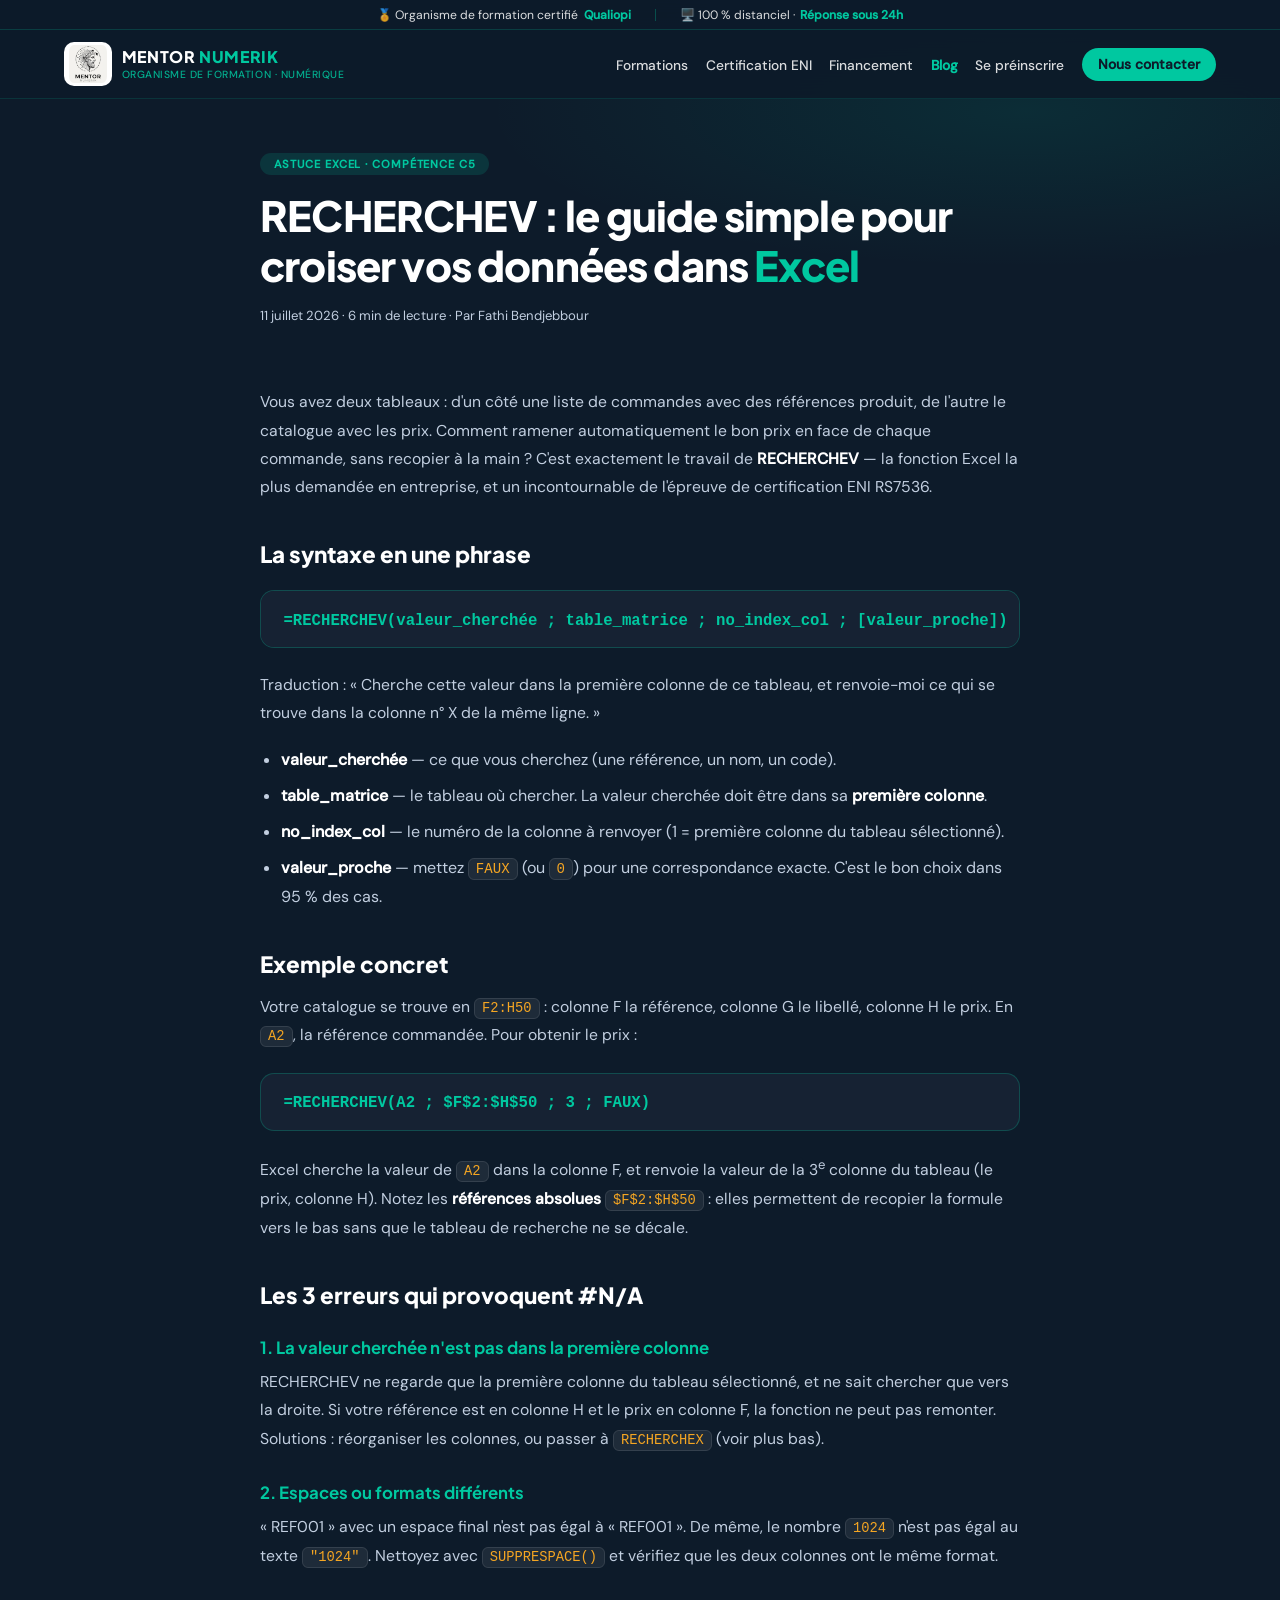
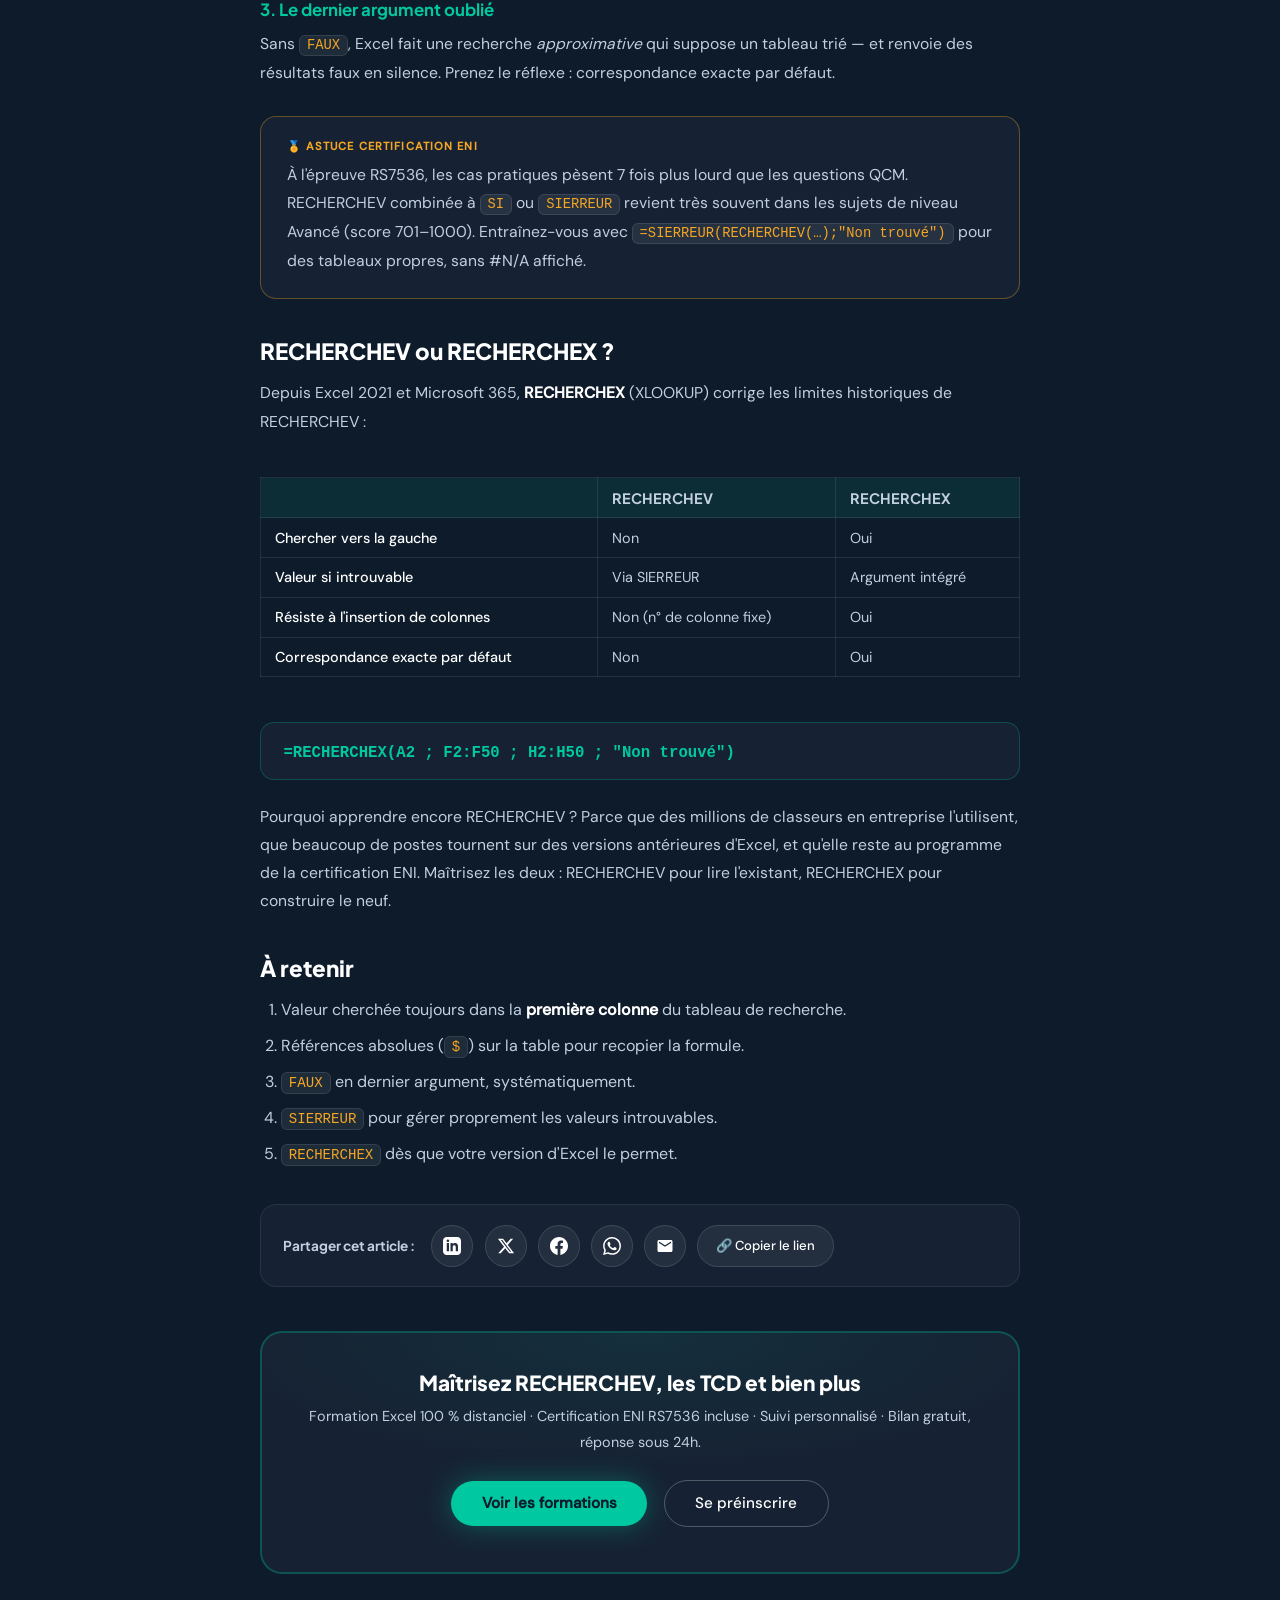
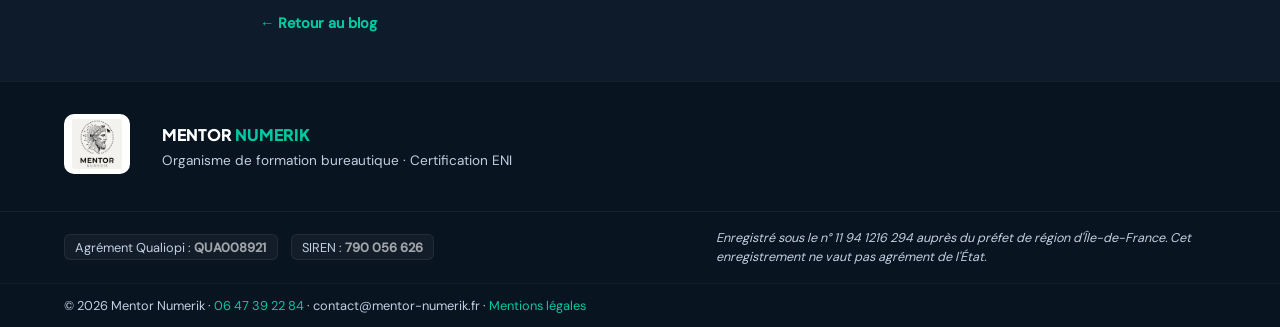
<file: blog/recherchev-excel-guide.html>
<!DOCTYPE html>
<html lang="fr">
<head>
  <link rel="icon" href="/favicon.ico" sizes="any">
  <link rel="icon" type="image/png" sizes="32x32" href="/favicons/favicon-32x32.png">
  <link rel="icon" type="image/png" sizes="16x16" href="/favicons/favicon-16x16.png">
  <link rel="apple-touch-icon" href="/favicons/apple-touch-icon.png">
  <meta charset="UTF-8" />
  <meta name="viewport" content="width=device-width, initial-scale=1.0" />
  <title>RECHERCHEV Excel : le guide simple pour croiser vos données | Mentor Numerik</title>
  <meta name="description" content="Apprenez RECHERCHEV en 5 minutes : syntaxe, exemple concret, les 3 erreurs qui causent #N/A et l'alternative RECHERCHEX. Par Mentor Numerik, centre agréé ENI." />
  <link rel="canonical" href="https://www.mentor-numerik.fr/blog/recherchev-excel-guide.html" />
  <!-- Open Graph : aperçu du lien sur LinkedIn, Facebook, WhatsApp… -->
  <meta property="og:type" content="article" />
  <meta property="og:title" content="RECHERCHEV Excel : le guide simple pour croiser vos données" />
  <meta property="og:description" content="Syntaxe, exemple concret, les 3 erreurs qui causent #N/A et l'alternative RECHERCHEX. Par Mentor Numerik, centre agréé ENI." />
  <meta property="og:url" content="https://www.mentor-numerik.fr/blog/recherchev-excel-guide.html" />
  <meta property="og:image" content="https://www.mentor-numerik.fr/images/logo-mentor.png" />
  <meta property="og:site_name" content="Mentor Numerik" />
  <meta name="twitter:card" content="summary" />
  <!-- Polices auto-hébergées : aucun appel aux serveurs Google, aucune IP transmise (RGPD) -->
  <link rel="preload" href="/fonts/plus-jakarta-sans-latin-800-normal.woff2" as="font" type="font/woff2" crossorigin />
  <link rel="preload" href="/fonts/dm-sans-latin-400-normal.woff2" as="font" type="font/woff2" crossorigin />
  <link rel="stylesheet" href="/fonts/fonts.css" />
  <style>
    :root {
      --navy:    #0d1b2a;
      --ink:     #1a2e42;
      --teal:    #00c8a0;
      --teal-dk: #009e7e;
      --amber:   #f5a623;
      --white:   #ffffff;
      --muted:   #c2cfe0;
      --card-bg: #162233;
    }
    *, *::before, *::after { box-sizing: border-box; margin: 0; padding: 0; }
    html { scroll-behavior: smooth; }
    body { font-family: "DM Sans", sans-serif; background: var(--navy); color: var(--white); overflow-x: hidden; }
    .top-reassurance {
      background: rgba(13,27,42,.98);
      backdrop-filter: blur(16px);
      -webkit-backdrop-filter: blur(16px);
      border-bottom: 1px solid rgba(0,200,160,.2);
      padding: .4rem 5%;
      display: flex; align-items: center; justify-content: center;
      gap: 1.5rem; flex-wrap: nowrap; overflow: hidden;
      font-size: .76rem; color: rgba(255,255,255,.85);
      position: fixed; top: 0; left: 0; right: 0; z-index: 101; height: 30px;
    }
    .top-reassurance span { display: flex; align-items: center; gap: .35rem; white-space: nowrap; flex-shrink: 0; }
    .top-reassurance strong { color: var(--teal); }
    .top-reassurance .sep { width: 1px; height: 12px; background: rgba(0,200,160,.3); flex-shrink: 0; }
    @media (max-width: 600px) {
      .top-reassurance { font-size: .7rem; gap: 0; height: 26px; padding: 0 4%; }
      .top-reassurance .sep { display: none; }
      .top-reassurance .tr-hide-mobile { display: none; }
    }
    nav {
      position: fixed; top: 30px; left: 0; right: 0; z-index: 100;
      display: flex; align-items: center; justify-content: space-between;
      padding: .75rem 5%;
      background: rgba(13,27,42,.95); backdrop-filter: blur(16px);
      border-bottom: 1px solid rgba(0,200,160,.15);
    }
    @media (max-width: 600px) { nav { top: 26px; padding: .6rem 4%; } }
    .nav-logo { display: flex; align-items: center; gap: .6rem; text-decoration: none; flex-shrink: 0; }
    .nav-logo img { height: 44px; width: auto; border-radius: 10px; background: white; padding: 3px 5px; object-fit: contain; }
    @media (max-width: 600px) { .nav-logo img { height: 36px; } .nav-logo { gap: .45rem; } }
    .nav-logo-info { display: flex; flex-direction: column; gap: .1rem; }
    .nav-brand-text { font-family: "Plus Jakarta Sans", sans-serif; font-weight: 800; font-size: 1rem; letter-spacing: .04em; color: var(--white); white-space: nowrap; line-height: 1.2; }
    .nav-brand-text span { color: var(--teal); }
    .nav-brand-sub { font-size: .65rem; color: var(--teal); font-weight: 500; letter-spacing: .05em; text-transform: uppercase; white-space: nowrap; opacity: .85; }
    @media (max-width: 600px) { .nav-brand-text { font-size: .8rem; } .nav-brand-sub { display: none; } }
    .nav-links { list-style: none; display: flex; gap: 1.8rem; align-items: center; }
    .nav-links a { color: rgba(255,255,255,.85); text-decoration: none; font-size: .94rem; font-weight: 500; transition: color .2s; }
    .nav-links a:hover { color: var(--teal); }
    .nav-links a.active { color: var(--teal); font-weight: 700; }
    .nav-cta { background: var(--teal) !important; color: var(--navy) !important; padding: .5rem 1.3rem; border-radius: 50px; font-weight: 700 !important; transition: background .2s !important; }
    .nav-cta:hover { background: var(--teal-dk) !important; }
    .hamburger {
      display: none; background: none; border: none; cursor: pointer;
      padding: .5rem; width: 44px; height: 44px;
      align-items: center; justify-content: center; flex-direction: column;
      flex-shrink: 0; position: relative; z-index: 102;
    }
    .hamburger span { display: block; width: 24px; height: 2px; background: var(--white); margin: 3px 0; border-radius: 2px; transition: .3s; }
    .hamburger.is-open span:nth-child(1) { transform: translateY(8px) rotate(45deg); }
    .hamburger.is-open span:nth-child(2) { opacity: 0; }
    .hamburger.is-open span:nth-child(3) { transform: translateY(-8px) rotate(-45deg); }
    @media (max-width: 1280px) {
      .nav-links { gap: 1.1rem; }
      .nav-links a { font-size: .86rem; }
      .nav-cta { padding: .45rem 1rem; }
    }
    @media (max-width: 1080px) {
      .nav-links { display: none; }
      .nav-links.open {
        display: flex; flex-direction: column;
        position: absolute; top: 100%; left: 0; right: 0;
        background: rgba(13,27,42,.98);
        backdrop-filter: blur(16px); -webkit-backdrop-filter: blur(16px);
        padding: 1.5rem 5%; gap: 1rem;
        border-bottom: 1px solid rgba(0,200,160,.15);
        max-height: calc(100vh - 100%); overflow-y: auto;
      }
      .hamburger { display: flex !important; }
    }
    .article-hero { padding: 9.5rem 5% 3rem; position: relative; overflow: hidden; }
    .article-hero-bg {
      position: absolute; inset: 0; z-index: 0;
      background: radial-gradient(ellipse 60% 60% at 80% 30%, rgba(0,200,160,.1) 0%, transparent 70%);
    }
    .article-hero-content { position: relative; z-index: 1; max-width: 760px; margin: 0 auto; }
    .post-cat {
      display: inline-block;
      padding: .28rem .85rem; border-radius: 50px;
      font-size: .7rem; font-weight: 700; letter-spacing: .08em; text-transform: uppercase;
      background: rgba(0,200,160,.15); color: var(--teal); margin-bottom: 1rem;
    }
    .article-hero h1 {
      font-family: "Plus Jakarta Sans", sans-serif;
      font-size: clamp(1.7rem, 3.5vw, 2.6rem);
      font-weight: 800; line-height: 1.2; letter-spacing: -.02em; margin-bottom: 1rem;
    }
    .article-hero h1 .accent { color: var(--teal); }
    .article-meta { font-size: .82rem; color: var(--muted); }
    article { padding: 1rem 5% 3rem; }
    .article-body { max-width: 760px; margin: 0 auto; }
    .article-body p { color: var(--muted); line-height: 1.8; margin-bottom: 1.2rem; font-size: .98rem; }
    .article-body p strong { color: var(--white); }
    .article-body h2 { font-family: "Plus Jakarta Sans", sans-serif; font-size: 1.4rem; font-weight: 800; margin: 2.4rem 0 .9rem; }
    .article-body h3 { font-family: "Plus Jakarta Sans", sans-serif; font-size: 1.05rem; font-weight: 700; margin: 1.8rem 0 .6rem; color: var(--teal); }
    .article-body ul, .article-body ol { margin: 0 0 1.2rem 1.3rem; color: var(--muted); line-height: 1.8; }
    .article-body li { margin-bottom: .45rem; }
    .article-body li strong { color: var(--white); }
    code {
      font-family: "Courier New", monospace; font-size: .88em;
      background: rgba(255,255,255,.07); border: 1px solid rgba(255,255,255,.1);
      border-radius: 6px; padding: 2px 7px; color: var(--amber); white-space: nowrap;
    }
    .formula {
      background: var(--card-bg); border: 1px solid rgba(0,200,160,.25);
      border-radius: 14px; padding: 1.1rem 1.4rem; margin: 1.4rem 0; overflow-x: auto;
    }
    .formula code { background: none; border: none; color: var(--teal); font-size: .98rem; padding: 0; white-space: pre; font-weight: 700; }
    .encadre {
      background: var(--card-bg); border: 1px solid rgba(245,166,35,.35);
      border-radius: 16px; padding: 1.4rem 1.6rem; margin: 1.8rem 0;
    }
    .encadre .encadre-tag { font-size: .7rem; font-weight: 700; letter-spacing: .1em; text-transform: uppercase; color: var(--amber); margin-bottom: .5rem; }
    .encadre p { margin-bottom: 0 !important; }
    .article-body table { border-collapse: collapse; width: 100%; margin: 1.4rem 0; font-size: .9rem; }
    .article-body th { background: rgba(0,200,160,.1); color: var(--teal); font-family: "Plus Jakarta Sans", sans-serif; font-weight: 700; text-align: left; }
    .article-body th, .article-body td { border: 1px solid rgba(255,255,255,.09); padding: .65rem .9rem; color: var(--muted); }
    .article-body td:first-child { color: var(--white); font-weight: 500; }
    .table-scroll { overflow-x: auto; -webkit-overflow-scrolling: touch; }
    .article-cta {
      background: var(--card-bg); border: 2px solid rgba(0,200,160,.3);
      border-radius: 22px; padding: 2.2rem 2rem; margin: 2.8rem 0 1.5rem;
      text-align: center; position: relative; overflow: hidden;
    }
    .article-cta::before { content: ""; position: absolute; inset: 0; background: radial-gradient(ellipse 80% 80% at 50% 0%, rgba(0,200,160,.08) 0%, transparent 70%); }
    .article-cta h2 { font-family: "Plus Jakarta Sans", sans-serif; font-size: 1.3rem; font-weight: 800; margin: 0 0 .5rem !important; position: relative; z-index: 1; }
    .article-cta p { font-size: .9rem; margin-bottom: 1.5rem !important; position: relative; z-index: 1; }
    .btn-primary {
      display: inline-block; background: var(--teal); color: var(--navy);
      padding: .8rem 1.9rem; border-radius: 50px;
      font-weight: 700; font-size: .95rem; text-decoration: none;
      transition: background .2s, transform .15s, box-shadow .2s;
      box-shadow: 0 0 28px rgba(0,200,160,.35);
      position: relative; z-index: 1; margin: 0 .4rem .6rem;
    }
    .btn-primary:hover { background: var(--teal-dk); transform: translateY(-2px); box-shadow: 0 0 44px rgba(0,200,160,.5); }
    .btn-ghost {
      display: inline-block; border: 1.5px solid rgba(255,255,255,.25); color: var(--white);
      padding: .8rem 1.9rem; border-radius: 50px;
      font-weight: 500; font-size: .95rem; text-decoration: none;
      transition: border-color .2s, background .2s;
      position: relative; z-index: 1; margin: 0 .4rem .6rem;
    }
    .btn-ghost:hover { border-color: var(--teal); background: rgba(0,200,160,.08); }
    .back-link { display: inline-block; color: var(--teal); text-decoration: none; font-weight: 700; font-size: .9rem; margin-top: 1rem; }
    .back-link:hover { text-decoration: underline; }
    .share-bar {
      display: flex; align-items: center; gap: .7rem; flex-wrap: wrap;
      margin: 2.2rem 0 0; padding: 1.2rem 1.4rem;
      background: var(--card-bg); border: 1px solid rgba(255,255,255,.08); border-radius: 16px;
    }
    .share-label { font-family: "Plus Jakarta Sans", sans-serif; font-size: .85rem; font-weight: 700; color: var(--muted); margin-right: .3rem; }
    .share-btn {
      display: inline-flex; align-items: center; justify-content: center; gap: .45rem;
      width: 42px; height: 42px; border-radius: 50%;
      background: rgba(255,255,255,.06); border: 1px solid rgba(255,255,255,.12);
      color: var(--white); cursor: pointer; text-decoration: none;
      transition: background .2s, border-color .2s, transform .15s;
    }
    .share-btn:hover { border-color: var(--teal); background: rgba(0,200,160,.12); transform: translateY(-2px); }
    .share-btn svg { width: 18px; height: 18px; fill: currentColor; }
    .share-copy {
      width: auto; border-radius: 50px; padding: 0 1.1rem; height: 42px;
      font-family: "DM Sans", sans-serif; font-size: .82rem; font-weight: 500;
    }
    .share-copy.copied { border-color: var(--teal); color: var(--teal); }
    footer { background: #091421; border-top: 1px solid rgba(255,255,255,.06); }
    .footer-main { display: flex; flex-wrap: wrap; gap: 2rem; padding: 2rem 5%; align-items: center; justify-content: space-between; border-bottom: 1px solid rgba(255,255,255,.06); }
    .footer-logo img { height: 60px; width: auto; background: white; border-radius: 10px; padding: 5px 8px; object-fit: contain; }
    .footer-info { display: flex; flex-direction: column; gap: .4rem; flex: 1; }
    .footer-info .name { font-family: "Plus Jakarta Sans", sans-serif; font-weight: 800; font-size: 1rem; }
    .footer-info .name span { color: var(--teal); }
    .footer-info small { font-size: .85rem; color: var(--muted); }
    .footer-legal { padding: 1rem 5%; display: flex; flex-wrap: wrap; align-items: center; justify-content: space-between; gap: .8rem; border-bottom: 1px solid rgba(255,255,255,.04); }
    .footer-ids { display: flex; gap: .8rem; flex-wrap: wrap; }
    .footer-ids span { font-size: .8rem; color: var(--muted); background: rgba(255,255,255,.04); border: 1px solid rgba(255,255,255,.07); border-radius: 6px; padding: .22rem .65rem; }
    .footer-ids span strong { color: rgba(255,255,255,.6); }
    .footer-mention { font-size: .79rem; color: var(--muted); max-width: 500px; line-height: 1.55; font-style: italic; }
    .footer-copy { padding: .8rem 5%; }
    .footer-copy p { font-size: .8rem; color: var(--muted); }
    .footer-copy a { color: var(--teal); text-decoration: none; }
    img { max-width: 100%; }
    @media (max-width: 600px) {
      .article-hero { padding: 8rem 4% 2rem; }
      article { padding: .5rem 4% 2.5rem; }
      .footer-main { flex-direction: column; align-items: flex-start; }
    }
  </style>
</head>
<body>
<div class="top-reassurance">
  <span>🏅 Organisme de formation certifié <strong>Qualiopi</strong></span>
  <div class="sep tr-hide-mobile"></div>
  <span class="tr-hide-mobile">🖥️ 100 % distanciel · <strong>Réponse sous 24h</strong></span>
</div>
<nav>
  <a href="../index.html" class="nav-logo">
    <img src="../images/logo-mentor.png" alt="Mentor Numerik" />
    <div class="nav-logo-info">
      <span class="nav-brand-text">MENTOR <span>NUMERIK</span></span>
      <span class="nav-brand-sub">Organisme de formation · Numérique</span>
    </div>
  </a>
  <button class="hamburger" id="hamburger" aria-label="Ouvrir le menu" aria-controls="nav-links" aria-expanded="false">
    <span></span><span></span><span></span>
  </button>
  <ul class="nav-links" id="nav-links">
    <li><a href="../index.html#formations">Formations</a></li>
    <li><a href="../index.html#certification">Certification ENI</a></li>
    <li><a href="../index.html#financement">Financement</a></li>
    <li><a href="../blog.html" class="active">Blog</a></li>
    <li><a href="../questionnaire.html">Se préinscrire</a></li>
    <li><a href="../index.html#contact" class="nav-cta">Nous contacter</a></li>
  </ul>
</nav>

<header class="article-hero">
  <div class="article-hero-bg"></div>
  <div class="article-hero-content">
    <span class="post-cat">Astuce Excel · Compétence C5</span>
    <h1>RECHERCHEV : le guide simple pour croiser vos données dans <span class="accent">Excel</span></h1>
    <div class="article-meta">11 juillet 2026 · 6 min de lecture · Par Fathi Bendjebbour</div>
  </div>
</header>

<article>
  <div class="article-body">

    <p>Vous avez deux tableaux : d'un côté une liste de commandes avec des références produit, de l'autre le catalogue avec les prix. Comment ramener automatiquement le bon prix en face de chaque commande, sans recopier à la main ? C'est exactement le travail de <strong>RECHERCHEV</strong> — la fonction Excel la plus demandée en entreprise, et un incontournable de l'épreuve de certification ENI RS7536.</p>

    <h2>La syntaxe en une phrase</h2>

    <div class="formula"><code>=RECHERCHEV(valeur_cherchée ; table_matrice ; no_index_col ; [valeur_proche])</code></div>

    <p>Traduction : « Cherche cette valeur dans la première colonne de ce tableau, et renvoie-moi ce qui se trouve dans la colonne n° X de la même ligne. »</p>

    <ul>
      <li><strong>valeur_cherchée</strong> — ce que vous cherchez (une référence, un nom, un code).</li>
      <li><strong>table_matrice</strong> — le tableau où chercher. La valeur cherchée doit être dans sa <strong>première colonne</strong>.</li>
      <li><strong>no_index_col</strong> — le numéro de la colonne à renvoyer (1 = première colonne du tableau sélectionné).</li>
      <li><strong>valeur_proche</strong> — mettez <code>FAUX</code> (ou <code>0</code>) pour une correspondance exacte. C'est le bon choix dans 95 % des cas.</li>
    </ul>

    <h2>Exemple concret</h2>

    <p>Votre catalogue se trouve en <code>F2:H50</code> : colonne F la référence, colonne G le libellé, colonne H le prix. En <code>A2</code>, la référence commandée. Pour obtenir le prix :</p>

    <div class="formula"><code>=RECHERCHEV(A2 ; $F$2:$H$50 ; 3 ; FAUX)</code></div>

    <p>Excel cherche la valeur de <code>A2</code> dans la colonne F, et renvoie la valeur de la 3<sup>e</sup> colonne du tableau (le prix, colonne H). Notez les <strong>références absolues</strong> <code>$F$2:$H$50</code> : elles permettent de recopier la formule vers le bas sans que le tableau de recherche ne se décale.</p>

    <h2>Les 3 erreurs qui provoquent #N/A</h2>

    <h3>1. La valeur cherchée n'est pas dans la première colonne</h3>
    <p>RECHERCHEV ne regarde que la première colonne du tableau sélectionné, et ne sait chercher que vers la droite. Si votre référence est en colonne H et le prix en colonne F, la fonction ne peut pas remonter. Solutions : réorganiser les colonnes, ou passer à <code>RECHERCHEX</code> (voir plus bas).</p>

    <h3>2. Espaces ou formats différents</h3>
    <p>« REF001 » avec un espace final n'est pas égal à « REF001 ». De même, le nombre <code>1024</code> n'est pas égal au texte <code>"1024"</code>. Nettoyez avec <code>SUPPRESPACE()</code> et vérifiez que les deux colonnes ont le même format.</p>

    <h3>3. Le dernier argument oublié</h3>
    <p>Sans <code>FAUX</code>, Excel fait une recherche <em>approximative</em> qui suppose un tableau trié — et renvoie des résultats faux en silence. Prenez le réflexe : correspondance exacte par défaut.</p>

    <div class="encadre">
      <div class="encadre-tag">🏅 Astuce certification ENI</div>
      <p>À l'épreuve RS7536, les cas pratiques pèsent 7 fois plus lourd que les questions QCM. RECHERCHEV combinée à <code>SI</code> ou <code>SIERREUR</code> revient très souvent dans les sujets de niveau Avancé (score 701–1000). Entraînez-vous avec <code>=SIERREUR(RECHERCHEV(…);"Non trouvé")</code> pour des tableaux propres, sans #N/A affiché.</p>
    </div>

    <h2>RECHERCHEV ou RECHERCHEX ?</h2>

    <p>Depuis Excel 2021 et Microsoft 365, <strong>RECHERCHEX</strong> (XLOOKUP) corrige les limites historiques de RECHERCHEV :</p>

    <div class="table-scroll">
      <table>
        <tr><th></th><th>RECHERCHEV</th><th>RECHERCHEX</th></tr>
        <tr><td>Chercher vers la gauche</td><td>Non</td><td>Oui</td></tr>
        <tr><td>Valeur si introuvable</td><td>Via SIERREUR</td><td>Argument intégré</td></tr>
        <tr><td>Résiste à l'insertion de colonnes</td><td>Non (n° de colonne fixe)</td><td>Oui</td></tr>
        <tr><td>Correspondance exacte par défaut</td><td>Non</td><td>Oui</td></tr>
      </table>
    </div>

    <div class="formula"><code>=RECHERCHEX(A2 ; F2:F50 ; H2:H50 ; "Non trouvé")</code></div>

    <p>Pourquoi apprendre encore RECHERCHEV ? Parce que des millions de classeurs en entreprise l'utilisent, que beaucoup de postes tournent sur des versions antérieures d'Excel, et qu'elle reste au programme de la certification ENI. Maîtrisez les deux : RECHERCHEV pour lire l'existant, RECHERCHEX pour construire le neuf.</p>

    <h2>À retenir</h2>

    <ol>
      <li>Valeur cherchée toujours dans la <strong>première colonne</strong> du tableau de recherche.</li>
      <li>Références absolues (<code>$</code>) sur la table pour recopier la formule.</li>
      <li><code>FAUX</code> en dernier argument, systématiquement.</li>
      <li><code>SIERREUR</code> pour gérer proprement les valeurs introuvables.</li>
      <li><code>RECHERCHEX</code> dès que votre version d'Excel le permet.</li>
    </ol>

    <!-- Boutons de partage : aucun réglage à faire, les URLs sont générées automatiquement -->
    <div class="share-bar">
      <span class="share-label">Partager cet article :</span>
      <a class="share-btn" data-share="linkedin" href="#" aria-label="Partager sur LinkedIn" title="LinkedIn">
        <svg viewBox="0 0 24 24"><path d="M19 0h-14c-2.76 0-5 2.24-5 5v14c0 2.76 2.24 5 5 5h14c2.76 0 5-2.24 5-5v-14c0-2.76-2.24-5-5-5zm-11 19h-3v-11h3v11zm-1.5-12.27c-.97 0-1.75-.79-1.75-1.76s.78-1.75 1.75-1.75 1.75.78 1.75 1.75-.78 1.76-1.75 1.76zm13.5 12.27h-3v-5.6c0-3.37-4-3.11-4 0v5.6h-3v-11h3v1.77c1.4-2.59 7-2.78 7 2.48v6.75z"/></svg>
      </a>
      <a class="share-btn" data-share="x" href="#" aria-label="Partager sur X (Twitter)" title="X / Twitter">
        <svg viewBox="0 0 24 24"><path d="M18.24 2.25h3.31l-7.23 8.26 8.5 11.24h-6.66l-5.21-6.82-5.97 6.82h-3.31l7.73-8.84-8.16-10.66h6.83l4.71 6.23 5.46-6.23zm-1.16 17.52h1.83l-11.83-15.64h-1.97l11.97 15.64z"/></svg>
      </a>
      <a class="share-btn" data-share="facebook" href="#" aria-label="Partager sur Facebook" title="Facebook">
        <svg viewBox="0 0 24 24"><path d="M24 12.07c0-6.63-5.37-12-12-12s-12 5.37-12 12c0 5.99 4.39 10.95 10.13 11.85v-8.38h-3.05v-3.47h3.05v-2.64c0-3.01 1.79-4.67 4.53-4.67 1.31 0 2.69.23 2.69.23v2.95h-1.52c-1.49 0-1.96.93-1.96 1.88v2.25h3.33l-.53 3.47h-2.8v8.38c5.74-.9 10.13-5.86 10.13-11.85z"/></svg>
      </a>
      <a class="share-btn" data-share="whatsapp" href="#" aria-label="Partager sur WhatsApp" title="WhatsApp">
        <svg viewBox="0 0 24 24"><path d="M17.47 14.38c-.3-.15-1.76-.87-2.03-.97-.27-.1-.47-.15-.67.15-.2.3-.77.97-.94 1.17-.17.2-.35.22-.64.07-.3-.15-1.26-.46-2.4-1.47-.88-.79-1.48-1.76-1.65-2.06-.17-.3-.02-.46.13-.61.13-.13.3-.35.45-.52.15-.17.2-.3.3-.5.1-.2.05-.37-.02-.52-.07-.15-.67-1.62-.92-2.22-.24-.58-.49-.5-.67-.51h-.57c-.2 0-.52.07-.8.37-.27.3-1.04 1.02-1.04 2.5 0 1.47 1.07 2.89 1.22 3.09.15.2 2.11 3.22 5.1 4.51.71.31 1.27.49 1.7.63.72.23 1.37.2 1.88.12.57-.09 1.76-.72 2.01-1.42.25-.7.25-1.29.17-1.42-.07-.13-.27-.2-.57-.35zm-5.42 7.4h-.01a9.87 9.87 0 0 1-5.03-1.38l-.36-.21-3.74.98 1-3.65-.24-.37a9.86 9.86 0 0 1-1.51-5.26c0-5.45 4.44-9.88 9.9-9.88a9.83 9.83 0 0 1 7 2.9 9.83 9.83 0 0 1 2.89 7c0 5.45-4.44 9.88-9.9 9.88zm8.42-18.3a11.82 11.82 0 0 0-8.42-3.49c-6.56 0-11.9 5.33-11.9 11.89 0 2.1.55 4.14 1.59 5.94l-1.69 6.16 6.31-1.65a11.9 11.9 0 0 0 5.68 1.44h.01c6.55 0 11.89-5.33 11.89-11.89 0-3.18-1.24-6.16-3.47-8.4z"/></svg>
      </a>
      <a class="share-btn" data-share="email" href="#" aria-label="Partager par e-mail" title="E-mail">
        <svg viewBox="0 0 24 24"><path d="M20 4h-16c-1.1 0-1.99.9-1.99 2l-.01 12c0 1.1.9 2 2 2h16c1.1 0 2-.9 2-2v-12c0-1.1-.9-2-2-2zm0 4-8 5-8-5v-2l8 5 8-5v2z"/></svg>
      </a>
      <button class="share-btn share-copy" id="share-copy" type="button" aria-label="Copier le lien">🔗 Copier le lien</button>
    </div>

    <div class="article-cta">
      <h2>Maîtrisez RECHERCHEV, les TCD et bien plus</h2>
      <p>Formation Excel 100 % distanciel · Certification ENI RS7536 incluse · Suivi personnalisé · Bilan gratuit, réponse sous 24h.</p>
      <a href="../index.html#formations" class="btn-primary">Voir les formations</a>
      <a href="../questionnaire.html" class="btn-ghost">Se préinscrire</a>
    </div>

    <a href="../blog.html" class="back-link">← Retour au blog</a>

  </div>
</article>

<footer>
  <div class="footer-main">
    <div class="footer-logo">
      <img src="../images/logo-mentor.png" alt="Mentor Numerik" />
    </div>
    <div class="footer-info">
      <div class="name">MENTOR <span>NUMERIK</span></div>
      <small>Organisme de formation bureautique · Certification ENI</small>
    </div>
  </div>
  <div class="footer-legal">
    <div class="footer-ids">
      <span>Agrément Qualiopi : <strong>QUA008921</strong></span>
      <span>SIREN : <strong>790 056 626</strong></span>
    </div>
    <p class="footer-mention">Enregistré sous le n° 11 94 1216 294 auprès du préfet de région d'Île-de-France. Cet enregistrement ne vaut pas agrément de l'État.</p>
  </div>
  <div class="footer-copy">
    <p>© 2026 Mentor Numerik · <a href="tel:+33647392284">06 47 39 22 84</a> · contact@mentor-numerik.fr · <a href="../mentions-legales.html">Mentions légales</a></p>
  </div>
</footer>

<script>
  const btn = document.getElementById('hamburger');
  const menu = document.getElementById('nav-links');
  function setMenu(open){
    menu.classList.toggle('open', open);
    btn.classList.toggle('is-open', open);
    btn.setAttribute('aria-expanded', open ? 'true' : 'false');
  }
  btn.addEventListener('click', () => setMenu(!menu.classList.contains('open')));
  menu.querySelectorAll('a').forEach(a => a.addEventListener('click', () => setMenu(false)));

  // Partage : les URLs sont générées automatiquement depuis la page courante
  const pageUrl = encodeURIComponent(location.href);
  const pageTitle = encodeURIComponent(document.title);
  const shareUrls = {
    linkedin: `https://www.linkedin.com/sharing/share-offsite/?url=${pageUrl}`,
    x: `https://twitter.com/intent/tweet?url=${pageUrl}&text=${pageTitle}`,
    facebook: `https://www.facebook.com/sharer/sharer.php?u=${pageUrl}`,
    whatsapp: `https://wa.me/?text=${pageTitle}%20${pageUrl}`,
    email: `mailto:?subject=${pageTitle}&body=${pageUrl}`
  };
  document.querySelectorAll('[data-share]').forEach(a => {
    a.addEventListener('click', e => {
      e.preventDefault();
      const url = shareUrls[a.dataset.share];
      if (a.dataset.share === 'email') { location.href = url; return; }
      window.open(url, 'partager', 'width=600,height=520,noopener');
    });
  });
  const copyBtn = document.getElementById('share-copy');
  copyBtn.addEventListener('click', async () => {
    try {
      await navigator.clipboard.writeText(location.href);
      copyBtn.textContent = '✓ Lien copié !';
      copyBtn.classList.add('copied');
      setTimeout(() => { copyBtn.textContent = '🔗 Copier le lien'; copyBtn.classList.remove('copied'); }, 2000);
    } catch (err) {
      prompt('Copiez le lien :', location.href);
    }
  });
</script>
</body>
</html>
</file>
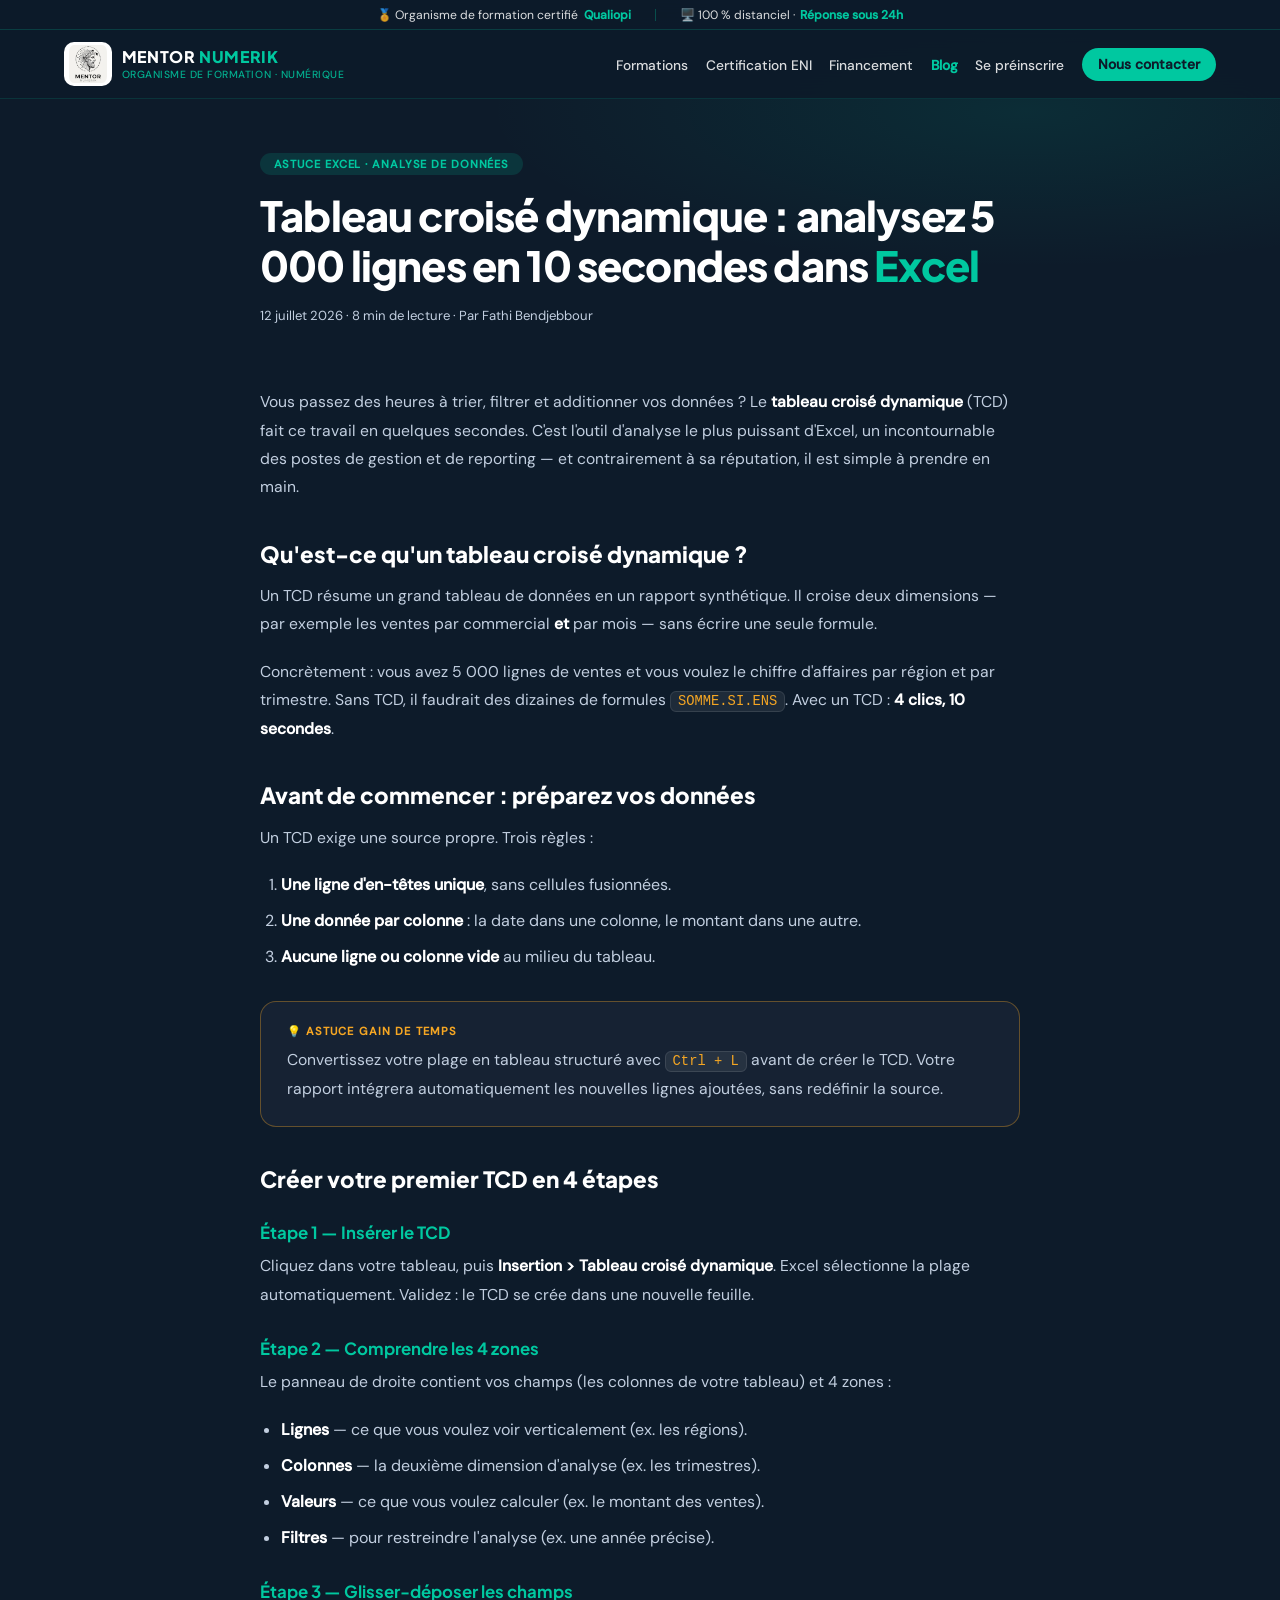
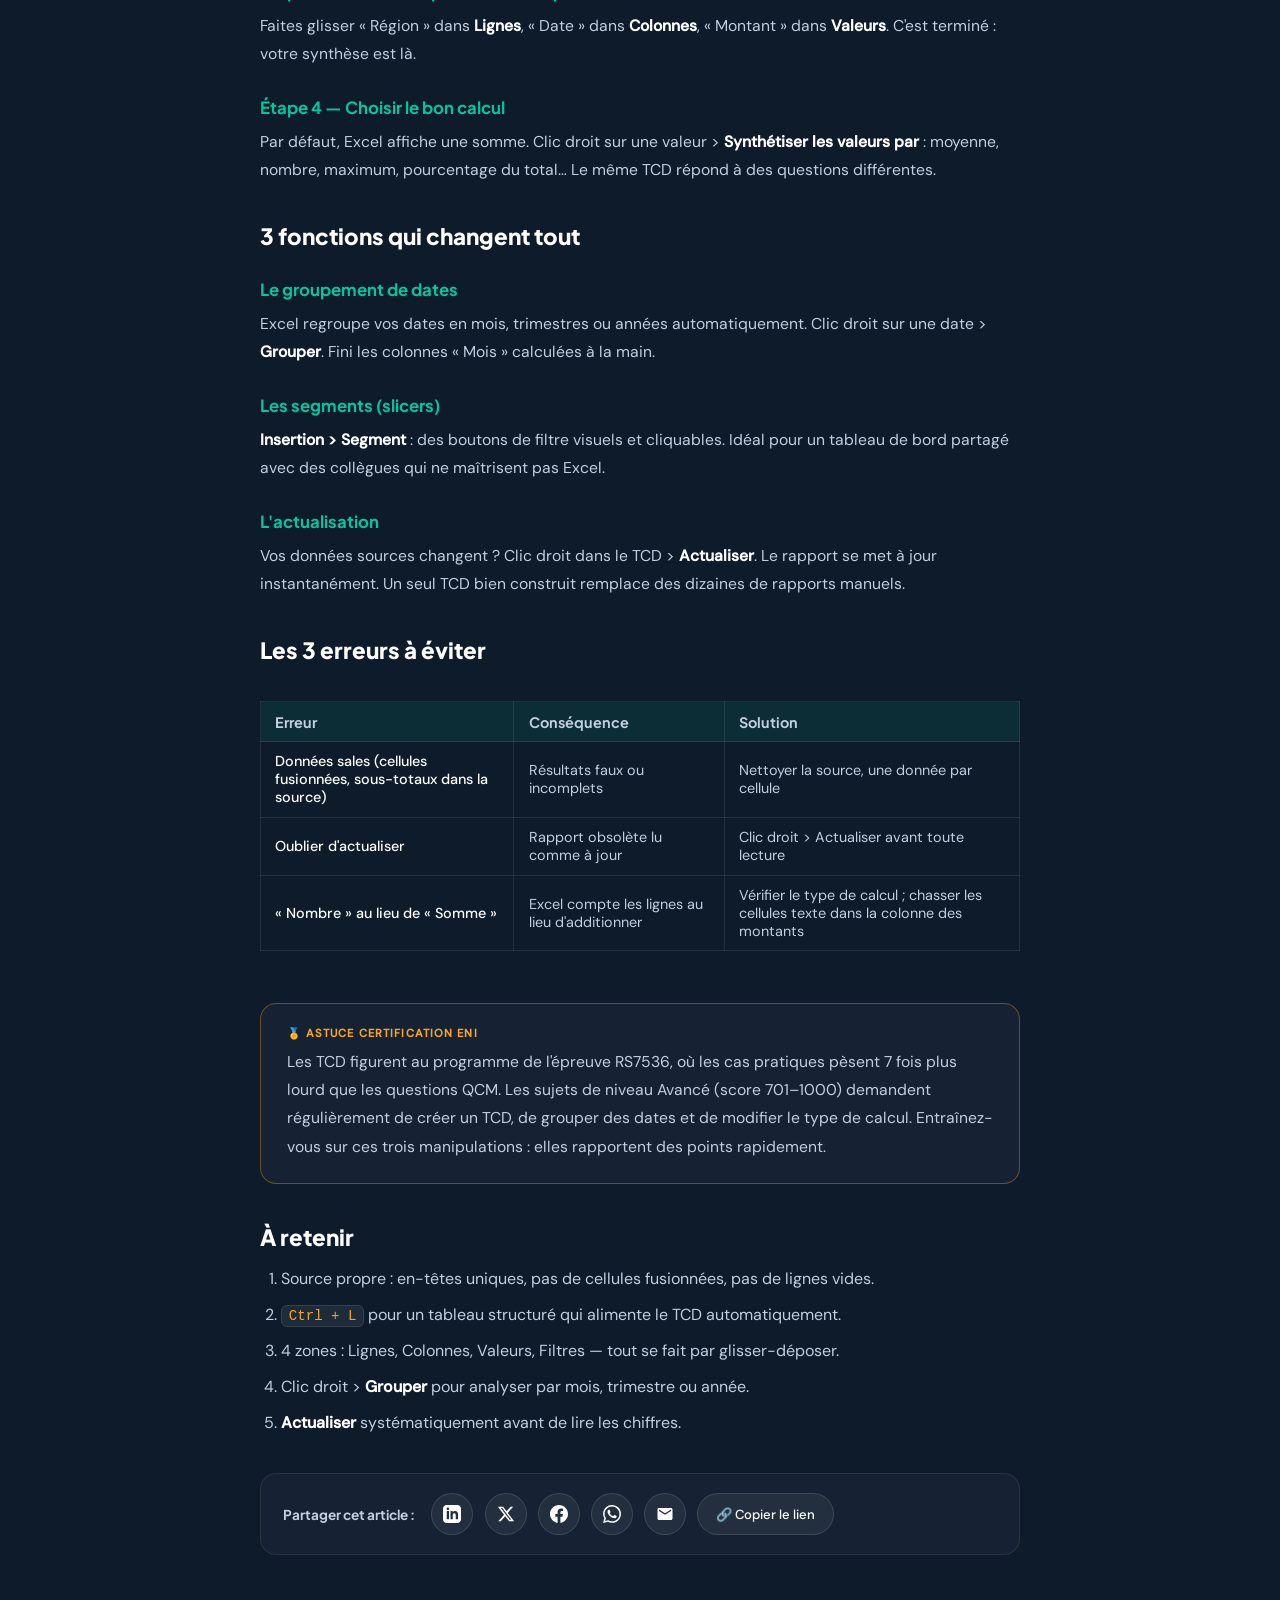
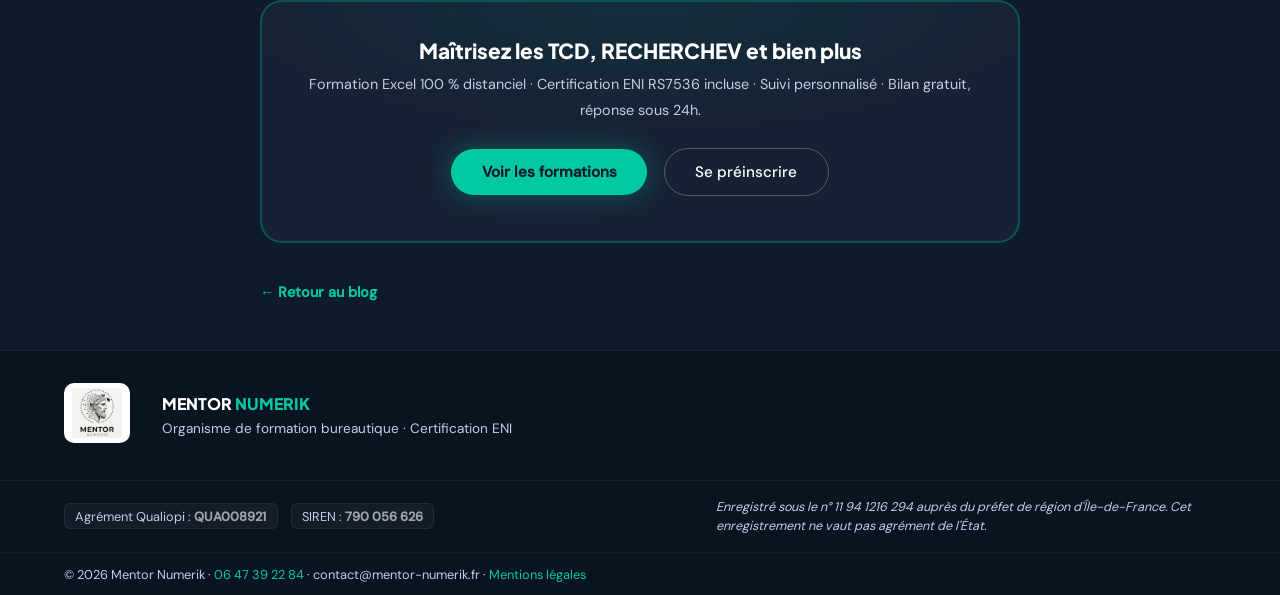
<file: blog/tableaux-croises-dynamiques-excel.html>
<!DOCTYPE html>
<html lang="fr">
<head>
  <link rel="icon" href="/favicon.ico" sizes="any">
  <link rel="icon" type="image/png" sizes="32x32" href="/favicons/favicon-32x32.png">
  <link rel="icon" type="image/png" sizes="16x16" href="/favicons/favicon-16x16.png">
  <link rel="apple-touch-icon" href="/favicons/apple-touch-icon.png">
  <meta charset="UTF-8" />
  <meta name="viewport" content="width=device-width, initial-scale=1.0" />
  <title>Tableau croisé dynamique Excel : le tutoriel simple en 4 étapes | Mentor Numerik</title>
  <meta name="description" content="Créez votre premier tableau croisé dynamique en 4 étapes : préparation des données, zones, calculs, segments. Les 3 erreurs à éviter. Par Mentor Numerik, centre agréé ENI." />
  <link rel="canonical" href="https://www.mentor-numerik.fr/blog/tableaux-croises-dynamiques-excel.html" />
  <!-- Open Graph : aperçu du lien sur LinkedIn, Facebook, WhatsApp… -->
  <meta property="og:type" content="article" />
  <meta property="og:title" content="Tableau croisé dynamique Excel : le tutoriel simple en 4 étapes" />
  <meta property="og:description" content="Préparation des données, les 4 zones, segments et actualisation : analysez 5 000 lignes en 10 secondes. Par Mentor Numerik, centre agréé ENI." />
  <meta property="og:url" content="https://www.mentor-numerik.fr/blog/tableaux-croises-dynamiques-excel.html" />
  <meta property="og:image" content="https://www.mentor-numerik.fr/images/logo-mentor.png" />
  <meta property="og:site_name" content="Mentor Numerik" />
  <meta name="twitter:card" content="summary" />
  <!-- Polices auto-hébergées : aucun appel aux serveurs Google, aucune IP transmise (RGPD) -->
  <link rel="preload" href="/fonts/plus-jakarta-sans-latin-800-normal.woff2" as="font" type="font/woff2" crossorigin />
  <link rel="preload" href="/fonts/dm-sans-latin-400-normal.woff2" as="font" type="font/woff2" crossorigin />
  <link rel="stylesheet" href="/fonts/fonts.css" />
  <style>
    :root {
      --navy:    #0d1b2a;
      --ink:     #1a2e42;
      --teal:    #00c8a0;
      --teal-dk: #009e7e;
      --amber:   #f5a623;
      --white:   #ffffff;
      --muted:   #c2cfe0;
      --card-bg: #162233;
    }
    *, *::before, *::after { box-sizing: border-box; margin: 0; padding: 0; }
    html { scroll-behavior: smooth; }
    body { font-family: "DM Sans", sans-serif; background: var(--navy); color: var(--white); overflow-x: hidden; }
    .top-reassurance {
      background: rgba(13,27,42,.98);
      backdrop-filter: blur(16px);
      -webkit-backdrop-filter: blur(16px);
      border-bottom: 1px solid rgba(0,200,160,.2);
      padding: .4rem 5%;
      display: flex; align-items: center; justify-content: center;
      gap: 1.5rem; flex-wrap: nowrap; overflow: hidden;
      font-size: .76rem; color: rgba(255,255,255,.85);
      position: fixed; top: 0; left: 0; right: 0; z-index: 101; height: 30px;
    }
    .top-reassurance span { display: flex; align-items: center; gap: .35rem; white-space: nowrap; flex-shrink: 0; }
    .top-reassurance strong { color: var(--teal); }
    .top-reassurance .sep { width: 1px; height: 12px; background: rgba(0,200,160,.3); flex-shrink: 0; }
    @media (max-width: 600px) {
      .top-reassurance { font-size: .7rem; gap: 0; height: 26px; padding: 0 4%; }
      .top-reassurance .sep { display: none; }
      .top-reassurance .tr-hide-mobile { display: none; }
    }
    nav {
      position: fixed; top: 30px; left: 0; right: 0; z-index: 100;
      display: flex; align-items: center; justify-content: space-between;
      padding: .75rem 5%;
      background: rgba(13,27,42,.95); backdrop-filter: blur(16px);
      border-bottom: 1px solid rgba(0,200,160,.15);
    }
    @media (max-width: 600px) { nav { top: 26px; padding: .6rem 4%; } }
    .nav-logo { display: flex; align-items: center; gap: .6rem; text-decoration: none; flex-shrink: 0; }
    .nav-logo img { height: 44px; width: auto; border-radius: 10px; background: white; padding: 3px 5px; object-fit: contain; }
    @media (max-width: 600px) { .nav-logo img { height: 36px; } .nav-logo { gap: .45rem; } }
    .nav-logo-info { display: flex; flex-direction: column; gap: .1rem; }
    .nav-brand-text { font-family: "Plus Jakarta Sans", sans-serif; font-weight: 800; font-size: 1rem; letter-spacing: .04em; color: var(--white); white-space: nowrap; line-height: 1.2; }
    .nav-brand-text span { color: var(--teal); }
    .nav-brand-sub { font-size: .65rem; color: var(--teal); font-weight: 500; letter-spacing: .05em; text-transform: uppercase; white-space: nowrap; opacity: .85; }
    @media (max-width: 600px) { .nav-brand-text { font-size: .8rem; } .nav-brand-sub { display: none; } }
    .nav-links { list-style: none; display: flex; gap: 1.8rem; align-items: center; }
    .nav-links a { color: rgba(255,255,255,.85); text-decoration: none; font-size: .94rem; font-weight: 500; transition: color .2s; }
    .nav-links a:hover { color: var(--teal); }
    .nav-links a.active { color: var(--teal); font-weight: 700; }
    .nav-cta { background: var(--teal) !important; color: var(--navy) !important; padding: .5rem 1.3rem; border-radius: 50px; font-weight: 700 !important; transition: background .2s !important; }
    .nav-cta:hover { background: var(--teal-dk) !important; }
    .hamburger {
      display: none; background: none; border: none; cursor: pointer;
      padding: .5rem; width: 44px; height: 44px;
      align-items: center; justify-content: center; flex-direction: column;
      flex-shrink: 0; position: relative; z-index: 102;
    }
    .hamburger span { display: block; width: 24px; height: 2px; background: var(--white); margin: 3px 0; border-radius: 2px; transition: .3s; }
    .hamburger.is-open span:nth-child(1) { transform: translateY(8px) rotate(45deg); }
    .hamburger.is-open span:nth-child(2) { opacity: 0; }
    .hamburger.is-open span:nth-child(3) { transform: translateY(-8px) rotate(-45deg); }
    @media (max-width: 1280px) {
      .nav-links { gap: 1.1rem; }
      .nav-links a { font-size: .86rem; }
      .nav-cta { padding: .45rem 1rem; }
    }
    @media (max-width: 1080px) {
      .nav-links { display: none; }
      .nav-links.open {
        display: flex; flex-direction: column;
        position: absolute; top: 100%; left: 0; right: 0;
        background: rgba(13,27,42,.98);
        backdrop-filter: blur(16px); -webkit-backdrop-filter: blur(16px);
        padding: 1.5rem 5%; gap: 1rem;
        border-bottom: 1px solid rgba(0,200,160,.15);
        max-height: calc(100vh - 100%); overflow-y: auto;
      }
      .hamburger { display: flex !important; }
    }
    .article-hero { padding: 9.5rem 5% 3rem; position: relative; overflow: hidden; }
    .article-hero-bg {
      position: absolute; inset: 0; z-index: 0;
      background: radial-gradient(ellipse 60% 60% at 80% 30%, rgba(0,200,160,.1) 0%, transparent 70%);
    }
    .article-hero-content { position: relative; z-index: 1; max-width: 760px; margin: 0 auto; }
    .post-cat {
      display: inline-block;
      padding: .28rem .85rem; border-radius: 50px;
      font-size: .7rem; font-weight: 700; letter-spacing: .08em; text-transform: uppercase;
      background: rgba(0,200,160,.15); color: var(--teal); margin-bottom: 1rem;
    }
    .article-hero h1 {
      font-family: "Plus Jakarta Sans", sans-serif;
      font-size: clamp(1.7rem, 3.5vw, 2.6rem);
      font-weight: 800; line-height: 1.2; letter-spacing: -.02em; margin-bottom: 1rem;
    }
    .article-hero h1 .accent { color: var(--teal); }
    .article-meta { font-size: .82rem; color: var(--muted); }
    article { padding: 1rem 5% 3rem; }
    .article-body { max-width: 760px; margin: 0 auto; }
    .article-body p { color: var(--muted); line-height: 1.8; margin-bottom: 1.2rem; font-size: .98rem; }
    .article-body p strong { color: var(--white); }
    .article-body h2 { font-family: "Plus Jakarta Sans", sans-serif; font-size: 1.4rem; font-weight: 800; margin: 2.4rem 0 .9rem; }
    .article-body h3 { font-family: "Plus Jakarta Sans", sans-serif; font-size: 1.05rem; font-weight: 700; margin: 1.8rem 0 .6rem; color: var(--teal); }
    .article-body ul, .article-body ol { margin: 0 0 1.2rem 1.3rem; color: var(--muted); line-height: 1.8; }
    .article-body li { margin-bottom: .45rem; }
    .article-body li strong { color: var(--white); }
    code {
      font-family: "Courier New", monospace; font-size: .88em;
      background: rgba(255,255,255,.07); border: 1px solid rgba(255,255,255,.1);
      border-radius: 6px; padding: 2px 7px; color: var(--amber); white-space: nowrap;
    }
    .formula {
      background: var(--card-bg); border: 1px solid rgba(0,200,160,.25);
      border-radius: 14px; padding: 1.1rem 1.4rem; margin: 1.4rem 0; overflow-x: auto;
    }
    .formula code { background: none; border: none; color: var(--teal); font-size: .98rem; padding: 0; white-space: pre; font-weight: 700; }
    .encadre {
      background: var(--card-bg); border: 1px solid rgba(245,166,35,.35);
      border-radius: 16px; padding: 1.4rem 1.6rem; margin: 1.8rem 0;
    }
    .encadre .encadre-tag { font-size: .7rem; font-weight: 700; letter-spacing: .1em; text-transform: uppercase; color: var(--amber); margin-bottom: .5rem; }
    .encadre p { margin-bottom: 0 !important; }
    .article-body table { border-collapse: collapse; width: 100%; margin: 1.4rem 0; font-size: .9rem; }
    .article-body th { background: rgba(0,200,160,.1); color: var(--teal); font-family: "Plus Jakarta Sans", sans-serif; font-weight: 700; text-align: left; }
    .article-body th, .article-body td { border: 1px solid rgba(255,255,255,.09); padding: .65rem .9rem; color: var(--muted); }
    .article-body td:first-child { color: var(--white); font-weight: 500; }
    .table-scroll { overflow-x: auto; -webkit-overflow-scrolling: touch; }
    .article-cta {
      background: var(--card-bg); border: 2px solid rgba(0,200,160,.3);
      border-radius: 22px; padding: 2.2rem 2rem; margin: 2.8rem 0 1.5rem;
      text-align: center; position: relative; overflow: hidden;
    }
    .article-cta::before { content: ""; position: absolute; inset: 0; background: radial-gradient(ellipse 80% 80% at 50% 0%, rgba(0,200,160,.08) 0%, transparent 70%); }
    .article-cta h2 { font-family: "Plus Jakarta Sans", sans-serif; font-size: 1.3rem; font-weight: 800; margin: 0 0 .5rem !important; position: relative; z-index: 1; }
    .article-cta p { font-size: .9rem; margin-bottom: 1.5rem !important; position: relative; z-index: 1; }
    .btn-primary {
      display: inline-block; background: var(--teal); color: var(--navy);
      padding: .8rem 1.9rem; border-radius: 50px;
      font-weight: 700; font-size: .95rem; text-decoration: none;
      transition: background .2s, transform .15s, box-shadow .2s;
      box-shadow: 0 0 28px rgba(0,200,160,.35);
      position: relative; z-index: 1; margin: 0 .4rem .6rem;
    }
    .btn-primary:hover { background: var(--teal-dk); transform: translateY(-2px); box-shadow: 0 0 44px rgba(0,200,160,.5); }
    .btn-ghost {
      display: inline-block; border: 1.5px solid rgba(255,255,255,.25); color: var(--white);
      padding: .8rem 1.9rem; border-radius: 50px;
      font-weight: 500; font-size: .95rem; text-decoration: none;
      transition: border-color .2s, background .2s;
      position: relative; z-index: 1; margin: 0 .4rem .6rem;
    }
    .btn-ghost:hover { border-color: var(--teal); background: rgba(0,200,160,.08); }
    .back-link { display: inline-block; color: var(--teal); text-decoration: none; font-weight: 700; font-size: .9rem; margin-top: 1rem; }
    .back-link:hover { text-decoration: underline; }
    .share-bar {
      display: flex; align-items: center; gap: .7rem; flex-wrap: wrap;
      margin: 2.2rem 0 0; padding: 1.2rem 1.4rem;
      background: var(--card-bg); border: 1px solid rgba(255,255,255,.08); border-radius: 16px;
    }
    .share-label { font-family: "Plus Jakarta Sans", sans-serif; font-size: .85rem; font-weight: 700; color: var(--muted); margin-right: .3rem; }
    .share-btn {
      display: inline-flex; align-items: center; justify-content: center; gap: .45rem;
      width: 42px; height: 42px; border-radius: 50%;
      background: rgba(255,255,255,.06); border: 1px solid rgba(255,255,255,.12);
      color: var(--white); cursor: pointer; text-decoration: none;
      transition: background .2s, border-color .2s, transform .15s;
    }
    .share-btn:hover { border-color: var(--teal); background: rgba(0,200,160,.12); transform: translateY(-2px); }
    .share-btn svg { width: 18px; height: 18px; fill: currentColor; }
    .share-copy {
      width: auto; border-radius: 50px; padding: 0 1.1rem; height: 42px;
      font-family: "DM Sans", sans-serif; font-size: .82rem; font-weight: 500;
    }
    .share-copy.copied { border-color: var(--teal); color: var(--teal); }
    footer { background: #091421; border-top: 1px solid rgba(255,255,255,.06); }
    .footer-main { display: flex; flex-wrap: wrap; gap: 2rem; padding: 2rem 5%; align-items: center; justify-content: space-between; border-bottom: 1px solid rgba(255,255,255,.06); }
    .footer-logo img { height: 60px; width: auto; background: white; border-radius: 10px; padding: 5px 8px; object-fit: contain; }
    .footer-info { display: flex; flex-direction: column; gap: .4rem; flex: 1; }
    .footer-info .name { font-family: "Plus Jakarta Sans", sans-serif; font-weight: 800; font-size: 1rem; }
    .footer-info .name span { color: var(--teal); }
    .footer-info small { font-size: .85rem; color: var(--muted); }
    .footer-legal { padding: 1rem 5%; display: flex; flex-wrap: wrap; align-items: center; justify-content: space-between; gap: .8rem; border-bottom: 1px solid rgba(255,255,255,.04); }
    .footer-ids { display: flex; gap: .8rem; flex-wrap: wrap; }
    .footer-ids span { font-size: .8rem; color: var(--muted); background: rgba(255,255,255,.04); border: 1px solid rgba(255,255,255,.07); border-radius: 6px; padding: .22rem .65rem; }
    .footer-ids span strong { color: rgba(255,255,255,.6); }
    .footer-mention { font-size: .79rem; color: var(--muted); max-width: 500px; line-height: 1.55; font-style: italic; }
    .footer-copy { padding: .8rem 5%; }
    .footer-copy p { font-size: .8rem; color: var(--muted); }
    .footer-copy a { color: var(--teal); text-decoration: none; }
    img { max-width: 100%; }
    @media (max-width: 600px) {
      .article-hero { padding: 8rem 4% 2rem; }
      article { padding: .5rem 4% 2.5rem; }
      .footer-main { flex-direction: column; align-items: flex-start; }
    }
  </style>
</head>
<body>
<div class="top-reassurance">
  <span>🏅 Organisme de formation certifié <strong>Qualiopi</strong></span>
  <div class="sep tr-hide-mobile"></div>
  <span class="tr-hide-mobile">🖥️ 100 % distanciel · <strong>Réponse sous 24h</strong></span>
</div>
<nav>
  <a href="../index.html" class="nav-logo">
    <img src="../images/logo-mentor.png" alt="Mentor Numerik" />
    <div class="nav-logo-info">
      <span class="nav-brand-text">MENTOR <span>NUMERIK</span></span>
      <span class="nav-brand-sub">Organisme de formation · Numérique</span>
    </div>
  </a>
  <button class="hamburger" id="hamburger" aria-label="Ouvrir le menu" aria-controls="nav-links" aria-expanded="false">
    <span></span><span></span><span></span>
  </button>
  <ul class="nav-links" id="nav-links">
    <li><a href="../index.html#formations">Formations</a></li>
    <li><a href="../index.html#certification">Certification ENI</a></li>
    <li><a href="../index.html#financement">Financement</a></li>
    <li><a href="../blog.html" class="active">Blog</a></li>
    <li><a href="../questionnaire.html">Se préinscrire</a></li>
    <li><a href="../index.html#contact" class="nav-cta">Nous contacter</a></li>
  </ul>
</nav>

<header class="article-hero">
  <div class="article-hero-bg"></div>
  <div class="article-hero-content">
    <span class="post-cat">Astuce Excel · Analyse de données</span>
    <h1>Tableau croisé dynamique : analysez 5 000 lignes en 10 secondes dans <span class="accent">Excel</span></h1>
    <div class="article-meta">12 juillet 2026 · 8 min de lecture · Par Fathi Bendjebbour</div>
  </div>
</header>

<article>
  <div class="article-body">

    <p>Vous passez des heures à trier, filtrer et additionner vos données ? Le <strong>tableau croisé dynamique</strong> (TCD) fait ce travail en quelques secondes. C'est l'outil d'analyse le plus puissant d'Excel, un incontournable des postes de gestion et de reporting — et contrairement à sa réputation, il est simple à prendre en main.</p>

    <h2>Qu'est-ce qu'un tableau croisé dynamique ?</h2>

    <p>Un TCD résume un grand tableau de données en un rapport synthétique. Il croise deux dimensions — par exemple les ventes par commercial <strong>et</strong> par mois — sans écrire une seule formule.</p>

    <p>Concrètement : vous avez 5 000 lignes de ventes et vous voulez le chiffre d'affaires par région et par trimestre. Sans TCD, il faudrait des dizaines de formules <code>SOMME.SI.ENS</code>. Avec un TCD : <strong>4 clics, 10 secondes</strong>.</p>

    <h2>Avant de commencer : préparez vos données</h2>

    <p>Un TCD exige une source propre. Trois règles :</p>

    <ol>
      <li><strong>Une ligne d'en-têtes unique</strong>, sans cellules fusionnées.</li>
      <li><strong>Une donnée par colonne</strong> : la date dans une colonne, le montant dans une autre.</li>
      <li><strong>Aucune ligne ou colonne vide</strong> au milieu du tableau.</li>
    </ol>

    <div class="encadre">
      <div class="encadre-tag">💡 Astuce gain de temps</div>
      <p>Convertissez votre plage en tableau structuré avec <code>Ctrl + L</code> avant de créer le TCD. Votre rapport intégrera automatiquement les nouvelles lignes ajoutées, sans redéfinir la source.</p>
    </div>

    <h2>Créer votre premier TCD en 4 étapes</h2>

    <h3>Étape 1 — Insérer le TCD</h3>
    <p>Cliquez dans votre tableau, puis <strong>Insertion &gt; Tableau croisé dynamique</strong>. Excel sélectionne la plage automatiquement. Validez : le TCD se crée dans une nouvelle feuille.</p>

    <h3>Étape 2 — Comprendre les 4 zones</h3>
    <p>Le panneau de droite contient vos champs (les colonnes de votre tableau) et 4 zones :</p>
    <ul>
      <li><strong>Lignes</strong> — ce que vous voulez voir verticalement (ex. les régions).</li>
      <li><strong>Colonnes</strong> — la deuxième dimension d'analyse (ex. les trimestres).</li>
      <li><strong>Valeurs</strong> — ce que vous voulez calculer (ex. le montant des ventes).</li>
      <li><strong>Filtres</strong> — pour restreindre l'analyse (ex. une année précise).</li>
    </ul>

    <h3>Étape 3 — Glisser-déposer les champs</h3>
    <p>Faites glisser « Région » dans <strong>Lignes</strong>, « Date » dans <strong>Colonnes</strong>, « Montant » dans <strong>Valeurs</strong>. C'est terminé : votre synthèse est là.</p>

    <h3>Étape 4 — Choisir le bon calcul</h3>
    <p>Par défaut, Excel affiche une somme. Clic droit sur une valeur &gt; <strong>Synthétiser les valeurs par</strong> : moyenne, nombre, maximum, pourcentage du total… Le même TCD répond à des questions différentes.</p>

    <h2>3 fonctions qui changent tout</h2>

    <h3>Le groupement de dates</h3>
    <p>Excel regroupe vos dates en mois, trimestres ou années automatiquement. Clic droit sur une date &gt; <strong>Grouper</strong>. Fini les colonnes « Mois » calculées à la main.</p>

    <h3>Les segments (slicers)</h3>
    <p><strong>Insertion &gt; Segment</strong> : des boutons de filtre visuels et cliquables. Idéal pour un tableau de bord partagé avec des collègues qui ne maîtrisent pas Excel.</p>

    <h3>L'actualisation</h3>
    <p>Vos données sources changent ? Clic droit dans le TCD &gt; <strong>Actualiser</strong>. Le rapport se met à jour instantanément. Un seul TCD bien construit remplace des dizaines de rapports manuels.</p>

    <h2>Les 3 erreurs à éviter</h2>

    <div class="table-scroll">
      <table>
        <tr><th>Erreur</th><th>Conséquence</th><th>Solution</th></tr>
        <tr><td>Données sales (cellules fusionnées, sous-totaux dans la source)</td><td>Résultats faux ou incomplets</td><td>Nettoyer la source, une donnée par cellule</td></tr>
        <tr><td>Oublier d'actualiser</td><td>Rapport obsolète lu comme à jour</td><td>Clic droit &gt; Actualiser avant toute lecture</td></tr>
        <tr><td>« Nombre » au lieu de « Somme »</td><td>Excel compte les lignes au lieu d'additionner</td><td>Vérifier le type de calcul ; chasser les cellules texte dans la colonne des montants</td></tr>
      </table>
    </div>

    <div class="encadre">
      <div class="encadre-tag">🏅 Astuce certification ENI</div>
      <p>Les TCD figurent au programme de l'épreuve RS7536, où les cas pratiques pèsent 7 fois plus lourd que les questions QCM. Les sujets de niveau Avancé (score 701–1000) demandent régulièrement de créer un TCD, de grouper des dates et de modifier le type de calcul. Entraînez-vous sur ces trois manipulations : elles rapportent des points rapidement.</p>
    </div>

    <h2>À retenir</h2>

    <ol>
      <li>Source propre : en-têtes uniques, pas de cellules fusionnées, pas de lignes vides.</li>
      <li><code>Ctrl + L</code> pour un tableau structuré qui alimente le TCD automatiquement.</li>
      <li>4 zones : Lignes, Colonnes, Valeurs, Filtres — tout se fait par glisser-déposer.</li>
      <li>Clic droit &gt; <strong>Grouper</strong> pour analyser par mois, trimestre ou année.</li>
      <li><strong>Actualiser</strong> systématiquement avant de lire les chiffres.</li>
    </ol>

    <!-- Boutons de partage : aucun réglage à faire, les URLs sont générées automatiquement -->
    <div class="share-bar">
      <span class="share-label">Partager cet article :</span>
      <a class="share-btn" data-share="linkedin" href="#" aria-label="Partager sur LinkedIn" title="LinkedIn">
        <svg viewBox="0 0 24 24"><path d="M19 0h-14c-2.76 0-5 2.24-5 5v14c0 2.76 2.24 5 5 5h14c2.76 0 5-2.24 5-5v-14c0-2.76-2.24-5-5-5zm-11 19h-3v-11h3v11zm-1.5-12.27c-.97 0-1.75-.79-1.75-1.76s.78-1.75 1.75-1.75 1.75.78 1.75 1.75-.78 1.76-1.75 1.76zm13.5 12.27h-3v-5.6c0-3.37-4-3.11-4 0v5.6h-3v-11h3v1.77c1.4-2.59 7-2.78 7 2.48v6.75z"/></svg>
      </a>
      <a class="share-btn" data-share="x" href="#" aria-label="Partager sur X (Twitter)" title="X / Twitter">
        <svg viewBox="0 0 24 24"><path d="M18.24 2.25h3.31l-7.23 8.26 8.5 11.24h-6.66l-5.21-6.82-5.97 6.82h-3.31l7.73-8.84-8.16-10.66h6.83l4.71 6.23 5.46-6.23zm-1.16 17.52h1.83l-11.83-15.64h-1.97l11.97 15.64z"/></svg>
      </a>
      <a class="share-btn" data-share="facebook" href="#" aria-label="Partager sur Facebook" title="Facebook">
        <svg viewBox="0 0 24 24"><path d="M24 12.07c0-6.63-5.37-12-12-12s-12 5.37-12 12c0 5.99 4.39 10.95 10.13 11.85v-8.38h-3.05v-3.47h3.05v-2.64c0-3.01 1.79-4.67 4.53-4.67 1.31 0 2.69.23 2.69.23v2.95h-1.52c-1.49 0-1.96.93-1.96 1.88v2.25h3.33l-.53 3.47h-2.8v8.38c5.74-.9 10.13-5.86 10.13-11.85z"/></svg>
      </a>
      <a class="share-btn" data-share="whatsapp" href="#" aria-label="Partager sur WhatsApp" title="WhatsApp">
        <svg viewBox="0 0 24 24"><path d="M17.47 14.38c-.3-.15-1.76-.87-2.03-.97-.27-.1-.47-.15-.67.15-.2.3-.77.97-.94 1.17-.17.2-.35.22-.64.07-.3-.15-1.26-.46-2.4-1.47-.88-.79-1.48-1.76-1.65-2.06-.17-.3-.02-.46.13-.61.13-.13.3-.35.45-.52.15-.17.2-.3.3-.5.1-.2.05-.37-.02-.52-.07-.15-.67-1.62-.92-2.22-.24-.58-.49-.5-.67-.51h-.57c-.2 0-.52.07-.8.37-.27.3-1.04 1.02-1.04 2.5 0 1.47 1.07 2.89 1.22 3.09.15.2 2.11 3.22 5.1 4.51.71.31 1.27.49 1.7.63.72.23 1.37.2 1.88.12.57-.09 1.76-.72 2.01-1.42.25-.7.25-1.29.17-1.42-.07-.13-.27-.2-.57-.35zm-5.42 7.4h-.01a9.87 9.87 0 0 1-5.03-1.38l-.36-.21-3.74.98 1-3.65-.24-.37a9.86 9.86 0 0 1-1.51-5.26c0-5.45 4.44-9.88 9.9-9.88a9.83 9.83 0 0 1 7 2.9 9.83 9.83 0 0 1 2.89 7c0 5.45-4.44 9.88-9.9 9.88zm8.42-18.3a11.82 11.82 0 0 0-8.42-3.49c-6.56 0-11.9 5.33-11.9 11.89 0 2.1.55 4.14 1.59 5.94l-1.69 6.16 6.31-1.65a11.9 11.9 0 0 0 5.68 1.44h.01c6.55 0 11.89-5.33 11.89-11.89 0-3.18-1.24-6.16-3.47-8.4z"/></svg>
      </a>
      <a class="share-btn" data-share="email" href="#" aria-label="Partager par e-mail" title="E-mail">
        <svg viewBox="0 0 24 24"><path d="M20 4h-16c-1.1 0-1.99.9-1.99 2l-.01 12c0 1.1.9 2 2 2h16c1.1 0 2-.9 2-2v-12c0-1.1-.9-2-2-2zm0 4-8 5-8-5v-2l8 5 8-5v2z"/></svg>
      </a>
      <button class="share-btn share-copy" id="share-copy" type="button" aria-label="Copier le lien">🔗 Copier le lien</button>
    </div>

    <div class="article-cta">
      <h2>Maîtrisez les TCD, RECHERCHEV et bien plus</h2>
      <p>Formation Excel 100 % distanciel · Certification ENI RS7536 incluse · Suivi personnalisé · Bilan gratuit, réponse sous 24h.</p>
      <a href="../index.html#formations" class="btn-primary">Voir les formations</a>
      <a href="../questionnaire.html" class="btn-ghost">Se préinscrire</a>
    </div>

    <a href="../blog.html" class="back-link">← Retour au blog</a>

  </div>
</article>

<footer>
  <div class="footer-main">
    <div class="footer-logo">
      <img src="../images/logo-mentor.png" alt="Mentor Numerik" />
    </div>
    <div class="footer-info">
      <div class="name">MENTOR <span>NUMERIK</span></div>
      <small>Organisme de formation bureautique · Certification ENI</small>
    </div>
  </div>
  <div class="footer-legal">
    <div class="footer-ids">
      <span>Agrément Qualiopi : <strong>QUA008921</strong></span>
      <span>SIREN : <strong>790 056 626</strong></span>
    </div>
    <p class="footer-mention">Enregistré sous le n° 11 94 1216 294 auprès du préfet de région d'Île-de-France. Cet enregistrement ne vaut pas agrément de l'État.</p>
  </div>
  <div class="footer-copy">
    <p>© 2026 Mentor Numerik · <a href="tel:+33647392284">06 47 39 22 84</a> · contact@mentor-numerik.fr · <a href="../mentions-legales.html">Mentions légales</a></p>
  </div>
</footer>

<script>
  const btn = document.getElementById('hamburger');
  const menu = document.getElementById('nav-links');
  function setMenu(open){
    menu.classList.toggle('open', open);
    btn.classList.toggle('is-open', open);
    btn.setAttribute('aria-expanded', open ? 'true' : 'false');
  }
  btn.addEventListener('click', () => setMenu(!menu.classList.contains('open')));
  menu.querySelectorAll('a').forEach(a => a.addEventListener('click', () => setMenu(false)));

  // Partage : les URLs sont générées automatiquement depuis la page courante
  const pageUrl = encodeURIComponent(location.href);
  const pageTitle = encodeURIComponent(document.title);
  const shareUrls = {
    linkedin: `https://www.linkedin.com/sharing/share-offsite/?url=${pageUrl}`,
    x: `https://twitter.com/intent/tweet?url=${pageUrl}&text=${pageTitle}`,
    facebook: `https://www.facebook.com/sharer/sharer.php?u=${pageUrl}`,
    whatsapp: `https://wa.me/?text=${pageTitle}%20${pageUrl}`,
    email: `mailto:?subject=${pageTitle}&body=${pageUrl}`
  };
  document.querySelectorAll('[data-share]').forEach(a => {
    a.addEventListener('click', e => {
      e.preventDefault();
      const url = shareUrls[a.dataset.share];
      if (a.dataset.share === 'email') { location.href = url; return; }
      window.open(url, 'partager', 'width=600,height=520,noopener');
    });
  });
  const copyBtn = document.getElementById('share-copy');
  copyBtn.addEventListener('click', async () => {
    try {
      await navigator.clipboard.writeText(location.href);
      copyBtn.textContent = '✓ Lien copié !';
      copyBtn.classList.add('copied');
      setTimeout(() => { copyBtn.textContent = '🔗 Copier le lien'; copyBtn.classList.remove('copied'); }, 2000);
    } catch (err) {
      prompt('Copiez le lien :', location.href);
    }
  });
</script>
</body>
</html>
</file>
<file: fonts/fonts.css>
/* ================================================================
   MENTOR NUMERIK — Polices auto-hébergées (RGPD)
   Remplace l'appel à fonts.googleapis.com : aucune donnée
   (dont l'adresse IP du visiteur) n'est transmise à Google.
   Source : Google Fonts, licence SIL Open Font License 1.1
   ================================================================ */


/* ---------- Plus Jakarta Sans ---------- */
@font-face {
  font-family: 'Plus Jakarta Sans';
  font-style: normal;
  font-weight: 400;
  font-display: swap;
  src: url('./plus-jakarta-sans-latin-ext-400-normal.woff2') format('woff2');
  unicode-range: U+0100-02BA, U+02BD-02C5, U+02C7-02CC, U+02CE-02D7, U+02DD-02FF, U+0304, U+0308, U+0329, U+1D00-1DBF, U+1E00-1E9F, U+1EF2-1EFF, U+2020, U+20A0-20AB, U+20AD-20C0, U+2113, U+2C60-2C7F, U+A720-A7FF;
}
@font-face {
  font-family: 'Plus Jakarta Sans';
  font-style: normal;
  font-weight: 400;
  font-display: swap;
  src: url('./plus-jakarta-sans-latin-400-normal.woff2') format('woff2');
  unicode-range: U+0000-00FF, U+0131, U+0152-0153, U+02BB-02BC, U+02C6, U+02DA, U+02DC, U+0304, U+0308, U+0329, U+2000-206F, U+20AC, U+2122, U+2191, U+2193, U+2212, U+2215, U+FEFF, U+FFFD;
}
@font-face {
  font-family: 'Plus Jakarta Sans';
  font-style: normal;
  font-weight: 500;
  font-display: swap;
  src: url('./plus-jakarta-sans-latin-ext-500-normal.woff2') format('woff2');
  unicode-range: U+0100-02BA, U+02BD-02C5, U+02C7-02CC, U+02CE-02D7, U+02DD-02FF, U+0304, U+0308, U+0329, U+1D00-1DBF, U+1E00-1E9F, U+1EF2-1EFF, U+2020, U+20A0-20AB, U+20AD-20C0, U+2113, U+2C60-2C7F, U+A720-A7FF;
}
@font-face {
  font-family: 'Plus Jakarta Sans';
  font-style: normal;
  font-weight: 500;
  font-display: swap;
  src: url('./plus-jakarta-sans-latin-500-normal.woff2') format('woff2');
  unicode-range: U+0000-00FF, U+0131, U+0152-0153, U+02BB-02BC, U+02C6, U+02DA, U+02DC, U+0304, U+0308, U+0329, U+2000-206F, U+20AC, U+2122, U+2191, U+2193, U+2212, U+2215, U+FEFF, U+FFFD;
}
@font-face {
  font-family: 'Plus Jakarta Sans';
  font-style: normal;
  font-weight: 600;
  font-display: swap;
  src: url('./plus-jakarta-sans-latin-ext-600-normal.woff2') format('woff2');
  unicode-range: U+0100-02BA, U+02BD-02C5, U+02C7-02CC, U+02CE-02D7, U+02DD-02FF, U+0304, U+0308, U+0329, U+1D00-1DBF, U+1E00-1E9F, U+1EF2-1EFF, U+2020, U+20A0-20AB, U+20AD-20C0, U+2113, U+2C60-2C7F, U+A720-A7FF;
}
@font-face {
  font-family: 'Plus Jakarta Sans';
  font-style: normal;
  font-weight: 600;
  font-display: swap;
  src: url('./plus-jakarta-sans-latin-600-normal.woff2') format('woff2');
  unicode-range: U+0000-00FF, U+0131, U+0152-0153, U+02BB-02BC, U+02C6, U+02DA, U+02DC, U+0304, U+0308, U+0329, U+2000-206F, U+20AC, U+2122, U+2191, U+2193, U+2212, U+2215, U+FEFF, U+FFFD;
}
@font-face {
  font-family: 'Plus Jakarta Sans';
  font-style: normal;
  font-weight: 700;
  font-display: swap;
  src: url('./plus-jakarta-sans-latin-ext-700-normal.woff2') format('woff2');
  unicode-range: U+0100-02BA, U+02BD-02C5, U+02C7-02CC, U+02CE-02D7, U+02DD-02FF, U+0304, U+0308, U+0329, U+1D00-1DBF, U+1E00-1E9F, U+1EF2-1EFF, U+2020, U+20A0-20AB, U+20AD-20C0, U+2113, U+2C60-2C7F, U+A720-A7FF;
}
@font-face {
  font-family: 'Plus Jakarta Sans';
  font-style: normal;
  font-weight: 700;
  font-display: swap;
  src: url('./plus-jakarta-sans-latin-700-normal.woff2') format('woff2');
  unicode-range: U+0000-00FF, U+0131, U+0152-0153, U+02BB-02BC, U+02C6, U+02DA, U+02DC, U+0304, U+0308, U+0329, U+2000-206F, U+20AC, U+2122, U+2191, U+2193, U+2212, U+2215, U+FEFF, U+FFFD;
}
@font-face {
  font-family: 'Plus Jakarta Sans';
  font-style: normal;
  font-weight: 800;
  font-display: swap;
  src: url('./plus-jakarta-sans-latin-ext-800-normal.woff2') format('woff2');
  unicode-range: U+0100-02BA, U+02BD-02C5, U+02C7-02CC, U+02CE-02D7, U+02DD-02FF, U+0304, U+0308, U+0329, U+1D00-1DBF, U+1E00-1E9F, U+1EF2-1EFF, U+2020, U+20A0-20AB, U+20AD-20C0, U+2113, U+2C60-2C7F, U+A720-A7FF;
}
@font-face {
  font-family: 'Plus Jakarta Sans';
  font-style: normal;
  font-weight: 800;
  font-display: swap;
  src: url('./plus-jakarta-sans-latin-800-normal.woff2') format('woff2');
  unicode-range: U+0000-00FF, U+0131, U+0152-0153, U+02BB-02BC, U+02C6, U+02DA, U+02DC, U+0304, U+0308, U+0329, U+2000-206F, U+20AC, U+2122, U+2191, U+2193, U+2212, U+2215, U+FEFF, U+FFFD;
}

/* ---------- DM Sans ---------- */
@font-face {
  font-family: 'DM Sans';
  font-style: normal;
  font-weight: 300;
  font-display: swap;
  src: url('./dm-sans-latin-ext-300-normal.woff2') format('woff2');
  unicode-range: U+0100-02BA, U+02BD-02C5, U+02C7-02CC, U+02CE-02D7, U+02DD-02FF, U+0304, U+0308, U+0329, U+1D00-1DBF, U+1E00-1E9F, U+1EF2-1EFF, U+2020, U+20A0-20AB, U+20AD-20C0, U+2113, U+2C60-2C7F, U+A720-A7FF;
}
@font-face {
  font-family: 'DM Sans';
  font-style: normal;
  font-weight: 300;
  font-display: swap;
  src: url('./dm-sans-latin-300-normal.woff2') format('woff2');
  unicode-range: U+0000-00FF, U+0131, U+0152-0153, U+02BB-02BC, U+02C6, U+02DA, U+02DC, U+0304, U+0308, U+0329, U+2000-206F, U+20AC, U+2122, U+2191, U+2193, U+2212, U+2215, U+FEFF, U+FFFD;
}
@font-face {
  font-family: 'DM Sans';
  font-style: normal;
  font-weight: 400;
  font-display: swap;
  src: url('./dm-sans-latin-ext-400-normal.woff2') format('woff2');
  unicode-range: U+0100-02BA, U+02BD-02C5, U+02C7-02CC, U+02CE-02D7, U+02DD-02FF, U+0304, U+0308, U+0329, U+1D00-1DBF, U+1E00-1E9F, U+1EF2-1EFF, U+2020, U+20A0-20AB, U+20AD-20C0, U+2113, U+2C60-2C7F, U+A720-A7FF;
}
@font-face {
  font-family: 'DM Sans';
  font-style: normal;
  font-weight: 400;
  font-display: swap;
  src: url('./dm-sans-latin-400-normal.woff2') format('woff2');
  unicode-range: U+0000-00FF, U+0131, U+0152-0153, U+02BB-02BC, U+02C6, U+02DA, U+02DC, U+0304, U+0308, U+0329, U+2000-206F, U+20AC, U+2122, U+2191, U+2193, U+2212, U+2215, U+FEFF, U+FFFD;
}
@font-face {
  font-family: 'DM Sans';
  font-style: normal;
  font-weight: 500;
  font-display: swap;
  src: url('./dm-sans-latin-ext-500-normal.woff2') format('woff2');
  unicode-range: U+0100-02BA, U+02BD-02C5, U+02C7-02CC, U+02CE-02D7, U+02DD-02FF, U+0304, U+0308, U+0329, U+1D00-1DBF, U+1E00-1E9F, U+1EF2-1EFF, U+2020, U+20A0-20AB, U+20AD-20C0, U+2113, U+2C60-2C7F, U+A720-A7FF;
}
@font-face {
  font-family: 'DM Sans';
  font-style: normal;
  font-weight: 500;
  font-display: swap;
  src: url('./dm-sans-latin-500-normal.woff2') format('woff2');
  unicode-range: U+0000-00FF, U+0131, U+0152-0153, U+02BB-02BC, U+02C6, U+02DA, U+02DC, U+0304, U+0308, U+0329, U+2000-206F, U+20AC, U+2122, U+2191, U+2193, U+2212, U+2215, U+FEFF, U+FFFD;
}
</file>
